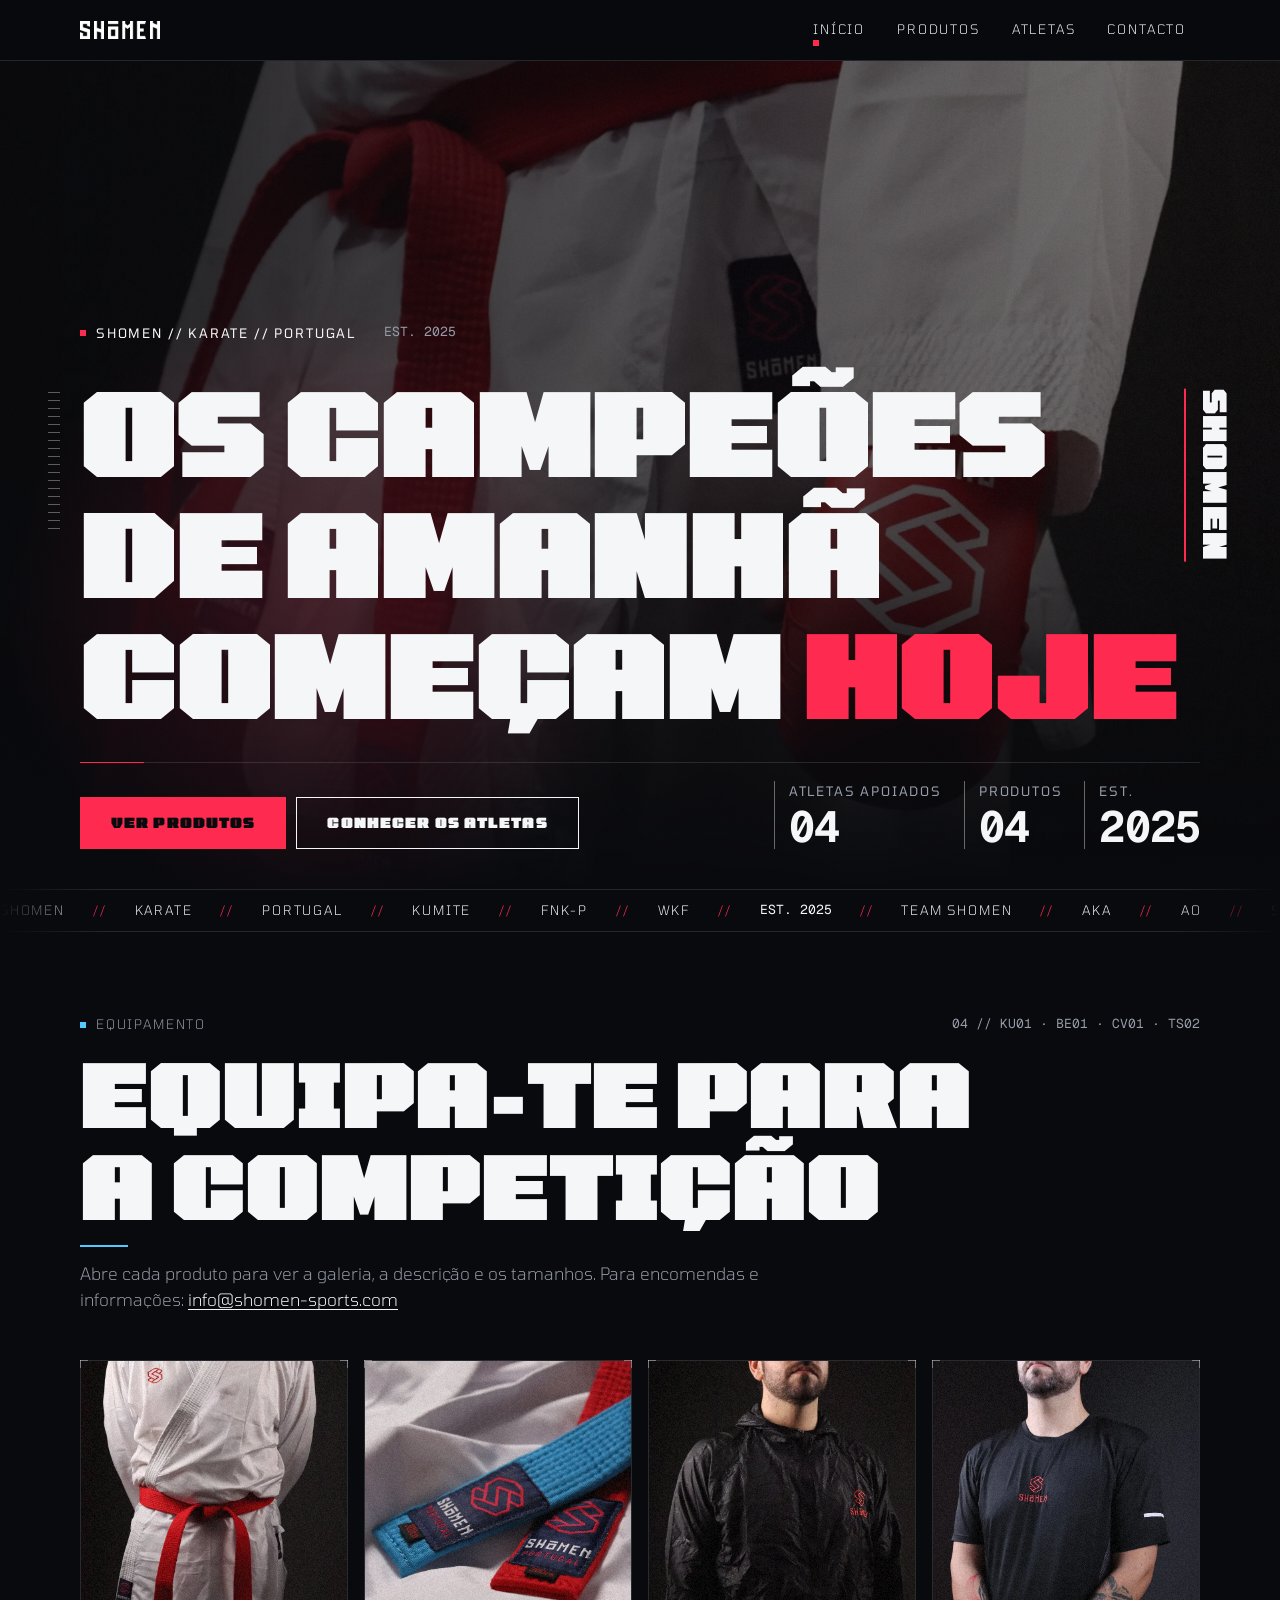
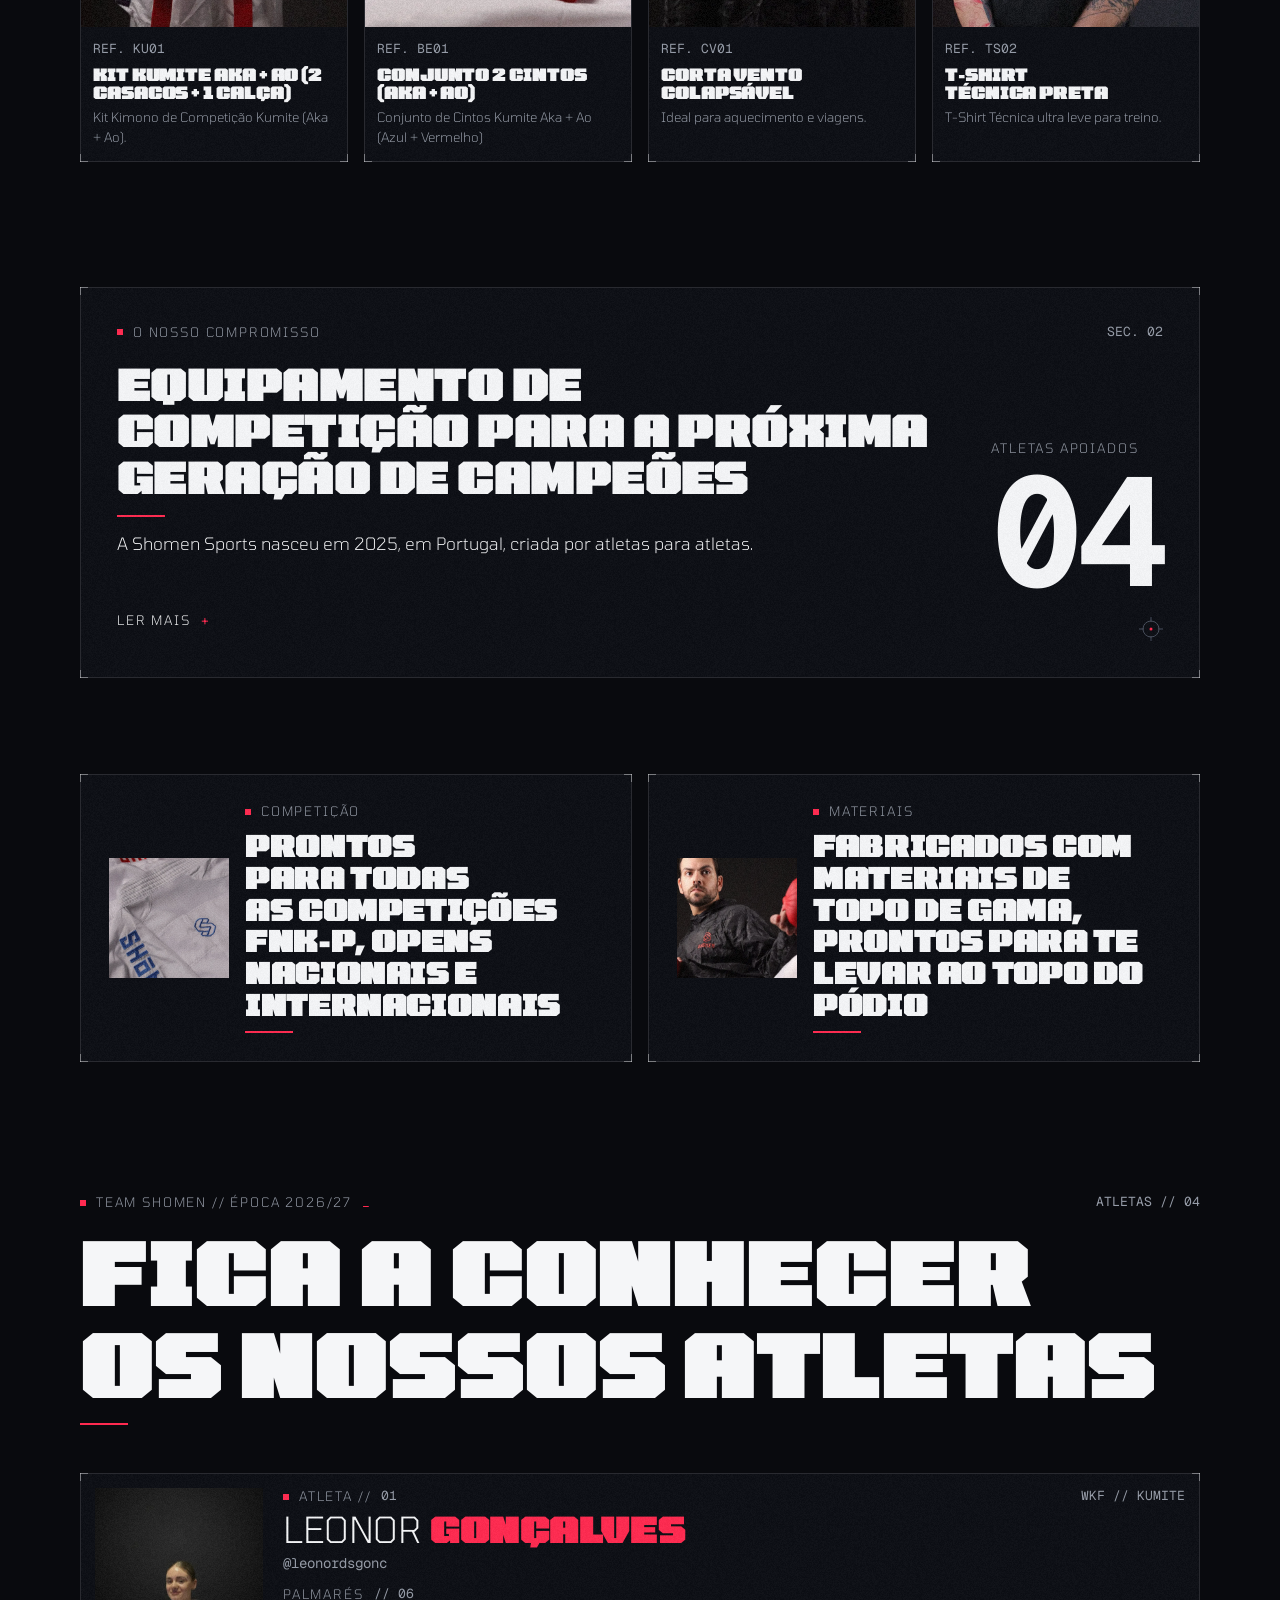
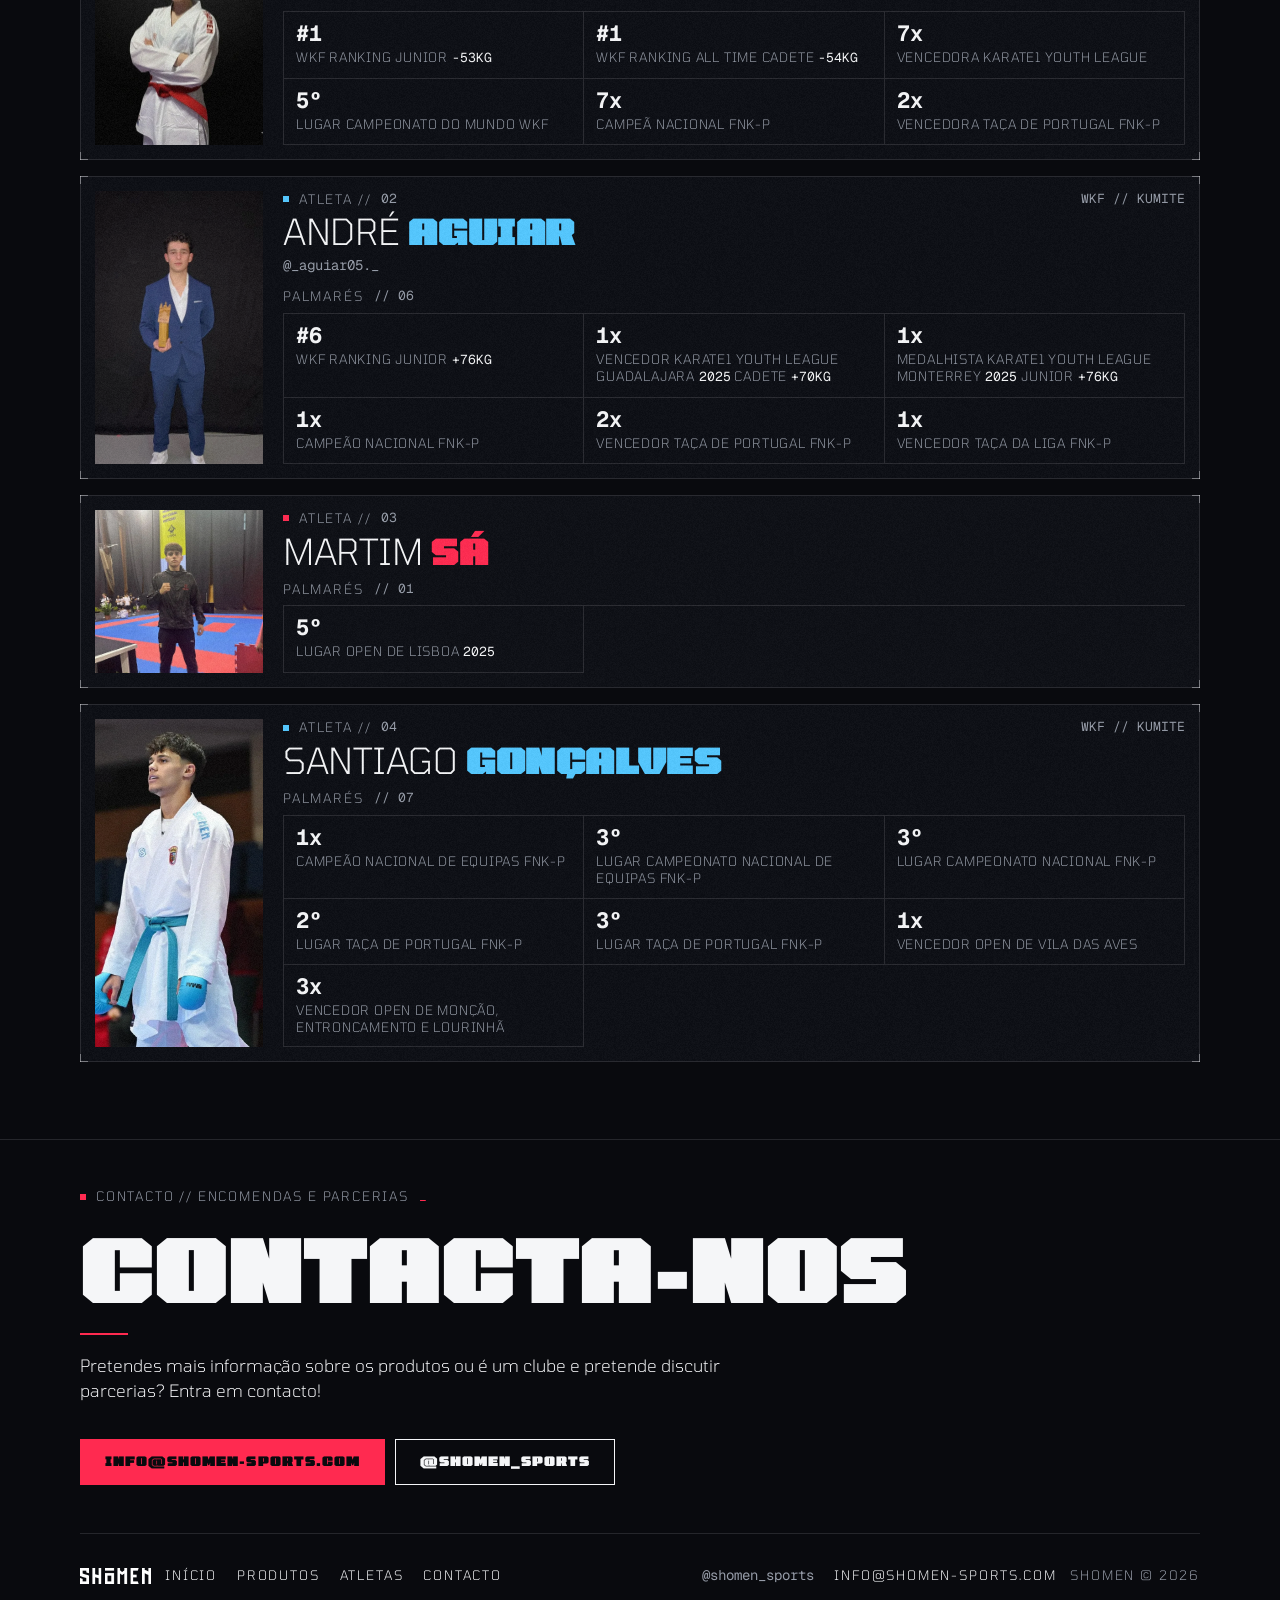
<file: index.html>
<!DOCTYPE html>
<html lang="pt-PT">
<head>
  <meta charset="utf-8">
  <meta name="viewport" content="width=device-width, initial-scale=1">
  <title>Shomen Sports | Equipamento de Karate</title>
  <meta name="description" content="Shomen Sports: equipamento de competição de kumite criado em Portugal, por atletas para atletas. Kimonos, cintos e vestuário técnico, e apoio à próxima geração de campeões do karate português.">
  <link rel="canonical" href="https://www.shomen-sports.com/">
  <link rel="icon" href="favicon.ico" sizes="any">
  <link rel="apple-touch-icon" href="apple-touch-icon.png">
  <meta property="og:type" content="website">
  <meta property="og:site_name" content="Shomen Sports">
  <meta property="og:title" content="Shomen Sports | Equipamento de Karate">
  <meta property="og:description" content="Equipamento de competição de kumite criado em Portugal, por atletas para atletas.">
  <meta property="og:url" content="https://www.shomen-sports.com/">
  <meta property="og:image" content="https://www.shomen-sports.com/assets/img/originals/social-media-image.png">
  <meta property="og:image:width" content="1680">
  <meta property="og:image:height" content="840">
  <meta property="og:locale" content="pt_PT">
  <meta name="twitter:card" content="summary_large_image">
  <meta name="twitter:title" content="Shomen Sports | Equipamento de Karate">
  <meta name="twitter:description" content="Equipamento de competição de kumite criado em Portugal, por atletas para atletas.">
  <meta name="twitter:image" content="https://www.shomen-sports.com/assets/img/originals/social-media-image.png">
  <style>
/* ==========================================================================
   SHOMEN — Phase 4 single-file site (Variant A "Directo" of docs/explorations/phase-4). Everything (CSS, JS, fonts, grain) lives in this file; only the photos are external (assets/img/).
   Same tokens and components as Phase 3, tighter spacing, bigger type jumps,
   the Phase 4 motion vocabulary. Author with file paths under assets/ for fonts and grain, then run python tools/inline-assets.py before committing.
   ========================================================================== */

@font-face { font-family: "Tomorrow"; src: url("[data-uri]") format("woff2"); font-weight: 300; font-style: normal; font-display: swap; }
@font-face { font-family: "Tomorrow"; src: url("[data-uri]") format("woff2"); font-weight: 400; font-style: normal; font-display: swap; }
@font-face { font-family: "Tomorrow"; src: url("[data-uri]") format("woff2"); font-weight: 900; font-style: normal; font-display: swap; }
@font-face { font-family: "Geist Mono"; src: url("[data-uri]") format("woff2"); font-weight: 400; font-style: normal; font-display: swap; }
@font-face { font-family: "Geist Mono"; src: url("[data-uri]") format("woff2"); font-weight: 700; font-style: normal; font-display: swap; }

:root {
  --bg: #090A0E;
  --panel: rgba(14, 16, 22, .85);
  --panel-solid: #0E1016;
  --white: #F5F6F8;
  --grey: #969CA8;
  --dim: #464C5A;
  --red: #FF2A50;
  --blue: #54C8FF;
  --line: rgba(245, 246, 248, .12);
  --tick: rgba(245, 246, 248, .4);
  --key: var(--red);
  --alt: var(--blue);

  --font-sans: "Tomorrow", system-ui, -apple-system, "Segoe UI", sans-serif;
  --font-mono: "Geist Mono", ui-monospace, "SFMono-Regular", Menlo, monospace;

  --fs-hero: clamp(48px, 9vw, 140px);
  --fs-h2: clamp(40px, 7vw, 88px);
  --fs-h2-band: clamp(26px, 3.6vw, 44px);
  --fs-h3: clamp(24px, 2.6vw, 34px);
  --fs-display: clamp(96px, 16vw, 220px);
  --fs-body: 17px;
  --fs-micro: 13px;
  --track-micro: .14em;
  --track-label: .06em;      /* readout + palmarés labels */

  --max: 1200px;
  --gutter: clamp(16px, 4vw, 40px);
  --gap: 16px;
  --space: clamp(48px, 6vw, 80px);
  --space-sm: clamp(24px, 4vw, 48px);
  --nav-h: 60px;
  --ease: cubic-bezier(.2, .8, .2, 1);
  --ease-out: cubic-bezier(.16, 1, .3, 1);
}

[data-key="red"] { --key: var(--red); --alt: var(--blue); }
[data-key="blue"] { --key: var(--blue); --alt: var(--red); }

/* ---------- base ---------- */
*, *::before, *::after { box-sizing: border-box; border-radius: 0; }
html { -webkit-text-size-adjust: 100%; scroll-padding-top: calc(var(--nav-h) + 12px); scroll-behavior: smooth; }
body { margin: 0; background: var(--bg); color: var(--white); font-family: var(--font-sans); font-weight: 300; font-size: var(--fs-body); line-height: 1.5; overflow-wrap: anywhere; overflow-x: clip; }
html.menu-open, html.menu-open body, html.modal-open, html.modal-open body { overflow: hidden; }
img { display: block; max-width: 100%; height: auto; }
figure { margin: 0; }
address { font-style: normal; }
p { margin: 0 0 1em; max-width: 62ch; }
p:last-child { margin-bottom: 0; }
strong { font-weight: 900; }
h1, h2, h3, .h1, .h2, .h3, .name { margin: 0; font-weight: 900; line-height: .96; letter-spacing: -.012em; text-transform: uppercase; text-wrap: balance; overflow-wrap: normal; }
h1, .h1 { font-size: var(--fs-hero); line-height: 1.05; letter-spacing: -.02em; }
h2, .h2 { font-size: var(--fs-h2); line-height: 1.04; }
h3, .h3 { font-size: var(--fs-h3); }
.h2--band { font-size: var(--fs-h2-band); line-height: 1.06; }
a { color: var(--white); text-underline-offset: .18em; text-decoration-thickness: 1px; }
a:hover { color: var(--key); }
:focus-visible { outline: 2px solid var(--key); outline-offset: 3px; }
button { font: inherit; }
.mono { font-family: var(--font-mono); letter-spacing: 0; font-weight: 400; }
.key { color: var(--key); }
.grey { color: var(--grey); }
.nobr { white-space: nowrap; }
.visually-hidden { position: absolute; width: 1px; height: 1px; margin: -1px; padding: 0; overflow: hidden; clip: rect(0 0 0 0); white-space: nowrap; border: 0; }
.skip-link { position: absolute; left: var(--gutter); top: -100px; z-index: 100; padding: 12px 16px; background: var(--white); color: var(--bg); font-weight: 900; text-transform: uppercase; letter-spacing: .08em; font-size: 13px; }
.skip-link:focus { top: 12px; }
.wrap { max-width: var(--max); margin-inline: auto; padding-inline: var(--gutter); }
.section { padding-block: var(--space); }
.section--tight { padding-block: var(--space-sm); }
.section__head { display: grid; gap: 14px; margin-bottom: var(--space-sm); }
.section__head--end { justify-items: end; text-align: right; }
.section__head--end p { margin-left: auto; }
.stack { display: grid; gap: 14px; }
.stack--lg { gap: 28px; }

/* ---------- grain ---------- */
.panel::after, .photo::after { content: ""; position: absolute; inset: 0; z-index: 2; background: url("[data-uri]") repeat 0 0 / 200px 200px; opacity: .028; pointer-events: none; }

/* ---------- micro-labels, rules, readouts, chips, reticle ---------- */
.micro { display: inline-flex; align-items: center; gap: 10px; margin: 0; color: var(--grey); font-family: var(--font-sans); font-weight: 300; font-size: var(--fs-micro); letter-spacing: var(--track-micro); line-height: 1.3; text-transform: uppercase; }
.micro--white { color: var(--white); }
.micro--dot::before { content: ""; flex: none; width: 6px; height: 6px; background: var(--key); }
.micro--tick::before { content: ""; flex: none; width: 3px; height: 12px; background: var(--alt); }
.micro .mono { font-size: 13px; }
.microbar { display: flex; flex-wrap: wrap; align-items: center; justify-content: space-between; gap: 10px 28px; list-style: none; margin: 0; padding: 0; }
.microbar--start { justify-content: flex-start; }
.rule { border: 0; margin: 0; height: 1px; width: 100%; background: var(--line); }
.rule--key { height: 2px; width: 48px; max-width: 48px; background: var(--key); transform-origin: left center; }
.section__head--end .rule--key { transform-origin: right center; }
.readout { display: grid; gap: 6px; align-content: start; }
.readout__label { color: var(--grey); }
.readout__value { font-family: var(--font-mono); font-weight: 700; font-size: clamp(28px, 4vw, 40px); line-height: 1; color: var(--white); letter-spacing: -.02em; font-variant-numeric: tabular-nums; }
.readout--sm .readout__value { font-size: 18px; font-weight: 400; letter-spacing: 0; }
.readout--text .readout__value { font-family: var(--font-sans); font-weight: 300; font-size: 17px; letter-spacing: 0; line-height: 1.4; }
.readout--end { text-align: right; justify-items: end; }
.readout--display .readout__value { font-size: var(--fs-display); letter-spacing: -.04em; line-height: .9; }
.readouts { list-style: none; margin: 0; padding: 0; border-top: 1px solid var(--line); }
.readouts li { display: grid; grid-template-columns: 56px 1fr; gap: 12px; align-items: baseline; padding: 9px 0; border-bottom: 1px solid var(--line); }
.readouts .val { font-family: var(--font-mono); font-weight: 700; font-size: 20px; line-height: 1; color: var(--white); }
.readouts .lab { font-weight: 300; font-size: var(--fs-micro); letter-spacing: var(--track-label); text-transform: uppercase; line-height: 1.35; color: var(--grey); }
.chips { display: flex; flex-wrap: wrap; gap: 6px; list-style: none; margin: 0; padding: 0; }
.chip { display: inline-flex; align-items: center; justify-content: center; min-height: 34px; padding: 0 12px; border: 1px solid var(--line); font-family: var(--font-mono); font-size: 14px; line-height: 1; color: var(--white); transition: border-color .25s var(--ease), color .25s var(--ease); }
.chip:hover { border-color: var(--key); color: var(--key); }
.reticle { display: block; width: 24px; height: 24px; color: var(--dim); flex: none; }
.reticle circle, .reticle line { stroke: currentColor; stroke-width: 1; fill: none; }
.reticle .reticle__dot { fill: var(--key); stroke: none; }
.reticle .reticle__arms { transform-origin: 12px 12px; animation: spin 24s linear infinite; }
.handle { font-family: var(--font-mono); font-size: 14px; color: var(--grey); text-decoration: none; }
.handle:hover { color: var(--key); text-decoration: underline; }

/* ---------- panel ---------- */
.panel { position: relative; background: var(--panel); border: 1px solid var(--line); padding: clamp(18px, 3vw, 36px); transition: border-color .4s var(--ease); }
.panel--flush { padding: 0; }
.panel::before { content: ""; position: absolute; inset: -1px; z-index: 3; pointer-events: none;
  background-image: linear-gradient(var(--tick), var(--tick)), linear-gradient(var(--tick), var(--tick)), linear-gradient(var(--tick), var(--tick)), linear-gradient(var(--tick), var(--tick)), linear-gradient(var(--tick), var(--tick)), linear-gradient(var(--tick), var(--tick)), linear-gradient(var(--tick), var(--tick)), linear-gradient(var(--tick), var(--tick));
  background-size: 8px 1px, 1px 8px, 8px 1px, 1px 8px, 8px 1px, 1px 8px, 8px 1px, 1px 8px;
  background-position: 0 0, 0 0, 100% 0, 100% 0, 0 100%, 0 100%, 100% 100%, 100% 100%;
  background-repeat: no-repeat; }
.panel > * { position: relative; z-index: 1; }
.panel__head { display: flex; flex-wrap: wrap; justify-content: space-between; align-items: center; gap: 10px 24px; margin-bottom: 20px; }
.panel--hover:hover, .panel.is-flash, .panel.is-active { --tick: var(--key); }
.panel--hover:hover, .panel.is-active { border-color: rgba(245, 246, 248, .28); }

/* ---------- photo + parallax ---------- */
.photo { position: relative; overflow: hidden; background: var(--panel-solid); }
.photo img { width: 100%; height: 100%; object-fit: cover; object-position: 50% 50%; }
.photo--fade::before { content: ""; position: absolute; inset: 0; z-index: 1; background: linear-gradient(transparent 40%, var(--bg)); pointer-events: none; }
.photo--vignette::before { content: ""; position: absolute; inset: 0; z-index: 1; background: linear-gradient(to top, rgba(9, 10, 14, .85), transparent 45%); pointer-events: none; }
img.pos-top { object-position: 50% 10%; }
img.pos-20 { object-position: 50% 20%; }
.photo--4x5 { aspect-ratio: 4 / 5; }
.photo--1x1 { aspect-ratio: 1; }
.parallax img { transform: translate3d(0, var(--py, 0px), 0) scale(1.14); will-change: transform; }
.zoom img { transition: transform .8s var(--ease-out); }
.zoom:hover img, a:hover > .zoom img, button:hover > .zoom img { transform: scale(1.05); }
.parallax.zoom:hover img { transform: translate3d(0, var(--py, 0px), 0) scale(1.19); }

/* ---------- buttons ---------- */
.btn { position: relative; display: inline-flex; align-items: center; justify-content: center; gap: 12px; min-height: 46px; padding: 0 24px; border: 1px solid var(--white); background-color: transparent; color: var(--white); font-family: var(--font-sans); font-weight: 900; font-size: 13px; line-height: 1; letter-spacing: .08em; text-transform: uppercase; text-decoration: none; text-align: center; cursor: pointer; overflow: hidden; isolation: isolate;
  background-image: linear-gradient(var(--white), var(--white)); background-size: 0% 100%; background-repeat: no-repeat; background-position: left center;
  transition: background-size .4s var(--ease-out), color .25s var(--ease), border-color .25s var(--ease); }
.btn:hover, .btn:focus-visible { background-size: 100% 100%; color: var(--bg); border-color: var(--white); }
.btn--primary { background-color: var(--key); border-color: var(--key); color: var(--bg); }
.btn--primary:hover, .btn--primary:focus-visible { border-color: var(--white); }
.btn--ghost { border-color: var(--line); }
.btn--sm { min-height: 38px; padding: 0 14px; }
.actions { display: flex; flex-wrap: wrap; gap: 10px; }
.actions--center { justify-content: center; }
.link-btn { display: inline-flex; align-items: center; gap: 10px; min-height: 40px; padding: 0; border: 0; background: none; color: var(--white); font-family: var(--font-sans); font-weight: 300; font-size: var(--fs-micro); letter-spacing: var(--track-micro); text-transform: uppercase; cursor: pointer; text-decoration: none; }
.link-btn::after { content: "+"; font-family: var(--font-mono); color: var(--key); transition: transform .3s var(--ease-out); }
.link-btn[aria-expanded="true"]::after { transform: rotate(45deg); }
.link-btn:hover { color: var(--key); }

/* ---------- nav (top bar) ---------- */
.progress { position: fixed; top: 0; left: 0; z-index: 60; height: 2px; width: 100%; background: var(--key); transform: scaleX(0); transform-origin: left center; pointer-events: none; }
.nav { position: sticky; top: 0; z-index: 50; isolation: isolate; border-bottom: 1px solid var(--line); }
.nav::before { content: ""; position: absolute; inset: 0; z-index: -1; background: rgba(9, 10, 14, .92); -webkit-backdrop-filter: blur(12px); backdrop-filter: blur(12px); }
.nav__inner { position: relative; z-index: 41; display: flex; align-items: center; justify-content: space-between; gap: 24px; min-height: var(--nav-h); }
.nav__logo { display: inline-flex; align-items: center; min-height: 44px; }
.nav__logo img { height: 18px; width: auto; }
.nav__menu { position: absolute; top: 0; right: max(var(--gutter), calc((100% - var(--max)) / 2 + var(--gutter))); height: var(--nav-h); display: flex; align-items: center; z-index: 42; }
.nav__list { position: relative; display: flex; gap: 4px; list-style: none; margin: 0; padding: 0; }
.nav__link { display: inline-flex; align-items: center; gap: 10px; min-height: 44px; padding: 0 14px; color: var(--white); font-weight: 300; font-size: 13px; letter-spacing: var(--track-micro); text-transform: uppercase; text-decoration: none; }
.nav__link:hover { color: var(--white); text-decoration: underline; }
.nav__dot { position: absolute; left: 0; bottom: 6px; width: 6px; height: 6px; background: var(--key); transform: translateX(var(--x, 14px)) scaleX(var(--w, 1)); transform-origin: left center; transition: transform .45s var(--ease-out); pointer-events: none; }
.nav__link[aria-current="true"] { color: var(--white); }
.nav__toggle { display: none; align-items: center; justify-content: center; min-width: 48px; min-height: 44px; padding: 0 14px; border: 1px solid var(--line); background: transparent; color: var(--white); font-family: var(--font-sans); font-weight: 300; font-size: 13px; letter-spacing: var(--track-micro); text-transform: uppercase; cursor: pointer; }
.nav__toggle:hover { border-color: var(--white); }
.nav__menu-foot { display: none; }
@media (max-width: 719.98px) {
  .nav__toggle { display: inline-flex; }
  .nav__menu { position: fixed; inset: 0; z-index: 40; height: auto; right: 0; display: none; flex-direction: column; justify-content: center; align-items: stretch; padding: calc(var(--nav-h) + 24px) var(--gutter) 40px; background: rgba(9, 10, 14, .96); }
  .nav__menu.is-open { display: flex; animation: fadeIn .3s var(--ease); }
  .nav__list { flex-direction: column; gap: 6px; }
  .nav__link { display: flex; padding: 0; min-height: 56px; font-weight: 900; font-size: 44px; letter-spacing: -.01em; line-height: 1; }
  .nav__link::before { content: ""; width: 10px; height: 10px; background: var(--key); transform: scale(0); transition: transform .3s var(--ease-out); }
  .nav__link[aria-current="true"]::before { transform: scale(1); }
  .nav__dot { display: none; }
  .nav__menu.is-open .nav__link { animation: rise .5s var(--ease-out) both; animation-delay: calc(var(--i, 0) * 70ms); }
  .nav__menu-foot { display: grid; gap: 12px; margin-top: 36px; }
}

/* ---------- hero (full-bleed) ---------- */
.hero { position: relative; display: grid; align-items: end; height: min(92vh, 900px); height: min(92svh, 900px); min-height: 540px; overflow: hidden; isolation: isolate; }
.hero__photo { position: absolute; inset: 0; z-index: 0; }
.hero__photo img { object-position: 51% 8%; filter: brightness(.55) saturate(.9); transform: translate3d(calc(var(--mx, 0) * 1px), calc(var(--py, 0px) + var(--my, 0) * 1px), 0) scale(1.14); will-change: transform; }
.hero__scrim { position: absolute; inset: 0; z-index: 1; pointer-events: none; background: linear-gradient(90deg, rgba(9, 10, 14, .78) 0%, rgba(9, 10, 14, .45) 50%, rgba(9, 10, 14, .1) 100%), linear-gradient(transparent 45%, var(--bg)); }
.hero__glow { position: absolute; z-index: 2; left: -10%; bottom: -20%; width: 70vw; height: 70vw; max-width: 900px; max-height: 900px; pointer-events: none; background: radial-gradient(closest-side, var(--key), transparent 70%); opacity: .16; animation: glow 8s ease-in-out infinite; }
.hero__content { position: relative; z-index: 3; width: 100%; padding-block: calc(var(--nav-h) + 24px) 40px; display: grid; gap: 22px; }
.hero__title > span { display: block; }
.hero__title .w { display: inline-block; }
.hero__foot { display: grid; gap: 18px; }
.hero__rule { background: linear-gradient(90deg, var(--key) 0 64px, var(--line) 64px); }
.hero__bar { display: flex; flex-wrap: wrap; justify-content: space-between; align-items: flex-end; gap: 20px 32px; }
.hero__stats { display: flex; flex-wrap: wrap; gap: 12px 0; list-style: none; margin: 0; padding: 0; }
.hero__stats .readout { padding: 2px 22px 0 14px; border-left: 1px solid var(--tick); }
.hero__stats .readout:last-child { padding-right: 0; }
.hero__stats .readout__value { font-size: clamp(30px, 3.4vw, 44px); }
.btn--lg { min-height: 52px; padding: 0 30px; font-size: 14px; }
.hero .micro { font-weight: 400; }
.hero__vword { display: none; position: absolute; right: calc(var(--gutter) + 8px); top: 50%; z-index: 3; transform: translateY(-50%); writing-mode: vertical-rl; font-weight: 900; font-size: 32px; letter-spacing: .04em; text-transform: uppercase; line-height: 1; color: var(--white); padding-left: 14px; border-left: 2px solid var(--key); animation: drift 9s ease-in-out infinite; }
.hero__ruler { display: none; position: absolute; left: calc(var(--gutter) + 8px); top: 40%; z-index: 3; width: 12px; height: 140px; background: repeating-linear-gradient(to bottom, rgba(245, 246, 248, .35) 0 1px, transparent 1px 8px); animation: rulerScroll 4s linear infinite; }
@media (min-width: 960px) {
  .hero__vword, .hero__ruler { display: block; }
}

/* ---------- ticker ---------- */
.ticker { overflow: hidden; border-block: 1px solid var(--line); padding: 12px 0; -webkit-mask-image: linear-gradient(90deg, transparent, #000 8%, #000 92%, transparent); mask-image: linear-gradient(90deg, transparent, #000 8%, #000 92%, transparent); }
.ticker__track { display: flex; width: max-content; animation: ticker 48s linear infinite; }
.ticker__track > span { display: inline-flex; gap: 28px; padding-right: 28px; white-space: nowrap; }
.ticker__track i { font-style: normal; color: var(--key); }
.ticker:hover .ticker__track { animation-play-state: paused; }

/* ---------- product tiles (2-up → 4-up) ---------- */
.tiles { display: grid; grid-template-columns: repeat(2, minmax(0, 1fr)); gap: var(--gap); list-style: none; margin: 0; padding: 0; }
@media (min-width: 720px) { .tiles { grid-template-columns: repeat(4, minmax(0, 1fr)); } }
.tile { display: flex; flex-direction: column; }
.tile__btn { display: flex; flex-direction: column; height: 100%; width: 100%; padding: 0; border: 0; background: none; color: inherit; text-align: left; cursor: pointer; font: inherit; }
.tile .photo { display: block; aspect-ratio: 1; }
.tile__body { padding: 12px 12px 14px; display: grid; gap: 6px; align-content: start; }
.tile__name, .tile__ref { display: block; }
.tile__name { font-size: clamp(14px, 1.4vw, 17px); font-weight: 900; text-transform: uppercase; line-height: 1.1; letter-spacing: -.005em; margin: 0; transition: color .25s var(--ease); text-wrap: pretty; overflow-wrap: normal; }
.tile__ref { font-family: var(--font-mono); font-size: var(--fs-micro); color: var(--grey); display: flex; justify-content: space-between; gap: 8px; }
.tile__ref .open { color: var(--key); opacity: 0; transform: translateX(-6px); transition: opacity .3s var(--ease), transform .3s var(--ease-out); }
.tile__btn:hover .open, .tile__btn:focus-visible .open, .tile__btn[aria-expanded="true"] .open { opacity: 1; transform: none; }
.tile__btn:hover .tile__name, .tile__btn[aria-expanded="true"] .tile__name { color: var(--key); }
.tile__btn[aria-expanded="true"] .open::before { content: "FECHAR"; }
.tile__btn[aria-expanded="true"] .open span { display: none; }
.tile.is-active { transform: scale(1.02); z-index: 2; }
.tile { transition: transform .5s var(--ease-out); }
.tile__excerpt { font-size: 13px; color: var(--grey); margin: 0; display: none; }
@media (min-width: 720px) { .tile__excerpt { display: block; } }

/* ---------- product sheet (expanding panel under the tiles) ---------- */
.sheet { display: grid; grid-template-rows: 0fr; transition: grid-template-rows .55s var(--ease-out); }
.sheet.is-open { grid-template-rows: 1fr; }
.sheet__clip { overflow: hidden; min-height: 0; }
.sheet__inner { margin-top: var(--gap); }
.product { display: none; }
.product.is-active { display: block; }
.sheet .product[hidden] { display: none; }
.product__body { display: grid; gap: 24px; }
.product__gallery { display: grid; gap: 10px; }
.product__main { aspect-ratio: 4 / 5; }
.product__main img { transition: opacity .3s var(--ease); }
.product__main.is-swapping img { opacity: 0; }
.product__info { display: grid; gap: 16px; align-content: start; }
.product__name { font-size: var(--fs-h3); }
.product__ref { font-family: var(--font-mono); font-size: 14px; color: var(--grey); }
.thumbs { display: flex; flex-wrap: wrap; gap: 6px; list-style: none; margin: 0; padding: 0; }
.thumbs button { display: block; width: 56px; padding: 0; border: 1px solid transparent; background: none; cursor: pointer; opacity: .6; transition: opacity .25s var(--ease), border-color .25s var(--ease), transform .3s var(--ease-out); }
.thumbs button:hover, .thumbs button:focus-visible, .thumbs button[aria-current="true"] { opacity: 1; border-color: var(--key); }
.thumbs button:hover { transform: translateY(-2px); }
.thumbs .photo { aspect-ratio: 1; }
.thumbs img { object-position: 50% 20%; }
html.js .thumbs--short li:nth-child(n+7) { display: none; }
.spec { display: grid; gap: 16px; grid-template-columns: repeat(auto-fit, minmax(180px, 1fr)); border-top: 1px solid var(--line); padding-top: 16px; }
@media (min-width: 800px) { .product__body { grid-template-columns: 5fr 7fr; align-items: start; } .product__main { aspect-ratio: 1; } }

/* ---------- compromisso (compact, ler mais) ---------- */
.fact { display: grid; gap: 24px; }
.fact__copy { display: grid; gap: 14px; }
.fact__aside { display: grid; gap: 20px; }
.more { display: grid; grid-template-rows: 0fr; transition: grid-template-rows .5s var(--ease-out), opacity .4s var(--ease); opacity: 0; }
.more.is-open { grid-template-rows: 1fr; opacity: 1; }
.more > div { overflow: hidden; min-height: 0; display: grid; gap: 14px; }
.more.is-open > div { padding-top: 4px; }
@media (min-width: 900px) { .fact { grid-template-columns: 1fr auto; align-items: end; } .fact__aside { justify-items: end; text-align: right; } }

/* ---------- statement strip (two bands merged) ---------- */
.strip { display: grid; gap: var(--gap); }
.statement { display: grid; grid-template-columns: 88px 1fr; gap: 16px; align-items: center; padding: clamp(16px, 2.4vw, 28px); }
.statement .photo { aspect-ratio: 1; }
.statement__body { display: grid; gap: 10px; }
.statement .h2--band { font-size: clamp(20px, 2.4vw, 30px); }
@media (min-width: 720px) { .strip { grid-template-columns: 1fr 1fr; } .statement { grid-template-columns: 120px 1fr; } }

/* ---------- roster (athletes): photo, name, the full palmarés as a grid of readouts ---------- */
.roster { list-style: none; margin: 0; padding: 0; display: grid; gap: var(--gap); }
.row { display: grid; grid-template-columns: 104px minmax(0, 1fr); grid-template-areas: "thumb head" "pal pal"; gap: 12px 14px; align-items: start; padding: 12px; }
.row__thumb { grid-area: thumb; aspect-ratio: 4 / 5; }
.row__head { grid-area: head; display: grid; gap: 6px; min-width: 0; align-content: start; }
.row__idx { display: flex; flex-wrap: wrap; justify-content: space-between; gap: 4px 12px; }
.row__idx .micro { white-space: nowrap; }
.row .name { font-size: clamp(26px, 2.8vw, 40px); line-height: 1; }
.row .name__first { font-weight: 300; }
.row .name__last { font-weight: 900; color: var(--key); }
.row .name span { display: inline; }
.row .name__first::after { content: " "; }
.row__pal { grid-area: pal; display: grid; gap: 8px; min-width: 0; }
.palmares { list-style: none; margin: 0; padding: 0; display: grid; grid-template-columns: repeat(2, minmax(0, 1fr)); border-top: 1px solid var(--line); border-left: 1px solid var(--line); }
.palmares li { display: grid; gap: 5px; align-content: start; padding: 10px 12px 11px; border-right: 1px solid var(--line); border-bottom: 1px solid var(--line); }
.palmares .val { font-family: var(--font-mono); font-weight: 700; font-size: 22px; line-height: 1; color: var(--white); }
.palmares .lab { font-size: var(--fs-micro); letter-spacing: var(--track-label); text-transform: uppercase; line-height: 1.3; color: var(--grey); }
.palmares .lab .mono { color: var(--white); }
@media (min-width: 720px) {
  .row { grid-template-columns: 168px minmax(0, 1fr); grid-template-areas: "thumb head" "thumb pal"; padding: 14px; gap: 12px 20px; }
  .row__thumb { aspect-ratio: auto; align-self: stretch; min-height: 100%; }
  .row__thumb img { position: absolute; inset: 0; }
  .palmares { grid-template-columns: repeat(3, minmax(0, 1fr)); }
}

/* ---------- footer band (contact folded in) ---------- */
.footband { border-top: 1px solid var(--line); padding-block: var(--space) 28px; }
.contact { display: grid; gap: 18px; }
.contact .h2 { font-size: clamp(40px, 8vw, 96px); }
.footer__meta { display: grid; gap: 14px; align-items: center; margin-top: var(--space-sm); padding-top: 20px; border-top: 1px solid var(--line); }
.footer__logo { display: inline-flex; align-items: center; min-height: 44px; }
.footer__logo img { height: 16px; width: auto; }
.footer__nav ul, .footer__links ul { display: flex; flex-wrap: wrap; gap: 4px 20px; list-style: none; margin: 0; padding: 0; }
.footer__nav a, .footer__links a { display: inline-flex; align-items: center; min-height: 40px; text-decoration: none; }
.footer__nav a:hover, .footer__links a:hover { text-decoration: underline; }
@media (min-width: 720px) { .footer__meta { grid-template-columns: auto 1fr auto auto; } }

/* ---------- gallery dialog (fallback: full thumbnail set) ---------- */
.modal { border: 0; padding: 0; margin: auto; background: transparent; color: var(--white); width: min(1040px, calc(100vw - 24px)); max-width: none; max-height: calc(100vh - 24px); max-height: calc(100dvh - 24px); overflow: auto; overscroll-behavior: contain; }
.modal::backdrop { background: rgba(9, 10, 14, .82); -webkit-backdrop-filter: blur(6px); backdrop-filter: blur(6px); animation: fadeIn .3s var(--ease); }
.modal[open] { animation: modalIn .45s var(--ease-out); }
.modal__panel { padding: clamp(18px, 3vw, 36px); }
.modal__head { display: flex; flex-wrap: wrap; justify-content: space-between; align-items: center; gap: 12px 24px; margin-bottom: 20px; }
.modal__close { min-height: 44px; padding: 0 18px; }
.modal__grid { display: grid; grid-template-columns: repeat(auto-fill, minmax(140px, 1fr)); gap: 8px; list-style: none; margin: 0; padding: 0; }
.modal__grid a { display: block; }
.modal__grid .photo { aspect-ratio: 1; }

/* ---------- ambient HUD shapes (fixed layer behind the content) ---------- */
.fx { position: fixed; inset: 0; z-index: 0; overflow: hidden; pointer-events: none; }
main, .footband, .nav { position: relative; z-index: 1; }
.fx__s { position: absolute; display: block; color: var(--grey); opacity: .75; animation: fxDrift var(--d, 30s) ease-in-out infinite alternate, fxGlitch var(--g, 9s) steps(1, end) infinite; animation-delay: var(--o, 0s), var(--o2, 0s); }
.fx__s--frame { left: 6%; top: 16%; width: 140px; height: 140px; border: 1px solid var(--tick); --d: 38s; --g: 11s; --o2: 2s; }
.fx__s--frame::before { content: ""; position: absolute; left: -1px; top: -1px; width: 14px; height: 14px; border-left: 2px solid var(--key); border-top: 2px solid var(--key); }
.fx__s--reticle { right: 7%; top: 58%; width: 64px; height: 64px; --d: 30s; --g: 13s; --o: -8s; --o2: 5s; }
.fx__s--reticle svg { display: block; width: 100%; height: 100%; }
.fx__s--reticle circle, .fx__s--reticle line { stroke: currentColor; stroke-width: 1; fill: none; }
.fx__s--reticle .fx__dot { fill: var(--key); stroke: none; }
.fx__s--reticle .fx__arms { transform-origin: 32px 32px; animation: spin 30s linear infinite; }
.fx__s--bar { left: 44%; top: 38%; width: 220px; height: 5px; background: var(--key); opacity: .35; --d: 26s; --g: 8s; --o: -12s; --o2: 1s; }
.fx__s--bracket { left: 10%; bottom: 12%; width: 84px; height: 56px; border: 1px solid var(--tick); border-top: 0; border-bottom: 0; --d: 34s; --g: 12s; --o: -20s; --o2: 7s; }
.fx__s--bracket::before, .fx__s--bracket::after { content: ""; position: absolute; top: -1px; width: 12px; height: 12px; border-top: 1px solid var(--tick); }
.fx__s--bracket::before { left: -1px; } .fx__s--bracket::after { right: -1px; }
.fx__s--square { right: 26%; top: 24%; width: 8px; height: 8px; background: var(--alt); --d: 22s; --g: 10s; --o: -5s; --o2: 4s; }
.fx__s--cross { right: 18%; bottom: 20%; width: 28px; height: 28px; --d: 28s; --g: 14s; --o: -15s; --o2: 9s; }
.fx__s--cross::before, .fx__s--cross::after { content: ""; position: absolute; background: var(--tick); }
.fx__s--cross::before { left: 50%; top: 0; width: 1px; height: 100%; } .fx__s--cross::after { top: 50%; left: 0; height: 1px; width: 100%; }
.fx.is-scrolling .fx__s { animation-name: fxDrift, fxBurst; animation-duration: var(--d, 30s), .5s; animation-iteration-count: infinite, 1; }
@media (max-width: 719.98px) { .fx__s--bar, .fx__s--cross { display: none; } .fx__s--frame { width: 90px; height: 90px; } }
@keyframes fxDrift { from { translate: 0 0; } to { translate: 90px -140px; } }
/* slice glitch: a few frames of horizontal offset + clipping, ~5 % of each cycle, no colour fringes */
@keyframes fxGlitch { 0%, 100% { transform: none; clip-path: none; } 1.5% { transform: translateX(-8px); clip-path: inset(0 0 55% 0); } 3% { transform: translateX(6px); clip-path: inset(40% 0 0 0); } 4.5% { transform: translateX(-3px) skewX(-6deg); clip-path: inset(20% 0 20% 0); } 6% { transform: none; clip-path: none; } }
@keyframes fxBurst { 0% { transform: translateX(-10px); clip-path: inset(0 0 60% 0); } 40% { transform: translateX(7px); clip-path: inset(50% 0 0 0); } 70% { transform: translateX(-4px); clip-path: inset(25% 0 25% 0); } 100% { transform: none; clip-path: none; } }

/* ---------- image slice glitch (script adds two clipped clones inside .photo[data-glitch]) ---------- */
.photo .glitch { position: absolute; inset: 0; z-index: 1; overflow: hidden; opacity: 0; pointer-events: none; animation: glitchA var(--gd, 8s) steps(1, end) infinite; animation-delay: var(--go, 0s); }
.photo .glitch--b { animation-name: glitchB; animation-delay: calc(var(--go, 0s) - 3.1s); }
.photo .glitch img { position: absolute; inset: 0; }
.photo--vignette .glitch { z-index: 0; }
@keyframes glitchA { 0%, 100% { opacity: 0; } 1% { opacity: 1; clip-path: inset(8% 0 76% 0); translate: -10px 0; } 2.2% { clip-path: inset(62% 0 22% 0); translate: 8px 0; } 3.4% { clip-path: inset(30% 0 58% 0); translate: -5px 0; } 4.2% { opacity: 0; } }
@keyframes glitchB { 0%, 100% { opacity: 0; } 1% { opacity: 1; clip-path: inset(45% 0 40% 0); translate: 12px 0; } 2% { clip-path: inset(15% 0 70% 0); translate: -7px 0; } 3% { opacity: 0; } }

/* ---------- motion ---------- */
html.js [data-reveal] { opacity: 0; transform: translateY(14px); }
html.js [data-reveal="left"] { transform: translateX(-28px); }
html.js [data-reveal="right"] { transform: translateX(28px); }
html.js [data-reveal].is-in { opacity: 1; transform: none; transition: opacity .6s var(--ease-out), transform .6s var(--ease-out); transition-delay: calc(var(--i, 0) * 80ms); }
html.js [data-reveal] .rule--key { transform: scaleX(0); }
html.js [data-reveal].is-in .rule--key { transform: scaleX(1); transition: transform .7s var(--ease-out) .25s; }
html.js .hero__title .w { opacity: 0; transform: translateY(.45em); }
html.js .hero.is-in .hero__title .w { opacity: 1; transform: none; transition: opacity .7s var(--ease-out), transform .7s var(--ease-out); transition-delay: calc(140ms + var(--i, 0) * 60ms); }
html.js .readouts li, html.js .palmares li { opacity: 0; transform: translateX(-8px); }
html.js .is-in .readouts li, html.js .more.is-open .readouts li, html.js .is-in .palmares li { opacity: 1; transform: none; transition: opacity .45s var(--ease-out), transform .45s var(--ease-out); transition-delay: calc(120ms + var(--i, 0) * 50ms); }
/* type-on micro-labels: JS reveals the characters, this draws the cursor */
[data-type].is-typing::after { content: "_"; font-family: var(--font-mono); color: var(--key); }
/* scroll-driven where supported (hero photo parallax + slow zoom, small photos drift with view()):
   the animation-timeline / animation-range declarations are added by the script when
   CSS.supports("animation-timeline: scroll()") is true, so this stylesheet stays validator-clean. */
@keyframes heroScroll { from { transform: translate3d(calc(var(--mx, 0) * 1px), calc(var(--my, 0) * 1px), 0) scale(1.14); } to { transform: translate3d(calc(var(--mx, 0) * 1px), calc(28vh + var(--my, 0) * 1px), 0) scale(1.24); } }
@keyframes viewDrift { from { transform: translateY(6%) scale(1.14); } to { transform: translateY(-6%) scale(1.14); } }
@keyframes fadeIn { from { opacity: 0; } }
@keyframes rise { from { opacity: 0; transform: translateY(18px); } }
@keyframes modalIn { from { opacity: 0; transform: translateY(16px) scale(.985); } }
@keyframes spin { to { transform: rotate(360deg); } }
@keyframes drift { 0%, 100% { transform: translateY(-50%); } 50% { transform: translateY(calc(-50% - 12px)); } }
@keyframes rulerScroll { to { background-position: 0 40px; } }
@keyframes ticker { to { transform: translateX(-50%); } }
@keyframes glow { 0%, 100% { opacity: .12; transform: scale(1); } 50% { opacity: .22; transform: scale(1.08); } }
@media (prefers-reduced-motion: reduce) {
  html.js [data-reveal], html.js .hero__title .w, html.js .readouts li, html.js .palmares li, html.js [data-reveal] .rule--key { opacity: 1; transform: none; transition: none; }
  .ticker__track, .hero__vword, .hero__ruler, .hero__glow, .reticle .reticle__arms, .modal[open], .modal::backdrop, .nav__menu.is-open .nav__link, .fx__s, .fx__s--reticle .fx__arms, .photo .glitch { animation: none; }
  .photo .glitch { display: none; }
  .btn, .thumbs button, .chip, .zoom img, .panel, .panel::before, .tile, .tile__name, .tile__ref .open, .nav__dot, .sheet, .more, .link-btn::after { transition: none; }
  .parallax img, .hero__photo img { transform: scale(1.02); }
  .tile.is-active { transform: none; }
  .hero__glow { opacity: .12; }
  html { scroll-behavior: auto; }
}

/* ---------- Phase 4 index refinements (Variant A "Directo") ---------- */
.product__display { display: none; }
/* Compromisso: 03 as the display moment on desktop, a compact row on phones */
.fact__aside { display: flex; justify-content: space-between; align-items: end; gap: 16px; }
.readout--display .readout__value { font-size: clamp(56px, 12vw, 160px); }
@media (min-width: 900px) { .fact__aside { display: grid; } }
/* hero stats: three in one row on phones */
@media (max-width: 719.98px) { .hero__stats .readout { padding: 2px 12px 0 10px; } .hero__stats .readout__label { letter-spacing: .1em; } }
/* contact band */
.footband { padding-block: var(--space-sm) 24px; }
.contact .h2 { font-size: clamp(34px, 7vw, 88px); }
  </style>
</head>
<body data-key="red">
  <a class="skip-link" href="#conteudo">Saltar para o conteúdo</a>
  <div class="progress" aria-hidden="true"></div>
  <header class="nav" id="top">
    <div class="wrap nav__inner" data-reveal>
      <a class="nav__logo" href="#top"><img src="assets/img/originals/union.png" width="960" height="216" alt="Shomen Sports, início da página"></a>
      <button class="nav__toggle" type="button" aria-expanded="false" aria-controls="nav-menu"><span class="nav__toggle-label">Menu</span></button>
    </div>
    <nav class="nav__menu" id="nav-menu" aria-label="Navegação principal">
      <ul class="nav__list">
        <li style="--i: 0"><a class="nav__link" href="#top" aria-current="true" data-spy="top">Início</a></li>
        <li style="--i: 1"><a class="nav__link" href="#produtos" data-spy="produtos">Produtos</a></li>
        <li style="--i: 2"><a class="nav__link" href="#atletas" data-spy="atletas">Atletas</a></li>
        <li style="--i: 3"><a class="nav__link" href="#contacto" data-spy="contacto">Contacto</a></li>
        <li class="nav__dot" aria-hidden="true"></li>
      </ul>
      <div class="nav__menu-foot">
        <p class="micro">SHOMEN // KARATE // PORTUGAL</p>
        <a class="handle" href="https://instagram.com/shomen_sports" rel="noopener">@shomen_sports</a>
      </div>
    </nav>
  </header>

  <!-- ambient HUD shapes: fixed layer behind the content, drift slowly and glitch (slice offsets) now and then and on scroll -->
  <div class="fx" aria-hidden="true">
    <span class="fx__s fx__s--frame"></span>
    <span class="fx__s fx__s--reticle"><svg viewBox="0 0 64 64" focusable="false"><circle cx="32" cy="32" r="22"/><circle cx="32" cy="32" r="2" class="fx__dot"/><g class="fx__arms"><line x1="32" y1="0" x2="32" y2="14"/><line x1="32" y1="50" x2="32" y2="64"/><line x1="0" y1="32" x2="14" y2="32"/><line x1="50" y1="32" x2="64" y2="32"/></g></svg></span>
    <span class="fx__s fx__s--bar"></span>
    <span class="fx__s fx__s--bracket"></span>
    <span class="fx__s fx__s--square"></span>
    <span class="fx__s fx__s--cross"></span>
  </div>

  <main id="conteudo">
    <section class="hero" aria-labelledby="hero-title">
      <div class="photo hero__photo" data-parallax="0.28" data-mouse data-glitch><img src="assets/img/img_5512-1600.webp" srcset="assets/img/img_5512-800.webp 800w, assets/img/img_5512-1600.webp 1600w" sizes="100vw" width="1600" height="1067" fetchpriority="high" alt="Pormenor de um kimono de kumite branco Shomen com cinto vermelho e luva vermelha"></div>
      <div class="hero__scrim" aria-hidden="true"></div>
      <div class="hero__glow" aria-hidden="true"></div>
      <p class="hero__vword" aria-hidden="true">Shomen</p>
      <div class="hero__ruler" aria-hidden="true"></div>
      <div class="wrap hero__content">
        <div class="stack stack--lg">
          <ul class="microbar microbar--start">
            <li><p class="micro micro--dot micro--white" data-reveal data-type style="--i: 1">SHOMEN // KARATE // PORTUGAL</p></li>
            <li><p class="micro" data-reveal data-type style="--i: 2"><span class="mono">EST. 2025</span></p></li>
          </ul>
          <h1 id="hero-title" class="hero__title">
            <span><span class="w" style="--i: 0">OS</span> <span class="w" style="--i: 1">CAMPEÕES</span></span>
            <span><span class="w" style="--i: 2">DE</span> <span class="w" style="--i: 3">AMANHÃ</span></span>
            <span><span class="w" style="--i: 4">COMEÇAM</span> <span class="w key" style="--i: 5">HOJE</span></span>
          </h1>
          <div class="hero__foot" data-reveal style="--i: 4">
            <hr class="rule hero__rule" aria-hidden="true">
            <div class="hero__bar">
              <div class="actions">
                <a class="btn btn--primary btn--lg" href="#produtos">Ver produtos</a>
                <a class="btn btn--lg" href="#atletas">Conhecer os atletas</a>
              </div>
              <ul class="hero__stats">
                <li class="readout" style="--i: 0"><p class="micro readout__label">Atletas apoiados</p><p class="readout__value" data-settle>04</p></li>
                <li class="readout" style="--i: 1"><p class="micro readout__label">Produtos</p><p class="readout__value" data-settle>04</p></li>
                <li class="readout" style="--i: 2"><p class="micro readout__label">Est.</p><p class="readout__value" data-settle>2025</p></li>
              </ul>
            </div>
          </div>
        </div>
      </div>
    </section>
    <div class="ticker" aria-hidden="true">
      <div class="ticker__track"><span class="micro micro--white"><span>SHOMEN</span><i>//</i><span>KARATE</span><i>//</i><span>PORTUGAL</span><i>//</i><span>KUMITE</span><i>//</i><span>FNK-P</span><i>//</i><span>WKF</span><i>//</i><span class="mono">EST. 2025</span><i>//</i><span>TEAM SHOMEN</span><i>//</i><span>AKA</span><i>//</i><span>AO</span><i>//</i></span><span class="micro micro--white"><span>SHOMEN</span><i>//</i><span>KARATE</span><i>//</i><span>PORTUGAL</span><i>//</i><span>KUMITE</span><i>//</i><span>FNK-P</span><i>//</i><span>WKF</span><i>//</i><span class="mono">EST. 2025</span><i>//</i><span>TEAM SHOMEN</span><i>//</i><span>AKA</span><i>//</i><span>AO</span><i>//</i></span></div>
    </div>
    <section class="section" id="produtos" aria-labelledby="produtos-title" data-key="blue">
      <div class="wrap">
        <div class="section__head" data-reveal="left">
          <ul class="microbar">
            <li><p class="micro micro--dot" data-type>Equipamento</p></li>
            <li><p class="micro"><span class="mono">04 // KU01 · BE01 · CV01 · TS02</span></p></li>
          </ul>
          <h2 id="produtos-title"><span class="nobr">Equipa-te</span> para a competição</h2>
          <hr class="rule rule--key">
          <p class="grey">Abre cada produto para ver a galeria, a descrição e os tamanhos. Para encomendas e informações: <a href="mailto:info@shomen-sports.com">info@shomen-sports.com</a></p>
        </div>
        <ul class="tiles">
          <li class="panel panel--flush panel--hover tile" data-reveal style="--i: 0">
            <button class="tile__btn" type="button" data-product="kit" aria-expanded="false" aria-controls="prod-kit">
              <span class="photo zoom" data-glitch><img src="assets/img/img_5415-800.webp" srcset="assets/img/img_5415-800.webp 800w, assets/img/img_5415-1600.webp 1600w" sizes="(min-width: 1280px) 290px, (min-width: 720px) 24vw, 45vw" width="800" height="1200" loading="lazy" alt="Casaco de kimono de kumite branco Shomen com cinto vermelho, visto de frente"></span>
              <span class="tile__body">
                <span class="tile__ref"><span>REF. KU01</span><span class="open"><span>ABRIR</span> →</span></span>
                <span class="tile__name">Kit Kumite Aka + Ao (2 Casacos + 1 Calça)</span>
                <span class="tile__excerpt">Kit Kimono de Competição Kumite (Aka + Ao).</span>
              </span>
            </button>
          </li>
          <li class="panel panel--flush panel--hover tile" data-reveal style="--i: 1">
            <button class="tile__btn" type="button" data-product="cintos" aria-expanded="false" aria-controls="prod-cintos">
              <span class="photo zoom" data-glitch><img src="assets/img/img_5771-800.webp" srcset="assets/img/img_5771-800.webp 800w, assets/img/img_5771-1600.webp 1600w" sizes="(min-width: 1280px) 290px, (min-width: 720px) 24vw, 45vw" width="800" height="1200" loading="lazy" alt="Cintos de kumite azul e vermelho Shomen sobre um kimono branco"></span>
              <span class="tile__body">
                <span class="tile__ref"><span>REF. BE01</span><span class="open"><span>ABRIR</span> →</span></span>
                <span class="tile__name">Conjunto 2 Cintos (Aka + Ao)</span>
                <span class="tile__excerpt">Conjunto de Cintos Kumite Aka + Ao (Azul + Vermelho)</span>
              </span>
            </button>
          </li>
          <li class="panel panel--flush panel--hover tile" data-reveal style="--i: 2">
            <button class="tile__btn" type="button" data-product="corta-vento" aria-expanded="false" aria-controls="prod-corta-vento">
              <span class="photo zoom"><img class="pos-top" src="assets/img/img_5352-800.webp" srcset="assets/img/img_5352-800.webp 800w, assets/img/img_5352-1600.webp 1600w" sizes="(min-width: 1280px) 290px, (min-width: 720px) 24vw, 45vw" width="800" height="1200" loading="lazy" alt="Atleta com o corta-vento preto Shomen com capuz, visto de frente"></span>
              <span class="tile__body">
                <span class="tile__ref"><span>REF. CV01</span><span class="open"><span>ABRIR</span> →</span></span>
                <span class="tile__name">Corta Vento Colapsável</span>
                <span class="tile__excerpt">Ideal para aquecimento e viagens.</span>
              </span>
            </button>
          </li>
          <li class="panel panel--flush panel--hover tile" data-reveal style="--i: 3">
            <button class="tile__btn" type="button" data-product="tshirt" aria-expanded="false" aria-controls="prod-tshirt">
              <span class="photo zoom"><img class="pos-top" src="assets/img/img_5312-800.webp" srcset="assets/img/img_5312-800.webp 800w, assets/img/img_5312-1600.webp 1600w" sizes="(min-width: 1280px) 290px, (min-width: 720px) 24vw, 45vw" width="800" height="1200" loading="lazy" alt="Atleta com a t-shirt técnica preta Shomen, com o logótipo bordado a vermelho no peito"></span>
              <span class="tile__body">
                <span class="tile__ref"><span>REF. TS02</span><span class="open"><span>ABRIR</span> →</span></span>
                <span class="tile__name">T-Shirt Técnica Preta</span>
                <span class="tile__excerpt">T-Shirt Técnica ultra leve para treino.</span>
              </span>
            </button>
          </li>
        </ul>
        <div class="sheet" data-mode="accordion" aria-hidden="true">
          <div class="sheet__clip">
            <div class="sheet__inner">
        <article class="panel product" id="prod-kit" data-id="kit" aria-labelledby="prod-kit-title" hidden>
          <div class="panel__head">
            <ul class="microbar microbar--start">
              <li><p class="micro micro--dot">Produto // <span class="mono">01</span></p></li>
              <li><p class="micro"><span class="mono">REF. KU01</span></p></li>
            </ul>
            <button class="btn btn--ghost btn--sm" type="button" data-close-product>Fechar</button>
          </div>
          <div class="product__body">
            <div class="product__gallery">
              <a class="product__main-link" href="assets/img/originals/img_5415.jpg" data-main-link>
                <figure class="photo product__main" data-main><img src="assets/img/img_5415-1600.webp" width="800" height="1200" loading="lazy" alt="Casaco de kimono de kumite branco Shomen com cinto vermelho, visto de frente"></figure>
              </a>
              <ul class="thumbs thumbs--short" role="list">
              <li><button type="button" aria-current="true" data-src="assets/img/img_5415-1600.webp" data-full="assets/img/originals/img_5415.jpg" data-alt="Casaco de kimono de kumite branco Shomen com cinto vermelho, visto de frente"><span class="photo"><img src="assets/img/img_5415-800.webp" width="800" height="1200" loading="lazy" alt=""></span></button></li>
              <li><button type="button" data-src="assets/img/processed_dc9eaefadaf14dd7a26b86563fd0d076-1600.webp" data-full="assets/img/originals/processed_dc9eaefadaf14dd7a26b86563fd0d076.jpeg" data-alt="Atleta de perfil com o kimono de kumite Shomen, cinto vermelho e luvas vermelhas"><span class="photo"><img src="assets/img/processed_dc9eaefadaf14dd7a26b86563fd0d076-800.webp" width="800" height="1161" loading="lazy" alt="Atleta de perfil com o kimono de kumite Shomen, cinto vermelho e luvas vermelhas"></span></button></li>
              <li><button type="button" data-src="assets/img/img_5612-1600.webp" data-full="assets/img/originals/img_5612.jpg" data-alt="Atleta de costas com o kimono de kumite Shomen e cinto vermelho"><span class="photo"><img src="assets/img/img_5612-800.webp" width="800" height="1200" loading="lazy" alt="Atleta de costas com o kimono de kumite Shomen e cinto vermelho"></span></button></li>
              <li><button type="button" data-src="assets/img/img_5550-1600.webp" data-full="assets/img/originals/img_5550.jpg" data-alt="Atleta em posição de guarda com o kimono de kumite Shomen e luvas vermelhas"><span class="photo"><img src="assets/img/img_5550-800.webp" width="800" height="1200" loading="lazy" alt="Atleta em posição de guarda com o kimono de kumite Shomen e luvas vermelhas"></span></button></li>
              <li><button type="button" data-src="assets/img/img_5796-1600.webp" data-full="assets/img/originals/img_5796.jpg" data-alt="Kimonos Shomen com as letras bordadas a vermelho e a azul, com cintos vermelho e azul"><span class="photo"><img src="assets/img/img_5796-800.webp" width="800" height="1200" loading="lazy" alt="Kimonos Shomen com as letras bordadas a vermelho e a azul, com cintos vermelho e azul"></span></button></li>
              <li><button type="button" data-src="assets/img/img_5570-1600.webp" data-full="assets/img/originals/img_5570.jpg" data-alt="Atleta a executar um pontapé com o kimono de kumite Shomen"><span class="photo"><img src="assets/img/img_5570-800.webp" width="800" height="1200" loading="lazy" alt="Atleta a executar um pontapé com o kimono de kumite Shomen"></span></button></li>
              <li><button type="button" data-src="assets/img/img_5632-1600.webp" data-full="assets/img/originals/img_5632.jpg" data-alt="Pormenor das letras Shomen bordadas a azul no ombro do casaco"><span class="photo"><img src="assets/img/img_5632-800.webp" width="800" height="1200" loading="lazy" alt="Pormenor das letras Shomen bordadas a azul no ombro do casaco"></span></button></li>
              <li><button type="button" data-src="assets/img/img_5512-1600.webp" data-full="assets/img/originals/img_5512.jpg" data-alt="Pormenor do cinto vermelho e da luva vermelha sobre o kimono Shomen"><span class="photo"><img src="assets/img/img_5512-800.webp" width="800" height="533" loading="lazy" alt="Pormenor do cinto vermelho e da luva vermelha sobre o kimono Shomen"></span></button></li>
              <li><button type="button" data-src="assets/img/processed_8f9180724d1d467d9e040940591ac946-1600.webp" data-full="assets/img/originals/processed_8f9180724d1d467d9e040940591ac946.jpeg" data-alt="Casaco de kimono Shomen com cinto azul e letras bordadas a azul no ombro"><span class="photo"><img src="assets/img/processed_8f9180724d1d467d9e040940591ac946-800.webp" width="800" height="1200" loading="lazy" alt="Casaco de kimono Shomen com cinto azul e letras bordadas a azul no ombro"></span></button></li>
              <li><button type="button" data-src="assets/img/img_5536-1600.webp" data-full="assets/img/originals/img_5536.jpg" data-alt="Pormenor do ombro do casaco com as letras Shomen bordadas a vermelho"><span class="photo"><img src="assets/img/img_5536-800.webp" width="800" height="533" loading="lazy" alt="Pormenor do ombro do casaco com as letras Shomen bordadas a vermelho"></span></button></li>
              <li><button type="button" data-src="assets/img/img_5495-1600.webp" data-full="assets/img/originals/img_5495.jpg" data-alt="Pormenor das calças do kimono Shomen e de uma proteção de pé vermelha"><span class="photo"><img src="assets/img/img_5495-800.webp" width="800" height="533" loading="lazy" alt="Pormenor das calças do kimono Shomen e de uma proteção de pé vermelha"></span></button></li>
              <li><button type="button" data-src="assets/img/img_5480-1600.webp" data-full="assets/img/originals/img_5480.jpg" data-alt="Costas do casaco de kimono Shomen com o logótipo bordado a vermelho na nuca"><span class="photo"><img src="assets/img/img_5480-800.webp" width="800" height="533" loading="lazy" alt="Costas do casaco de kimono Shomen com o logótipo bordado a vermelho na nuca"></span></button></li>
              <li><button type="button" data-src="assets/img/img_5820-1600.webp" data-full="assets/img/originals/img_5820.jpg" data-alt="Pormenor do logótipo Shomen bordado a azul no tecido do kimono"><span class="photo"><img src="assets/img/img_5820-800.webp" width="800" height="1200" loading="lazy" alt="Pormenor do logótipo Shomen bordado a azul no tecido do kimono"></span></button></li>
              <li><button type="button" data-src="assets/img/img_5811-1600.webp" data-full="assets/img/originals/img_5811.jpg" data-alt="Pormenor das letras Shomen bordadas a azul na manga do kimono"><span class="photo"><img src="assets/img/img_5811-800.webp" width="800" height="1200" loading="lazy" alt="Pormenor das letras Shomen bordadas a azul na manga do kimono"></span></button></li>
              <li><button type="button" data-src="assets/img/img_5721-1600.webp" data-full="assets/img/originals/img_5721.jpg" data-alt="Pormenor do logótipo Shomen bordado a vermelho no tecido do kimono"><span class="photo"><img src="assets/img/img_5721-800.webp" width="800" height="1200" loading="lazy" alt="Pormenor do logótipo Shomen bordado a vermelho no tecido do kimono"></span></button></li>
              <li><button type="button" data-src="assets/img/img_5526-1600.webp" data-full="assets/img/originals/img_5526.jpg" data-alt="Atleta com o kimono Shomen a segurar uma luva vermelha"><span class="photo"><img src="assets/img/img_5526-800.webp" width="800" height="533" loading="lazy" alt="Atleta com o kimono Shomen a segurar uma luva vermelha"></span></button></li>
              <li><button type="button" data-src="assets/img/processed_02af34c87ba34c368e00a2afd5454093-1600.webp" data-full="assets/img/originals/processed_02af34c87ba34c368e00a2afd5454093.jpeg" data-alt="Casaco de kimono Shomen com cinto azul, visto de frente"><span class="photo"><img src="assets/img/processed_02af34c87ba34c368e00a2afd5454093-800.webp" width="800" height="1067" loading="lazy" alt="Casaco de kimono Shomen com cinto azul, visto de frente"></span></button></li>
              <li><button type="button" data-src="assets/img/processed_c76006b78dc3481c9e852b006b37e263-1600.webp" data-full="assets/img/originals/processed_c76006b78dc3481c9e852b006b37e263.jpeg" data-alt="Pormenor da gola e do logótipo Shomen bordado a azul nas costas do casaco"><span class="photo"><img src="assets/img/processed_c76006b78dc3481c9e852b006b37e263-800.webp" width="800" height="1200" loading="lazy" alt="Pormenor da gola e do logótipo Shomen bordado a azul nas costas do casaco"></span></button></li>
              </ul>
            <button class="link-btn" type="button" data-gallery><span>Ver galeria completa (<span class="mono">18</span>)</span></button>
            </div>
            <div class="product__info">
              
              <h2 class="product__name" id="prod-kit-title">Kit Kumite Aka + Ao (2 Casacos + 1 Calça)</h2>
              <p class="product__ref">REF. KU01</p>
              <div><p>Kit Kimono de Competição Kumite (Aka + Ao). Kimono Ultra Leve, fabricado com materiais topo de gama.</p><p>Inclui: <strong>Casaco Vermelho (Aka), Casaco Azul (Ao), Calças</strong></p></div>
              <div class="spec"><div class="readout readout--text"><p class="micro readout__label">Material</p><p class="readout__value">4oz 100% Polyester</p></div><div class="readout readout--text"><p class="micro readout__label">Aprovação</p><p class="readout__value">Aprovado para uso em todas as provas FNK-P.</p></div></div>
              <div class="stack"><p class="micro micro--dot">Tamanhos</p><ul class="chips"><li class="chip">150</li><li class="chip">155</li><li class="chip">160</li><li class="chip">165</li><li class="chip">170</li><li class="chip">175</li><li class="chip">180</li><li class="chip">185</li><li class="chip">190</li></ul><div><p><strong>Informação de Tamanhos:</strong></p><p>O Kimono é verdadeiro à sua altura, com um corte relaxado e casaco comprido. Para um corte slim-fit ou casaco mais curto, escolha o tamanho abaixo. Por exemplo, se medir 178cm recomendamos o tamanho 180 para um corte relaxado e o tamanho 175 para um corte mais cintado.</p></div></div>
              <div class="actions">
                <a class="btn btn--primary" href="mailto:info@shomen-sports.com?subject=Kit%20Kumite%20Aka%20%2B%20Ao%20(REF.%20KU01)">Encomendar por email</a>
                <a class="btn" href="https://instagram.com/shomen_sports" rel="noopener">@shomen_sports</a>
              </div>
            </div>
          </div>
        </article>
        <article class="panel product" id="prod-cintos" data-id="cintos" aria-labelledby="prod-cintos-title" hidden>
          <div class="panel__head">
            <ul class="microbar microbar--start">
              <li><p class="micro micro--dot">Produto // <span class="mono">02</span></p></li>
              <li><p class="micro"><span class="mono">REF. BE01</span></p></li>
            </ul>
            <button class="btn btn--ghost btn--sm" type="button" data-close-product>Fechar</button>
          </div>
          <div class="product__body">
            <div class="product__gallery">
              <a class="product__main-link" href="assets/img/originals/img_5771.jpg" data-main-link>
                <figure class="photo product__main" data-main><img src="assets/img/img_5771-1600.webp" width="800" height="1200" loading="lazy" alt="Cintos de kumite azul e vermelho Shomen sobre um kimono branco"></figure>
              </a>
              <ul class="thumbs thumbs--short" role="list">
              <li><button type="button" aria-current="true" data-src="assets/img/img_5771-1600.webp" data-full="assets/img/originals/img_5771.jpg" data-alt="Cintos de kumite azul e vermelho Shomen sobre um kimono branco"><span class="photo"><img src="assets/img/img_5771-800.webp" width="800" height="1200" loading="lazy" alt=""></span></button></li>
              <li><button type="button" data-src="assets/img/20250913_1801521-1600.webp" data-full="assets/img/originals/20250913_1801521.jpg" data-alt="Cinto vermelho Shomen com etiqueta bordada"><span class="photo"><img src="assets/img/20250913_1801521-800.webp" width="765" height="765" loading="lazy" alt="Cinto vermelho Shomen com etiqueta bordada"></span></button></li>
              <li><button type="button" data-src="assets/img/20250913_1801181-min-1600.webp" data-full="assets/img/originals/20250913_1801181-min.jpg" data-alt="Cinto azul Shomen com etiqueta bordada"><span class="photo"><img src="assets/img/20250913_1801181-min-800.webp" width="800" height="800" loading="lazy" alt="Cinto azul Shomen com etiqueta bordada"></span></button></li>
              <li><button type="button" data-src="assets/img/img_5651-1600.webp" data-full="assets/img/originals/img_5651.jpg" data-alt="Cinto azul Shomen atado sobre o kimono, com a etiqueta visível"><span class="photo"><img src="assets/img/img_5651-800.webp" width="800" height="1200" loading="lazy" alt="Cinto azul Shomen atado sobre o kimono, com a etiqueta visível"></span></button></li>
              <li><button type="button" data-src="assets/img/img_5423-1600.webp" data-full="assets/img/originals/img_5423.jpg" data-alt="Cinto vermelho atado sobre o kimono Shomen, com a etiqueta Shomen Portugal"><span class="photo"><img src="assets/img/img_5423-800.webp" width="800" height="1200" loading="lazy" alt="Cinto vermelho atado sobre o kimono Shomen, com a etiqueta Shomen Portugal"></span></button></li>
              <li><button type="button" data-src="assets/img/img_5769-1600.webp" data-full="assets/img/originals/img_5769.jpg" data-alt="Cintos azul e vermelho Shomen com etiquetas bordadas, sobre um kimono"><span class="photo"><img src="assets/img/img_5769-800.webp" width="800" height="1200" loading="lazy" alt="Cintos azul e vermelho Shomen com etiquetas bordadas, sobre um kimono"></span></button></li>
              </ul>
            </div>
            <div class="product__info">
              
              <h2 class="product__name" id="prod-cintos-title">Conjunto 2 Cintos (Aka + Ao)</h2>
              <p class="product__ref">REF. BE01</p>
              <div><p>Conjunto de Cintos Kumite Aka + Ao (Azul + Vermelho)</p></div>
              
              <div class="stack"><p class="micro micro--dot">Tamanhos</p><ul class="chips"><li class="chip">280cm</li><li class="chip">300cm</li></ul></div>
              <div class="actions">
                <a class="btn btn--primary" href="mailto:info@shomen-sports.com?subject=Conjunto%202%20Cintos%20(REF.%20BE01)">Encomendar por email</a>
                <a class="btn" href="https://instagram.com/shomen_sports" rel="noopener">@shomen_sports</a>
              </div>
            </div>
          </div>
        </article>
        <article class="panel product" id="prod-corta-vento" data-id="corta-vento" aria-labelledby="prod-corta-vento-title" hidden>
          <div class="panel__head">
            <ul class="microbar microbar--start">
              <li><p class="micro micro--dot">Produto // <span class="mono">03</span></p></li>
              <li><p class="micro"><span class="mono">REF. CV01</span></p></li>
            </ul>
            <button class="btn btn--ghost btn--sm" type="button" data-close-product>Fechar</button>
          </div>
          <div class="product__body">
            <div class="product__gallery">
              <a class="product__main-link" href="assets/img/originals/img_5352.jpg" data-main-link>
                <figure class="photo product__main" data-main><img class="pos-top" src="assets/img/img_5352-1600.webp" width="800" height="1200" loading="lazy" alt="Atleta com o corta-vento preto Shomen com capuz, visto de frente"></figure>
              </a>
              <ul class="thumbs thumbs--short" role="list">
              <li><button type="button" aria-current="true" data-src="assets/img/img_5352-1600.webp" data-full="assets/img/originals/img_5352.jpg" data-alt="Atleta com o corta-vento preto Shomen com capuz, visto de frente"><span class="photo"><img class="pos-top" src="assets/img/img_5352-800.webp" width="800" height="1200" loading="lazy" alt=""></span></button></li>
              <li><button type="button" data-src="assets/img/img_5363-1600.webp" data-full="assets/img/originals/img_5363.jpg" data-alt="Pormenor do logótipo Shomen a vermelho no peito do corta-vento"><span class="photo"><img src="assets/img/img_5363-800.webp" width="800" height="533" loading="lazy" alt="Pormenor do logótipo Shomen a vermelho no peito do corta-vento"></span></button></li>
              <li><button type="button" data-src="assets/img/img_5377-1600.webp" data-full="assets/img/originals/img_5377.jpg" data-alt="Atleta a executar um pontapé com o corta-vento Shomen e luvas vermelhas"><span class="photo"><img src="assets/img/img_5377-800.webp" width="800" height="1200" loading="lazy" alt="Atleta a executar um pontapé com o corta-vento Shomen e luvas vermelhas"></span></button></li>
              <li><button type="button" data-src="assets/img/img_5349-1600.webp" data-full="assets/img/originals/img_5349.jpg" data-alt="Pormenor do logótipo e da palavra Shomen a vermelho no corta-vento preto"><span class="photo"><img src="assets/img/img_5349-800.webp" width="800" height="533" loading="lazy" alt="Pormenor do logótipo e da palavra Shomen a vermelho no corta-vento preto"></span></button></li>
              <li><button type="button" data-src="assets/img/img_5386-1600.webp" data-full="assets/img/originals/img_5386.jpg" data-alt="Atleta em posição de guarda com o corta-vento Shomen e luvas vermelhas"><span class="photo"><img src="assets/img/img_5386-800.webp" width="800" height="1200" loading="lazy" alt="Atleta em posição de guarda com o corta-vento Shomen e luvas vermelhas"></span></button></li>
              <li><button type="button" data-src="assets/img/img_5389-1600.webp" data-full="assets/img/originals/img_5389.jpg" data-alt="Pormenor do tecido preto do corta-vento Shomen"><span class="photo"><img src="assets/img/img_5389-800.webp" width="800" height="533" loading="lazy" alt="Pormenor do tecido preto do corta-vento Shomen"></span></button></li>
              </ul>
            </div>
            <div class="product__info">
              
              <h2 class="product__name" id="prod-corta-vento-title">Corta Vento Colapsável</h2>
              <p class="product__ref">REF. CV01</p>
              <div><p><!-- TODO: typo? Leve -->Corta Vento Ultra Level, Colapsável. Ideal para aquecimento e viagens.</p></div>
              
              
              <div class="actions">
                <a class="btn btn--primary" href="mailto:info@shomen-sports.com?subject=Corta%20Vento%20Colaps%C3%A1vel%20(REF.%20CV01)">Encomendar por email</a>
                <a class="btn" href="https://instagram.com/shomen_sports" rel="noopener">@shomen_sports</a>
              </div>
            </div>
          </div>
        </article>
        <article class="panel product" id="prod-tshirt" data-id="tshirt" aria-labelledby="prod-tshirt-title" hidden>
          <div class="panel__head">
            <ul class="microbar microbar--start">
              <li><p class="micro micro--dot">Produto // <span class="mono">04</span></p></li>
              <li><p class="micro"><span class="mono">REF. TS02</span></p></li>
            </ul>
            <button class="btn btn--ghost btn--sm" type="button" data-close-product>Fechar</button>
          </div>
          <div class="product__body">
            <div class="product__gallery">
              <a class="product__main-link" href="assets/img/originals/img_5312.jpg" data-main-link>
                <figure class="photo product__main" data-main><img class="pos-top" src="assets/img/img_5312-1600.webp" width="800" height="1200" loading="lazy" alt="Atleta com a t-shirt técnica preta Shomen, com o logótipo bordado a vermelho no peito"></figure>
              </a>
              <ul class="thumbs thumbs--short" role="list">
              <li><button type="button" aria-current="true" data-src="assets/img/img_5312-1600.webp" data-full="assets/img/originals/img_5312.jpg" data-alt="Atleta com a t-shirt técnica preta Shomen, com o logótipo bordado a vermelho no peito"><span class="photo"><img class="pos-top" src="assets/img/img_5312-800.webp" width="800" height="1200" loading="lazy" alt=""></span></button></li>
              <li><button type="button" data-src="assets/img/img_5300-1600.webp" data-full="assets/img/originals/img_5300.jpg" data-alt="Atleta de frente com a t-shirt técnica preta Shomen"><span class="photo"><img src="assets/img/img_5300-800.webp" width="800" height="1200" loading="lazy" alt="Atleta de frente com a t-shirt técnica preta Shomen"></span></button></li>
              <li><button type="button" data-src="assets/img/img_5321-1600.webp" data-full="assets/img/originals/img_5321.jpg" data-alt="Atleta de costas com a t-shirt técnica preta Shomen"><span class="photo"><img src="assets/img/img_5321-800.webp" width="800" height="1200" loading="lazy" alt="Atleta de costas com a t-shirt técnica preta Shomen"></span></button></li>
              </ul>
            </div>
            <div class="product__info">
              
              <h2 class="product__name" id="prod-tshirt-title">T-Shirt Técnica Preta</h2>
              <p class="product__ref">REF. TS02</p>
              <div><p>T-Shirt Técnica ultra leve para treino.</p><p>Logotipo Bordado para facilidade nas lavagens.</p></div>
              <div class="spec"><div class="readout readout--text"><p class="micro readout__label">Tecido</p><p class="readout__value">Polyester</p></div></div>
              
              <div class="actions">
                <a class="btn btn--primary" href="mailto:info@shomen-sports.com?subject=T-Shirt%20T%C3%A9cnica%20Preta%20(REF.%20TS02)">Encomendar por email</a>
                <a class="btn" href="https://instagram.com/shomen_sports" rel="noopener">@shomen_sports</a>
              </div>
            </div>
          </div>
        </article>
            </div>
          </div>
        </div>
      </div>
    </section>
    <!-- TODO: copy for Pedro's review (Phase 3 draft: no prize-money claim; focus on equipment quality and the next generation) -->
    <section class="section section--tight" id="compromisso" aria-labelledby="compromisso-title">
      <div class="wrap">
        <div class="panel" data-reveal>
          <div class="panel__head">
            <p class="micro micro--dot" data-type>O NOSSO COMPROMISSO</p>
            <p class="micro"><span class="mono">SEC. 02</span></p>
          </div>
          <div class="fact">
            <div class="fact__copy">
              <h2 id="compromisso-title" class="h2--band">Equipamento de competição para a próxima geração de campeões</h2>
              <hr class="rule rule--key">
              <p>A Shomen Sports nasceu em 2025, em Portugal, criada por atletas para atletas.</p>
              <div class="more" id="compromisso-more" hidden>
                <div>
                  <p>O nosso compromisso é produzir equipamento de kumite de alta qualidade, aprovado para competição, para que cada jovem atleta suba ao tatami com o material que o seu talento merece.</p>
                  <p>Apoiamos uma equipa de jovens atletas de nível de seleção nacional e trabalhamos para envolver e fazer crescer a próxima geração de campeões do karate português.</p>
                </div>
              </div>
              <button class="link-btn" type="button" aria-expanded="false" aria-controls="compromisso-more" data-toggle="compromisso-more" data-labels="Ler mais|Ler menos"><span>Ler mais</span></button>
            </div>
            <div class="fact__aside">
              <div class="readout readout--display" data-reveal="right"><p class="micro readout__label">Atletas apoiados</p><p class="readout__value" data-settle>04</p></div>
              <svg class="reticle" viewBox="0 0 24 24" aria-hidden="true" focusable="false"><circle cx="12" cy="12" r="8"/><g class="reticle__arms"><line x1="12" y1="0" x2="12" y2="5"/><line x1="12" y1="19" x2="12" y2="24"/><line x1="0" y1="12" x2="5" y2="12"/><line x1="19" y1="12" x2="24" y2="12"/></g><circle class="reticle__dot" cx="12" cy="12" r="1.5"/></svg>
            </div>
          </div>
        </div>
      </div>
    </section>
    <section class="section section--tight" aria-label="Competição e materiais">
      <div class="wrap strip">
        <div class="panel panel--flush statement" data-reveal="left">
          <div class="photo photo--1x1 parallax" data-parallax="0.1" data-glitch><img src="assets/img/img_5811-800.webp" width="800" height="1200" loading="lazy" alt="Pormenor das letras Shomen bordadas a azul na manga de um kimono branco"></div>
          <div class="statement__body">
            <p class="micro micro--dot" data-type>Competição</p>
            <h2 class="h2--band">prontos para TODAS AS COMPETIÇÕES<br>FNK-P, OPENS nacionais e internacionais</h2>
            <hr class="rule rule--key">
          </div>
        </div>
        <div class="panel panel--flush statement" data-reveal="right" style="--i: 1">
          <div class="photo photo--1x1 parallax" data-parallax="0.1"><img class="pos-20" src="assets/img/img_5377-800.webp" width="800" height="1200" loading="lazy" alt="Atleta a executar um pontapé com o corta-vento preto Shomen e luvas vermelhas"></div>
          <div class="statement__body">
            <p class="micro micro--dot" data-type>Materiais</p>
            <h2 class="h2--band">FABRICADOS COM MATERIAIS DE TOPO DE GAMA,<br>PRONTOS PARA TE LEVAR AO TOPO DO pÓDIO</h2>
            <hr class="rule rule--key">
          </div>
        </div>
      </div>
    </section>
    <section class="section" id="atletas" aria-labelledby="atletas-title">
      <div class="wrap">
        <div class="section__head" data-reveal="left">
          <ul class="microbar">
            <li><p class="micro micro--dot" data-type>TEAM SHOMEN // ÉPOCA 2026/27</p></li>
            <li><p class="micro"><span class="mono">ATLETAS // 04</span></p></li>
          </ul>
          <h2 id="atletas-title">FIca A CONHECER OS NOSSOS ATLETAS</h2>
          <hr class="rule rule--key">
        </div>
        <ul class="roster">
          <li class="panel panel--flush row" id="leonor-goncalves" data-key="red" data-reveal style="--i: 0">
            <div class="photo row__thumb zoom"><img src="assets/img/whatsapp-image-2025-10-30-at-11.12.51_52007c1a-800.webp" srcset="assets/img/whatsapp-image-2025-10-30-at-11.12.51_52007c1a-800.webp 800w, assets/img/whatsapp-image-2025-10-30-at-11.12.51_52007c1a-1600.webp 896w" sizes="(min-width: 720px) 168px, 104px" width="800" height="1029" loading="lazy" alt="Leonor Gonçalves de braços cruzados, com kimono Shomen e cinto vermelho"></div>
            <div class="row__head">
              <div class="row__idx"><p class="micro micro--dot">Atleta // <span class="mono">01</span></p><p class="micro"><span class="mono">WKF // KUMITE</span></p></div>
              <h3 class="name"><span class="name__first">Leonor</span><span class="name__last">Gonçalves</span></h3>
              <a class="handle" href="https://www.instagram.com/leonordsgonc" rel="noopener">@leonordsgonc</a>
            </div>
            <div class="row__pal">
              <p class="micro">Palmarés <span class="mono">// 06</span></p>
              <ul class="palmares"><li style="--i: 0"><span class="val">#1</span><span class="lab">WKF Ranking Junior <span class="mono">-53kg</span></span></li><li style="--i: 1"><span class="val">#1</span><span class="lab">WKF Ranking All Time Cadete <span class="mono">-54kg</span></span></li><li style="--i: 2"><span class="val">7x</span><span class="lab">Vencedora Karate1 Youth League</span></li><li style="--i: 3"><span class="val">5º</span><span class="lab">Lugar Campeonato do Mundo WKF</span></li><li style="--i: 4"><span class="val">7x</span><span class="lab">Campeã Nacional FNK-P</span></li><li style="--i: 5"><span class="val">2x</span><span class="lab">Vencedora Taça de Portugal FNK-P</span></li></ul>
            </div>
          </li>
          <li class="panel panel--flush row" id="andre-aguiar" data-key="blue" data-reveal style="--i: 1">
            <div class="photo row__thumb zoom"><img class="pos-top" src="assets/img/whatsapp-image-2025-10-29-at-23.29.41_64179326-800.webp" srcset="assets/img/whatsapp-image-2025-10-29-at-23.29.41_64179326-800.webp 800w, assets/img/whatsapp-image-2025-10-29-at-23.29.41_64179326-1600.webp 896w" sizes="(min-width: 720px) 168px, 104px" width="800" height="1429" loading="lazy" alt="André Aguiar de fato azul a segurar um troféu"></div>
            <div class="row__head">
              <div class="row__idx"><p class="micro micro--dot">Atleta // <span class="mono">02</span></p><p class="micro"><span class="mono">WKF // KUMITE</span></p></div>
              <h3 class="name"><span class="name__first">André</span><span class="name__last">Aguiar</span></h3>
              <!-- TODO: confirm André's Instagram handle (_aguiar05._ on the old site vs aguiar05. in the brief) --><a class="handle" href="https://www.instagram.com/_aguiar05._/" rel="noopener">@_aguiar05._</a>
            </div>
            <div class="row__pal">
              <p class="micro">Palmarés <span class="mono">// 06</span></p>
              <ul class="palmares"><li style="--i: 0"><span class="val">#6</span><span class="lab">WKF Ranking Junior <span class="mono">+76kg</span></span></li><li style="--i: 1"><span class="val">1x</span><span class="lab">Vencedor Karate1 Youth League Guadalajara <span class="mono">2025</span> Cadete <span class="mono">+70kg</span></span></li><li style="--i: 2"><span class="val">1x</span><span class="lab">Medalhista Karate1 Youth League Monterrey <span class="mono">2025</span> Junior <span class="mono">+76kg</span></span></li><li style="--i: 3"><span class="val">1x</span><span class="lab">Campeão Nacional FNK-P</span></li><li style="--i: 4"><span class="val">2x</span><span class="lab">Vencedor Taça de Portugal FNK-P</span></li><li style="--i: 5"><span class="val">1x</span><span class="lab">Vencedor Taça da Liga FNK-P</span></li></ul>
            </div>
          </li>
          <li class="panel panel--flush row" id="martim-sa" data-key="red" data-reveal style="--i: 2">
            <div class="photo row__thumb zoom"><img class="pos-top" src="assets/img/whatsapp-image-2025-10-29-at-08.45.16_3fd8c6dc-800.webp" srcset="assets/img/whatsapp-image-2025-10-29-at-08.45.16_3fd8c6dc-800.webp 800w, assets/img/whatsapp-image-2025-10-29-at-08.45.16_3fd8c6dc-1600.webp 1200w" sizes="(min-width: 720px) 168px, 104px" width="800" height="1067" loading="lazy" alt="Martim Sá em cima do tatami, com o corta-vento Shomen e o punho levantado"></div>
            <div class="row__head">
              <div class="row__idx"><p class="micro micro--dot">Atleta // <span class="mono">03</span></p></div>
              <h3 class="name"><span class="name__first">Martim</span><span class="name__last">Sá</span></h3>
              <!-- TODO: Martim's Instagram (the old site linked Leonor's profile here by mistake) -->
            </div>
            <div class="row__pal">
              <p class="micro">Palmarés <span class="mono">// 01</span></p>
              <ul class="palmares"><li style="--i: 0"><span class="val">5º</span><span class="lab">Lugar Open de Lisboa <span class="mono">2025</span></span></li></ul>
            </div>
          <li class="panel panel--flush row" id="santiago-goncalves" data-key="blue" data-reveal style="--i: 3">
            <div class="photo row__thumb zoom"><img src="assets/img/santiago-goncalves-800.webp" srcset="assets/img/santiago-goncalves-800.webp 800w, assets/img/santiago-goncalves-1600.webp 955w" sizes="(min-width: 720px) 168px, 104px" width="800" height="1000" loading="lazy" alt="Santiago Gonçalves em pé no pavilhão, com kimono Shomen, cinto azul e luvas de kumite"></div>
            <div class="row__head">
              <div class="row__idx"><p class="micro micro--dot">Atleta // <span class="mono">04</span></p><p class="micro"><span class="mono">WKF // KUMITE</span></p></div>
              <h3 class="name"><span class="name__first">Santiago</span><span class="name__last">Gonçalves</span></h3>
              <!-- TODO: Santiago's Instagram handle (not supplied) -->
            </div>
            <div class="row__pal">
              <p class="micro">Palmarés <span class="mono">// 07</span></p>
              <!-- TODO: confirm the national events are FNK-P (added for consistency with Leonor and André) -->
              <ul class="palmares"><li style="--i: 0"><span class="val">1x</span><span class="lab">Campeão Nacional de Equipas FNK-P</span></li><li style="--i: 1"><span class="val">3º</span><span class="lab">Lugar Campeonato Nacional de Equipas FNK-P</span></li><li style="--i: 2"><span class="val">3º</span><span class="lab">Lugar Campeonato Nacional FNK-P</span></li><li style="--i: 3"><span class="val">2º</span><span class="lab">Lugar Taça de Portugal FNK-P</span></li><li style="--i: 4"><span class="val">3º</span><span class="lab">Lugar Taça de Portugal FNK-P</span></li><li style="--i: 5"><span class="val">1x</span><span class="lab">Vencedor Open de Vila das Aves</span></li><li style="--i: 6"><span class="val">3x</span><span class="lab">Vencedor Open de Monção, Entroncamento e Lourinhã</span></li></ul>
            </div>
          </li>
        </ul>
      </div>
    </section>
    <footer class="footband" id="contacto" aria-labelledby="contacto-title">
      <div class="wrap">
        <div class="contact" data-reveal>
          <p class="micro micro--dot" data-type>Contacto // encomendas e parcerias</p>
          <h2 id="contacto-title" class="h2 nobr">CONTACTa-NOS</h2>
          <hr class="rule rule--key">
          <p>Pretendes mais informação sobre os produtos ou é um clube e pretende discutir parcerias? Entra em contacto!</p>
          <div class="actions">
            <a class="btn btn--primary" href="mailto:info@shomen-sports.com">info@shomen-sports.com</a>
            <a class="btn" href="https://instagram.com/shomen_sports" rel="noopener">@shomen_sports</a>
          </div>
        </div>
        <div class="footer__meta">
          <a class="footer__logo" href="#top"><img src="assets/img/originals/union.png" width="960" height="216" alt="Shomen Sports, início da página"></a>
          <nav class="footer__nav" aria-label="Rodapé">
            <ul>
              <li><a class="micro micro--white" href="#top">Início</a></li>
              <li><a class="micro micro--white" href="#produtos">Produtos</a></li>
              <li><a class="micro micro--white" href="#atletas">Atletas</a></li>
              <li><a class="micro micro--white" href="#contacto">Contacto</a></li>
            </ul>
          </nav>
          <address class="footer__links">
            <ul>
              <li><a class="handle" href="https://instagram.com/shomen_sports" rel="noopener">@shomen_sports</a></li>
              <li><a class="micro micro--white" href="mailto:info@shomen-sports.com">info@shomen-sports.com</a></li>
            </ul>
          </address>
          <p class="micro footer__copy">SHOMEN © 2026</p>
        </div>
      </div>
    </footer>
  </main>
  <dialog class="modal" id="galeria" data-key="blue" aria-labelledby="galeria-title">
    <div class="panel modal__panel">
      <div class="modal__head">
        <div class="stack"><p class="micro micro--dot">Galeria completa</p><h2 class="h3" id="galeria-title" data-gallery-title>Produto</h2></div>
        <button class="btn btn--ghost modal__close" type="button" data-close>Fechar</button>
      </div>
      <ul class="modal__grid"></ul>
    </div>
  </dialog>
  <script>
/* SHOMEN — Phase 4 script.
   nav overlay + scroll spy with a sliding dot + progress bar, reveal (IntersectionObserver) with
   type-on micro-labels, readout settle and tick flash, parallax fallback when scroll-driven
   animations are unsupported, inline product sheet (accordion or tabs), "ler mais" toggles,
   gallery dialog fallback. prefers-reduced-motion turns the motion off; everything still works. */
(function () {
  'use strict';
  var root = document.documentElement;
  root.classList.add('js');
  var reduce = window.matchMedia('(prefers-reduced-motion: reduce)').matches;
  var fine = window.matchMedia('(hover: hover) and (pointer: fine)').matches;
  var sda = typeof CSS !== 'undefined' && CSS.supports && CSS.supports('animation-timeline: scroll()');
  if (sda && !reduce) {
    root.classList.add('sda');
    /* scroll-driven animations (Chromium, Safari 26+): hero parallax + slow zoom on the root scroll,
       the small statement/roster photos drift as they cross the viewport. Older browsers keep the JS parallax. */
    var st = document.createElement('style');
    st.textContent = 'html.sda .hero__photo img{animation:heroScroll linear both;animation-timeline:scroll(root);animation-range:0 100vh}' +
      'html.sda .statement .photo img,html.sda .row__thumb img{animation:viewDrift linear both;animation-timeline:view();animation-range:entry 0% exit 100%}';
    document.head.appendChild(st);
  }

  /* ---------- navigation ---------- */
  var toggle = document.querySelector('.nav__toggle');
  var menu = document.getElementById('nav-menu');
  function setMenu(open) {
    toggle.setAttribute('aria-expanded', String(open));
    menu.classList.toggle('is-open', open);
    root.classList.toggle('menu-open', open);
    toggle.querySelector('.nav__toggle-label').textContent = open ? 'Fechar' : 'Menu';
  }
  if (toggle && menu) {
    toggle.addEventListener('click', function () { setMenu(toggle.getAttribute('aria-expanded') !== 'true'); });
    menu.querySelectorAll('a').forEach(function (a) { a.addEventListener('click', function () { setMenu(false); }); });
    document.addEventListener('keydown', function (e) {
      if (e.key === 'Escape' && toggle.getAttribute('aria-expanded') === 'true') { setMenu(false); toggle.focus(); }
    });
  }

  /* scroll spy: the key dot slides to the section in view */
  var spyLinks = Array.prototype.slice.call(document.querySelectorAll('[data-spy]'));
  var dot = document.querySelector('.nav__dot');
  var list = document.querySelector('.nav__list');
  function moveDot(a) {
    if (!dot || !list || !a) { return; }
    var r = a.getBoundingClientRect(), l = list.getBoundingClientRect();
    if (!r.width) { return; }
    var vertical = list.classList.contains('nav__list--rail');
    if (vertical) {
      dot.style.setProperty('--x', '0px');
      dot.style.setProperty('--y', (r.top - l.top + r.height / 2 - 3).toFixed(1) + 'px');
    } else {
      dot.style.setProperty('--x', (r.left - l.left + 14).toFixed(1) + 'px');
    }
  }
  function setSpy(id) {
    spyLinks.forEach(function (a) {
      if (a.getAttribute('data-spy') === id) { a.setAttribute('aria-current', 'true'); moveDot(a); } else { a.removeAttribute('aria-current'); }
    });
  }
  var spyTargets = {};
  spyLinks.forEach(function (a) {
    var id = a.getAttribute('data-spy');
    spyTargets[id] = id === 'top' ? document.querySelector('.hero') : document.getElementById(id);
  });
  if ('IntersectionObserver' in window) {
    var spy = new IntersectionObserver(function (entries) {
      entries.forEach(function (en) {
        if (!en.isIntersecting) { return; }
        var id = Object.keys(spyTargets).find(function (k) { return spyTargets[k] === en.target; });
        if (id) { setSpy(id); }
      });
    }, { rootMargin: '-40% 0px -55% 0px', threshold: 0 });
    Object.keys(spyTargets).forEach(function (k) { if (spyTargets[k]) { spy.observe(spyTargets[k]); } });
  }
  window.addEventListener('resize', function () { moveDot(document.querySelector('[data-spy][aria-current="true"]')); });
  window.setTimeout(function () { moveDot(document.querySelector('[data-spy][aria-current="true"]')); }, 60);

  /* ---------- progress bar ---------- */
  var bar = document.querySelector('.progress');

  /* ---------- reveal: rise/slide once, then type-on, settle, tick flash ---------- */
  var revealEls = document.querySelectorAll('[data-reveal]');
  var hero = document.querySelector('.hero');
  function enter(el) {
    el.classList.add('is-in');
    settle(el);
    typeOn(el);
    flash(el);
  }
  function showAll() {
    revealEls.forEach(function (el) { el.classList.add('is-in'); });
    if (hero) { hero.classList.add('is-in'); }
  }
  if (reduce || !('IntersectionObserver' in window)) {
    showAll();
  } else {
    window.setTimeout(function () { if (hero) { hero.classList.add('is-in'); } }, 40);
    var io = new IntersectionObserver(function (entries) {
      entries.forEach(function (en) {
        if (en.isIntersecting) { enter(en.target); io.unobserve(en.target); }
      });
    }, { threshold: 0.12, rootMargin: '0px 0px -5% 0px' });
    revealEls.forEach(function (el) { io.observe(el); });
  }

  /* readout digits settle: cycle random digits briefly before showing the real value (700 ms) */
  function settle(scope) {
    if (reduce) { return; }
    scope.querySelectorAll('[data-settle]').forEach(function (el) {
      if (el.dataset.settled) { return; }
      el.dataset.settled = '1';
      var final = el.textContent;
      var start = performance.now();
      var dur = 700;
      (function tick(now) {
        var t = (now - start) / dur;
        if (t >= 1) { el.textContent = final; return; }
        el.textContent = final.replace(/\d/g, function (d, i) {
          return (i / final.length) < t ? d : String(Math.floor(Math.random() * 10));
        });
        window.requestAnimationFrame(tick);
      })(start);
    });
  }

  /* micro-labels type on: characters appear left to right with a mono cursor (≤ 600 ms).
     The label keeps its final width so nothing around it moves; text is never distorted. */
  function typeOn(scope) {
    if (reduce) { return; }
    var els = scope.matches('[data-type]') ? [scope] : Array.prototype.slice.call(scope.querySelectorAll('[data-type]'));
    els.forEach(function (el) {
      if (el.dataset.typed) { return; }
      el.dataset.typed = '1';
      var nodes = [];
      (function walk(n) {
        n.childNodes.forEach(function (c) {
          if (c.nodeType === 3 && c.nodeValue.trim()) { nodes.push({ node: c, text: c.nodeValue }); }
          else if (c.nodeType === 1) { walk(c); }
        });
      })(el);
      var total = nodes.reduce(function (s, n) { return s + n.text.length; }, 0);
      if (!total) { return; }
      el.style.minWidth = el.getBoundingClientRect().width.toFixed(1) + 'px';
      el.classList.add('is-typing');
      var dur = Math.min(600, 22 * total);
      var start = performance.now();
      (function tick(now) {
        var t = Math.min(1, (now - start) / dur);
        var shown = Math.floor(t * total), acc = 0;
        nodes.forEach(function (n) {
          var k = Math.max(0, Math.min(n.text.length, shown - acc));
          n.node.nodeValue = n.text.slice(0, k);
          acc += n.text.length;
        });
        if (t < 1) { window.requestAnimationFrame(tick); }
        else { window.setTimeout(function () { el.classList.remove('is-typing'); el.style.minWidth = ''; }, 350); }
      })(start);
    });
  }

  /* panels enter with a short tick flash (the corner ticks turn the key colour for ~150 ms) */
  function flash(scope) {
    if (reduce) { return; }
    var els = scope.matches('.panel') ? [scope] : Array.prototype.slice.call(scope.querySelectorAll('.panel'));
    els.forEach(function (p, i) {
      window.setTimeout(function () {
        p.classList.add('is-flash');
        window.setTimeout(function () { p.classList.remove('is-flash'); }, 150);
      }, 120 + i * 60);
    });
  }

  /* ---------- parallax (JS fallback; scroll-driven CSS takes over when supported) ---------- */
  var plx = Array.prototype.slice.call(document.querySelectorAll('[data-parallax]'));
  var ticking = false;
  function onScroll() {
    if (ticking) { return; }
    ticking = true;
    window.requestAnimationFrame(function () {
      var vh = window.innerHeight;
      var doc = root.scrollHeight - vh;
      if (bar) { bar.style.transform = 'scaleX(' + (doc > 0 ? window.scrollY / doc : 0) + ')'; }
      if (!reduce && !sda) {
        plx.forEach(function (el) {
          var r = el.getBoundingClientRect();
          if (r.bottom < -200 || r.top > vh + 200) { return; }
          var f = parseFloat(el.getAttribute('data-parallax')) || 0.1;
          var y = el.classList.contains('hero__photo') ? window.scrollY * f : ((r.top + r.height / 2) - vh / 2) * -f;
          el.style.setProperty('--py', y.toFixed(1) + 'px');
        });
      }
      ticking = false;
    });
  }
  window.addEventListener('scroll', onScroll, { passive: true });
  window.addEventListener('resize', onScroll);
  onScroll();

  /* mouse tilt on the hero photo (pointer devices only) */
  var mouseEl = document.querySelector('[data-mouse]');
  if (mouseEl && hero && fine && !reduce) {
    hero.addEventListener('mousemove', function (e) {
      var r = hero.getBoundingClientRect();
      var x = (e.clientX - r.left) / r.width - 0.5;
      var y = (e.clientY - r.top) / r.height - 0.5;
      mouseEl.style.setProperty('--mx', (x * -14).toFixed(1));
      mouseEl.style.setProperty('--my', (y * -10).toFixed(1));
    });
    hero.addEventListener('mouseleave', function () {
      mouseEl.style.setProperty('--mx', '0');
      mouseEl.style.setProperty('--my', '0');
    });
  }

  /* ---------- glitch: two clipped clones of the photo inside .photo[data-glitch] (never on faces, text or the logo);
     the HUD shapes get a short burst while the page scrolls ---------- */
  if (!reduce) {
    document.querySelectorAll('.photo[data-glitch]').forEach(function (ph, i) {
      var img = ph.querySelector('img');
      if (!img) { return; }
      ['a', 'b'].forEach(function (k) {
        var layer = document.createElement('span');
        layer.className = 'glitch glitch--' + k;
        layer.setAttribute('aria-hidden', 'true');
        var clone = img.cloneNode(false);
        clone.alt = ''; clone.loading = 'lazy'; clone.removeAttribute('fetchpriority'); clone.removeAttribute('id');
        layer.appendChild(clone);
        ph.appendChild(layer);
      });
      ph.style.setProperty('--go', (i * 2.3).toFixed(1) + 's');
      ph.style.setProperty('--gd', (8 + (i % 3)) + 's');
    });
    var fx = document.querySelector('.fx');
    var fxTimer = 0;
    if (fx) {
      window.addEventListener('scroll', function () {
        if (!fxTimer) { fx.classList.add('is-scrolling'); }
        window.clearTimeout(fxTimer);
        fxTimer = window.setTimeout(function () { fx.classList.remove('is-scrolling'); fxTimer = 0; }, 600);
      }, { passive: true });
    }
  }

  /* ---------- generic "ler mais" / "+ n" toggles ---------- */
  document.querySelectorAll('[data-toggle]').forEach(function (b) {
    var target = document.getElementById(b.getAttribute('data-toggle'));
    if (!target) { return; }
    var labels = (b.getAttribute('data-labels') || '').split('|');
    b.addEventListener('click', function () {
      var open = b.getAttribute('aria-expanded') !== 'true';
      b.setAttribute('aria-expanded', String(open));
      target.classList.toggle('is-open', open);
      if (open) { target.removeAttribute('hidden'); settle(target); } else { window.setTimeout(function () { if (!target.classList.contains('is-open')) { target.setAttribute('hidden', ''); } }, reduce ? 0 : 500); }
      if (labels.length === 2 && b.querySelector('span')) { b.querySelector('span').textContent = open ? labels[1] : labels[0]; }
      var row = b.closest('.panel');
      if (row) { row.classList.toggle('is-active', open); }
    });
  });

  /* ---------- inline sheets (products: accordion or tabs; also reused for athlete tabs) ---------- */
  function initSheet(sheet) {
    var mode = sheet.getAttribute('data-mode') || 'accordion';
    var products = Array.prototype.slice.call(sheet.querySelectorAll('.product'));
    var ids = products.map(function (p) { return p.getAttribute('data-id'); });
    var btns = Array.prototype.slice.call(document.querySelectorAll('[data-product]')).filter(function (b) { return ids.indexOf(b.getAttribute('data-product')) !== -1; });
    var current = null;
    function scrollToSheet(btn) {
      var navH = parseFloat(getComputedStyle(root).getPropertyValue('--nav-h')) || 60;
      var top = sheet.getBoundingClientRect().top + window.scrollY - navH - 12;
      var tileTop = btn.getBoundingClientRect().top + window.scrollY - navH - 12;
      if (window.innerWidth < 720) { window.scrollTo({ top: Math.min(top, tileTop + window.innerHeight * 0.4), behavior: reduce ? 'auto' : 'smooth' }); }
    }
    function set(id, btn, viaUser) {
      btns.forEach(function (b) {
        var on = b.getAttribute('data-product') === id;
        b.setAttribute('aria-expanded', String(on));
        var holder = b.closest('.tile, .panel');
        if (holder) { holder.classList.toggle('is-active', on); }
      });
      products.forEach(function (p) {
        var on = p.getAttribute('data-id') === id;
        p.classList.toggle('is-active', on);
        if (on) { p.removeAttribute('hidden'); } else { p.setAttribute('hidden', ''); }
      });
      current = id;
      sheet.classList.toggle('is-open', !!id);
      sheet.setAttribute('aria-hidden', id ? 'false' : 'true');
      if (id && viaUser) {
        var p = sheet.querySelector('.product.is-active');
        flash(p); settle(p);
        if (btn) { scrollToSheet(btn); }
        if (sheet.getAttribute('data-group') !== 'athletes' && history.replaceState) { history.replaceState(null, '', '#p-' + id); }
      } else if (!id && history.replaceState && /^#p-/.test(window.location.hash)) { history.replaceState(null, '', window.location.pathname + window.location.search); }
    }
    function focusBtn(id) {
      var t = btns.filter(function (x) { return x.getAttribute('data-product') === id; })[0];
      if (t) { t.focus(); }
      return t;
    }
    btns.forEach(function (b) {
      b.addEventListener('click', function () {
        var id = b.getAttribute('data-product');
        if (mode === 'accordion' && current === id) { set(null, b, true); b.focus(); return; }
        set(id, b, true);
      });
    });
    sheet.querySelectorAll('[data-close-product]').forEach(function (b) {
      b.addEventListener('click', function () {
        if (mode === 'tabs') { return; }
        var id = current;
        set(null, null, true);
        var t = focusBtn(id);
        if (t) { t.scrollIntoView({ block: 'center', behavior: reduce ? 'auto' : 'smooth' }); }
      });
    });
    document.addEventListener('keydown', function (e) {
      if (e.key === 'Escape' && mode === 'accordion' && current && !document.querySelector('dialog[open]') && !root.classList.contains('menu-open')) {
        var id = current;
        set(null, null, true);
        focusBtn(id);
      }
    });
    /* thumbnails crossfade the main image */
    products.forEach(function (p) {
      var main = p.querySelector('[data-main] img');
      var link = p.querySelector('[data-main-link]');
      var thumbs = p.querySelectorAll('.thumbs button');
      thumbs.forEach(function (b) {
        b.addEventListener('click', function () {
          if (!main) { return; }
          thumbs.forEach(function (o) { o.removeAttribute('aria-current'); });
          b.setAttribute('aria-current', 'true');
          var fig = main.parentNode;
          fig.classList.add('is-swapping');
          window.setTimeout(function () {
            main.src = b.getAttribute('data-src');
            main.alt = b.getAttribute('data-alt') || '';
            main.classList.toggle('pos-top', b.querySelector('img').classList.contains('pos-top'));
            if (link) { link.href = b.getAttribute('data-full'); }
            main.addEventListener('load', function done() { fig.classList.remove('is-swapping'); main.removeEventListener('load', done); });
            window.setTimeout(function () { fig.classList.remove('is-swapping'); }, 600);
          }, reduce ? 0 : 200);
        });
      });
    });
    /* initial state: deep link #p-kit, else tabs open the first item, accordion stays closed */
    var deep = /^#p-(.+)$/.exec(window.location.hash);
    var initial = null;
    if (deep && ids.indexOf(deep[1]) !== -1) { initial = deep[1]; }
    else if (mode === 'tabs' && ids.length) { initial = ids[0]; }
    sheet.style.transition = 'none';
    set(initial, null, false);
    window.setTimeout(function () { sheet.style.transition = ''; }, 50);
  }
  document.querySelectorAll('.sheet').forEach(initSheet);

  /* ---------- gallery dialog: "ver galeria completa" clones the product's full thumbnail set ---------- */
  var gallery = document.getElementById('galeria');
  var supportsDialog = typeof HTMLDialogElement === 'function';
  var lastTrigger = null;
  function closeGallery() {
    if (!gallery) { return; }
    if (supportsDialog && gallery.open) { gallery.close(); } else { gallery.removeAttribute('open'); }
  }
  if (gallery) {
    var grid = gallery.querySelector('.modal__grid');
    var title = gallery.querySelector('[data-gallery-title]');
    document.querySelectorAll('[data-gallery]').forEach(function (b) {
      b.addEventListener('click', function () {
        var p = b.closest('.product');
        if (!p || !grid) { return; }
        grid.innerHTML = '';
        p.querySelectorAll('.thumbs button').forEach(function (t) {
          var li = document.createElement('li');
          var a = document.createElement('a');
          a.href = t.getAttribute('data-full');
          a.setAttribute('rel', 'noopener');
          var f = document.createElement('span'); f.className = 'photo';
          var im = t.querySelector('img').cloneNode(false);
          im.alt = t.getAttribute('data-alt') || '';
          im.loading = 'lazy';
          f.appendChild(im); a.appendChild(f); li.appendChild(a); grid.appendChild(li);
        });
        if (title) { title.textContent = p.querySelector('.product__name').textContent; }
        lastTrigger = b;
        if (supportsDialog) { gallery.showModal(); } else { gallery.setAttribute('open', ''); }
        root.classList.add('modal-open');
        gallery.scrollTop = 0;
        var first = gallery.querySelector('[data-close]');
        if (first) { first.focus({ preventScroll: true }); }
      });
    });
    gallery.querySelectorAll('[data-close]').forEach(function (b) { b.addEventListener('click', closeGallery); });
    gallery.addEventListener('click', function (e) { if (e.target === gallery) { closeGallery(); } });
    gallery.addEventListener('close', function () { root.classList.remove('modal-open'); if (lastTrigger) { lastTrigger.focus({ preventScroll: true }); lastTrigger = null; } });
  }
})();
  </script>
</body>
</html>
</file>
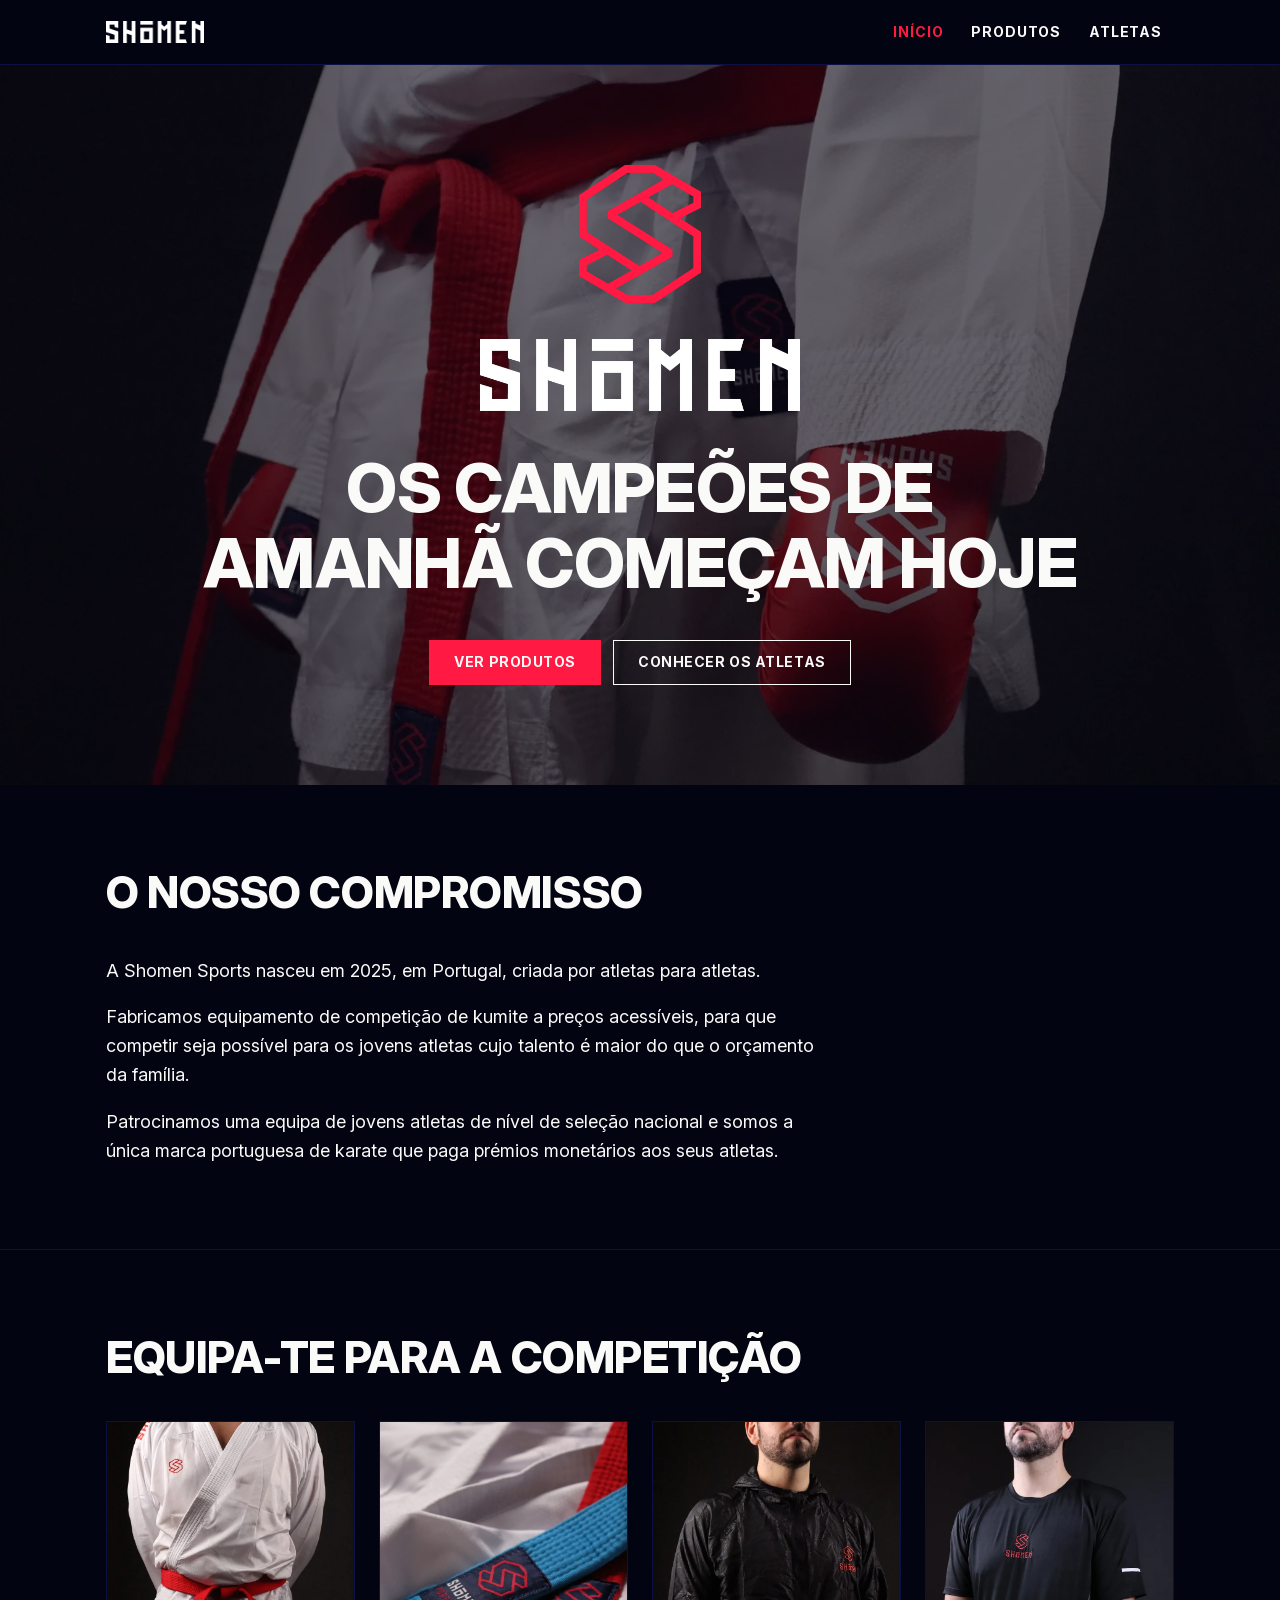
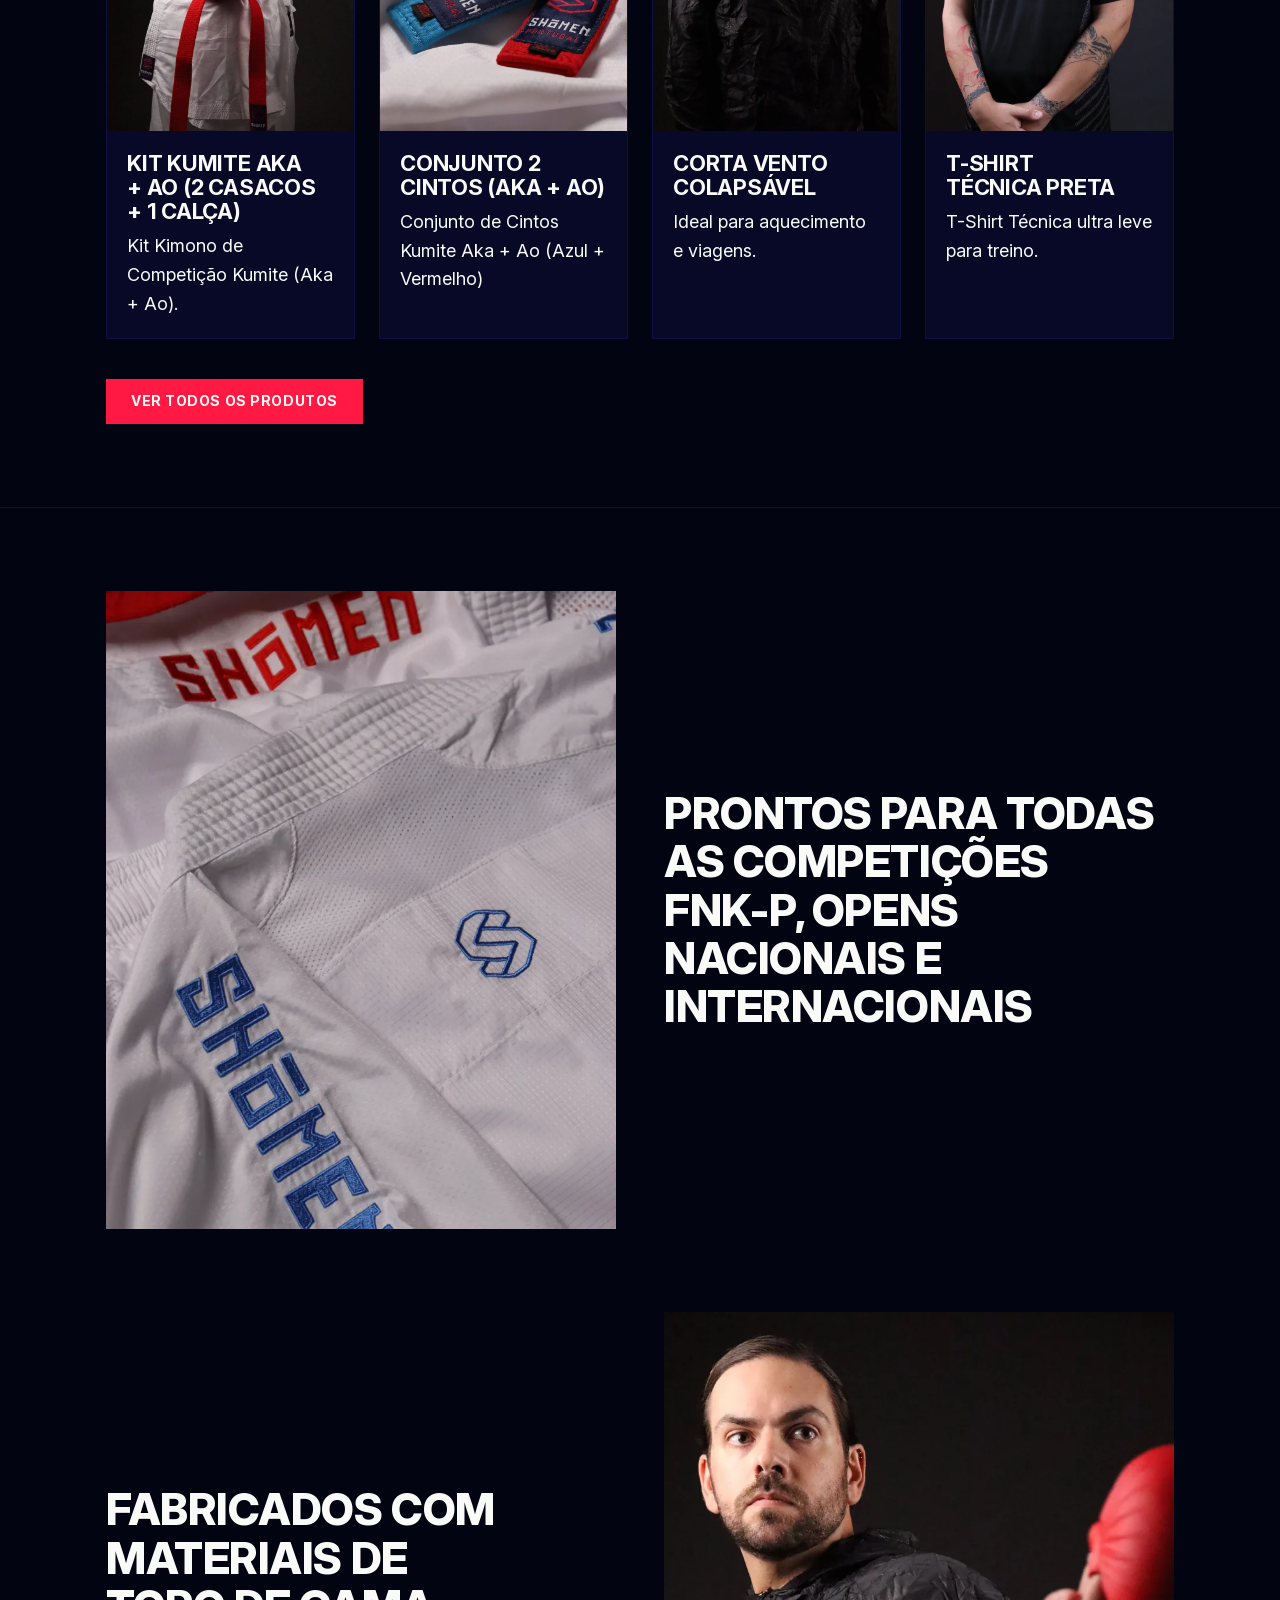
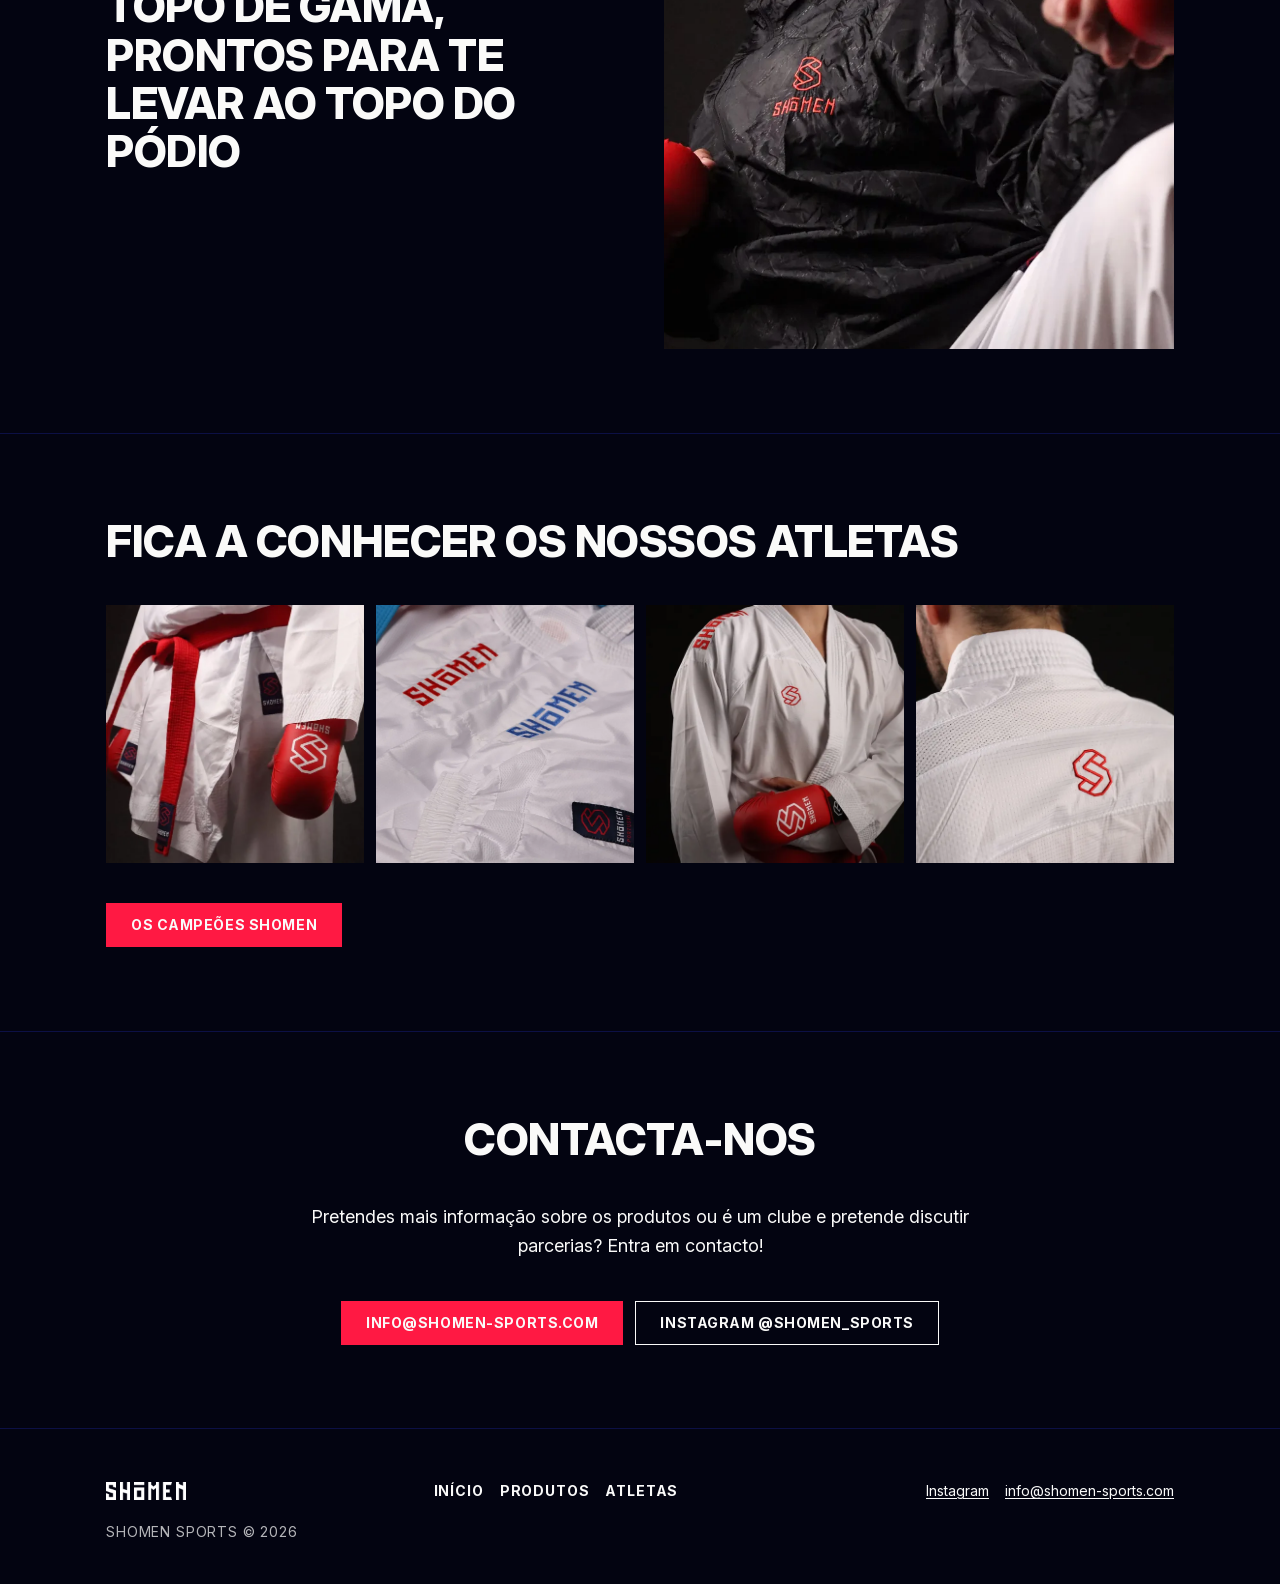
<file: archive/phase-1/index.html>
<!DOCTYPE html>
<html lang="pt-PT">
<head>
  <meta charset="utf-8">
  <meta name="viewport" content="width=device-width, initial-scale=1">
  <title>Shomen Sports | Equipamento de Karate</title>
  <meta name="description" content="Shomen Sports: equipamento de competição de kumite criado em Portugal, por atletas para atletas. Kimonos, cintos e vestuário técnico, e apoio aos jovens atletas do karate português.">
  <link rel="canonical" href="https://www.shomen-sports.com/">
  <link rel="icon" href="favicon.ico" sizes="any">
  <link rel="apple-touch-icon" href="apple-touch-icon.png">
  <meta property="og:type" content="website">
  <meta property="og:site_name" content="Shomen Sports">
  <meta property="og:title" content="Shomen Sports | Equipamento de Karate">
  <meta property="og:description" content="Equipamento de competição de kumite criado em Portugal, por atletas para atletas.">
  <meta property="og:url" content="https://www.shomen-sports.com/">
  <meta property="og:image" content="https://www.shomen-sports.com/assets/img/originals/social-media-image.png">
  <meta property="og:image:width" content="1680">
  <meta property="og:image:height" content="840">
  <meta property="og:locale" content="pt_PT">
  <meta name="twitter:card" content="summary_large_image">
  <meta name="twitter:title" content="Shomen Sports | Equipamento de Karate">
  <meta name="twitter:description" content="Equipamento de competição de kumite criado em Portugal, por atletas para atletas.">
  <meta name="twitter:image" content="https://www.shomen-sports.com/assets/img/originals/social-media-image.png">
  <link rel="stylesheet" href="assets/css/style.css">
</head>
<body>
  <a class="skip-link" href="#conteudo">Saltar para o conteúdo</a>

  <header class="site-header">
    <div class="container">
      <a class="brand" href="index.html">
        <img src="assets/img/originals/union.png" width="960" height="216" alt="Shomen Sports, página inicial">
      </a>
      <button class="nav-toggle" type="button" aria-expanded="false" aria-controls="site-nav">
        <span class="nav-toggle-label">Menu</span>
      </button>
      <nav class="site-nav" id="site-nav" aria-label="Navegação principal">
        <ul>
          <li><a href="index.html" aria-current="page">Início</a></li>
          <li><a href="produtos.html">Produtos</a></li>
          <li><a href="atletas.html">Atletas</a></li>
        </ul>
      </nav>
    </div>
  </header>

  <main id="conteudo">

    <!-- Hero -->
    <section class="hero" aria-labelledby="hero-title">
      <img class="hero-bg"
           src="assets/img/img_5512-1600.webp"
           srcset="assets/img/img_5512-800.webp 800w, assets/img/img_5512-1600.webp 1600w"
           sizes="100vw"
           width="1600" height="1067"
           fetchpriority="high"
           alt="Pormenor de um kimono de kumite branco Shomen com cinto vermelho e luva vermelha">
      <div class="container">
        <img class="hero-lockup" src="assets/img/originals/group-137.png" width="2500" height="1919" alt="Logótipo Shomen: hexágono vermelho com a letra S e a palavra Shomen">
        <h1 id="hero-title">OS CAMPEÕES DE AMANHÃ COMEÇAM HOJE</h1>
        <div class="actions">
          <a class="btn" href="produtos.html">Ver produtos</a>
          <a class="btn btn-secondary" href="atletas.html">Conhecer os atletas</a>
        </div>
      </div>
    </section>

    <!-- Compromisso -->
    <!-- TODO: copy for Pedro's review -->
    <section class="section" id="compromisso" aria-labelledby="compromisso-title">
      <div class="container">
        <div class="section-header">
          <h2 id="compromisso-title">O NOSSO COMPROMISSO</h2>
        </div>
        <div class="prose">
          <p>A Shomen Sports nasceu em 2025, em Portugal, criada por atletas para atletas.</p>
          <p>Fabricamos equipamento de competição de kumite a preços acessíveis, para que competir seja possível para os jovens atletas cujo talento é maior do que o orçamento da família.</p>
          <p>Patrocinamos uma equipa de jovens atletas de nível de seleção nacional e somos a única marca portuguesa de karate que paga prémios monetários aos seus atletas.</p>
        </div>
      </div>
    </section>

    <!-- Produtos teaser -->
    <section class="section" id="produtos" aria-labelledby="produtos-title">
      <div class="container">
        <div class="section-header">
          <h2 id="produtos-title">Equipa-te para a competição</h2>
        </div>
        <ul class="grid grid-4" role="list">
          <li class="card">
            <a class="card-link" href="produtos.html#kit-kumite-aka-ao">
              <div class="card-media">
                <img src="assets/img/img_5415-800.webp"
                     srcset="assets/img/img_5415-800.webp 800w, assets/img/img_5415-1600.webp 1600w"
                     sizes="(min-width: 1132px) 350px, (min-width: 720px) 45vw, calc(100vw - 32px)"
                     width="800" height="1200" loading="lazy"
                     alt="Casaco de kimono de kumite branco Shomen com cinto vermelho, visto de frente">
              </div>
              <div class="card-body">
                <h3 class="card-title">Kit Kumite Aka + Ao (2 Casacos + 1 Calça)</h3>
                <p>Kit Kimono de Competição Kumite (Aka + Ao).</p>
              </div>
            </a>
          </li>
          <li class="card">
            <a class="card-link" href="produtos.html#cintos-kumite">
              <div class="card-media">
                <img src="assets/img/img_5771-800.webp"
                     srcset="assets/img/img_5771-800.webp 800w, assets/img/img_5771-1600.webp 1600w"
                     sizes="(min-width: 1132px) 350px, (min-width: 720px) 45vw, calc(100vw - 32px)"
                     width="800" height="1200" loading="lazy"
                     alt="Cintos de kumite azul e vermelho Shomen sobre um kimono branco">
              </div>
              <div class="card-body">
                <h3 class="card-title">Conjunto 2 Cintos (Aka + Ao)</h3>
                <p>Conjunto de Cintos Kumite Aka + Ao (Azul + Vermelho)</p>
              </div>
            </a>
          </li>
          <li class="card">
            <a class="card-link" href="produtos.html#corta-vento">
              <div class="card-media">
                <img class="pos-top" src="assets/img/img_5352-800.webp"
                     srcset="assets/img/img_5352-800.webp 800w, assets/img/img_5352-1600.webp 1600w"
                     sizes="(min-width: 1132px) 350px, (min-width: 720px) 45vw, calc(100vw - 32px)"
                     width="800" height="1200" loading="lazy"
                     alt="Atleta com o corta-vento preto Shomen com capuz, visto de frente">
              </div>
              <div class="card-body">
                <h3 class="card-title">Corta Vento Colapsável</h3>
                <p>Ideal para aquecimento e viagens.</p>
              </div>
            </a>
          </li>
          <li class="card">
            <a class="card-link" href="produtos.html#tshirt-preta">
              <div class="card-media">
                <img class="pos-top" src="assets/img/img_5312-800.webp"
                     srcset="assets/img/img_5312-800.webp 800w, assets/img/img_5312-1600.webp 1600w"
                     sizes="(min-width: 1132px) 350px, (min-width: 720px) 45vw, calc(100vw - 32px)"
                     width="800" height="1200" loading="lazy"
                     alt="Atleta com a t-shirt técnica preta Shomen, com o logótipo bordado a vermelho no peito">
              </div>
              <div class="card-body">
                <h3 class="card-title">T-Shirt Técnica Preta</h3>
                <p>T-Shirt Técnica ultra leve para treino.</p>
              </div>
            </a>
          </li>
        </ul>
        <div class="section-footer">
          <a class="btn" href="produtos.html">Ver todos os produtos</a>
        </div>
      </div>
    </section>

    <!-- Statement bands -->
    <section class="section" aria-label="Competição e materiais">
      <div class="container">
        <div class="band">
          <div class="band-media">
            <img src="assets/img/img_5811-800.webp"
                 srcset="assets/img/img_5811-800.webp 800w, assets/img/img_5811-1600.webp 1600w"
                 sizes="(min-width: 1132px) 526px, (min-width: 720px) 48vw, calc(100vw - 32px)"
                 width="800" height="1200" loading="lazy"
                 alt="Pormenor das letras Shomen bordadas a azul na manga de um kimono branco">
          </div>
          <h2>prontos para TODAS AS COMPETIÇÕES<br>FNK-P, OPENS nacionais e internacionais</h2>
        </div>
        <div class="band band-reverse">
          <div class="band-media">
            <img class="pos-top" src="assets/img/img_5377-800.webp"
                 srcset="assets/img/img_5377-800.webp 800w, assets/img/img_5377-1600.webp 1600w"
                 sizes="(min-width: 1132px) 526px, (min-width: 720px) 48vw, calc(100vw - 32px)"
                 width="800" height="1200" loading="lazy"
                 alt="Atleta a executar um pontapé com o corta-vento preto Shomen e luvas vermelhas">
          </div>
          <h2>FABRICADOS COM MATERIAIS DE TOPO DE GAMA,<br>PRONTOS PARA TE LEVAR AO TOPO DO pÓDIO</h2>
        </div>
      </div>
    </section>

    <!-- Atletas teaser -->
    <section class="section" id="atletas" aria-labelledby="atletas-title">
      <div class="container">
        <div class="section-header">
          <h2 id="atletas-title">FIca A CONHECER OS NOSSOS ATLETAS</h2>
        </div>
        <ul class="strip" role="list">
          <li><img src="assets/img/img_5512-800.webp" srcset="assets/img/img_5512-800.webp 800w, assets/img/img_5512-1600.webp 1600w" sizes="(min-width: 1132px) 260px, (min-width: 720px) 24vw, 48vw" width="800" height="533" loading="lazy" alt="Pormenor do cinto vermelho e da luva vermelha sobre um kimono Shomen"></li>
          <li><img src="assets/img/img_5799-800.webp" srcset="assets/img/img_5799-800.webp 800w, assets/img/img_5799-1600.webp 1600w" sizes="(min-width: 1132px) 260px, (min-width: 720px) 24vw, 48vw" width="800" height="1200" loading="lazy" alt="Kimonos Shomen dobrados com cintos azul e vermelho"></li>
          <li><img src="assets/img/img_5526-800.webp" srcset="assets/img/img_5526-800.webp 800w, assets/img/img_5526-1600.webp 1600w" sizes="(min-width: 1132px) 260px, (min-width: 720px) 24vw, 48vw" width="800" height="533" loading="lazy" alt="Atleta com o kimono Shomen a segurar uma luva vermelha"></li>
          <li><img src="assets/img/img_5480-800.webp" srcset="assets/img/img_5480-800.webp 800w, assets/img/img_5480-1600.webp 1600w" sizes="(min-width: 1132px) 260px, (min-width: 720px) 24vw, 48vw" width="800" height="533" loading="lazy" alt="Costas de um casaco de kimono Shomen com o logótipo bordado a vermelho na nuca"></li>
        </ul>
        <a class="btn" href="atletas.html">os campeões shomen</a>
      </div>
    </section>

    <!-- Contacto -->
    <section class="section contact" id="contacto" aria-labelledby="contacto-title">
      <div class="container">
        <div class="section-header">
          <h2 id="contacto-title">CONTACTa-NOS</h2>
        </div>
        <div class="prose">
          <p>Pretendes mais informação sobre os produtos ou é um clube e pretende discutir parcerias? Entra em contacto!</p>
        </div>
        <div class="actions">
          <a class="btn" href="mailto:info@shomen-sports.com">info@shomen-sports.com</a>
          <a class="btn btn-secondary" href="https://instagram.com/shomen_sports" rel="noopener">Instagram @shomen_sports</a>
        </div>
      </div>
    </section>

  </main>

  <footer class="site-footer">
    <div class="container">
      <a class="brand" href="index.html">
        <img src="assets/img/originals/union.png" width="960" height="216" alt="Shomen Sports, página inicial">
      </a>
      <nav class="footer-nav" aria-label="Rodapé">
        <ul>
          <li><a href="index.html">Início</a></li>
          <li><a href="produtos.html">Produtos</a></li>
          <li><a href="atletas.html">Atletas</a></li>
        </ul>
      </nav>
      <address class="footer-links">
        <ul>
          <li><a href="https://instagram.com/shomen_sports" rel="noopener">Instagram</a></li>
          <li><a href="mailto:info@shomen-sports.com">info@shomen-sports.com</a></li>
        </ul>
      </address>
      <p class="copyright">SHOMEN SPORTS © 2026</p>
    </div>
  </footer>

  <script src="assets/js/main.js"></script>
</body>
</html>
</file>
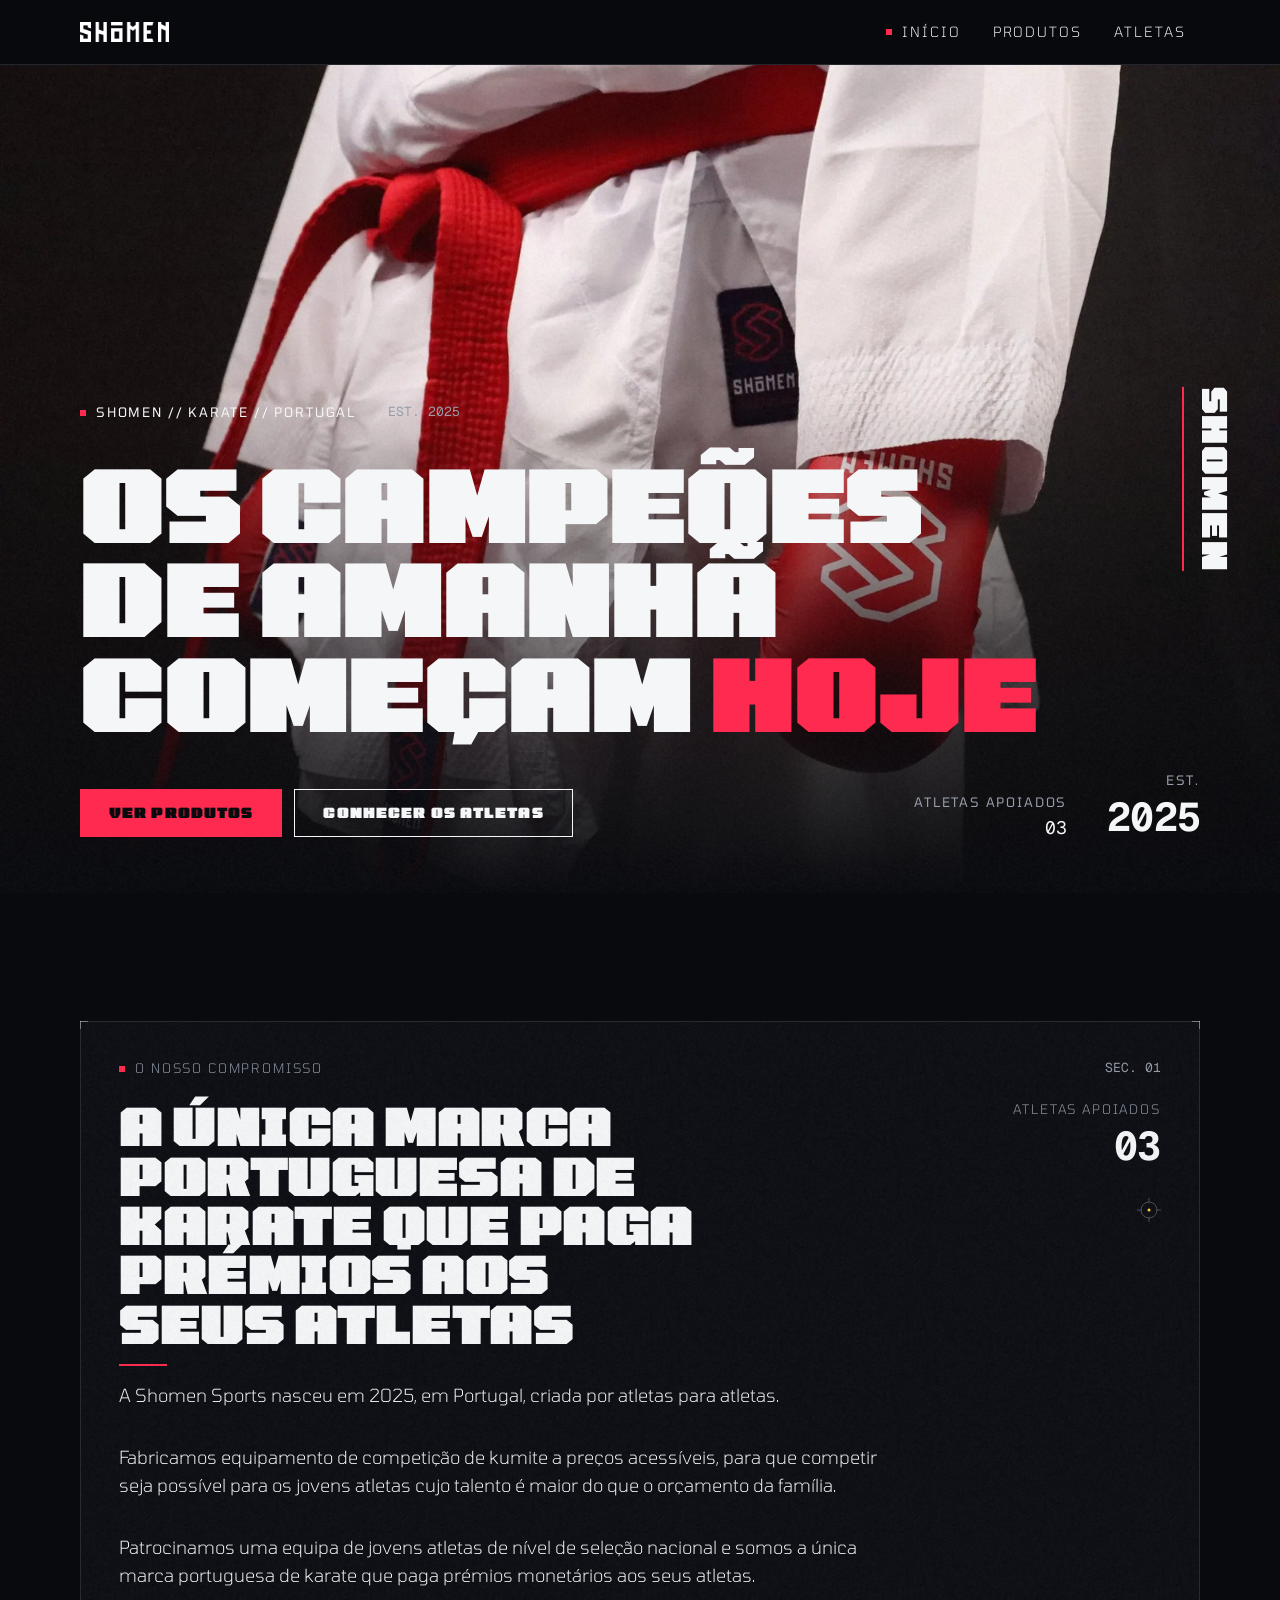
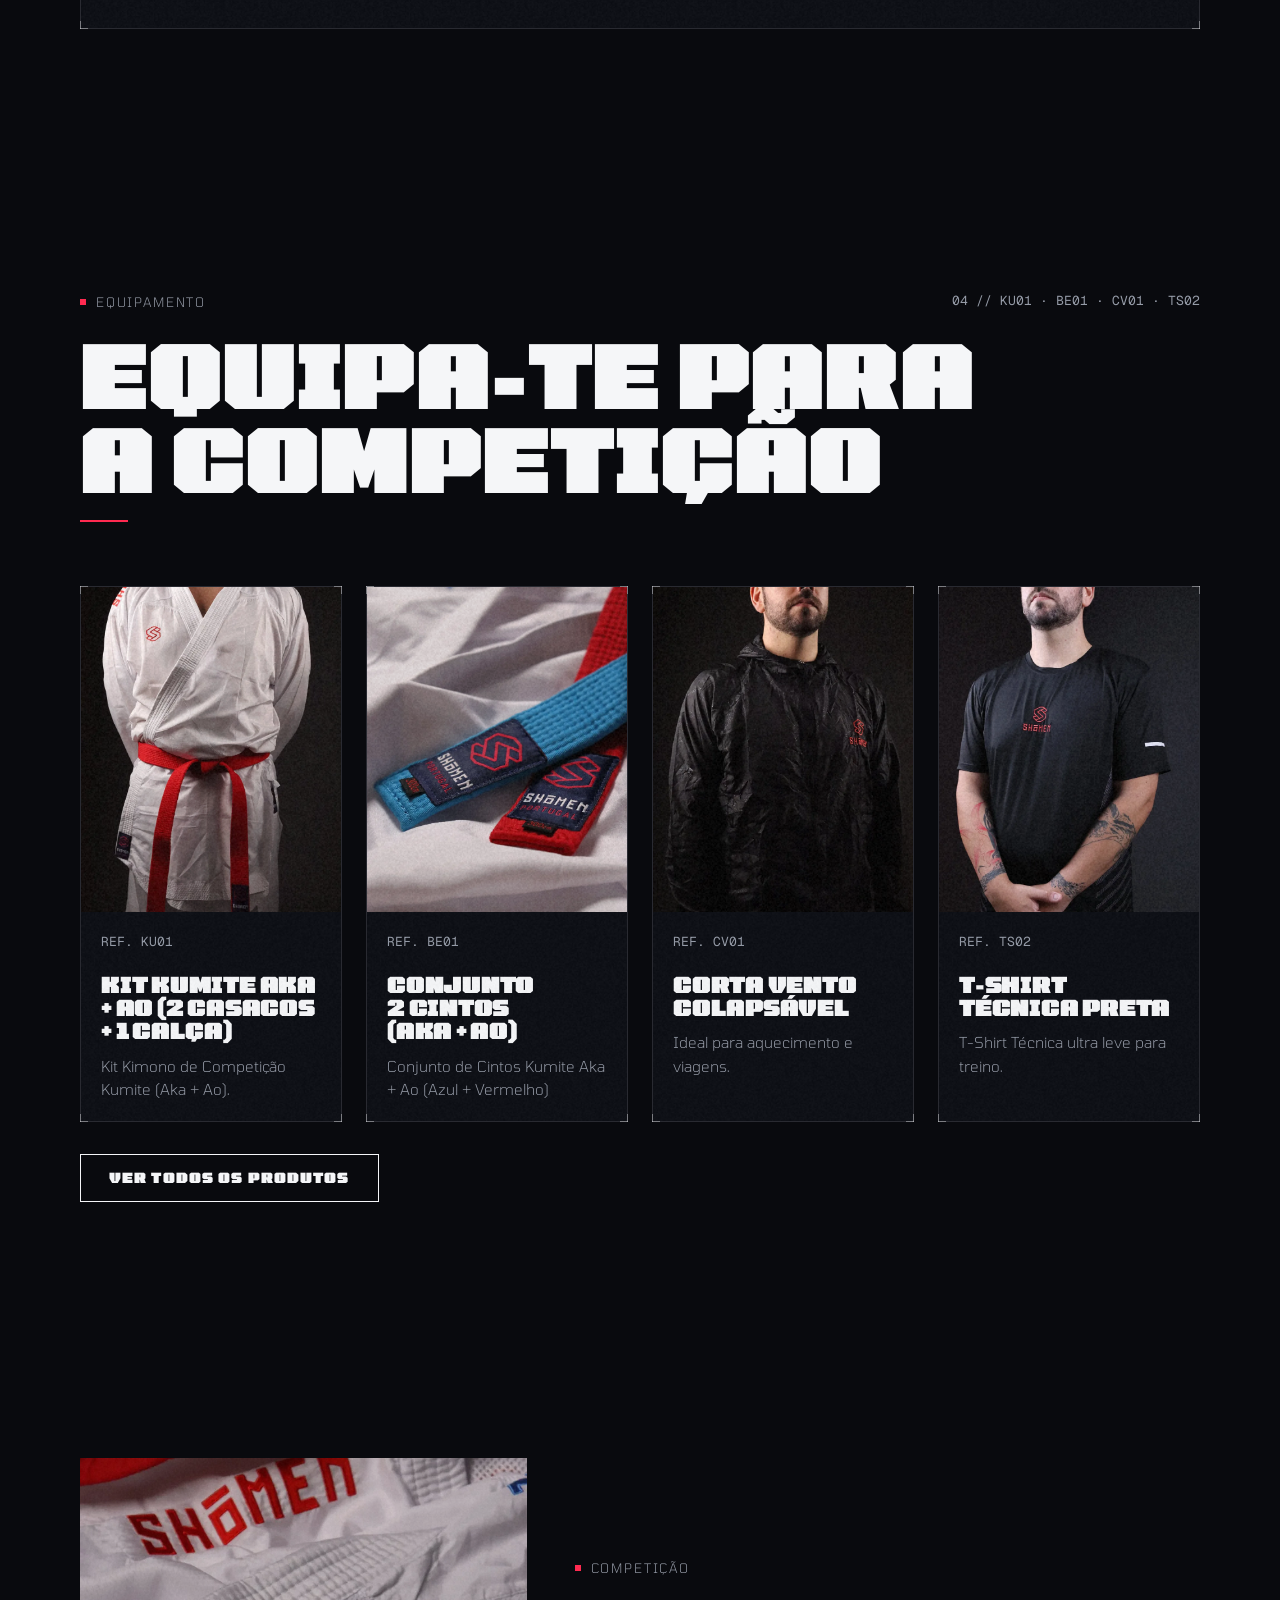
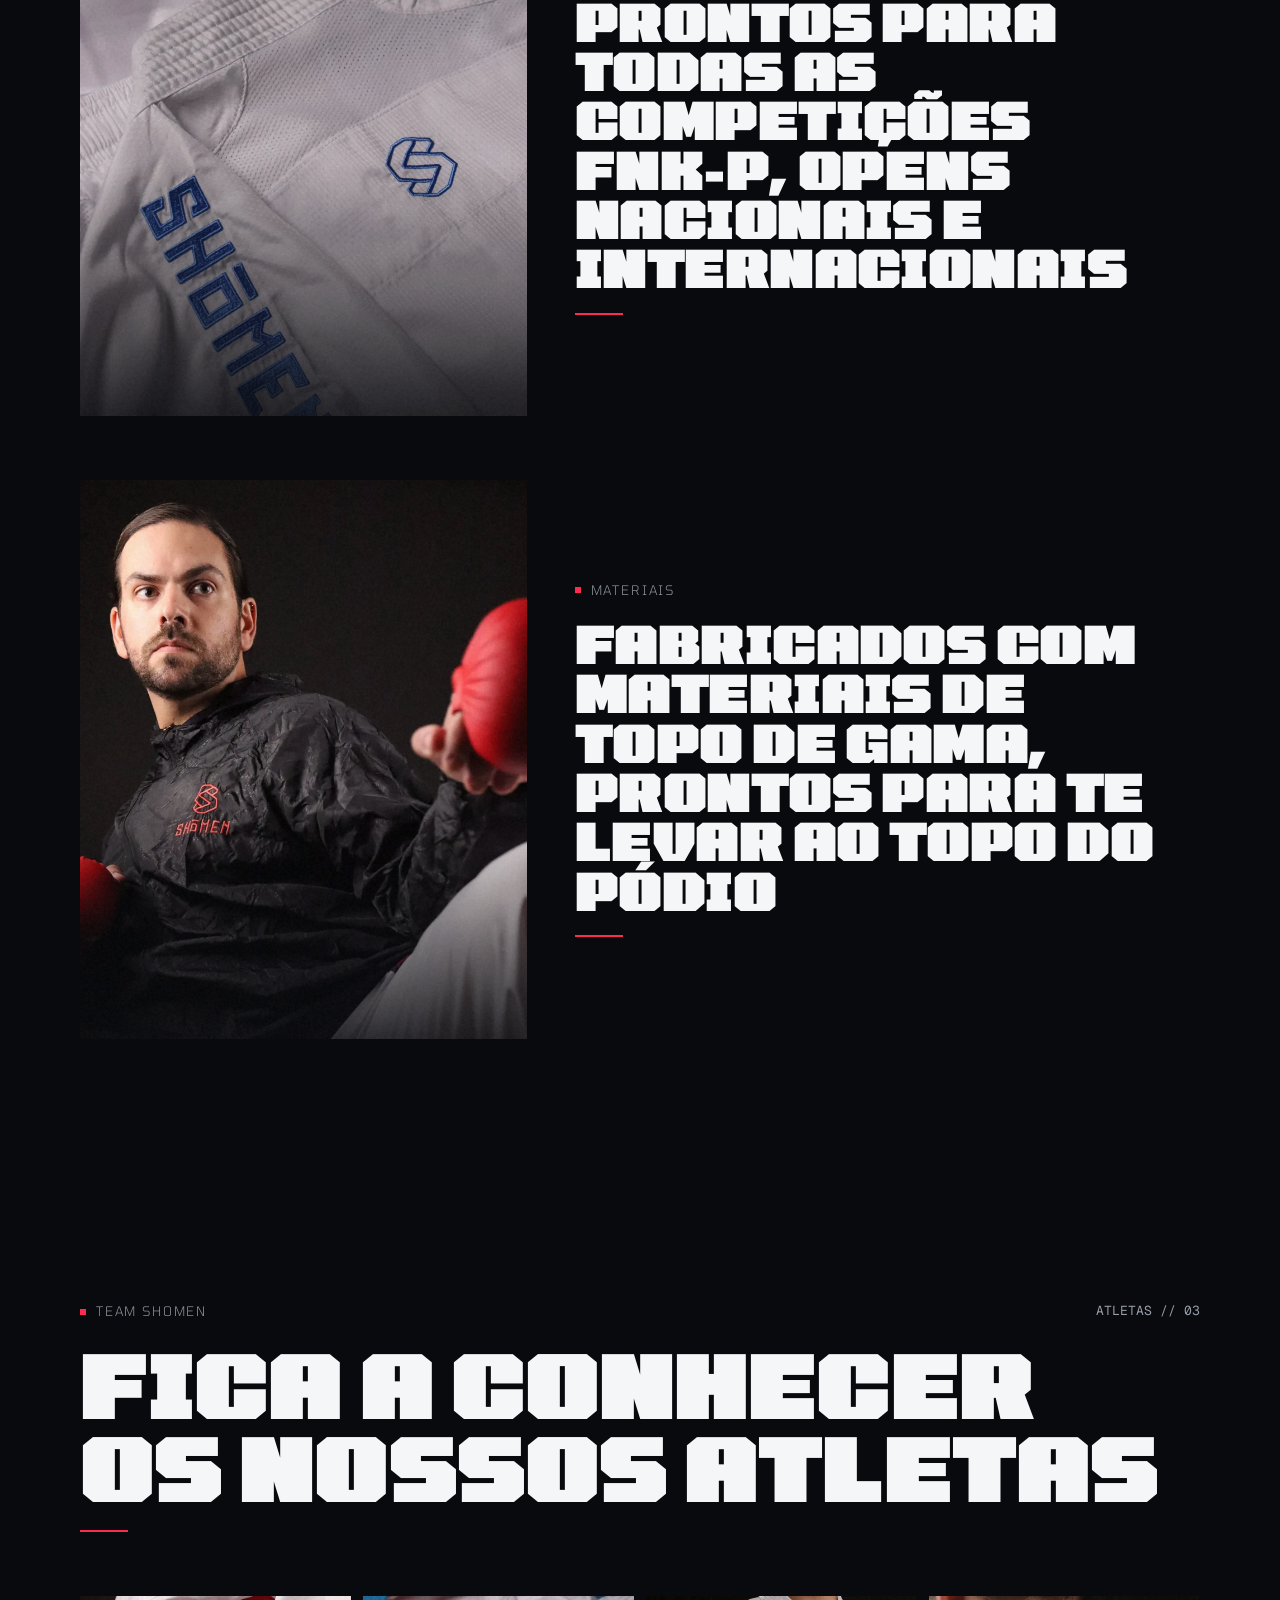
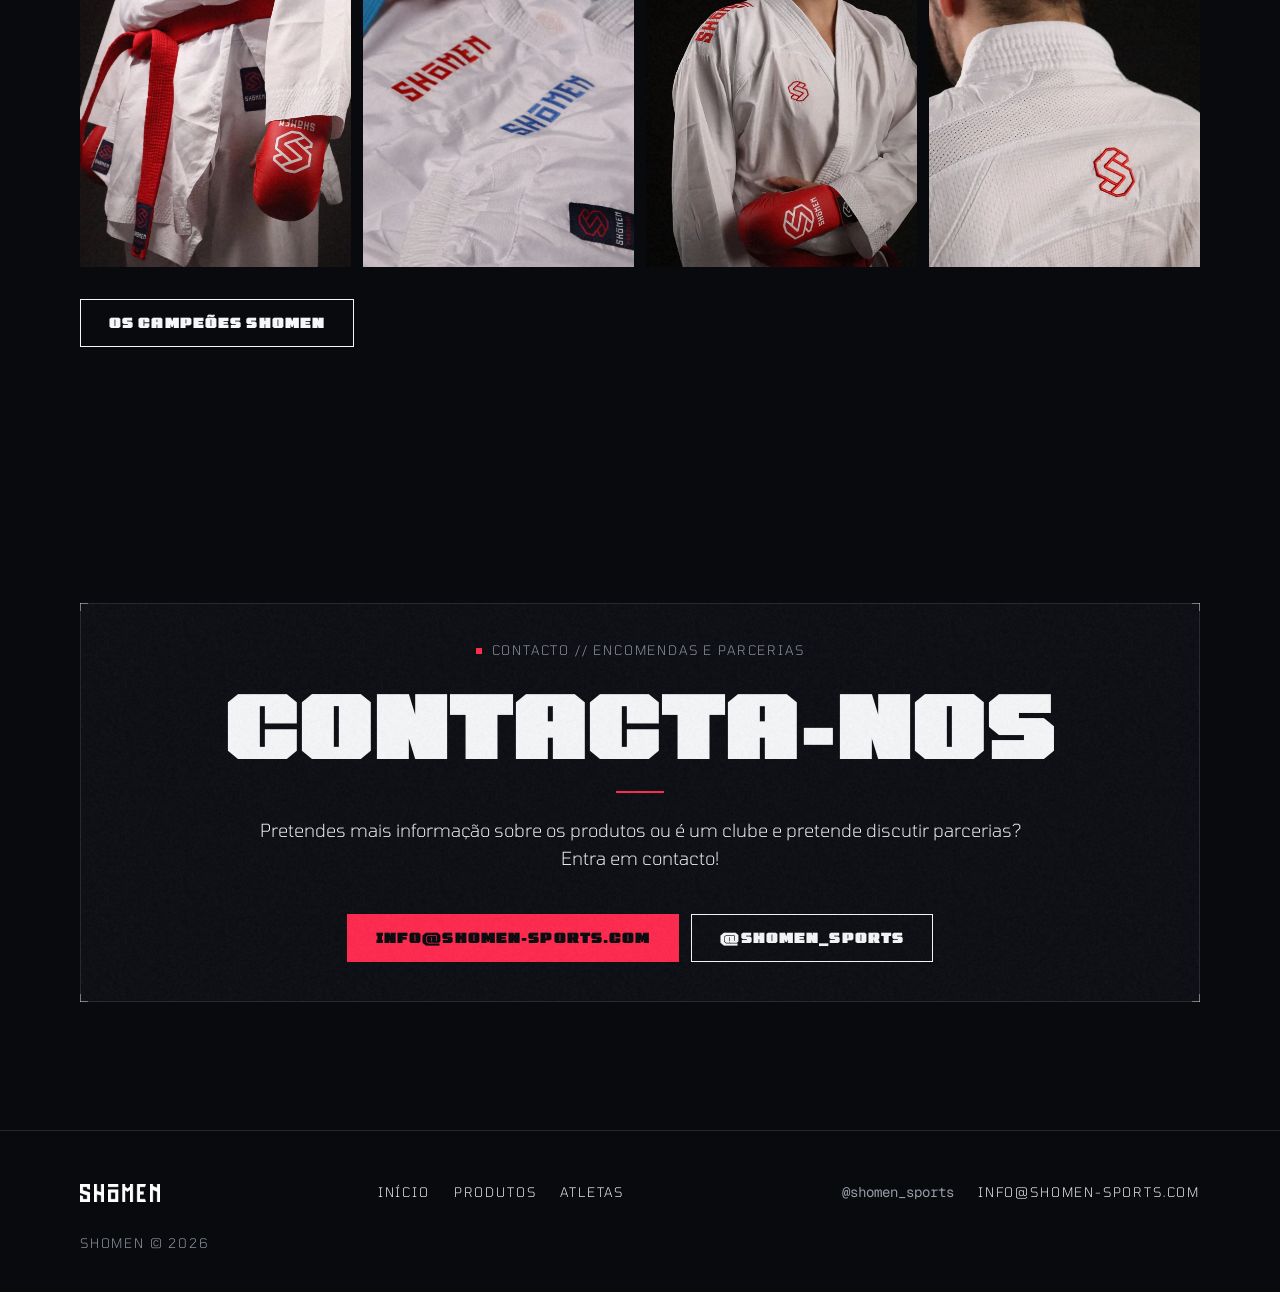
<file: archive/phase-2/index.html>
<!DOCTYPE html>
<html lang="pt-PT">
<head>
  <meta charset="utf-8">
  <meta name="viewport" content="width=device-width, initial-scale=1">
  <title>Shomen Sports | Equipamento de Karate</title>
  <meta name="description" content="Shomen Sports: equipamento de competição de kumite criado em Portugal, por atletas para atletas. Kimonos, cintos e vestuário técnico, e apoio aos jovens atletas do karate português.">
  <link rel="canonical" href="https://www.shomen-sports.com/">
  <link rel="icon" href="favicon.ico" sizes="any">
  <link rel="apple-touch-icon" href="apple-touch-icon.png">
  <meta property="og:type" content="website">
  <meta property="og:site_name" content="Shomen Sports">
  <meta property="og:title" content="Shomen Sports | Equipamento de Karate">
  <meta property="og:description" content="Equipamento de competição de kumite criado em Portugal, por atletas para atletas.">
  <meta property="og:url" content="https://www.shomen-sports.com/">
  <meta property="og:image" content="https://www.shomen-sports.com/assets/img/originals/social-media-image.png">
  <meta property="og:image:width" content="1680">
  <meta property="og:image:height" content="840">
  <meta property="og:locale" content="pt_PT">
  <meta name="twitter:card" content="summary_large_image">
  <meta name="twitter:title" content="Shomen Sports | Equipamento de Karate">
  <meta name="twitter:description" content="Equipamento de competição de kumite criado em Portugal, por atletas para atletas.">
  <meta name="twitter:image" content="https://www.shomen-sports.com/assets/img/originals/social-media-image.png">
  <link rel="stylesheet" href="assets/css/hud.css">
</head>
<body data-key="red">
  <a class="skip-link" href="#conteudo">Saltar para o conteúdo</a>

  <header class="nav">
    <div class="wrap nav__inner" data-reveal="load">
      <a class="nav__logo" href="index.html"><img src="assets/img/originals/union.png" width="960" height="216" alt="Shomen Sports, página inicial"></a>
      <button class="nav__toggle" type="button" aria-expanded="false" aria-controls="nav-menu"><span class="nav__toggle-label">Menu</span></button>
    </div>
    <nav class="nav__menu" id="nav-menu" aria-label="Navegação principal">
      <ul class="nav__list">
        <li><a class="nav__link" href="index.html" aria-current="page">Início</a></li>
        <li><a class="nav__link" href="produtos.html">Produtos</a></li>
        <li><a class="nav__link" href="atletas.html">Atletas</a></li>
      </ul>
      <div class="nav__menu-foot">
        <p class="micro">SHOMEN // KARATE // PORTUGAL</p>
        <a class="handle" href="https://instagram.com/shomen_sports" rel="noopener">@shomen_sports</a>
      </div>
    </nav>
  </header>

  <main id="conteudo">

    <!-- Hero: full-bleed photo, bottom fade, three stacked lines, HOJE in the key colour, right-aligned readouts, vertical word on the right strip (desktop) -->
    <section class="hero" aria-labelledby="hero-title">
      <div class="photo photo--fade hero__photo">
        <img src="assets/img/img_5512-1600.webp"
             srcset="assets/img/img_5512-800.webp 800w, assets/img/img_5512-1600.webp 1600w"
             sizes="100vw" width="1600" height="1067" fetchpriority="high"
             alt="Pormenor de um kimono de kumite branco Shomen com cinto vermelho e luva vermelha">
      </div>
      <p class="hero__vword" aria-hidden="true">Shomen</p>
      <div class="wrap hero__content">
        <div class="stack stack--lg">
          <ul class="microbar microbar--start">
            <li><p class="micro micro--dot micro--white" data-reveal="load">SHOMEN // KARATE // PORTUGAL</p></li>
            <li><p class="micro" data-reveal="load"><span class="mono">EST. 2025</span></p></li>
          </ul>
          <h1 id="hero-title" class="hero__title"><span>OS CAMPEÕES</span><span>DE AMANHÃ</span><span>COMEÇAM <span class="key">HOJE</span></span></h1>
          <div class="hero__foot">
            <div class="actions">
              <a class="btn btn--primary" href="produtos.html">Ver produtos</a>
              <a class="btn" href="atletas.html">Conhecer os atletas</a>
            </div>
            <div class="hero__readouts">
              <div class="readout readout--end readout--sm"><p class="micro readout__label">Atletas apoiados</p><p class="readout__value">03</p></div>
              <div class="readout readout--end"><p class="micro readout__label">Est.</p><p class="readout__value">2025</p></div>
            </div>
          </div>
        </div>
      </div>
    </section>

    <!-- Compromisso -->
    <!-- TODO: copy for Pedro's review -->
    <section class="section" id="compromisso" aria-labelledby="compromisso-title">
      <div class="wrap">
        <div class="panel" data-reveal="scroll">
          <div class="panel__head">
            <p class="micro micro--dot">O NOSSO COMPROMISSO</p>
            <p class="micro"><span class="mono">SEC. 01</span></p>
          </div>
          <div class="fact">
            <div class="fact__copy">
              <h2 id="compromisso-title" class="h2--band">A ÚNICA MARCA PORTUGUESA DE KARATE QUE PAGA PRÉMIOS AOS SEUS ATLETAS</h2>
              <hr class="rule rule--key">
              <p>A Shomen Sports nasceu em 2025, em Portugal, criada por atletas para atletas.</p>
              <p>Fabricamos equipamento de competição de kumite a preços acessíveis, para que competir seja possível para os jovens atletas cujo talento é maior do que o orçamento da família.</p>
              <p>Patrocinamos uma equipa de jovens atletas de nível de seleção nacional e somos a única marca portuguesa de karate que paga prémios monetários aos seus atletas.</p>
            </div>
            <div class="fact__aside">
              <div class="readout"><p class="micro readout__label">Atletas apoiados</p><p class="readout__value">03</p></div>
              <svg class="reticle" viewBox="0 0 24 24" aria-hidden="true" focusable="false"><circle cx="12" cy="12" r="8"/><line x1="12" y1="0" x2="12" y2="5"/><line x1="12" y1="19" x2="12" y2="24"/><line x1="0" y1="12" x2="5" y2="12"/><line x1="19" y1="12" x2="24" y2="12"/><circle class="reticle__dot" cx="12" cy="12" r="1.5"/></svg>
            </div>
          </div>
        </div>
      </div>
    </section>

    <!-- Produtos teaser -->
    <section class="section" id="produtos" aria-labelledby="produtos-title">
      <div class="wrap">
        <div class="section__head">
          <ul class="microbar">
            <li><p class="micro micro--dot">Equipamento</p></li>
            <li><p class="micro"><span class="mono">04 // KU01 · BE01 · CV01 · TS02</span></p></li>
          </ul>
          <h2 id="produtos-title">Equipa-te para a competição</h2>
          <hr class="rule rule--key">
        </div>
        <ul class="grid grid--4">
          <li class="panel panel--flush tile" data-reveal="scroll">
            <a href="produtos.html#kit-kumite-aka-ao">
              <div class="photo"><img src="assets/img/img_5415-800.webp" srcset="assets/img/img_5415-800.webp 800w, assets/img/img_5415-1600.webp 1600w" sizes="(min-width: 1280px) 280px, (min-width: 720px) 45vw, calc(100vw - 32px)" width="800" height="1200" loading="lazy" alt="Casaco de kimono de kumite branco Shomen com cinto vermelho, visto de frente"></div>
              <div class="tile__body">
                <p class="tile__ref">REF. KU01</p>
                <h3 class="tile__name">Kit Kumite Aka + Ao (2 Casacos + 1 Calça)</h3>
                <p class="tile__excerpt">Kit Kimono de Competição Kumite (Aka + Ao).</p>
              </div>
            </a>
          </li>
          <li class="panel panel--flush tile" data-reveal="scroll">
            <a href="produtos.html#cintos-kumite">
              <div class="photo"><img src="assets/img/img_5771-800.webp" srcset="assets/img/img_5771-800.webp 800w, assets/img/img_5771-1600.webp 1600w" sizes="(min-width: 1280px) 280px, (min-width: 720px) 45vw, calc(100vw - 32px)" width="800" height="1200" loading="lazy" alt="Cintos de kumite azul e vermelho Shomen sobre um kimono branco"></div>
              <div class="tile__body">
                <p class="tile__ref">REF. BE01</p>
                <h3 class="tile__name">Conjunto 2 Cintos (Aka + Ao)</h3>
                <p class="tile__excerpt">Conjunto de Cintos Kumite Aka + Ao (Azul + Vermelho)</p>
              </div>
            </a>
          </li>
          <li class="panel panel--flush tile" data-reveal="scroll">
            <a href="produtos.html#corta-vento">
              <div class="photo"><img class="pos-top" src="assets/img/img_5352-800.webp" srcset="assets/img/img_5352-800.webp 800w, assets/img/img_5352-1600.webp 1600w" sizes="(min-width: 1280px) 280px, (min-width: 720px) 45vw, calc(100vw - 32px)" width="800" height="1200" loading="lazy" alt="Atleta com o corta-vento preto Shomen com capuz, visto de frente"></div>
              <div class="tile__body">
                <p class="tile__ref">REF. CV01</p>
                <h3 class="tile__name">Corta Vento Colapsável</h3>
                <p class="tile__excerpt">Ideal para aquecimento e viagens.</p>
              </div>
            </a>
          </li>
          <li class="panel panel--flush tile" data-reveal="scroll">
            <a href="produtos.html#tshirt-preta">
              <div class="photo"><img class="pos-top" src="assets/img/img_5312-800.webp" srcset="assets/img/img_5312-800.webp 800w, assets/img/img_5312-1600.webp 1600w" sizes="(min-width: 1280px) 280px, (min-width: 720px) 45vw, calc(100vw - 32px)" width="800" height="1200" loading="lazy" alt="Atleta com a t-shirt técnica preta Shomen, com o logótipo bordado a vermelho no peito"></div>
              <div class="tile__body">
                <p class="tile__ref">REF. TS02</p>
                <h3 class="tile__name">T-Shirt Técnica Preta</h3>
                <p class="tile__excerpt">T-Shirt Técnica ultra leve para treino.</p>
              </div>
            </a>
          </li>
        </ul>
        <div class="actions" style="margin-top: 32px;">
          <a class="btn" href="produtos.html">Ver todos os produtos</a>
        </div>
      </div>
    </section>

    <!-- Statement bands: photo left / text right on desktop, stacked on mobile -->
    <section class="section" aria-label="Competição e materiais">
      <div class="wrap">
        <div class="band" data-reveal="scroll">
          <div class="photo photo--vignette">
            <img src="assets/img/img_5811-800.webp" srcset="assets/img/img_5811-800.webp 800w, assets/img/img_5811-1600.webp 1600w" sizes="(min-width: 1280px) 460px, (min-width: 720px) 40vw, calc(100vw - 32px)" width="800" height="1200" loading="lazy" alt="Pormenor das letras Shomen bordadas a azul na manga de um kimono branco">
          </div>
          <div class="band__body">
            <p class="micro micro--dot">Competição</p>
            <h2 class="h2--band">prontos para TODAS AS COMPETIÇÕES<br>FNK-P, OPENS nacionais e internacionais</h2>
            <hr class="rule rule--key">
          </div>
        </div>
        <div class="band" data-reveal="scroll">
          <div class="photo photo--vignette">
            <img class="pos-top" src="assets/img/img_5377-800.webp" srcset="assets/img/img_5377-800.webp 800w, assets/img/img_5377-1600.webp 1600w" sizes="(min-width: 1280px) 460px, (min-width: 720px) 40vw, calc(100vw - 32px)" width="800" height="1200" loading="lazy" alt="Atleta a executar um pontapé com o corta-vento preto Shomen e luvas vermelhas">
          </div>
          <div class="band__body">
            <p class="micro micro--dot">Materiais</p>
            <h2 class="h2--band">FABRICADOS COM MATERIAIS DE TOPO DE GAMA,<br>PRONTOS PARA TE LEVAR AO TOPO DO pÓDIO</h2>
            <hr class="rule rule--key">
          </div>
        </div>
      </div>
    </section>

    <!-- Atletas teaser: 4-photo strip (no athlete labels: none of these photos is an identified athlete, see assets/img/SOURCES.md) -->
    <section class="section" id="atletas" aria-labelledby="atletas-title">
      <div class="wrap">
        <div class="section__head">
          <ul class="microbar">
            <li><p class="micro micro--dot">Team Shomen</p></li>
            <li><p class="micro"><span class="mono">ATLETAS // 03</span></p></li>
          </ul>
          <h2 id="atletas-title">FIca A CONHECER OS NOSSOS ATLETAS</h2>
          <hr class="rule rule--key">
        </div>
        <ul class="strip" data-reveal="scroll">
          <li><div class="photo"><img src="assets/img/img_5512-800.webp" srcset="assets/img/img_5512-800.webp 800w, assets/img/img_5512-1600.webp 1600w" sizes="(min-width: 1280px) 280px, (min-width: 720px) 24vw, 48vw" width="800" height="533" loading="lazy" alt="Pormenor do cinto vermelho e da luva vermelha sobre um kimono Shomen"></div></li>
          <li><div class="photo"><img src="assets/img/img_5799-800.webp" srcset="assets/img/img_5799-800.webp 800w, assets/img/img_5799-1600.webp 1600w" sizes="(min-width: 1280px) 280px, (min-width: 720px) 24vw, 48vw" width="800" height="1200" loading="lazy" alt="Kimonos Shomen dobrados com cintos azul e vermelho"></div></li>
          <li><div class="photo"><img src="assets/img/img_5526-800.webp" srcset="assets/img/img_5526-800.webp 800w, assets/img/img_5526-1600.webp 1600w" sizes="(min-width: 1280px) 280px, (min-width: 720px) 24vw, 48vw" width="800" height="533" loading="lazy" alt="Atleta com o kimono Shomen a segurar uma luva vermelha"></div></li>
          <li><div class="photo"><img src="assets/img/img_5480-800.webp" srcset="assets/img/img_5480-800.webp 800w, assets/img/img_5480-1600.webp 1600w" sizes="(min-width: 1280px) 280px, (min-width: 720px) 24vw, 48vw" width="800" height="533" loading="lazy" alt="Costas de um casaco de kimono Shomen com o logótipo bordado a vermelho na nuca"></div></li>
        </ul>
        <div class="actions" style="margin-top: 32px;">
          <a class="btn" href="atletas.html">os campeões shomen</a>
        </div>
      </div>
    </section>

    <!-- Contacto -->
    <section class="section" id="contacto" aria-labelledby="contacto-title">
      <div class="wrap">
        <div class="panel contact" data-reveal="scroll">
          <p class="micro micro--dot">Contacto // encomendas e parcerias</p>
          <h2 id="contacto-title">CONTACTa-NOS</h2>
          <hr class="rule rule--key">
          <p>Pretendes mais informação sobre os produtos ou é um clube e pretende discutir parcerias? Entra em contacto!</p>
          <div class="actions actions--center">
            <a class="btn btn--primary" href="mailto:info@shomen-sports.com">info@shomen-sports.com</a>
            <a class="btn" href="https://instagram.com/shomen_sports" rel="noopener">@shomen_sports</a>
          </div>
        </div>
      </div>
    </section>

  </main>

  <footer class="footer">
    <div class="wrap footer__inner">
      <a class="footer__logo" href="index.html"><img src="assets/img/originals/union.png" width="960" height="216" alt="Shomen Sports, página inicial"></a>
      <nav class="footer__nav" aria-label="Rodapé">
        <ul>
          <li><a class="micro micro--white" href="index.html">Início</a></li>
          <li><a class="micro micro--white" href="produtos.html">Produtos</a></li>
          <li><a class="micro micro--white" href="atletas.html">Atletas</a></li>
        </ul>
      </nav>
      <address class="footer__links">
        <ul>
          <li><a class="handle" href="https://instagram.com/shomen_sports" rel="noopener">@shomen_sports</a></li>
          <li><a class="micro micro--white" href="mailto:info@shomen-sports.com">info@shomen-sports.com</a></li>
        </ul>
      </address>
      <p class="micro footer__copy">SHOMEN © 2026</p>
    </div>
  </footer>

  <script src="assets/js/main.js"></script>
</body>
</html>
</file>
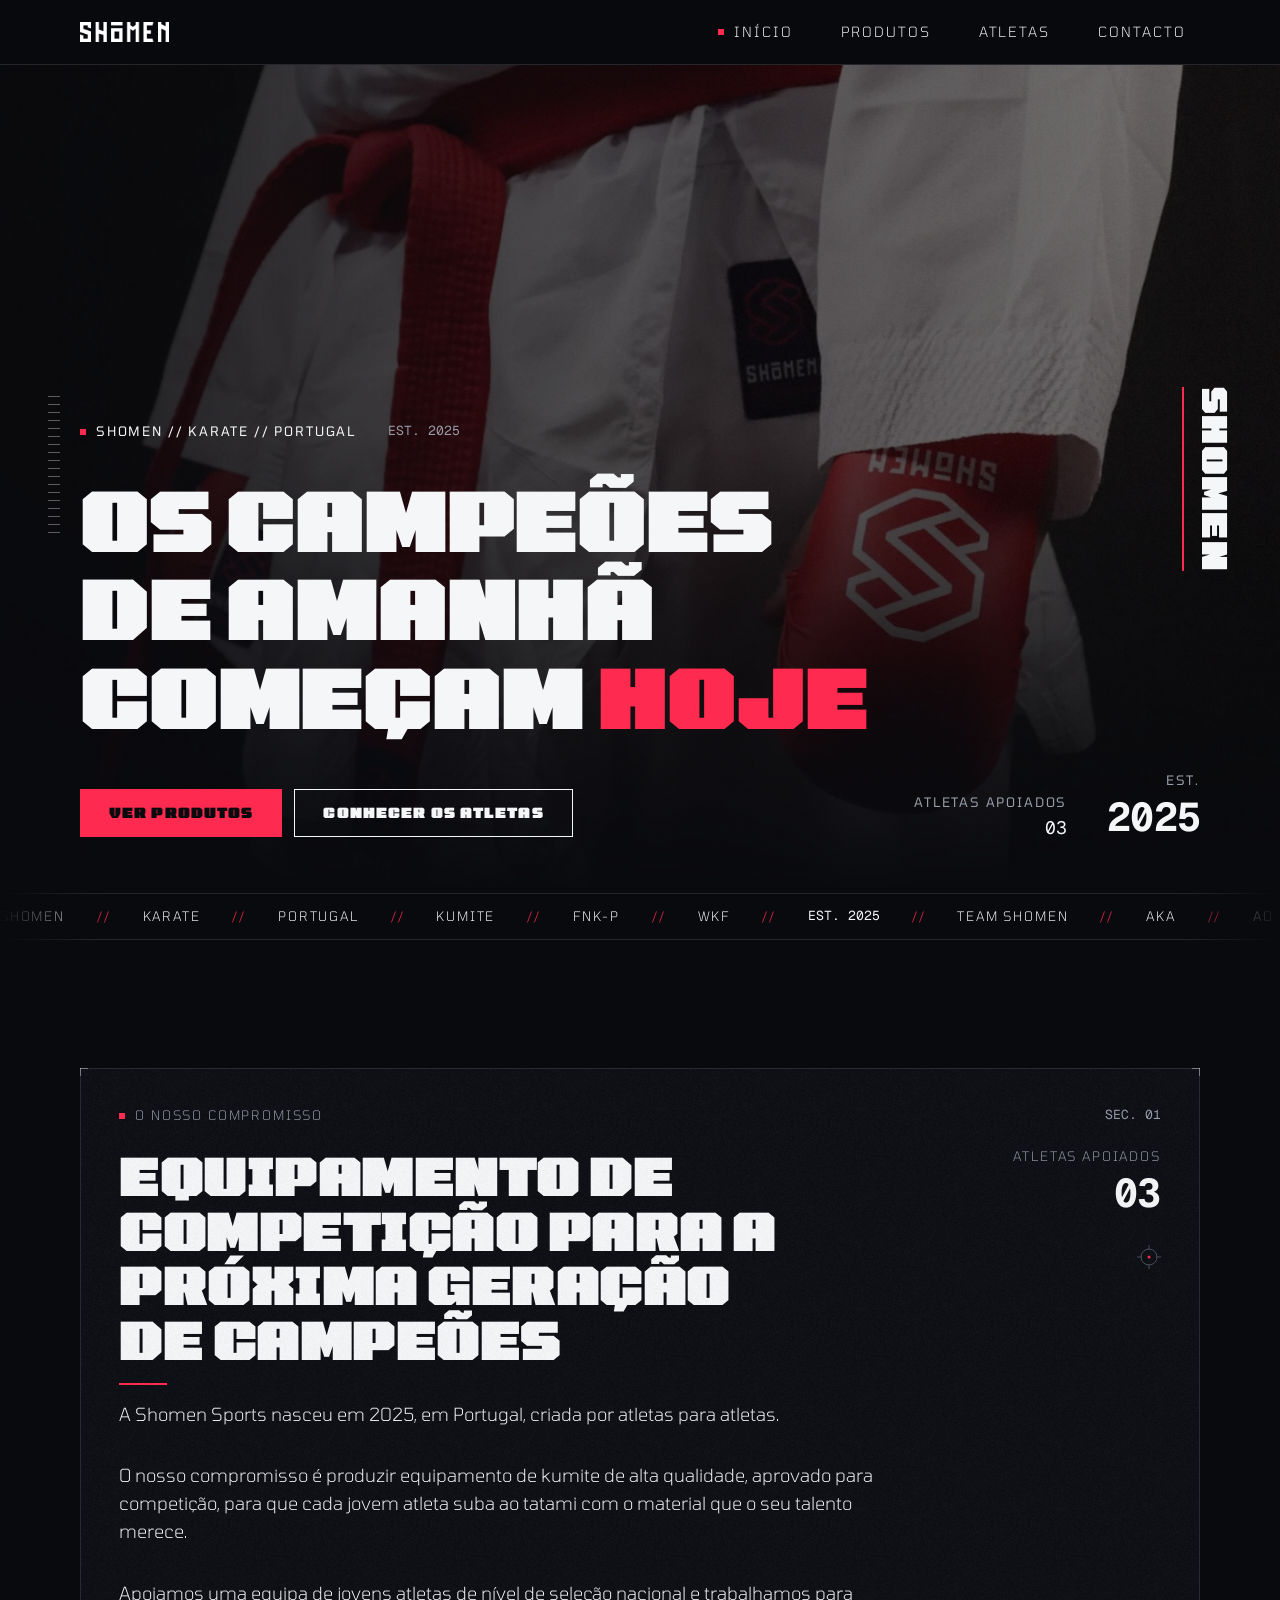
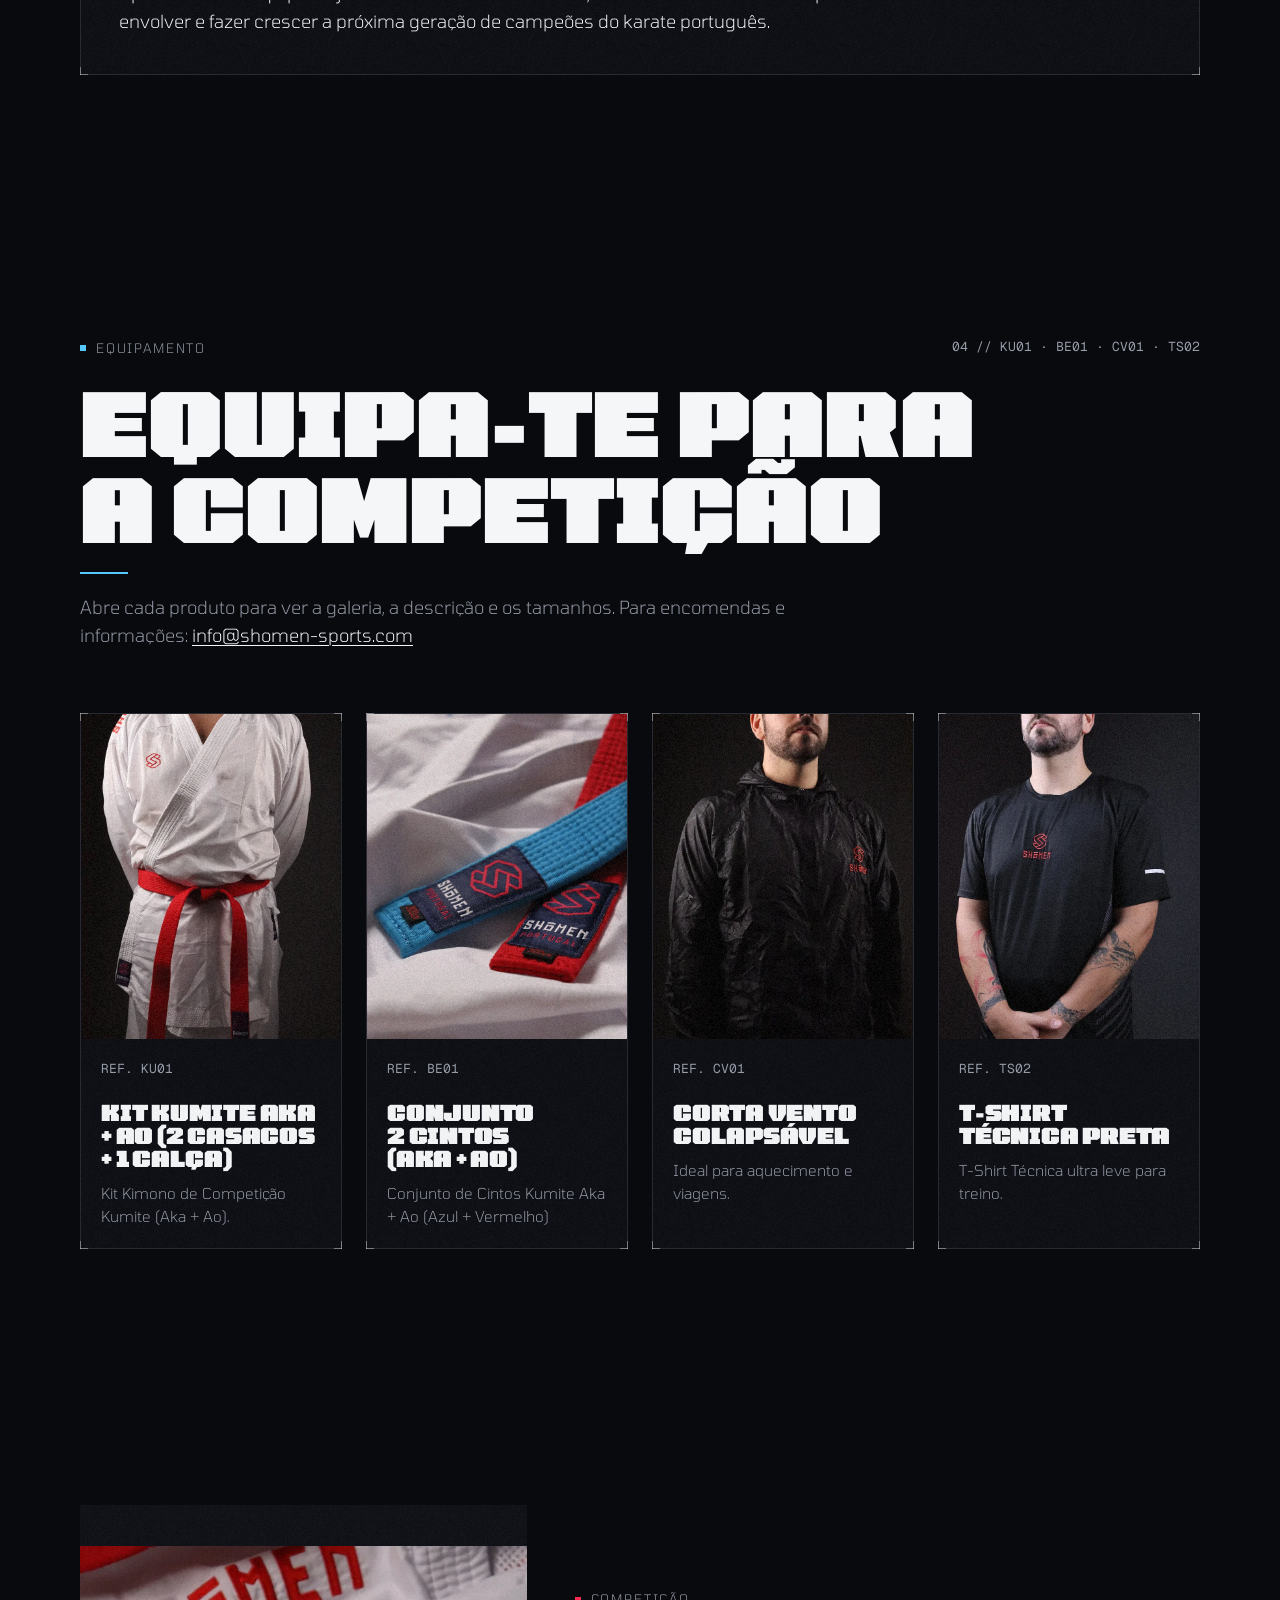
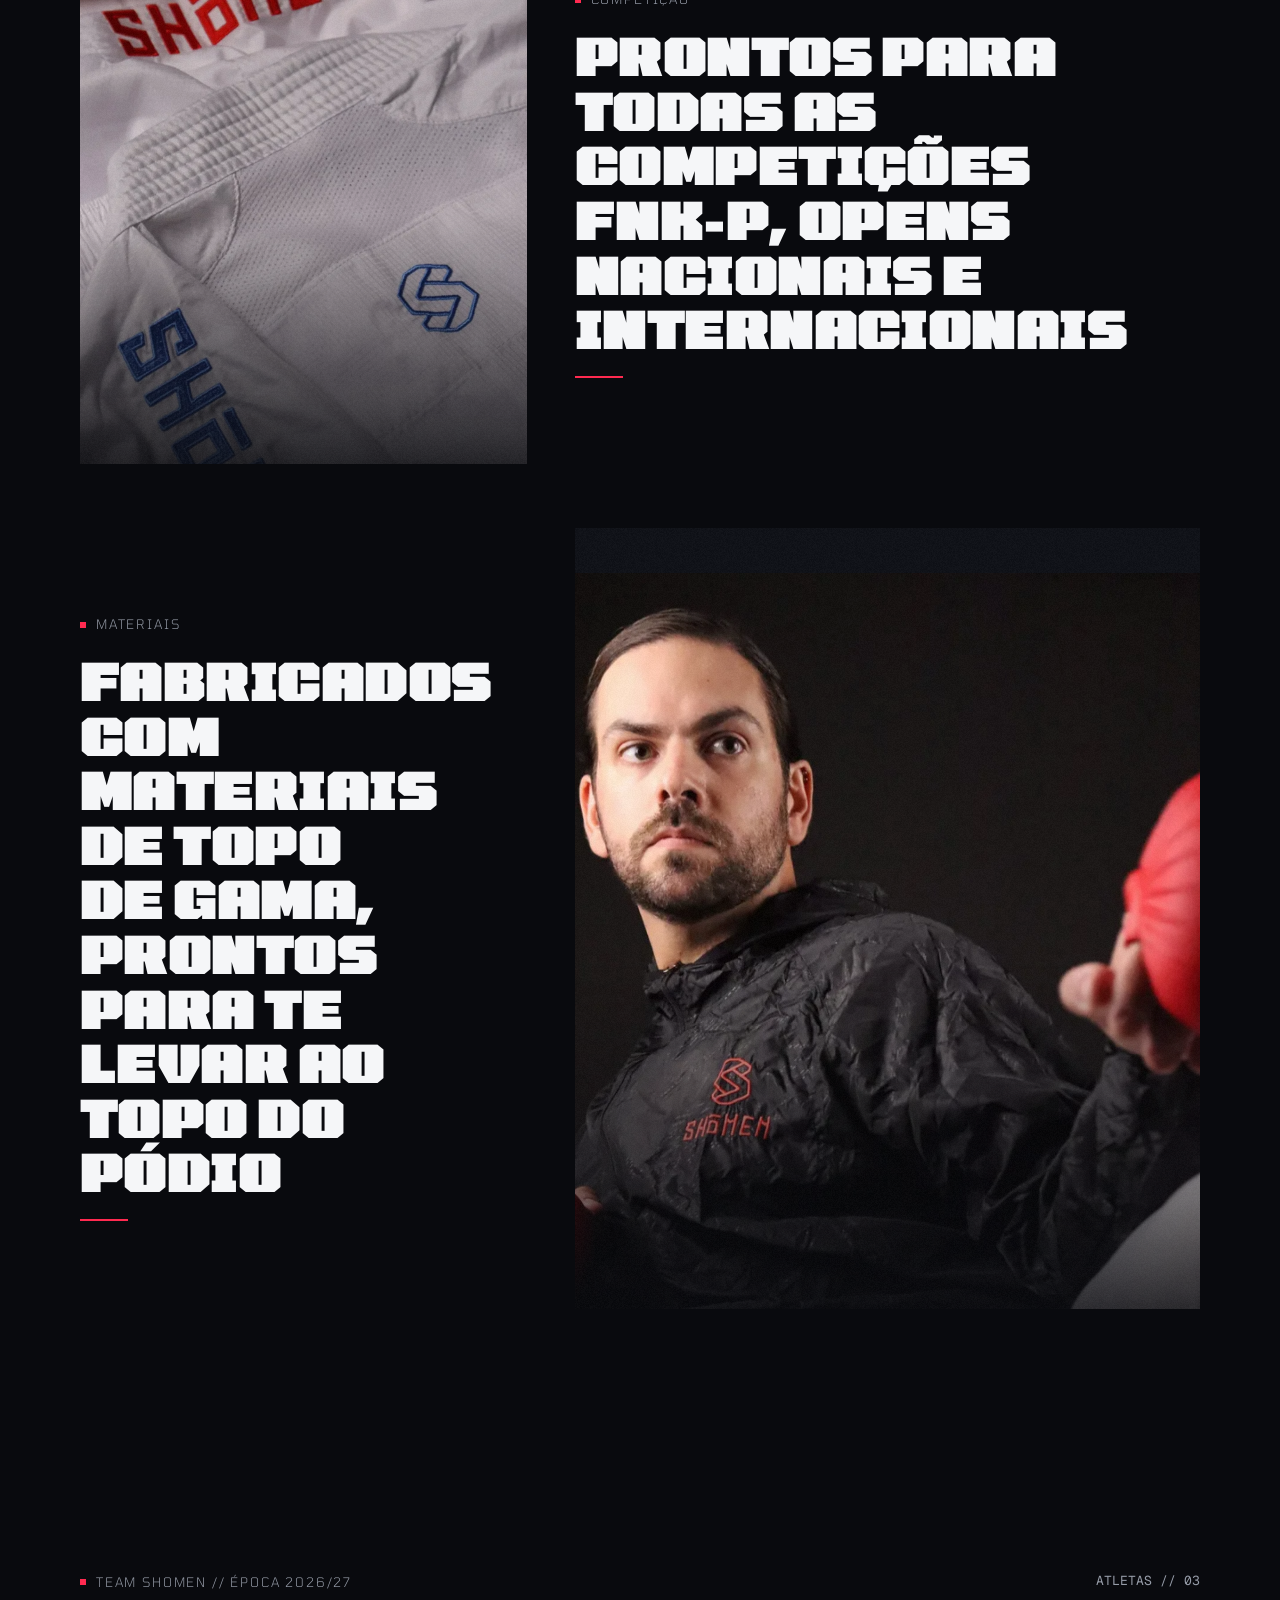
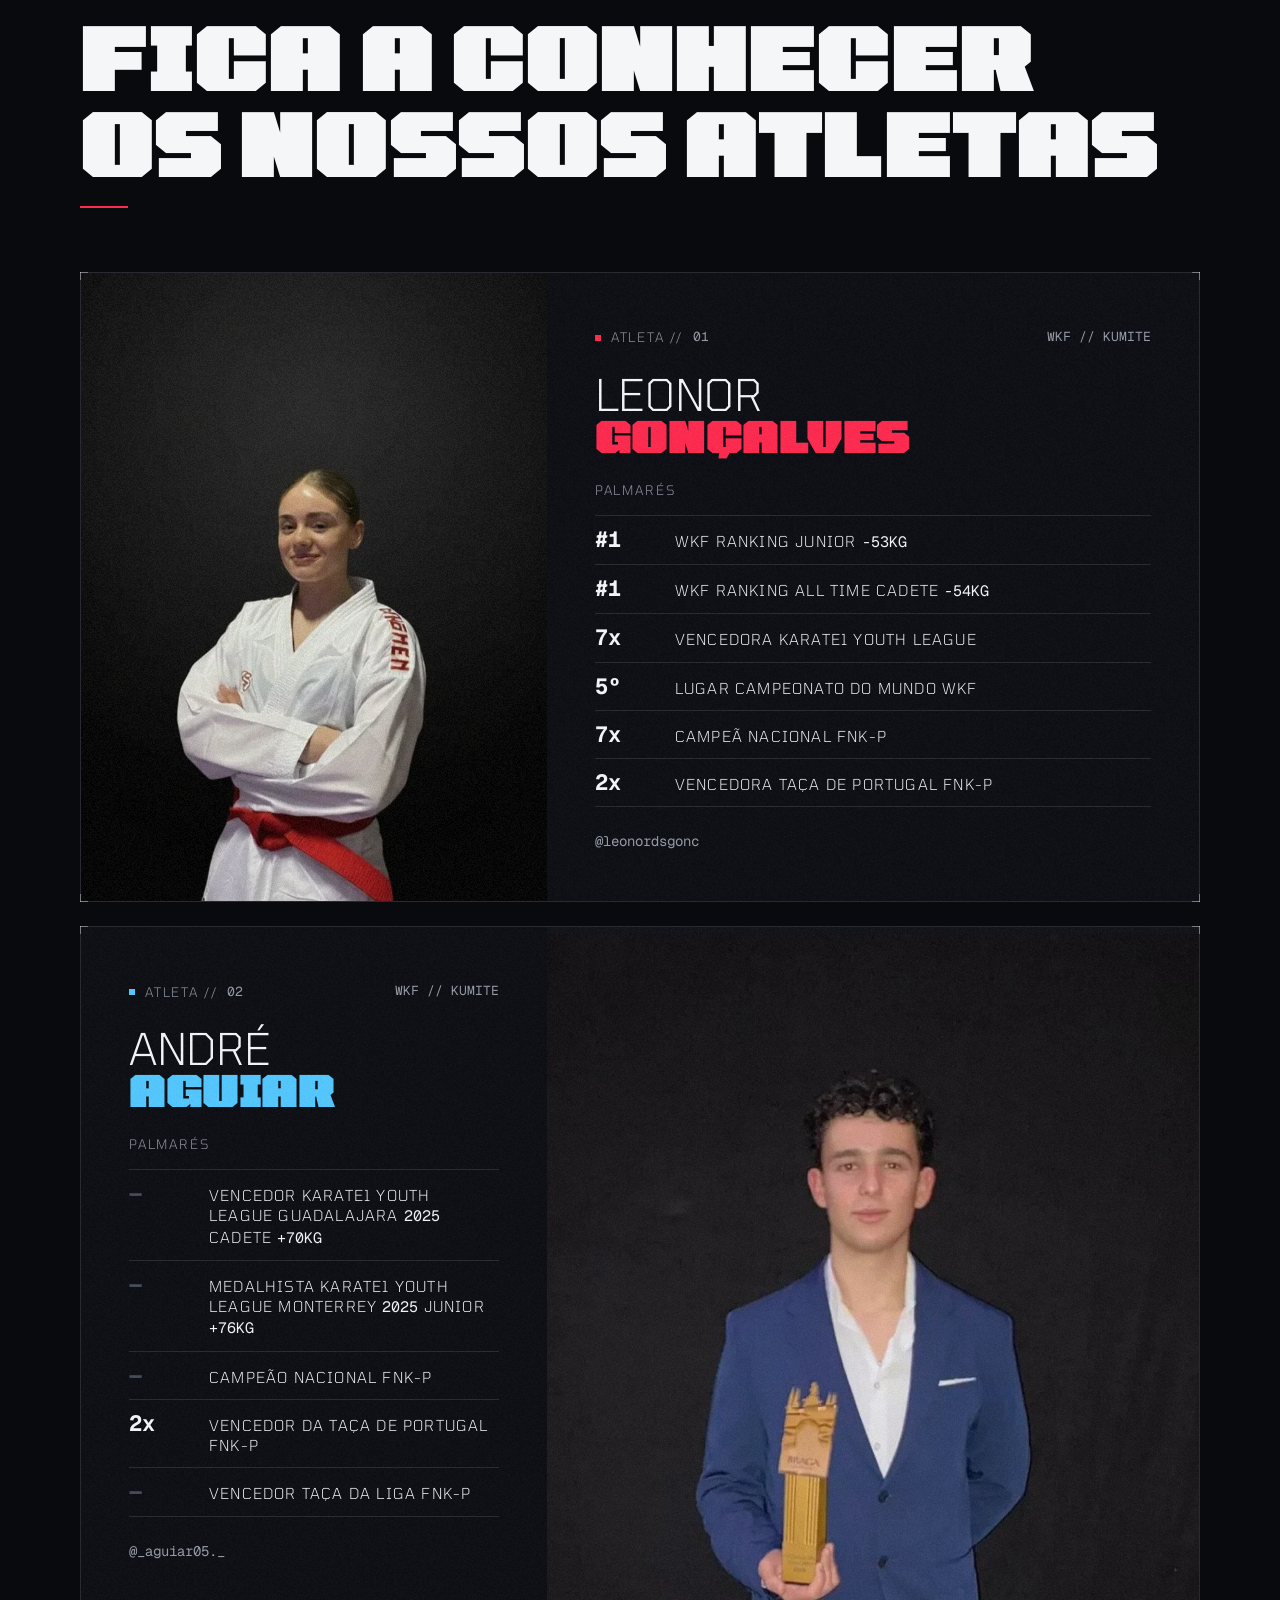
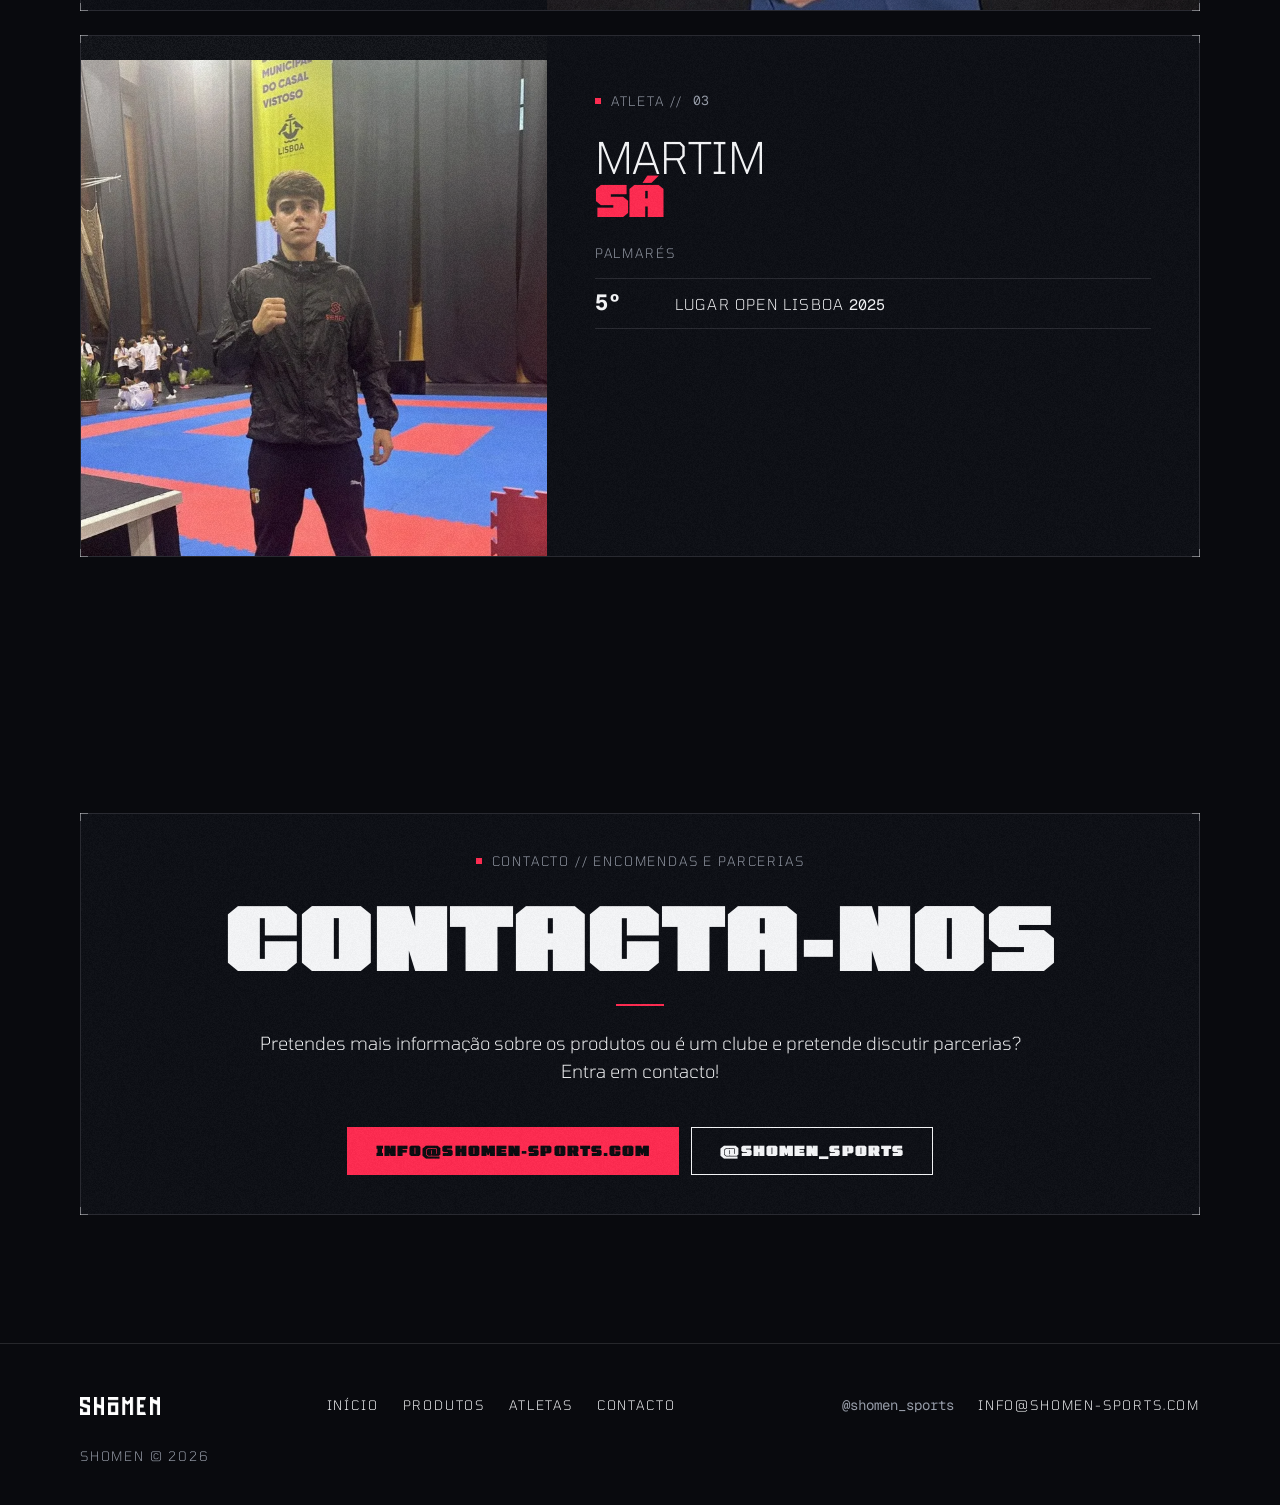
<file: archive/phase-3/index.html>
<!DOCTYPE html>
<html lang="pt-PT">
<head>
  <meta charset="utf-8">
  <meta name="viewport" content="width=device-width, initial-scale=1">
  <title>Shomen Sports | Equipamento de Karate</title>
  <meta name="description" content="Shomen Sports: equipamento de competição de kumite criado em Portugal, por atletas para atletas. Kimonos, cintos e vestuário técnico, e apoio à próxima geração de campeões do karate português.">
  <link rel="canonical" href="https://www.shomen-sports.com/">
  <link rel="icon" href="favicon.ico" sizes="any">
  <link rel="apple-touch-icon" href="apple-touch-icon.png">
  <meta property="og:type" content="website">
  <meta property="og:site_name" content="Shomen Sports">
  <meta property="og:title" content="Shomen Sports | Equipamento de Karate">
  <meta property="og:description" content="Equipamento de competição de kumite criado em Portugal, por atletas para atletas.">
  <meta property="og:url" content="https://www.shomen-sports.com/">
  <meta property="og:image" content="https://www.shomen-sports.com/assets/img/originals/social-media-image.png">
  <meta property="og:image:width" content="1680">
  <meta property="og:image:height" content="840">
  <meta property="og:locale" content="pt_PT">
  <meta name="twitter:card" content="summary_large_image">
  <meta name="twitter:title" content="Shomen Sports | Equipamento de Karate">
  <meta name="twitter:description" content="Equipamento de competição de kumite criado em Portugal, por atletas para atletas.">
  <meta name="twitter:image" content="https://www.shomen-sports.com/assets/img/originals/social-media-image.png">
  <style>
/* ==========================================================================
   SHOMEN — Phase 3 single-file site. Everything (CSS, JS, fonts, grain) lives in
   this file; only the photos are external (assets/img/). To ship a new version,
   swap this file at the repo root.
   Palette: red + blue highlights only. Tomorrow 300/400/900, Geist Mono for numbers.
   ========================================================================== */

@font-face { font-family: "Tomorrow"; src: url("[data-uri]") format("woff2"); font-weight: 300; font-style: normal; font-display: swap; }
@font-face { font-family: "Tomorrow"; src: url("[data-uri]") format("woff2"); font-weight: 400; font-style: normal; font-display: swap; }
@font-face { font-family: "Tomorrow"; src: url("[data-uri]") format("woff2"); font-weight: 900; font-style: normal; font-display: swap; }
@font-face { font-family: "Geist Mono"; src: url("[data-uri]") format("woff2"); font-weight: 400; font-style: normal; font-display: swap; }
@font-face { font-family: "Geist Mono"; src: url("[data-uri]") format("woff2"); font-weight: 700; font-style: normal; font-display: swap; }

:root {
  --bg: #090A0E;
  --panel: rgba(14, 16, 22, .85);
  --panel-solid: #0E1016;
  --white: #F5F6F8;
  --grey: #969CA8;
  --dim: #464C5A;
  --red: #FF2A50;
  --blue: #54C8FF;
  --line: rgba(245, 246, 248, .12);
  --tick: rgba(245, 246, 248, .4);
  --key: var(--red);
  --alt: var(--blue);

  --font-sans: "Tomorrow", system-ui, -apple-system, "Segoe UI", sans-serif;
  --font-mono: "Geist Mono", ui-monospace, "SFMono-Regular", Menlo, monospace;

  --fs-hero: clamp(44px, 12vw, 150px);
  --fs-h2: clamp(36px, 7vw, 88px);
  --fs-h2-band: clamp(28px, 4.2vw, 52px);
  --fs-h3: 34px;
  --fs-body: 18px;
  --fs-micro: 13px;
  --track-micro: .14em;

  --max: 1200px;
  --gutter: clamp(16px, 4vw, 40px);
  --gap: 24px;
  --space: clamp(64px, 10vw, 140px);
  --space-sm: clamp(32px, 5vw, 64px);
  --nav-h: 64px;
  --ease: cubic-bezier(.2, .8, .2, 1);
  --ease-out: cubic-bezier(.16, 1, .3, 1);
}

[data-key="red"] { --key: var(--red); --alt: var(--blue); }
[data-key="blue"] { --key: var(--blue); --alt: var(--red); }

/* ---------- base ---------- */
*, *::before, *::after { box-sizing: border-box; border-radius: 0; }
html { -webkit-text-size-adjust: 100%; scroll-padding-top: calc(var(--nav-h) + 16px); scroll-behavior: smooth; }
body { margin: 0; background: var(--bg); color: var(--white); font-family: var(--font-sans); font-weight: 300; font-size: var(--fs-body); line-height: 1.55; overflow-wrap: anywhere; overflow-x: clip; }
html.menu-open, html.menu-open body, html.modal-open, html.modal-open body { overflow: hidden; }
img { display: block; max-width: 100%; height: auto; }
figure { margin: 0; }
address { font-style: normal; }
p { margin: 0 0 1em; max-width: 64ch; }
p:last-child { margin-bottom: 0; }
strong { font-weight: 900; }
h1, h2, h3, .h1, .h2, .h3, .name { margin: 0; font-weight: 900; line-height: .98; letter-spacing: -.01em; text-transform: uppercase; text-wrap: balance; overflow-wrap: normal; }
h1, .h1 { font-size: var(--fs-hero); letter-spacing: -.015em; }
h2, .h2 { font-size: var(--fs-h2); }
h3, .h3 { font-size: var(--fs-h3); }
.h2--band { font-size: var(--fs-h2-band); line-height: 1.05; }
a { color: var(--white); text-underline-offset: .18em; text-decoration-thickness: 1px; }
a:hover { color: var(--key); }
:focus-visible { outline: 2px solid var(--key); outline-offset: 3px; }
button { font: inherit; }
.mono { font-family: var(--font-mono); letter-spacing: 0; font-weight: 400; }
.key { color: var(--key); }
.grey { color: var(--grey); }
.visually-hidden { position: absolute; width: 1px; height: 1px; margin: -1px; padding: 0; overflow: hidden; clip: rect(0 0 0 0); white-space: nowrap; border: 0; }
.skip-link { position: absolute; left: var(--gutter); top: -100px; z-index: 100; padding: 12px 16px; background: var(--white); color: var(--bg); font-weight: 900; text-transform: uppercase; letter-spacing: .08em; font-size: 13px; }
.skip-link:focus { top: 12px; }
.wrap { max-width: var(--max); margin-inline: auto; padding-inline: var(--gutter); }
.section { padding-block: var(--space); }
.section--tight { padding-block: var(--space-sm); }
.section__head { display: grid; gap: 20px; margin-bottom: var(--space-sm); }
.section__head--center { justify-items: center; text-align: center; }
.stack { display: grid; gap: 16px; }
.stack--lg { gap: 32px; }

/* ---------- grain ---------- */
.panel::after, .photo::after { content: ""; position: absolute; inset: 0; z-index: 2; background: url("[data-uri]") repeat 0 0 / 200px 200px; opacity: .028; pointer-events: none; }

/* ---------- micro-labels, rules, readouts, chips, reticle ---------- */
.micro { display: inline-flex; align-items: center; gap: 10px; margin: 0; color: var(--grey); font-family: var(--font-sans); font-weight: 300; font-size: var(--fs-micro); letter-spacing: var(--track-micro); line-height: 1.3; text-transform: uppercase; }
.micro--white { color: var(--white); }
.micro--dot::before { content: ""; flex: none; width: 6px; height: 6px; background: var(--key); }
.micro--tick::before { content: ""; flex: none; width: 3px; height: 12px; background: var(--alt); }
.micro .mono { font-size: 13px; }
.microbar { display: flex; flex-wrap: wrap; align-items: center; justify-content: space-between; gap: 12px 32px; list-style: none; margin: 0; padding: 0; }
.microbar--start { justify-content: flex-start; }
.rule { border: 0; margin: 0; height: 1px; width: 100%; background: var(--line); }
.rule--key { height: 2px; width: 48px; max-width: 48px; background: var(--key); transform-origin: left center; }
.readout { display: grid; gap: 8px; align-content: start; }
.readout__label { color: var(--grey); }
.readout__value { font-family: var(--font-mono); font-weight: 700; font-size: clamp(28px, 4vw, 40px); line-height: 1; color: var(--white); letter-spacing: -.02em; font-variant-numeric: tabular-nums; }
.readout--sm .readout__value { font-size: 18px; font-weight: 400; letter-spacing: 0; }
.readout--text .readout__value { font-family: var(--font-sans); font-weight: 300; font-size: 18px; letter-spacing: 0; line-height: 1.4; }
.readout--end { text-align: right; justify-items: end; }
.readouts { list-style: none; margin: 0; padding: 0; border-top: 1px solid var(--line); }
.readouts li { display: grid; grid-template-columns: 64px 1fr; gap: 16px; align-items: baseline; padding: 12px 0; border-bottom: 1px solid var(--line); }
.readouts .val { font-family: var(--font-mono); font-weight: 700; font-size: 22px; line-height: 1; color: var(--white); }
.readouts .val:empty::before { content: "\2014"; color: var(--dim); }
.readouts .lab { font-weight: 300; font-size: 15px; letter-spacing: .08em; text-transform: uppercase; line-height: 1.35; }
.chips { display: flex; flex-wrap: wrap; gap: 8px; list-style: none; margin: 0; padding: 0; }
.chip { display: inline-flex; align-items: center; justify-content: center; min-height: 36px; padding: 0 12px; border: 1px solid var(--line); font-family: var(--font-mono); font-size: 14px; line-height: 1; color: var(--white); transition: border-color .25s var(--ease), color .25s var(--ease); }
.chip:hover { border-color: var(--key); color: var(--key); }
.reticle { display: block; width: 24px; height: 24px; color: var(--dim); flex: none; }
.reticle circle, .reticle line { stroke: currentColor; stroke-width: 1; fill: none; }
.reticle .reticle__dot { fill: var(--key); stroke: none; }
.reticle .reticle__arms { transform-origin: 12px 12px; animation: spin 24s linear infinite; }
.handle { font-family: var(--font-mono); font-size: 14px; color: var(--grey); text-decoration: none; }
.handle:hover { color: var(--key); text-decoration: underline; }

/* ---------- panel ---------- */
.panel { position: relative; background: var(--panel); border: 1px solid var(--line); padding: clamp(20px, 3vw, 40px); transition: border-color .4s var(--ease); }
.panel--flush { padding: 0; }
.panel::before { content: ""; position: absolute; inset: -1px; z-index: 3; pointer-events: none; transition: filter .4s var(--ease);
  background-image: linear-gradient(var(--tick), var(--tick)), linear-gradient(var(--tick), var(--tick)), linear-gradient(var(--tick), var(--tick)), linear-gradient(var(--tick), var(--tick)), linear-gradient(var(--tick), var(--tick)), linear-gradient(var(--tick), var(--tick)), linear-gradient(var(--tick), var(--tick)), linear-gradient(var(--tick), var(--tick));
  background-size: 8px 1px, 1px 8px, 8px 1px, 1px 8px, 8px 1px, 1px 8px, 8px 1px, 1px 8px;
  background-position: 0 0, 0 0, 100% 0, 100% 0, 0 100%, 0 100%, 100% 100%, 100% 100%;
  background-repeat: no-repeat; }
.panel > * { position: relative; z-index: 1; }
.panel__head { display: flex; flex-wrap: wrap; justify-content: space-between; align-items: center; gap: 12px 24px; margin-bottom: 24px; }
.panel--hover:hover { --tick: var(--key); border-color: rgba(245, 246, 248, .28); }

/* ---------- photo + parallax ---------- */
.photo { position: relative; overflow: hidden; background: var(--panel-solid); }
.photo img { width: 100%; height: 100%; object-fit: cover; object-position: 50% 50%; }
.photo--fade::before { content: ""; position: absolute; inset: 0; z-index: 1; background: linear-gradient(transparent 40%, var(--bg)); pointer-events: none; }
.photo--vignette::before { content: ""; position: absolute; inset: 0; z-index: 1; background: linear-gradient(to top, rgba(9, 10, 14, .85), transparent 45%); pointer-events: none; }
img.pos-top { object-position: 50% 10%; }
.photo--4x5 { aspect-ratio: 4 / 5; }
.photo--1x1 { aspect-ratio: 1; }
.parallax img { transform: translate3d(0, var(--py, 0px), 0) scale(1.14); will-change: transform; }
.zoom img { transition: transform .8s var(--ease-out); }
.zoom:hover img, a:hover > .zoom img { transform: scale(1.05); }
.parallax.zoom:hover img { transform: translate3d(0, var(--py, 0px), 0) scale(1.19); }

/* ---------- buttons ---------- */
.btn { position: relative; display: inline-flex; align-items: center; justify-content: center; gap: 12px; min-height: 48px; padding: 0 28px; border: 1px solid var(--white); background-color: transparent; color: var(--white); font-family: var(--font-sans); font-weight: 900; font-size: 14px; line-height: 1; letter-spacing: .08em; text-transform: uppercase; text-decoration: none; text-align: center; cursor: pointer; overflow: hidden; isolation: isolate;
  background-image: linear-gradient(var(--white), var(--white)); background-size: 0% 100%; background-repeat: no-repeat; background-position: left center;
  transition: background-size .4s var(--ease-out), color .25s var(--ease), border-color .25s var(--ease); }
.btn:hover, .btn:focus-visible { background-size: 100% 100%; color: var(--bg); border-color: var(--white); }
.btn--primary { background-color: var(--key); border-color: var(--key); color: var(--bg); }
.btn--primary:hover, .btn--primary:focus-visible { border-color: var(--white); }
.btn--ghost { border-color: var(--line); }
.actions { display: flex; flex-wrap: wrap; gap: 12px; }
.actions--center { justify-content: center; }

/* ---------- nav ---------- */
.progress { position: fixed; top: 0; left: 0; z-index: 60; height: 2px; width: 100%; background: var(--key); transform: scaleX(0); transform-origin: left center; pointer-events: none; }
.nav { position: sticky; top: 0; z-index: 50; isolation: isolate; border-bottom: 1px solid var(--line); }
.nav::before { content: ""; position: absolute; inset: 0; z-index: -1; background: rgba(9, 10, 14, .92); -webkit-backdrop-filter: blur(12px); backdrop-filter: blur(12px); }
.nav__inner { position: relative; z-index: 41; display: flex; align-items: center; justify-content: space-between; gap: 24px; min-height: var(--nav-h); }
.nav__logo { display: inline-flex; align-items: center; min-height: 44px; }
.nav__logo img { height: 20px; width: auto; }
.nav__menu { position: absolute; top: 0; right: max(var(--gutter), calc((100% - var(--max)) / 2 + var(--gutter))); height: var(--nav-h); display: flex; align-items: center; z-index: 42; }
.nav__list { display: flex; gap: 4px; list-style: none; margin: 0; padding: 0; }
.nav__link { display: inline-flex; align-items: center; gap: 10px; min-height: 44px; padding: 0 14px; color: var(--white); font-weight: 300; font-size: 14px; letter-spacing: var(--track-micro); text-transform: uppercase; text-decoration: none; }
.nav__link::before { content: ""; width: 6px; height: 6px; background: var(--key); transform: scale(0); transition: transform .3s var(--ease-out); }
.nav__link:hover { color: var(--white); text-decoration: underline; }
.nav__link[aria-current="page"]::before, .nav__link[aria-current="true"]::before { transform: scale(1); }
.nav__toggle { display: none; align-items: center; justify-content: center; min-width: 48px; min-height: 48px; padding: 0 16px; border: 1px solid var(--line); background: transparent; color: var(--white); font-family: var(--font-sans); font-weight: 300; font-size: 13px; letter-spacing: var(--track-micro); text-transform: uppercase; cursor: pointer; }
.nav__toggle:hover { border-color: var(--white); }
.nav__menu-foot { display: none; }
@media (max-width: 719.98px) {
  .nav__toggle { display: inline-flex; }
  .nav__menu { position: fixed; inset: 0; z-index: 40; height: auto; right: 0; display: none; flex-direction: column; justify-content: center; align-items: stretch; padding: calc(var(--nav-h) + 24px) var(--gutter) 40px; background: rgba(9, 10, 14, .96); }
  .nav__menu.is-open { display: flex; animation: fadeIn .3s var(--ease); }
  .nav__list { flex-direction: column; gap: 8px; }
  .nav__link { display: flex; padding: 0; min-height: 60px; font-weight: 900; font-size: 46px; letter-spacing: -.01em; line-height: 1; }
  .nav__link::before { width: 10px; height: 10px; }
  .nav__menu.is-open .nav__link { animation: rise .5s var(--ease-out) both; animation-delay: calc(var(--i, 0) * 70ms); }
  .nav__menu-foot { display: grid; gap: 12px; margin-top: 40px; }
}

/* ---------- layout pieces ---------- */
.grid { display: grid; gap: var(--gap); list-style: none; margin: 0; padding: 0; }
.grid--4 { grid-template-columns: repeat(auto-fit, minmax(240px, 1fr)); }

/* hero */
.hero { position: relative; display: grid; align-items: end; min-height: min(92vh, 860px); overflow: hidden; isolation: isolate; }
.hero__photo { position: absolute; inset: 0; z-index: 0; }
.hero__photo img { object-position: 51% 8%; filter: brightness(.55) saturate(.9); transform: translate3d(calc(var(--mx, 0) * 1px), calc(var(--py, 0px) + var(--my, 0) * 1px), 0) scale(1.14); will-change: transform; }
.hero__scrim { position: absolute; inset: 0; z-index: 1; pointer-events: none; background: linear-gradient(90deg, rgba(9, 10, 14, .78) 0%, rgba(9, 10, 14, .45) 50%, rgba(9, 10, 14, .1) 100%), linear-gradient(transparent 45%, var(--bg)); }
.hero__content { position: relative; z-index: 3; width: 100%; padding-block: calc(var(--space) + 24px) 56px; display: grid; gap: 28px; }
.hero__title { font-size: min(var(--fs-hero), 6.4vw); line-height: 1.08; }
.hero__title > span { display: block; }
.hero__title .w { display: inline-block; }
.hero__foot { display: flex; flex-wrap: wrap; justify-content: space-between; align-items: flex-end; gap: 24px; }
.hero__readouts { display: flex; flex-wrap: wrap; gap: 24px 40px; align-items: flex-end; }
.hero .micro { font-weight: 400; }
.hero__vword { display: none; position: absolute; right: calc(var(--gutter) + 8px); top: 50%; z-index: 3; transform: translateY(-50%); writing-mode: vertical-rl; font-weight: 900; font-size: 34px; letter-spacing: .04em; text-transform: uppercase; line-height: 1; color: var(--white); padding-left: 14px; border-left: 2px solid var(--key); animation: drift 9s ease-in-out infinite; }
.hero__ruler { display: none; position: absolute; left: calc(var(--gutter) + 8px); top: 40%; z-index: 3; width: 12px; height: 140px; background: repeating-linear-gradient(to bottom, rgba(245, 246, 248, .35) 0 1px, transparent 1px 8px); animation: rulerScroll 4s linear infinite; }
@media (min-width: 960px) {
  .hero__vword, .hero__ruler { display: block; }
  .hero__readouts { justify-content: flex-end; text-align: right; }
}

/* ticker */
.ticker { overflow: hidden; border-block: 1px solid var(--line); padding: 14px 0; -webkit-mask-image: linear-gradient(90deg, transparent, #000 8%, #000 92%, transparent); mask-image: linear-gradient(90deg, transparent, #000 8%, #000 92%, transparent); }
.ticker__track { display: flex; width: max-content; animation: ticker 48s linear infinite; }
.ticker__track > span { display: inline-flex; gap: 32px; padding-right: 32px; white-space: nowrap; }
.ticker__track i { font-style: normal; color: var(--key); }
.ticker:hover .ticker__track { animation-play-state: paused; }

/* tiles */
.tile { display: flex; flex-direction: column; }
.tile > a { color: inherit; text-decoration: none; display: flex; flex-direction: column; height: 100%; }
.tile .photo { aspect-ratio: 4 / 5; }
.tile__body { padding: 20px; display: grid; gap: 8px; align-content: start; }
.tile__name { font-size: 22px; font-weight: 900; text-transform: uppercase; line-height: 1.05; letter-spacing: -.01em; margin: 0; transition: color .25s var(--ease); }
.tile__ref { font-family: var(--font-mono); font-size: 13px; color: var(--grey); display: flex; justify-content: space-between; gap: 12px; }
.tile__ref .open { color: var(--key); opacity: 0; transform: translateX(-6px); transition: opacity .3s var(--ease), transform .3s var(--ease-out); }
.tile > a:hover .open, .tile > a:focus-visible .open { opacity: 1; transform: none; }
.tile__excerpt { font-size: 15px; color: var(--grey); margin: 4px 0 0; }
.tile > a:hover .tile__name { color: var(--key); }

/* bands */
.band { display: grid; gap: var(--gap); align-items: center; }
.band + .band { margin-top: var(--space-sm); }
.band .photo { aspect-ratio: 4 / 5; }
.band__body { display: grid; gap: 20px; }
@media (min-width: 720px) { .band { grid-template-columns: 5fr 7fr; gap: calc(var(--gap) * 2); } .band--flip .photo { order: 2; } }

/* compromisso */
.fact { display: grid; gap: 32px; }
.fact__copy { display: grid; gap: 16px; }
@media (min-width: 900px) { .fact { grid-template-columns: 1fr 240px; align-items: start; } .fact__aside { display: grid; gap: 32px; justify-items: end; text-align: right; } }

/* athletes */
.athlete { display: grid; gap: 0; }
.athlete__media .photo { aspect-ratio: 4 / 5; }
.athlete__body { display: grid; gap: 24px; align-content: start; padding: clamp(24px, 4vw, 48px); }
.athlete + .athlete { margin-top: var(--gap); }
.name { font-size: clamp(34px, 3.4vw, 52px); line-height: .98; letter-spacing: -.01em; text-transform: uppercase; margin: 0; }
.name__first { display: block; font-weight: 300; }
.name__last { display: block; font-weight: 900; color: var(--key); }
@media (min-width: 900px) {
  .athlete { grid-template-columns: minmax(0, 5fr) minmax(0, 7fr); }
  .athlete--flip .athlete__media { order: 2; }
  .athlete__media { position: relative; min-height: 520px; }
  .athlete__media .photo { position: absolute; inset: 0; aspect-ratio: auto; }
}

/* contact + footer */
.contact { display: grid; gap: 24px; justify-items: center; text-align: center; }
.contact p { margin-inline: auto; }
.footer { border-top: 1px solid var(--line); padding: 40px 0; }
.footer__inner { display: grid; gap: 20px; align-items: center; }
.footer__logo { display: inline-flex; align-items: center; min-height: 44px; justify-self: start; }
.footer__logo img { height: 18px; width: auto; }
.footer__nav ul, .footer__links ul { display: flex; flex-wrap: wrap; gap: 4px 24px; list-style: none; margin: 0; padding: 0; }
.footer__nav a, .footer__links a { display: inline-flex; align-items: center; min-height: 44px; text-decoration: none; }
.footer__nav a:hover, .footer__links a:hover { text-decoration: underline; }
.footer__copy { grid-column: 1 / -1; }
@media (min-width: 720px) { .footer__inner { grid-template-columns: auto 1fr auto; } .footer__nav { justify-self: center; } }

/* ---------- product modal ---------- */
.modal { border: 0; padding: 0; margin: auto; background: transparent; color: var(--white); width: min(1040px, calc(100vw - 24px)); max-width: none; max-height: calc(100vh - 24px); max-height: calc(100dvh - 24px); overflow: auto; overscroll-behavior: contain; }
.modal::backdrop { background: rgba(9, 10, 14, .82); -webkit-backdrop-filter: blur(6px); backdrop-filter: blur(6px); animation: fadeIn .3s var(--ease); }
.modal[open] { animation: modalIn .45s var(--ease-out); }
.modal__panel { padding: clamp(20px, 3vw, 40px); }
.modal__head { display: flex; flex-wrap: wrap; justify-content: space-between; align-items: center; gap: 12px 24px; margin-bottom: 24px; }
.modal__close { min-height: 44px; padding: 0 18px; }
.modal__body { display: grid; gap: 32px; }
.modal__gallery { display: grid; gap: 12px; }
.modal__main { aspect-ratio: 4 / 5; }
.modal__main img { transition: opacity .3s var(--ease); }
.modal__main.is-swapping img { opacity: 0; }
.modal__main-link { display: block; }
.thumbs { display: flex; flex-wrap: wrap; gap: 8px; list-style: none; margin: 0; padding: 0; }
.thumbs button { display: block; width: 64px; padding: 0; border: 1px solid transparent; background: none; cursor: pointer; opacity: .6; transition: opacity .25s var(--ease), border-color .25s var(--ease), transform .3s var(--ease-out); }
.thumbs button:hover, .thumbs button:focus-visible, .thumbs button[aria-current="true"] { opacity: 1; border-color: var(--key); }
.thumbs button:hover { transform: translateY(-2px); }
.thumbs .photo { aspect-ratio: 1; }
.thumbs img { object-position: 50% 20%; }
.modal__info { display: grid; gap: 20px; align-content: start; }
.modal__name { font-size: var(--fs-h3); }
.modal__ref { font-family: var(--font-mono); font-size: 14px; color: var(--grey); }
.spec { display: grid; gap: 24px; grid-template-columns: repeat(auto-fit, minmax(200px, 1fr)); border-top: 1px solid var(--line); padding-top: 24px; }
@media (min-width: 800px) { .modal__body { grid-template-columns: 5fr 6fr; align-items: start; } }

/* ---------- motion ---------- */
html.js [data-reveal] { opacity: 0; transform: translateY(14px); }
html.js [data-reveal].is-in { opacity: 1; transform: none; transition: opacity .6s var(--ease-out), transform .6s var(--ease-out); transition-delay: calc(var(--i, 0) * 90ms); }
html.js [data-reveal] .rule--key { transform: scaleX(0); }
html.js [data-reveal].is-in .rule--key { transform: scaleX(1); transition: transform .7s var(--ease-out) .25s; }
html.js .hero__title .w { opacity: 0; transform: translateY(.45em); }
html.js .hero.is-in .hero__title .w { opacity: 1; transform: none; transition: opacity .7s var(--ease-out), transform .7s var(--ease-out); transition-delay: calc(140ms + var(--i, 0) * 60ms); }
html.js .readouts li { opacity: 0; transform: translateX(-8px); }
html.js .is-in .readouts li { opacity: 1; transform: none; transition: opacity .45s var(--ease-out), transform .45s var(--ease-out); transition-delay: calc(200ms + var(--i, 0) * 60ms); }
@keyframes fadeIn { from { opacity: 0; } }
@keyframes rise { from { opacity: 0; transform: translateY(18px); } }
@keyframes modalIn { from { opacity: 0; transform: translateY(16px) scale(.985); } }
@keyframes spin { to { transform: rotate(360deg); } }
@keyframes drift { 0%, 100% { transform: translateY(-50%); } 50% { transform: translateY(calc(-50% - 12px)); } }
@keyframes rulerScroll { to { background-position: 0 40px; } }
@keyframes ticker { to { transform: translateX(-50%); } }
@media (prefers-reduced-motion: reduce) {
  html.js [data-reveal], html.js .hero__title .w, html.js .readouts li, html.js [data-reveal] .rule--key { opacity: 1; transform: none; transition: none; }
  .ticker__track, .hero__vword, .hero__ruler, .reticle .reticle__arms, .modal[open], .modal::backdrop, .nav__menu.is-open .nav__link { animation: none; }
  .btn, .thumbs button, .chip, .zoom img, .panel, .panel::before, .tile__name, .tile__ref .open { transition: none; }
  .parallax img, .hero__photo img { transform: scale(1.02); }
  html { scroll-behavior: auto; }
}
  </style>
</head>
<body data-key="red">
  <a class="skip-link" href="#conteudo">Saltar para o conteúdo</a>
  <div class="progress" aria-hidden="true"></div>

  <header class="nav" id="top">
    <div class="wrap nav__inner" data-reveal>
      <a class="nav__logo" href="#top"><img src="assets/img/originals/union.png" width="960" height="216" alt="Shomen Sports, início da página"></a>
      <button class="nav__toggle" type="button" aria-expanded="false" aria-controls="nav-menu"><span class="nav__toggle-label">Menu</span></button>
    </div>
    <nav class="nav__menu" id="nav-menu" aria-label="Navegação principal">
      <ul class="nav__list">
        <li style="--i: 0"><a class="nav__link" href="#top" aria-current="true" data-spy="top">Início</a></li>
        <li style="--i: 1"><a class="nav__link" href="#produtos" data-spy="produtos">Produtos</a></li>
        <li style="--i: 2"><a class="nav__link" href="#atletas" data-spy="atletas">Atletas</a></li>
        <li style="--i: 3"><a class="nav__link" href="#contacto" data-spy="contacto">Contacto</a></li>
      </ul>
      <div class="nav__menu-foot">
        <p class="micro">SHOMEN // KARATE // PORTUGAL</p>
        <a class="handle" href="https://instagram.com/shomen_sports" rel="noopener">@shomen_sports</a>
      </div>
    </nav>
  </header>

  <main id="conteudo">

    <!-- Hero -->
    <section class="hero" aria-labelledby="hero-title">
      <div class="photo hero__photo" data-parallax="0.28" data-mouse>
        <img src="assets/img/img_5512-1600.webp" srcset="assets/img/img_5512-800.webp 800w, assets/img/img_5512-1600.webp 1600w" sizes="100vw" width="1600" height="1067" fetchpriority="high" alt="Pormenor de um kimono de kumite branco Shomen com cinto vermelho e luva vermelha">
      </div>
      <div class="hero__scrim" aria-hidden="true"></div>
      <p class="hero__vword" aria-hidden="true">Shomen</p>
      <div class="hero__ruler" aria-hidden="true"></div>
      <div class="wrap hero__content">
        <div class="stack stack--lg">
          <ul class="microbar microbar--start">
            <li><p class="micro micro--dot micro--white" data-reveal style="--i: 1">SHOMEN // KARATE // PORTUGAL</p></li>
            <li><p class="micro" data-reveal style="--i: 2"><span class="mono">EST. 2025</span></p></li>
          </ul>
          <h1 id="hero-title" class="hero__title">
            <span><span class="w" style="--i: 0">OS</span> <span class="w" style="--i: 1">CAMPEÕES</span></span>
            <span><span class="w" style="--i: 2">DE</span> <span class="w" style="--i: 3">AMANHÃ</span></span>
            <span><span class="w" style="--i: 4">COMEÇAM</span> <span class="w key" style="--i: 5">HOJE</span></span>
          </h1>
          <div class="hero__foot">
            <div class="actions" data-reveal style="--i: 4">
              <a class="btn btn--primary" href="#produtos">Ver produtos</a>
              <a class="btn" href="#atletas">Conhecer os atletas</a>
            </div>
            <div class="hero__readouts" data-reveal style="--i: 5">
              <div class="readout readout--end readout--sm"><p class="micro readout__label">Atletas apoiados</p><p class="readout__value" data-settle>03</p></div>
              <div class="readout readout--end"><p class="micro readout__label">Est.</p><p class="readout__value" data-settle>2025</p></div>
            </div>
          </div>
        </div>
      </div>
    </section>

    <!-- Ticker -->
    <div class="ticker" aria-hidden="true">
      <div class="ticker__track">
        <span class="micro micro--white"><span>SHOMEN</span><i>//</i><span>KARATE</span><i>//</i><span>PORTUGAL</span><i>//</i><span>KUMITE</span><i>//</i><span>FNK-P</span><i>//</i><span>WKF</span><i>//</i><span class="mono">EST. 2025</span><i>//</i><span>TEAM SHOMEN</span><i>//</i><span>AKA</span><i>//</i><span>AO</span><i>//</i></span>
        <span class="micro micro--white"><span>SHOMEN</span><i>//</i><span>KARATE</span><i>//</i><span>PORTUGAL</span><i>//</i><span>KUMITE</span><i>//</i><span>FNK-P</span><i>//</i><span>WKF</span><i>//</i><span class="mono">EST. 2025</span><i>//</i><span>TEAM SHOMEN</span><i>//</i><span>AKA</span><i>//</i><span>AO</span><i>//</i></span>
      </div>
    </div>

    <!-- Compromisso -->
    <!-- TODO: copy for Pedro's review (rewritten in Phase 3: no prize-money claim; focus on equipment quality and the next generation) -->
    <section class="section" id="compromisso" aria-labelledby="compromisso-title">
      <div class="wrap">
        <div class="panel" data-reveal>
          <div class="panel__head">
            <p class="micro micro--dot">O NOSSO COMPROMISSO</p>
            <p class="micro"><span class="mono">SEC. 01</span></p>
          </div>
          <div class="fact">
            <div class="fact__copy">
              <h2 id="compromisso-title" class="h2--band">Equipamento de competição para a próxima geração de campeões</h2>
              <hr class="rule rule--key">
              <p>A Shomen Sports nasceu em 2025, em Portugal, criada por atletas para atletas.</p>
              <p>O nosso compromisso é produzir equipamento de kumite de alta qualidade, aprovado para competição, para que cada jovem atleta suba ao tatami com o material que o seu talento merece.</p>
              <p>Apoiamos uma equipa de jovens atletas de nível de seleção nacional e trabalhamos para envolver e fazer crescer a próxima geração de campeões do karate português.</p>
            </div>
            <div class="fact__aside">
              <div class="readout"><p class="micro readout__label">Atletas apoiados</p><p class="readout__value" data-settle>03</p></div>
              <svg class="reticle" viewBox="0 0 24 24" aria-hidden="true" focusable="false"><circle cx="12" cy="12" r="8"/><g class="reticle__arms"><line x1="12" y1="0" x2="12" y2="5"/><line x1="12" y1="19" x2="12" y2="24"/><line x1="0" y1="12" x2="5" y2="12"/><line x1="19" y1="12" x2="24" y2="12"/></g><circle class="reticle__dot" cx="12" cy="12" r="1.5"/></svg>
            </div>
          </div>
        </div>
      </div>
    </section>

    <!-- Produtos (tiles open a modal) -->
    <section class="section" id="produtos" aria-labelledby="produtos-title" data-key="blue">
      <div class="wrap">
        <div class="section__head" data-reveal>
          <ul class="microbar">
            <li><p class="micro micro--dot">Equipamento</p></li>
            <li><p class="micro"><span class="mono">04 // KU01 · BE01 · CV01 · TS02</span></p></li>
          </ul>
          <h2 id="produtos-title">Equipa-te para a competição</h2>
          <hr class="rule rule--key">
          <p class="grey">Abre cada produto para ver a galeria, a descrição e os tamanhos. Para encomendas e informações: <a href="mailto:info@shomen-sports.com">info@shomen-sports.com</a></p>
        </div>
        <ul class="grid grid--4">
          <li class="panel panel--flush panel--hover tile" data-reveal style="--i: 0">
            <a href="#p-kit" data-dialog="p-kit">
              <div class="photo zoom"><img src="assets/img/img_5415-800.webp" srcset="assets/img/img_5415-800.webp 800w, assets/img/img_5415-1600.webp 1600w" sizes="(min-width: 1280px) 280px, (min-width: 720px) 45vw, calc(100vw - 32px)" width="800" height="1200" loading="lazy" alt="Casaco de kimono de kumite branco Shomen com cinto vermelho, visto de frente"></div>
              <div class="tile__body">
                <p class="tile__ref"><span>REF. KU01</span><span class="open">ABRIR →</span></p>
                <h3 class="tile__name">Kit Kumite Aka + Ao (2 Casacos + 1 Calça)</h3>
                <p class="tile__excerpt">Kit Kimono de Competição Kumite (Aka + Ao).</p>
              </div>
            </a>
          </li>
          <li class="panel panel--flush panel--hover tile" data-reveal style="--i: 1">
            <a href="#p-cintos" data-dialog="p-cintos">
              <div class="photo zoom"><img src="assets/img/img_5771-800.webp" srcset="assets/img/img_5771-800.webp 800w, assets/img/img_5771-1600.webp 1600w" sizes="(min-width: 1280px) 280px, (min-width: 720px) 45vw, calc(100vw - 32px)" width="800" height="1200" loading="lazy" alt="Cintos de kumite azul e vermelho Shomen sobre um kimono branco"></div>
              <div class="tile__body">
                <p class="tile__ref"><span>REF. BE01</span><span class="open">ABRIR →</span></p>
                <h3 class="tile__name">Conjunto 2 Cintos (Aka + Ao)</h3>
                <p class="tile__excerpt">Conjunto de Cintos Kumite Aka + Ao (Azul + Vermelho)</p>
              </div>
            </a>
          </li>
          <li class="panel panel--flush panel--hover tile" data-reveal style="--i: 2">
            <a href="#p-corta-vento" data-dialog="p-corta-vento">
              <div class="photo zoom"><img class="pos-top" src="assets/img/img_5352-800.webp" srcset="assets/img/img_5352-800.webp 800w, assets/img/img_5352-1600.webp 1600w" sizes="(min-width: 1280px) 280px, (min-width: 720px) 45vw, calc(100vw - 32px)" width="800" height="1200" loading="lazy" alt="Atleta com o corta-vento preto Shomen com capuz, visto de frente"></div>
              <div class="tile__body">
                <p class="tile__ref"><span>REF. CV01</span><span class="open">ABRIR →</span></p>
                <h3 class="tile__name">Corta Vento Colapsável</h3>
                <p class="tile__excerpt">Ideal para aquecimento e viagens.</p>
              </div>
            </a>
          </li>
          <li class="panel panel--flush panel--hover tile" data-reveal style="--i: 3">
            <a href="#p-tshirt" data-dialog="p-tshirt">
              <div class="photo zoom"><img class="pos-top" src="assets/img/img_5312-800.webp" srcset="assets/img/img_5312-800.webp 800w, assets/img/img_5312-1600.webp 1600w" sizes="(min-width: 1280px) 280px, (min-width: 720px) 45vw, calc(100vw - 32px)" width="800" height="1200" loading="lazy" alt="Atleta com a t-shirt técnica preta Shomen, com o logótipo bordado a vermelho no peito"></div>
              <div class="tile__body">
                <p class="tile__ref"><span>REF. TS02</span><span class="open">ABRIR →</span></p>
                <h3 class="tile__name">T-Shirt Técnica Preta</h3>
                <p class="tile__excerpt">T-Shirt Técnica ultra leve para treino.</p>
              </div>
            </a>
          </li>
        </ul>
      </div>
    </section>

    <!-- Statement bands -->
    <section class="section" aria-label="Competição e materiais">
      <div class="wrap">
        <div class="band" data-reveal>
          <div class="photo photo--vignette parallax" data-parallax="0.12">
            <img src="assets/img/img_5811-800.webp" srcset="assets/img/img_5811-800.webp 800w, assets/img/img_5811-1600.webp 1600w" sizes="(min-width: 1280px) 460px, (min-width: 720px) 40vw, calc(100vw - 32px)" width="800" height="1200" loading="lazy" alt="Pormenor das letras Shomen bordadas a azul na manga de um kimono branco">
          </div>
          <div class="band__body">
            <p class="micro micro--dot">Competição</p>
            <h2 class="h2--band">prontos para TODAS AS COMPETIÇÕES<br>FNK-P, OPENS nacionais e internacionais</h2>
            <hr class="rule rule--key">
          </div>
        </div>
        <div class="band band--flip" data-reveal>
          <div class="photo photo--vignette parallax" data-parallax="0.12">
            <img class="pos-top" src="assets/img/img_5377-800.webp" srcset="assets/img/img_5377-800.webp 800w, assets/img/img_5377-1600.webp 1600w" sizes="(min-width: 1280px) 460px, (min-width: 720px) 40vw, calc(100vw - 32px)" width="800" height="1200" loading="lazy" alt="Atleta a executar um pontapé com o corta-vento preto Shomen e luvas vermelhas">
          </div>
          <div class="band__body">
            <p class="micro micro--dot">Materiais</p>
            <h2 class="h2--band">FABRICADOS COM MATERIAIS DE TOPO DE GAMA,<br>PRONTOS PARA TE LEVAR AO TOPO DO pÓDIO</h2>
            <hr class="rule rule--key">
          </div>
        </div>
      </div>
    </section>

    <!-- Atletas -->
    <section class="section" id="atletas" aria-labelledby="atletas-title">
      <div class="wrap">
        <div class="section__head" data-reveal>
          <ul class="microbar">
            <li><p class="micro micro--dot">TEAM SHOMEN // ÉPOCA 2026/27</p></li>
            <li><p class="micro"><span class="mono">ATLETAS // 03</span></p></li>
          </ul>
          <h2 id="atletas-title">FIca A CONHECER OS NOSSOS ATLETAS</h2>
          <hr class="rule rule--key">
        </div>

        <!-- Leonor: key red, image left -->
        <article class="panel panel--flush athlete" id="leonor-goncalves" data-key="red" data-reveal aria-labelledby="leonor-title">
          <div class="athlete__media">
            <div class="photo parallax zoom" data-parallax="0.08">
              <img src="assets/img/whatsapp-image-2025-10-30-at-11.12.51_52007c1a-800.webp" srcset="assets/img/whatsapp-image-2025-10-30-at-11.12.51_52007c1a-800.webp 800w, assets/img/whatsapp-image-2025-10-30-at-11.12.51_52007c1a-1600.webp 896w" sizes="(min-width: 900px) 40vw, calc(100vw - 32px)" width="800" height="1029" loading="lazy" alt="Leonor Gonçalves de braços cruzados, com kimono Shomen e cinto vermelho">
            </div>
          </div>
          <div class="athlete__body">
            <ul class="microbar">
              <li><p class="micro micro--dot">Atleta // <span class="mono">01</span></p></li>
              <li><p class="micro"><span class="mono">WKF // KUMITE</span></p></li>
            </ul>
            <h3 class="name" id="leonor-title"><span class="name__first">Leonor</span><span class="name__last">Gonçalves</span></h3>
            <div class="stack">
              <p class="micro">Palmarés</p>
              <ul class="readouts">
                <li style="--i: 0"><span class="val">#1</span><span class="lab">WKF Ranking Junior <span class="mono">-53kg</span></span></li>
                <li style="--i: 1"><span class="val">#1</span><span class="lab">WKF Ranking All Time Cadete <span class="mono">-54kg</span></span></li>
                <li style="--i: 2"><span class="val">7x</span><span class="lab">Vencedora Karate1 Youth League</span></li>
                <li style="--i: 3"><span class="val">5º</span><span class="lab">Lugar Campeonato do Mundo WKF</span></li>
                <li style="--i: 4"><span class="val">7x</span><span class="lab">Campeã Nacional FNK-P</span></li>
                <li style="--i: 5"><span class="val">2x</span><span class="lab">Vencedora Taça de Portugal FNK-P</span></li>
              </ul>
            </div>
            <a class="handle" href="https://www.instagram.com/leonordsgonc" rel="noopener">@leonordsgonc</a>
          </div>
        </article>

        <!-- André: key blue, image right -->
        <article class="panel panel--flush athlete athlete--flip" id="andre-aguiar" data-key="blue" data-reveal aria-labelledby="andre-title">
          <div class="athlete__media">
            <div class="photo parallax zoom" data-parallax="0.08">
              <img class="pos-top" src="assets/img/whatsapp-image-2025-10-29-at-23.29.41_64179326-800.webp" srcset="assets/img/whatsapp-image-2025-10-29-at-23.29.41_64179326-800.webp 800w, assets/img/whatsapp-image-2025-10-29-at-23.29.41_64179326-1600.webp 896w" sizes="(min-width: 900px) 40vw, calc(100vw - 32px)" width="800" height="1429" loading="lazy" alt="André Aguiar de fato azul a segurar um troféu">
            </div>
          </div>
          <div class="athlete__body">
            <ul class="microbar">
              <li><p class="micro micro--dot">Atleta // <span class="mono">02</span></p></li>
              <li><p class="micro"><span class="mono">WKF // KUMITE</span></p></li>
            </ul>
            <h3 class="name" id="andre-title"><span class="name__first">André</span><span class="name__last">Aguiar</span></h3>
            <div class="stack">
              <p class="micro">Palmarés</p>
              <ul class="readouts">
                <li style="--i: 0"><span class="val"></span><span class="lab">Vencedor Karate1 Youth League Guadalajara <span class="mono">2025</span> Cadete <span class="mono">+70kg</span></span></li>
                <li style="--i: 1"><span class="val"></span><span class="lab">Medalhista Karate1 Youth League Monterrey <span class="mono">2025</span> Junior <span class="mono">+76kg</span></span></li>
                <li style="--i: 2"><span class="val"></span><span class="lab">Campeão Nacional FNK-P</span></li>
                <li style="--i: 3"><span class="val">2x</span><span class="lab">Vencedor da Taça de Portugal FNK-P</span></li>
                <li style="--i: 4"><span class="val"></span><span class="lab">Vencedor Taça da Liga FNK-P</span></li>
              </ul>
            </div>
            <!-- Instagram URL taken from the old site; the rebuild brief listed https://www.instagram.com/aguiar05./ -->
            <!-- TODO: confirm André's Instagram handle (_aguiar05._ on the old site vs aguiar05. in the brief) -->
            <a class="handle" href="https://www.instagram.com/_aguiar05._/" rel="noopener">@_aguiar05._</a>
          </div>
        </article>

        <!-- Martim: key red (rotation), image left -->
        <article class="panel panel--flush athlete" id="martim-sa" data-key="red" data-reveal aria-labelledby="martim-title">
          <div class="athlete__media">
            <div class="photo parallax zoom" data-parallax="0.08">
              <img class="pos-top" src="assets/img/whatsapp-image-2025-10-29-at-08.45.16_3fd8c6dc-800.webp" srcset="assets/img/whatsapp-image-2025-10-29-at-08.45.16_3fd8c6dc-800.webp 800w, assets/img/whatsapp-image-2025-10-29-at-08.45.16_3fd8c6dc-1600.webp 1200w" sizes="(min-width: 900px) 40vw, calc(100vw - 32px)" width="800" height="1067" loading="lazy" alt="Martim Sá em cima do tatami, com o corta-vento Shomen e o punho levantado">
            </div>
          </div>
          <div class="athlete__body">
            <ul class="microbar">
              <li><p class="micro micro--dot">Atleta // <span class="mono">03</span></p></li>
            </ul>
            <h3 class="name" id="martim-title"><span class="name__first">Martim</span><span class="name__last">Sá</span></h3>
            <div class="stack">
              <p class="micro">Palmarés</p>
              <ul class="readouts">
                <li style="--i: 0"><span class="val">5º</span><span class="lab">Lugar Open Lisboa <span class="mono">2025</span></span></li>
              </ul>
            </div>
            <!-- TODO: Martim's Instagram (the old site linked Leonor's profile here by mistake) -->
          </div>
        </article>

        <!-- TODO: photo + achievements (Guilherme Gonçalves, sponsored, not yet on the site). Key colour blue (rotation), image right.
             Skeleton, uncomment and fill in when ready:
        <article class="panel panel--flush athlete athlete--flip" id="guilherme-goncalves" data-key="blue" data-reveal aria-labelledby="guilherme-title">
          <div class="athlete__media"><div class="photo parallax zoom" data-parallax="0.08"><img src="assets/img/FILE-800.webp" srcset="assets/img/FILE-800.webp 800w, assets/img/FILE-1600.webp 1600w" sizes="(min-width: 900px) 40vw, calc(100vw - 32px)" width="800" height="1000" loading="lazy" alt=""></div></div>
          <div class="athlete__body">
            <ul class="microbar"><li><p class="micro micro--dot">Atleta // <span class="mono">04</span></p></li></ul>
            <h3 class="name" id="guilherme-title"><span class="name__first">Guilherme</span><span class="name__last">Gonçalves</span></h3>
            <div class="stack"><p class="micro">Palmarés</p><ul class="readouts"><li style="--i: 0"><span class="val"></span><span class="lab">TODO: photo + achievements</span></li></ul></div>
            <a class="handle" href="https://www.instagram.com/" rel="noopener">@handle</a>
          </div>
        </article>
        -->

        <!-- TODO: photo + achievements (Santiago Gonçalves, sponsored, not yet on the site). Key colour red (rotation), image left.
             Skeleton, uncomment and fill in when ready:
        <article class="panel panel--flush athlete" id="santiago-goncalves" data-key="red" data-reveal aria-labelledby="santiago-title">
          <div class="athlete__media"><div class="photo parallax zoom" data-parallax="0.08"><img src="assets/img/FILE-800.webp" srcset="assets/img/FILE-800.webp 800w, assets/img/FILE-1600.webp 1600w" sizes="(min-width: 900px) 40vw, calc(100vw - 32px)" width="800" height="1000" loading="lazy" alt=""></div></div>
          <div class="athlete__body">
            <ul class="microbar"><li><p class="micro micro--dot">Atleta // <span class="mono">05</span></p></li></ul>
            <h3 class="name" id="santiago-title"><span class="name__first">Santiago</span><span class="name__last">Gonçalves</span></h3>
            <div class="stack"><p class="micro">Palmarés</p><ul class="readouts"><li style="--i: 0"><span class="val"></span><span class="lab">TODO: photo + achievements</span></li></ul></div>
            <a class="handle" href="https://www.instagram.com/" rel="noopener">@handle</a>
          </div>
        </article>
        -->
      </div>
    </section>

    <!-- Contacto -->
    <section class="section" id="contacto" aria-labelledby="contacto-title">
      <div class="wrap">
        <div class="panel contact" data-reveal>
          <p class="micro micro--dot">Contacto // encomendas e parcerias</p>
          <h2 id="contacto-title">CONTACTa-NOS</h2>
          <hr class="rule rule--key">
          <p>Pretendes mais informação sobre os produtos ou é um clube e pretende discutir parcerias? Entra em contacto!</p>
          <div class="actions actions--center">
            <a class="btn btn--primary" href="mailto:info@shomen-sports.com">info@shomen-sports.com</a>
            <a class="btn" href="https://instagram.com/shomen_sports" rel="noopener">@shomen_sports</a>
          </div>
        </div>
      </div>
    </section>

  </main>

  <footer class="footer">
    <div class="wrap footer__inner">
      <a class="footer__logo" href="#top"><img src="assets/img/originals/union.png" width="960" height="216" alt="Shomen Sports, início da página"></a>
      <nav class="footer__nav" aria-label="Rodapé">
        <ul>
          <li><a class="micro micro--white" href="#top">Início</a></li>
          <li><a class="micro micro--white" href="#produtos">Produtos</a></li>
          <li><a class="micro micro--white" href="#atletas">Atletas</a></li>
          <li><a class="micro micro--white" href="#contacto">Contacto</a></li>
        </ul>
      </nav>
      <address class="footer__links">
        <ul>
          <li><a class="handle" href="https://instagram.com/shomen_sports" rel="noopener">@shomen_sports</a></li>
          <li><a class="micro micro--white" href="mailto:info@shomen-sports.com">info@shomen-sports.com</a></li>
        </ul>
      </address>
      <p class="micro footer__copy">SHOMEN © 2026</p>
    </div>
  </footer>

  <!-- ====================== Product modals (blue key) ====================== -->

  <dialog class="modal" id="p-kit" data-key="blue" aria-labelledby="p-kit-title">
    <div class="panel modal__panel">
      <div class="modal__head">
        <ul class="microbar microbar--start">
          <li><p class="micro micro--dot">Produto // <span class="mono">01</span></p></li>
          <li><p class="micro"><span class="mono">REF. KU01</span></p></li>
        </ul>
        <button class="btn btn--ghost modal__close" type="button" data-close>Fechar</button>
      </div>
      <div class="modal__body">
        <div class="modal__gallery">
          <a class="modal__main-link" href="assets/img/originals/img_5415.jpg" data-main-link>
            <figure class="photo modal__main" data-main><img src="assets/img/img_5415-1600.webp" width="1600" height="2400" loading="lazy" alt="Casaco de kimono de kumite branco Shomen com cinto vermelho, visto de frente"></figure>
          </a>
          <ul class="thumbs" role="list">
            <li><button type="button" aria-current="true" data-src="assets/img/img_5415-1600.webp" data-full="assets/img/originals/img_5415.jpg" data-alt="Casaco de kimono de kumite branco Shomen com cinto vermelho, visto de frente"><span class="photo"><img src="assets/img/img_5415-800.webp" width="800" height="1200" loading="lazy" alt=""></span></button></li>
            <li><button type="button" data-src="assets/img/processed_dc9eaefadaf14dd7a26b86563fd0d076-1600.webp" data-full="assets/img/originals/processed_dc9eaefadaf14dd7a26b86563fd0d076.jpeg" data-alt="Atleta de perfil com o kimono de kumite Shomen, cinto vermelho e luvas vermelhas"><span class="photo"><img src="assets/img/processed_dc9eaefadaf14dd7a26b86563fd0d076-800.webp" width="800" height="1161" loading="lazy" alt="Atleta de perfil com o kimono de kumite Shomen, cinto vermelho e luvas vermelhas"></span></button></li>
            <li><button type="button" data-src="assets/img/img_5612-1600.webp" data-full="assets/img/originals/img_5612.jpg" data-alt="Atleta de costas com o kimono de kumite Shomen e cinto vermelho"><span class="photo"><img src="assets/img/img_5612-800.webp" width="800" height="1200" loading="lazy" alt="Atleta de costas com o kimono de kumite Shomen e cinto vermelho"></span></button></li>
            <li><button type="button" data-src="assets/img/img_5550-1600.webp" data-full="assets/img/originals/img_5550.jpg" data-alt="Atleta em posição de guarda com o kimono de kumite Shomen e luvas vermelhas"><span class="photo"><img src="assets/img/img_5550-800.webp" width="800" height="1200" loading="lazy" alt="Atleta em posição de guarda com o kimono de kumite Shomen e luvas vermelhas"></span></button></li>
            <li><button type="button" data-src="assets/img/img_5796-1600.webp" data-full="assets/img/originals/img_5796.jpg" data-alt="Kimonos Shomen com as letras bordadas a vermelho e a azul, com cintos vermelho e azul"><span class="photo"><img src="assets/img/img_5796-800.webp" width="800" height="1200" loading="lazy" alt="Kimonos Shomen com as letras bordadas a vermelho e a azul, com cintos vermelho e azul"></span></button></li>
            <li><button type="button" data-src="assets/img/img_5570-1600.webp" data-full="assets/img/originals/img_5570.jpg" data-alt="Atleta a executar um pontapé com o kimono de kumite Shomen"><span class="photo"><img src="assets/img/img_5570-800.webp" width="800" height="1200" loading="lazy" alt="Atleta a executar um pontapé com o kimono de kumite Shomen"></span></button></li>
            <li><button type="button" data-src="assets/img/img_5632-1600.webp" data-full="assets/img/originals/img_5632.jpg" data-alt="Pormenor das letras Shomen bordadas a azul no ombro do casaco"><span class="photo"><img src="assets/img/img_5632-800.webp" width="800" height="1200" loading="lazy" alt="Pormenor das letras Shomen bordadas a azul no ombro do casaco"></span></button></li>
            <li><button type="button" data-src="assets/img/img_5512-1600.webp" data-full="assets/img/originals/img_5512.jpg" data-alt="Pormenor do cinto vermelho e da luva vermelha sobre o kimono Shomen"><span class="photo"><img src="assets/img/img_5512-800.webp" width="800" height="533" loading="lazy" alt="Pormenor do cinto vermelho e da luva vermelha sobre o kimono Shomen"></span></button></li>
            <li><button type="button" data-src="assets/img/processed_8f9180724d1d467d9e040940591ac946-1600.webp" data-full="assets/img/originals/processed_8f9180724d1d467d9e040940591ac946.jpeg" data-alt="Casaco de kimono Shomen com cinto azul e letras bordadas a azul no ombro"><span class="photo"><img src="assets/img/processed_8f9180724d1d467d9e040940591ac946-800.webp" width="800" height="1200" loading="lazy" alt="Casaco de kimono Shomen com cinto azul e letras bordadas a azul no ombro"></span></button></li>
            <li><button type="button" data-src="assets/img/img_5536-1600.webp" data-full="assets/img/originals/img_5536.jpg" data-alt="Pormenor do ombro do casaco com as letras Shomen bordadas a vermelho"><span class="photo"><img src="assets/img/img_5536-800.webp" width="800" height="533" loading="lazy" alt="Pormenor do ombro do casaco com as letras Shomen bordadas a vermelho"></span></button></li>
            <li><button type="button" data-src="assets/img/img_5495-1600.webp" data-full="assets/img/originals/img_5495.jpg" data-alt="Pormenor das calças do kimono Shomen e de uma proteção de pé vermelha"><span class="photo"><img src="assets/img/img_5495-800.webp" width="800" height="533" loading="lazy" alt="Pormenor das calças do kimono Shomen e de uma proteção de pé vermelha"></span></button></li>
            <li><button type="button" data-src="assets/img/img_5480-1600.webp" data-full="assets/img/originals/img_5480.jpg" data-alt="Costas do casaco de kimono Shomen com o logótipo bordado a vermelho na nuca"><span class="photo"><img src="assets/img/img_5480-800.webp" width="800" height="533" loading="lazy" alt="Costas do casaco de kimono Shomen com o logótipo bordado a vermelho na nuca"></span></button></li>
            <li><button type="button" data-src="assets/img/img_5820-1600.webp" data-full="assets/img/originals/img_5820.jpg" data-alt="Pormenor do logótipo Shomen bordado a azul no tecido do kimono"><span class="photo"><img src="assets/img/img_5820-800.webp" width="800" height="1200" loading="lazy" alt="Pormenor do logótipo Shomen bordado a azul no tecido do kimono"></span></button></li>
            <li><button type="button" data-src="assets/img/img_5811-1600.webp" data-full="assets/img/originals/img_5811.jpg" data-alt="Pormenor das letras Shomen bordadas a azul na manga do kimono"><span class="photo"><img src="assets/img/img_5811-800.webp" width="800" height="1200" loading="lazy" alt="Pormenor das letras Shomen bordadas a azul na manga do kimono"></span></button></li>
            <li><button type="button" data-src="assets/img/img_5721-1600.webp" data-full="assets/img/originals/img_5721.jpg" data-alt="Pormenor do logótipo Shomen bordado a vermelho no tecido do kimono"><span class="photo"><img src="assets/img/img_5721-800.webp" width="800" height="1200" loading="lazy" alt="Pormenor do logótipo Shomen bordado a vermelho no tecido do kimono"></span></button></li>
            <li><button type="button" data-src="assets/img/img_5526-1600.webp" data-full="assets/img/originals/img_5526.jpg" data-alt="Atleta com o kimono Shomen a segurar uma luva vermelha"><span class="photo"><img src="assets/img/img_5526-800.webp" width="800" height="533" loading="lazy" alt="Atleta com o kimono Shomen a segurar uma luva vermelha"></span></button></li>
            <li><button type="button" data-src="assets/img/processed_02af34c87ba34c368e00a2afd5454093-1600.webp" data-full="assets/img/originals/processed_02af34c87ba34c368e00a2afd5454093.jpeg" data-alt="Casaco de kimono Shomen com cinto azul, visto de frente"><span class="photo"><img src="assets/img/processed_02af34c87ba34c368e00a2afd5454093-800.webp" width="800" height="1067" loading="lazy" alt="Casaco de kimono Shomen com cinto azul, visto de frente"></span></button></li>
            <li><button type="button" data-src="assets/img/processed_c76006b78dc3481c9e852b006b37e263-1600.webp" data-full="assets/img/originals/processed_c76006b78dc3481c9e852b006b37e263.jpeg" data-alt="Pormenor da gola e do logótipo Shomen bordado a azul nas costas do casaco"><span class="photo"><img src="assets/img/processed_c76006b78dc3481c9e852b006b37e263-800.webp" width="800" height="1200" loading="lazy" alt="Pormenor da gola e do logótipo Shomen bordado a azul nas costas do casaco"></span></button></li>
          </ul>
        </div>
        <div class="modal__info">
          <h2 class="modal__name" id="p-kit-title">Kit Kumite Aka + Ao (2 Casacos + 1 Calça)</h2>
          <p class="modal__ref">REF. KU01</p>
          <div>
            <p>Kit Kimono de Competição Kumite (Aka + Ao). Kimono Ultra Leve, fabricado com materiais topo de gama.</p>
            <p>Inclui: <strong>Casaco Vermelho (Aka), Casaco Azul (Ao), Calças</strong></p>
          </div>
          <div class="spec">
            <div class="readout readout--text"><p class="micro readout__label">Material</p><p class="readout__value">4oz 100% Polyester</p></div>
            <div class="readout readout--text"><p class="micro readout__label">Aprovação</p><p class="readout__value">Aprovado para uso em todas as provas FNK-P.</p></div>
          </div>
          <div class="stack">
            <p class="micro micro--dot">Tamanhos</p>
            <ul class="chips"><li class="chip">150</li><li class="chip">155</li><li class="chip">160</li><li class="chip">165</li><li class="chip">170</li><li class="chip">175</li><li class="chip">180</li><li class="chip">185</li><li class="chip">190</li></ul>
            <div>
              <p><strong>Informação de Tamanhos:</strong></p>
              <p>O Kimono é verdadeiro à sua altura, com um corte relaxado e casaco comprido. Para um corte slim-fit ou casaco mais curto, escolha o tamanho abaixo. Por exemplo, se medir 178cm recomendamos o tamanho 180 para um corte relaxado e o tamanho 175 para um corte mais cintado.</p>
            </div>
          </div>
          <div class="actions">
            <a class="btn btn--primary" href="mailto:info@shomen-sports.com?subject=Kit%20Kumite%20Aka%20%2B%20Ao%20(REF.%20KU01)">Encomendar por email</a>
            <a class="btn" href="https://instagram.com/shomen_sports" rel="noopener">@shomen_sports</a>
          </div>
        </div>
      </div>
    </div>
  </dialog>

  <dialog class="modal" id="p-cintos" data-key="blue" aria-labelledby="p-cintos-title">
    <div class="panel modal__panel">
      <div class="modal__head">
        <ul class="microbar microbar--start">
          <li><p class="micro micro--dot">Produto // <span class="mono">02</span></p></li>
          <li><p class="micro"><span class="mono">REF. BE01</span></p></li>
        </ul>
        <button class="btn btn--ghost modal__close" type="button" data-close>Fechar</button>
      </div>
      <div class="modal__body">
        <div class="modal__gallery">
          <a class="modal__main-link" href="assets/img/originals/img_5771.jpg" data-main-link>
            <figure class="photo modal__main" data-main><img src="assets/img/img_5771-1600.webp" width="1600" height="2400" loading="lazy" alt="Cintos de kumite azul e vermelho Shomen sobre um kimono branco"></figure>
          </a>
          <ul class="thumbs" role="list">
            <li><button type="button" aria-current="true" data-src="assets/img/img_5771-1600.webp" data-full="assets/img/originals/img_5771.jpg" data-alt="Cintos de kumite azul e vermelho Shomen sobre um kimono branco"><span class="photo"><img src="assets/img/img_5771-800.webp" width="800" height="1200" loading="lazy" alt=""></span></button></li>
            <li><button type="button" data-src="assets/img/20250913_1801521-1600.webp" data-full="assets/img/originals/20250913_1801521.jpg" data-alt="Cinto vermelho Shomen com etiqueta bordada"><span class="photo"><img src="assets/img/20250913_1801521-800.webp" width="765" height="765" loading="lazy" alt="Cinto vermelho Shomen com etiqueta bordada"></span></button></li>
            <li><button type="button" data-src="assets/img/20250913_1801181-min-1600.webp" data-full="assets/img/originals/20250913_1801181-min.jpg" data-alt="Cinto azul Shomen com etiqueta bordada"><span class="photo"><img src="assets/img/20250913_1801181-min-800.webp" width="800" height="800" loading="lazy" alt="Cinto azul Shomen com etiqueta bordada"></span></button></li>
            <li><button type="button" data-src="assets/img/img_5651-1600.webp" data-full="assets/img/originals/img_5651.jpg" data-alt="Cinto azul Shomen atado sobre o kimono, com a etiqueta visível"><span class="photo"><img src="assets/img/img_5651-800.webp" width="800" height="1200" loading="lazy" alt="Cinto azul Shomen atado sobre o kimono, com a etiqueta visível"></span></button></li>
            <li><button type="button" data-src="assets/img/img_5423-1600.webp" data-full="assets/img/originals/img_5423.jpg" data-alt="Cinto vermelho atado sobre o kimono Shomen, com a etiqueta Shomen Portugal"><span class="photo"><img src="assets/img/img_5423-800.webp" width="800" height="1200" loading="lazy" alt="Cinto vermelho atado sobre o kimono Shomen, com a etiqueta Shomen Portugal"></span></button></li>
            <li><button type="button" data-src="assets/img/img_5769-1600.webp" data-full="assets/img/originals/img_5769.jpg" data-alt="Cintos azul e vermelho Shomen com etiquetas bordadas, sobre um kimono"><span class="photo"><img src="assets/img/img_5769-800.webp" width="800" height="1200" loading="lazy" alt="Cintos azul e vermelho Shomen com etiquetas bordadas, sobre um kimono"></span></button></li>
          </ul>
        </div>
        <div class="modal__info">
          <h2 class="modal__name" id="p-cintos-title">Conjunto 2 Cintos (Aka + Ao)</h2>
          <p class="modal__ref">REF. BE01</p>
          <p>Conjunto de Cintos Kumite Aka + Ao (Azul + Vermelho)</p>
          <div class="stack">
            <p class="micro micro--dot">Tamanhos</p>
            <ul class="chips"><li class="chip">280cm</li><li class="chip">300cm</li></ul>
          </div>
          <div class="actions">
            <a class="btn btn--primary" href="mailto:info@shomen-sports.com?subject=Conjunto%202%20Cintos%20(REF.%20BE01)">Encomendar por email</a>
            <a class="btn" href="https://instagram.com/shomen_sports" rel="noopener">@shomen_sports</a>
          </div>
        </div>
      </div>
    </div>
  </dialog>

  <dialog class="modal" id="p-corta-vento" data-key="blue" aria-labelledby="p-corta-vento-title">
    <div class="panel modal__panel">
      <div class="modal__head">
        <ul class="microbar microbar--start">
          <li><p class="micro micro--dot">Produto // <span class="mono">03</span></p></li>
          <li><p class="micro"><span class="mono">REF. CV01</span></p></li>
        </ul>
        <button class="btn btn--ghost modal__close" type="button" data-close>Fechar</button>
      </div>
      <div class="modal__body">
        <div class="modal__gallery">
          <a class="modal__main-link" href="assets/img/originals/img_5352.jpg" data-main-link>
            <figure class="photo modal__main" data-main><img class="pos-top" src="assets/img/img_5352-1600.webp" width="1600" height="2400" loading="lazy" alt="Atleta com o corta-vento preto Shomen com capuz, visto de frente"></figure>
          </a>
          <ul class="thumbs" role="list">
            <li><button type="button" aria-current="true" data-src="assets/img/img_5352-1600.webp" data-full="assets/img/originals/img_5352.jpg" data-alt="Atleta com o corta-vento preto Shomen com capuz, visto de frente"><span class="photo"><img src="assets/img/img_5352-800.webp" width="800" height="1200" loading="lazy" alt=""></span></button></li>
            <li><button type="button" data-src="assets/img/img_5363-1600.webp" data-full="assets/img/originals/img_5363.jpg" data-alt="Pormenor do logótipo Shomen a vermelho no peito do corta-vento"><span class="photo"><img src="assets/img/img_5363-800.webp" width="800" height="533" loading="lazy" alt="Pormenor do logótipo Shomen a vermelho no peito do corta-vento"></span></button></li>
            <li><button type="button" data-src="assets/img/img_5377-1600.webp" data-full="assets/img/originals/img_5377.jpg" data-alt="Atleta a executar um pontapé com o corta-vento Shomen e luvas vermelhas"><span class="photo"><img src="assets/img/img_5377-800.webp" width="800" height="1200" loading="lazy" alt="Atleta a executar um pontapé com o corta-vento Shomen e luvas vermelhas"></span></button></li>
            <li><button type="button" data-src="assets/img/img_5349-1600.webp" data-full="assets/img/originals/img_5349.jpg" data-alt="Pormenor do logótipo e da palavra Shomen a vermelho no corta-vento preto"><span class="photo"><img src="assets/img/img_5349-800.webp" width="800" height="533" loading="lazy" alt="Pormenor do logótipo e da palavra Shomen a vermelho no corta-vento preto"></span></button></li>
            <li><button type="button" data-src="assets/img/img_5386-1600.webp" data-full="assets/img/originals/img_5386.jpg" data-alt="Atleta em posição de guarda com o corta-vento Shomen e luvas vermelhas"><span class="photo"><img src="assets/img/img_5386-800.webp" width="800" height="1200" loading="lazy" alt="Atleta em posição de guarda com o corta-vento Shomen e luvas vermelhas"></span></button></li>
            <li><button type="button" data-src="assets/img/img_5389-1600.webp" data-full="assets/img/originals/img_5389.jpg" data-alt="Pormenor do tecido preto do corta-vento Shomen"><span class="photo"><img src="assets/img/img_5389-800.webp" width="800" height="533" loading="lazy" alt="Pormenor do tecido preto do corta-vento Shomen"></span></button></li>
          </ul>
        </div>
        <div class="modal__info">
          <h2 class="modal__name" id="p-corta-vento-title">Corta Vento Colapsável</h2>
          <p class="modal__ref">REF. CV01</p>
          <!-- TODO: typo? Leve -->
          <p>Corta Vento Ultra Level, Colapsável. Ideal para aquecimento e viagens.</p>
          <div class="actions">
            <a class="btn btn--primary" href="mailto:info@shomen-sports.com?subject=Corta%20Vento%20Colaps%C3%A1vel%20(REF.%20CV01)">Encomendar por email</a>
            <a class="btn" href="https://instagram.com/shomen_sports" rel="noopener">@shomen_sports</a>
          </div>
        </div>
      </div>
    </div>
  </dialog>

  <dialog class="modal" id="p-tshirt" data-key="blue" aria-labelledby="p-tshirt-title">
    <div class="panel modal__panel">
      <div class="modal__head">
        <ul class="microbar microbar--start">
          <li><p class="micro micro--dot">Produto // <span class="mono">04</span></p></li>
          <li><p class="micro"><span class="mono">REF. TS02</span></p></li>
        </ul>
        <button class="btn btn--ghost modal__close" type="button" data-close>Fechar</button>
      </div>
      <div class="modal__body">
        <div class="modal__gallery">
          <a class="modal__main-link" href="assets/img/originals/img_5312.jpg" data-main-link>
            <figure class="photo modal__main" data-main><img class="pos-top" src="assets/img/img_5312-1600.webp" width="1600" height="2400" loading="lazy" alt="Atleta com a t-shirt técnica preta Shomen, com o logótipo bordado a vermelho no peito"></figure>
          </a>
          <ul class="thumbs" role="list">
            <li><button type="button" aria-current="true" data-src="assets/img/img_5312-1600.webp" data-full="assets/img/originals/img_5312.jpg" data-alt="Atleta com a t-shirt técnica preta Shomen, com o logótipo bordado a vermelho no peito"><span class="photo"><img src="assets/img/img_5312-800.webp" width="800" height="1200" loading="lazy" alt=""></span></button></li>
            <li><button type="button" data-src="assets/img/img_5300-1600.webp" data-full="assets/img/originals/img_5300.jpg" data-alt="Atleta de frente com a t-shirt técnica preta Shomen"><span class="photo"><img src="assets/img/img_5300-800.webp" width="800" height="1200" loading="lazy" alt="Atleta de frente com a t-shirt técnica preta Shomen"></span></button></li>
            <li><button type="button" data-src="assets/img/img_5321-1600.webp" data-full="assets/img/originals/img_5321.jpg" data-alt="Atleta de costas com a t-shirt técnica preta Shomen"><span class="photo"><img src="assets/img/img_5321-800.webp" width="800" height="1200" loading="lazy" alt="Atleta de costas com a t-shirt técnica preta Shomen"></span></button></li>
          </ul>
        </div>
        <div class="modal__info">
          <h2 class="modal__name" id="p-tshirt-title">T-Shirt Técnica Preta</h2>
          <p class="modal__ref">REF. TS02</p>
          <div>
            <p>T-Shirt Técnica ultra leve para treino.</p>
            <p>Logotipo Bordado para facilidade nas lavagens.</p>
          </div>
          <div class="spec">
            <div class="readout readout--text"><p class="micro readout__label">Tecido</p><p class="readout__value">Polyester</p></div>
          </div>
          <div class="actions">
            <a class="btn btn--primary" href="mailto:info@shomen-sports.com?subject=T-Shirt%20T%C3%A9cnica%20Preta%20(REF.%20TS02)">Encomendar por email</a>
            <a class="btn" href="https://instagram.com/shomen_sports" rel="noopener">@shomen_sports</a>
          </div>
        </div>
      </div>
    </div>
  </dialog>

  <script>
/* SHOMEN — Phase 3 script: nav overlay + scroll spy + progress bar, reveal with stagger,
   parallax (scroll + mouse), readout digit settle, product modals with thumbnail swap.
   prefers-reduced-motion turns the motion off; the modals keep working. */
(function () {
  'use strict';
  var root = document.documentElement;
  root.classList.add('js');
  var reduce = window.matchMedia('(prefers-reduced-motion: reduce)').matches;
  var fine = window.matchMedia('(hover: hover) and (pointer: fine)').matches;

  /* ---------- navigation ---------- */
  var toggle = document.querySelector('.nav__toggle');
  var menu = document.getElementById('nav-menu');
  function setMenu(open) {
    toggle.setAttribute('aria-expanded', String(open));
    menu.classList.toggle('is-open', open);
    root.classList.toggle('menu-open', open);
    toggle.querySelector('.nav__toggle-label').textContent = open ? 'Fechar' : 'Menu';
  }
  if (toggle && menu) {
    toggle.addEventListener('click', function () { setMenu(toggle.getAttribute('aria-expanded') !== 'true'); });
    menu.querySelectorAll('a').forEach(function (a) { a.addEventListener('click', function () { setMenu(false); }); });
    document.addEventListener('keydown', function (e) {
      if (e.key === 'Escape' && toggle.getAttribute('aria-expanded') === 'true') { setMenu(false); toggle.focus(); }
    });
  }

  /* scroll spy: key dot follows the section in view */
  var spyLinks = document.querySelectorAll('[data-spy]');
  var spyTargets = { top: document.querySelector('.hero'), produtos: document.getElementById('produtos'), atletas: document.getElementById('atletas'), contacto: document.getElementById('contacto') };
  function setSpy(id) {
    spyLinks.forEach(function (a) {
      if (a.getAttribute('data-spy') === id) { a.setAttribute('aria-current', 'true'); } else { a.removeAttribute('aria-current'); }
    });
  }
  if ('IntersectionObserver' in window) {
    var spy = new IntersectionObserver(function (entries) {
      entries.forEach(function (en) {
        if (!en.isIntersecting) { return; }
        var id = Object.keys(spyTargets).find(function (k) { return spyTargets[k] === en.target; });
        if (id) { setSpy(id); }
      });
    }, { rootMargin: '-45% 0px -50% 0px', threshold: 0 });
    Object.keys(spyTargets).forEach(function (k) { if (spyTargets[k]) { spy.observe(spyTargets[k]); } });
  }

  /* ---------- progress bar ---------- */
  var bar = document.querySelector('.progress');

  /* ---------- reveal ---------- */
  var revealEls = document.querySelectorAll('[data-reveal]');
  var hero = document.querySelector('.hero');
  function showAll() {
    revealEls.forEach(function (el) { el.classList.add('is-in'); });
    if (hero) { hero.classList.add('is-in'); }
  }
  if (reduce || !('IntersectionObserver' in window)) {
    showAll();
  } else {
    window.setTimeout(function () { if (hero) { hero.classList.add('is-in'); } }, 40);
    var io = new IntersectionObserver(function (entries) {
      entries.forEach(function (en) {
        if (en.isIntersecting) {
          en.target.classList.add('is-in');
          settle(en.target);
          io.unobserve(en.target);
        }
      });
    }, { threshold: 0.15, rootMargin: '0px 0px -6% 0px' });
    revealEls.forEach(function (el) { io.observe(el); });
  }

  /* readout digits settle: cycle random digits briefly before showing the real value */
  function settle(scope) {
    if (reduce) { return; }
    scope.querySelectorAll('[data-settle]').forEach(function (el) {
      if (el.dataset.settled) { return; }
      el.dataset.settled = '1';
      var final = el.textContent;
      var start = performance.now();
      var dur = 700;
      (function tick(now) {
        var t = (now - start) / dur;
        if (t >= 1) { el.textContent = final; return; }
        el.textContent = final.replace(/\d/g, function (d, i) {
          return (i / final.length) < t ? d : String(Math.floor(Math.random() * 10));
        });
        window.requestAnimationFrame(tick);
      })(start);
    });
  }

  /* ---------- parallax ---------- */
  var plx = Array.prototype.slice.call(document.querySelectorAll('[data-parallax]'));
  var ticking = false;
  function onScroll() {
    if (ticking) { return; }
    ticking = true;
    window.requestAnimationFrame(function () {
      var vh = window.innerHeight;
      var doc = root.scrollHeight - vh;
      if (bar) { bar.style.transform = 'scaleX(' + (doc > 0 ? window.scrollY / doc : 0) + ')'; }
      if (!reduce) {
        plx.forEach(function (el) {
          var r = el.getBoundingClientRect();
          if (r.bottom < -200 || r.top > vh + 200) { return; }
          var f = parseFloat(el.getAttribute('data-parallax')) || 0.1;
          var y;
          if (el.classList.contains('hero__photo')) {
            y = window.scrollY * f;
          } else {
            y = ((r.top + r.height / 2) - vh / 2) * -f;
          }
          el.style.setProperty('--py', y.toFixed(1) + 'px');
        });
      }
      ticking = false;
    });
  }
  window.addEventListener('scroll', onScroll, { passive: true });
  window.addEventListener('resize', onScroll);
  onScroll();

  /* mouse parallax on the hero photo (pointer devices only) */
  var mouseEl = document.querySelector('[data-mouse]');
  if (mouseEl && fine && !reduce) {
    hero.addEventListener('mousemove', function (e) {
      var r = hero.getBoundingClientRect();
      var x = (e.clientX - r.left) / r.width - 0.5;
      var y = (e.clientY - r.top) / r.height - 0.5;
      mouseEl.style.setProperty('--mx', (x * -14).toFixed(1));
      mouseEl.style.setProperty('--my', (y * -10).toFixed(1));
    });
    hero.addEventListener('mouseleave', function () {
      mouseEl.style.setProperty('--mx', '0');
      mouseEl.style.setProperty('--my', '0');
    });
  }

  /* ---------- product modals ---------- */
  var supportsDialog = typeof HTMLDialogElement === 'function';
  var lastTrigger = null;
  function openDialog(id, trigger) {
    var d = document.getElementById(id);
    if (!d) { return; }
    lastTrigger = trigger || null;
    if (supportsDialog) {
      d.showModal();
    } else {
      d.setAttribute('open', '');
    }
    root.classList.add('modal-open');
    d.scrollTop = 0;
    var first = d.querySelector('[data-close]');
    if (first) { first.focus({ preventScroll: true }); }
  }
  function afterClose(d) {
    root.classList.remove('modal-open');
    if (lastTrigger) { lastTrigger.focus({ preventScroll: true }); lastTrigger = null; }
    if (window.location.hash === '#' + d.id) { history.replaceState(null, '', window.location.pathname + window.location.search); }
  }
  function closeDialog(d) {
    if (supportsDialog && d.open) { d.close(); } else { d.removeAttribute('open'); }
    afterClose(d);
  }
  document.querySelectorAll('[data-dialog]').forEach(function (a) {
    a.addEventListener('click', function (e) {
      e.preventDefault();
      openDialog(a.getAttribute('data-dialog'), a);
    });
  });
  document.querySelectorAll('dialog.modal').forEach(function (d) {
    d.querySelectorAll('[data-close]').forEach(function (b) { b.addEventListener('click', function () { closeDialog(d); }); });
    d.addEventListener('click', function (e) { if (e.target === d) { closeDialog(d); } });   /* backdrop click */
    d.addEventListener('close', function () { afterClose(d); });    /* Esc key and any other native close path */
    d.addEventListener('cancel', function () { afterClose(d); });
    /* thumbnail swap */
    var main = d.querySelector('[data-main] img');
    var link = d.querySelector('[data-main-link]');
    var thumbs = d.querySelectorAll('.thumbs button');
    thumbs.forEach(function (b) {
      b.addEventListener('click', function () {
        if (!main) { return; }
        thumbs.forEach(function (o) { o.removeAttribute('aria-current'); });
        b.setAttribute('aria-current', 'true');
        var fig = main.parentNode;
        fig.classList.add('is-swapping');
        window.setTimeout(function () {
          main.src = b.getAttribute('data-src');
          main.alt = b.getAttribute('data-alt') || '';
          main.classList.toggle('pos-top', b.querySelector('img').classList.contains('pos-top'));
          if (link) { link.href = b.getAttribute('data-full'); }
          main.addEventListener('load', function done() { fig.classList.remove('is-swapping'); main.removeEventListener('load', done); });
          window.setTimeout(function () { fig.classList.remove('is-swapping'); }, 600);
        }, reduce ? 0 : 200);
      });
    });
  });
  document.addEventListener('keydown', function (e) {
    if (e.key === 'Escape') { document.querySelectorAll('dialog.modal[open]').forEach(closeDialog); }
  });
  /* deep link: #p-kit opens the product directly */
  if (window.location.hash && /^#p-/.test(window.location.hash)) {
    var target = document.getElementById(window.location.hash.slice(1));
    if (target && target.tagName === 'DIALOG') { openDialog(target.id, null); }
  }
})();
  </script>
</body>
</html>
</file>
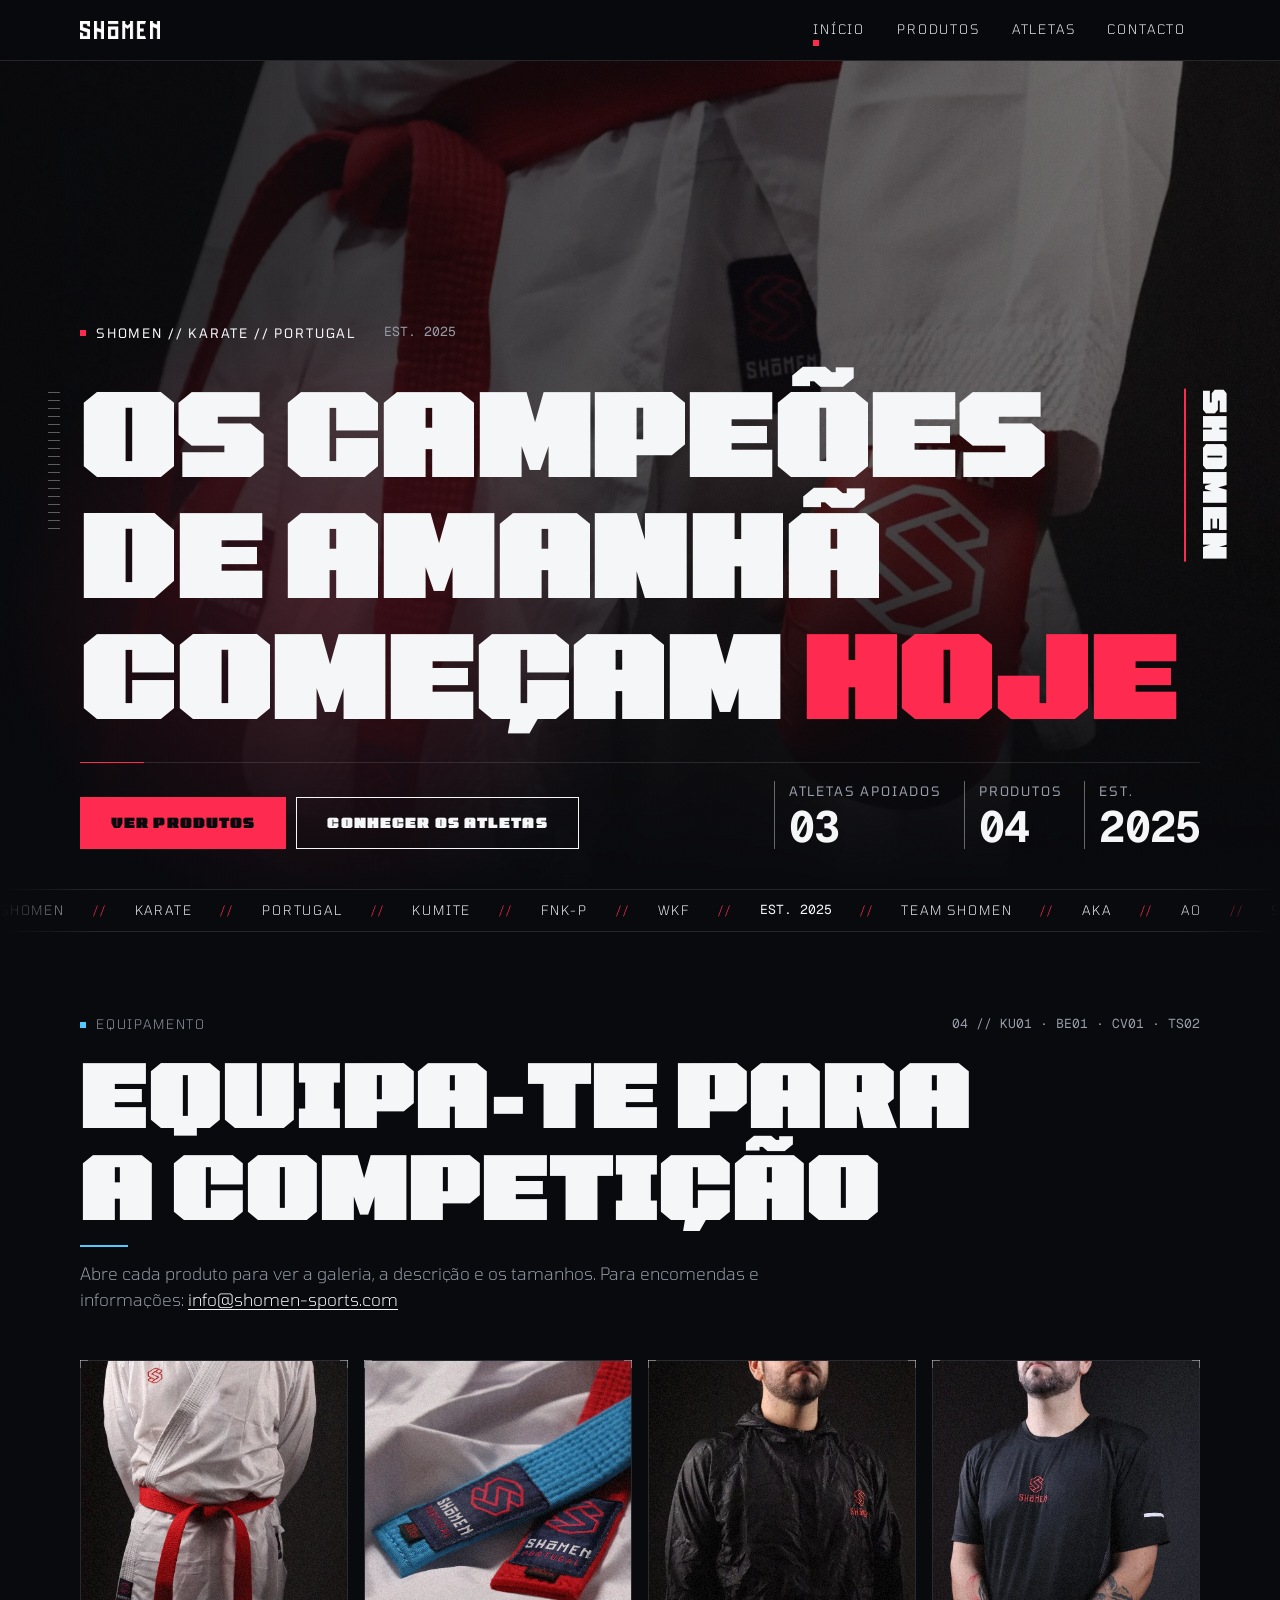
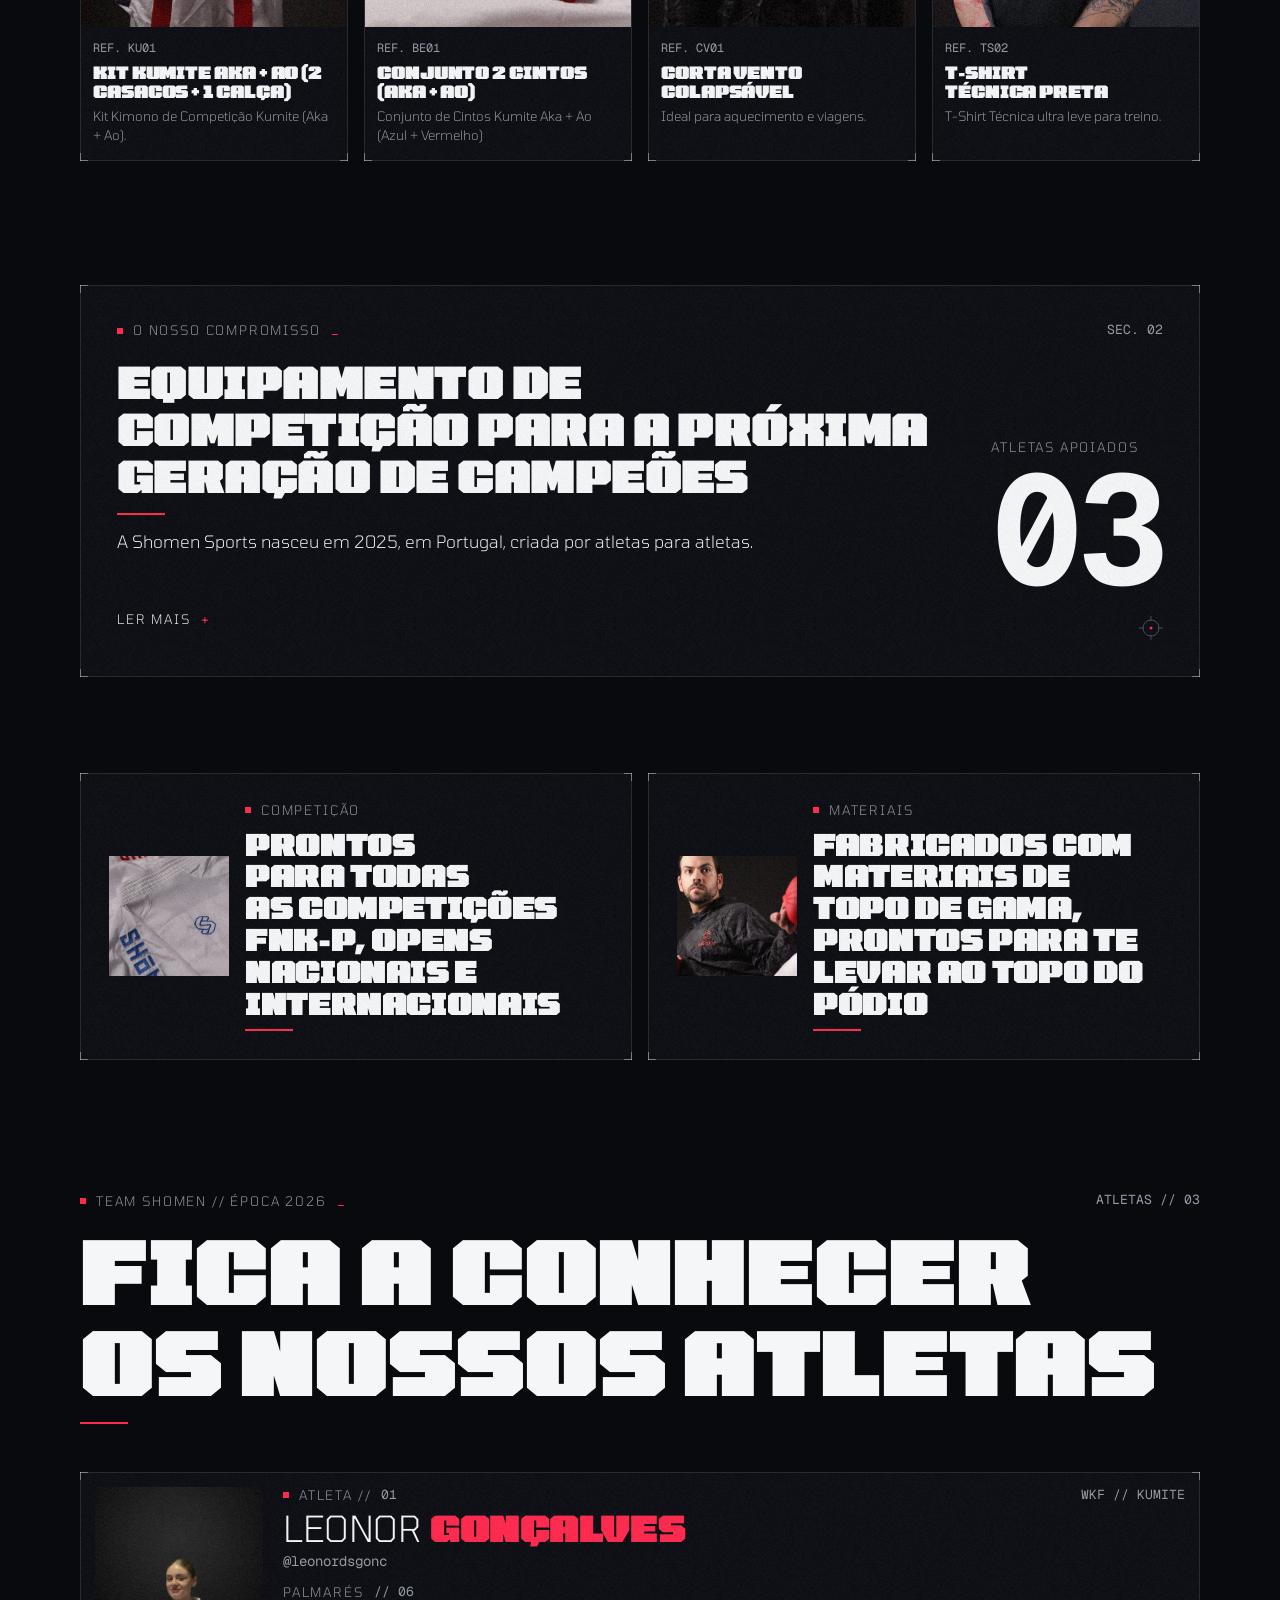
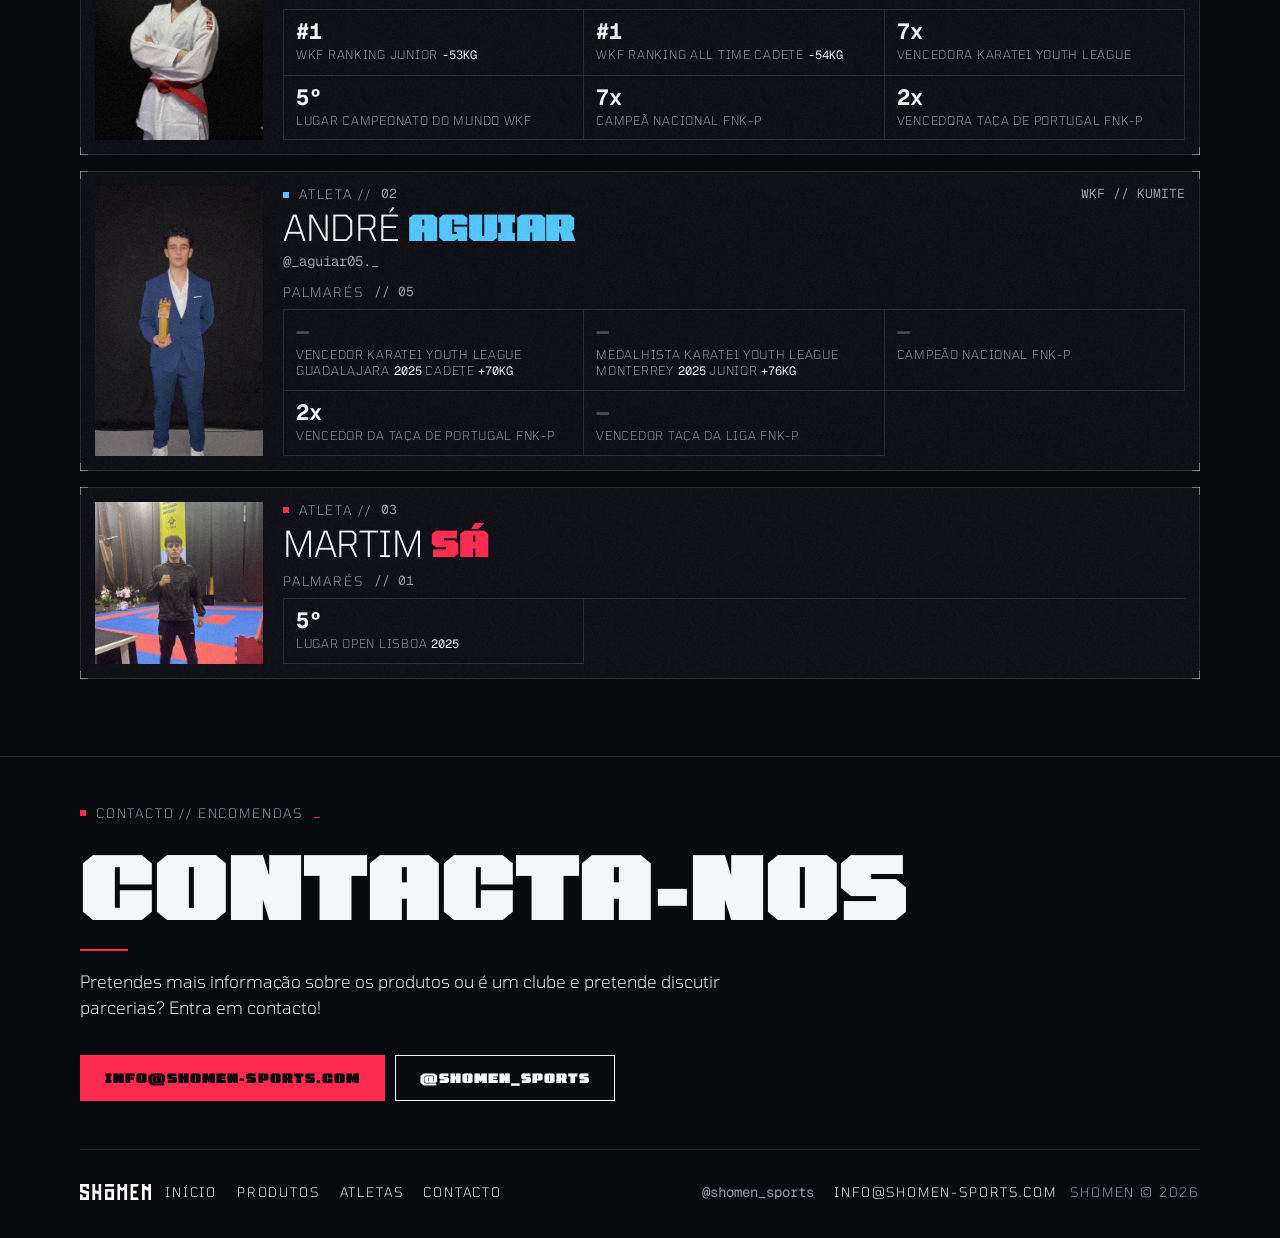
<file: archive/phase-4/index.html>
<!DOCTYPE html>
<html lang="pt-PT">
<head>
  <meta charset="utf-8">
  <meta name="viewport" content="width=device-width, initial-scale=1">
  <title>Shomen Sports | Equipamento de Karate</title>
  <meta name="description" content="Shomen Sports: equipamento de competição de kumite criado em Portugal, por atletas para atletas. Kimonos, cintos e vestuário técnico, e apoio à próxima geração de campeões do karate português.">
  <link rel="canonical" href="https://www.shomen-sports.com/">
  <link rel="icon" href="favicon.ico" sizes="any">
  <link rel="apple-touch-icon" href="apple-touch-icon.png">
  <meta property="og:type" content="website">
  <meta property="og:site_name" content="Shomen Sports">
  <meta property="og:title" content="Shomen Sports | Equipamento de Karate">
  <meta property="og:description" content="Equipamento de competição de kumite criado em Portugal, por atletas para atletas.">
  <meta property="og:url" content="https://www.shomen-sports.com/">
  <meta property="og:image" content="https://www.shomen-sports.com/assets/img/originals/social-media-image.png">
  <meta property="og:image:width" content="1680">
  <meta property="og:image:height" content="840">
  <meta property="og:locale" content="pt_PT">
  <meta name="twitter:card" content="summary_large_image">
  <meta name="twitter:title" content="Shomen Sports | Equipamento de Karate">
  <meta name="twitter:description" content="Equipamento de competição de kumite criado em Portugal, por atletas para atletas.">
  <meta name="twitter:image" content="https://www.shomen-sports.com/assets/img/originals/social-media-image.png">
  <style>
/* ==========================================================================
   SHOMEN — Phase 4 single-file site (Variant A "Directo" of docs/explorations/phase-4). Everything (CSS, JS, fonts, grain) lives in this file; only the photos are external (assets/img/).
   Same tokens and components as Phase 3, tighter spacing, bigger type jumps,
   the Phase 4 motion vocabulary. Author with file paths under assets/ for fonts and grain, then run python tools/inline-assets.py before committing.
   ========================================================================== */

@font-face { font-family: "Tomorrow"; src: url("[data-uri]") format("woff2"); font-weight: 300; font-style: normal; font-display: swap; }
@font-face { font-family: "Tomorrow"; src: url("[data-uri]") format("woff2"); font-weight: 400; font-style: normal; font-display: swap; }
@font-face { font-family: "Tomorrow"; src: url("[data-uri]") format("woff2"); font-weight: 900; font-style: normal; font-display: swap; }
@font-face { font-family: "Geist Mono"; src: url("[data-uri]") format("woff2"); font-weight: 400; font-style: normal; font-display: swap; }
@font-face { font-family: "Geist Mono"; src: url("[data-uri]") format("woff2"); font-weight: 700; font-style: normal; font-display: swap; }

:root {
  --bg: #090A0E;
  --panel: rgba(14, 16, 22, .85);
  --panel-solid: #0E1016;
  --white: #F5F6F8;
  --grey: #969CA8;
  --dim: #464C5A;
  --red: #FF2A50;
  --blue: #54C8FF;
  --line: rgba(245, 246, 248, .12);
  --tick: rgba(245, 246, 248, .4);
  --key: var(--red);
  --alt: var(--blue);

  --font-sans: "Tomorrow", system-ui, -apple-system, "Segoe UI", sans-serif;
  --font-mono: "Geist Mono", ui-monospace, "SFMono-Regular", Menlo, monospace;

  --fs-hero: clamp(48px, 9vw, 140px);
  --fs-h2: clamp(40px, 7vw, 88px);
  --fs-h2-band: clamp(26px, 3.6vw, 44px);
  --fs-h3: clamp(24px, 2.6vw, 34px);
  --fs-display: clamp(96px, 16vw, 220px);
  --fs-body: 17px;
  --fs-micro: 13px;
  --track-micro: .14em;

  --max: 1200px;
  --gutter: clamp(16px, 4vw, 40px);
  --gap: 16px;
  --space: clamp(48px, 6vw, 80px);
  --space-sm: clamp(24px, 4vw, 48px);
  --nav-h: 60px;
  --ease: cubic-bezier(.2, .8, .2, 1);
  --ease-out: cubic-bezier(.16, 1, .3, 1);
}

[data-key="red"] { --key: var(--red); --alt: var(--blue); }
[data-key="blue"] { --key: var(--blue); --alt: var(--red); }

/* ---------- base ---------- */
*, *::before, *::after { box-sizing: border-box; border-radius: 0; }
html { -webkit-text-size-adjust: 100%; scroll-padding-top: calc(var(--nav-h) + 12px); scroll-behavior: smooth; }
body { margin: 0; background: var(--bg); color: var(--white); font-family: var(--font-sans); font-weight: 300; font-size: var(--fs-body); line-height: 1.5; overflow-wrap: anywhere; overflow-x: clip; }
html.menu-open, html.menu-open body, html.modal-open, html.modal-open body { overflow: hidden; }
img { display: block; max-width: 100%; height: auto; }
figure { margin: 0; }
address { font-style: normal; }
p { margin: 0 0 1em; max-width: 62ch; }
p:last-child { margin-bottom: 0; }
strong { font-weight: 900; }
h1, h2, h3, .h1, .h2, .h3, .name { margin: 0; font-weight: 900; line-height: .96; letter-spacing: -.012em; text-transform: uppercase; text-wrap: balance; overflow-wrap: normal; }
h1, .h1 { font-size: var(--fs-hero); line-height: 1.05; letter-spacing: -.02em; }
h2, .h2 { font-size: var(--fs-h2); line-height: 1.04; }
h3, .h3 { font-size: var(--fs-h3); }
.h2--band { font-size: var(--fs-h2-band); line-height: 1.06; }
a { color: var(--white); text-underline-offset: .18em; text-decoration-thickness: 1px; }
a:hover { color: var(--key); }
:focus-visible { outline: 2px solid var(--key); outline-offset: 3px; }
button { font: inherit; }
.mono { font-family: var(--font-mono); letter-spacing: 0; font-weight: 400; }
.key { color: var(--key); }
.grey { color: var(--grey); }
.nobr { white-space: nowrap; }
.visually-hidden { position: absolute; width: 1px; height: 1px; margin: -1px; padding: 0; overflow: hidden; clip: rect(0 0 0 0); white-space: nowrap; border: 0; }
.skip-link { position: absolute; left: var(--gutter); top: -100px; z-index: 100; padding: 12px 16px; background: var(--white); color: var(--bg); font-weight: 900; text-transform: uppercase; letter-spacing: .08em; font-size: 13px; }
.skip-link:focus { top: 12px; }
.wrap { max-width: var(--max); margin-inline: auto; padding-inline: var(--gutter); }
.section { padding-block: var(--space); }
.section--tight { padding-block: var(--space-sm); }
.section__head { display: grid; gap: 14px; margin-bottom: var(--space-sm); }
.section__head--end { justify-items: end; text-align: right; }
.section__head--end p { margin-left: auto; }
.stack { display: grid; gap: 14px; }
.stack--lg { gap: 28px; }

/* ---------- grain ---------- */
.panel::after, .photo::after { content: ""; position: absolute; inset: 0; z-index: 2; background: url("[data-uri]") repeat 0 0 / 200px 200px; opacity: .028; pointer-events: none; }

/* ---------- micro-labels, rules, readouts, chips, reticle ---------- */
.micro { display: inline-flex; align-items: center; gap: 10px; margin: 0; color: var(--grey); font-family: var(--font-sans); font-weight: 300; font-size: var(--fs-micro); letter-spacing: var(--track-micro); line-height: 1.3; text-transform: uppercase; }
.micro--white { color: var(--white); }
.micro--dot::before { content: ""; flex: none; width: 6px; height: 6px; background: var(--key); }
.micro--tick::before { content: ""; flex: none; width: 3px; height: 12px; background: var(--alt); }
.micro .mono { font-size: 13px; }
.microbar { display: flex; flex-wrap: wrap; align-items: center; justify-content: space-between; gap: 10px 28px; list-style: none; margin: 0; padding: 0; }
.microbar--start { justify-content: flex-start; }
.rule { border: 0; margin: 0; height: 1px; width: 100%; background: var(--line); }
.rule--key { height: 2px; width: 48px; max-width: 48px; background: var(--key); transform-origin: left center; }
.section__head--end .rule--key { transform-origin: right center; }
.readout { display: grid; gap: 6px; align-content: start; }
.readout__label { color: var(--grey); }
.readout__value { font-family: var(--font-mono); font-weight: 700; font-size: clamp(28px, 4vw, 40px); line-height: 1; color: var(--white); letter-spacing: -.02em; font-variant-numeric: tabular-nums; }
.readout--sm .readout__value { font-size: 18px; font-weight: 400; letter-spacing: 0; }
.readout--text .readout__value { font-family: var(--font-sans); font-weight: 300; font-size: 17px; letter-spacing: 0; line-height: 1.4; }
.readout--end { text-align: right; justify-items: end; }
.readout--display .readout__value { font-size: var(--fs-display); letter-spacing: -.04em; line-height: .9; }
.readouts { list-style: none; margin: 0; padding: 0; border-top: 1px solid var(--line); }
.readouts li { display: grid; grid-template-columns: 56px 1fr; gap: 12px; align-items: baseline; padding: 9px 0; border-bottom: 1px solid var(--line); }
.readouts .val { font-family: var(--font-mono); font-weight: 700; font-size: 20px; line-height: 1; color: var(--white); }
.readouts .val:empty::before { content: "\2014"; color: var(--dim); }
.readouts .lab { font-weight: 300; font-size: 14px; letter-spacing: .08em; text-transform: uppercase; line-height: 1.35; }
.chips { display: flex; flex-wrap: wrap; gap: 6px; list-style: none; margin: 0; padding: 0; }
.chip { display: inline-flex; align-items: center; justify-content: center; min-height: 34px; padding: 0 12px; border: 1px solid var(--line); font-family: var(--font-mono); font-size: 14px; line-height: 1; color: var(--white); transition: border-color .25s var(--ease), color .25s var(--ease); }
.chip:hover { border-color: var(--key); color: var(--key); }
.reticle { display: block; width: 24px; height: 24px; color: var(--dim); flex: none; }
.reticle circle, .reticle line { stroke: currentColor; stroke-width: 1; fill: none; }
.reticle .reticle__dot { fill: var(--key); stroke: none; }
.reticle .reticle__arms { transform-origin: 12px 12px; animation: spin 24s linear infinite; }
.handle { font-family: var(--font-mono); font-size: 14px; color: var(--grey); text-decoration: none; }
.handle:hover { color: var(--key); text-decoration: underline; }

/* ---------- panel ---------- */
.panel { position: relative; background: var(--panel); border: 1px solid var(--line); padding: clamp(18px, 3vw, 36px); transition: border-color .4s var(--ease); }
.panel--flush { padding: 0; }
.panel::before { content: ""; position: absolute; inset: -1px; z-index: 3; pointer-events: none;
  background-image: linear-gradient(var(--tick), var(--tick)), linear-gradient(var(--tick), var(--tick)), linear-gradient(var(--tick), var(--tick)), linear-gradient(var(--tick), var(--tick)), linear-gradient(var(--tick), var(--tick)), linear-gradient(var(--tick), var(--tick)), linear-gradient(var(--tick), var(--tick)), linear-gradient(var(--tick), var(--tick));
  background-size: 8px 1px, 1px 8px, 8px 1px, 1px 8px, 8px 1px, 1px 8px, 8px 1px, 1px 8px;
  background-position: 0 0, 0 0, 100% 0, 100% 0, 0 100%, 0 100%, 100% 100%, 100% 100%;
  background-repeat: no-repeat; }
.panel > * { position: relative; z-index: 1; }
.panel__head { display: flex; flex-wrap: wrap; justify-content: space-between; align-items: center; gap: 10px 24px; margin-bottom: 20px; }
.panel--hover:hover, .panel.is-flash, .panel.is-active { --tick: var(--key); }
.panel--hover:hover, .panel.is-active { border-color: rgba(245, 246, 248, .28); }

/* ---------- photo + parallax ---------- */
.photo { position: relative; overflow: hidden; background: var(--panel-solid); }
.photo img { width: 100%; height: 100%; object-fit: cover; object-position: 50% 50%; }
.photo--fade::before { content: ""; position: absolute; inset: 0; z-index: 1; background: linear-gradient(transparent 40%, var(--bg)); pointer-events: none; }
.photo--vignette::before { content: ""; position: absolute; inset: 0; z-index: 1; background: linear-gradient(to top, rgba(9, 10, 14, .85), transparent 45%); pointer-events: none; }
img.pos-top { object-position: 50% 10%; }
img.pos-20 { object-position: 50% 20%; }
.photo--4x5 { aspect-ratio: 4 / 5; }
.photo--1x1 { aspect-ratio: 1; }
.parallax img { transform: translate3d(0, var(--py, 0px), 0) scale(1.14); will-change: transform; }
.zoom img { transition: transform .8s var(--ease-out); }
.zoom:hover img, a:hover > .zoom img, button:hover > .zoom img { transform: scale(1.05); }
.parallax.zoom:hover img { transform: translate3d(0, var(--py, 0px), 0) scale(1.19); }

/* ---------- buttons ---------- */
.btn { position: relative; display: inline-flex; align-items: center; justify-content: center; gap: 12px; min-height: 46px; padding: 0 24px; border: 1px solid var(--white); background-color: transparent; color: var(--white); font-family: var(--font-sans); font-weight: 900; font-size: 13px; line-height: 1; letter-spacing: .08em; text-transform: uppercase; text-decoration: none; text-align: center; cursor: pointer; overflow: hidden; isolation: isolate;
  background-image: linear-gradient(var(--white), var(--white)); background-size: 0% 100%; background-repeat: no-repeat; background-position: left center;
  transition: background-size .4s var(--ease-out), color .25s var(--ease), border-color .25s var(--ease); }
.btn:hover, .btn:focus-visible { background-size: 100% 100%; color: var(--bg); border-color: var(--white); }
.btn--primary { background-color: var(--key); border-color: var(--key); color: var(--bg); }
.btn--primary:hover, .btn--primary:focus-visible { border-color: var(--white); }
.btn--ghost { border-color: var(--line); }
.btn--sm { min-height: 38px; padding: 0 14px; font-size: 12px; }
.actions { display: flex; flex-wrap: wrap; gap: 10px; }
.actions--center { justify-content: center; }
.link-btn { display: inline-flex; align-items: center; gap: 10px; min-height: 40px; padding: 0; border: 0; background: none; color: var(--white); font-family: var(--font-sans); font-weight: 300; font-size: var(--fs-micro); letter-spacing: var(--track-micro); text-transform: uppercase; cursor: pointer; text-decoration: none; }
.link-btn::after { content: "+"; font-family: var(--font-mono); color: var(--key); transition: transform .3s var(--ease-out); }
.link-btn[aria-expanded="true"]::after { transform: rotate(45deg); }
.link-btn:hover { color: var(--key); }

/* ---------- nav (top bar) ---------- */
.progress { position: fixed; top: 0; left: 0; z-index: 60; height: 2px; width: 100%; background: var(--key); transform: scaleX(0); transform-origin: left center; pointer-events: none; }
.nav { position: sticky; top: 0; z-index: 50; isolation: isolate; border-bottom: 1px solid var(--line); }
.nav::before { content: ""; position: absolute; inset: 0; z-index: -1; background: rgba(9, 10, 14, .92); -webkit-backdrop-filter: blur(12px); backdrop-filter: blur(12px); }
.nav__inner { position: relative; z-index: 41; display: flex; align-items: center; justify-content: space-between; gap: 24px; min-height: var(--nav-h); }
.nav__logo { display: inline-flex; align-items: center; min-height: 44px; }
.nav__logo img { height: 18px; width: auto; }
.nav__menu { position: absolute; top: 0; right: max(var(--gutter), calc((100% - var(--max)) / 2 + var(--gutter))); height: var(--nav-h); display: flex; align-items: center; z-index: 42; }
.nav__list { position: relative; display: flex; gap: 4px; list-style: none; margin: 0; padding: 0; }
.nav__link { display: inline-flex; align-items: center; gap: 10px; min-height: 44px; padding: 0 14px; color: var(--white); font-weight: 300; font-size: 13px; letter-spacing: var(--track-micro); text-transform: uppercase; text-decoration: none; }
.nav__link:hover { color: var(--white); text-decoration: underline; }
.nav__dot { position: absolute; left: 0; bottom: 6px; width: 6px; height: 6px; background: var(--key); transform: translateX(var(--x, 14px)) scaleX(var(--w, 1)); transform-origin: left center; transition: transform .45s var(--ease-out); pointer-events: none; }
.nav__link[aria-current="true"] { color: var(--white); }
.nav__toggle { display: none; align-items: center; justify-content: center; min-width: 48px; min-height: 44px; padding: 0 14px; border: 1px solid var(--line); background: transparent; color: var(--white); font-family: var(--font-sans); font-weight: 300; font-size: 13px; letter-spacing: var(--track-micro); text-transform: uppercase; cursor: pointer; }
.nav__toggle:hover { border-color: var(--white); }
.nav__menu-foot { display: none; }
@media (max-width: 719.98px) {
  .nav__toggle { display: inline-flex; }
  .nav__menu { position: fixed; inset: 0; z-index: 40; height: auto; right: 0; display: none; flex-direction: column; justify-content: center; align-items: stretch; padding: calc(var(--nav-h) + 24px) var(--gutter) 40px; background: rgba(9, 10, 14, .96); }
  .nav__menu.is-open { display: flex; animation: fadeIn .3s var(--ease); }
  .nav__list { flex-direction: column; gap: 6px; }
  .nav__link { display: flex; padding: 0; min-height: 56px; font-weight: 900; font-size: 44px; letter-spacing: -.01em; line-height: 1; }
  .nav__link::before { content: ""; width: 10px; height: 10px; background: var(--key); transform: scale(0); transition: transform .3s var(--ease-out); }
  .nav__link[aria-current="true"]::before { transform: scale(1); }
  .nav__dot { display: none; }
  .nav__menu.is-open .nav__link { animation: rise .5s var(--ease-out) both; animation-delay: calc(var(--i, 0) * 70ms); }
  .nav__menu-foot { display: grid; gap: 12px; margin-top: 36px; }
}

/* ---------- hero (full-bleed) ---------- */
.hero { position: relative; display: grid; align-items: end; height: min(92vh, 900px); height: min(92svh, 900px); min-height: 540px; overflow: hidden; isolation: isolate; }
.hero__photo { position: absolute; inset: 0; z-index: 0; }
.hero__photo img { object-position: 51% 8%; filter: brightness(.55) saturate(.9); transform: translate3d(calc(var(--mx, 0) * 1px), calc(var(--py, 0px) + var(--my, 0) * 1px), 0) scale(1.14); will-change: transform; }
.hero__scrim { position: absolute; inset: 0; z-index: 1; pointer-events: none; background: linear-gradient(90deg, rgba(9, 10, 14, .78) 0%, rgba(9, 10, 14, .45) 50%, rgba(9, 10, 14, .1) 100%), linear-gradient(transparent 45%, var(--bg)); }
.hero__glow { position: absolute; z-index: 2; left: -10%; bottom: -20%; width: 70vw; height: 70vw; max-width: 900px; max-height: 900px; pointer-events: none; background: radial-gradient(closest-side, var(--key), transparent 70%); opacity: .16; animation: glow 8s ease-in-out infinite; }
.hero__content { position: relative; z-index: 3; width: 100%; padding-block: calc(var(--nav-h) + 24px) 40px; display: grid; gap: 22px; }
.hero__title > span { display: block; }
.hero__title .w { display: inline-block; }
.hero__foot { display: grid; gap: 18px; }
.hero__rule { background: linear-gradient(90deg, var(--key) 0 64px, var(--line) 64px); }
.hero__bar { display: flex; flex-wrap: wrap; justify-content: space-between; align-items: flex-end; gap: 20px 32px; }
.hero__stats { display: flex; flex-wrap: wrap; gap: 12px 0; list-style: none; margin: 0; padding: 0; }
.hero__stats .readout { padding: 2px 22px 0 14px; border-left: 1px solid var(--tick); }
.hero__stats .readout:last-child { padding-right: 0; }
.hero__stats .readout__value { font-size: clamp(30px, 3.4vw, 44px); }
.btn--lg { min-height: 52px; padding: 0 30px; font-size: 14px; }
.hero .micro { font-weight: 400; }
.hero__vword { display: none; position: absolute; right: calc(var(--gutter) + 8px); top: 50%; z-index: 3; transform: translateY(-50%); writing-mode: vertical-rl; font-weight: 900; font-size: 32px; letter-spacing: .04em; text-transform: uppercase; line-height: 1; color: var(--white); padding-left: 14px; border-left: 2px solid var(--key); animation: drift 9s ease-in-out infinite; }
.hero__ruler { display: none; position: absolute; left: calc(var(--gutter) + 8px); top: 40%; z-index: 3; width: 12px; height: 140px; background: repeating-linear-gradient(to bottom, rgba(245, 246, 248, .35) 0 1px, transparent 1px 8px); animation: rulerScroll 4s linear infinite; }
@media (min-width: 960px) {
  .hero__vword, .hero__ruler { display: block; }
}

/* ---------- ticker ---------- */
.ticker { overflow: hidden; border-block: 1px solid var(--line); padding: 12px 0; -webkit-mask-image: linear-gradient(90deg, transparent, #000 8%, #000 92%, transparent); mask-image: linear-gradient(90deg, transparent, #000 8%, #000 92%, transparent); }
.ticker__track { display: flex; width: max-content; animation: ticker 48s linear infinite; }
.ticker__track > span { display: inline-flex; gap: 28px; padding-right: 28px; white-space: nowrap; }
.ticker__track i { font-style: normal; color: var(--key); }
.ticker:hover .ticker__track { animation-play-state: paused; }

/* ---------- product tiles (2-up → 4-up) ---------- */
.tiles { display: grid; grid-template-columns: repeat(2, minmax(0, 1fr)); gap: var(--gap); list-style: none; margin: 0; padding: 0; }
@media (min-width: 720px) { .tiles { grid-template-columns: repeat(4, minmax(0, 1fr)); } }
.tile { display: flex; flex-direction: column; }
.tile__btn { display: flex; flex-direction: column; height: 100%; width: 100%; padding: 0; border: 0; background: none; color: inherit; text-align: left; cursor: pointer; font: inherit; }
.tile .photo { display: block; aspect-ratio: 1; }
.tile__body { padding: 12px 12px 14px; display: grid; gap: 6px; align-content: start; }
.tile__name, .tile__ref { display: block; }
.tile__name { font-size: clamp(14px, 1.4vw, 17px); font-weight: 900; text-transform: uppercase; line-height: 1.1; letter-spacing: -.005em; margin: 0; transition: color .25s var(--ease); text-wrap: pretty; overflow-wrap: normal; }
.tile__ref { font-family: var(--font-mono); font-size: 12px; color: var(--grey); display: flex; justify-content: space-between; gap: 8px; }
.tile__ref .open { color: var(--key); opacity: 0; transform: translateX(-6px); transition: opacity .3s var(--ease), transform .3s var(--ease-out); }
.tile__btn:hover .open, .tile__btn:focus-visible .open, .tile__btn[aria-expanded="true"] .open { opacity: 1; transform: none; }
.tile__btn:hover .tile__name, .tile__btn[aria-expanded="true"] .tile__name { color: var(--key); }
.tile__btn[aria-expanded="true"] .open::before { content: "FECHAR"; }
.tile__btn[aria-expanded="true"] .open span { display: none; }
.tile.is-active { transform: scale(1.02); z-index: 2; }
.tile { transition: transform .5s var(--ease-out); }
.tile__excerpt { font-size: 13px; color: var(--grey); margin: 0; display: none; }
@media (min-width: 720px) { .tile__excerpt { display: block; } }

/* ---------- product sheet (expanding panel under the tiles) ---------- */
.sheet { display: grid; grid-template-rows: 0fr; transition: grid-template-rows .55s var(--ease-out); }
.sheet.is-open { grid-template-rows: 1fr; }
.sheet__clip { overflow: hidden; min-height: 0; }
.sheet__inner { margin-top: var(--gap); }
.product { display: none; }
.product.is-active { display: block; }
.sheet .product[hidden] { display: none; }
.product__body { display: grid; gap: 24px; }
.product__gallery { display: grid; gap: 10px; }
.product__main { aspect-ratio: 4 / 5; }
.product__main img { transition: opacity .3s var(--ease); }
.product__main.is-swapping img { opacity: 0; }
.product__info { display: grid; gap: 16px; align-content: start; }
.product__name { font-size: var(--fs-h3); }
.product__ref { font-family: var(--font-mono); font-size: 14px; color: var(--grey); }
.thumbs { display: flex; flex-wrap: wrap; gap: 6px; list-style: none; margin: 0; padding: 0; }
.thumbs button { display: block; width: 56px; padding: 0; border: 1px solid transparent; background: none; cursor: pointer; opacity: .6; transition: opacity .25s var(--ease), border-color .25s var(--ease), transform .3s var(--ease-out); }
.thumbs button:hover, .thumbs button:focus-visible, .thumbs button[aria-current="true"] { opacity: 1; border-color: var(--key); }
.thumbs button:hover { transform: translateY(-2px); }
.thumbs .photo { aspect-ratio: 1; }
.thumbs img { object-position: 50% 20%; }
html.js .thumbs--short li:nth-child(n+7) { display: none; }
.spec { display: grid; gap: 16px; grid-template-columns: repeat(auto-fit, minmax(180px, 1fr)); border-top: 1px solid var(--line); padding-top: 16px; }
@media (min-width: 800px) { .product__body { grid-template-columns: 5fr 7fr; align-items: start; } .product__main { aspect-ratio: 1; } }

/* ---------- compromisso (compact, ler mais) ---------- */
.fact { display: grid; gap: 24px; }
.fact__copy { display: grid; gap: 14px; }
.fact__aside { display: grid; gap: 20px; }
.more { display: grid; grid-template-rows: 0fr; transition: grid-template-rows .5s var(--ease-out), opacity .4s var(--ease); opacity: 0; }
.more.is-open { grid-template-rows: 1fr; opacity: 1; }
.more > div { overflow: hidden; min-height: 0; display: grid; gap: 14px; }
.more.is-open > div { padding-top: 4px; }
@media (min-width: 900px) { .fact { grid-template-columns: 1fr auto; align-items: end; } .fact__aside { justify-items: end; text-align: right; } }

/* ---------- statement strip (two bands merged) ---------- */
.strip { display: grid; gap: var(--gap); }
.statement { display: grid; grid-template-columns: 88px 1fr; gap: 16px; align-items: center; padding: clamp(16px, 2.4vw, 28px); }
.statement .photo { aspect-ratio: 1; }
.statement__body { display: grid; gap: 10px; }
.statement .h2--band { font-size: clamp(20px, 2.4vw, 30px); }
@media (min-width: 720px) { .strip { grid-template-columns: 1fr 1fr; } .statement { grid-template-columns: 120px 1fr; } }

/* ---------- roster (athletes): photo, name, the full palmarés as a grid of readouts ---------- */
.roster { list-style: none; margin: 0; padding: 0; display: grid; gap: var(--gap); }
.row { display: grid; grid-template-columns: 104px minmax(0, 1fr); grid-template-areas: "thumb head" "pal pal"; gap: 12px 14px; align-items: start; padding: 12px; }
.row__thumb { grid-area: thumb; aspect-ratio: 4 / 5; }
.row__head { grid-area: head; display: grid; gap: 6px; min-width: 0; align-content: start; }
.row__idx { display: flex; flex-wrap: wrap; justify-content: space-between; gap: 4px 12px; }
.row__idx .micro { white-space: nowrap; }
.row .name { font-size: clamp(26px, 2.8vw, 40px); line-height: 1; }
.row .name__first { font-weight: 300; }
.row .name__last { font-weight: 900; color: var(--key); }
.row .name span { display: inline; }
.row .name__first::after { content: " "; }
.row__pal { grid-area: pal; display: grid; gap: 8px; min-width: 0; }
.palmares { list-style: none; margin: 0; padding: 0; display: grid; grid-template-columns: repeat(2, minmax(0, 1fr)); border-top: 1px solid var(--line); border-left: 1px solid var(--line); }
.palmares li { display: grid; gap: 5px; align-content: start; padding: 10px 12px 11px; border-right: 1px solid var(--line); border-bottom: 1px solid var(--line); }
.palmares .val { font-family: var(--font-mono); font-weight: 700; font-size: 22px; line-height: 1; color: var(--white); }
.palmares .val:empty::before { content: "\2014"; color: var(--dim); }
.palmares .lab { font-size: 12px; letter-spacing: .06em; text-transform: uppercase; line-height: 1.3; color: var(--grey); }
.palmares .lab .mono { font-size: 12px; color: var(--white); }
@media (min-width: 720px) {
  .row { grid-template-columns: 168px minmax(0, 1fr); grid-template-areas: "thumb head" "thumb pal"; padding: 14px; gap: 12px 20px; }
  .row__thumb { aspect-ratio: auto; align-self: stretch; min-height: 100%; }
  .row__thumb img { position: absolute; inset: 0; }
  .palmares { grid-template-columns: repeat(3, minmax(0, 1fr)); }
}

/* ---------- footer band (contact folded in) ---------- */
.footband { border-top: 1px solid var(--line); padding-block: var(--space) 28px; }
.contact { display: grid; gap: 18px; }
.contact .h2 { font-size: clamp(40px, 8vw, 96px); }
.footer__meta { display: grid; gap: 14px; align-items: center; margin-top: var(--space-sm); padding-top: 20px; border-top: 1px solid var(--line); }
.footer__logo { display: inline-flex; align-items: center; min-height: 44px; }
.footer__logo img { height: 16px; width: auto; }
.footer__nav ul, .footer__links ul { display: flex; flex-wrap: wrap; gap: 4px 20px; list-style: none; margin: 0; padding: 0; }
.footer__nav a, .footer__links a { display: inline-flex; align-items: center; min-height: 40px; text-decoration: none; }
.footer__nav a:hover, .footer__links a:hover { text-decoration: underline; }
@media (min-width: 720px) { .footer__meta { grid-template-columns: auto 1fr auto auto; } }

/* ---------- gallery dialog (fallback: full thumbnail set) ---------- */
.modal { border: 0; padding: 0; margin: auto; background: transparent; color: var(--white); width: min(1040px, calc(100vw - 24px)); max-width: none; max-height: calc(100vh - 24px); max-height: calc(100dvh - 24px); overflow: auto; overscroll-behavior: contain; }
.modal::backdrop { background: rgba(9, 10, 14, .82); -webkit-backdrop-filter: blur(6px); backdrop-filter: blur(6px); animation: fadeIn .3s var(--ease); }
.modal[open] { animation: modalIn .45s var(--ease-out); }
.modal__panel { padding: clamp(18px, 3vw, 36px); }
.modal__head { display: flex; flex-wrap: wrap; justify-content: space-between; align-items: center; gap: 12px 24px; margin-bottom: 20px; }
.modal__close { min-height: 44px; padding: 0 18px; }
.modal__grid { display: grid; grid-template-columns: repeat(auto-fill, minmax(140px, 1fr)); gap: 8px; list-style: none; margin: 0; padding: 0; }
.modal__grid a { display: block; }
.modal__grid .photo { aspect-ratio: 1; }

/* ---------- ambient HUD shapes (fixed layer behind the content) ---------- */
.fx { position: fixed; inset: 0; z-index: 0; overflow: hidden; pointer-events: none; }
main, .footband, .nav { position: relative; z-index: 1; }
.fx__s { position: absolute; display: block; color: var(--grey); opacity: .75; animation: fxDrift var(--d, 30s) ease-in-out infinite alternate, fxGlitch var(--g, 9s) steps(1, end) infinite; animation-delay: var(--o, 0s), var(--o2, 0s); }
.fx__s--frame { left: 6%; top: 16%; width: 140px; height: 140px; border: 1px solid var(--tick); --d: 38s; --g: 11s; --o2: 2s; }
.fx__s--frame::before { content: ""; position: absolute; left: -1px; top: -1px; width: 14px; height: 14px; border-left: 2px solid var(--key); border-top: 2px solid var(--key); }
.fx__s--reticle { right: 7%; top: 58%; width: 64px; height: 64px; --d: 30s; --g: 13s; --o: -8s; --o2: 5s; }
.fx__s--reticle svg { display: block; width: 100%; height: 100%; }
.fx__s--reticle circle, .fx__s--reticle line { stroke: currentColor; stroke-width: 1; fill: none; }
.fx__s--reticle .fx__dot { fill: var(--key); stroke: none; }
.fx__s--reticle .fx__arms { transform-origin: 32px 32px; animation: spin 30s linear infinite; }
.fx__s--bar { left: 44%; top: 38%; width: 220px; height: 5px; background: var(--key); opacity: .35; --d: 26s; --g: 8s; --o: -12s; --o2: 1s; }
.fx__s--bracket { left: 10%; bottom: 12%; width: 84px; height: 56px; border: 1px solid var(--tick); border-top: 0; border-bottom: 0; --d: 34s; --g: 12s; --o: -20s; --o2: 7s; }
.fx__s--bracket::before, .fx__s--bracket::after { content: ""; position: absolute; top: -1px; width: 12px; height: 12px; border-top: 1px solid var(--tick); }
.fx__s--bracket::before { left: -1px; } .fx__s--bracket::after { right: -1px; }
.fx__s--square { right: 26%; top: 24%; width: 8px; height: 8px; background: var(--alt); --d: 22s; --g: 10s; --o: -5s; --o2: 4s; }
.fx__s--cross { right: 18%; bottom: 20%; width: 28px; height: 28px; --d: 28s; --g: 14s; --o: -15s; --o2: 9s; }
.fx__s--cross::before, .fx__s--cross::after { content: ""; position: absolute; background: var(--tick); }
.fx__s--cross::before { left: 50%; top: 0; width: 1px; height: 100%; } .fx__s--cross::after { top: 50%; left: 0; height: 1px; width: 100%; }
.fx.is-scrolling .fx__s { animation-name: fxDrift, fxBurst; animation-duration: var(--d, 30s), .5s; animation-iteration-count: infinite, 1; }
@media (max-width: 719.98px) { .fx__s--bar, .fx__s--cross { display: none; } .fx__s--frame { width: 90px; height: 90px; } }
@keyframes fxDrift { from { translate: 0 0; } to { translate: 90px -140px; } }
/* slice glitch: a few frames of horizontal offset + clipping, ~5 % of each cycle, no colour fringes */
@keyframes fxGlitch { 0%, 100% { transform: none; clip-path: none; } 1.5% { transform: translateX(-8px); clip-path: inset(0 0 55% 0); } 3% { transform: translateX(6px); clip-path: inset(40% 0 0 0); } 4.5% { transform: translateX(-3px) skewX(-6deg); clip-path: inset(20% 0 20% 0); } 6% { transform: none; clip-path: none; } }
@keyframes fxBurst { 0% { transform: translateX(-10px); clip-path: inset(0 0 60% 0); } 40% { transform: translateX(7px); clip-path: inset(50% 0 0 0); } 70% { transform: translateX(-4px); clip-path: inset(25% 0 25% 0); } 100% { transform: none; clip-path: none; } }

/* ---------- image slice glitch (script adds two clipped clones inside .photo[data-glitch]) ---------- */
.photo .glitch { position: absolute; inset: 0; z-index: 1; overflow: hidden; opacity: 0; pointer-events: none; animation: glitchA var(--gd, 8s) steps(1, end) infinite; animation-delay: var(--go, 0s); }
.photo .glitch--b { animation-name: glitchB; animation-delay: calc(var(--go, 0s) - 3.1s); }
.photo .glitch img { position: absolute; inset: 0; }
.photo--vignette .glitch { z-index: 0; }
@keyframes glitchA { 0%, 100% { opacity: 0; } 1% { opacity: 1; clip-path: inset(8% 0 76% 0); translate: -10px 0; } 2.2% { clip-path: inset(62% 0 22% 0); translate: 8px 0; } 3.4% { clip-path: inset(30% 0 58% 0); translate: -5px 0; } 4.2% { opacity: 0; } }
@keyframes glitchB { 0%, 100% { opacity: 0; } 1% { opacity: 1; clip-path: inset(45% 0 40% 0); translate: 12px 0; } 2% { clip-path: inset(15% 0 70% 0); translate: -7px 0; } 3% { opacity: 0; } }

/* ---------- motion ---------- */
html.js [data-reveal] { opacity: 0; transform: translateY(14px); }
html.js [data-reveal="left"] { transform: translateX(-28px); }
html.js [data-reveal="right"] { transform: translateX(28px); }
html.js [data-reveal].is-in { opacity: 1; transform: none; transition: opacity .6s var(--ease-out), transform .6s var(--ease-out); transition-delay: calc(var(--i, 0) * 80ms); }
html.js [data-reveal] .rule--key { transform: scaleX(0); }
html.js [data-reveal].is-in .rule--key { transform: scaleX(1); transition: transform .7s var(--ease-out) .25s; }
html.js .hero__title .w { opacity: 0; transform: translateY(.45em); }
html.js .hero.is-in .hero__title .w { opacity: 1; transform: none; transition: opacity .7s var(--ease-out), transform .7s var(--ease-out); transition-delay: calc(140ms + var(--i, 0) * 60ms); }
html.js .readouts li, html.js .palmares li { opacity: 0; transform: translateX(-8px); }
html.js .is-in .readouts li, html.js .more.is-open .readouts li, html.js .is-in .palmares li { opacity: 1; transform: none; transition: opacity .45s var(--ease-out), transform .45s var(--ease-out); transition-delay: calc(120ms + var(--i, 0) * 50ms); }
/* type-on micro-labels: JS reveals the characters, this draws the cursor */
[data-type].is-typing::after { content: "_"; font-family: var(--font-mono); color: var(--key); }
/* scroll-driven where supported (hero photo parallax + slow zoom, small photos drift with view()):
   the animation-timeline / animation-range declarations are added by the script when
   CSS.supports("animation-timeline: scroll()") is true, so this stylesheet stays validator-clean. */
@keyframes heroScroll { from { transform: translate3d(calc(var(--mx, 0) * 1px), calc(var(--my, 0) * 1px), 0) scale(1.14); } to { transform: translate3d(calc(var(--mx, 0) * 1px), calc(28vh + var(--my, 0) * 1px), 0) scale(1.24); } }
@keyframes viewDrift { from { transform: translateY(6%) scale(1.14); } to { transform: translateY(-6%) scale(1.14); } }
@keyframes fadeIn { from { opacity: 0; } }
@keyframes rise { from { opacity: 0; transform: translateY(18px); } }
@keyframes modalIn { from { opacity: 0; transform: translateY(16px) scale(.985); } }
@keyframes spin { to { transform: rotate(360deg); } }
@keyframes drift { 0%, 100% { transform: translateY(-50%); } 50% { transform: translateY(calc(-50% - 12px)); } }
@keyframes rulerScroll { to { background-position: 0 40px; } }
@keyframes ticker { to { transform: translateX(-50%); } }
@keyframes glow { 0%, 100% { opacity: .12; transform: scale(1); } 50% { opacity: .22; transform: scale(1.08); } }
@media (prefers-reduced-motion: reduce) {
  html.js [data-reveal], html.js .hero__title .w, html.js .readouts li, html.js .palmares li, html.js [data-reveal] .rule--key { opacity: 1; transform: none; transition: none; }
  .ticker__track, .hero__vword, .hero__ruler, .hero__glow, .reticle .reticle__arms, .modal[open], .modal::backdrop, .nav__menu.is-open .nav__link, .fx__s, .fx__s--reticle .fx__arms, .photo .glitch { animation: none; }
  .photo .glitch { display: none; }
  .btn, .thumbs button, .chip, .zoom img, .panel, .panel::before, .tile, .tile__name, .tile__ref .open, .nav__dot, .sheet, .more, .link-btn::after { transition: none; }
  .parallax img, .hero__photo img { transform: scale(1.02); }
  .tile.is-active { transform: none; }
  .hero__glow { opacity: .12; }
  html { scroll-behavior: auto; }
}

/* ---------- Phase 4 index refinements (Variant A "Directo") ---------- */
.product__display { display: none; }
/* Compromisso: 03 as the display moment on desktop, a compact row on phones */
.fact__aside { display: flex; justify-content: space-between; align-items: end; gap: 16px; }
.readout--display .readout__value { font-size: clamp(56px, 12vw, 160px); }
@media (min-width: 900px) { .fact__aside { display: grid; } }
/* hero stats: three in one row on phones */
@media (max-width: 719.98px) { .hero__stats .readout { padding: 2px 12px 0 10px; } .hero__stats .readout__label { font-size: 11px; letter-spacing: .1em; } }
/* contact band */
.footband { padding-block: var(--space-sm) 24px; }
.contact .h2 { font-size: clamp(34px, 7vw, 88px); }
  </style>
</head>
<body data-key="red">
  <a class="skip-link" href="#conteudo">Saltar para o conteúdo</a>
  <div class="progress" aria-hidden="true"></div>
  <header class="nav" id="top">
    <div class="wrap nav__inner" data-reveal>
      <a class="nav__logo" href="#top"><img src="assets/img/originals/union.png" width="960" height="216" alt="Shomen Sports, início da página"></a>
      <button class="nav__toggle" type="button" aria-expanded="false" aria-controls="nav-menu"><span class="nav__toggle-label">Menu</span></button>
    </div>
    <nav class="nav__menu" id="nav-menu" aria-label="Navegação principal">
      <ul class="nav__list">
        <li style="--i: 0"><a class="nav__link" href="#top" aria-current="true" data-spy="top">Início</a></li>
        <li style="--i: 1"><a class="nav__link" href="#produtos" data-spy="produtos">Produtos</a></li>
        <li style="--i: 2"><a class="nav__link" href="#atletas" data-spy="atletas">Atletas</a></li>
        <li style="--i: 3"><a class="nav__link" href="#contacto" data-spy="contacto">Contacto</a></li>
        <li class="nav__dot" aria-hidden="true"></li>
      </ul>
      <div class="nav__menu-foot">
        <p class="micro">SHOMEN // KARATE // PORTUGAL</p>
        <a class="handle" href="https://instagram.com/shomen_sports" rel="noopener">@shomen_sports</a>
      </div>
    </nav>
  </header>

  <!-- ambient HUD shapes: fixed layer behind the content, drift slowly and glitch (slice offsets) now and then and on scroll -->
  <div class="fx" aria-hidden="true">
    <span class="fx__s fx__s--frame"></span>
    <span class="fx__s fx__s--reticle"><svg viewBox="0 0 64 64" focusable="false"><circle cx="32" cy="32" r="22"/><circle cx="32" cy="32" r="2" class="fx__dot"/><g class="fx__arms"><line x1="32" y1="0" x2="32" y2="14"/><line x1="32" y1="50" x2="32" y2="64"/><line x1="0" y1="32" x2="14" y2="32"/><line x1="50" y1="32" x2="64" y2="32"/></g></svg></span>
    <span class="fx__s fx__s--bar"></span>
    <span class="fx__s fx__s--bracket"></span>
    <span class="fx__s fx__s--square"></span>
    <span class="fx__s fx__s--cross"></span>
  </div>

  <main id="conteudo">
    <section class="hero" aria-labelledby="hero-title">
      <div class="photo hero__photo" data-parallax="0.28" data-mouse data-glitch><img src="assets/img/img_5512-1600.webp" srcset="assets/img/img_5512-800.webp 800w, assets/img/img_5512-1600.webp 1600w" sizes="100vw" width="1600" height="1067" fetchpriority="high" alt="Pormenor de um kimono de kumite branco Shomen com cinto vermelho e luva vermelha"></div>
      <div class="hero__scrim" aria-hidden="true"></div>
      <div class="hero__glow" aria-hidden="true"></div>
      <p class="hero__vword" aria-hidden="true">Shomen</p>
      <div class="hero__ruler" aria-hidden="true"></div>
      <div class="wrap hero__content">
        <div class="stack stack--lg">
          <ul class="microbar microbar--start">
            <li><p class="micro micro--dot micro--white" data-reveal data-type style="--i: 1">SHOMEN // KARATE // PORTUGAL</p></li>
            <li><p class="micro" data-reveal data-type style="--i: 2"><span class="mono">EST. 2025</span></p></li>
          </ul>
          <h1 id="hero-title" class="hero__title">
            <span><span class="w" style="--i: 0">OS</span> <span class="w" style="--i: 1">CAMPEÕES</span></span>
            <span><span class="w" style="--i: 2">DE</span> <span class="w" style="--i: 3">AMANHÃ</span></span>
            <span><span class="w" style="--i: 4">COMEÇAM</span> <span class="w key" style="--i: 5">HOJE</span></span>
          </h1>
          <div class="hero__foot" data-reveal style="--i: 4">
            <hr class="rule hero__rule" aria-hidden="true">
            <div class="hero__bar">
              <div class="actions">
                <a class="btn btn--primary btn--lg" href="#produtos">Ver produtos</a>
                <a class="btn btn--lg" href="#atletas">Conhecer os atletas</a>
              </div>
              <ul class="hero__stats">
                <li class="readout" style="--i: 0"><p class="micro readout__label">Atletas apoiados</p><p class="readout__value" data-settle>03</p></li>
                <li class="readout" style="--i: 1"><p class="micro readout__label">Produtos</p><p class="readout__value" data-settle>04</p></li>
                <li class="readout" style="--i: 2"><p class="micro readout__label">Est.</p><p class="readout__value" data-settle>2025</p></li>
              </ul>
            </div>
          </div>
        </div>
      </div>
    </section>
    <div class="ticker" aria-hidden="true">
      <div class="ticker__track"><span class="micro micro--white"><span>SHOMEN</span><i>//</i><span>KARATE</span><i>//</i><span>PORTUGAL</span><i>//</i><span>KUMITE</span><i>//</i><span>FNK-P</span><i>//</i><span>WKF</span><i>//</i><span class="mono">EST. 2025</span><i>//</i><span>TEAM SHOMEN</span><i>//</i><span>AKA</span><i>//</i><span>AO</span><i>//</i></span><span class="micro micro--white"><span>SHOMEN</span><i>//</i><span>KARATE</span><i>//</i><span>PORTUGAL</span><i>//</i><span>KUMITE</span><i>//</i><span>FNK-P</span><i>//</i><span>WKF</span><i>//</i><span class="mono">EST. 2025</span><i>//</i><span>TEAM SHOMEN</span><i>//</i><span>AKA</span><i>//</i><span>AO</span><i>//</i></span></div>
    </div>
    <section class="section" id="produtos" aria-labelledby="produtos-title" data-key="blue">
      <div class="wrap">
        <div class="section__head" data-reveal="left">
          <ul class="microbar">
            <li><p class="micro micro--dot" data-type>Equipamento</p></li>
            <li><p class="micro"><span class="mono">04 // KU01 · BE01 · CV01 · TS02</span></p></li>
          </ul>
          <h2 id="produtos-title"><span class="nobr">Equipa-te</span> para a competição</h2>
          <hr class="rule rule--key">
          <p class="grey">Abre cada produto para ver a galeria, a descrição e os tamanhos. Para encomendas e informações: <a href="mailto:info@shomen-sports.com">info@shomen-sports.com</a></p>
        </div>
        <ul class="tiles">
          <li class="panel panel--flush panel--hover tile" data-reveal style="--i: 0">
            <button class="tile__btn" type="button" data-product="kit" aria-expanded="false" aria-controls="prod-kit">
              <span class="photo zoom" data-glitch><img src="assets/img/img_5415-800.webp" srcset="assets/img/img_5415-800.webp 800w, assets/img/img_5415-1600.webp 1600w" sizes="(min-width: 1280px) 290px, (min-width: 720px) 24vw, 45vw" width="800" height="1200" loading="lazy" alt="Casaco de kimono de kumite branco Shomen com cinto vermelho, visto de frente"></span>
              <span class="tile__body">
                <span class="tile__ref"><span>REF. KU01</span><span class="open"><span>ABRIR</span> →</span></span>
                <span class="tile__name">Kit Kumite Aka + Ao (2 Casacos + 1 Calça)</span>
                <span class="tile__excerpt">Kit Kimono de Competição Kumite (Aka + Ao).</span>
              </span>
            </button>
          </li>
          <li class="panel panel--flush panel--hover tile" data-reveal style="--i: 1">
            <button class="tile__btn" type="button" data-product="cintos" aria-expanded="false" aria-controls="prod-cintos">
              <span class="photo zoom" data-glitch><img src="assets/img/img_5771-800.webp" srcset="assets/img/img_5771-800.webp 800w, assets/img/img_5771-1600.webp 1600w" sizes="(min-width: 1280px) 290px, (min-width: 720px) 24vw, 45vw" width="800" height="1200" loading="lazy" alt="Cintos de kumite azul e vermelho Shomen sobre um kimono branco"></span>
              <span class="tile__body">
                <span class="tile__ref"><span>REF. BE01</span><span class="open"><span>ABRIR</span> →</span></span>
                <span class="tile__name">Conjunto 2 Cintos (Aka + Ao)</span>
                <span class="tile__excerpt">Conjunto de Cintos Kumite Aka + Ao (Azul + Vermelho)</span>
              </span>
            </button>
          </li>
          <li class="panel panel--flush panel--hover tile" data-reveal style="--i: 2">
            <button class="tile__btn" type="button" data-product="corta-vento" aria-expanded="false" aria-controls="prod-corta-vento">
              <span class="photo zoom"><img class="pos-top" src="assets/img/img_5352-800.webp" srcset="assets/img/img_5352-800.webp 800w, assets/img/img_5352-1600.webp 1600w" sizes="(min-width: 1280px) 290px, (min-width: 720px) 24vw, 45vw" width="800" height="1200" loading="lazy" alt="Atleta com o corta-vento preto Shomen com capuz, visto de frente"></span>
              <span class="tile__body">
                <span class="tile__ref"><span>REF. CV01</span><span class="open"><span>ABRIR</span> →</span></span>
                <span class="tile__name">Corta Vento Colapsável</span>
                <span class="tile__excerpt">Ideal para aquecimento e viagens.</span>
              </span>
            </button>
          </li>
          <li class="panel panel--flush panel--hover tile" data-reveal style="--i: 3">
            <button class="tile__btn" type="button" data-product="tshirt" aria-expanded="false" aria-controls="prod-tshirt">
              <span class="photo zoom"><img class="pos-top" src="assets/img/img_5312-800.webp" srcset="assets/img/img_5312-800.webp 800w, assets/img/img_5312-1600.webp 1600w" sizes="(min-width: 1280px) 290px, (min-width: 720px) 24vw, 45vw" width="800" height="1200" loading="lazy" alt="Atleta com a t-shirt técnica preta Shomen, com o logótipo bordado a vermelho no peito"></span>
              <span class="tile__body">
                <span class="tile__ref"><span>REF. TS02</span><span class="open"><span>ABRIR</span> →</span></span>
                <span class="tile__name">T-Shirt Técnica Preta</span>
                <span class="tile__excerpt">T-Shirt Técnica ultra leve para treino.</span>
              </span>
            </button>
          </li>
        </ul>
        <div class="sheet" data-mode="accordion" aria-hidden="true">
          <div class="sheet__clip">
            <div class="sheet__inner">
        <article class="panel product" id="prod-kit" data-id="kit" aria-labelledby="prod-kit-title" hidden>
          <div class="panel__head">
            <ul class="microbar microbar--start">
              <li><p class="micro micro--dot">Produto // <span class="mono">01</span></p></li>
              <li><p class="micro"><span class="mono">REF. KU01</span></p></li>
            </ul>
            <button class="btn btn--ghost btn--sm" type="button" data-close-product>Fechar</button>
          </div>
          <div class="product__body">
            <div class="product__gallery">
              <a class="product__main-link" href="assets/img/originals/img_5415.jpg" data-main-link>
                <figure class="photo product__main" data-main><img src="assets/img/img_5415-1600.webp" width="800" height="1200" loading="lazy" alt="Casaco de kimono de kumite branco Shomen com cinto vermelho, visto de frente"></figure>
              </a>
              <ul class="thumbs thumbs--short" role="list">
              <li><button type="button" aria-current="true" data-src="assets/img/img_5415-1600.webp" data-full="assets/img/originals/img_5415.jpg" data-alt="Casaco de kimono de kumite branco Shomen com cinto vermelho, visto de frente"><span class="photo"><img src="assets/img/img_5415-800.webp" width="800" height="1200" loading="lazy" alt=""></span></button></li>
              <li><button type="button" data-src="assets/img/processed_dc9eaefadaf14dd7a26b86563fd0d076-1600.webp" data-full="assets/img/originals/processed_dc9eaefadaf14dd7a26b86563fd0d076.jpeg" data-alt="Atleta de perfil com o kimono de kumite Shomen, cinto vermelho e luvas vermelhas"><span class="photo"><img src="assets/img/processed_dc9eaefadaf14dd7a26b86563fd0d076-800.webp" width="800" height="1161" loading="lazy" alt="Atleta de perfil com o kimono de kumite Shomen, cinto vermelho e luvas vermelhas"></span></button></li>
              <li><button type="button" data-src="assets/img/img_5612-1600.webp" data-full="assets/img/originals/img_5612.jpg" data-alt="Atleta de costas com o kimono de kumite Shomen e cinto vermelho"><span class="photo"><img src="assets/img/img_5612-800.webp" width="800" height="1200" loading="lazy" alt="Atleta de costas com o kimono de kumite Shomen e cinto vermelho"></span></button></li>
              <li><button type="button" data-src="assets/img/img_5550-1600.webp" data-full="assets/img/originals/img_5550.jpg" data-alt="Atleta em posição de guarda com o kimono de kumite Shomen e luvas vermelhas"><span class="photo"><img src="assets/img/img_5550-800.webp" width="800" height="1200" loading="lazy" alt="Atleta em posição de guarda com o kimono de kumite Shomen e luvas vermelhas"></span></button></li>
              <li><button type="button" data-src="assets/img/img_5796-1600.webp" data-full="assets/img/originals/img_5796.jpg" data-alt="Kimonos Shomen com as letras bordadas a vermelho e a azul, com cintos vermelho e azul"><span class="photo"><img src="assets/img/img_5796-800.webp" width="800" height="1200" loading="lazy" alt="Kimonos Shomen com as letras bordadas a vermelho e a azul, com cintos vermelho e azul"></span></button></li>
              <li><button type="button" data-src="assets/img/img_5570-1600.webp" data-full="assets/img/originals/img_5570.jpg" data-alt="Atleta a executar um pontapé com o kimono de kumite Shomen"><span class="photo"><img src="assets/img/img_5570-800.webp" width="800" height="1200" loading="lazy" alt="Atleta a executar um pontapé com o kimono de kumite Shomen"></span></button></li>
              <li><button type="button" data-src="assets/img/img_5632-1600.webp" data-full="assets/img/originals/img_5632.jpg" data-alt="Pormenor das letras Shomen bordadas a azul no ombro do casaco"><span class="photo"><img src="assets/img/img_5632-800.webp" width="800" height="1200" loading="lazy" alt="Pormenor das letras Shomen bordadas a azul no ombro do casaco"></span></button></li>
              <li><button type="button" data-src="assets/img/img_5512-1600.webp" data-full="assets/img/originals/img_5512.jpg" data-alt="Pormenor do cinto vermelho e da luva vermelha sobre o kimono Shomen"><span class="photo"><img src="assets/img/img_5512-800.webp" width="800" height="533" loading="lazy" alt="Pormenor do cinto vermelho e da luva vermelha sobre o kimono Shomen"></span></button></li>
              <li><button type="button" data-src="assets/img/processed_8f9180724d1d467d9e040940591ac946-1600.webp" data-full="assets/img/originals/processed_8f9180724d1d467d9e040940591ac946.jpeg" data-alt="Casaco de kimono Shomen com cinto azul e letras bordadas a azul no ombro"><span class="photo"><img src="assets/img/processed_8f9180724d1d467d9e040940591ac946-800.webp" width="800" height="1200" loading="lazy" alt="Casaco de kimono Shomen com cinto azul e letras bordadas a azul no ombro"></span></button></li>
              <li><button type="button" data-src="assets/img/img_5536-1600.webp" data-full="assets/img/originals/img_5536.jpg" data-alt="Pormenor do ombro do casaco com as letras Shomen bordadas a vermelho"><span class="photo"><img src="assets/img/img_5536-800.webp" width="800" height="533" loading="lazy" alt="Pormenor do ombro do casaco com as letras Shomen bordadas a vermelho"></span></button></li>
              <li><button type="button" data-src="assets/img/img_5495-1600.webp" data-full="assets/img/originals/img_5495.jpg" data-alt="Pormenor das calças do kimono Shomen e de uma proteção de pé vermelha"><span class="photo"><img src="assets/img/img_5495-800.webp" width="800" height="533" loading="lazy" alt="Pormenor das calças do kimono Shomen e de uma proteção de pé vermelha"></span></button></li>
              <li><button type="button" data-src="assets/img/img_5480-1600.webp" data-full="assets/img/originals/img_5480.jpg" data-alt="Costas do casaco de kimono Shomen com o logótipo bordado a vermelho na nuca"><span class="photo"><img src="assets/img/img_5480-800.webp" width="800" height="533" loading="lazy" alt="Costas do casaco de kimono Shomen com o logótipo bordado a vermelho na nuca"></span></button></li>
              <li><button type="button" data-src="assets/img/img_5820-1600.webp" data-full="assets/img/originals/img_5820.jpg" data-alt="Pormenor do logótipo Shomen bordado a azul no tecido do kimono"><span class="photo"><img src="assets/img/img_5820-800.webp" width="800" height="1200" loading="lazy" alt="Pormenor do logótipo Shomen bordado a azul no tecido do kimono"></span></button></li>
              <li><button type="button" data-src="assets/img/img_5811-1600.webp" data-full="assets/img/originals/img_5811.jpg" data-alt="Pormenor das letras Shomen bordadas a azul na manga do kimono"><span class="photo"><img src="assets/img/img_5811-800.webp" width="800" height="1200" loading="lazy" alt="Pormenor das letras Shomen bordadas a azul na manga do kimono"></span></button></li>
              <li><button type="button" data-src="assets/img/img_5721-1600.webp" data-full="assets/img/originals/img_5721.jpg" data-alt="Pormenor do logótipo Shomen bordado a vermelho no tecido do kimono"><span class="photo"><img src="assets/img/img_5721-800.webp" width="800" height="1200" loading="lazy" alt="Pormenor do logótipo Shomen bordado a vermelho no tecido do kimono"></span></button></li>
              <li><button type="button" data-src="assets/img/img_5526-1600.webp" data-full="assets/img/originals/img_5526.jpg" data-alt="Atleta com o kimono Shomen a segurar uma luva vermelha"><span class="photo"><img src="assets/img/img_5526-800.webp" width="800" height="533" loading="lazy" alt="Atleta com o kimono Shomen a segurar uma luva vermelha"></span></button></li>
              <li><button type="button" data-src="assets/img/processed_02af34c87ba34c368e00a2afd5454093-1600.webp" data-full="assets/img/originals/processed_02af34c87ba34c368e00a2afd5454093.jpeg" data-alt="Casaco de kimono Shomen com cinto azul, visto de frente"><span class="photo"><img src="assets/img/processed_02af34c87ba34c368e00a2afd5454093-800.webp" width="800" height="1067" loading="lazy" alt="Casaco de kimono Shomen com cinto azul, visto de frente"></span></button></li>
              <li><button type="button" data-src="assets/img/processed_c76006b78dc3481c9e852b006b37e263-1600.webp" data-full="assets/img/originals/processed_c76006b78dc3481c9e852b006b37e263.jpeg" data-alt="Pormenor da gola e do logótipo Shomen bordado a azul nas costas do casaco"><span class="photo"><img src="assets/img/processed_c76006b78dc3481c9e852b006b37e263-800.webp" width="800" height="1200" loading="lazy" alt="Pormenor da gola e do logótipo Shomen bordado a azul nas costas do casaco"></span></button></li>
              </ul>
            <button class="link-btn" type="button" data-gallery><span>Ver galeria completa (<span class="mono">18</span>)</span></button>
            </div>
            <div class="product__info">
              
              <h2 class="product__name" id="prod-kit-title">Kit Kumite Aka + Ao (2 Casacos + 1 Calça)</h2>
              <p class="product__ref">REF. KU01</p>
              <div><p>Kit Kimono de Competição Kumite (Aka + Ao). Kimono Ultra Leve, fabricado com materiais topo de gama.</p><p>Inclui: <strong>Casaco Vermelho (Aka), Casaco Azul (Ao), Calças</strong></p></div>
              <div class="spec"><div class="readout readout--text"><p class="micro readout__label">Material</p><p class="readout__value">4oz 100% Polyester</p></div><div class="readout readout--text"><p class="micro readout__label">Aprovação</p><p class="readout__value">Aprovado para uso em todas as provas FNK-P.</p></div></div>
              <div class="stack"><p class="micro micro--dot">Tamanhos</p><ul class="chips"><li class="chip">150</li><li class="chip">155</li><li class="chip">160</li><li class="chip">165</li><li class="chip">170</li><li class="chip">175</li><li class="chip">180</li><li class="chip">185</li><li class="chip">190</li></ul><div><p><strong>Informação de Tamanhos:</strong></p><p>O Kimono é verdadeiro à sua altura, com um corte relaxado e casaco comprido. Para um corte slim-fit ou casaco mais curto, escolha o tamanho abaixo. Por exemplo, se medir 178cm recomendamos o tamanho 180 para um corte relaxado e o tamanho 175 para um corte mais cintado.</p></div></div>
              <div class="actions">
                <a class="btn btn--primary" href="mailto:info@shomen-sports.com?subject=Kit%20Kumite%20Aka%20%2B%20Ao%20(REF.%20KU01)">Encomendar por email</a>
                <a class="btn" href="https://instagram.com/shomen_sports" rel="noopener">@shomen_sports</a>
              </div>
            </div>
          </div>
        </article>
        <article class="panel product" id="prod-cintos" data-id="cintos" aria-labelledby="prod-cintos-title" hidden>
          <div class="panel__head">
            <ul class="microbar microbar--start">
              <li><p class="micro micro--dot">Produto // <span class="mono">02</span></p></li>
              <li><p class="micro"><span class="mono">REF. BE01</span></p></li>
            </ul>
            <button class="btn btn--ghost btn--sm" type="button" data-close-product>Fechar</button>
          </div>
          <div class="product__body">
            <div class="product__gallery">
              <a class="product__main-link" href="assets/img/originals/img_5771.jpg" data-main-link>
                <figure class="photo product__main" data-main><img src="assets/img/img_5771-1600.webp" width="800" height="1200" loading="lazy" alt="Cintos de kumite azul e vermelho Shomen sobre um kimono branco"></figure>
              </a>
              <ul class="thumbs thumbs--short" role="list">
              <li><button type="button" aria-current="true" data-src="assets/img/img_5771-1600.webp" data-full="assets/img/originals/img_5771.jpg" data-alt="Cintos de kumite azul e vermelho Shomen sobre um kimono branco"><span class="photo"><img src="assets/img/img_5771-800.webp" width="800" height="1200" loading="lazy" alt=""></span></button></li>
              <li><button type="button" data-src="assets/img/20250913_1801521-1600.webp" data-full="assets/img/originals/20250913_1801521.jpg" data-alt="Cinto vermelho Shomen com etiqueta bordada"><span class="photo"><img src="assets/img/20250913_1801521-800.webp" width="765" height="765" loading="lazy" alt="Cinto vermelho Shomen com etiqueta bordada"></span></button></li>
              <li><button type="button" data-src="assets/img/20250913_1801181-min-1600.webp" data-full="assets/img/originals/20250913_1801181-min.jpg" data-alt="Cinto azul Shomen com etiqueta bordada"><span class="photo"><img src="assets/img/20250913_1801181-min-800.webp" width="800" height="800" loading="lazy" alt="Cinto azul Shomen com etiqueta bordada"></span></button></li>
              <li><button type="button" data-src="assets/img/img_5651-1600.webp" data-full="assets/img/originals/img_5651.jpg" data-alt="Cinto azul Shomen atado sobre o kimono, com a etiqueta visível"><span class="photo"><img src="assets/img/img_5651-800.webp" width="800" height="1200" loading="lazy" alt="Cinto azul Shomen atado sobre o kimono, com a etiqueta visível"></span></button></li>
              <li><button type="button" data-src="assets/img/img_5423-1600.webp" data-full="assets/img/originals/img_5423.jpg" data-alt="Cinto vermelho atado sobre o kimono Shomen, com a etiqueta Shomen Portugal"><span class="photo"><img src="assets/img/img_5423-800.webp" width="800" height="1200" loading="lazy" alt="Cinto vermelho atado sobre o kimono Shomen, com a etiqueta Shomen Portugal"></span></button></li>
              <li><button type="button" data-src="assets/img/img_5769-1600.webp" data-full="assets/img/originals/img_5769.jpg" data-alt="Cintos azul e vermelho Shomen com etiquetas bordadas, sobre um kimono"><span class="photo"><img src="assets/img/img_5769-800.webp" width="800" height="1200" loading="lazy" alt="Cintos azul e vermelho Shomen com etiquetas bordadas, sobre um kimono"></span></button></li>
              </ul>
            </div>
            <div class="product__info">
              
              <h2 class="product__name" id="prod-cintos-title">Conjunto 2 Cintos (Aka + Ao)</h2>
              <p class="product__ref">REF. BE01</p>
              <div><p>Conjunto de Cintos Kumite Aka + Ao (Azul + Vermelho)</p></div>
              
              <div class="stack"><p class="micro micro--dot">Tamanhos</p><ul class="chips"><li class="chip">280cm</li><li class="chip">300cm</li></ul></div>
              <div class="actions">
                <a class="btn btn--primary" href="mailto:info@shomen-sports.com?subject=Conjunto%202%20Cintos%20(REF.%20BE01)">Encomendar por email</a>
                <a class="btn" href="https://instagram.com/shomen_sports" rel="noopener">@shomen_sports</a>
              </div>
            </div>
          </div>
        </article>
        <article class="panel product" id="prod-corta-vento" data-id="corta-vento" aria-labelledby="prod-corta-vento-title" hidden>
          <div class="panel__head">
            <ul class="microbar microbar--start">
              <li><p class="micro micro--dot">Produto // <span class="mono">03</span></p></li>
              <li><p class="micro"><span class="mono">REF. CV01</span></p></li>
            </ul>
            <button class="btn btn--ghost btn--sm" type="button" data-close-product>Fechar</button>
          </div>
          <div class="product__body">
            <div class="product__gallery">
              <a class="product__main-link" href="assets/img/originals/img_5352.jpg" data-main-link>
                <figure class="photo product__main" data-main><img class="pos-top" src="assets/img/img_5352-1600.webp" width="800" height="1200" loading="lazy" alt="Atleta com o corta-vento preto Shomen com capuz, visto de frente"></figure>
              </a>
              <ul class="thumbs thumbs--short" role="list">
              <li><button type="button" aria-current="true" data-src="assets/img/img_5352-1600.webp" data-full="assets/img/originals/img_5352.jpg" data-alt="Atleta com o corta-vento preto Shomen com capuz, visto de frente"><span class="photo"><img class="pos-top" src="assets/img/img_5352-800.webp" width="800" height="1200" loading="lazy" alt=""></span></button></li>
              <li><button type="button" data-src="assets/img/img_5363-1600.webp" data-full="assets/img/originals/img_5363.jpg" data-alt="Pormenor do logótipo Shomen a vermelho no peito do corta-vento"><span class="photo"><img src="assets/img/img_5363-800.webp" width="800" height="533" loading="lazy" alt="Pormenor do logótipo Shomen a vermelho no peito do corta-vento"></span></button></li>
              <li><button type="button" data-src="assets/img/img_5377-1600.webp" data-full="assets/img/originals/img_5377.jpg" data-alt="Atleta a executar um pontapé com o corta-vento Shomen e luvas vermelhas"><span class="photo"><img src="assets/img/img_5377-800.webp" width="800" height="1200" loading="lazy" alt="Atleta a executar um pontapé com o corta-vento Shomen e luvas vermelhas"></span></button></li>
              <li><button type="button" data-src="assets/img/img_5349-1600.webp" data-full="assets/img/originals/img_5349.jpg" data-alt="Pormenor do logótipo e da palavra Shomen a vermelho no corta-vento preto"><span class="photo"><img src="assets/img/img_5349-800.webp" width="800" height="533" loading="lazy" alt="Pormenor do logótipo e da palavra Shomen a vermelho no corta-vento preto"></span></button></li>
              <li><button type="button" data-src="assets/img/img_5386-1600.webp" data-full="assets/img/originals/img_5386.jpg" data-alt="Atleta em posição de guarda com o corta-vento Shomen e luvas vermelhas"><span class="photo"><img src="assets/img/img_5386-800.webp" width="800" height="1200" loading="lazy" alt="Atleta em posição de guarda com o corta-vento Shomen e luvas vermelhas"></span></button></li>
              <li><button type="button" data-src="assets/img/img_5389-1600.webp" data-full="assets/img/originals/img_5389.jpg" data-alt="Pormenor do tecido preto do corta-vento Shomen"><span class="photo"><img src="assets/img/img_5389-800.webp" width="800" height="533" loading="lazy" alt="Pormenor do tecido preto do corta-vento Shomen"></span></button></li>
              </ul>
            </div>
            <div class="product__info">
              
              <h2 class="product__name" id="prod-corta-vento-title">Corta Vento Colapsável</h2>
              <p class="product__ref">REF. CV01</p>
              <div><p><!-- TODO: typo? Leve -->Corta Vento Ultra Level, Colapsável. Ideal para aquecimento e viagens.</p></div>
              
              
              <div class="actions">
                <a class="btn btn--primary" href="mailto:info@shomen-sports.com?subject=Corta%20Vento%20Colaps%C3%A1vel%20(REF.%20CV01)">Encomendar por email</a>
                <a class="btn" href="https://instagram.com/shomen_sports" rel="noopener">@shomen_sports</a>
              </div>
            </div>
          </div>
        </article>
        <article class="panel product" id="prod-tshirt" data-id="tshirt" aria-labelledby="prod-tshirt-title" hidden>
          <div class="panel__head">
            <ul class="microbar microbar--start">
              <li><p class="micro micro--dot">Produto // <span class="mono">04</span></p></li>
              <li><p class="micro"><span class="mono">REF. TS02</span></p></li>
            </ul>
            <button class="btn btn--ghost btn--sm" type="button" data-close-product>Fechar</button>
          </div>
          <div class="product__body">
            <div class="product__gallery">
              <a class="product__main-link" href="assets/img/originals/img_5312.jpg" data-main-link>
                <figure class="photo product__main" data-main><img class="pos-top" src="assets/img/img_5312-1600.webp" width="800" height="1200" loading="lazy" alt="Atleta com a t-shirt técnica preta Shomen, com o logótipo bordado a vermelho no peito"></figure>
              </a>
              <ul class="thumbs thumbs--short" role="list">
              <li><button type="button" aria-current="true" data-src="assets/img/img_5312-1600.webp" data-full="assets/img/originals/img_5312.jpg" data-alt="Atleta com a t-shirt técnica preta Shomen, com o logótipo bordado a vermelho no peito"><span class="photo"><img class="pos-top" src="assets/img/img_5312-800.webp" width="800" height="1200" loading="lazy" alt=""></span></button></li>
              <li><button type="button" data-src="assets/img/img_5300-1600.webp" data-full="assets/img/originals/img_5300.jpg" data-alt="Atleta de frente com a t-shirt técnica preta Shomen"><span class="photo"><img src="assets/img/img_5300-800.webp" width="800" height="1200" loading="lazy" alt="Atleta de frente com a t-shirt técnica preta Shomen"></span></button></li>
              <li><button type="button" data-src="assets/img/img_5321-1600.webp" data-full="assets/img/originals/img_5321.jpg" data-alt="Atleta de costas com a t-shirt técnica preta Shomen"><span class="photo"><img src="assets/img/img_5321-800.webp" width="800" height="1200" loading="lazy" alt="Atleta de costas com a t-shirt técnica preta Shomen"></span></button></li>
              </ul>
            </div>
            <div class="product__info">
              
              <h2 class="product__name" id="prod-tshirt-title">T-Shirt Técnica Preta</h2>
              <p class="product__ref">REF. TS02</p>
              <div><p>T-Shirt Técnica ultra leve para treino.</p><p>Logotipo Bordado para facilidade nas lavagens.</p></div>
              <div class="spec"><div class="readout readout--text"><p class="micro readout__label">Tecido</p><p class="readout__value">Polyester</p></div></div>
              
              <div class="actions">
                <a class="btn btn--primary" href="mailto:info@shomen-sports.com?subject=T-Shirt%20T%C3%A9cnica%20Preta%20(REF.%20TS02)">Encomendar por email</a>
                <a class="btn" href="https://instagram.com/shomen_sports" rel="noopener">@shomen_sports</a>
              </div>
            </div>
          </div>
        </article>
            </div>
          </div>
        </div>
      </div>
    </section>
    <!-- TODO: copy for Pedro's review (Phase 3 draft: no prize-money claim; focus on equipment quality and the next generation) -->
    <section class="section section--tight" id="compromisso" aria-labelledby="compromisso-title">
      <div class="wrap">
        <div class="panel" data-reveal>
          <div class="panel__head">
            <p class="micro micro--dot" data-type>O NOSSO COMPROMISSO</p>
            <p class="micro"><span class="mono">SEC. 02</span></p>
          </div>
          <div class="fact">
            <div class="fact__copy">
              <h2 id="compromisso-title" class="h2--band">Equipamento de competição para a próxima geração de campeões</h2>
              <hr class="rule rule--key">
              <p>A Shomen Sports nasceu em 2025, em Portugal, criada por atletas para atletas.</p>
              <div class="more" id="compromisso-more" hidden>
                <div>
                  <p>O nosso compromisso é produzir equipamento de kumite de alta qualidade, aprovado para competição, para que cada jovem atleta suba ao tatami com o material que o seu talento merece.</p>
                  <p>Apoiamos uma equipa de jovens atletas de nível de seleção nacional e trabalhamos para envolver e fazer crescer a próxima geração de campeões do karate português.</p>
                </div>
              </div>
              <button class="link-btn" type="button" aria-expanded="false" aria-controls="compromisso-more" data-toggle="compromisso-more" data-labels="Ler mais|Ler menos"><span>Ler mais</span></button>
            </div>
            <div class="fact__aside">
              <div class="readout readout--display" data-reveal="right"><p class="micro readout__label">Atletas apoiados</p><p class="readout__value" data-settle>03</p></div>
              <svg class="reticle" viewBox="0 0 24 24" aria-hidden="true" focusable="false"><circle cx="12" cy="12" r="8"/><g class="reticle__arms"><line x1="12" y1="0" x2="12" y2="5"/><line x1="12" y1="19" x2="12" y2="24"/><line x1="0" y1="12" x2="5" y2="12"/><line x1="19" y1="12" x2="24" y2="12"/></g><circle class="reticle__dot" cx="12" cy="12" r="1.5"/></svg>
            </div>
          </div>
        </div>
      </div>
    </section>
    <section class="section section--tight" aria-label="Competição e materiais">
      <div class="wrap strip">
        <div class="panel panel--flush statement" data-reveal="left">
          <div class="photo photo--1x1 parallax" data-parallax="0.1" data-glitch><img src="assets/img/img_5811-800.webp" width="800" height="1200" loading="lazy" alt="Pormenor das letras Shomen bordadas a azul na manga de um kimono branco"></div>
          <div class="statement__body">
            <p class="micro micro--dot" data-type>Competição</p>
            <h2 class="h2--band">prontos para TODAS AS COMPETIÇÕES<br>FNK-P, OPENS nacionais e internacionais</h2>
            <hr class="rule rule--key">
          </div>
        </div>
        <div class="panel panel--flush statement" data-reveal="right" style="--i: 1">
          <div class="photo photo--1x1 parallax" data-parallax="0.1"><img class="pos-20" src="assets/img/img_5377-800.webp" width="800" height="1200" loading="lazy" alt="Atleta a executar um pontapé com o corta-vento preto Shomen e luvas vermelhas"></div>
          <div class="statement__body">
            <p class="micro micro--dot" data-type>Materiais</p>
            <h2 class="h2--band">FABRICADOS COM MATERIAIS DE TOPO DE GAMA,<br>PRONTOS PARA TE LEVAR AO TOPO DO pÓDIO</h2>
            <hr class="rule rule--key">
          </div>
        </div>
      </div>
    </section>
    <section class="section" id="atletas" aria-labelledby="atletas-title">
      <div class="wrap">
        <div class="section__head" data-reveal="left">
          <ul class="microbar">
            <li><p class="micro micro--dot" data-type>TEAM SHOMEN // ÉPOCA 2026/27</p></li>
            <li><p class="micro"><span class="mono">ATLETAS // 03</span></p></li>
          </ul>
          <h2 id="atletas-title">FIca A CONHECER OS NOSSOS ATLETAS</h2>
          <hr class="rule rule--key">
        </div>
        <ul class="roster">
          <li class="panel panel--flush row" id="leonor-goncalves" data-key="red" data-reveal style="--i: 0">
            <div class="photo row__thumb zoom"><img src="assets/img/whatsapp-image-2025-10-30-at-11.12.51_52007c1a-800.webp" srcset="assets/img/whatsapp-image-2025-10-30-at-11.12.51_52007c1a-800.webp 800w, assets/img/whatsapp-image-2025-10-30-at-11.12.51_52007c1a-1600.webp 896w" sizes="(min-width: 720px) 168px, 104px" width="800" height="1029" loading="lazy" alt="Leonor Gonçalves de braços cruzados, com kimono Shomen e cinto vermelho"></div>
            <div class="row__head">
              <div class="row__idx"><p class="micro micro--dot">Atleta // <span class="mono">01</span></p><p class="micro"><span class="mono">WKF // KUMITE</span></p></div>
              <h3 class="name"><span class="name__first">Leonor</span><span class="name__last">Gonçalves</span></h3>
              <a class="handle" href="https://www.instagram.com/leonordsgonc" rel="noopener">@leonordsgonc</a>
            </div>
            <div class="row__pal">
              <p class="micro">Palmarés <span class="mono">// 06</span></p>
              <ul class="palmares"><li style="--i: 0"><span class="val">#1</span><span class="lab">WKF Ranking Junior <span class="mono">-53kg</span></span></li><li style="--i: 1"><span class="val">#1</span><span class="lab">WKF Ranking All Time Cadete <span class="mono">-54kg</span></span></li><li style="--i: 2"><span class="val">7x</span><span class="lab">Vencedora Karate1 Youth League</span></li><li style="--i: 3"><span class="val">5º</span><span class="lab">Lugar Campeonato do Mundo WKF</span></li><li style="--i: 4"><span class="val">7x</span><span class="lab">Campeã Nacional FNK-P</span></li><li style="--i: 5"><span class="val">2x</span><span class="lab">Vencedora Taça de Portugal FNK-P</span></li></ul>
            </div>
          </li>
          <li class="panel panel--flush row" id="andre-aguiar" data-key="blue" data-reveal style="--i: 1">
            <div class="photo row__thumb zoom"><img class="pos-top" src="assets/img/whatsapp-image-2025-10-29-at-23.29.41_64179326-800.webp" srcset="assets/img/whatsapp-image-2025-10-29-at-23.29.41_64179326-800.webp 800w, assets/img/whatsapp-image-2025-10-29-at-23.29.41_64179326-1600.webp 896w" sizes="(min-width: 720px) 168px, 104px" width="800" height="1429" loading="lazy" alt="André Aguiar de fato azul a segurar um troféu"></div>
            <div class="row__head">
              <div class="row__idx"><p class="micro micro--dot">Atleta // <span class="mono">02</span></p><p class="micro"><span class="mono">WKF // KUMITE</span></p></div>
              <h3 class="name"><span class="name__first">André</span><span class="name__last">Aguiar</span></h3>
              <!-- TODO: confirm André's Instagram handle (_aguiar05._ on the old site vs aguiar05. in the brief) --><a class="handle" href="https://www.instagram.com/_aguiar05._/" rel="noopener">@_aguiar05._</a>
            </div>
            <div class="row__pal">
              <p class="micro">Palmarés <span class="mono">// 05</span></p>
              <ul class="palmares"><li style="--i: 0"><span class="val"></span><span class="lab">Vencedor Karate1 Youth League Guadalajara <span class="mono">2025</span> Cadete <span class="mono">+70kg</span></span></li><li style="--i: 1"><span class="val"></span><span class="lab">Medalhista Karate1 Youth League Monterrey <span class="mono">2025</span> Junior <span class="mono">+76kg</span></span></li><li style="--i: 2"><span class="val"></span><span class="lab">Campeão Nacional FNK-P</span></li><li style="--i: 3"><span class="val">2x</span><span class="lab">Vencedor da Taça de Portugal FNK-P</span></li><li style="--i: 4"><span class="val"></span><span class="lab">Vencedor Taça da Liga FNK-P</span></li></ul>
            </div>
          </li>
          <li class="panel panel--flush row" id="martim-sa" data-key="red" data-reveal style="--i: 2">
            <div class="photo row__thumb zoom"><img class="pos-top" src="assets/img/whatsapp-image-2025-10-29-at-08.45.16_3fd8c6dc-800.webp" srcset="assets/img/whatsapp-image-2025-10-29-at-08.45.16_3fd8c6dc-800.webp 800w, assets/img/whatsapp-image-2025-10-29-at-08.45.16_3fd8c6dc-1600.webp 1200w" sizes="(min-width: 720px) 168px, 104px" width="800" height="1067" loading="lazy" alt="Martim Sá em cima do tatami, com o corta-vento Shomen e o punho levantado"></div>
            <div class="row__head">
              <div class="row__idx"><p class="micro micro--dot">Atleta // <span class="mono">03</span></p></div>
              <h3 class="name"><span class="name__first">Martim</span><span class="name__last">Sá</span></h3>
              <!-- TODO: Martim's Instagram (the old site linked Leonor's profile here by mistake) -->
            </div>
            <div class="row__pal">
              <p class="micro">Palmarés <span class="mono">// 01</span></p>
              <ul class="palmares"><li style="--i: 0"><span class="val">5º</span><span class="lab">Lugar Open Lisboa <span class="mono">2025</span></span></li></ul>
            </div>
          </li>
        </ul>
      </div>
    </section>
    <footer class="footband" id="contacto" aria-labelledby="contacto-title">
      <div class="wrap">
        <div class="contact" data-reveal>
          <p class="micro micro--dot" data-type>Contacto // encomendas e parcerias</p>
          <h2 id="contacto-title" class="h2 nobr">CONTACTa-NOS</h2>
          <hr class="rule rule--key">
          <p>Pretendes mais informação sobre os produtos ou é um clube e pretende discutir parcerias? Entra em contacto!</p>
          <div class="actions">
            <a class="btn btn--primary" href="mailto:info@shomen-sports.com">info@shomen-sports.com</a>
            <a class="btn" href="https://instagram.com/shomen_sports" rel="noopener">@shomen_sports</a>
          </div>
        </div>
        <div class="footer__meta">
          <a class="footer__logo" href="#top"><img src="assets/img/originals/union.png" width="960" height="216" alt="Shomen Sports, início da página"></a>
          <nav class="footer__nav" aria-label="Rodapé">
            <ul>
              <li><a class="micro micro--white" href="#top">Início</a></li>
              <li><a class="micro micro--white" href="#produtos">Produtos</a></li>
              <li><a class="micro micro--white" href="#atletas">Atletas</a></li>
              <li><a class="micro micro--white" href="#contacto">Contacto</a></li>
            </ul>
          </nav>
          <address class="footer__links">
            <ul>
              <li><a class="handle" href="https://instagram.com/shomen_sports" rel="noopener">@shomen_sports</a></li>
              <li><a class="micro micro--white" href="mailto:info@shomen-sports.com">info@shomen-sports.com</a></li>
            </ul>
          </address>
          <p class="micro footer__copy">SHOMEN © 2026</p>
        </div>
      </div>
    </footer>
  </main>
  <dialog class="modal" id="galeria" data-key="blue" aria-labelledby="galeria-title">
    <div class="panel modal__panel">
      <div class="modal__head">
        <div class="stack"><p class="micro micro--dot">Galeria completa</p><h2 class="h3" id="galeria-title" data-gallery-title>Produto</h2></div>
        <button class="btn btn--ghost modal__close" type="button" data-close>Fechar</button>
      </div>
      <ul class="modal__grid"></ul>
    </div>
  </dialog>
  <script>
/* SHOMEN — Phase 4 script.
   nav overlay + scroll spy with a sliding dot + progress bar, reveal (IntersectionObserver) with
   type-on micro-labels, readout settle and tick flash, parallax fallback when scroll-driven
   animations are unsupported, inline product sheet (accordion or tabs), "ler mais" toggles,
   gallery dialog fallback. prefers-reduced-motion turns the motion off; everything still works. */
(function () {
  'use strict';
  var root = document.documentElement;
  root.classList.add('js');
  var reduce = window.matchMedia('(prefers-reduced-motion: reduce)').matches;
  var fine = window.matchMedia('(hover: hover) and (pointer: fine)').matches;
  var sda = typeof CSS !== 'undefined' && CSS.supports && CSS.supports('animation-timeline: scroll()');
  if (sda && !reduce) {
    root.classList.add('sda');
    /* scroll-driven animations (Chromium, Safari 26+): hero parallax + slow zoom on the root scroll,
       the small statement/roster photos drift as they cross the viewport. Older browsers keep the JS parallax. */
    var st = document.createElement('style');
    st.textContent = 'html.sda .hero__photo img{animation:heroScroll linear both;animation-timeline:scroll(root);animation-range:0 100vh}' +
      'html.sda .statement .photo img,html.sda .row__thumb img{animation:viewDrift linear both;animation-timeline:view();animation-range:entry 0% exit 100%}';
    document.head.appendChild(st);
  }

  /* ---------- navigation ---------- */
  var toggle = document.querySelector('.nav__toggle');
  var menu = document.getElementById('nav-menu');
  function setMenu(open) {
    toggle.setAttribute('aria-expanded', String(open));
    menu.classList.toggle('is-open', open);
    root.classList.toggle('menu-open', open);
    toggle.querySelector('.nav__toggle-label').textContent = open ? 'Fechar' : 'Menu';
  }
  if (toggle && menu) {
    toggle.addEventListener('click', function () { setMenu(toggle.getAttribute('aria-expanded') !== 'true'); });
    menu.querySelectorAll('a').forEach(function (a) { a.addEventListener('click', function () { setMenu(false); }); });
    document.addEventListener('keydown', function (e) {
      if (e.key === 'Escape' && toggle.getAttribute('aria-expanded') === 'true') { setMenu(false); toggle.focus(); }
    });
  }

  /* scroll spy: the key dot slides to the section in view */
  var spyLinks = Array.prototype.slice.call(document.querySelectorAll('[data-spy]'));
  var dot = document.querySelector('.nav__dot');
  var list = document.querySelector('.nav__list');
  function moveDot(a) {
    if (!dot || !list || !a) { return; }
    var r = a.getBoundingClientRect(), l = list.getBoundingClientRect();
    if (!r.width) { return; }
    var vertical = list.classList.contains('nav__list--rail');
    if (vertical) {
      dot.style.setProperty('--x', '0px');
      dot.style.setProperty('--y', (r.top - l.top + r.height / 2 - 3).toFixed(1) + 'px');
    } else {
      dot.style.setProperty('--x', (r.left - l.left + 14).toFixed(1) + 'px');
    }
  }
  function setSpy(id) {
    spyLinks.forEach(function (a) {
      if (a.getAttribute('data-spy') === id) { a.setAttribute('aria-current', 'true'); moveDot(a); } else { a.removeAttribute('aria-current'); }
    });
  }
  var spyTargets = {};
  spyLinks.forEach(function (a) {
    var id = a.getAttribute('data-spy');
    spyTargets[id] = id === 'top' ? document.querySelector('.hero') : document.getElementById(id);
  });
  if ('IntersectionObserver' in window) {
    var spy = new IntersectionObserver(function (entries) {
      entries.forEach(function (en) {
        if (!en.isIntersecting) { return; }
        var id = Object.keys(spyTargets).find(function (k) { return spyTargets[k] === en.target; });
        if (id) { setSpy(id); }
      });
    }, { rootMargin: '-40% 0px -55% 0px', threshold: 0 });
    Object.keys(spyTargets).forEach(function (k) { if (spyTargets[k]) { spy.observe(spyTargets[k]); } });
  }
  window.addEventListener('resize', function () { moveDot(document.querySelector('[data-spy][aria-current="true"]')); });
  window.setTimeout(function () { moveDot(document.querySelector('[data-spy][aria-current="true"]')); }, 60);

  /* ---------- progress bar ---------- */
  var bar = document.querySelector('.progress');

  /* ---------- reveal: rise/slide once, then type-on, settle, tick flash ---------- */
  var revealEls = document.querySelectorAll('[data-reveal]');
  var hero = document.querySelector('.hero');
  function enter(el) {
    el.classList.add('is-in');
    settle(el);
    typeOn(el);
    flash(el);
  }
  function showAll() {
    revealEls.forEach(function (el) { el.classList.add('is-in'); });
    if (hero) { hero.classList.add('is-in'); }
  }
  if (reduce || !('IntersectionObserver' in window)) {
    showAll();
  } else {
    window.setTimeout(function () { if (hero) { hero.classList.add('is-in'); } }, 40);
    var io = new IntersectionObserver(function (entries) {
      entries.forEach(function (en) {
        if (en.isIntersecting) { enter(en.target); io.unobserve(en.target); }
      });
    }, { threshold: 0.12, rootMargin: '0px 0px -5% 0px' });
    revealEls.forEach(function (el) { io.observe(el); });
  }

  /* readout digits settle: cycle random digits briefly before showing the real value (700 ms) */
  function settle(scope) {
    if (reduce) { return; }
    scope.querySelectorAll('[data-settle]').forEach(function (el) {
      if (el.dataset.settled) { return; }
      el.dataset.settled = '1';
      var final = el.textContent;
      var start = performance.now();
      var dur = 700;
      (function tick(now) {
        var t = (now - start) / dur;
        if (t >= 1) { el.textContent = final; return; }
        el.textContent = final.replace(/\d/g, function (d, i) {
          return (i / final.length) < t ? d : String(Math.floor(Math.random() * 10));
        });
        window.requestAnimationFrame(tick);
      })(start);
    });
  }

  /* micro-labels type on: characters appear left to right with a mono cursor (≤ 600 ms).
     The label keeps its final width so nothing around it moves; text is never distorted. */
  function typeOn(scope) {
    if (reduce) { return; }
    var els = scope.matches('[data-type]') ? [scope] : Array.prototype.slice.call(scope.querySelectorAll('[data-type]'));
    els.forEach(function (el) {
      if (el.dataset.typed) { return; }
      el.dataset.typed = '1';
      var nodes = [];
      (function walk(n) {
        n.childNodes.forEach(function (c) {
          if (c.nodeType === 3 && c.nodeValue.trim()) { nodes.push({ node: c, text: c.nodeValue }); }
          else if (c.nodeType === 1) { walk(c); }
        });
      })(el);
      var total = nodes.reduce(function (s, n) { return s + n.text.length; }, 0);
      if (!total) { return; }
      el.style.minWidth = el.getBoundingClientRect().width.toFixed(1) + 'px';
      el.classList.add('is-typing');
      var dur = Math.min(600, 22 * total);
      var start = performance.now();
      (function tick(now) {
        var t = Math.min(1, (now - start) / dur);
        var shown = Math.floor(t * total), acc = 0;
        nodes.forEach(function (n) {
          var k = Math.max(0, Math.min(n.text.length, shown - acc));
          n.node.nodeValue = n.text.slice(0, k);
          acc += n.text.length;
        });
        if (t < 1) { window.requestAnimationFrame(tick); }
        else { window.setTimeout(function () { el.classList.remove('is-typing'); el.style.minWidth = ''; }, 350); }
      })(start);
    });
  }

  /* panels enter with a short tick flash (the corner ticks turn the key colour for ~150 ms) */
  function flash(scope) {
    if (reduce) { return; }
    var els = scope.matches('.panel') ? [scope] : Array.prototype.slice.call(scope.querySelectorAll('.panel'));
    els.forEach(function (p, i) {
      window.setTimeout(function () {
        p.classList.add('is-flash');
        window.setTimeout(function () { p.classList.remove('is-flash'); }, 150);
      }, 120 + i * 60);
    });
  }

  /* ---------- parallax (JS fallback; scroll-driven CSS takes over when supported) ---------- */
  var plx = Array.prototype.slice.call(document.querySelectorAll('[data-parallax]'));
  var ticking = false;
  function onScroll() {
    if (ticking) { return; }
    ticking = true;
    window.requestAnimationFrame(function () {
      var vh = window.innerHeight;
      var doc = root.scrollHeight - vh;
      if (bar) { bar.style.transform = 'scaleX(' + (doc > 0 ? window.scrollY / doc : 0) + ')'; }
      if (!reduce && !sda) {
        plx.forEach(function (el) {
          var r = el.getBoundingClientRect();
          if (r.bottom < -200 || r.top > vh + 200) { return; }
          var f = parseFloat(el.getAttribute('data-parallax')) || 0.1;
          var y = el.classList.contains('hero__photo') ? window.scrollY * f : ((r.top + r.height / 2) - vh / 2) * -f;
          el.style.setProperty('--py', y.toFixed(1) + 'px');
        });
      }
      ticking = false;
    });
  }
  window.addEventListener('scroll', onScroll, { passive: true });
  window.addEventListener('resize', onScroll);
  onScroll();

  /* mouse tilt on the hero photo (pointer devices only) */
  var mouseEl = document.querySelector('[data-mouse]');
  if (mouseEl && hero && fine && !reduce) {
    hero.addEventListener('mousemove', function (e) {
      var r = hero.getBoundingClientRect();
      var x = (e.clientX - r.left) / r.width - 0.5;
      var y = (e.clientY - r.top) / r.height - 0.5;
      mouseEl.style.setProperty('--mx', (x * -14).toFixed(1));
      mouseEl.style.setProperty('--my', (y * -10).toFixed(1));
    });
    hero.addEventListener('mouseleave', function () {
      mouseEl.style.setProperty('--mx', '0');
      mouseEl.style.setProperty('--my', '0');
    });
  }

  /* ---------- glitch: two clipped clones of the photo inside .photo[data-glitch] (never on faces, text or the logo);
     the HUD shapes get a short burst while the page scrolls ---------- */
  if (!reduce) {
    document.querySelectorAll('.photo[data-glitch]').forEach(function (ph, i) {
      var img = ph.querySelector('img');
      if (!img) { return; }
      ['a', 'b'].forEach(function (k) {
        var layer = document.createElement('span');
        layer.className = 'glitch glitch--' + k;
        layer.setAttribute('aria-hidden', 'true');
        var clone = img.cloneNode(false);
        clone.alt = ''; clone.loading = 'lazy'; clone.removeAttribute('fetchpriority'); clone.removeAttribute('id');
        layer.appendChild(clone);
        ph.appendChild(layer);
      });
      ph.style.setProperty('--go', (i * 2.3).toFixed(1) + 's');
      ph.style.setProperty('--gd', (8 + (i % 3)) + 's');
    });
    var fx = document.querySelector('.fx');
    var fxTimer = 0;
    if (fx) {
      window.addEventListener('scroll', function () {
        if (!fxTimer) { fx.classList.add('is-scrolling'); }
        window.clearTimeout(fxTimer);
        fxTimer = window.setTimeout(function () { fx.classList.remove('is-scrolling'); fxTimer = 0; }, 600);
      }, { passive: true });
    }
  }

  /* ---------- generic "ler mais" / "+ n" toggles ---------- */
  document.querySelectorAll('[data-toggle]').forEach(function (b) {
    var target = document.getElementById(b.getAttribute('data-toggle'));
    if (!target) { return; }
    var labels = (b.getAttribute('data-labels') || '').split('|');
    b.addEventListener('click', function () {
      var open = b.getAttribute('aria-expanded') !== 'true';
      b.setAttribute('aria-expanded', String(open));
      target.classList.toggle('is-open', open);
      if (open) { target.removeAttribute('hidden'); settle(target); } else { window.setTimeout(function () { if (!target.classList.contains('is-open')) { target.setAttribute('hidden', ''); } }, reduce ? 0 : 500); }
      if (labels.length === 2 && b.querySelector('span')) { b.querySelector('span').textContent = open ? labels[1] : labels[0]; }
      var row = b.closest('.panel');
      if (row) { row.classList.toggle('is-active', open); }
    });
  });

  /* ---------- inline sheets (products: accordion or tabs; also reused for athlete tabs) ---------- */
  function initSheet(sheet) {
    var mode = sheet.getAttribute('data-mode') || 'accordion';
    var products = Array.prototype.slice.call(sheet.querySelectorAll('.product'));
    var ids = products.map(function (p) { return p.getAttribute('data-id'); });
    var btns = Array.prototype.slice.call(document.querySelectorAll('[data-product]')).filter(function (b) { return ids.indexOf(b.getAttribute('data-product')) !== -1; });
    var current = null;
    function scrollToSheet(btn) {
      var navH = parseFloat(getComputedStyle(root).getPropertyValue('--nav-h')) || 60;
      var top = sheet.getBoundingClientRect().top + window.scrollY - navH - 12;
      var tileTop = btn.getBoundingClientRect().top + window.scrollY - navH - 12;
      if (window.innerWidth < 720) { window.scrollTo({ top: Math.min(top, tileTop + window.innerHeight * 0.4), behavior: reduce ? 'auto' : 'smooth' }); }
    }
    function set(id, btn, viaUser) {
      btns.forEach(function (b) {
        var on = b.getAttribute('data-product') === id;
        b.setAttribute('aria-expanded', String(on));
        var holder = b.closest('.tile, .panel');
        if (holder) { holder.classList.toggle('is-active', on); }
      });
      products.forEach(function (p) {
        var on = p.getAttribute('data-id') === id;
        p.classList.toggle('is-active', on);
        if (on) { p.removeAttribute('hidden'); } else { p.setAttribute('hidden', ''); }
      });
      current = id;
      sheet.classList.toggle('is-open', !!id);
      sheet.setAttribute('aria-hidden', id ? 'false' : 'true');
      if (id && viaUser) {
        var p = sheet.querySelector('.product.is-active');
        flash(p); settle(p);
        if (btn) { scrollToSheet(btn); }
        if (sheet.getAttribute('data-group') !== 'athletes' && history.replaceState) { history.replaceState(null, '', '#p-' + id); }
      } else if (!id && history.replaceState && /^#p-/.test(window.location.hash)) { history.replaceState(null, '', window.location.pathname + window.location.search); }
    }
    function focusBtn(id) {
      var t = btns.filter(function (x) { return x.getAttribute('data-product') === id; })[0];
      if (t) { t.focus(); }
      return t;
    }
    btns.forEach(function (b) {
      b.addEventListener('click', function () {
        var id = b.getAttribute('data-product');
        if (mode === 'accordion' && current === id) { set(null, b, true); b.focus(); return; }
        set(id, b, true);
      });
    });
    sheet.querySelectorAll('[data-close-product]').forEach(function (b) {
      b.addEventListener('click', function () {
        if (mode === 'tabs') { return; }
        var id = current;
        set(null, null, true);
        var t = focusBtn(id);
        if (t) { t.scrollIntoView({ block: 'center', behavior: reduce ? 'auto' : 'smooth' }); }
      });
    });
    document.addEventListener('keydown', function (e) {
      if (e.key === 'Escape' && mode === 'accordion' && current && !document.querySelector('dialog[open]') && !root.classList.contains('menu-open')) {
        var id = current;
        set(null, null, true);
        focusBtn(id);
      }
    });
    /* thumbnails crossfade the main image */
    products.forEach(function (p) {
      var main = p.querySelector('[data-main] img');
      var link = p.querySelector('[data-main-link]');
      var thumbs = p.querySelectorAll('.thumbs button');
      thumbs.forEach(function (b) {
        b.addEventListener('click', function () {
          if (!main) { return; }
          thumbs.forEach(function (o) { o.removeAttribute('aria-current'); });
          b.setAttribute('aria-current', 'true');
          var fig = main.parentNode;
          fig.classList.add('is-swapping');
          window.setTimeout(function () {
            main.src = b.getAttribute('data-src');
            main.alt = b.getAttribute('data-alt') || '';
            main.classList.toggle('pos-top', b.querySelector('img').classList.contains('pos-top'));
            if (link) { link.href = b.getAttribute('data-full'); }
            main.addEventListener('load', function done() { fig.classList.remove('is-swapping'); main.removeEventListener('load', done); });
            window.setTimeout(function () { fig.classList.remove('is-swapping'); }, 600);
          }, reduce ? 0 : 200);
        });
      });
    });
    /* initial state: deep link #p-kit, else tabs open the first item, accordion stays closed */
    var deep = /^#p-(.+)$/.exec(window.location.hash);
    var initial = null;
    if (deep && ids.indexOf(deep[1]) !== -1) { initial = deep[1]; }
    else if (mode === 'tabs' && ids.length) { initial = ids[0]; }
    sheet.style.transition = 'none';
    set(initial, null, false);
    window.setTimeout(function () { sheet.style.transition = ''; }, 50);
  }
  document.querySelectorAll('.sheet').forEach(initSheet);

  /* ---------- gallery dialog: "ver galeria completa" clones the product's full thumbnail set ---------- */
  var gallery = document.getElementById('galeria');
  var supportsDialog = typeof HTMLDialogElement === 'function';
  var lastTrigger = null;
  function closeGallery() {
    if (!gallery) { return; }
    if (supportsDialog && gallery.open) { gallery.close(); } else { gallery.removeAttribute('open'); }
  }
  if (gallery) {
    var grid = gallery.querySelector('.modal__grid');
    var title = gallery.querySelector('[data-gallery-title]');
    document.querySelectorAll('[data-gallery]').forEach(function (b) {
      b.addEventListener('click', function () {
        var p = b.closest('.product');
        if (!p || !grid) { return; }
        grid.innerHTML = '';
        p.querySelectorAll('.thumbs button').forEach(function (t) {
          var li = document.createElement('li');
          var a = document.createElement('a');
          a.href = t.getAttribute('data-full');
          a.setAttribute('rel', 'noopener');
          var f = document.createElement('span'); f.className = 'photo';
          var im = t.querySelector('img').cloneNode(false);
          im.alt = t.getAttribute('data-alt') || '';
          im.loading = 'lazy';
          f.appendChild(im); a.appendChild(f); li.appendChild(a); grid.appendChild(li);
        });
        if (title) { title.textContent = p.querySelector('.product__name').textContent; }
        lastTrigger = b;
        if (supportsDialog) { gallery.showModal(); } else { gallery.setAttribute('open', ''); }
        root.classList.add('modal-open');
        gallery.scrollTop = 0;
        var first = gallery.querySelector('[data-close]');
        if (first) { first.focus({ preventScroll: true }); }
      });
    });
    gallery.querySelectorAll('[data-close]').forEach(function (b) { b.addEventListener('click', closeGallery); });
    gallery.addEventListener('click', function (e) { if (e.target === gallery) { closeGallery(); } });
    gallery.addEventListener('close', function () { root.classList.remove('modal-open'); if (lastTrigger) { lastTrigger.focus({ preventScroll: true }); lastTrigger = null; } });
  }
})();
  </script>
</body>
</html>
</file>
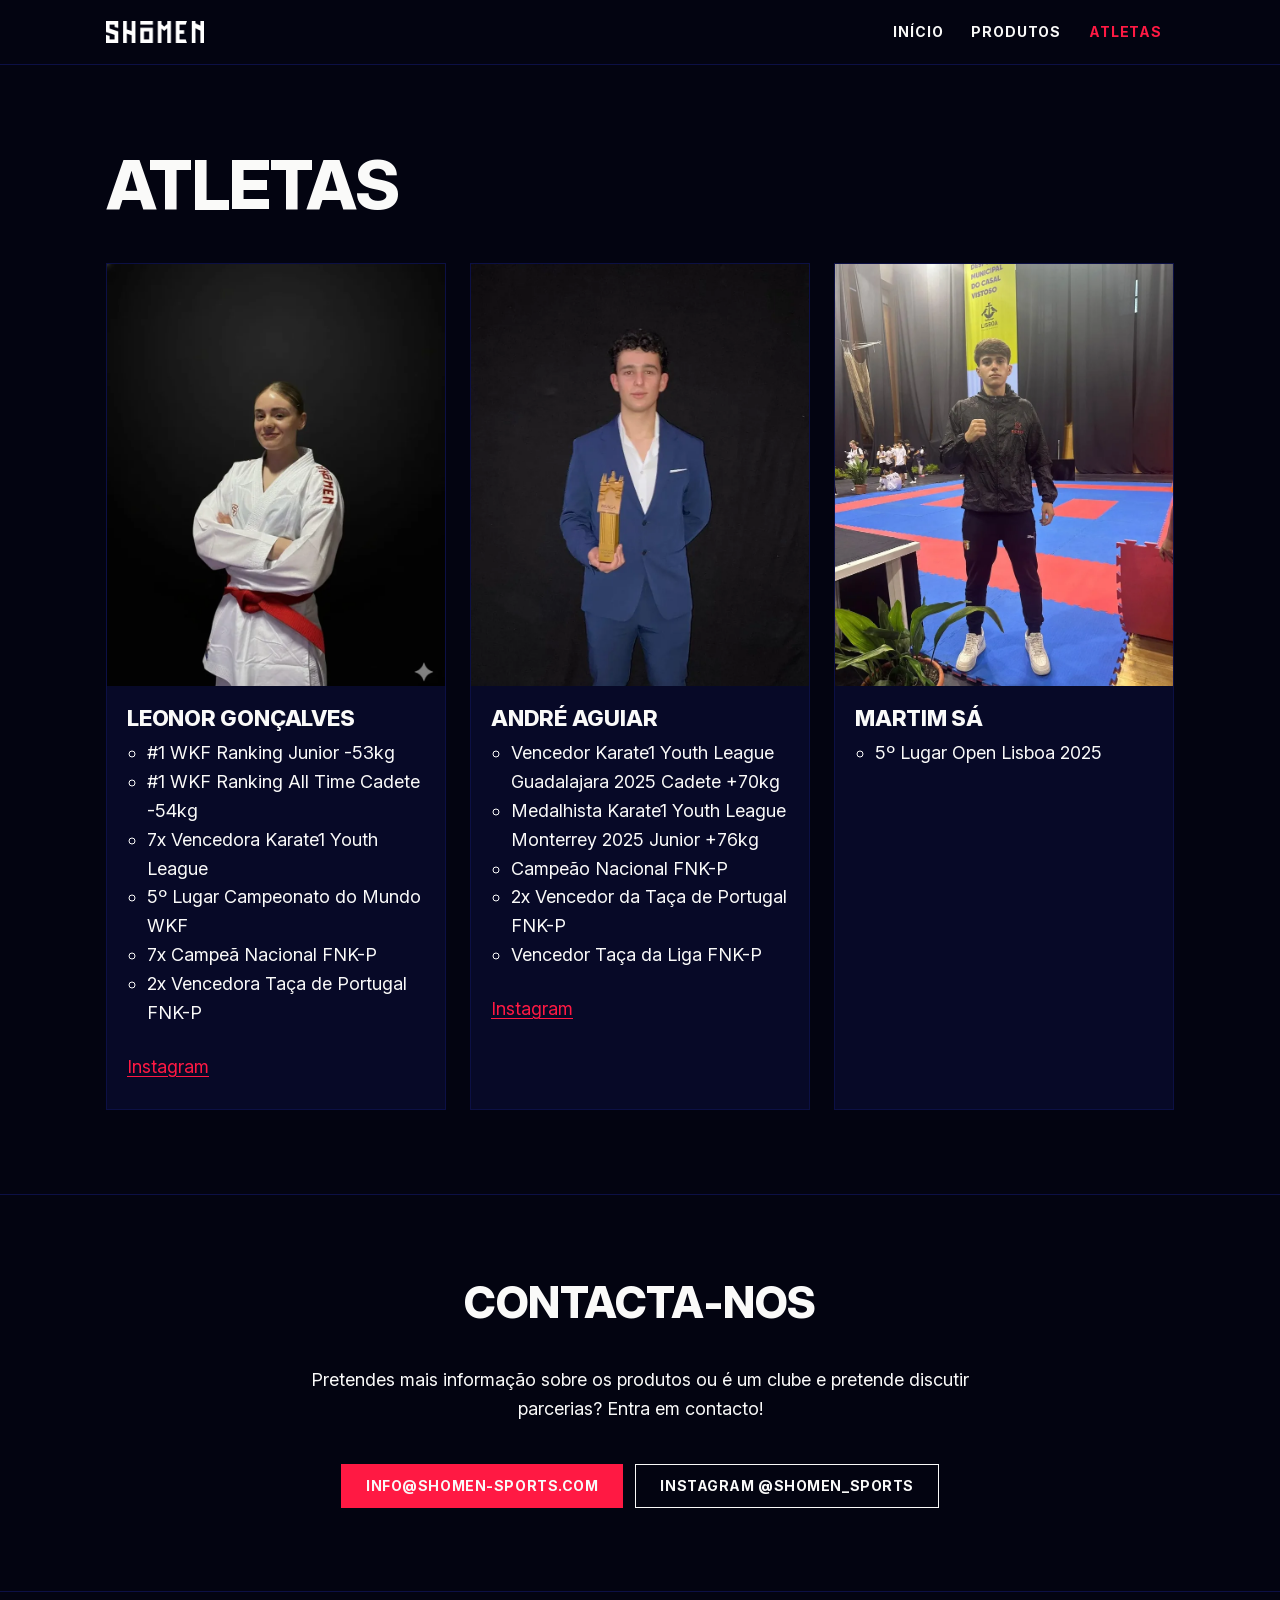
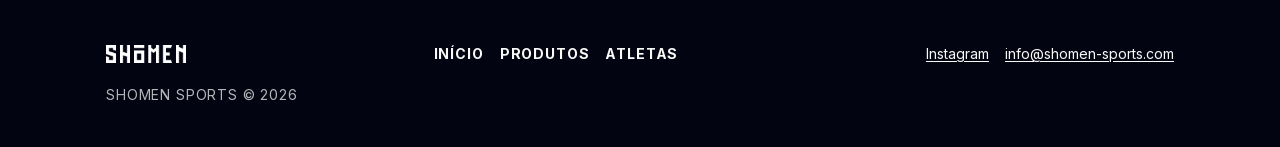
<file: archive/phase-1/atletas.html>
<!DOCTYPE html>
<html lang="pt-PT">
<head>
  <meta charset="utf-8">
  <meta name="viewport" content="width=device-width, initial-scale=1">
  <title>Atletas | Shomen Sports</title>
  <meta name="description" content="Conhece os atletas patrocinados pela Shomen Sports: jovens campeões do karate português com resultados nacionais e internacionais.">
  <link rel="canonical" href="https://www.shomen-sports.com/atletas.html">
  <link rel="icon" href="favicon.ico" sizes="any">
  <link rel="apple-touch-icon" href="apple-touch-icon.png">
  <meta property="og:type" content="website">
  <meta property="og:site_name" content="Shomen Sports">
  <meta property="og:title" content="Atletas | Shomen Sports">
  <meta property="og:description" content="Conhece os atletas patrocinados pela Shomen Sports: jovens campeões do karate português.">
  <meta property="og:url" content="https://www.shomen-sports.com/atletas.html">
  <meta property="og:image" content="https://www.shomen-sports.com/assets/img/originals/social-media-image.png">
  <meta property="og:image:width" content="1680">
  <meta property="og:image:height" content="840">
  <meta property="og:locale" content="pt_PT">
  <meta name="twitter:card" content="summary_large_image">
  <meta name="twitter:title" content="Atletas | Shomen Sports">
  <meta name="twitter:description" content="Conhece os atletas patrocinados pela Shomen Sports: jovens campeões do karate português.">
  <meta name="twitter:image" content="https://www.shomen-sports.com/assets/img/originals/social-media-image.png">
  <link rel="stylesheet" href="assets/css/style.css">
</head>
<body>
  <a class="skip-link" href="#conteudo">Saltar para o conteúdo</a>

  <header class="site-header">
    <div class="container">
      <a class="brand" href="index.html">
        <img src="assets/img/originals/union.png" width="960" height="216" alt="Shomen Sports, página inicial">
      </a>
      <button class="nav-toggle" type="button" aria-expanded="false" aria-controls="site-nav">
        <span class="nav-toggle-label">Menu</span>
      </button>
      <nav class="site-nav" id="site-nav" aria-label="Navegação principal">
        <ul>
          <li><a href="index.html">Início</a></li>
          <li><a href="produtos.html">Produtos</a></li>
          <li><a href="atletas.html" aria-current="page">Atletas</a></li>
        </ul>
      </nav>
    </div>
  </header>

  <main id="conteudo">
    <section class="section" aria-labelledby="atletas-title">
      <div class="container">
        <div class="section-header">
          <h1 id="atletas-title">ATLETAS</h1>
        </div>

        <ul class="grid" role="list">

          <li class="card athlete" id="leonor-goncalves">
            <div class="card-media">
              <img src="assets/img/whatsapp-image-2025-10-30-at-11.12.51_52007c1a-800.webp"
                   srcset="assets/img/whatsapp-image-2025-10-30-at-11.12.51_52007c1a-800.webp 800w, assets/img/whatsapp-image-2025-10-30-at-11.12.51_52007c1a-1600.webp 896w"
                   sizes="(min-width: 1132px) 350px, (min-width: 720px) 45vw, calc(100vw - 32px)"
                   width="800" height="1029"
                   alt="Leonor Gonçalves de braços cruzados, com kimono Shomen e cinto vermelho">
            </div>
            <div class="card-body">
              <h2 class="card-title">Leonor Gonçalves</h2>
              <ul>
                <li>#1 WKF Ranking Junior -53kg</li>
                <li>#1 WKF Ranking All Time Cadete -54kg</li>
                <li>7x Vencedora Karate1 Youth League</li>
                <li>5º Lugar Campeonato do Mundo WKF</li>
                <li>7x Campeã Nacional FNK-P</li>
                <li>2x Vencedora Taça de Portugal FNK-P</li>
              </ul>
              <a href="https://www.instagram.com/leonordsgonc" rel="noopener">Instagram</a>
            </div>
          </li>

          <li class="card athlete" id="andre-aguiar">
            <div class="card-media">
              <img class="pos-top" src="assets/img/whatsapp-image-2025-10-29-at-23.29.41_64179326-800.webp"
                   srcset="assets/img/whatsapp-image-2025-10-29-at-23.29.41_64179326-800.webp 800w, assets/img/whatsapp-image-2025-10-29-at-23.29.41_64179326-1600.webp 896w"
                   sizes="(min-width: 1132px) 350px, (min-width: 720px) 45vw, calc(100vw - 32px)"
                   width="800" height="1429" loading="lazy"
                   alt="André Aguiar de fato azul a segurar um troféu">
            </div>
            <div class="card-body">
              <h2 class="card-title">André Aguiar</h2>
              <ul>
                <li>Vencedor Karate1 Youth League Guadalajara 2025 Cadete +70kg</li>
                <li>Medalhista Karate1 Youth League Monterrey 2025 Junior +76kg</li>
                <li>Campeão Nacional FNK-P</li>
                <li>2x Vencedor da Taça de Portugal FNK-P</li>
                <li>Vencedor Taça da Liga FNK-P</li>
              </ul>
              <!-- Instagram URL taken from the old site; the rebuild brief listed https://www.instagram.com/aguiar05./ -->
              <!-- TODO: confirm André's Instagram handle (_aguiar05._ on the old site vs aguiar05. in the brief) -->
              <a href="https://www.instagram.com/_aguiar05._/" rel="noopener">Instagram</a>
            </div>
          </li>

          <li class="card athlete" id="martim-sa">
            <div class="card-media">
              <img class="pos-top" src="assets/img/whatsapp-image-2025-10-29-at-08.45.16_3fd8c6dc-800.webp"
                   srcset="assets/img/whatsapp-image-2025-10-29-at-08.45.16_3fd8c6dc-800.webp 800w, assets/img/whatsapp-image-2025-10-29-at-08.45.16_3fd8c6dc-1600.webp 1200w"
                   sizes="(min-width: 1132px) 350px, (min-width: 720px) 45vw, calc(100vw - 32px)"
                   width="800" height="1067" loading="lazy"
                   alt="Martim Sá em cima do tatami, com o corta-vento Shomen e o punho levantado">
            </div>
            <div class="card-body">
              <h2 class="card-title">Martim Sá</h2>
              <ul>
                <li>5º Lugar Open Lisboa 2025</li>
              </ul>
              <!-- TODO: Martim's Instagram (the old site linked Leonor's profile here by mistake) -->
            </div>
          </li>

          <!-- TODO: photo + achievements (Guilherme Gonçalves, sponsored, not yet on the site).
               Card skeleton, uncomment and fill in when ready:
          <li class="card athlete" id="guilherme-goncalves">
            <div class="card-media">
              <img src="assets/img/FILE-800.webp" srcset="assets/img/FILE-800.webp 800w, assets/img/FILE-1600.webp 1600w" sizes="(min-width: 1132px) 350px, (min-width: 720px) 45vw, calc(100vw - 32px)" width="800" height="1000" loading="lazy" alt="">
            </div>
            <div class="card-body">
              <h2 class="card-title">Guilherme Gonçalves</h2>
              <ul>
                <li>TODO: photo + achievements</li>
              </ul>
              <a href="https://www.instagram.com/" rel="noopener">Instagram</a>
            </div>
          </li>
          -->

          <!-- TODO: photo + achievements (Santiago Gonçalves, sponsored, not yet on the site).
               Card skeleton, uncomment and fill in when ready:
          <li class="card athlete" id="santiago-goncalves">
            <div class="card-media">
              <img src="assets/img/FILE-800.webp" srcset="assets/img/FILE-800.webp 800w, assets/img/FILE-1600.webp 1600w" sizes="(min-width: 1132px) 350px, (min-width: 720px) 45vw, calc(100vw - 32px)" width="800" height="1000" loading="lazy" alt="">
            </div>
            <div class="card-body">
              <h2 class="card-title">Santiago Gonçalves</h2>
              <ul>
                <li>TODO: photo + achievements</li>
              </ul>
              <a href="https://www.instagram.com/" rel="noopener">Instagram</a>
            </div>
          </li>
          -->

        </ul>
      </div>
    </section>

    <!-- Contacto -->
    <section class="section contact" id="contacto" aria-labelledby="contacto-title">
      <div class="container">
        <div class="section-header">
          <h2 id="contacto-title">CONTACTa-NOS</h2>
        </div>
        <div class="prose">
          <p>Pretendes mais informação sobre os produtos ou é um clube e pretende discutir parcerias? Entra em contacto!</p>
        </div>
        <div class="actions">
          <a class="btn" href="mailto:info@shomen-sports.com">info@shomen-sports.com</a>
          <a class="btn btn-secondary" href="https://instagram.com/shomen_sports" rel="noopener">Instagram @shomen_sports</a>
        </div>
      </div>
    </section>
  </main>

  <footer class="site-footer">
    <div class="container">
      <a class="brand" href="index.html">
        <img src="assets/img/originals/union.png" width="960" height="216" alt="Shomen Sports, página inicial">
      </a>
      <nav class="footer-nav" aria-label="Rodapé">
        <ul>
          <li><a href="index.html">Início</a></li>
          <li><a href="produtos.html">Produtos</a></li>
          <li><a href="atletas.html">Atletas</a></li>
        </ul>
      </nav>
      <address class="footer-links">
        <ul>
          <li><a href="https://instagram.com/shomen_sports" rel="noopener">Instagram</a></li>
          <li><a href="mailto:info@shomen-sports.com">info@shomen-sports.com</a></li>
        </ul>
      </address>
      <p class="copyright">SHOMEN SPORTS © 2026</p>
    </div>
  </footer>

  <script src="assets/js/main.js"></script>
</body>
</html>
</file>
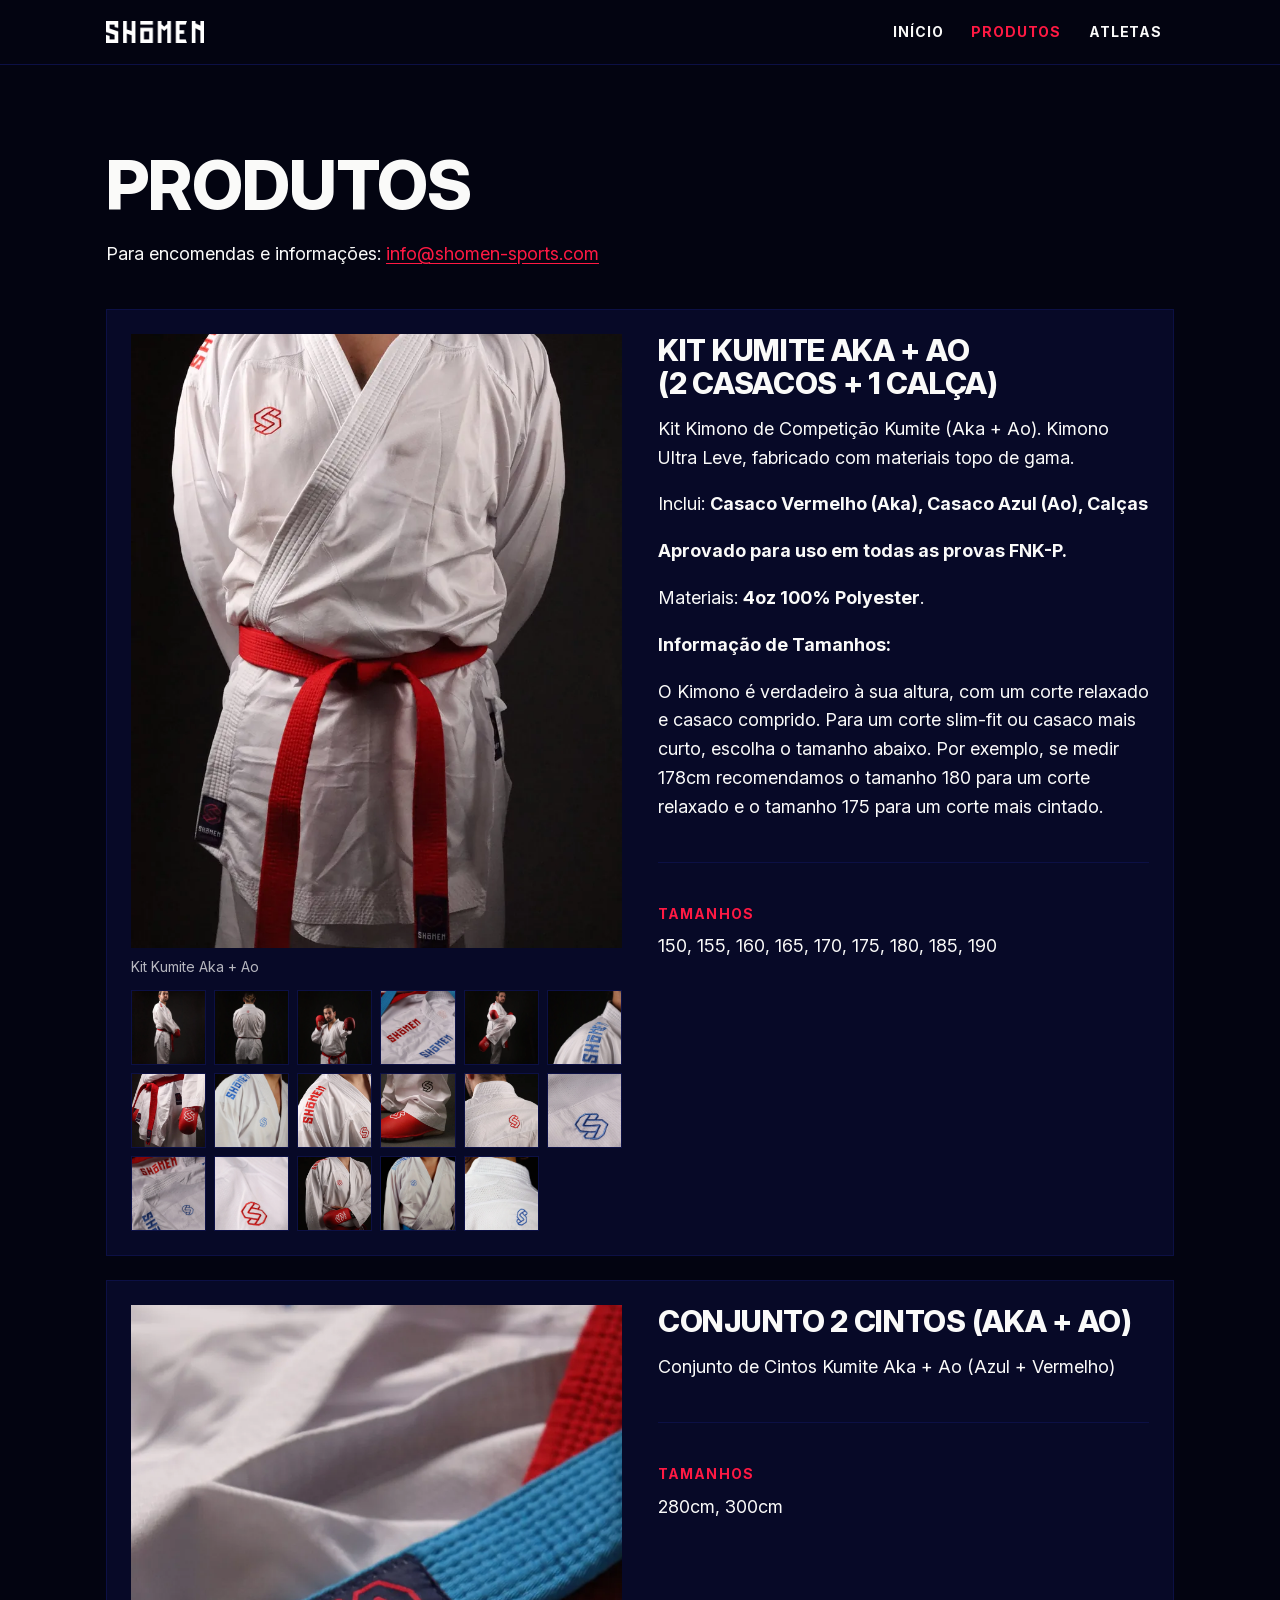
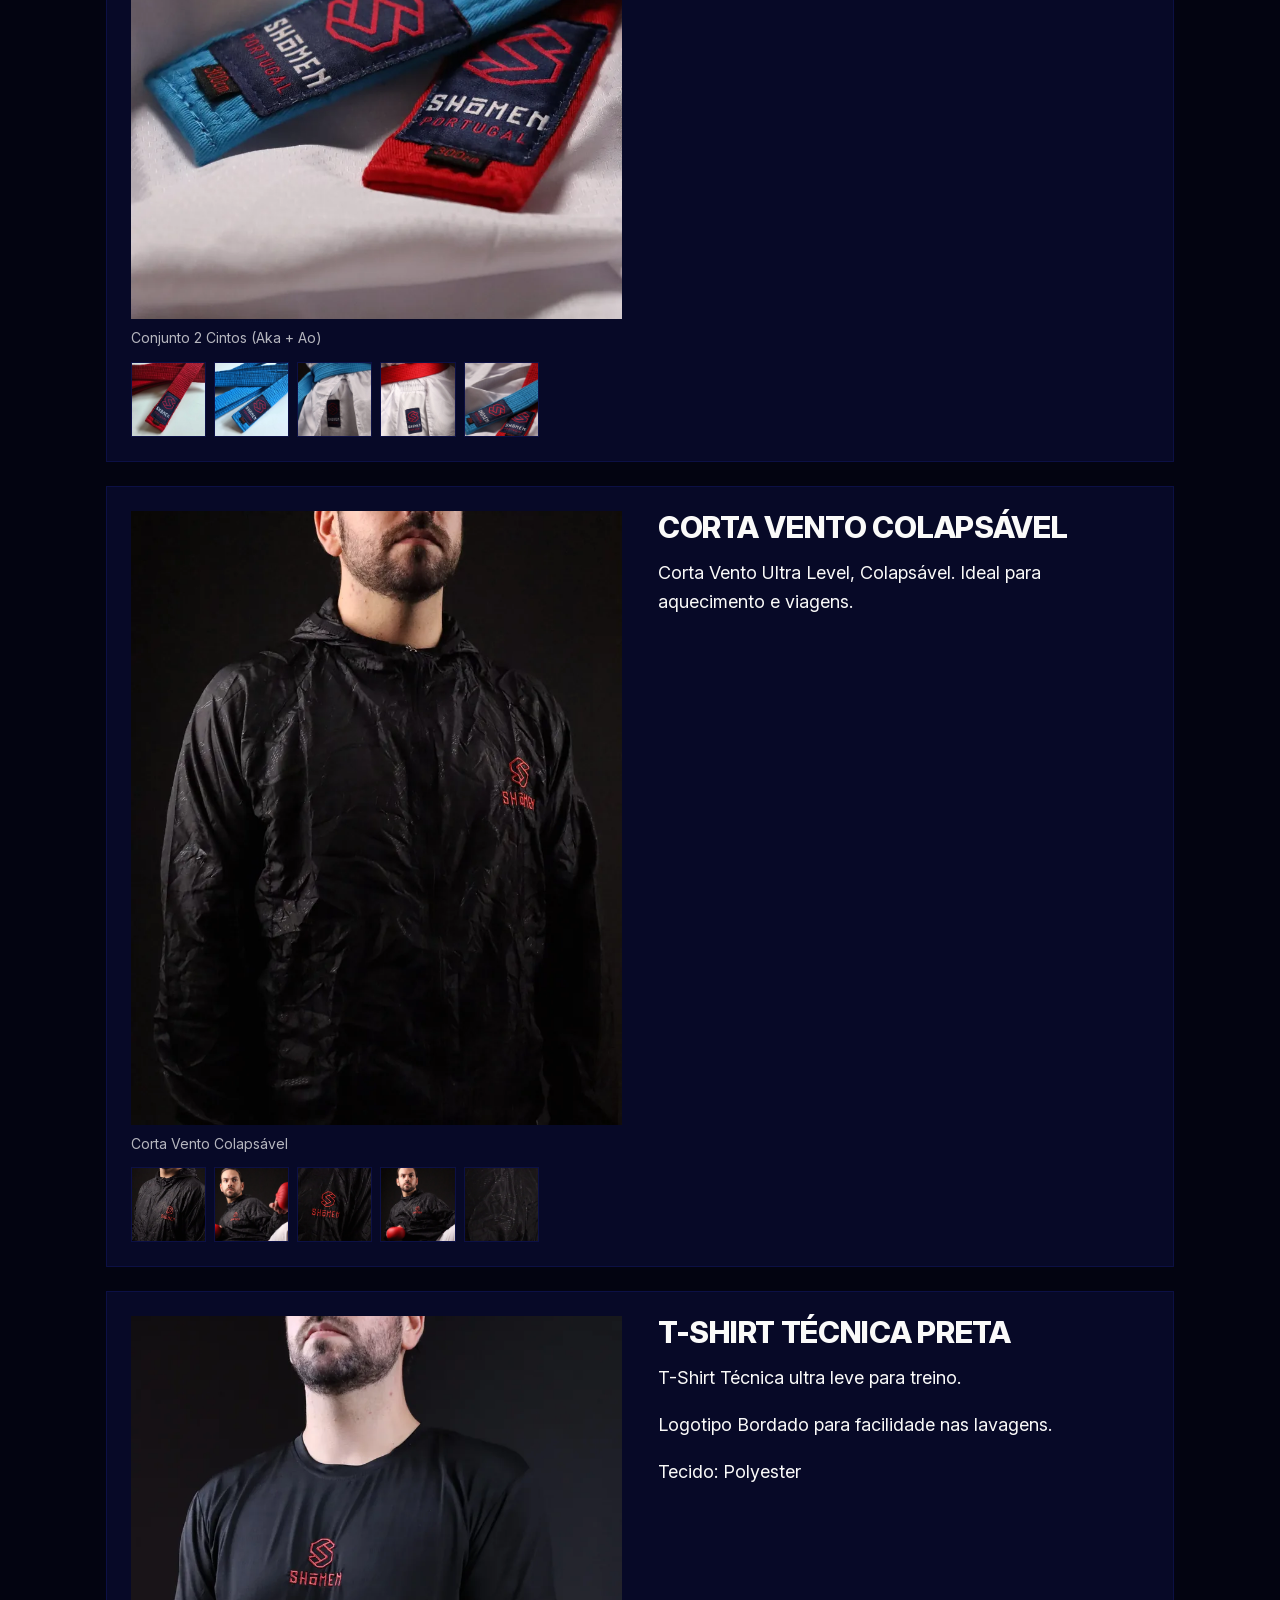
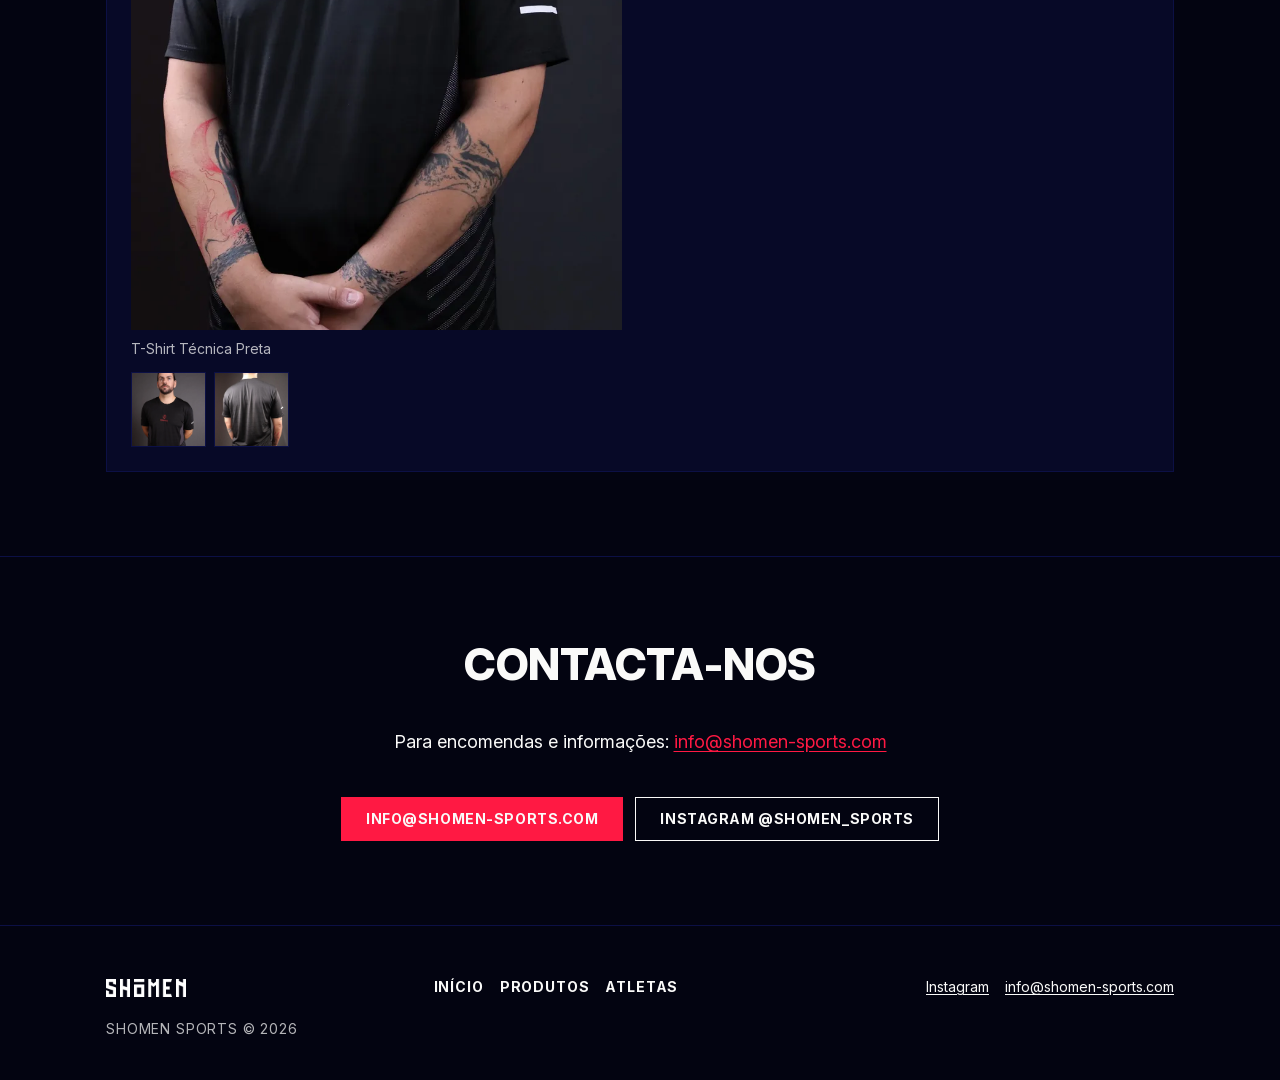
<file: archive/phase-1/produtos.html>
<!DOCTYPE html>
<html lang="pt-PT">
<head>
  <meta charset="utf-8">
  <meta name="viewport" content="width=device-width, initial-scale=1">
  <title>Produtos | Shomen Sports</title>
  <meta name="description" content="Kit kumite Aka + Ao, cintos, corta-vento e t-shirt técnica Shomen. Equipamento aprovado para as provas FNK-P. Encomendas e informações por email ou Instagram.">
  <link rel="canonical" href="https://www.shomen-sports.com/produtos.html">
  <link rel="icon" href="favicon.ico" sizes="any">
  <link rel="apple-touch-icon" href="apple-touch-icon.png">
  <meta property="og:type" content="website">
  <meta property="og:site_name" content="Shomen Sports">
  <meta property="og:title" content="Produtos | Shomen Sports">
  <meta property="og:description" content="Kit kumite Aka + Ao, cintos, corta-vento e t-shirt técnica Shomen. Equipamento aprovado para as provas FNK-P.">
  <meta property="og:url" content="https://www.shomen-sports.com/produtos.html">
  <meta property="og:image" content="https://www.shomen-sports.com/assets/img/originals/social-media-image.png">
  <meta property="og:image:width" content="1680">
  <meta property="og:image:height" content="840">
  <meta property="og:locale" content="pt_PT">
  <meta name="twitter:card" content="summary_large_image">
  <meta name="twitter:title" content="Produtos | Shomen Sports">
  <meta name="twitter:description" content="Kit kumite Aka + Ao, cintos, corta-vento e t-shirt técnica Shomen. Equipamento aprovado para as provas FNK-P.">
  <meta name="twitter:image" content="https://www.shomen-sports.com/assets/img/originals/social-media-image.png">
  <link rel="stylesheet" href="assets/css/style.css">
</head>
<body>
  <a class="skip-link" href="#conteudo">Saltar para o conteúdo</a>

  <header class="site-header">
    <div class="container">
      <a class="brand" href="index.html">
        <img src="assets/img/originals/union.png" width="960" height="216" alt="Shomen Sports, página inicial">
      </a>
      <button class="nav-toggle" type="button" aria-expanded="false" aria-controls="site-nav">
        <span class="nav-toggle-label">Menu</span>
      </button>
      <nav class="site-nav" id="site-nav" aria-label="Navegação principal">
        <ul>
          <li><a href="index.html">Início</a></li>
          <li><a href="produtos.html" aria-current="page">Produtos</a></li>
          <li><a href="atletas.html">Atletas</a></li>
        </ul>
      </nav>
    </div>
  </header>

  <main id="conteudo">
    <section class="section" aria-labelledby="produtos-title">
      <div class="container">
        <div class="section-header">
          <h1 id="produtos-title">PRODUTOS</h1>
          <p>Para encomendas e informações: <a href="mailto:info@shomen-sports.com">info@shomen-sports.com</a></p>
        </div>

        <!-- Product: Kit Kumite Aka + Ao -->
        <article class="product" id="kit-kumite-aka-ao" aria-labelledby="kit-kumite-title">
          <div class="gallery">
            <figure class="gallery-main">
              <a href="assets/img/originals/img_5415.jpg">
                <img src="assets/img/img_5415-800.webp"
                     srcset="assets/img/img_5415-800.webp 800w, assets/img/img_5415-1600.webp 1600w"
                     sizes="(min-width: 1132px) 508px, (min-width: 720px) 46vw, calc(100vw - 64px)"
                     width="800" height="1200"
                     alt="Casaco de kimono de kumite branco Shomen com cinto vermelho, visto de frente">
              </a>
              <figcaption>Kit Kumite Aka + Ao</figcaption>
            </figure>
            <ul class="thumbs" role="list">
              <li><a href="assets/img/originals/processed_dc9eaefadaf14dd7a26b86563fd0d076.jpeg"><img src="assets/img/processed_dc9eaefadaf14dd7a26b86563fd0d076-800.webp" width="800" height="1161" loading="lazy" alt="Atleta de perfil com o kimono de kumite Shomen, cinto vermelho e luvas vermelhas"></a></li>
              <li><a href="assets/img/originals/img_5612.jpg"><img src="assets/img/img_5612-800.webp" width="800" height="1200" loading="lazy" alt="Atleta de costas com o kimono de kumite Shomen e cinto vermelho"></a></li>
              <li><a href="assets/img/originals/img_5550.jpg"><img src="assets/img/img_5550-800.webp" width="800" height="1200" loading="lazy" alt="Atleta em posição de guarda com o kimono de kumite Shomen e luvas vermelhas"></a></li>
              <li><a href="assets/img/originals/img_5796.jpg"><img src="assets/img/img_5796-800.webp" width="800" height="1200" loading="lazy" alt="Kimonos Shomen com as letras bordadas a vermelho e a azul, com cintos vermelho e azul"></a></li>
              <li><a href="assets/img/originals/img_5570.jpg"><img src="assets/img/img_5570-800.webp" width="800" height="1200" loading="lazy" alt="Atleta a executar um pontapé com o kimono de kumite Shomen"></a></li>
              <li><a href="assets/img/originals/img_5632.jpg"><img src="assets/img/img_5632-800.webp" width="800" height="1200" loading="lazy" alt="Pormenor das letras Shomen bordadas a azul no ombro do casaco"></a></li>
              <li><a href="assets/img/originals/img_5512.jpg"><img src="assets/img/img_5512-800.webp" width="800" height="533" loading="lazy" alt="Pormenor do cinto vermelho e da luva vermelha sobre o kimono Shomen"></a></li>
              <li><a href="assets/img/originals/processed_8f9180724d1d467d9e040940591ac946.jpeg"><img src="assets/img/processed_8f9180724d1d467d9e040940591ac946-800.webp" width="800" height="1200" loading="lazy" alt="Casaco de kimono Shomen com cinto azul e letras bordadas a azul no ombro"></a></li>
              <li><a href="assets/img/originals/img_5536.jpg"><img src="assets/img/img_5536-800.webp" width="800" height="533" loading="lazy" alt="Pormenor do ombro do casaco com as letras Shomen bordadas a vermelho"></a></li>
              <li><a href="assets/img/originals/img_5495.jpg"><img src="assets/img/img_5495-800.webp" width="800" height="533" loading="lazy" alt="Pormenor das calças do kimono Shomen e de uma proteção de pé vermelha"></a></li>
              <li><a href="assets/img/originals/img_5480.jpg"><img src="assets/img/img_5480-800.webp" width="800" height="533" loading="lazy" alt="Costas do casaco de kimono Shomen com o logótipo bordado a vermelho na nuca"></a></li>
              <li><a href="assets/img/originals/img_5820.jpg"><img src="assets/img/img_5820-800.webp" width="800" height="1200" loading="lazy" alt="Pormenor do logótipo Shomen bordado a azul no tecido do kimono"></a></li>
              <li><a href="assets/img/originals/img_5811.jpg"><img src="assets/img/img_5811-800.webp" width="800" height="1200" loading="lazy" alt="Pormenor das letras Shomen bordadas a azul na manga do kimono"></a></li>
              <li><a href="assets/img/originals/img_5721.jpg"><img src="assets/img/img_5721-800.webp" width="800" height="1200" loading="lazy" alt="Pormenor do logótipo Shomen bordado a vermelho no tecido do kimono"></a></li>
              <li><a href="assets/img/originals/img_5526.jpg"><img src="assets/img/img_5526-800.webp" width="800" height="533" loading="lazy" alt="Atleta com o kimono Shomen a segurar uma luva vermelha"></a></li>
              <li><a href="assets/img/originals/processed_02af34c87ba34c368e00a2afd5454093.jpeg"><img src="assets/img/processed_02af34c87ba34c368e00a2afd5454093-800.webp" width="800" height="1067" loading="lazy" alt="Casaco de kimono Shomen com cinto azul, visto de frente"></a></li>
              <li><a href="assets/img/originals/processed_c76006b78dc3481c9e852b006b37e263.jpeg"><img src="assets/img/processed_c76006b78dc3481c9e852b006b37e263-800.webp" width="800" height="1200" loading="lazy" alt="Pormenor da gola e do logótipo Shomen bordado a azul nas costas do casaco"></a></li>
            </ul>
          </div>
          <div class="product-info">
            <h2 class="product-title" id="kit-kumite-title">Kit Kumite Aka + Ao (2 Casacos + 1 Calça)</h2>
            <div class="product-desc">
              <p>Kit Kimono de Competição Kumite (Aka + Ao). Kimono Ultra Leve, fabricado com materiais topo de gama.</p>
              <p>Inclui: <strong>Casaco Vermelho (Aka), Casaco Azul (Ao), Calças</strong></p>
              <p><strong>Aprovado para uso em todas as provas FNK-P.</strong></p>
              <p>Materiais: <strong>4oz 100% Polyester</strong>.</p>
              <p><strong>Informação de Tamanhos:</strong></p>
              <p>O Kimono é verdadeiro à sua altura, com um corte relaxado e casaco comprido. Para um corte slim-fit ou casaco mais curto, escolha o tamanho abaixo. Por exemplo, se medir 178cm recomendamos o tamanho 180 para um corte relaxado e o tamanho 175 para um corte mais cintado.</p>
            </div>
            <div class="sizes">
              <span class="eyebrow">Tamanhos</span>
              <p>150, 155, 160, 165, 170, 175, 180, 185, 190</p>
            </div>
          </div>
        </article>

        <!-- Product: Conjunto 2 Cintos -->
        <article class="product" id="cintos-kumite" aria-labelledby="cintos-title">
          <div class="gallery">
            <figure class="gallery-main">
              <a href="assets/img/originals/img_5771.jpg">
                <img src="assets/img/img_5771-800.webp"
                     srcset="assets/img/img_5771-800.webp 800w, assets/img/img_5771-1600.webp 1600w"
                     sizes="(min-width: 1132px) 508px, (min-width: 720px) 46vw, calc(100vw - 64px)"
                     width="800" height="1200" loading="lazy"
                     alt="Cintos de kumite azul e vermelho Shomen sobre um kimono branco">
              </a>
              <figcaption>Conjunto 2 Cintos (Aka + Ao)</figcaption>
            </figure>
            <ul class="thumbs" role="list">
              <li><a href="assets/img/originals/20250913_1801521.jpg"><img src="assets/img/20250913_1801521-800.webp" width="765" height="765" loading="lazy" alt="Cinto vermelho Shomen com etiqueta bordada"></a></li>
              <li><a href="assets/img/originals/20250913_1801181-min.jpg"><img src="assets/img/20250913_1801181-min-800.webp" width="800" height="800" loading="lazy" alt="Cinto azul Shomen com etiqueta bordada"></a></li>
              <li><a href="assets/img/originals/img_5651.jpg"><img src="assets/img/img_5651-800.webp" width="800" height="1200" loading="lazy" alt="Cinto azul Shomen atado sobre o kimono, com a etiqueta visível"></a></li>
              <li><a href="assets/img/originals/img_5423.jpg"><img src="assets/img/img_5423-800.webp" width="800" height="1200" loading="lazy" alt="Cinto vermelho atado sobre o kimono Shomen, com a etiqueta Shomen Portugal"></a></li>
              <li><a href="assets/img/originals/img_5769.jpg"><img src="assets/img/img_5769-800.webp" width="800" height="1200" loading="lazy" alt="Cintos azul e vermelho Shomen com etiquetas bordadas, sobre um kimono"></a></li>
            </ul>
          </div>
          <div class="product-info">
            <h2 class="product-title" id="cintos-title">Conjunto 2 Cintos (Aka + Ao)</h2>
            <div class="product-desc">
              <p>Conjunto de Cintos Kumite Aka + Ao (Azul + Vermelho)</p>
            </div>
            <div class="sizes">
              <span class="eyebrow">Tamanhos</span>
              <p>280cm, 300cm</p>
            </div>
          </div>
        </article>

        <!-- Product: Corta Vento Colapsável -->
        <article class="product" id="corta-vento" aria-labelledby="corta-vento-title">
          <div class="gallery">
            <figure class="gallery-main">
              <a href="assets/img/originals/img_5352.jpg">
                <img class="pos-top" src="assets/img/img_5352-800.webp"
                     srcset="assets/img/img_5352-800.webp 800w, assets/img/img_5352-1600.webp 1600w"
                     sizes="(min-width: 1132px) 508px, (min-width: 720px) 46vw, calc(100vw - 64px)"
                     width="800" height="1200" loading="lazy"
                     alt="Atleta com o corta-vento preto Shomen com capuz, visto de frente">
              </a>
              <figcaption>Corta Vento Colapsável</figcaption>
            </figure>
            <ul class="thumbs" role="list">
              <li><a href="assets/img/originals/img_5363.jpg"><img src="assets/img/img_5363-800.webp" width="800" height="533" loading="lazy" alt="Pormenor do logótipo Shomen a vermelho no peito do corta-vento"></a></li>
              <li><a href="assets/img/originals/img_5377.jpg"><img src="assets/img/img_5377-800.webp" width="800" height="1200" loading="lazy" alt="Atleta a executar um pontapé com o corta-vento Shomen e luvas vermelhas"></a></li>
              <li><a href="assets/img/originals/img_5349.jpg"><img src="assets/img/img_5349-800.webp" width="800" height="533" loading="lazy" alt="Pormenor do logótipo e da palavra Shomen a vermelho no corta-vento preto"></a></li>
              <li><a href="assets/img/originals/img_5386.jpg"><img src="assets/img/img_5386-800.webp" width="800" height="1200" loading="lazy" alt="Atleta em posição de guarda com o corta-vento Shomen e luvas vermelhas"></a></li>
              <li><a href="assets/img/originals/img_5389.jpg"><img src="assets/img/img_5389-800.webp" width="800" height="533" loading="lazy" alt="Pormenor do tecido preto do corta-vento Shomen"></a></li>
            </ul>
          </div>
          <div class="product-info">
            <h2 class="product-title" id="corta-vento-title">Corta Vento Colapsável</h2>
            <div class="product-desc">
              <!-- TODO: typo? Leve -->
              <p>Corta Vento Ultra Level, Colapsável. Ideal para aquecimento e viagens.</p>
            </div>
          </div>
        </article>

        <!-- Product: T-Shirt Técnica Preta -->
        <article class="product" id="tshirt-preta" aria-labelledby="tshirt-title">
          <div class="gallery">
            <figure class="gallery-main">
              <a href="assets/img/originals/img_5312.jpg">
                <img class="pos-top" src="assets/img/img_5312-800.webp"
                     srcset="assets/img/img_5312-800.webp 800w, assets/img/img_5312-1600.webp 1600w"
                     sizes="(min-width: 1132px) 508px, (min-width: 720px) 46vw, calc(100vw - 64px)"
                     width="800" height="1200" loading="lazy"
                     alt="Atleta com a t-shirt técnica preta Shomen, com o logótipo bordado a vermelho no peito">
              </a>
              <figcaption>T-Shirt Técnica Preta</figcaption>
            </figure>
            <ul class="thumbs" role="list">
              <li><a href="assets/img/originals/img_5300.jpg"><img src="assets/img/img_5300-800.webp" width="800" height="1200" loading="lazy" alt="Atleta de frente com a t-shirt técnica preta Shomen"></a></li>
              <li><a href="assets/img/originals/img_5321.jpg"><img src="assets/img/img_5321-800.webp" width="800" height="1200" loading="lazy" alt="Atleta de costas com a t-shirt técnica preta Shomen"></a></li>
            </ul>
          </div>
          <div class="product-info">
            <h2 class="product-title" id="tshirt-title">T-Shirt Técnica Preta</h2>
            <div class="product-desc">
              <p>T-Shirt Técnica ultra leve para treino.</p>
              <p>Logotipo Bordado para facilidade nas lavagens.</p>
              <p>Tecido: Polyester</p>
            </div>
          </div>
        </article>
      </div>
    </section>

    <!-- Contacto -->
    <section class="section contact" id="contacto" aria-labelledby="contacto-title">
      <div class="container">
        <div class="section-header">
          <h2 id="contacto-title">CONTACTa-NOS</h2>
        </div>
        <div class="prose">
          <p>Para encomendas e informações: <a href="mailto:info@shomen-sports.com">info@shomen-sports.com</a></p>
        </div>
        <div class="actions">
          <a class="btn" href="mailto:info@shomen-sports.com">info@shomen-sports.com</a>
          <a class="btn btn-secondary" href="https://instagram.com/shomen_sports" rel="noopener">Instagram @shomen_sports</a>
        </div>
      </div>
    </section>
  </main>

  <footer class="site-footer">
    <div class="container">
      <a class="brand" href="index.html">
        <img src="assets/img/originals/union.png" width="960" height="216" alt="Shomen Sports, página inicial">
      </a>
      <nav class="footer-nav" aria-label="Rodapé">
        <ul>
          <li><a href="index.html">Início</a></li>
          <li><a href="produtos.html">Produtos</a></li>
          <li><a href="atletas.html">Atletas</a></li>
        </ul>
      </nav>
      <address class="footer-links">
        <ul>
          <li><a href="https://instagram.com/shomen_sports" rel="noopener">Instagram</a></li>
          <li><a href="mailto:info@shomen-sports.com">info@shomen-sports.com</a></li>
        </ul>
      </address>
      <p class="copyright">SHOMEN SPORTS © 2026</p>
    </div>
  </footer>

  <script src="assets/js/main.js"></script>
</body>
</html>
</file>
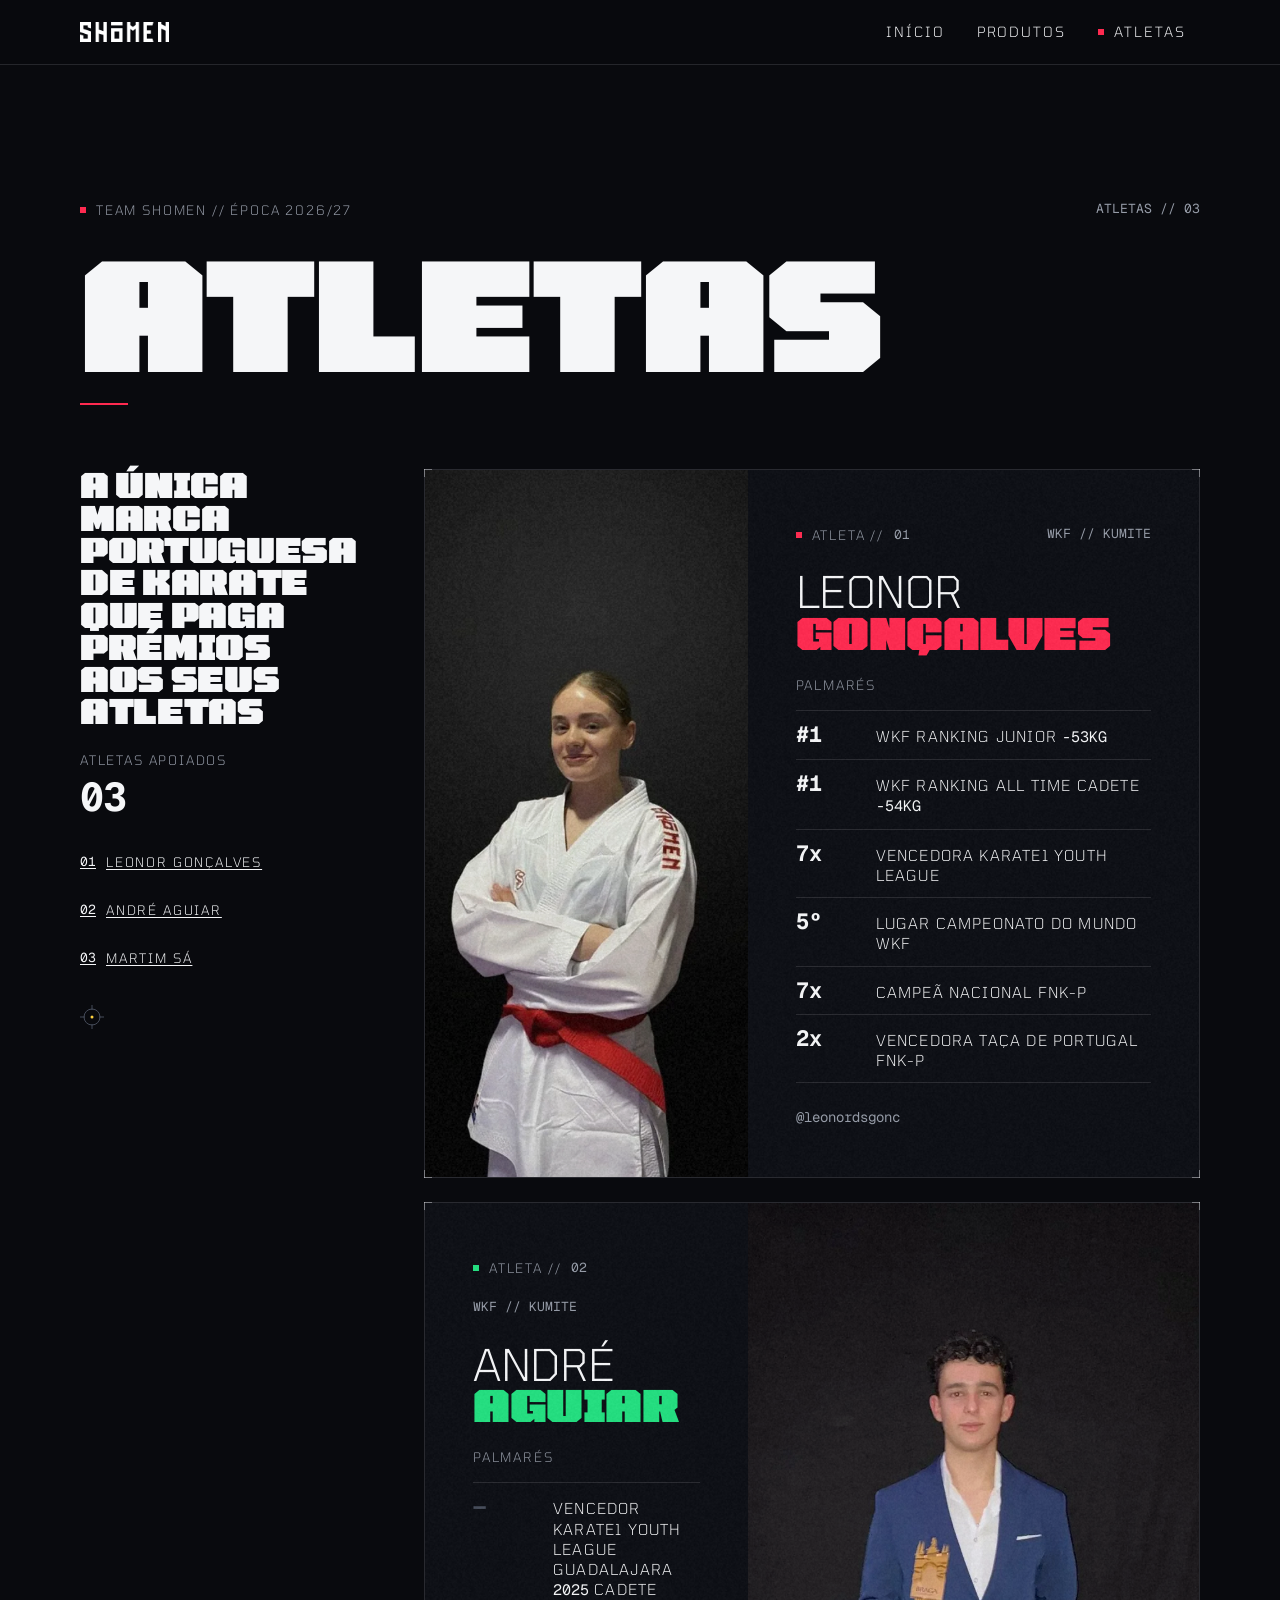
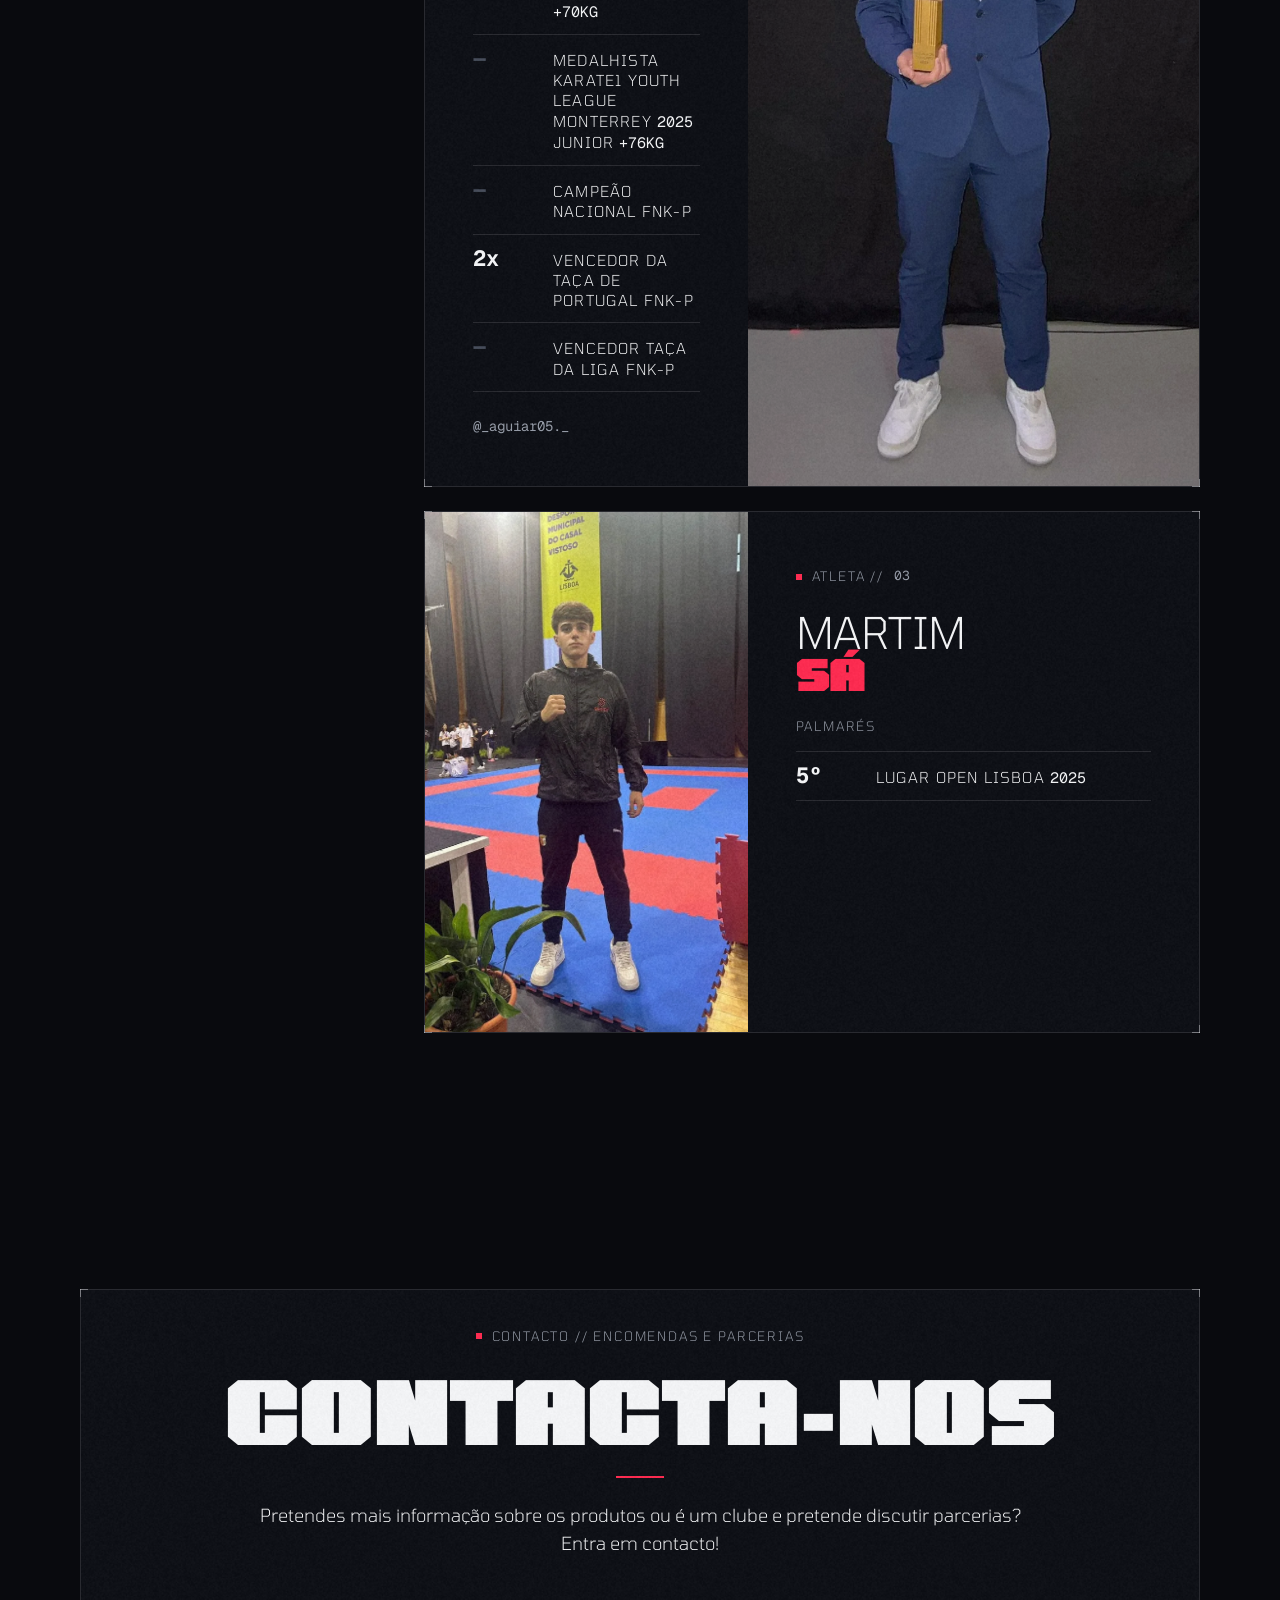
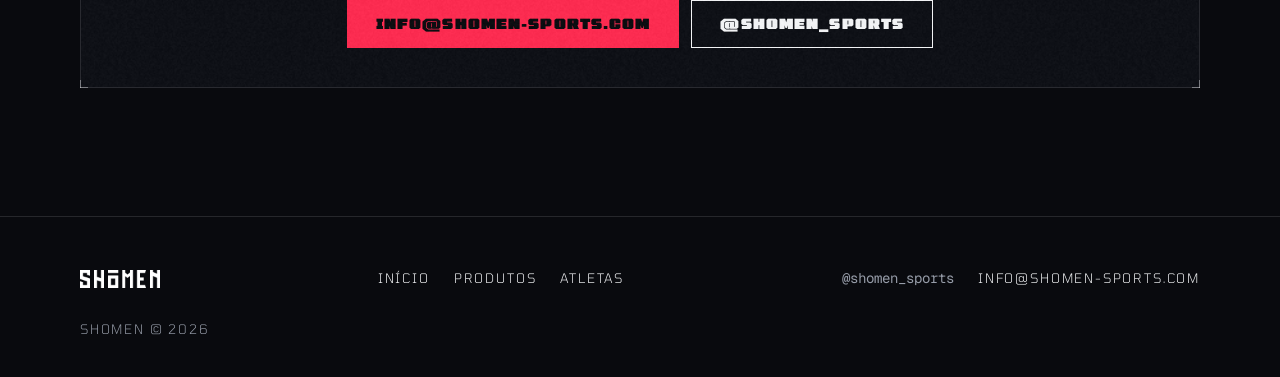
<file: archive/phase-2/atletas.html>
<!DOCTYPE html>
<html lang="pt-PT">
<head>
  <meta charset="utf-8">
  <meta name="viewport" content="width=device-width, initial-scale=1">
  <title>Atletas | Shomen Sports</title>
  <meta name="description" content="Conhece os atletas patrocinados pela Shomen Sports: jovens campeões do karate português com resultados nacionais e internacionais.">
  <link rel="canonical" href="https://www.shomen-sports.com/atletas.html">
  <link rel="icon" href="favicon.ico" sizes="any">
  <link rel="apple-touch-icon" href="apple-touch-icon.png">
  <meta property="og:type" content="website">
  <meta property="og:site_name" content="Shomen Sports">
  <meta property="og:title" content="Atletas | Shomen Sports">
  <meta property="og:description" content="Conhece os atletas patrocinados pela Shomen Sports: jovens campeões do karate português.">
  <meta property="og:url" content="https://www.shomen-sports.com/atletas.html">
  <meta property="og:image" content="https://www.shomen-sports.com/assets/img/originals/social-media-image.png">
  <meta property="og:image:width" content="1680">
  <meta property="og:image:height" content="840">
  <meta property="og:locale" content="pt_PT">
  <meta name="twitter:card" content="summary_large_image">
  <meta name="twitter:title" content="Atletas | Shomen Sports">
  <meta name="twitter:description" content="Conhece os atletas patrocinados pela Shomen Sports: jovens campeões do karate português.">
  <meta name="twitter:image" content="https://www.shomen-sports.com/assets/img/originals/social-media-image.png">
  <link rel="stylesheet" href="assets/css/hud.css">
</head>
<body data-key="red">
  <a class="skip-link" href="#conteudo">Saltar para o conteúdo</a>

  <header class="nav">
    <div class="wrap nav__inner" data-reveal="load">
      <a class="nav__logo" href="index.html"><img src="assets/img/originals/union.png" width="960" height="216" alt="Shomen Sports, página inicial"></a>
      <button class="nav__toggle" type="button" aria-expanded="false" aria-controls="nav-menu"><span class="nav__toggle-label">Menu</span></button>
    </div>
    <nav class="nav__menu" id="nav-menu" aria-label="Navegação principal">
      <ul class="nav__list">
        <li><a class="nav__link" href="index.html">Início</a></li>
        <li><a class="nav__link" href="produtos.html">Produtos</a></li>
        <li><a class="nav__link" href="atletas.html" aria-current="page">Atletas</a></li>
      </ul>
      <div class="nav__menu-foot">
        <p class="micro">SHOMEN // KARATE // PORTUGAL</p>
        <a class="handle" href="https://instagram.com/shomen_sports" rel="noopener">@shomen_sports</a>
      </div>
    </nav>
  </header>

  <main id="conteudo">
    <!-- Layout axis: left rail (sticky on desktop) + alternating athlete panels -->
    <section class="section wrap" aria-labelledby="atletas-title">
      <div class="section__head">
        <ul class="microbar">
          <li><p class="micro micro--dot" data-reveal="load">TEAM SHOMEN // ÉPOCA 2026/27</p></li>
          <li><p class="micro" data-reveal="load"><span class="mono">ATLETAS // 03</span></p></li>
        </ul>
        <h1 id="atletas-title">Atletas</h1>
        <hr class="rule rule--key">
      </div>
      <div class="rail-layout">
        <aside class="rail">
          <h2 class="h3">A ÚNICA MARCA PORTUGUESA DE KARATE QUE PAGA PRÉMIOS AOS SEUS ATLETAS</h2>
          <div class="readout"><p class="micro readout__label">Atletas apoiados</p><p class="readout__value">03</p></div>
          <nav aria-label="Lista de atletas">
            <ul class="rail__list">
              <li><a class="micro micro--white" href="#leonor-goncalves"><span class="mono">01</span> Leonor Gonçalves</a></li>
              <li><a class="micro micro--white" href="#andre-aguiar"><span class="mono">02</span> André Aguiar</a></li>
              <li><a class="micro micro--white" href="#martim-sa"><span class="mono">03</span> Martim Sá</a></li>
            </ul>
          </nav>
          <svg class="reticle" viewBox="0 0 24 24" aria-hidden="true" focusable="false"><circle cx="12" cy="12" r="8"/><line x1="12" y1="0" x2="12" y2="5"/><line x1="12" y1="19" x2="12" y2="24"/><line x1="0" y1="12" x2="5" y2="12"/><line x1="19" y1="12" x2="24" y2="12"/><circle class="reticle__dot" cx="12" cy="12" r="1.5"/></svg>
        </aside>

        <div>
          <!-- Leonor: key red, image left -->
          <article class="panel panel--flush athlete" id="leonor-goncalves" data-key="red" data-reveal="scroll" aria-labelledby="leonor-title">
            <div class="athlete__media">
              <div class="photo">
                <img src="assets/img/whatsapp-image-2025-10-30-at-11.12.51_52007c1a-800.webp"
                     srcset="assets/img/whatsapp-image-2025-10-30-at-11.12.51_52007c1a-800.webp 800w, assets/img/whatsapp-image-2025-10-30-at-11.12.51_52007c1a-1600.webp 896w"
                     sizes="(min-width: 1000px) 380px, (min-width: 900px) 40vw, calc(100vw - 32px)"
                     width="800" height="1029"
                     alt="Leonor Gonçalves de braços cruzados, com kimono Shomen e cinto vermelho">
              </div>
            </div>
            <div class="athlete__body">
              <ul class="microbar">
                <li><p class="micro micro--dot">Atleta // <span class="mono">01</span></p></li>
                <li><p class="micro"><span class="mono">WKF // KUMITE</span></p></li>
              </ul>
              <h2 class="name" id="leonor-title"><span class="name__first">Leonor</span><span class="name__last">Gonçalves</span></h2>
              <div class="stack">
                <p class="micro">Palmarés</p>
                <ul class="readouts">
                  <li><span class="val">#1</span><span class="lab">WKF Ranking Junior <span class="mono">-53kg</span></span></li>
                  <li><span class="val">#1</span><span class="lab">WKF Ranking All Time Cadete <span class="mono">-54kg</span></span></li>
                  <li><span class="val">7x</span><span class="lab">Vencedora Karate1 Youth League</span></li>
                  <li><span class="val">5º</span><span class="lab">Lugar Campeonato do Mundo WKF</span></li>
                  <li><span class="val">7x</span><span class="lab">Campeã Nacional FNK-P</span></li>
                  <li><span class="val">2x</span><span class="lab">Vencedora Taça de Portugal FNK-P</span></li>
                </ul>
              </div>
              <a class="handle" href="https://www.instagram.com/leonordsgonc" rel="noopener">@leonordsgonc</a>
            </div>
          </article>

          <!-- André: key green, image right -->
          <article class="panel panel--flush athlete athlete--flip" id="andre-aguiar" data-key="green" data-reveal="scroll" aria-labelledby="andre-title">
            <div class="athlete__media">
              <div class="photo">
                <img class="pos-top" src="assets/img/whatsapp-image-2025-10-29-at-23.29.41_64179326-800.webp"
                     srcset="assets/img/whatsapp-image-2025-10-29-at-23.29.41_64179326-800.webp 800w, assets/img/whatsapp-image-2025-10-29-at-23.29.41_64179326-1600.webp 896w"
                     sizes="(min-width: 1000px) 380px, (min-width: 900px) 40vw, calc(100vw - 32px)"
                     width="800" height="1429" loading="lazy"
                     alt="André Aguiar de fato azul a segurar um troféu">
              </div>
            </div>
            <div class="athlete__body">
              <ul class="microbar">
                <li><p class="micro micro--dot">Atleta // <span class="mono">02</span></p></li>
                <li><p class="micro"><span class="mono">WKF // KUMITE</span></p></li>
              </ul>
              <h2 class="name" id="andre-title"><span class="name__first">André</span><span class="name__last">Aguiar</span></h2>
              <div class="stack">
                <p class="micro">Palmarés</p>
                <ul class="readouts">
                  <li><span class="val"></span><span class="lab">Vencedor Karate1 Youth League Guadalajara <span class="mono">2025</span> Cadete <span class="mono">+70kg</span></span></li>
                  <li><span class="val"></span><span class="lab">Medalhista Karate1 Youth League Monterrey <span class="mono">2025</span> Junior <span class="mono">+76kg</span></span></li>
                  <li><span class="val"></span><span class="lab">Campeão Nacional FNK-P</span></li>
                  <li><span class="val">2x</span><span class="lab">Vencedor da Taça de Portugal FNK-P</span></li>
                  <li><span class="val"></span><span class="lab">Vencedor Taça da Liga FNK-P</span></li>
                </ul>
              </div>
              <!-- Instagram URL taken from the old site; the rebuild brief listed https://www.instagram.com/aguiar05./ -->
              <!-- TODO: confirm André's Instagram handle (_aguiar05._ on the old site vs aguiar05. in the brief) -->
              <a class="handle" href="https://www.instagram.com/_aguiar05._/" rel="noopener">@_aguiar05._</a>
            </div>
          </article>

          <!-- Martim: key red (rotation: red after green), image left -->
          <article class="panel panel--flush athlete" id="martim-sa" data-key="red" data-reveal="scroll" aria-labelledby="martim-title">
            <div class="athlete__media">
              <div class="photo">
                <img class="pos-top" src="assets/img/whatsapp-image-2025-10-29-at-08.45.16_3fd8c6dc-800.webp"
                     srcset="assets/img/whatsapp-image-2025-10-29-at-08.45.16_3fd8c6dc-800.webp 800w, assets/img/whatsapp-image-2025-10-29-at-08.45.16_3fd8c6dc-1600.webp 1200w"
                     sizes="(min-width: 1000px) 380px, (min-width: 900px) 40vw, calc(100vw - 32px)"
                     width="800" height="1067" loading="lazy"
                     alt="Martim Sá em cima do tatami, com o corta-vento Shomen e o punho levantado">
              </div>
            </div>
            <div class="athlete__body">
              <ul class="microbar">
                <li><p class="micro micro--dot">Atleta // <span class="mono">03</span></p></li>
              </ul>
              <h2 class="name" id="martim-title"><span class="name__first">Martim</span><span class="name__last">Sá</span></h2>
              <div class="stack">
                <p class="micro">Palmarés</p>
                <ul class="readouts">
                  <li><span class="val">5º</span><span class="lab">Lugar Open Lisboa <span class="mono">2025</span></span></li>
                </ul>
              </div>
              <!-- TODO: Martim's Instagram (the old site linked Leonor's profile here by mistake) -->
            </div>
          </article>

          <!-- TODO: photo + achievements (Guilherme Gonçalves, sponsored, not yet on the site). Key colour green (rotation), image right.
               Card skeleton, uncomment and fill in when ready:
          <article class="panel panel--flush athlete athlete--flip" id="guilherme-goncalves" data-key="green" data-reveal="scroll" aria-labelledby="guilherme-title">
            <div class="athlete__media">
              <div class="photo"><img src="assets/img/FILE-800.webp" srcset="assets/img/FILE-800.webp 800w, assets/img/FILE-1600.webp 1600w" sizes="(min-width: 1000px) 380px, (min-width: 900px) 40vw, calc(100vw - 32px)" width="800" height="1000" loading="lazy" alt=""></div>
            </div>
            <div class="athlete__body">
              <ul class="microbar"><li><p class="micro micro--dot">Atleta // <span class="mono">04</span></p></li></ul>
              <h2 class="name" id="guilherme-title"><span class="name__first">Guilherme</span><span class="name__last">Gonçalves</span></h2>
              <div class="stack">
                <p class="micro">Palmarés</p>
                <ul class="readouts">
                  <li><span class="val"></span><span class="lab">TODO: photo + achievements</span></li>
                </ul>
              </div>
              <a class="handle" href="https://www.instagram.com/" rel="noopener">@handle</a>
            </div>
          </article>
          -->

          <!-- TODO: photo + achievements (Santiago Gonçalves, sponsored, not yet on the site). Key colour red (rotation), image left.
               Card skeleton, uncomment and fill in when ready:
          <article class="panel panel--flush athlete" id="santiago-goncalves" data-key="red" data-reveal="scroll" aria-labelledby="santiago-title">
            <div class="athlete__media">
              <div class="photo"><img src="assets/img/FILE-800.webp" srcset="assets/img/FILE-800.webp 800w, assets/img/FILE-1600.webp 1600w" sizes="(min-width: 1000px) 380px, (min-width: 900px) 40vw, calc(100vw - 32px)" width="800" height="1000" loading="lazy" alt=""></div>
            </div>
            <div class="athlete__body">
              <ul class="microbar"><li><p class="micro micro--dot">Atleta // <span class="mono">05</span></p></li></ul>
              <h2 class="name" id="santiago-title"><span class="name__first">Santiago</span><span class="name__last">Gonçalves</span></h2>
              <div class="stack">
                <p class="micro">Palmarés</p>
                <ul class="readouts">
                  <li><span class="val"></span><span class="lab">TODO: photo + achievements</span></li>
                </ul>
              </div>
              <a class="handle" href="https://www.instagram.com/" rel="noopener">@handle</a>
            </div>
          </article>
          -->
        </div>
      </div>
    </section>

    <!-- Contacto -->
    <section class="section" id="contacto" aria-labelledby="contacto-title">
      <div class="wrap">
        <div class="panel contact" data-reveal="scroll">
          <p class="micro micro--dot">Contacto // encomendas e parcerias</p>
          <h2 id="contacto-title">CONTACTa-NOS</h2>
          <hr class="rule rule--key">
          <p>Pretendes mais informação sobre os produtos ou é um clube e pretende discutir parcerias? Entra em contacto!</p>
          <div class="actions actions--center">
            <a class="btn btn--primary" href="mailto:info@shomen-sports.com">info@shomen-sports.com</a>
            <a class="btn" href="https://instagram.com/shomen_sports" rel="noopener">@shomen_sports</a>
          </div>
        </div>
      </div>
    </section>
  </main>

  <footer class="footer">
    <div class="wrap footer__inner">
      <a class="footer__logo" href="index.html"><img src="assets/img/originals/union.png" width="960" height="216" alt="Shomen Sports, página inicial"></a>
      <nav class="footer__nav" aria-label="Rodapé">
        <ul>
          <li><a class="micro micro--white" href="index.html">Início</a></li>
          <li><a class="micro micro--white" href="produtos.html">Produtos</a></li>
          <li><a class="micro micro--white" href="atletas.html">Atletas</a></li>
        </ul>
      </nav>
      <address class="footer__links">
        <ul>
          <li><a class="handle" href="https://instagram.com/shomen_sports" rel="noopener">@shomen_sports</a></li>
          <li><a class="micro micro--white" href="mailto:info@shomen-sports.com">info@shomen-sports.com</a></li>
        </ul>
      </address>
      <p class="micro footer__copy">SHOMEN © 2026</p>
    </div>
  </footer>

  <script src="assets/js/main.js"></script>
</body>
</html>
</file>
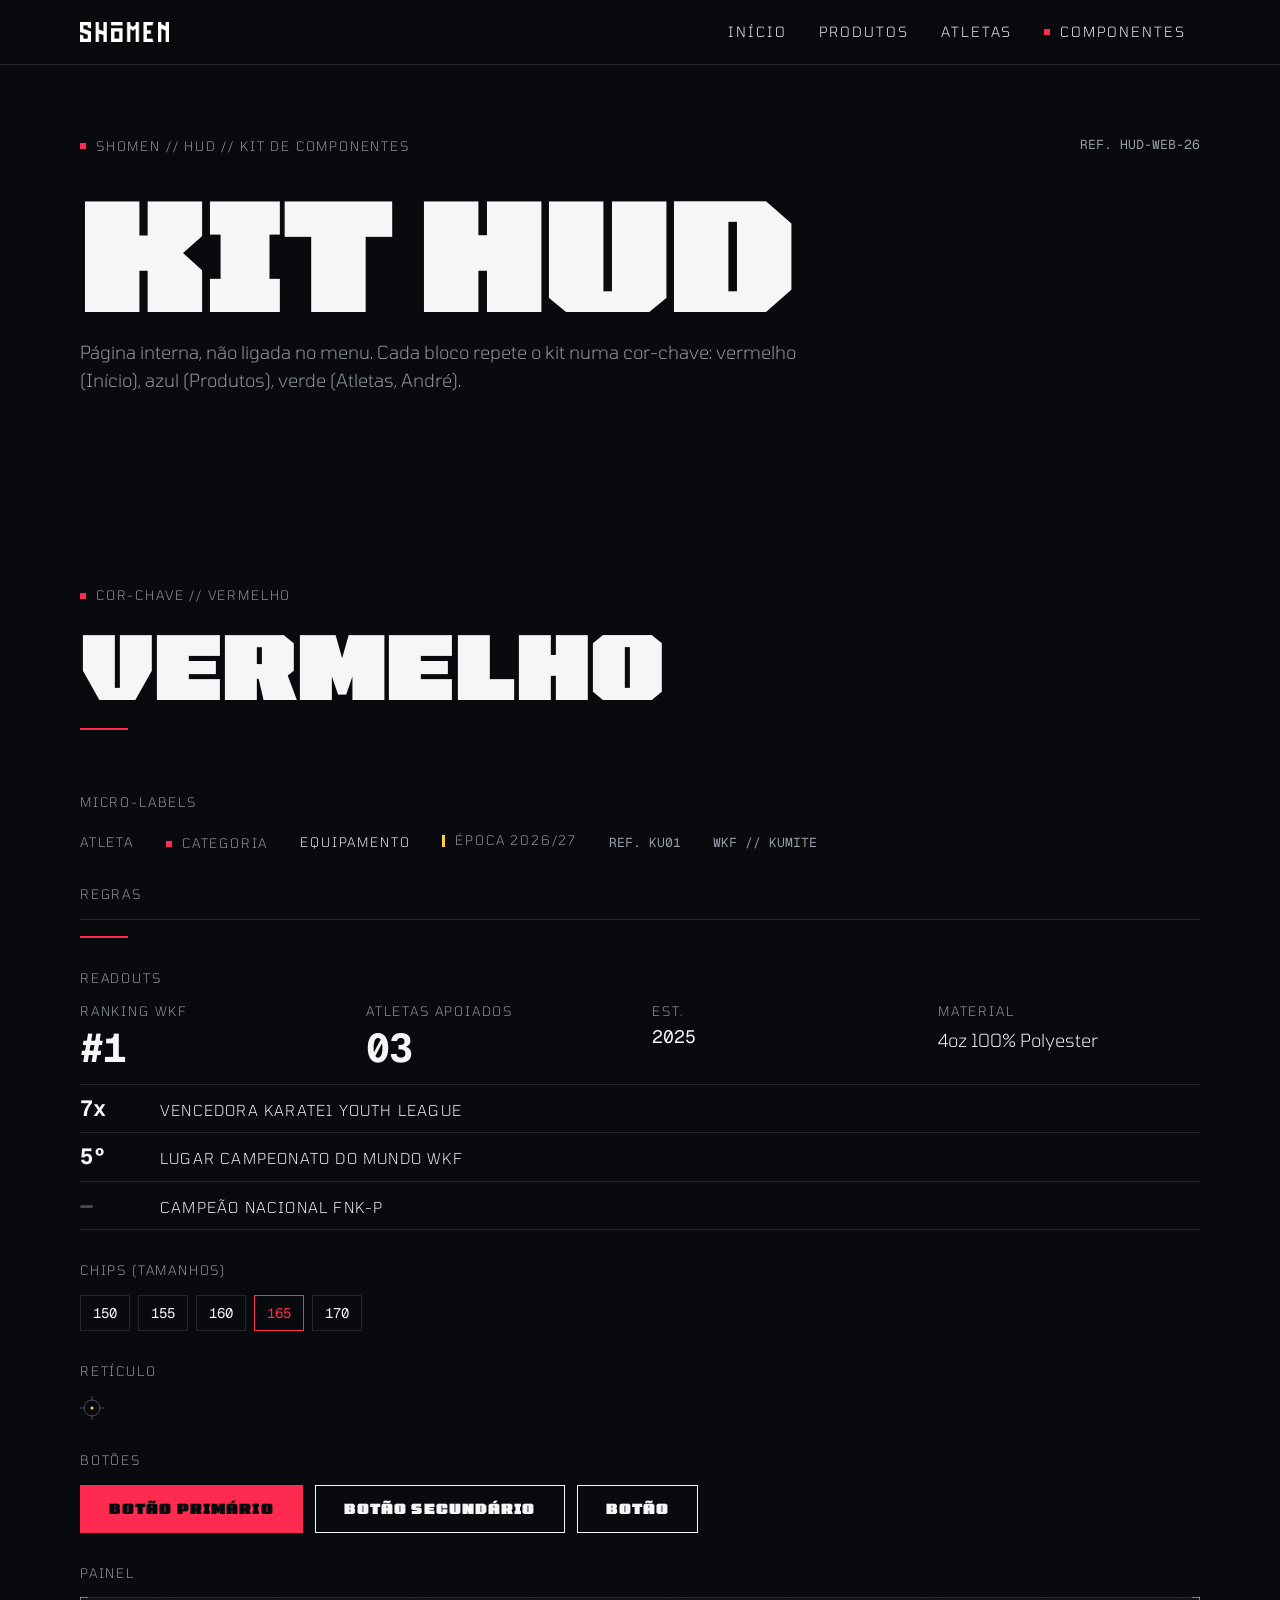
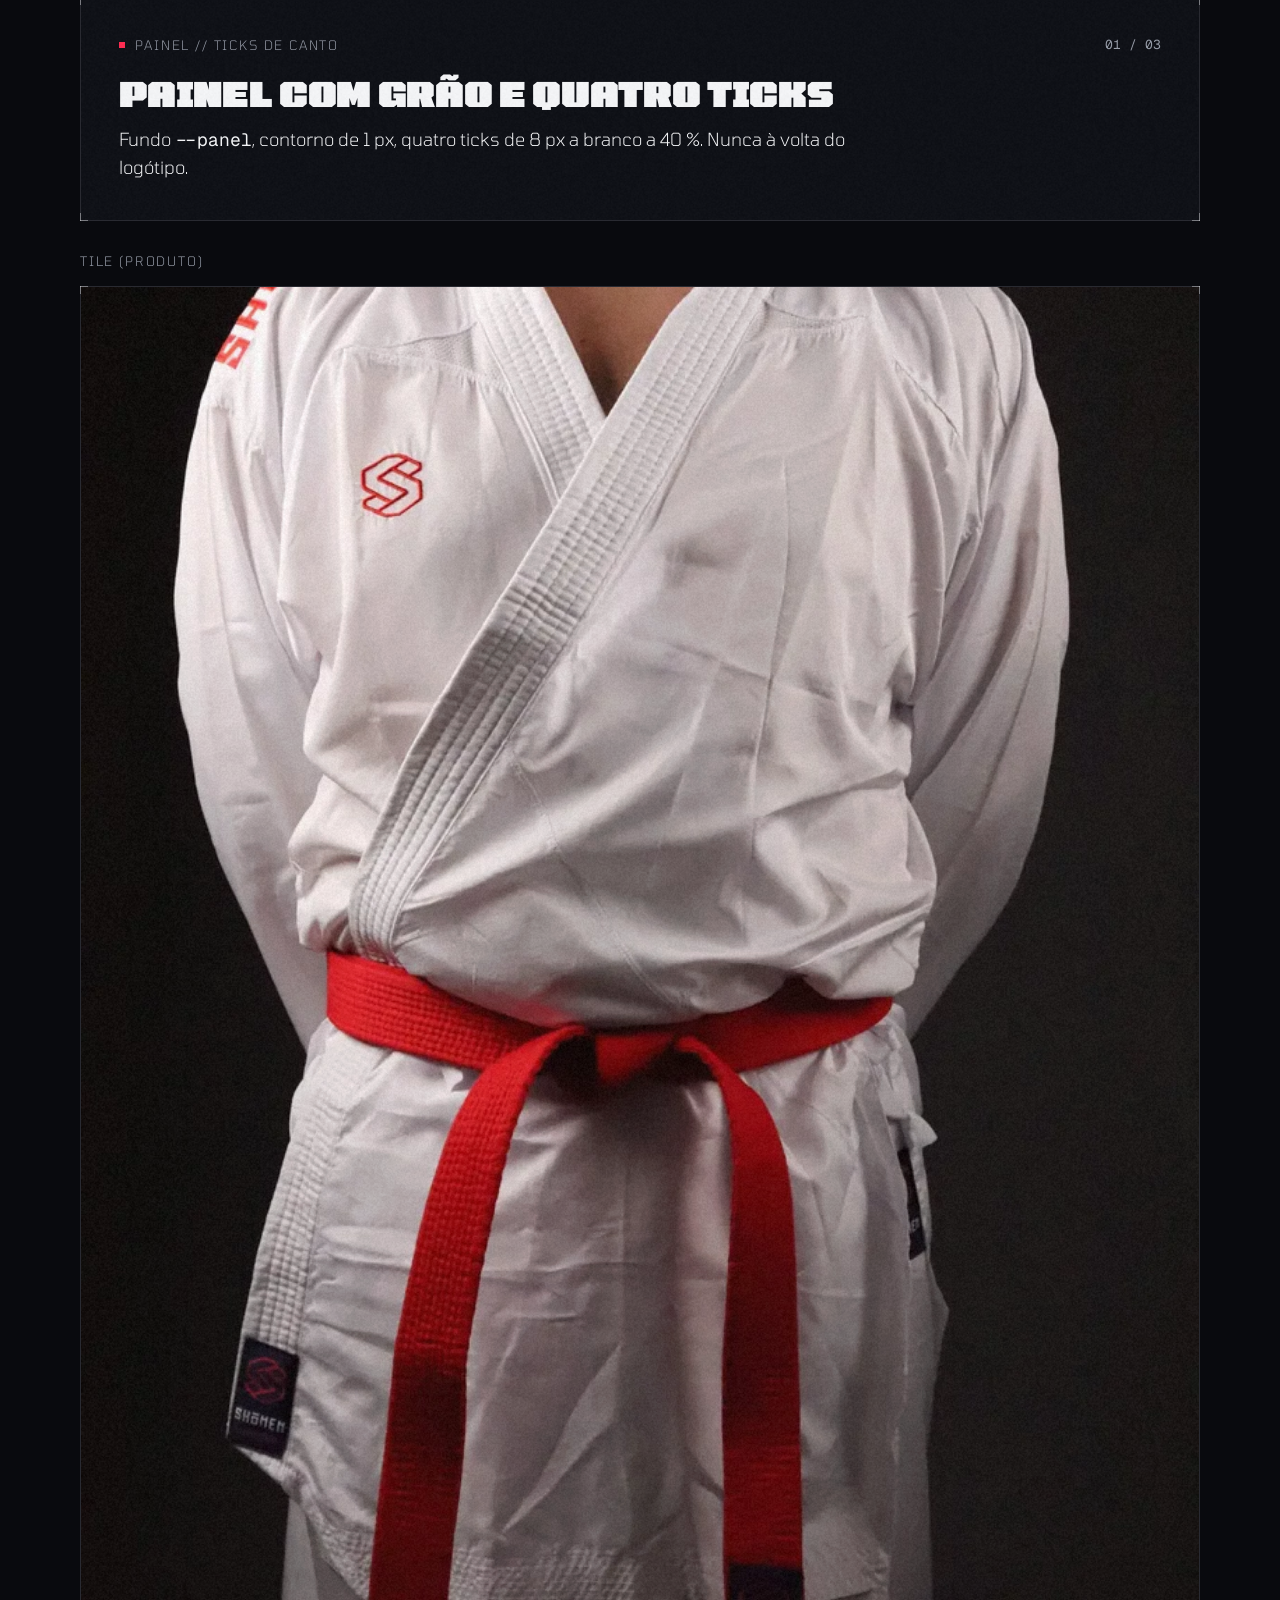
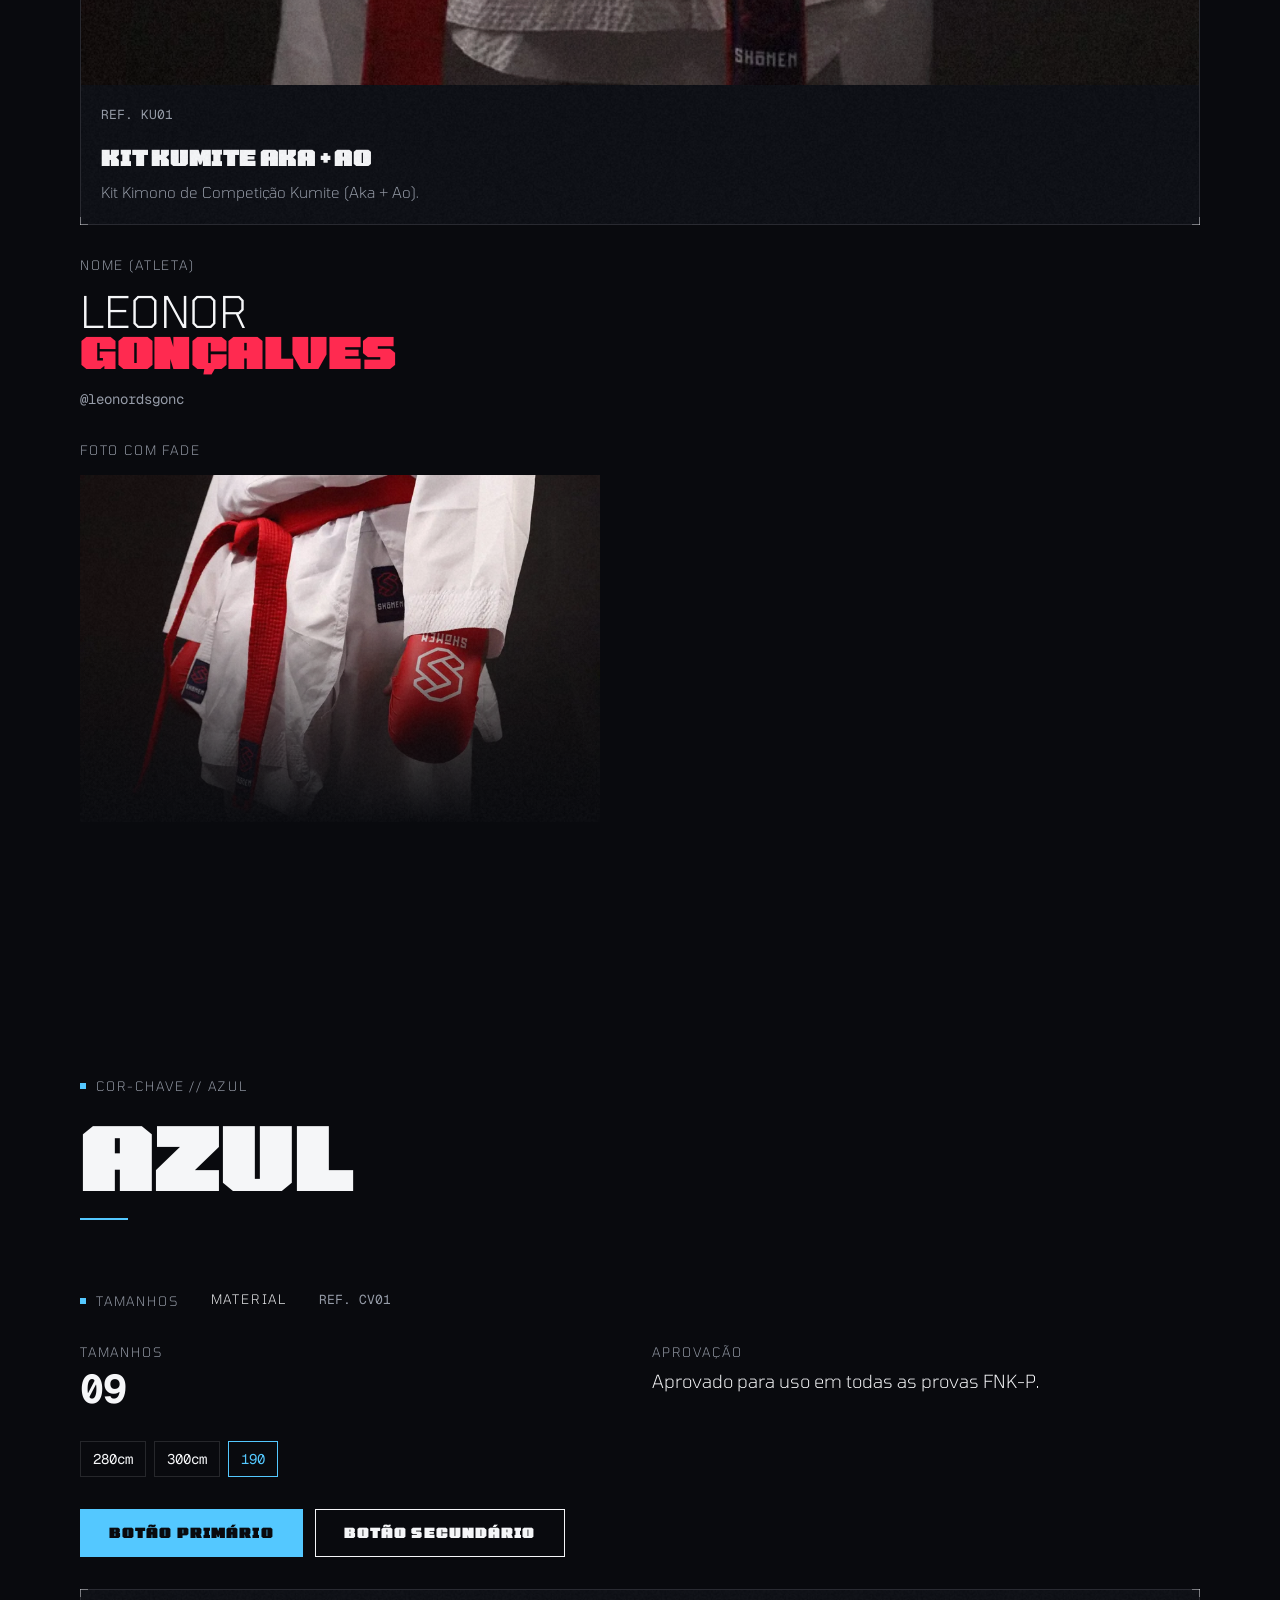
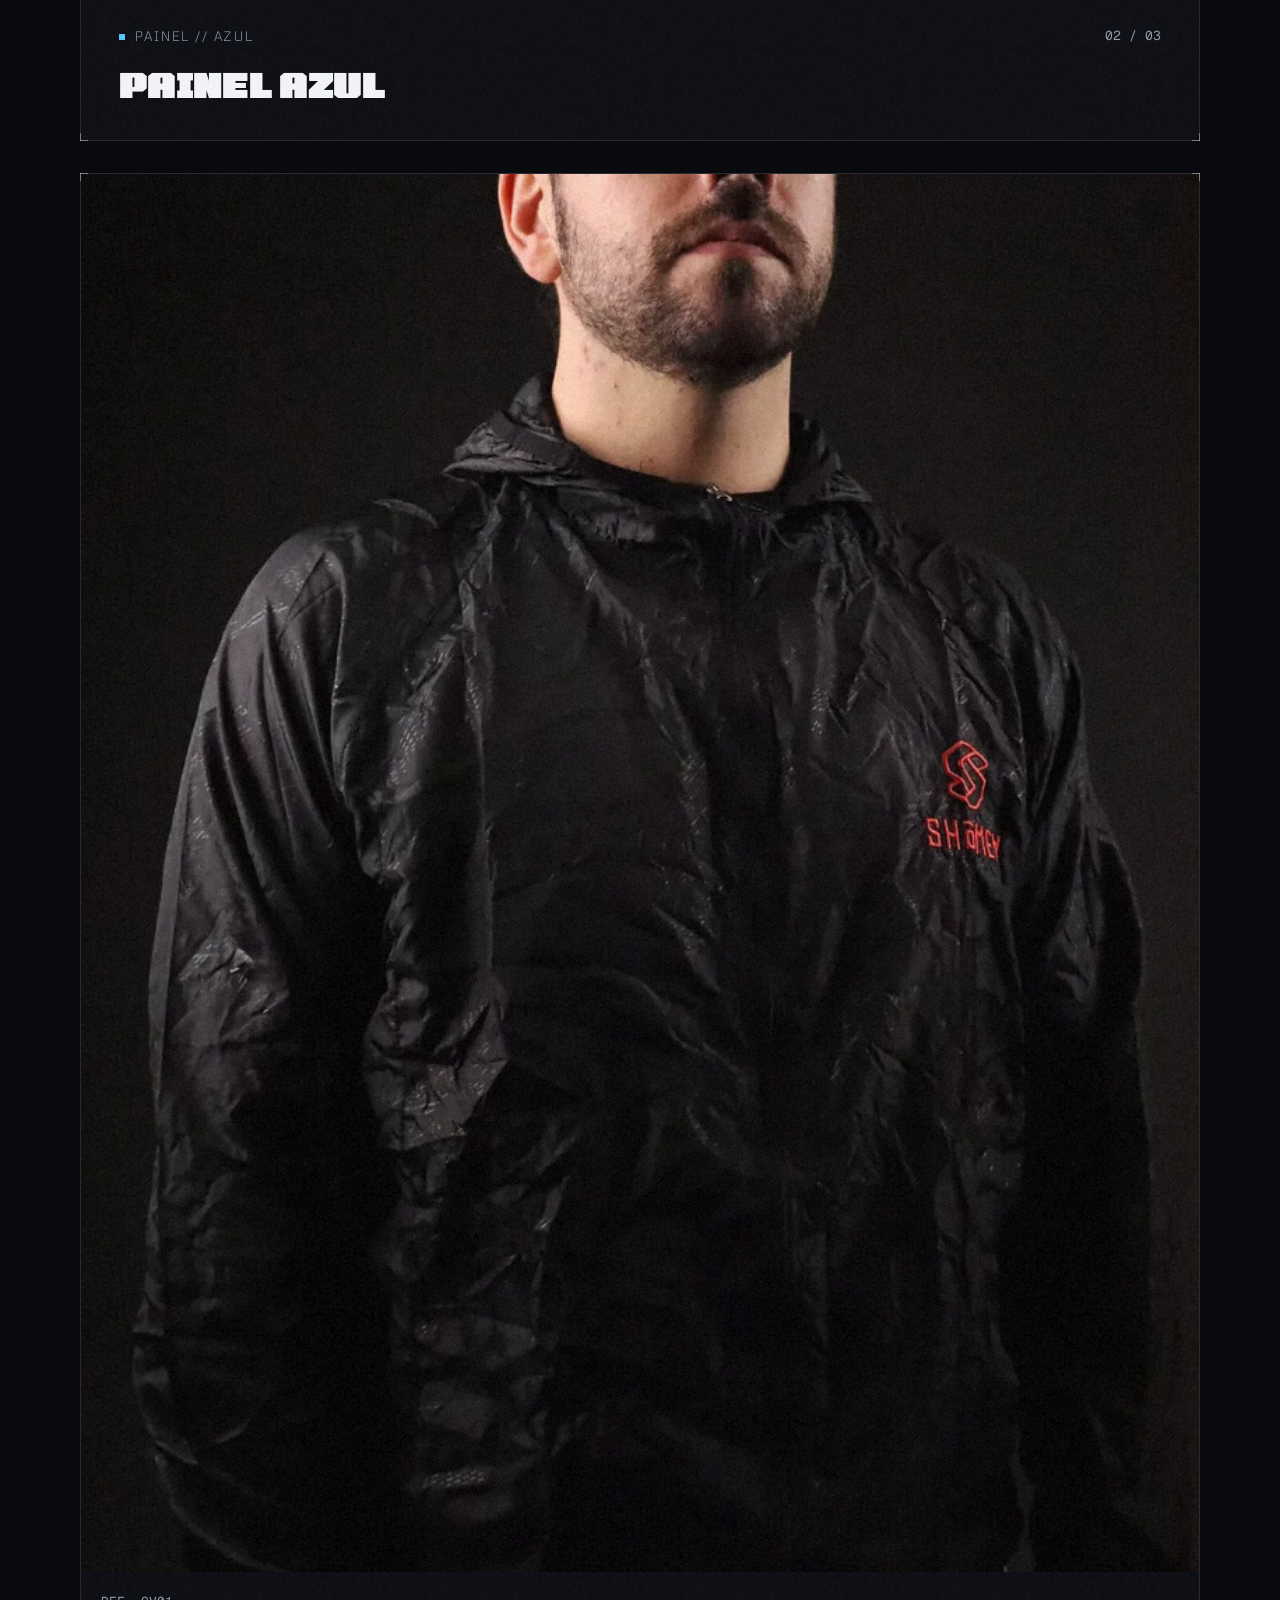
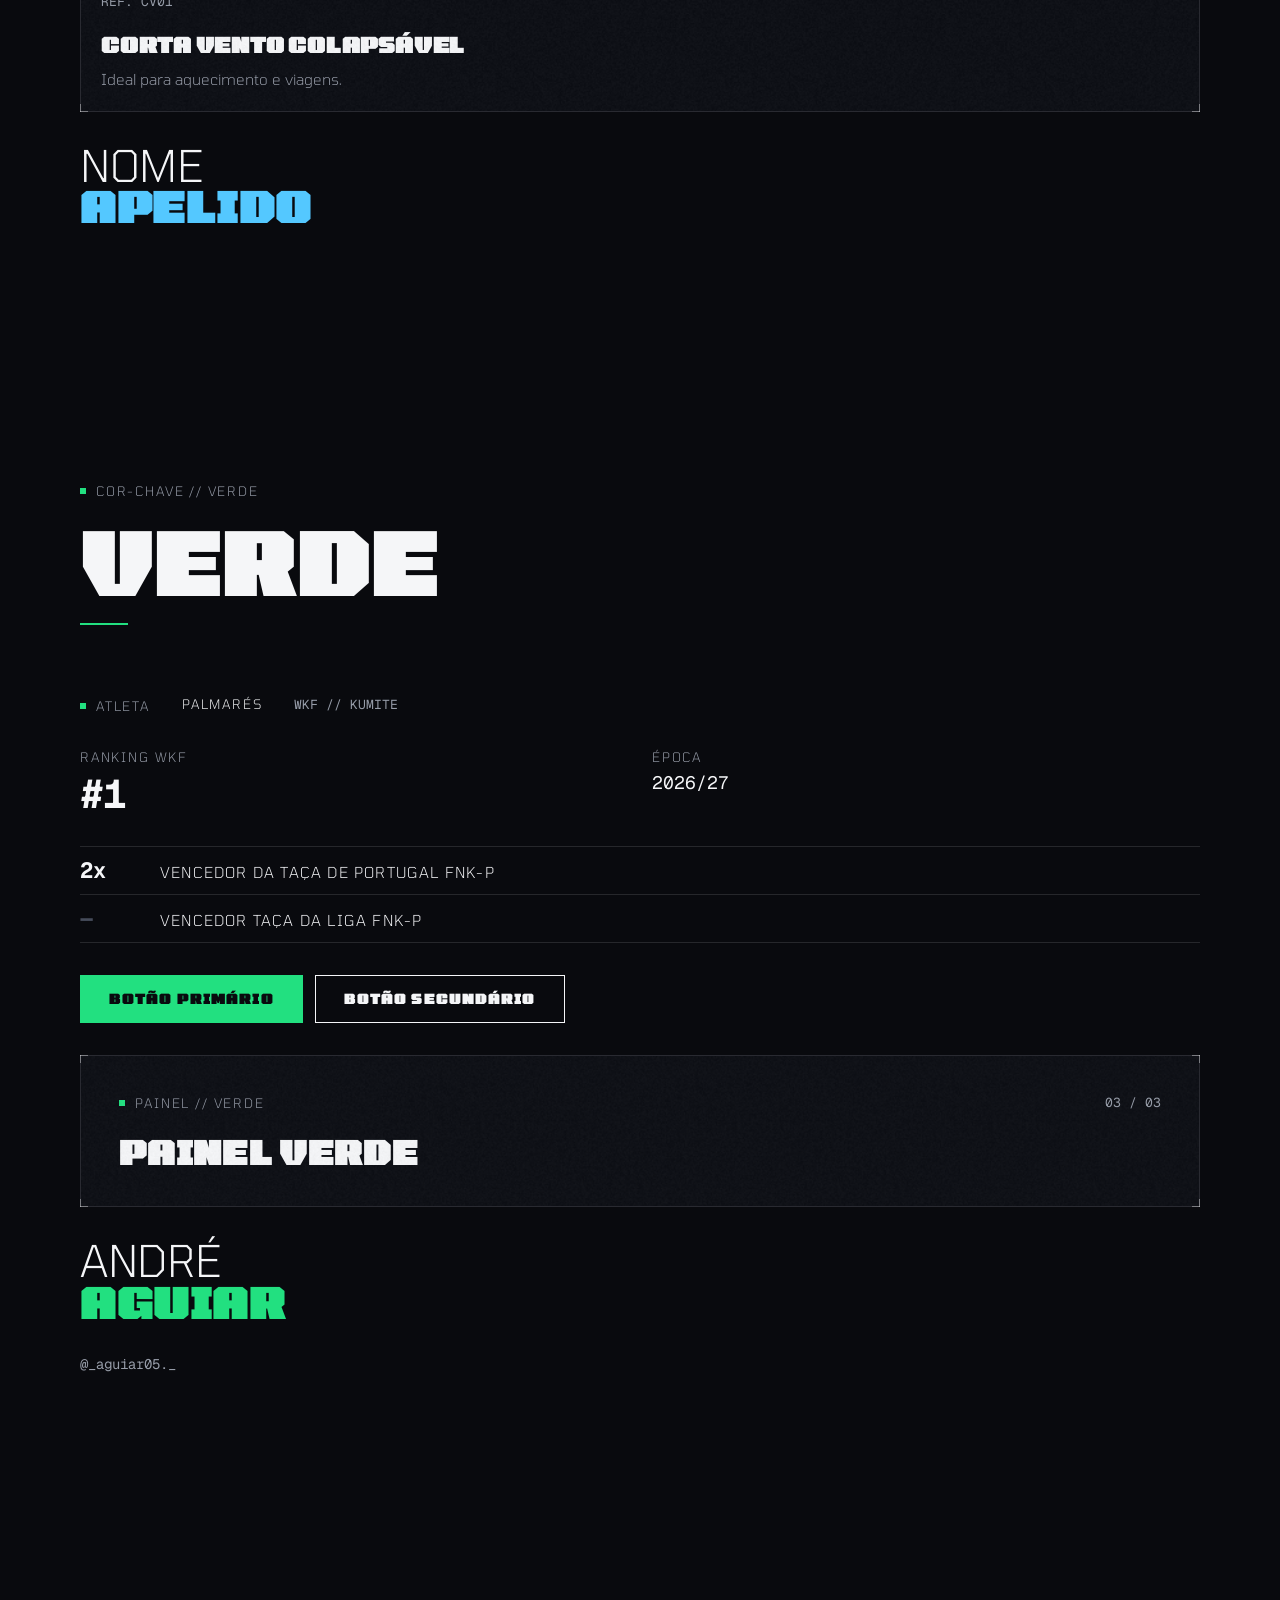
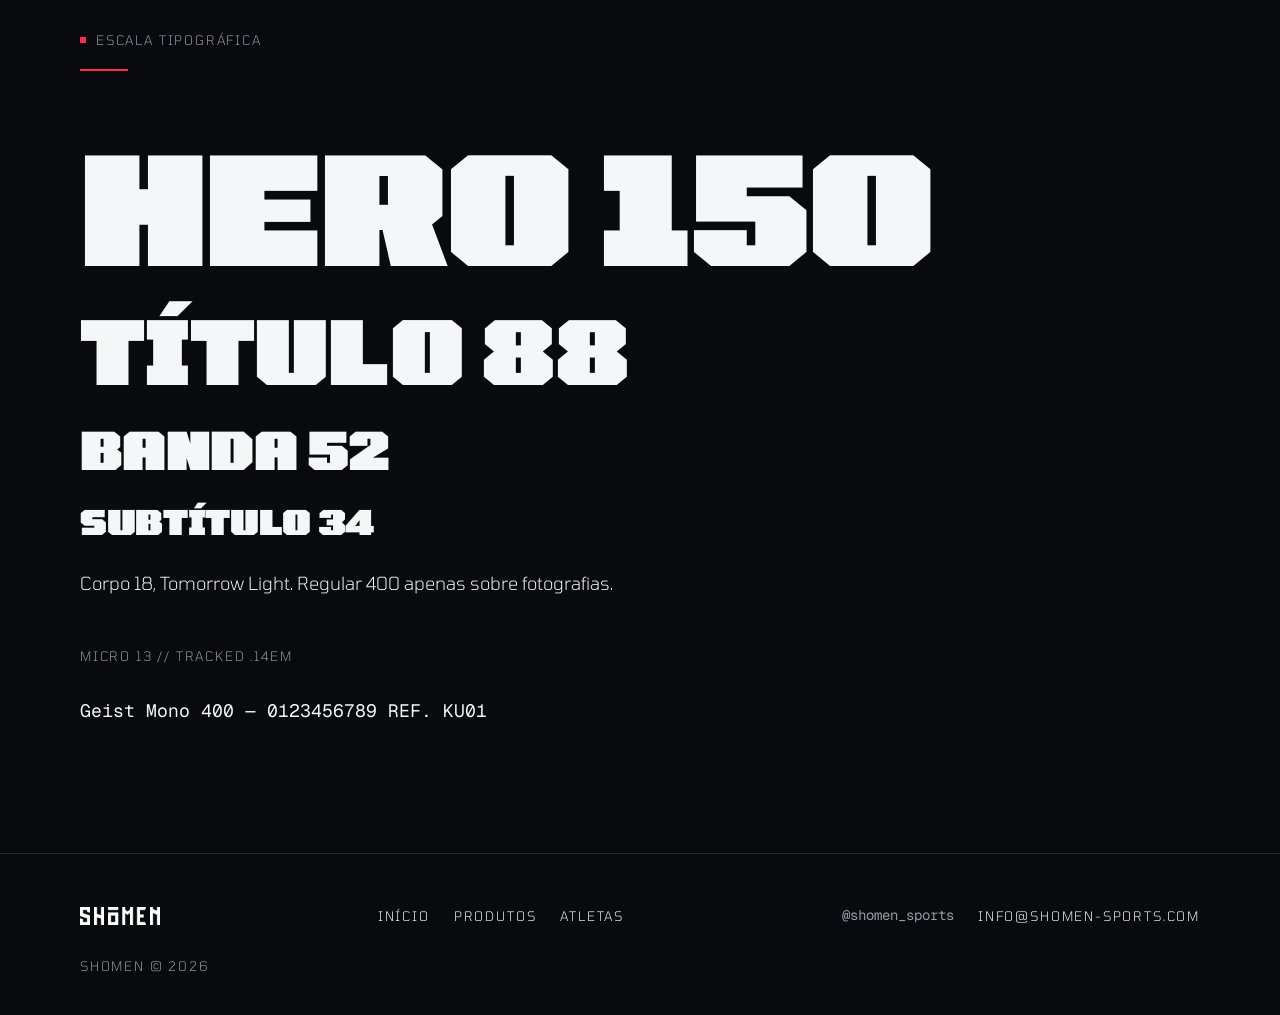
<file: archive/phase-2/components.html>
<!DOCTYPE html>
<html lang="pt-PT">
<head>
  <meta charset="utf-8">
  <meta name="viewport" content="width=device-width, initial-scale=1">
  <title>Componentes HUD | Shomen Sports</title>
  <meta name="robots" content="noindex, nofollow">
  <meta name="description" content="Página interna: kit de componentes do sistema visual HUD da Shomen, em cada cor-chave.">
  <link rel="icon" href="favicon.ico" sizes="any">
  <link rel="stylesheet" href="assets/css/hud.css">
</head>
<body data-key="red">
  <a class="skip-link" href="#conteudo">Saltar para o conteúdo</a>

  <header class="nav">
    <div class="wrap nav__inner" data-reveal="load">
      <a class="nav__logo" href="index.html"><img src="assets/img/originals/union.png" width="960" height="216" alt="Shomen Sports, página inicial"></a>
      <button class="nav__toggle" type="button" aria-expanded="false" aria-controls="nav-menu"><span class="nav__toggle-label">Menu</span></button>
    </div>
    <nav class="nav__menu" id="nav-menu" aria-label="Navegação principal">
      <ul class="nav__list">
        <li><a class="nav__link" href="index.html">Início</a></li>
        <li><a class="nav__link" href="produtos.html">Produtos</a></li>
        <li><a class="nav__link" href="atletas.html">Atletas</a></li>
        <li><a class="nav__link" href="components.html" aria-current="page">Componentes</a></li>
      </ul>
      <div class="nav__menu-foot">
        <p class="micro">SHOMEN // KARATE // PORTUGAL</p>
        <a class="handle" href="https://instagram.com/shomen_sports" rel="noopener">@shomen_sports</a>
      </div>
    </nav>
  </header>

  <main id="conteudo">
    <section class="section--tight wrap">
      <ul class="microbar">
        <li><p class="micro micro--dot" data-reveal="load">SHOMEN // HUD // KIT DE COMPONENTES</p></li>
        <li><p class="micro" data-reveal="load"><span class="mono">REF. HUD-WEB-26</span></p></li>
      </ul>
      <h1 style="margin-top: 24px;">Kit HUD</h1>
      <p class="grey" style="margin-top: 16px;">Página interna, não ligada no menu. Cada bloco repete o kit numa cor-chave: vermelho (Início), azul (Produtos), verde (Atletas, André).</p>
    </section>

    <!-- One block per key colour -->
    <section class="section wrap" data-key="red" id="red">
      <div class="section__head">
        <p class="micro micro--dot">COR-CHAVE // VERMELHO</p>
        <h2>Vermelho</h2>
        <hr class="rule rule--key">
      </div>
      <div class="stack stack--lg">

        <div class="stack">
          <p class="micro">MICRO-LABELS</p>
          <ul class="microbar microbar--start">
            <li><p class="micro">ATLETA</p></li>
            <li><p class="micro micro--dot">CATEGORIA</p></li>
            <li><p class="micro micro--white">EQUIPAMENTO</p></li>
            <li><p class="micro micro--tick">ÉPOCA 2026/27</p></li>
            <li><p class="micro"><span class="mono">REF. KU01</span></p></li>
            <li><p class="micro"><span class="mono">WKF // KUMITE</span></p></li>
          </ul>
        </div>

        <div class="stack">
          <p class="micro">REGRAS</p>
          <hr class="rule">
          <hr class="rule rule--key">
        </div>

        <div class="stack">
          <p class="micro">READOUTS</p>
          <div class="grid grid--4">
            <div class="readout"><p class="micro readout__label">RANKING WKF</p><p class="readout__value">#1</p></div>
            <div class="readout"><p class="micro readout__label">ATLETAS APOIADOS</p><p class="readout__value">03</p></div>
            <div class="readout readout--sm"><p class="micro readout__label">EST.</p><p class="readout__value">2025</p></div>
            <div class="readout readout--text"><p class="micro readout__label">MATERIAL</p><p class="readout__value">4oz 100% Polyester</p></div>
          </div>
          <ul class="readouts">
            <li><span class="val">7x</span><span class="lab">Vencedora Karate1 Youth League</span></li>
            <li><span class="val">5º</span><span class="lab">Lugar Campeonato do Mundo WKF</span></li>
            <li><span class="val"></span><span class="lab">Campeão Nacional FNK-P</span></li>
          </ul>
        </div>

        <div class="stack">
          <p class="micro">CHIPS (TAMANHOS)</p>
          <ul class="chips">
            <li class="chip">150</li><li class="chip">155</li><li class="chip">160</li><li class="chip chip--key">165</li><li class="chip">170</li>
          </ul>
        </div>

        <div class="stack">
          <p class="micro">RETÍCULO</p>
          <svg class="reticle" viewBox="0 0 24 24" aria-hidden="true" focusable="false"><circle cx="12" cy="12" r="8"/><line x1="12" y1="0" x2="12" y2="5"/><line x1="12" y1="19" x2="12" y2="24"/><line x1="0" y1="12" x2="5" y2="12"/><line x1="19" y1="12" x2="24" y2="12"/><circle class="reticle__dot" cx="12" cy="12" r="1.5"/></svg>
        </div>

        <div class="stack">
          <p class="micro">BOTÕES</p>
          <div class="actions">
            <a class="btn btn--primary" href="#red">Botão primário</a>
            <a class="btn" href="#red">Botão secundário</a>
            <button class="btn" type="button">Botão</button>
          </div>
        </div>

        <div class="stack">
          <p class="micro">PAINEL</p>
          <div class="panel">
            <div class="panel__head">
              <p class="micro micro--dot">PAINEL // TICKS DE CANTO</p>
              <p class="micro"><span class="mono">01 / 03</span></p>
            </div>
            <h3>Painel com grão e quatro ticks</h3>
            <p style="margin-top: 16px;">Fundo <span class="mono">--panel</span>, contorno de 1 px, quatro ticks de 8 px a branco a 40 %. Nunca à volta do logótipo.</p>
          </div>
        </div>

        <div class="stack">
          <p class="micro">TILE (PRODUTO)</p>
          <ul class="grid grid--4">
            <li class="panel panel--flush tile">
              <a href="produtos.html">
                <div class="photo"><img src="assets/img/img_5415-800.webp" width="800" height="1200" loading="lazy" alt="Casaco de kimono de kumite branco Shomen com cinto vermelho, visto de frente"></div>
                <div class="tile__body">
                  <p class="tile__ref">REF. KU01</p>
                  <h3 class="tile__name">Kit Kumite Aka + Ao</h3>
                  <p class="tile__excerpt">Kit Kimono de Competição Kumite (Aka + Ao).</p>
                </div>
              </a>
            </li>
          </ul>
        </div>

        <div class="stack">
          <p class="micro">NOME (ATLETA)</p>
          <p class="name"><span class="name__first">Leonor</span><span class="name__last">Gonçalves</span></p>
          <a class="handle" href="#red">@leonordsgonc</a>
        </div>

        <div class="stack">
          <p class="micro">FOTO COM FADE</p>
          <div class="photo photo--fade photo--3x2" style="max-width: 520px;"><img src="assets/img/img_5512-800.webp" width="800" height="533" loading="lazy" alt="Pormenor de um kimono de kumite branco Shomen com cinto vermelho e luva vermelha"></div>
        </div>

      </div>
    </section>

    <section class="section wrap" data-key="blue" id="blue">
      <div class="section__head">
        <p class="micro micro--dot">COR-CHAVE // AZUL</p>
        <h2>Azul</h2>
        <hr class="rule rule--key">
      </div>
      <div class="stack stack--lg">
        <ul class="microbar microbar--start">
          <li><p class="micro micro--dot">TAMANHOS</p></li>
          <li><p class="micro micro--white">MATERIAL</p></li>
          <li><p class="micro"><span class="mono">REF. CV01</span></p></li>
        </ul>
        <div class="grid grid--4">
          <div class="readout"><p class="micro readout__label">TAMANHOS</p><p class="readout__value">09</p></div>
          <div class="readout readout--text"><p class="micro readout__label">APROVAÇÃO</p><p class="readout__value">Aprovado para uso em todas as provas FNK-P.</p></div>
        </div>
        <ul class="chips"><li class="chip">280cm</li><li class="chip">300cm</li><li class="chip chip--key">190</li></ul>
        <div class="actions"><a class="btn btn--primary" href="#blue">Botão primário</a><a class="btn" href="#blue">Botão secundário</a></div>
        <div class="panel">
          <div class="panel__head"><p class="micro micro--dot">PAINEL // AZUL</p><p class="micro"><span class="mono">02 / 03</span></p></div>
          <h3>Painel azul</h3>
        </div>
        <ul class="grid grid--4">
          <li class="panel panel--flush tile">
            <a href="produtos.html">
              <div class="photo"><img class="pos-top" src="assets/img/img_5352-800.webp" width="800" height="1200" loading="lazy" alt="Atleta com o corta-vento preto Shomen com capuz, visto de frente"></div>
              <div class="tile__body"><p class="tile__ref">REF. CV01</p><h3 class="tile__name">Corta Vento Colapsável</h3><p class="tile__excerpt">Ideal para aquecimento e viagens.</p></div>
            </a>
          </li>
        </ul>
        <p class="name"><span class="name__first">Nome</span><span class="name__last">Apelido</span></p>
      </div>
    </section>

    <section class="section wrap" data-key="green" id="green">
      <div class="section__head">
        <p class="micro micro--dot">COR-CHAVE // VERDE</p>
        <h2>Verde</h2>
        <hr class="rule rule--key">
      </div>
      <div class="stack stack--lg">
        <ul class="microbar microbar--start">
          <li><p class="micro micro--dot">ATLETA</p></li>
          <li><p class="micro micro--white">PALMARÉS</p></li>
          <li><p class="micro"><span class="mono">WKF // KUMITE</span></p></li>
        </ul>
        <div class="grid grid--4">
          <div class="readout"><p class="micro readout__label">RANKING WKF</p><p class="readout__value">#1</p></div>
          <div class="readout readout--sm"><p class="micro readout__label">ÉPOCA</p><p class="readout__value">2026/27</p></div>
        </div>
        <ul class="readouts">
          <li><span class="val">2x</span><span class="lab">Vencedor da Taça de Portugal FNK-P</span></li>
          <li><span class="val"></span><span class="lab">Vencedor Taça da Liga FNK-P</span></li>
        </ul>
        <div class="actions"><a class="btn btn--primary" href="#green">Botão primário</a><a class="btn" href="#green">Botão secundário</a></div>
        <div class="panel">
          <div class="panel__head"><p class="micro micro--dot">PAINEL // VERDE</p><p class="micro"><span class="mono">03 / 03</span></p></div>
          <h3>Painel verde</h3>
        </div>
        <p class="name"><span class="name__first">André</span><span class="name__last">Aguiar</span></p>
        <a class="handle" href="#green">@_aguiar05._</a>
      </div>
    </section>

    <section class="section wrap" data-key="red" aria-labelledby="scale-title">
      <div class="section__head">
        <p class="micro micro--dot">ESCALA TIPOGRÁFICA</p>
        <h2 class="visually-hidden" id="scale-title">Escala tipográfica</h2>
        <hr class="rule rule--key">
      </div>
      <div class="stack stack--lg">
        <p class="h1">Hero 150</p>
        <p class="h2">Título 88</p>
        <p class="h2 h2--band">Banda 52</p>
        <p class="h3">Subtítulo 34</p>
        <p>Corpo 18, Tomorrow Light. Regular 400 apenas sobre fotografias.</p>
        <p class="micro">Micro 13 // tracked .14em</p>
        <p class="mono">Geist Mono 400 — 0123456789 REF. KU01</p>
      </div>
    </section>
  </main>

  <footer class="footer">
    <div class="wrap footer__inner">
      <a class="footer__logo" href="index.html"><img src="assets/img/originals/union.png" width="960" height="216" alt="Shomen Sports, página inicial"></a>
      <nav class="footer__nav" aria-label="Rodapé">
        <ul>
          <li><a class="micro micro--white" href="index.html">Início</a></li>
          <li><a class="micro micro--white" href="produtos.html">Produtos</a></li>
          <li><a class="micro micro--white" href="atletas.html">Atletas</a></li>
        </ul>
      </nav>
      <address class="footer__links">
        <ul>
          <li><a class="handle" href="https://instagram.com/shomen_sports" rel="noopener">@shomen_sports</a></li>
          <li><a class="micro micro--white" href="mailto:info@shomen-sports.com">info@shomen-sports.com</a></li>
        </ul>
      </address>
      <p class="micro footer__copy">SHOMEN © 2026</p>
    </div>
  </footer>

  <script src="assets/js/main.js"></script>
</body>
</html>
</file>
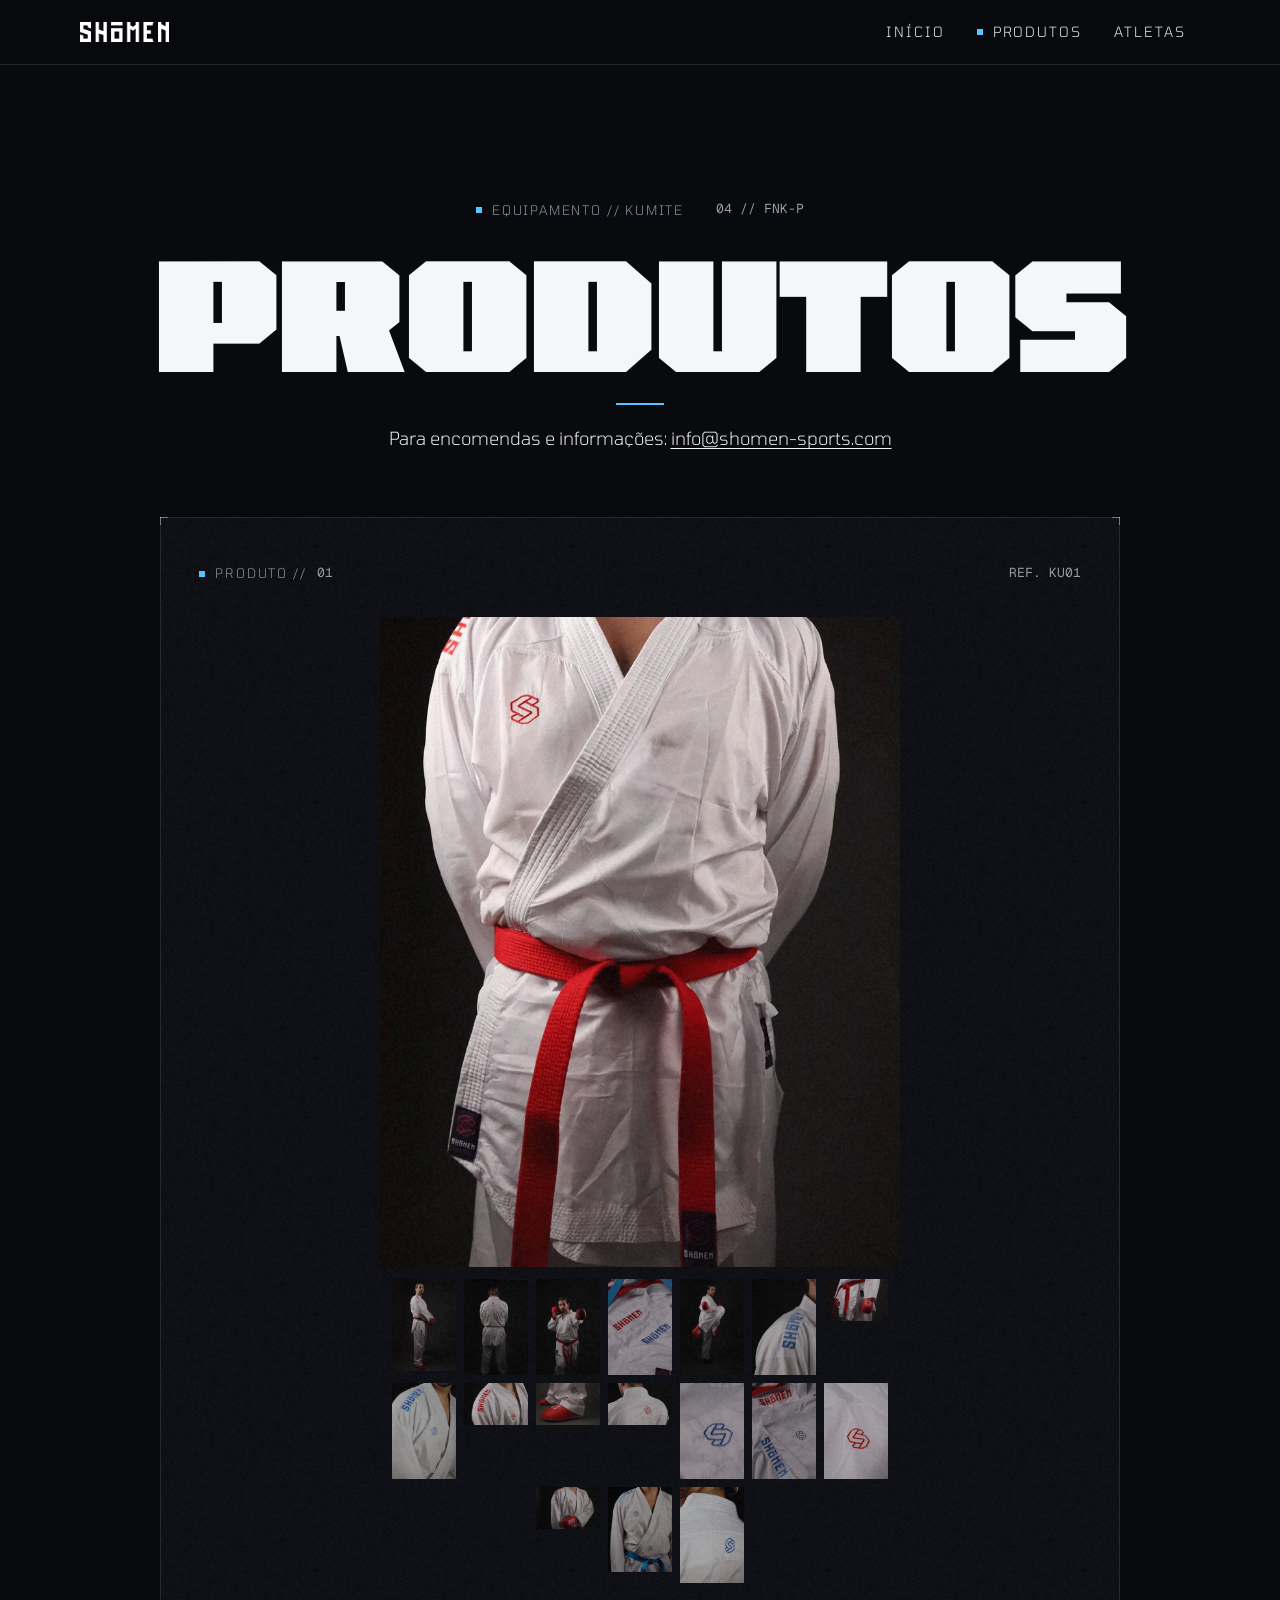
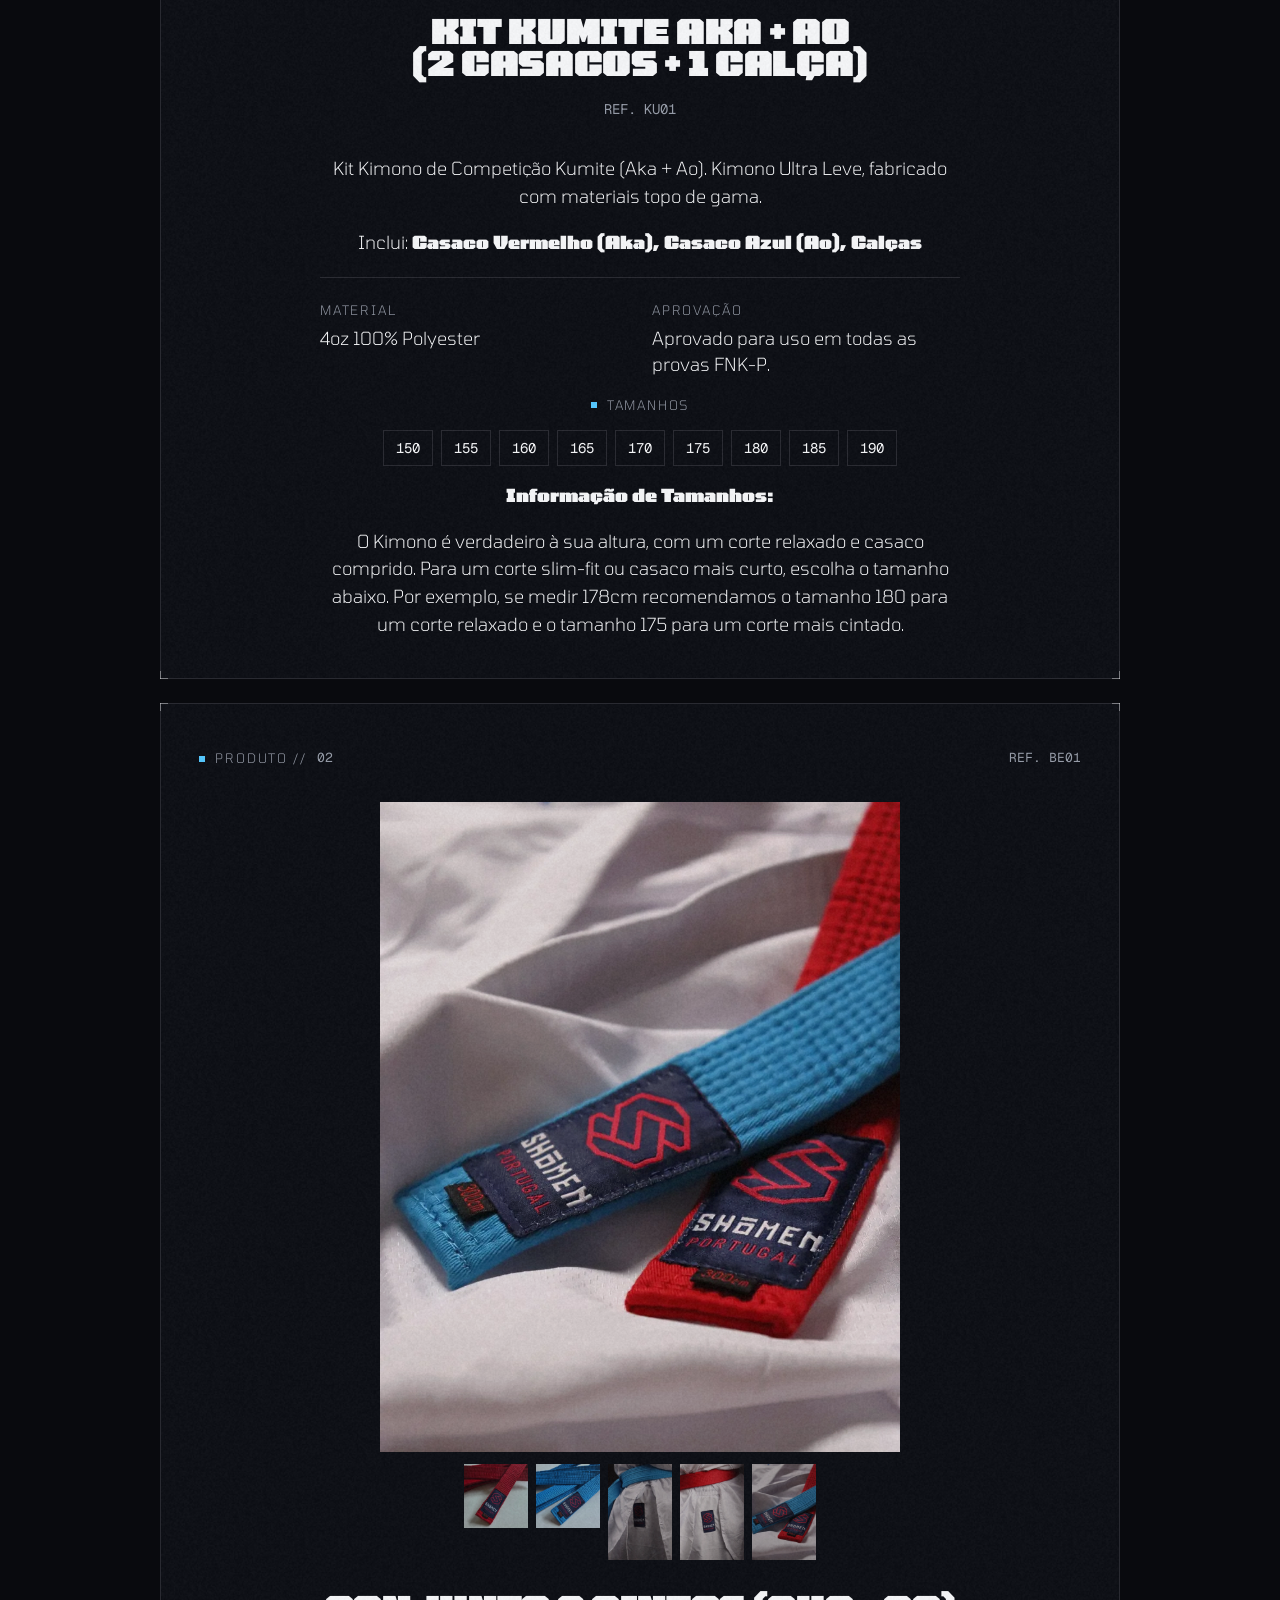
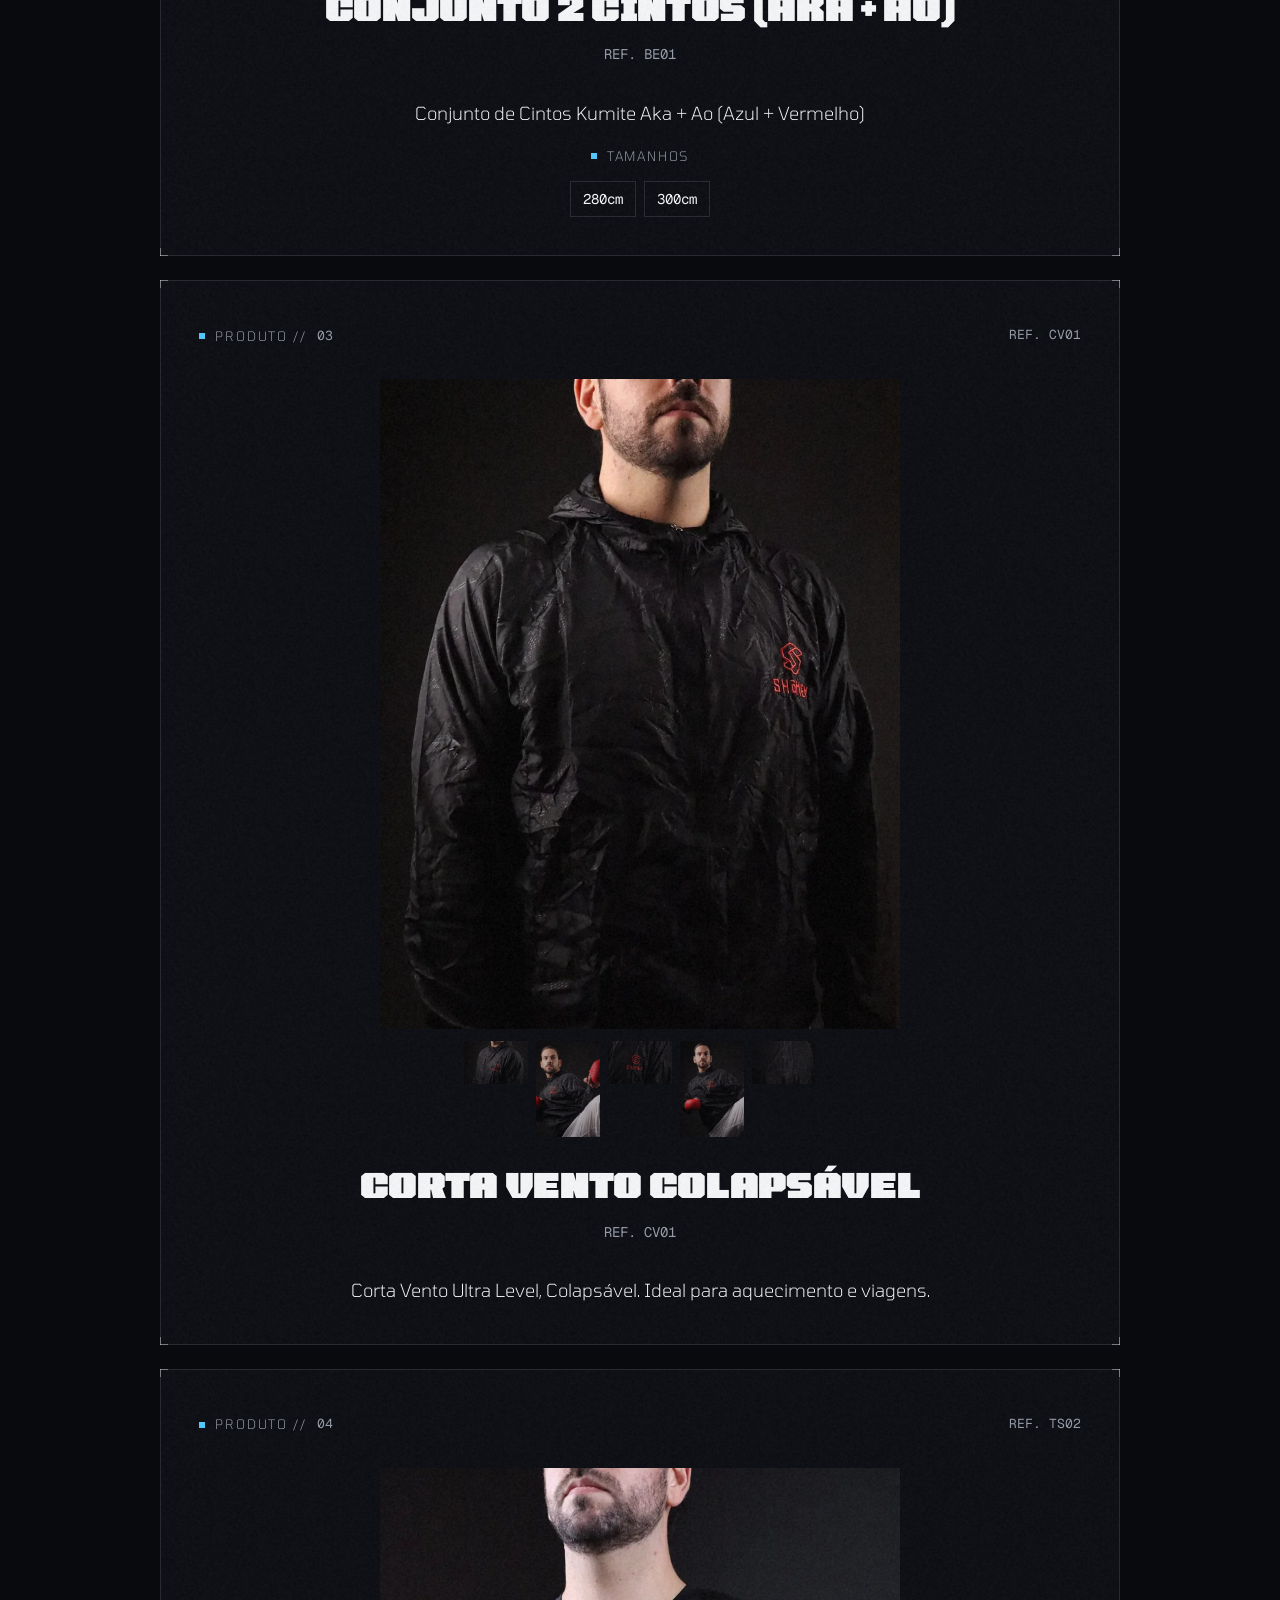
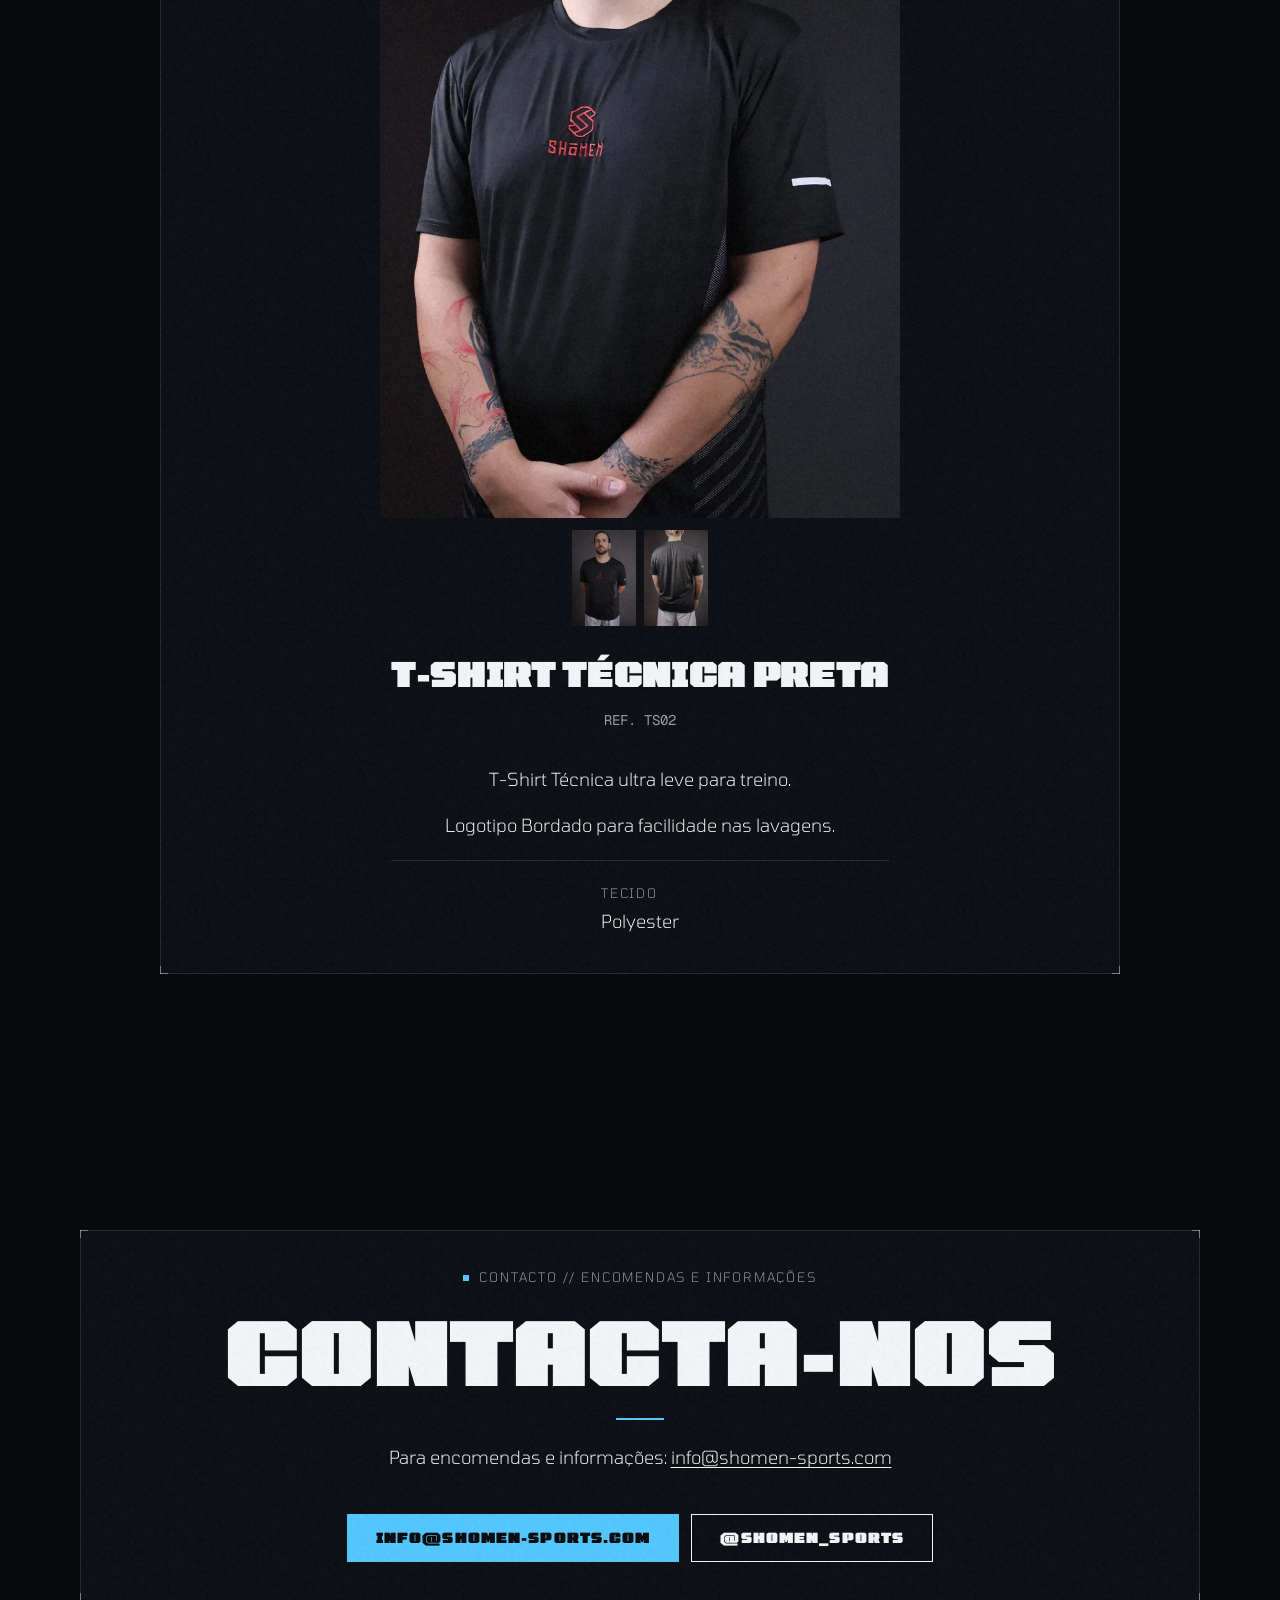
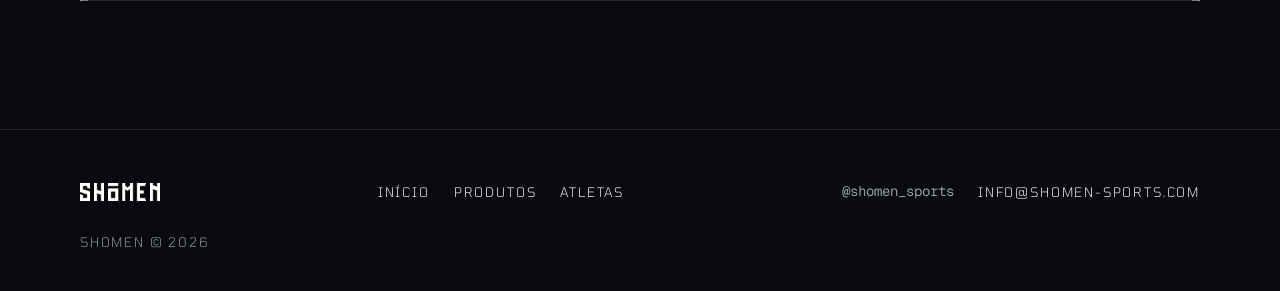
<file: archive/phase-2/produtos.html>
<!DOCTYPE html>
<html lang="pt-PT">
<head>
  <meta charset="utf-8">
  <meta name="viewport" content="width=device-width, initial-scale=1">
  <title>Produtos | Shomen Sports</title>
  <meta name="description" content="Kit kumite Aka + Ao, cintos, corta-vento e t-shirt técnica Shomen. Equipamento aprovado para as provas FNK-P. Encomendas e informações por email ou Instagram.">
  <link rel="canonical" href="https://www.shomen-sports.com/produtos.html">
  <link rel="icon" href="favicon.ico" sizes="any">
  <link rel="apple-touch-icon" href="apple-touch-icon.png">
  <meta property="og:type" content="website">
  <meta property="og:site_name" content="Shomen Sports">
  <meta property="og:title" content="Produtos | Shomen Sports">
  <meta property="og:description" content="Kit kumite Aka + Ao, cintos, corta-vento e t-shirt técnica Shomen. Equipamento aprovado para as provas FNK-P.">
  <meta property="og:url" content="https://www.shomen-sports.com/produtos.html">
  <meta property="og:image" content="https://www.shomen-sports.com/assets/img/originals/social-media-image.png">
  <meta property="og:image:width" content="1680">
  <meta property="og:image:height" content="840">
  <meta property="og:locale" content="pt_PT">
  <meta name="twitter:card" content="summary_large_image">
  <meta name="twitter:title" content="Produtos | Shomen Sports">
  <meta name="twitter:description" content="Kit kumite Aka + Ao, cintos, corta-vento e t-shirt técnica Shomen. Equipamento aprovado para as provas FNK-P.">
  <meta name="twitter:image" content="https://www.shomen-sports.com/assets/img/originals/social-media-image.png">
  <link rel="stylesheet" href="assets/css/hud.css">
</head>
<body data-key="blue">
  <a class="skip-link" href="#conteudo">Saltar para o conteúdo</a>

  <header class="nav">
    <div class="wrap nav__inner" data-reveal="load">
      <a class="nav__logo" href="index.html"><img src="assets/img/originals/union.png" width="960" height="216" alt="Shomen Sports, página inicial"></a>
      <button class="nav__toggle" type="button" aria-expanded="false" aria-controls="nav-menu"><span class="nav__toggle-label">Menu</span></button>
    </div>
    <nav class="nav__menu" id="nav-menu" aria-label="Navegação principal">
      <ul class="nav__list">
        <li><a class="nav__link" href="index.html">Início</a></li>
        <li><a class="nav__link" href="produtos.html" aria-current="page">Produtos</a></li>
        <li><a class="nav__link" href="atletas.html">Atletas</a></li>
      </ul>
      <div class="nav__menu-foot">
        <p class="micro">SHOMEN // KARATE // PORTUGAL</p>
        <a class="handle" href="https://instagram.com/shomen_sports" rel="noopener">@shomen_sports</a>
      </div>
    </nav>
  </header>

  <main id="conteudo">
    <!-- Layout axis: centred stack, blue key (data / spec page) -->
    <section class="section wrap" aria-labelledby="produtos-title">
      <div class="section__head section__head--center">
        <ul class="microbar" style="justify-content: center;">
          <li><p class="micro micro--dot" data-reveal="load">Equipamento // Kumite</p></li>
          <li><p class="micro" data-reveal="load"><span class="mono">04 // FNK-P</span></p></li>
        </ul>
        <h1 id="produtos-title">Produtos</h1>
        <hr class="rule rule--key">
        <p>Para encomendas e informações: <a href="mailto:info@shomen-sports.com">info@shomen-sports.com</a></p>
      </div>

      <!-- Product 01: Kit Kumite Aka + Ao -->
      <article class="panel product" id="kit-kumite-aka-ao" data-reveal="scroll" aria-labelledby="kit-kumite-title">
        <ul class="microbar" style="width: 100%;">
          <li><p class="micro micro--dot">Produto // <span class="mono">01</span></p></li>
          <li><p class="micro"><span class="mono">REF. KU01</span></p></li>
        </ul>
        <div class="product__gallery">
          <a href="assets/img/originals/img_5415.jpg">
            <figure class="photo photo--main">
              <img src="assets/img/img_5415-800.webp" srcset="assets/img/img_5415-800.webp 800w, assets/img/img_5415-1600.webp 1600w" sizes="(min-width: 600px) 520px, calc(100vw - 72px)" width="800" height="1200" alt="Casaco de kimono de kumite branco Shomen com cinto vermelho, visto de frente">
              <figcaption class="visually-hidden">Kit Kumite Aka + Ao</figcaption>
            </figure>
          </a>
          <ul class="thumbs">
            <li><a href="assets/img/originals/processed_dc9eaefadaf14dd7a26b86563fd0d076.jpeg"><span class="photo"><img src="assets/img/processed_dc9eaefadaf14dd7a26b86563fd0d076-800.webp" width="800" height="1161" loading="lazy" alt="Atleta de perfil com o kimono de kumite Shomen, cinto vermelho e luvas vermelhas"></span></a></li>
            <li><a href="assets/img/originals/img_5612.jpg"><span class="photo"><img src="assets/img/img_5612-800.webp" width="800" height="1200" loading="lazy" alt="Atleta de costas com o kimono de kumite Shomen e cinto vermelho"></span></a></li>
            <li><a href="assets/img/originals/img_5550.jpg"><span class="photo"><img src="assets/img/img_5550-800.webp" width="800" height="1200" loading="lazy" alt="Atleta em posição de guarda com o kimono de kumite Shomen e luvas vermelhas"></span></a></li>
            <li><a href="assets/img/originals/img_5796.jpg"><span class="photo"><img src="assets/img/img_5796-800.webp" width="800" height="1200" loading="lazy" alt="Kimonos Shomen com as letras bordadas a vermelho e a azul, com cintos vermelho e azul"></span></a></li>
            <li><a href="assets/img/originals/img_5570.jpg"><span class="photo"><img src="assets/img/img_5570-800.webp" width="800" height="1200" loading="lazy" alt="Atleta a executar um pontapé com o kimono de kumite Shomen"></span></a></li>
            <li><a href="assets/img/originals/img_5632.jpg"><span class="photo"><img src="assets/img/img_5632-800.webp" width="800" height="1200" loading="lazy" alt="Pormenor das letras Shomen bordadas a azul no ombro do casaco"></span></a></li>
            <li><a href="assets/img/originals/img_5512.jpg"><span class="photo"><img src="assets/img/img_5512-800.webp" width="800" height="533" loading="lazy" alt="Pormenor do cinto vermelho e da luva vermelha sobre o kimono Shomen"></span></a></li>
            <li><a href="assets/img/originals/processed_8f9180724d1d467d9e040940591ac946.jpeg"><span class="photo"><img src="assets/img/processed_8f9180724d1d467d9e040940591ac946-800.webp" width="800" height="1200" loading="lazy" alt="Casaco de kimono Shomen com cinto azul e letras bordadas a azul no ombro"></span></a></li>
            <li><a href="assets/img/originals/img_5536.jpg"><span class="photo"><img src="assets/img/img_5536-800.webp" width="800" height="533" loading="lazy" alt="Pormenor do ombro do casaco com as letras Shomen bordadas a vermelho"></span></a></li>
            <li><a href="assets/img/originals/img_5495.jpg"><span class="photo"><img src="assets/img/img_5495-800.webp" width="800" height="533" loading="lazy" alt="Pormenor das calças do kimono Shomen e de uma proteção de pé vermelha"></span></a></li>
            <li><a href="assets/img/originals/img_5480.jpg"><span class="photo"><img src="assets/img/img_5480-800.webp" width="800" height="533" loading="lazy" alt="Costas do casaco de kimono Shomen com o logótipo bordado a vermelho na nuca"></span></a></li>
            <li><a href="assets/img/originals/img_5820.jpg"><span class="photo"><img src="assets/img/img_5820-800.webp" width="800" height="1200" loading="lazy" alt="Pormenor do logótipo Shomen bordado a azul no tecido do kimono"></span></a></li>
            <li><a href="assets/img/originals/img_5811.jpg"><span class="photo"><img src="assets/img/img_5811-800.webp" width="800" height="1200" loading="lazy" alt="Pormenor das letras Shomen bordadas a azul na manga do kimono"></span></a></li>
            <li><a href="assets/img/originals/img_5721.jpg"><span class="photo"><img src="assets/img/img_5721-800.webp" width="800" height="1200" loading="lazy" alt="Pormenor do logótipo Shomen bordado a vermelho no tecido do kimono"></span></a></li>
            <li><a href="assets/img/originals/img_5526.jpg"><span class="photo"><img src="assets/img/img_5526-800.webp" width="800" height="533" loading="lazy" alt="Atleta com o kimono Shomen a segurar uma luva vermelha"></span></a></li>
            <li><a href="assets/img/originals/processed_02af34c87ba34c368e00a2afd5454093.jpeg"><span class="photo"><img src="assets/img/processed_02af34c87ba34c368e00a2afd5454093-800.webp" width="800" height="1067" loading="lazy" alt="Casaco de kimono Shomen com cinto azul, visto de frente"></span></a></li>
            <li><a href="assets/img/originals/processed_c76006b78dc3481c9e852b006b37e263.jpeg"><span class="photo"><img src="assets/img/processed_c76006b78dc3481c9e852b006b37e263-800.webp" width="800" height="1200" loading="lazy" alt="Pormenor da gola e do logótipo Shomen bordado a azul nas costas do casaco"></span></a></li>
          </ul>
        </div>
        <div class="product__info">
          <h2 class="product__name" id="kit-kumite-title">Kit Kumite Aka + Ao (2 Casacos + 1 Calça)</h2>
          <p class="product__ref">REF. KU01</p>
          <div class="product__desc">
            <p>Kit Kimono de Competição Kumite (Aka + Ao). Kimono Ultra Leve, fabricado com materiais topo de gama.</p>
            <p>Inclui: <strong>Casaco Vermelho (Aka), Casaco Azul (Ao), Calças</strong></p>
          </div>
          <div class="spec">
            <div class="readout readout--text"><p class="micro readout__label">Material</p><p class="readout__value">4oz 100% Polyester</p></div>
            <div class="readout readout--text"><p class="micro readout__label">Aprovação</p><p class="readout__value">Aprovado para uso em todas as provas FNK-P.</p></div>
          </div>
          <div class="stack" style="width: 100%; justify-items: center;">
            <p class="micro micro--dot">Tamanhos</p>
            <ul class="chips" style="justify-content: center;">
              <li class="chip">150</li><li class="chip">155</li><li class="chip">160</li><li class="chip">165</li><li class="chip">170</li><li class="chip">175</li><li class="chip">180</li><li class="chip">185</li><li class="chip">190</li>
            </ul>
            <div class="product__desc">
              <p><strong>Informação de Tamanhos:</strong></p>
              <p>O Kimono é verdadeiro à sua altura, com um corte relaxado e casaco comprido. Para um corte slim-fit ou casaco mais curto, escolha o tamanho abaixo. Por exemplo, se medir 178cm recomendamos o tamanho 180 para um corte relaxado e o tamanho 175 para um corte mais cintado.</p>
            </div>
          </div>
        </div>
      </article>

      <!-- Product 02: Conjunto 2 Cintos -->
      <article class="panel product" id="cintos-kumite" data-reveal="scroll" aria-labelledby="cintos-title">
        <ul class="microbar" style="width: 100%;">
          <li><p class="micro micro--dot">Produto // <span class="mono">02</span></p></li>
          <li><p class="micro"><span class="mono">REF. BE01</span></p></li>
        </ul>
        <div class="product__gallery">
          <a href="assets/img/originals/img_5771.jpg">
            <figure class="photo photo--main">
              <img src="assets/img/img_5771-800.webp" srcset="assets/img/img_5771-800.webp 800w, assets/img/img_5771-1600.webp 1600w" sizes="(min-width: 600px) 520px, calc(100vw - 72px)" width="800" height="1200" loading="lazy" alt="Cintos de kumite azul e vermelho Shomen sobre um kimono branco">
              <figcaption class="visually-hidden">Conjunto 2 Cintos (Aka + Ao)</figcaption>
            </figure>
          </a>
          <ul class="thumbs">
            <li><a href="assets/img/originals/20250913_1801521.jpg"><span class="photo"><img src="assets/img/20250913_1801521-800.webp" width="765" height="765" loading="lazy" alt="Cinto vermelho Shomen com etiqueta bordada"></span></a></li>
            <li><a href="assets/img/originals/20250913_1801181-min.jpg"><span class="photo"><img src="assets/img/20250913_1801181-min-800.webp" width="800" height="800" loading="lazy" alt="Cinto azul Shomen com etiqueta bordada"></span></a></li>
            <li><a href="assets/img/originals/img_5651.jpg"><span class="photo"><img src="assets/img/img_5651-800.webp" width="800" height="1200" loading="lazy" alt="Cinto azul Shomen atado sobre o kimono, com a etiqueta visível"></span></a></li>
            <li><a href="assets/img/originals/img_5423.jpg"><span class="photo"><img src="assets/img/img_5423-800.webp" width="800" height="1200" loading="lazy" alt="Cinto vermelho atado sobre o kimono Shomen, com a etiqueta Shomen Portugal"></span></a></li>
            <li><a href="assets/img/originals/img_5769.jpg"><span class="photo"><img src="assets/img/img_5769-800.webp" width="800" height="1200" loading="lazy" alt="Cintos azul e vermelho Shomen com etiquetas bordadas, sobre um kimono"></span></a></li>
          </ul>
        </div>
        <div class="product__info">
          <h2 class="product__name" id="cintos-title">Conjunto 2 Cintos (Aka + Ao)</h2>
          <p class="product__ref">REF. BE01</p>
          <div class="product__desc">
            <p>Conjunto de Cintos Kumite Aka + Ao (Azul + Vermelho)</p>
          </div>
          <div class="stack" style="width: 100%; justify-items: center;">
            <p class="micro micro--dot">Tamanhos</p>
            <ul class="chips" style="justify-content: center;">
              <li class="chip">280cm</li><li class="chip">300cm</li>
            </ul>
          </div>
        </div>
      </article>

      <!-- Product 03: Corta Vento Colapsável -->
      <article class="panel product" id="corta-vento" data-reveal="scroll" aria-labelledby="corta-vento-title">
        <ul class="microbar" style="width: 100%;">
          <li><p class="micro micro--dot">Produto // <span class="mono">03</span></p></li>
          <li><p class="micro"><span class="mono">REF. CV01</span></p></li>
        </ul>
        <div class="product__gallery">
          <a href="assets/img/originals/img_5352.jpg">
            <figure class="photo photo--main">
              <img class="pos-top" src="assets/img/img_5352-800.webp" srcset="assets/img/img_5352-800.webp 800w, assets/img/img_5352-1600.webp 1600w" sizes="(min-width: 600px) 520px, calc(100vw - 72px)" width="800" height="1200" loading="lazy" alt="Atleta com o corta-vento preto Shomen com capuz, visto de frente">
              <figcaption class="visually-hidden">Corta Vento Colapsável</figcaption>
            </figure>
          </a>
          <ul class="thumbs">
            <li><a href="assets/img/originals/img_5363.jpg"><span class="photo"><img src="assets/img/img_5363-800.webp" width="800" height="533" loading="lazy" alt="Pormenor do logótipo Shomen a vermelho no peito do corta-vento"></span></a></li>
            <li><a href="assets/img/originals/img_5377.jpg"><span class="photo"><img src="assets/img/img_5377-800.webp" width="800" height="1200" loading="lazy" alt="Atleta a executar um pontapé com o corta-vento Shomen e luvas vermelhas"></span></a></li>
            <li><a href="assets/img/originals/img_5349.jpg"><span class="photo"><img src="assets/img/img_5349-800.webp" width="800" height="533" loading="lazy" alt="Pormenor do logótipo e da palavra Shomen a vermelho no corta-vento preto"></span></a></li>
            <li><a href="assets/img/originals/img_5386.jpg"><span class="photo"><img src="assets/img/img_5386-800.webp" width="800" height="1200" loading="lazy" alt="Atleta em posição de guarda com o corta-vento Shomen e luvas vermelhas"></span></a></li>
            <li><a href="assets/img/originals/img_5389.jpg"><span class="photo"><img src="assets/img/img_5389-800.webp" width="800" height="533" loading="lazy" alt="Pormenor do tecido preto do corta-vento Shomen"></span></a></li>
          </ul>
        </div>
        <div class="product__info">
          <h2 class="product__name" id="corta-vento-title">Corta Vento Colapsável</h2>
          <p class="product__ref">REF. CV01</p>
          <div class="product__desc">
            <!-- TODO: typo? Leve -->
            <p>Corta Vento Ultra Level, Colapsável. Ideal para aquecimento e viagens.</p>
          </div>
        </div>
      </article>

      <!-- Product 04: T-Shirt Técnica Preta -->
      <article class="panel product" id="tshirt-preta" data-reveal="scroll" aria-labelledby="tshirt-title">
        <ul class="microbar" style="width: 100%;">
          <li><p class="micro micro--dot">Produto // <span class="mono">04</span></p></li>
          <li><p class="micro"><span class="mono">REF. TS02</span></p></li>
        </ul>
        <div class="product__gallery">
          <a href="assets/img/originals/img_5312.jpg">
            <figure class="photo photo--main">
              <img class="pos-top" src="assets/img/img_5312-800.webp" srcset="assets/img/img_5312-800.webp 800w, assets/img/img_5312-1600.webp 1600w" sizes="(min-width: 600px) 520px, calc(100vw - 72px)" width="800" height="1200" loading="lazy" alt="Atleta com a t-shirt técnica preta Shomen, com o logótipo bordado a vermelho no peito">
              <figcaption class="visually-hidden">T-Shirt Técnica Preta</figcaption>
            </figure>
          </a>
          <ul class="thumbs">
            <li><a href="assets/img/originals/img_5300.jpg"><span class="photo"><img src="assets/img/img_5300-800.webp" width="800" height="1200" loading="lazy" alt="Atleta de frente com a t-shirt técnica preta Shomen"></span></a></li>
            <li><a href="assets/img/originals/img_5321.jpg"><span class="photo"><img src="assets/img/img_5321-800.webp" width="800" height="1200" loading="lazy" alt="Atleta de costas com a t-shirt técnica preta Shomen"></span></a></li>
          </ul>
        </div>
        <div class="product__info">
          <h2 class="product__name" id="tshirt-title">T-Shirt Técnica Preta</h2>
          <p class="product__ref">REF. TS02</p>
          <div class="product__desc">
            <p>T-Shirt Técnica ultra leve para treino.</p>
            <p>Logotipo Bordado para facilidade nas lavagens.</p>
          </div>
          <div class="spec spec--center">
            <div class="readout readout--text"><p class="micro readout__label">Tecido</p><p class="readout__value">Polyester</p></div>
          </div>
        </div>
      </article>
    </section>

    <!-- Contacto -->
    <section class="section" id="contacto" aria-labelledby="contacto-title">
      <div class="wrap">
        <div class="panel contact" data-reveal="scroll">
          <p class="micro micro--dot">Contacto // encomendas e informações</p>
          <h2 id="contacto-title">CONTACTa-NOS</h2>
          <hr class="rule rule--key">
          <p>Para encomendas e informações: <a href="mailto:info@shomen-sports.com">info@shomen-sports.com</a></p>
          <div class="actions actions--center">
            <a class="btn btn--primary" href="mailto:info@shomen-sports.com">info@shomen-sports.com</a>
            <a class="btn" href="https://instagram.com/shomen_sports" rel="noopener">@shomen_sports</a>
          </div>
        </div>
      </div>
    </section>
  </main>

  <footer class="footer">
    <div class="wrap footer__inner">
      <a class="footer__logo" href="index.html"><img src="assets/img/originals/union.png" width="960" height="216" alt="Shomen Sports, página inicial"></a>
      <nav class="footer__nav" aria-label="Rodapé">
        <ul>
          <li><a class="micro micro--white" href="index.html">Início</a></li>
          <li><a class="micro micro--white" href="produtos.html">Produtos</a></li>
          <li><a class="micro micro--white" href="atletas.html">Atletas</a></li>
        </ul>
      </nav>
      <address class="footer__links">
        <ul>
          <li><a class="handle" href="https://instagram.com/shomen_sports" rel="noopener">@shomen_sports</a></li>
          <li><a class="micro micro--white" href="mailto:info@shomen-sports.com">info@shomen-sports.com</a></li>
        </ul>
      </address>
      <p class="micro footer__copy">SHOMEN © 2026</p>
    </div>
  </footer>

  <script src="assets/js/main.js"></script>
</body>
</html>
</file>
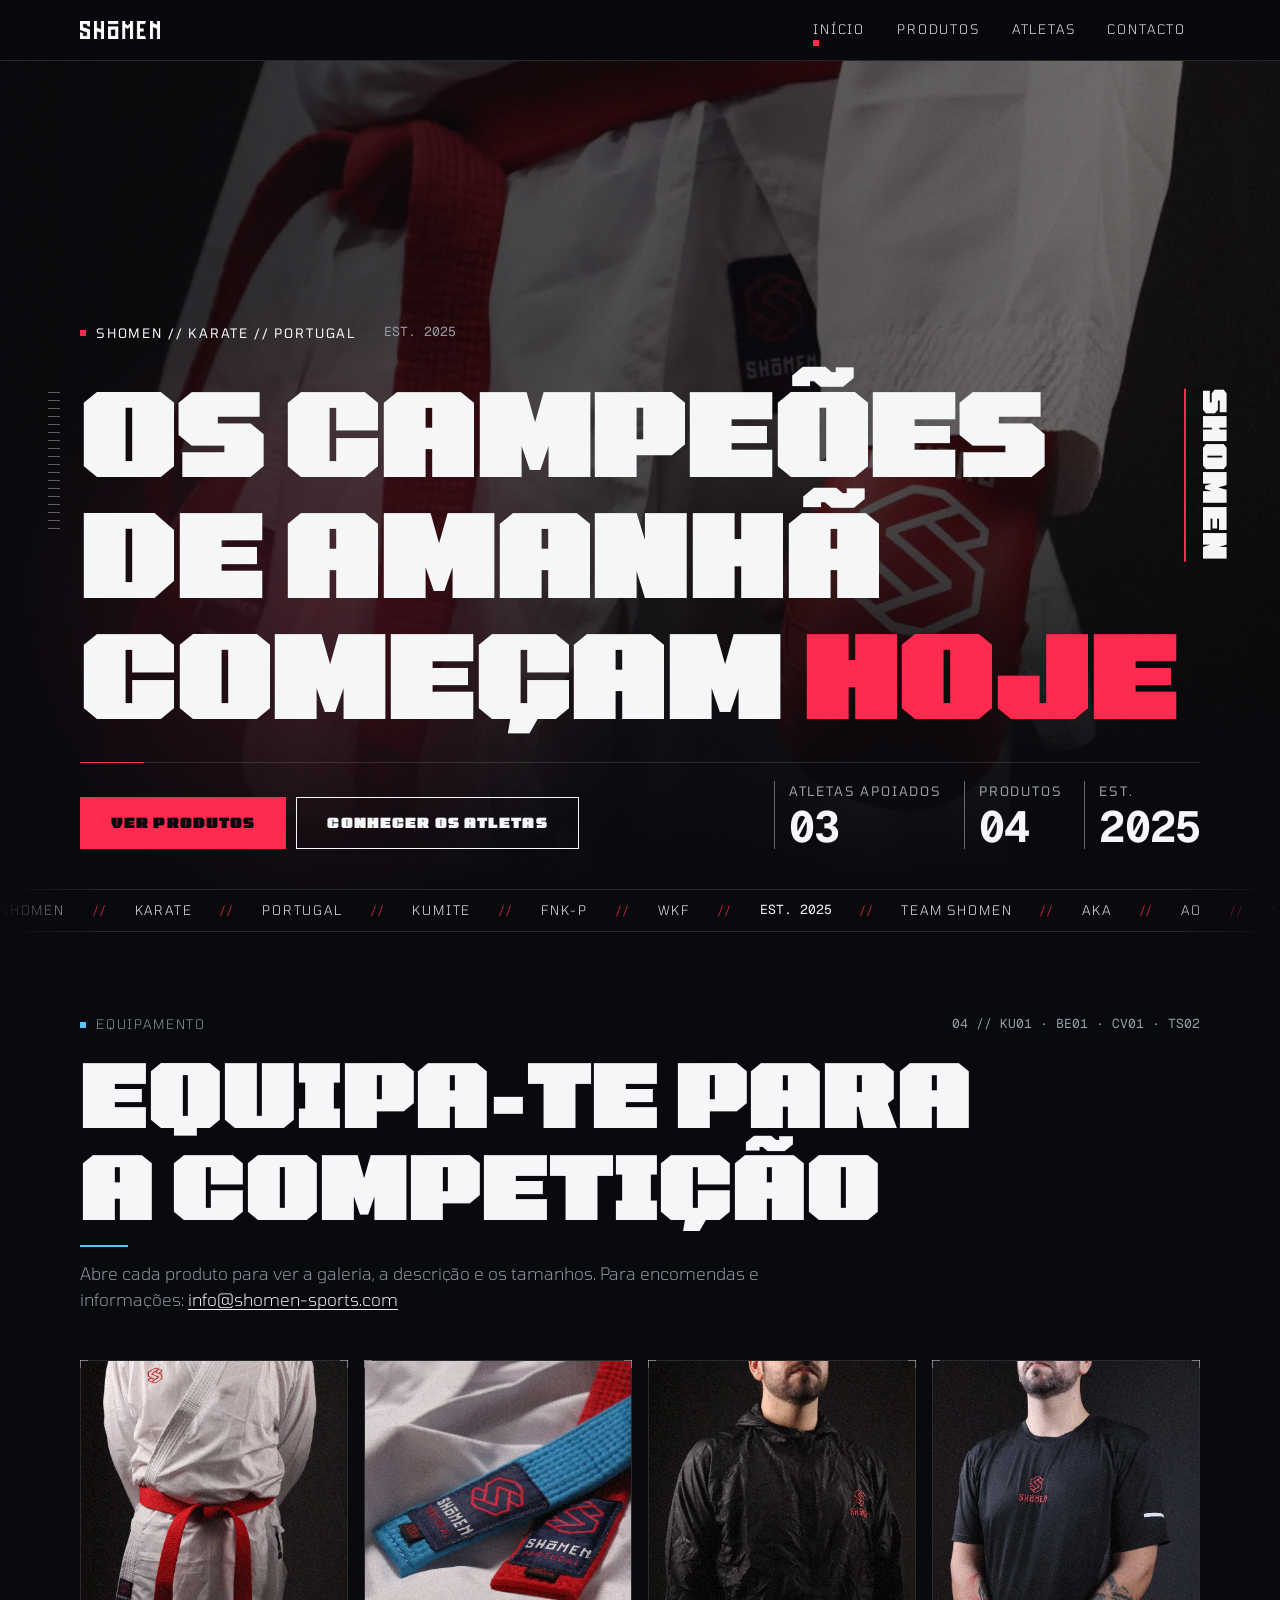
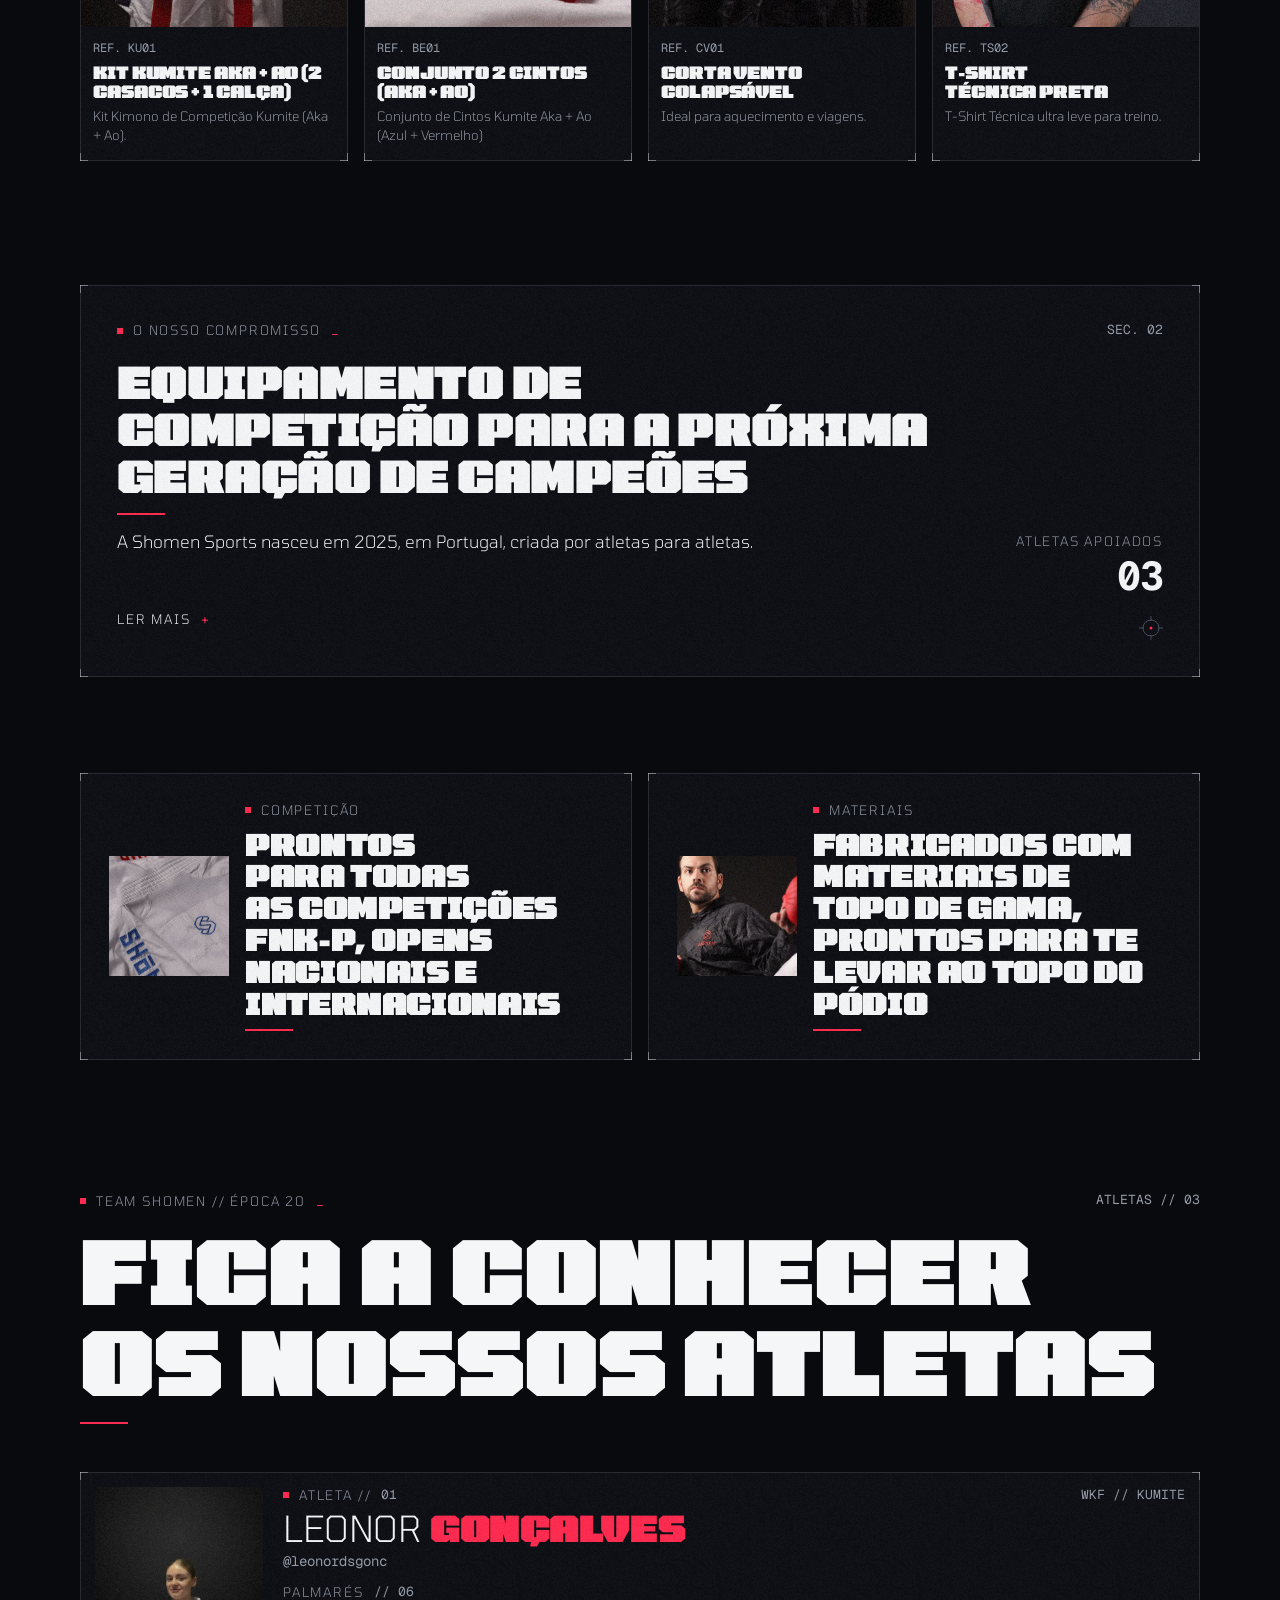
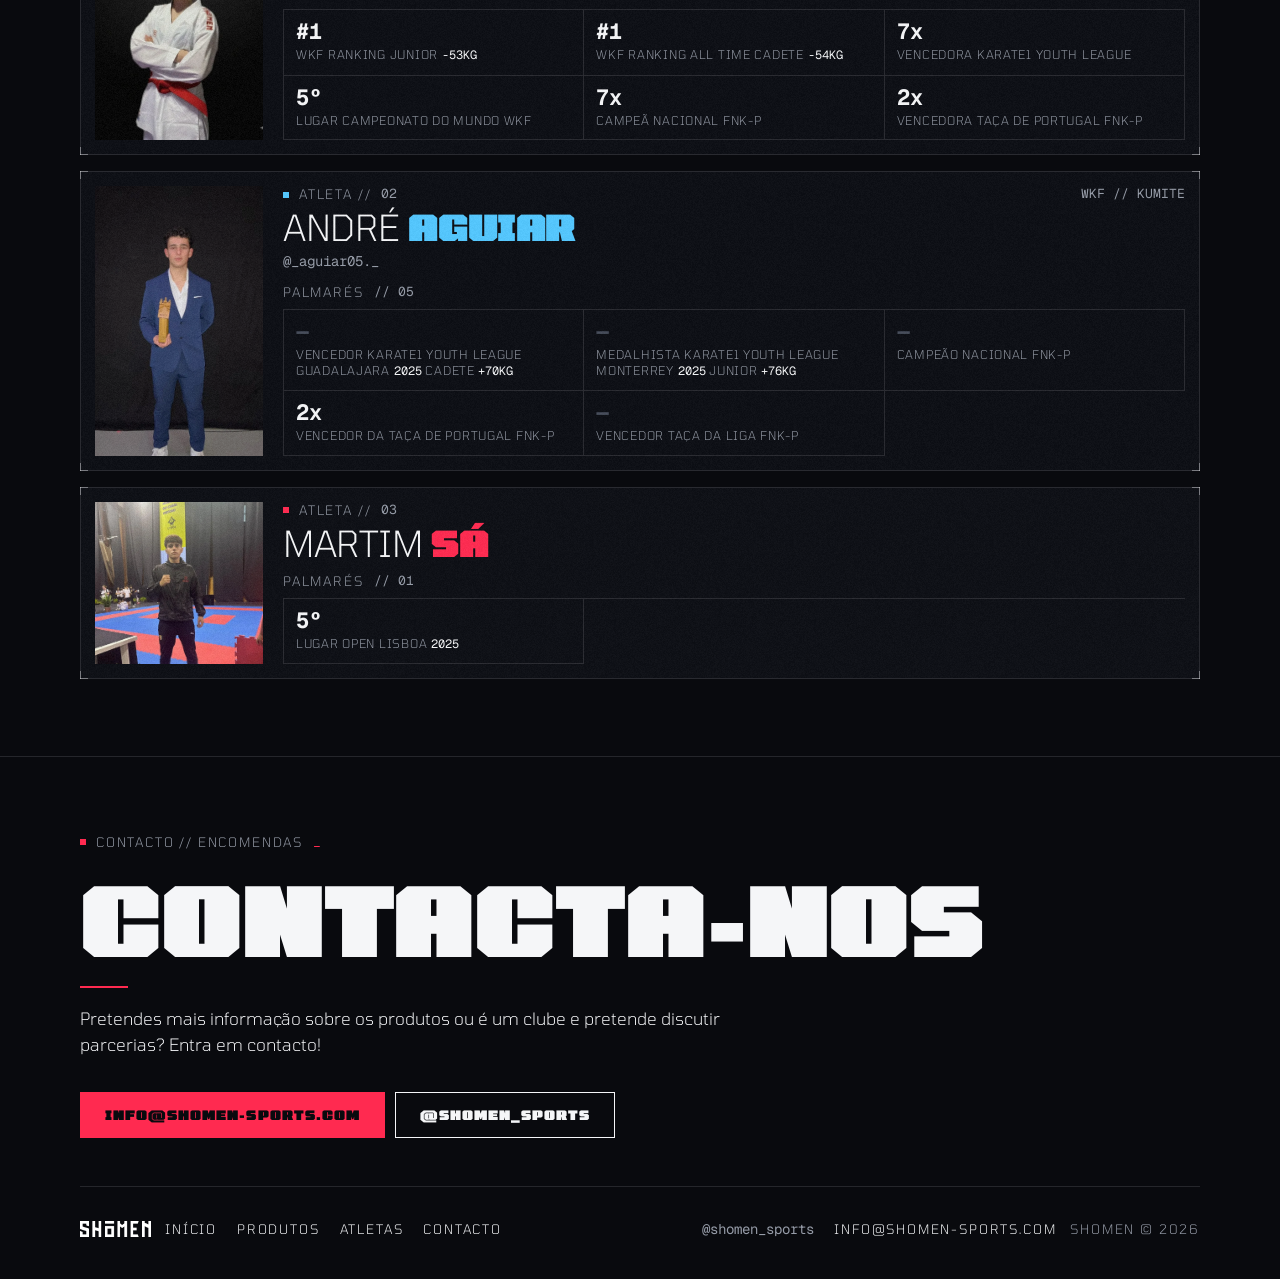
<file: docs/explorations/phase-4/variant-a.html>
<!DOCTYPE html>
<html lang="pt-PT">
<head>
  <meta charset="utf-8">
  <meta name="viewport" content="width=device-width, initial-scale=1">
  <title>Phase 4 — Variant A (Directo)</title>
  <meta name="robots" content="noindex">
  <link rel="stylesheet" href="_base.css">
  <style>
/* Variant A — "Directo": top bar, full-bleed hero, products first (expanding panel), roster. */
.product__display { display: none; }
.row__big { display: none; }
@media (min-width: 720px) { .row__big { display: block; max-width: 320px; } }

  </style>
</head>
<body data-key="red">
  <a class="skip-link" href="#conteudo">Saltar para o conteúdo</a>
  <div class="progress" aria-hidden="true"></div>
  <header class="nav" id="top">
    <div class="wrap nav__inner" data-reveal>
      <a class="nav__logo" href="#top"><img src="../../../assets/img/originals/union.png" width="960" height="216" alt="Shomen Sports, início da página"></a>
      <button class="nav__toggle" type="button" aria-expanded="false" aria-controls="nav-menu"><span class="nav__toggle-label">Menu</span></button>
    </div>
    <nav class="nav__menu" id="nav-menu" aria-label="Navegação principal">
      <ul class="nav__list">
        <li style="--i: 0"><a class="nav__link" href="#top" aria-current="true" data-spy="top">Início</a></li>
        <li style="--i: 1"><a class="nav__link" href="#produtos" data-spy="produtos">Produtos</a></li>
        <li style="--i: 2"><a class="nav__link" href="#atletas" data-spy="atletas">Atletas</a></li>
        <li style="--i: 3"><a class="nav__link" href="#contacto" data-spy="contacto">Contacto</a></li>
        <li class="nav__dot" aria-hidden="true"></li>
      </ul>
      <div class="nav__menu-foot">
        <p class="micro">SHOMEN // KARATE // PORTUGAL</p>
        <a class="handle" href="https://instagram.com/shomen_sports" rel="noopener">@shomen_sports</a>
      </div>
    </nav>
  </header>

  <main id="conteudo">
    <section class="hero" aria-labelledby="hero-title">
      <div class="photo hero__photo" data-parallax="0.28" data-mouse data-glitch><img src="../../../assets/img/img_5512-1600.webp" srcset="../../../assets/img/img_5512-800.webp 800w, ../../../assets/img/img_5512-1600.webp 1600w" sizes="100vw" width="1600" height="1067" fetchpriority="high" alt="Pormenor de um kimono de kumite branco Shomen com cinto vermelho e luva vermelha"></div>
      <div class="hero__scrim" aria-hidden="true"></div>
      <div class="hero__glow" aria-hidden="true"></div>
      <p class="hero__vword" aria-hidden="true">Shomen</p>
      <div class="hero__ruler" aria-hidden="true"></div>
      <div class="wrap hero__content">
        <div class="stack stack--lg">
          <ul class="microbar microbar--start">
            <li><p class="micro micro--dot micro--white" data-reveal data-type style="--i: 1">SHOMEN // KARATE // PORTUGAL</p></li>
            <li><p class="micro" data-reveal data-type style="--i: 2"><span class="mono">EST. 2025</span></p></li>
          </ul>
          <h1 id="hero-title" class="hero__title">
            <span><span class="w" style="--i: 0">OS</span> <span class="w" style="--i: 1">CAMPEÕES</span></span>
            <span><span class="w" style="--i: 2">DE</span> <span class="w" style="--i: 3">AMANHÃ</span></span>
            <span><span class="w" style="--i: 4">COMEÇAM</span> <span class="w key" style="--i: 5">HOJE</span></span>
          </h1>
          <div class="hero__foot" data-reveal style="--i: 4">
            <hr class="rule hero__rule" aria-hidden="true">
            <div class="hero__bar">
              <div class="actions">
                <a class="btn btn--primary btn--lg" href="#produtos">Ver produtos</a>
                <a class="btn btn--lg" href="#atletas">Conhecer os atletas</a>
              </div>
              <ul class="hero__stats">
                <li class="readout" style="--i: 0"><p class="micro readout__label">Atletas apoiados</p><p class="readout__value" data-settle>03</p></li>
                <li class="readout" style="--i: 1"><p class="micro readout__label">Produtos</p><p class="readout__value" data-settle>04</p></li>
                <li class="readout" style="--i: 2"><p class="micro readout__label">Est.</p><p class="readout__value" data-settle>2025</p></li>
              </ul>
            </div>
          </div>
        </div>
      </div>
    </section>
    <div class="ticker" aria-hidden="true">
      <div class="ticker__track"><span class="micro micro--white"><span>SHOMEN</span><i>//</i><span>KARATE</span><i>//</i><span>PORTUGAL</span><i>//</i><span>KUMITE</span><i>//</i><span>FNK-P</span><i>//</i><span>WKF</span><i>//</i><span class="mono">EST. 2025</span><i>//</i><span>TEAM SHOMEN</span><i>//</i><span>AKA</span><i>//</i><span>AO</span><i>//</i></span><span class="micro micro--white"><span>SHOMEN</span><i>//</i><span>KARATE</span><i>//</i><span>PORTUGAL</span><i>//</i><span>KUMITE</span><i>//</i><span>FNK-P</span><i>//</i><span>WKF</span><i>//</i><span class="mono">EST. 2025</span><i>//</i><span>TEAM SHOMEN</span><i>//</i><span>AKA</span><i>//</i><span>AO</span><i>//</i></span></div>
    </div>
    <section class="section" id="produtos" aria-labelledby="produtos-title" data-key="blue">
      <div class="wrap">
        <div class="section__head" data-reveal="left">
          <ul class="microbar">
            <li><p class="micro micro--dot" data-type>Equipamento</p></li>
            <li><p class="micro"><span class="mono">04 // KU01 · BE01 · CV01 · TS02</span></p></li>
          </ul>
          <h2 id="produtos-title"><span class="nobr">Equipa-te</span> para a competição</h2>
          <hr class="rule rule--key">
          <p class="grey">Abre cada produto para ver a galeria, a descrição e os tamanhos. Para encomendas e informações: <a href="mailto:info@shomen-sports.com">info@shomen-sports.com</a></p>
        </div>
        <ul class="tiles">
          <li class="panel panel--flush panel--hover tile" data-reveal style="--i: 0">
            <button class="tile__btn" type="button" data-product="kit" aria-expanded="false" aria-controls="prod-kit">
              <span class="photo zoom" data-glitch><img src="../../../assets/img/img_5415-800.webp" srcset="../../../assets/img/img_5415-800.webp 800w, ../../../assets/img/img_5415-1600.webp 1600w" sizes="(min-width: 1280px) 290px, (min-width: 720px) 24vw, 45vw" width="800" height="1200" loading="lazy" alt="Casaco de kimono de kumite branco Shomen com cinto vermelho, visto de frente"></span>
              <span class="tile__body">
                <span class="tile__ref"><span>REF. KU01</span><span class="open"><span>ABRIR</span> →</span></span>
                <span class="tile__name">Kit Kumite Aka + Ao (2 Casacos + 1 Calça)</span>
                <span class="tile__excerpt">Kit Kimono de Competição Kumite (Aka + Ao).</span>
              </span>
            </button>
          </li>
          <li class="panel panel--flush panel--hover tile" data-reveal style="--i: 1">
            <button class="tile__btn" type="button" data-product="cintos" aria-expanded="false" aria-controls="prod-cintos">
              <span class="photo zoom" data-glitch><img src="../../../assets/img/img_5771-800.webp" srcset="../../../assets/img/img_5771-800.webp 800w, ../../../assets/img/img_5771-1600.webp 1600w" sizes="(min-width: 1280px) 290px, (min-width: 720px) 24vw, 45vw" width="800" height="1200" loading="lazy" alt="Cintos de kumite azul e vermelho Shomen sobre um kimono branco"></span>
              <span class="tile__body">
                <span class="tile__ref"><span>REF. BE01</span><span class="open"><span>ABRIR</span> →</span></span>
                <span class="tile__name">Conjunto 2 Cintos (Aka + Ao)</span>
                <span class="tile__excerpt">Conjunto de Cintos Kumite Aka + Ao (Azul + Vermelho)</span>
              </span>
            </button>
          </li>
          <li class="panel panel--flush panel--hover tile" data-reveal style="--i: 2">
            <button class="tile__btn" type="button" data-product="corta-vento" aria-expanded="false" aria-controls="prod-corta-vento">
              <span class="photo zoom"><img class="pos-top" src="../../../assets/img/img_5352-800.webp" srcset="../../../assets/img/img_5352-800.webp 800w, ../../../assets/img/img_5352-1600.webp 1600w" sizes="(min-width: 1280px) 290px, (min-width: 720px) 24vw, 45vw" width="800" height="1200" loading="lazy" alt="Atleta com o corta-vento preto Shomen com capuz, visto de frente"></span>
              <span class="tile__body">
                <span class="tile__ref"><span>REF. CV01</span><span class="open"><span>ABRIR</span> →</span></span>
                <span class="tile__name">Corta Vento Colapsável</span>
                <span class="tile__excerpt">Ideal para aquecimento e viagens.</span>
              </span>
            </button>
          </li>
          <li class="panel panel--flush panel--hover tile" data-reveal style="--i: 3">
            <button class="tile__btn" type="button" data-product="tshirt" aria-expanded="false" aria-controls="prod-tshirt">
              <span class="photo zoom"><img class="pos-top" src="../../../assets/img/img_5312-800.webp" srcset="../../../assets/img/img_5312-800.webp 800w, ../../../assets/img/img_5312-1600.webp 1600w" sizes="(min-width: 1280px) 290px, (min-width: 720px) 24vw, 45vw" width="800" height="1200" loading="lazy" alt="Atleta com a t-shirt técnica preta Shomen, com o logótipo bordado a vermelho no peito"></span>
              <span class="tile__body">
                <span class="tile__ref"><span>REF. TS02</span><span class="open"><span>ABRIR</span> →</span></span>
                <span class="tile__name">T-Shirt Técnica Preta</span>
                <span class="tile__excerpt">T-Shirt Técnica ultra leve para treino.</span>
              </span>
            </button>
          </li>
        </ul>
        <div class="sheet" data-mode="accordion" aria-hidden="true">
          <div class="sheet__clip">
            <div class="sheet__inner">
        <article class="panel product" id="prod-kit" data-id="kit" aria-labelledby="prod-kit-title" hidden>
          <div class="panel__head">
            <ul class="microbar microbar--start">
              <li><p class="micro micro--dot">Produto // <span class="mono">01</span></p></li>
              <li><p class="micro"><span class="mono">REF. KU01</span></p></li>
            </ul>
            <button class="btn btn--ghost btn--sm" type="button" data-close-product>Fechar</button>
          </div>
          <div class="product__body">
            <div class="product__gallery">
              <a class="product__main-link" href="../../../assets/img/originals/img_5415.jpg" data-main-link>
                <figure class="photo product__main" data-main><img src="../../../assets/img/img_5415-1600.webp" width="800" height="1200" loading="lazy" alt="Casaco de kimono de kumite branco Shomen com cinto vermelho, visto de frente"></figure>
              </a>
              <ul class="thumbs thumbs--short" role="list">
              <li><button type="button" aria-current="true" data-src="../../../assets/img/img_5415-1600.webp" data-full="../../../assets/img/originals/img_5415.jpg" data-alt="Casaco de kimono de kumite branco Shomen com cinto vermelho, visto de frente"><span class="photo"><img src="../../../assets/img/img_5415-800.webp" width="800" height="1200" loading="lazy" alt=""></span></button></li>
              <li><button type="button" data-src="../../../assets/img/processed_dc9eaefadaf14dd7a26b86563fd0d076-1600.webp" data-full="../../../assets/img/originals/processed_dc9eaefadaf14dd7a26b86563fd0d076.jpeg" data-alt="Atleta de perfil com o kimono de kumite Shomen, cinto vermelho e luvas vermelhas"><span class="photo"><img src="../../../assets/img/processed_dc9eaefadaf14dd7a26b86563fd0d076-800.webp" width="800" height="1161" loading="lazy" alt="Atleta de perfil com o kimono de kumite Shomen, cinto vermelho e luvas vermelhas"></span></button></li>
              <li><button type="button" data-src="../../../assets/img/img_5612-1600.webp" data-full="../../../assets/img/originals/img_5612.jpg" data-alt="Atleta de costas com o kimono de kumite Shomen e cinto vermelho"><span class="photo"><img src="../../../assets/img/img_5612-800.webp" width="800" height="1200" loading="lazy" alt="Atleta de costas com o kimono de kumite Shomen e cinto vermelho"></span></button></li>
              <li><button type="button" data-src="../../../assets/img/img_5550-1600.webp" data-full="../../../assets/img/originals/img_5550.jpg" data-alt="Atleta em posição de guarda com o kimono de kumite Shomen e luvas vermelhas"><span class="photo"><img src="../../../assets/img/img_5550-800.webp" width="800" height="1200" loading="lazy" alt="Atleta em posição de guarda com o kimono de kumite Shomen e luvas vermelhas"></span></button></li>
              <li><button type="button" data-src="../../../assets/img/img_5796-1600.webp" data-full="../../../assets/img/originals/img_5796.jpg" data-alt="Kimonos Shomen com as letras bordadas a vermelho e a azul, com cintos vermelho e azul"><span class="photo"><img src="../../../assets/img/img_5796-800.webp" width="800" height="1200" loading="lazy" alt="Kimonos Shomen com as letras bordadas a vermelho e a azul, com cintos vermelho e azul"></span></button></li>
              <li><button type="button" data-src="../../../assets/img/img_5570-1600.webp" data-full="../../../assets/img/originals/img_5570.jpg" data-alt="Atleta a executar um pontapé com o kimono de kumite Shomen"><span class="photo"><img src="../../../assets/img/img_5570-800.webp" width="800" height="1200" loading="lazy" alt="Atleta a executar um pontapé com o kimono de kumite Shomen"></span></button></li>
              <li><button type="button" data-src="../../../assets/img/img_5632-1600.webp" data-full="../../../assets/img/originals/img_5632.jpg" data-alt="Pormenor das letras Shomen bordadas a azul no ombro do casaco"><span class="photo"><img src="../../../assets/img/img_5632-800.webp" width="800" height="1200" loading="lazy" alt="Pormenor das letras Shomen bordadas a azul no ombro do casaco"></span></button></li>
              <li><button type="button" data-src="../../../assets/img/img_5512-1600.webp" data-full="../../../assets/img/originals/img_5512.jpg" data-alt="Pormenor do cinto vermelho e da luva vermelha sobre o kimono Shomen"><span class="photo"><img src="../../../assets/img/img_5512-800.webp" width="800" height="533" loading="lazy" alt="Pormenor do cinto vermelho e da luva vermelha sobre o kimono Shomen"></span></button></li>
              <li><button type="button" data-src="../../../assets/img/processed_8f9180724d1d467d9e040940591ac946-1600.webp" data-full="../../../assets/img/originals/processed_8f9180724d1d467d9e040940591ac946.jpeg" data-alt="Casaco de kimono Shomen com cinto azul e letras bordadas a azul no ombro"><span class="photo"><img src="../../../assets/img/processed_8f9180724d1d467d9e040940591ac946-800.webp" width="800" height="1200" loading="lazy" alt="Casaco de kimono Shomen com cinto azul e letras bordadas a azul no ombro"></span></button></li>
              <li><button type="button" data-src="../../../assets/img/img_5536-1600.webp" data-full="../../../assets/img/originals/img_5536.jpg" data-alt="Pormenor do ombro do casaco com as letras Shomen bordadas a vermelho"><span class="photo"><img src="../../../assets/img/img_5536-800.webp" width="800" height="533" loading="lazy" alt="Pormenor do ombro do casaco com as letras Shomen bordadas a vermelho"></span></button></li>
              <li><button type="button" data-src="../../../assets/img/img_5495-1600.webp" data-full="../../../assets/img/originals/img_5495.jpg" data-alt="Pormenor das calças do kimono Shomen e de uma proteção de pé vermelha"><span class="photo"><img src="../../../assets/img/img_5495-800.webp" width="800" height="533" loading="lazy" alt="Pormenor das calças do kimono Shomen e de uma proteção de pé vermelha"></span></button></li>
              <li><button type="button" data-src="../../../assets/img/img_5480-1600.webp" data-full="../../../assets/img/originals/img_5480.jpg" data-alt="Costas do casaco de kimono Shomen com o logótipo bordado a vermelho na nuca"><span class="photo"><img src="../../../assets/img/img_5480-800.webp" width="800" height="533" loading="lazy" alt="Costas do casaco de kimono Shomen com o logótipo bordado a vermelho na nuca"></span></button></li>
              <li><button type="button" data-src="../../../assets/img/img_5820-1600.webp" data-full="../../../assets/img/originals/img_5820.jpg" data-alt="Pormenor do logótipo Shomen bordado a azul no tecido do kimono"><span class="photo"><img src="../../../assets/img/img_5820-800.webp" width="800" height="1200" loading="lazy" alt="Pormenor do logótipo Shomen bordado a azul no tecido do kimono"></span></button></li>
              <li><button type="button" data-src="../../../assets/img/img_5811-1600.webp" data-full="../../../assets/img/originals/img_5811.jpg" data-alt="Pormenor das letras Shomen bordadas a azul na manga do kimono"><span class="photo"><img src="../../../assets/img/img_5811-800.webp" width="800" height="1200" loading="lazy" alt="Pormenor das letras Shomen bordadas a azul na manga do kimono"></span></button></li>
              <li><button type="button" data-src="../../../assets/img/img_5721-1600.webp" data-full="../../../assets/img/originals/img_5721.jpg" data-alt="Pormenor do logótipo Shomen bordado a vermelho no tecido do kimono"><span class="photo"><img src="../../../assets/img/img_5721-800.webp" width="800" height="1200" loading="lazy" alt="Pormenor do logótipo Shomen bordado a vermelho no tecido do kimono"></span></button></li>
              <li><button type="button" data-src="../../../assets/img/img_5526-1600.webp" data-full="../../../assets/img/originals/img_5526.jpg" data-alt="Atleta com o kimono Shomen a segurar uma luva vermelha"><span class="photo"><img src="../../../assets/img/img_5526-800.webp" width="800" height="533" loading="lazy" alt="Atleta com o kimono Shomen a segurar uma luva vermelha"></span></button></li>
              <li><button type="button" data-src="../../../assets/img/processed_02af34c87ba34c368e00a2afd5454093-1600.webp" data-full="../../../assets/img/originals/processed_02af34c87ba34c368e00a2afd5454093.jpeg" data-alt="Casaco de kimono Shomen com cinto azul, visto de frente"><span class="photo"><img src="../../../assets/img/processed_02af34c87ba34c368e00a2afd5454093-800.webp" width="800" height="1067" loading="lazy" alt="Casaco de kimono Shomen com cinto azul, visto de frente"></span></button></li>
              <li><button type="button" data-src="../../../assets/img/processed_c76006b78dc3481c9e852b006b37e263-1600.webp" data-full="../../../assets/img/originals/processed_c76006b78dc3481c9e852b006b37e263.jpeg" data-alt="Pormenor da gola e do logótipo Shomen bordado a azul nas costas do casaco"><span class="photo"><img src="../../../assets/img/processed_c76006b78dc3481c9e852b006b37e263-800.webp" width="800" height="1200" loading="lazy" alt="Pormenor da gola e do logótipo Shomen bordado a azul nas costas do casaco"></span></button></li>
              </ul>
            <button class="link-btn" type="button" data-gallery><span>Ver galeria completa (<span class="mono">18</span>)</span></button>
            </div>
            <div class="product__info">
              
              <h2 class="product__name" id="prod-kit-title">Kit Kumite Aka + Ao (2 Casacos + 1 Calça)</h2>
              <p class="product__ref">REF. KU01</p>
              <div><p>Kit Kimono de Competição Kumite (Aka + Ao). Kimono Ultra Leve, fabricado com materiais topo de gama.</p><p>Inclui: <strong>Casaco Vermelho (Aka), Casaco Azul (Ao), Calças</strong></p></div>
              <div class="spec"><div class="readout readout--text"><p class="micro readout__label">Material</p><p class="readout__value">4oz 100% Polyester</p></div><div class="readout readout--text"><p class="micro readout__label">Aprovação</p><p class="readout__value">Aprovado para uso em todas as provas FNK-P.</p></div></div>
              <div class="stack"><p class="micro micro--dot">Tamanhos</p><ul class="chips"><li class="chip">150</li><li class="chip">155</li><li class="chip">160</li><li class="chip">165</li><li class="chip">170</li><li class="chip">175</li><li class="chip">180</li><li class="chip">185</li><li class="chip">190</li></ul><div><p><strong>Informação de Tamanhos:</strong></p><p>O Kimono é verdadeiro à sua altura, com um corte relaxado e casaco comprido. Para um corte slim-fit ou casaco mais curto, escolha o tamanho abaixo. Por exemplo, se medir 178cm recomendamos o tamanho 180 para um corte relaxado e o tamanho 175 para um corte mais cintado.</p></div></div>
              <div class="actions">
                <a class="btn btn--primary" href="mailto:info@shomen-sports.com?subject=Kit%20Kumite%20Aka%20%2B%20Ao%20(REF.%20KU01)">Encomendar por email</a>
                <a class="btn" href="https://instagram.com/shomen_sports" rel="noopener">@shomen_sports</a>
              </div>
            </div>
          </div>
        </article>
        <article class="panel product" id="prod-cintos" data-id="cintos" aria-labelledby="prod-cintos-title" hidden>
          <div class="panel__head">
            <ul class="microbar microbar--start">
              <li><p class="micro micro--dot">Produto // <span class="mono">02</span></p></li>
              <li><p class="micro"><span class="mono">REF. BE01</span></p></li>
            </ul>
            <button class="btn btn--ghost btn--sm" type="button" data-close-product>Fechar</button>
          </div>
          <div class="product__body">
            <div class="product__gallery">
              <a class="product__main-link" href="../../../assets/img/originals/img_5771.jpg" data-main-link>
                <figure class="photo product__main" data-main><img src="../../../assets/img/img_5771-1600.webp" width="800" height="1200" loading="lazy" alt="Cintos de kumite azul e vermelho Shomen sobre um kimono branco"></figure>
              </a>
              <ul class="thumbs thumbs--short" role="list">
              <li><button type="button" aria-current="true" data-src="../../../assets/img/img_5771-1600.webp" data-full="../../../assets/img/originals/img_5771.jpg" data-alt="Cintos de kumite azul e vermelho Shomen sobre um kimono branco"><span class="photo"><img src="../../../assets/img/img_5771-800.webp" width="800" height="1200" loading="lazy" alt=""></span></button></li>
              <li><button type="button" data-src="../../../assets/img/20250913_1801521-1600.webp" data-full="../../../assets/img/originals/20250913_1801521.jpg" data-alt="Cinto vermelho Shomen com etiqueta bordada"><span class="photo"><img src="../../../assets/img/20250913_1801521-800.webp" width="765" height="765" loading="lazy" alt="Cinto vermelho Shomen com etiqueta bordada"></span></button></li>
              <li><button type="button" data-src="../../../assets/img/20250913_1801181-min-1600.webp" data-full="../../../assets/img/originals/20250913_1801181-min.jpg" data-alt="Cinto azul Shomen com etiqueta bordada"><span class="photo"><img src="../../../assets/img/20250913_1801181-min-800.webp" width="800" height="800" loading="lazy" alt="Cinto azul Shomen com etiqueta bordada"></span></button></li>
              <li><button type="button" data-src="../../../assets/img/img_5651-1600.webp" data-full="../../../assets/img/originals/img_5651.jpg" data-alt="Cinto azul Shomen atado sobre o kimono, com a etiqueta visível"><span class="photo"><img src="../../../assets/img/img_5651-800.webp" width="800" height="1200" loading="lazy" alt="Cinto azul Shomen atado sobre o kimono, com a etiqueta visível"></span></button></li>
              <li><button type="button" data-src="../../../assets/img/img_5423-1600.webp" data-full="../../../assets/img/originals/img_5423.jpg" data-alt="Cinto vermelho atado sobre o kimono Shomen, com a etiqueta Shomen Portugal"><span class="photo"><img src="../../../assets/img/img_5423-800.webp" width="800" height="1200" loading="lazy" alt="Cinto vermelho atado sobre o kimono Shomen, com a etiqueta Shomen Portugal"></span></button></li>
              <li><button type="button" data-src="../../../assets/img/img_5769-1600.webp" data-full="../../../assets/img/originals/img_5769.jpg" data-alt="Cintos azul e vermelho Shomen com etiquetas bordadas, sobre um kimono"><span class="photo"><img src="../../../assets/img/img_5769-800.webp" width="800" height="1200" loading="lazy" alt="Cintos azul e vermelho Shomen com etiquetas bordadas, sobre um kimono"></span></button></li>
              </ul>
            </div>
            <div class="product__info">
              
              <h2 class="product__name" id="prod-cintos-title">Conjunto 2 Cintos (Aka + Ao)</h2>
              <p class="product__ref">REF. BE01</p>
              <div><p>Conjunto de Cintos Kumite Aka + Ao (Azul + Vermelho)</p></div>
              
              <div class="stack"><p class="micro micro--dot">Tamanhos</p><ul class="chips"><li class="chip">280cm</li><li class="chip">300cm</li></ul></div>
              <div class="actions">
                <a class="btn btn--primary" href="mailto:info@shomen-sports.com?subject=Conjunto%202%20Cintos%20(REF.%20BE01)">Encomendar por email</a>
                <a class="btn" href="https://instagram.com/shomen_sports" rel="noopener">@shomen_sports</a>
              </div>
            </div>
          </div>
        </article>
        <article class="panel product" id="prod-corta-vento" data-id="corta-vento" aria-labelledby="prod-corta-vento-title" hidden>
          <div class="panel__head">
            <ul class="microbar microbar--start">
              <li><p class="micro micro--dot">Produto // <span class="mono">03</span></p></li>
              <li><p class="micro"><span class="mono">REF. CV01</span></p></li>
            </ul>
            <button class="btn btn--ghost btn--sm" type="button" data-close-product>Fechar</button>
          </div>
          <div class="product__body">
            <div class="product__gallery">
              <a class="product__main-link" href="../../../assets/img/originals/img_5352.jpg" data-main-link>
                <figure class="photo product__main" data-main><img class="pos-top" src="../../../assets/img/img_5352-1600.webp" width="800" height="1200" loading="lazy" alt="Atleta com o corta-vento preto Shomen com capuz, visto de frente"></figure>
              </a>
              <ul class="thumbs thumbs--short" role="list">
              <li><button type="button" aria-current="true" data-src="../../../assets/img/img_5352-1600.webp" data-full="../../../assets/img/originals/img_5352.jpg" data-alt="Atleta com o corta-vento preto Shomen com capuz, visto de frente"><span class="photo"><img class="pos-top" src="../../../assets/img/img_5352-800.webp" width="800" height="1200" loading="lazy" alt=""></span></button></li>
              <li><button type="button" data-src="../../../assets/img/img_5363-1600.webp" data-full="../../../assets/img/originals/img_5363.jpg" data-alt="Pormenor do logótipo Shomen a vermelho no peito do corta-vento"><span class="photo"><img src="../../../assets/img/img_5363-800.webp" width="800" height="533" loading="lazy" alt="Pormenor do logótipo Shomen a vermelho no peito do corta-vento"></span></button></li>
              <li><button type="button" data-src="../../../assets/img/img_5377-1600.webp" data-full="../../../assets/img/originals/img_5377.jpg" data-alt="Atleta a executar um pontapé com o corta-vento Shomen e luvas vermelhas"><span class="photo"><img src="../../../assets/img/img_5377-800.webp" width="800" height="1200" loading="lazy" alt="Atleta a executar um pontapé com o corta-vento Shomen e luvas vermelhas"></span></button></li>
              <li><button type="button" data-src="../../../assets/img/img_5349-1600.webp" data-full="../../../assets/img/originals/img_5349.jpg" data-alt="Pormenor do logótipo e da palavra Shomen a vermelho no corta-vento preto"><span class="photo"><img src="../../../assets/img/img_5349-800.webp" width="800" height="533" loading="lazy" alt="Pormenor do logótipo e da palavra Shomen a vermelho no corta-vento preto"></span></button></li>
              <li><button type="button" data-src="../../../assets/img/img_5386-1600.webp" data-full="../../../assets/img/originals/img_5386.jpg" data-alt="Atleta em posição de guarda com o corta-vento Shomen e luvas vermelhas"><span class="photo"><img src="../../../assets/img/img_5386-800.webp" width="800" height="1200" loading="lazy" alt="Atleta em posição de guarda com o corta-vento Shomen e luvas vermelhas"></span></button></li>
              <li><button type="button" data-src="../../../assets/img/img_5389-1600.webp" data-full="../../../assets/img/originals/img_5389.jpg" data-alt="Pormenor do tecido preto do corta-vento Shomen"><span class="photo"><img src="../../../assets/img/img_5389-800.webp" width="800" height="533" loading="lazy" alt="Pormenor do tecido preto do corta-vento Shomen"></span></button></li>
              </ul>
            </div>
            <div class="product__info">
              
              <h2 class="product__name" id="prod-corta-vento-title">Corta Vento Colapsável</h2>
              <p class="product__ref">REF. CV01</p>
              <div><p><!-- TODO: typo? Leve -->Corta Vento Ultra Level, Colapsável. Ideal para aquecimento e viagens.</p></div>
              
              
              <div class="actions">
                <a class="btn btn--primary" href="mailto:info@shomen-sports.com?subject=Corta%20Vento%20Colaps%C3%A1vel%20(REF.%20CV01)">Encomendar por email</a>
                <a class="btn" href="https://instagram.com/shomen_sports" rel="noopener">@shomen_sports</a>
              </div>
            </div>
          </div>
        </article>
        <article class="panel product" id="prod-tshirt" data-id="tshirt" aria-labelledby="prod-tshirt-title" hidden>
          <div class="panel__head">
            <ul class="microbar microbar--start">
              <li><p class="micro micro--dot">Produto // <span class="mono">04</span></p></li>
              <li><p class="micro"><span class="mono">REF. TS02</span></p></li>
            </ul>
            <button class="btn btn--ghost btn--sm" type="button" data-close-product>Fechar</button>
          </div>
          <div class="product__body">
            <div class="product__gallery">
              <a class="product__main-link" href="../../../assets/img/originals/img_5312.jpg" data-main-link>
                <figure class="photo product__main" data-main><img class="pos-top" src="../../../assets/img/img_5312-1600.webp" width="800" height="1200" loading="lazy" alt="Atleta com a t-shirt técnica preta Shomen, com o logótipo bordado a vermelho no peito"></figure>
              </a>
              <ul class="thumbs thumbs--short" role="list">
              <li><button type="button" aria-current="true" data-src="../../../assets/img/img_5312-1600.webp" data-full="../../../assets/img/originals/img_5312.jpg" data-alt="Atleta com a t-shirt técnica preta Shomen, com o logótipo bordado a vermelho no peito"><span class="photo"><img class="pos-top" src="../../../assets/img/img_5312-800.webp" width="800" height="1200" loading="lazy" alt=""></span></button></li>
              <li><button type="button" data-src="../../../assets/img/img_5300-1600.webp" data-full="../../../assets/img/originals/img_5300.jpg" data-alt="Atleta de frente com a t-shirt técnica preta Shomen"><span class="photo"><img src="../../../assets/img/img_5300-800.webp" width="800" height="1200" loading="lazy" alt="Atleta de frente com a t-shirt técnica preta Shomen"></span></button></li>
              <li><button type="button" data-src="../../../assets/img/img_5321-1600.webp" data-full="../../../assets/img/originals/img_5321.jpg" data-alt="Atleta de costas com a t-shirt técnica preta Shomen"><span class="photo"><img src="../../../assets/img/img_5321-800.webp" width="800" height="1200" loading="lazy" alt="Atleta de costas com a t-shirt técnica preta Shomen"></span></button></li>
              </ul>
            </div>
            <div class="product__info">
              
              <h2 class="product__name" id="prod-tshirt-title">T-Shirt Técnica Preta</h2>
              <p class="product__ref">REF. TS02</p>
              <div><p>T-Shirt Técnica ultra leve para treino.</p><p>Logotipo Bordado para facilidade nas lavagens.</p></div>
              <div class="spec"><div class="readout readout--text"><p class="micro readout__label">Tecido</p><p class="readout__value">Polyester</p></div></div>
              
              <div class="actions">
                <a class="btn btn--primary" href="mailto:info@shomen-sports.com?subject=T-Shirt%20T%C3%A9cnica%20Preta%20(REF.%20TS02)">Encomendar por email</a>
                <a class="btn" href="https://instagram.com/shomen_sports" rel="noopener">@shomen_sports</a>
              </div>
            </div>
          </div>
        </article>
            </div>
          </div>
        </div>
      </div>
    </section>
    <!-- TODO: copy for Pedro's review (Phase 3 draft: no prize-money claim; focus on equipment quality and the next generation) -->
    <section class="section section--tight" id="compromisso" aria-labelledby="compromisso-title">
      <div class="wrap">
        <div class="panel" data-reveal>
          <div class="panel__head">
            <p class="micro micro--dot" data-type>O NOSSO COMPROMISSO</p>
            <p class="micro"><span class="mono">SEC. 02</span></p>
          </div>
          <div class="fact">
            <div class="fact__copy">
              <h2 id="compromisso-title" class="h2--band">Equipamento de competição para a próxima geração de campeões</h2>
              <hr class="rule rule--key">
              <p>A Shomen Sports nasceu em 2025, em Portugal, criada por atletas para atletas.</p>
              <div class="more" id="compromisso-more" hidden>
                <div>
                  <p>O nosso compromisso é produzir equipamento de kumite de alta qualidade, aprovado para competição, para que cada jovem atleta suba ao tatami com o material que o seu talento merece.</p>
                  <p>Apoiamos uma equipa de jovens atletas de nível de seleção nacional e trabalhamos para envolver e fazer crescer a próxima geração de campeões do karate português.</p>
                </div>
              </div>
              <button class="link-btn" type="button" aria-expanded="false" aria-controls="compromisso-more" data-toggle="compromisso-more" data-labels="Ler mais|Ler menos"><span>Ler mais</span></button>
            </div>
            <div class="fact__aside">
              <div class="readout"><p class="micro readout__label">Atletas apoiados</p><p class="readout__value" data-settle>03</p></div>
              <svg class="reticle" viewBox="0 0 24 24" aria-hidden="true" focusable="false"><circle cx="12" cy="12" r="8"/><g class="reticle__arms"><line x1="12" y1="0" x2="12" y2="5"/><line x1="12" y1="19" x2="12" y2="24"/><line x1="0" y1="12" x2="5" y2="12"/><line x1="19" y1="12" x2="24" y2="12"/></g><circle class="reticle__dot" cx="12" cy="12" r="1.5"/></svg>
            </div>
          </div>
        </div>
      </div>
    </section>
    <section class="section section--tight" aria-label="Competição e materiais">
      <div class="wrap strip">
        <div class="panel panel--flush statement" data-reveal="left">
          <div class="photo photo--1x1 parallax" data-parallax="0.1" data-glitch><img src="../../../assets/img/img_5811-800.webp" width="800" height="1200" loading="lazy" alt="Pormenor das letras Shomen bordadas a azul na manga de um kimono branco"></div>
          <div class="statement__body">
            <p class="micro micro--dot" data-type>Competição</p>
            <h2 class="h2--band">prontos para TODAS AS COMPETIÇÕES<br>FNK-P, OPENS nacionais e internacionais</h2>
            <hr class="rule rule--key">
          </div>
        </div>
        <div class="panel panel--flush statement" data-reveal="right" style="--i: 1">
          <div class="photo photo--1x1 parallax" data-parallax="0.1"><img class="pos-20" src="../../../assets/img/img_5377-800.webp" width="800" height="1200" loading="lazy" alt="Atleta a executar um pontapé com o corta-vento preto Shomen e luvas vermelhas"></div>
          <div class="statement__body">
            <p class="micro micro--dot" data-type>Materiais</p>
            <h2 class="h2--band">FABRICADOS COM MATERIAIS DE TOPO DE GAMA,<br>PRONTOS PARA TE LEVAR AO TOPO DO pÓDIO</h2>
            <hr class="rule rule--key">
          </div>
        </div>
      </div>
    </section>
    <section class="section" id="atletas" aria-labelledby="atletas-title">
      <div class="wrap">
        <div class="section__head" data-reveal="left">
          <ul class="microbar">
            <li><p class="micro micro--dot" data-type>TEAM SHOMEN // ÉPOCA 2026/27</p></li>
            <li><p class="micro"><span class="mono">ATLETAS // 03</span></p></li>
          </ul>
          <h2 id="atletas-title">FIca A CONHECER OS NOSSOS ATLETAS</h2>
          <hr class="rule rule--key">
        </div>
        <ul class="roster">
          <li class="panel panel--flush row" id="leonor-goncalves" data-key="red" data-reveal style="--i: 0">
            <div class="photo row__thumb zoom"><img src="../../../assets/img/whatsapp-image-2025-10-30-at-11.12.51_52007c1a-800.webp" srcset="../../../assets/img/whatsapp-image-2025-10-30-at-11.12.51_52007c1a-800.webp 800w, ../../../assets/img/whatsapp-image-2025-10-30-at-11.12.51_52007c1a-1600.webp 896w" sizes="(min-width: 720px) 168px, 104px" width="800" height="1029" loading="lazy" alt="Leonor Gonçalves de braços cruzados, com kimono Shomen e cinto vermelho"></div>
            <div class="row__head">
              <div class="row__idx"><p class="micro micro--dot">Atleta // <span class="mono">01</span></p><p class="micro"><span class="mono">WKF // KUMITE</span></p></div>
              <h3 class="name"><span class="name__first">Leonor</span><span class="name__last">Gonçalves</span></h3>
              <a class="handle" href="https://www.instagram.com/leonordsgonc" rel="noopener">@leonordsgonc</a>
            </div>
            <div class="row__pal">
              <p class="micro">Palmarés <span class="mono">// 06</span></p>
              <ul class="palmares"><li style="--i: 0"><span class="val">#1</span><span class="lab">WKF Ranking Junior <span class="mono">-53kg</span></span></li><li style="--i: 1"><span class="val">#1</span><span class="lab">WKF Ranking All Time Cadete <span class="mono">-54kg</span></span></li><li style="--i: 2"><span class="val">7x</span><span class="lab">Vencedora Karate1 Youth League</span></li><li style="--i: 3"><span class="val">5º</span><span class="lab">Lugar Campeonato do Mundo WKF</span></li><li style="--i: 4"><span class="val">7x</span><span class="lab">Campeã Nacional FNK-P</span></li><li style="--i: 5"><span class="val">2x</span><span class="lab">Vencedora Taça de Portugal FNK-P</span></li></ul>
            </div>
          </li>
          <li class="panel panel--flush row" id="andre-aguiar" data-key="blue" data-reveal style="--i: 1">
            <div class="photo row__thumb zoom"><img class="pos-top" src="../../../assets/img/whatsapp-image-2025-10-29-at-23.29.41_64179326-800.webp" srcset="../../../assets/img/whatsapp-image-2025-10-29-at-23.29.41_64179326-800.webp 800w, ../../../assets/img/whatsapp-image-2025-10-29-at-23.29.41_64179326-1600.webp 896w" sizes="(min-width: 720px) 168px, 104px" width="800" height="1429" loading="lazy" alt="André Aguiar de fato azul a segurar um troféu"></div>
            <div class="row__head">
              <div class="row__idx"><p class="micro micro--dot">Atleta // <span class="mono">02</span></p><p class="micro"><span class="mono">WKF // KUMITE</span></p></div>
              <h3 class="name"><span class="name__first">André</span><span class="name__last">Aguiar</span></h3>
              <!-- TODO: confirm André's Instagram handle (_aguiar05._ on the old site vs aguiar05. in the brief) --><a class="handle" href="https://www.instagram.com/_aguiar05._/" rel="noopener">@_aguiar05._</a>
            </div>
            <div class="row__pal">
              <p class="micro">Palmarés <span class="mono">// 05</span></p>
              <ul class="palmares"><li style="--i: 0"><span class="val"></span><span class="lab">Vencedor Karate1 Youth League Guadalajara <span class="mono">2025</span> Cadete <span class="mono">+70kg</span></span></li><li style="--i: 1"><span class="val"></span><span class="lab">Medalhista Karate1 Youth League Monterrey <span class="mono">2025</span> Junior <span class="mono">+76kg</span></span></li><li style="--i: 2"><span class="val"></span><span class="lab">Campeão Nacional FNK-P</span></li><li style="--i: 3"><span class="val">2x</span><span class="lab">Vencedor da Taça de Portugal FNK-P</span></li><li style="--i: 4"><span class="val"></span><span class="lab">Vencedor Taça da Liga FNK-P</span></li></ul>
            </div>
          </li>
          <li class="panel panel--flush row" id="martim-sa" data-key="red" data-reveal style="--i: 2">
            <div class="photo row__thumb zoom"><img class="pos-top" src="../../../assets/img/whatsapp-image-2025-10-29-at-08.45.16_3fd8c6dc-800.webp" srcset="../../../assets/img/whatsapp-image-2025-10-29-at-08.45.16_3fd8c6dc-800.webp 800w, ../../../assets/img/whatsapp-image-2025-10-29-at-08.45.16_3fd8c6dc-1600.webp 1200w" sizes="(min-width: 720px) 168px, 104px" width="800" height="1067" loading="lazy" alt="Martim Sá em cima do tatami, com o corta-vento Shomen e o punho levantado"></div>
            <div class="row__head">
              <div class="row__idx"><p class="micro micro--dot">Atleta // <span class="mono">03</span></p></div>
              <h3 class="name"><span class="name__first">Martim</span><span class="name__last">Sá</span></h3>
              <!-- TODO: Martim's Instagram (the old site linked Leonor's profile here by mistake) -->
            </div>
            <div class="row__pal">
              <p class="micro">Palmarés <span class="mono">// 01</span></p>
              <ul class="palmares"><li style="--i: 0"><span class="val">5º</span><span class="lab">Lugar Open Lisboa <span class="mono">2025</span></span></li></ul>
            </div>
          </li>
        </ul>
      </div>
    </section>
    <footer class="footband" id="contacto" aria-labelledby="contacto-title">
      <div class="wrap">
        <div class="contact" data-reveal>
          <p class="micro micro--dot" data-type>Contacto // encomendas e parcerias</p>
          <h2 id="contacto-title" class="h2 nobr">CONTACTa-NOS</h2>
          <hr class="rule rule--key">
          <p>Pretendes mais informação sobre os produtos ou é um clube e pretende discutir parcerias? Entra em contacto!</p>
          <div class="actions">
            <a class="btn btn--primary" href="mailto:info@shomen-sports.com">info@shomen-sports.com</a>
            <a class="btn" href="https://instagram.com/shomen_sports" rel="noopener">@shomen_sports</a>
          </div>
        </div>
        <div class="footer__meta">
          <a class="footer__logo" href="#top"><img src="../../../assets/img/originals/union.png" width="960" height="216" alt="Shomen Sports, início da página"></a>
          <nav class="footer__nav" aria-label="Rodapé">
            <ul>
              <li><a class="micro micro--white" href="#top">Início</a></li>
              <li><a class="micro micro--white" href="#produtos">Produtos</a></li>
              <li><a class="micro micro--white" href="#atletas">Atletas</a></li>
              <li><a class="micro micro--white" href="#contacto">Contacto</a></li>
            </ul>
          </nav>
          <address class="footer__links">
            <ul>
              <li><a class="handle" href="https://instagram.com/shomen_sports" rel="noopener">@shomen_sports</a></li>
              <li><a class="micro micro--white" href="mailto:info@shomen-sports.com">info@shomen-sports.com</a></li>
            </ul>
          </address>
          <p class="micro footer__copy">SHOMEN © 2026</p>
        </div>
      </div>
    </footer>
  </main>
  <dialog class="modal" id="galeria" data-key="blue" aria-labelledby="galeria-title">
    <div class="panel modal__panel">
      <div class="modal__head">
        <div class="stack"><p class="micro micro--dot">Galeria completa</p><h2 class="h3" id="galeria-title" data-gallery-title>Produto</h2></div>
        <button class="btn btn--ghost modal__close" type="button" data-close>Fechar</button>
      </div>
      <ul class="modal__grid"></ul>
    </div>
  </dialog>
  <script src="_base.js"></script>
</body>
</html>
</file>
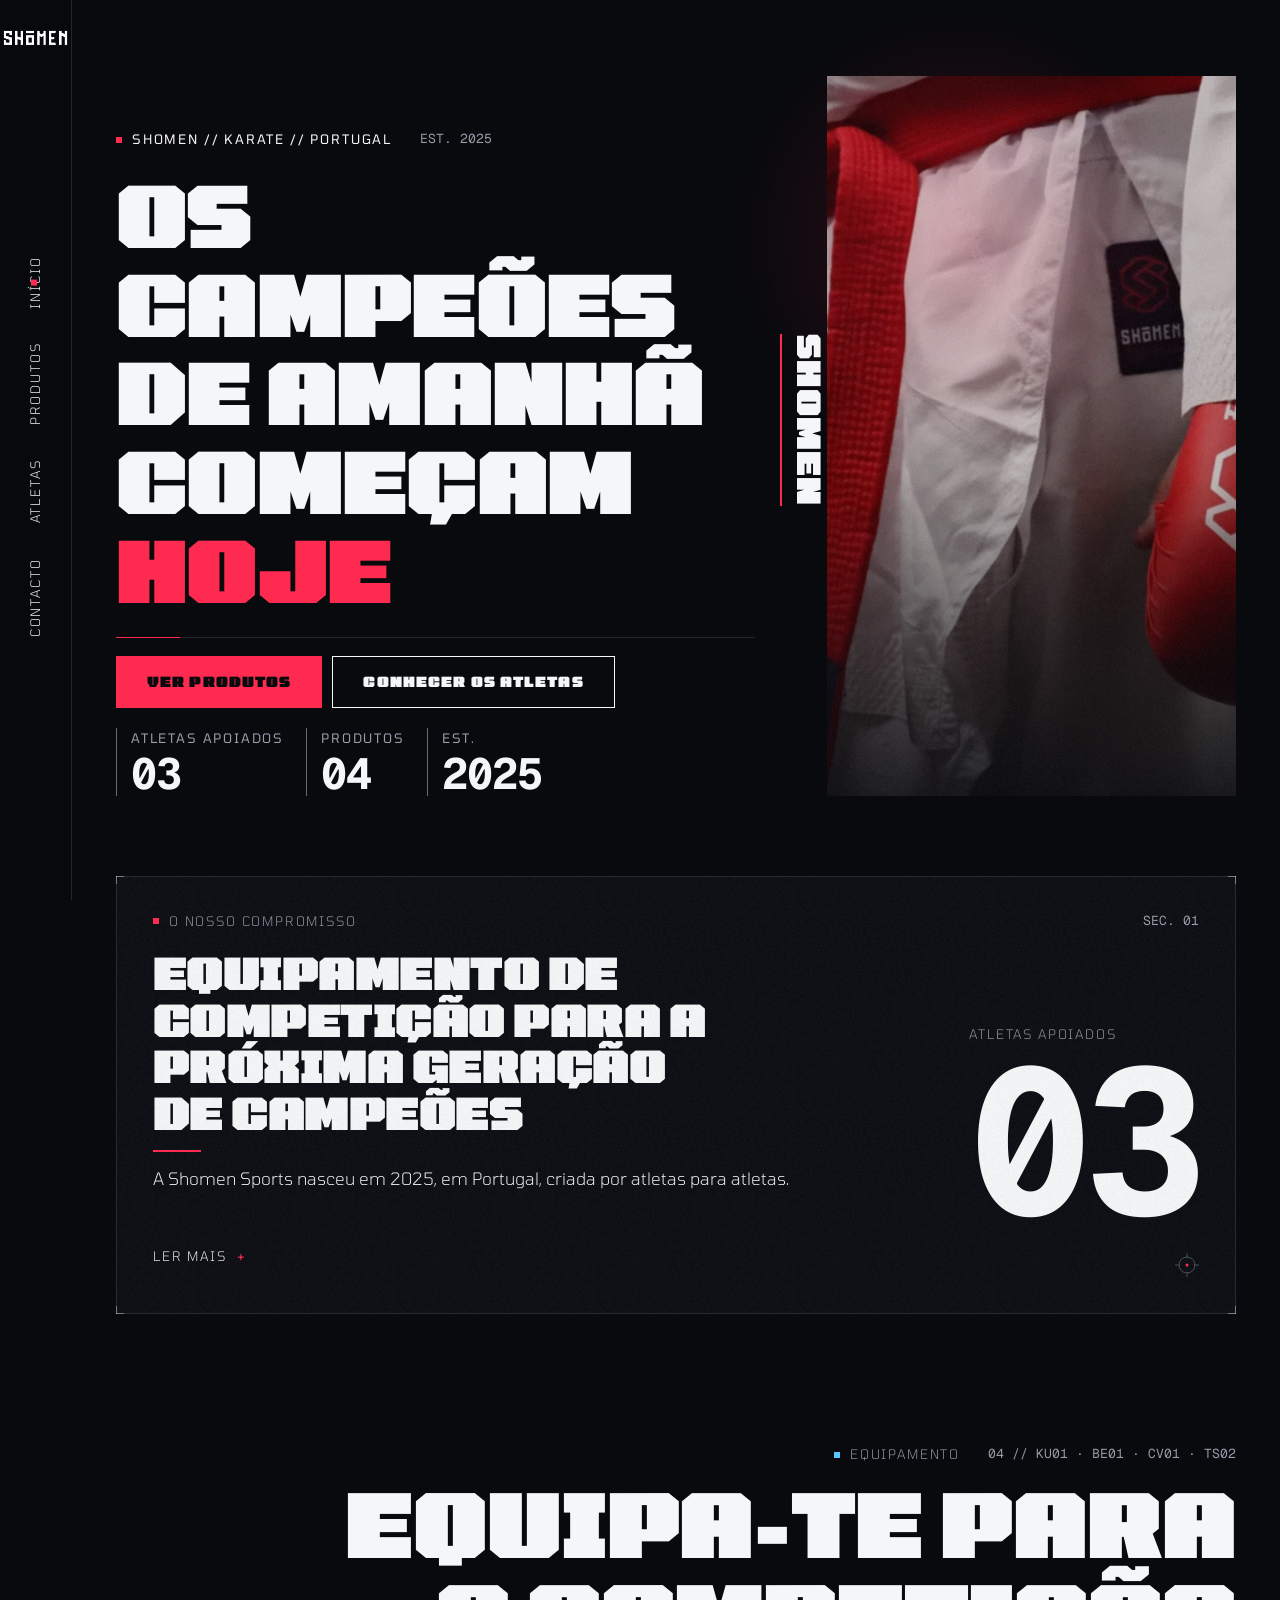
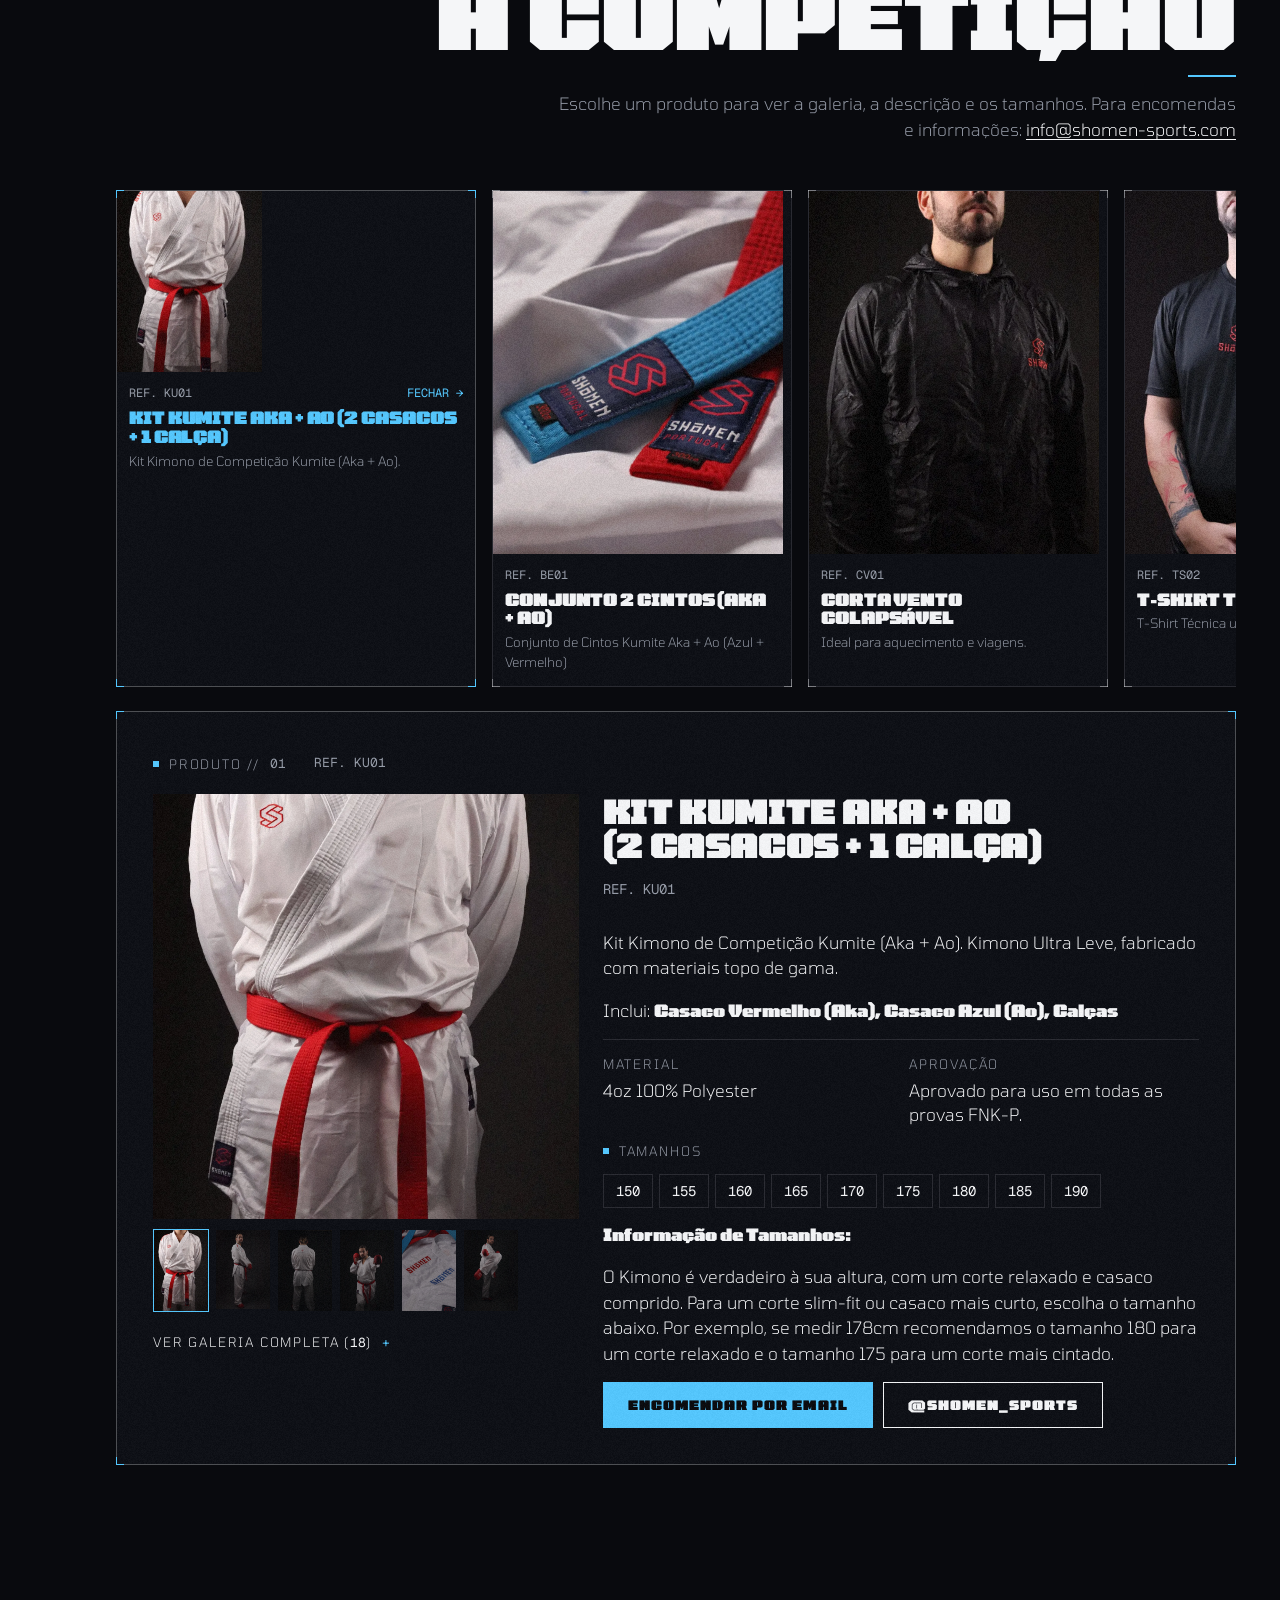
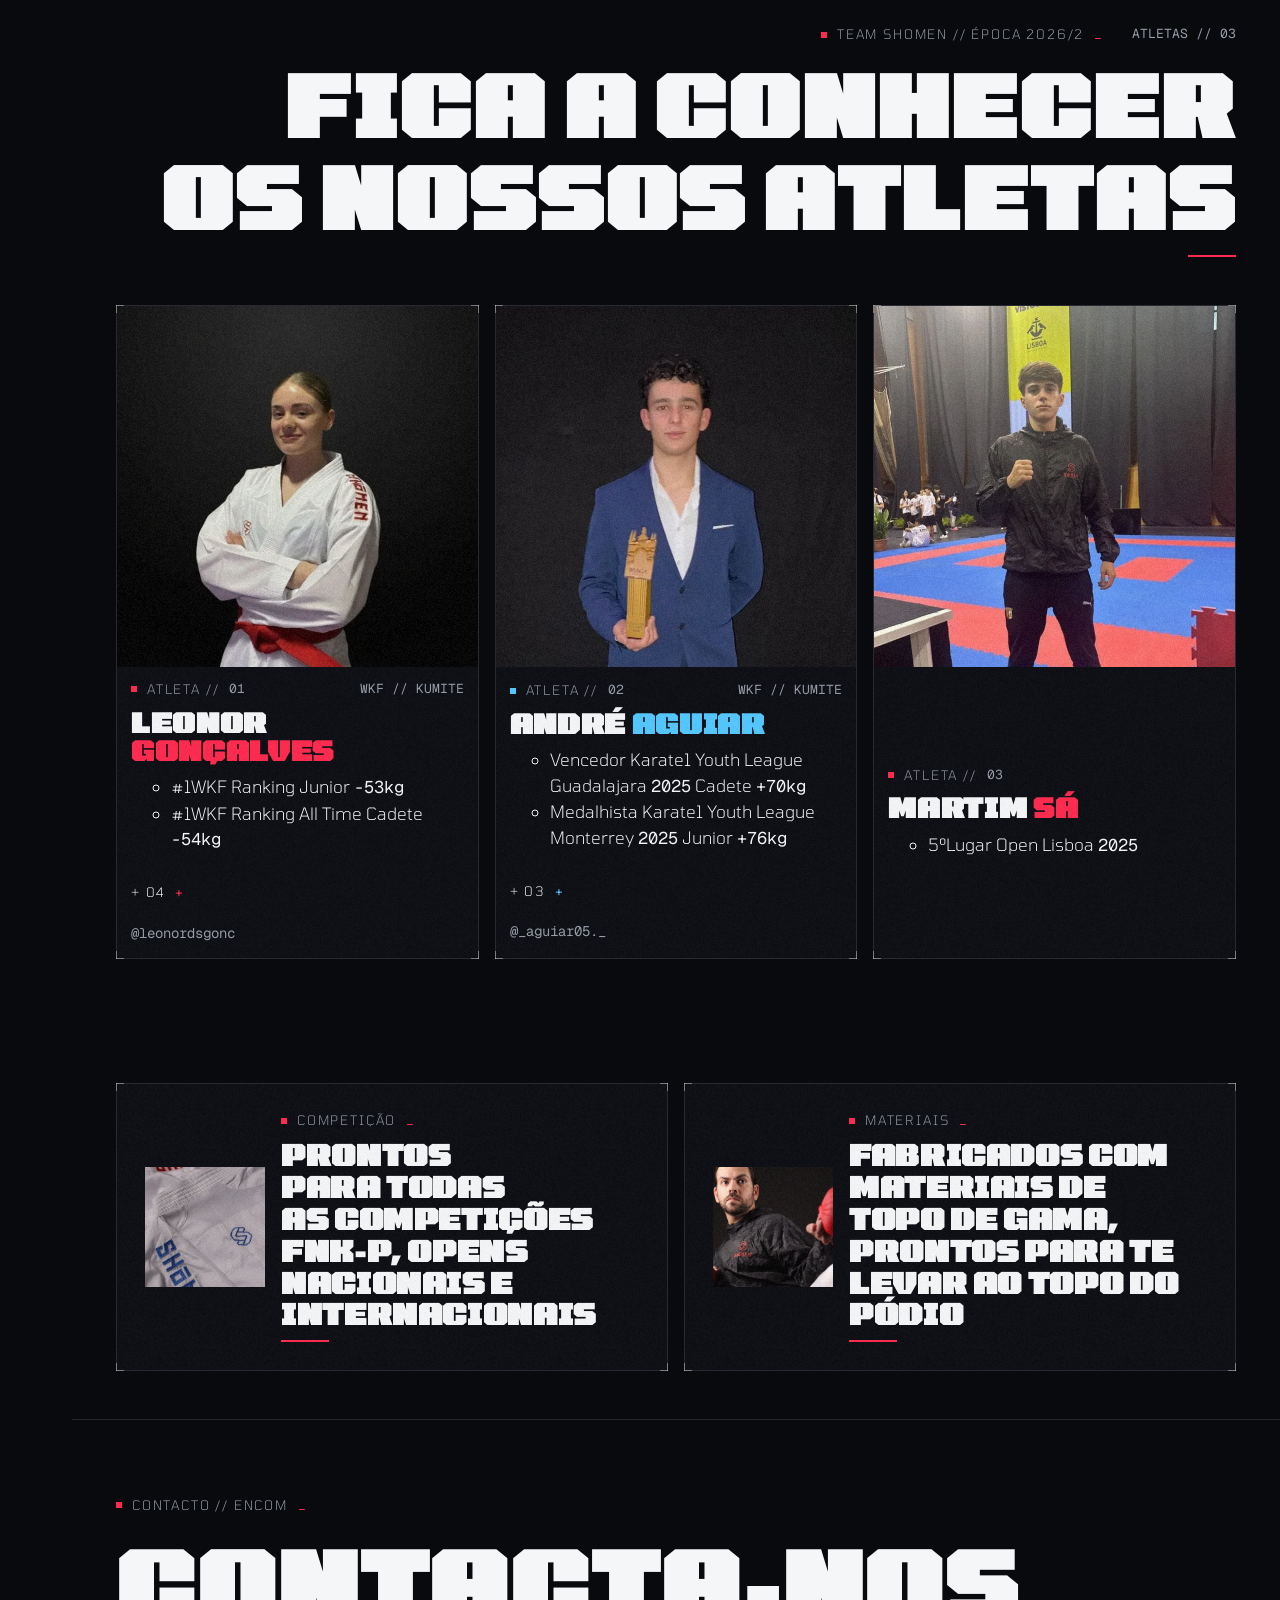
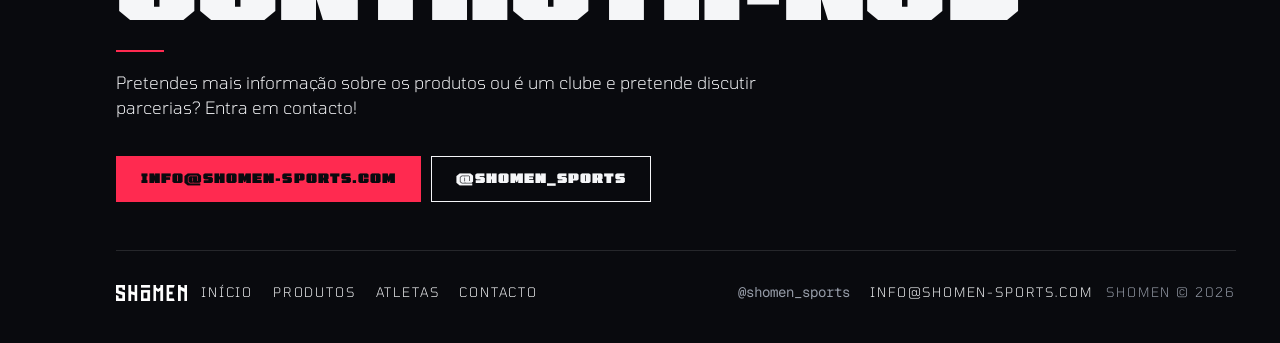
<file: docs/explorations/phase-4/variant-b.html>
<!DOCTYPE html>
<html lang="pt-PT">
<head>
  <meta charset="utf-8">
  <meta name="viewport" content="width=device-width, initial-scale=1">
  <title>Phase 4 — Variant B (Rail)</title>
  <meta name="robots" content="noindex">
  <link rel="stylesheet" href="_base.css">
  <style>
/* Variant B — "Rail": left rail nav on desktop, split hero with the vertical word, Compromisso first
   with the 03 display moment, products as a horizontal scroller with an active card, athletes as compact cards. */
.hero--split { align-items: stretch; height: auto; min-height: 0; max-height: none; }
.hero__grid { display: grid; gap: 24px; padding-block: calc(var(--nav-h) + 16px) 32px; }
.hero--split .hero__content { padding: 0; align-content: end; }
.hero--split .hero__title { font-size: clamp(44px, 6.6vw, 100px); }
.hero--split .hero__side { position: relative; }
.hero--split .hero__photo { position: relative; inset: auto; aspect-ratio: 16 / 10; }
.hero--split .hero__photo img { filter: brightness(.8) saturate(.95); object-position: 50% 30%; }
.hero--split .hero__vword { display: block; right: auto; left: -8px; top: 0; transform: none; animation: none; border-left: 0; padding: 0; font-size: 13px; letter-spacing: .14em; font-weight: 300; color: var(--grey); }
.hero--split .hero__glow { left: auto; right: 0; top: -10%; width: 50vw; height: 50vw; }
@media (min-width: 960px) {
  .hero--split { height: min(92vh, 900px); height: min(92svh, 900px); }
  .hero__grid { grid-template-columns: 7fr 5fr; align-items: stretch; height: 100%; }
  .hero--split .hero__side { display: grid; grid-template-columns: 48px 1fr; }
  .hero--split .hero__vword { position: static; writing-mode: vertical-rl; font-size: 32px; font-weight: 900; color: var(--white); letter-spacing: .04em; border-left: 2px solid var(--key); padding-left: 12px; align-self: center; justify-self: center; animation: drift 9s ease-in-out infinite; }
  .hero--split .hero__photo { aspect-ratio: auto; height: 100%; }
  .hero__readouts { justify-content: flex-start; text-align: left; }
}
/* rail nav */
@media (min-width: 960px) {
  .nav--rail { position: fixed; top: 0; left: 0; bottom: 0; width: 72px; border-bottom: 0; border-right: 1px solid var(--line); z-index: 50; }
  .nav--rail .nav__inner { min-height: 0; flex-direction: column; justify-content: flex-start; padding: 16px 0 0; }
  .nav--rail .nav__logo img { height: 14px; }
  .nav--rail .nav__menu { position: absolute; top: 50%; left: 0; right: 0; height: auto; transform: translateY(-50%); justify-content: center; }
  .nav__list--rail { flex-direction: column; gap: 8px; align-items: center; }
  .nav__list--rail .nav__link { writing-mode: vertical-rl; transform: rotate(180deg); padding: 10px 0; min-height: 0; }
  .nav__list--rail .nav__dot { left: auto; right: 8px; bottom: auto; top: 0; transform: translateY(var(--y, 0px)); }
  body { padding-left: 72px; }
  .progress { left: 72px; width: calc(100% - 72px); }
}
/* scroller */
.tiles--scroller { display: flex; gap: var(--gap); overflow-x: auto; scroll-snap-type: x mandatory; padding-bottom: 8px; scrollbar-width: thin; scrollbar-color: var(--dim) transparent; }
.tiles--scroller .tile { flex: 0 0 62vw; scroll-snap-align: start; }
.tiles--scroller .tile .photo { aspect-ratio: 4 / 5; }
.tiles--scroller .tile.is-active { transform: none; }
.tiles--scroller .tile.is-active .photo { aspect-ratio: 4 / 5; }
@media (min-width: 720px) { .tiles--scroller .tile { flex: 0 0 300px; } .tiles--scroller .tile.is-active { flex-basis: 360px; } }
.tile { transition: transform .5s var(--ease-out), flex-basis .5s var(--ease-out); }
/* cards */
.cards { list-style: none; margin: 0; padding: 0; display: grid; gap: var(--gap); }
.card { display: grid; grid-template-columns: 38% 1fr; }
.card__photo { aspect-ratio: 4 / 5; align-self: start; }
.card__body { display: grid; gap: 10px; align-content: start; padding: 14px; }
.card .name { font-size: clamp(22px, 2.2vw, 30px); line-height: 1; }
.card .name span { display: inline; } .card .name__first::after { content: " "; }
.card .name__last { color: var(--key); }
@media (min-width: 720px) { .cards { grid-template-columns: repeat(3, 1fr); } .card { grid-template-columns: 1fr; } .card__photo { aspect-ratio: 1; height: auto; } }
.product__display { display: none; }

  </style>
</head>
<body data-key="red">
  <a class="skip-link" href="#conteudo">Saltar para o conteúdo</a>
  <div class="progress" aria-hidden="true"></div>
  <header class="nav nav--rail" id="top">
    <div class="wrap nav__inner" data-reveal>
      <a class="nav__logo" href="#top"><img src="../../../assets/img/originals/union.png" width="960" height="216" alt="Shomen Sports, início da página"></a>
      <button class="nav__toggle" type="button" aria-expanded="false" aria-controls="nav-menu"><span class="nav__toggle-label">Menu</span></button>
    </div>
    <nav class="nav__menu" id="nav-menu" aria-label="Navegação principal">
      <ul class="nav__list nav__list--rail">
        <li style="--i: 0"><a class="nav__link" href="#top" aria-current="true" data-spy="top">Início</a></li>
        <li style="--i: 1"><a class="nav__link" href="#produtos" data-spy="produtos">Produtos</a></li>
        <li style="--i: 2"><a class="nav__link" href="#atletas" data-spy="atletas">Atletas</a></li>
        <li style="--i: 3"><a class="nav__link" href="#contacto" data-spy="contacto">Contacto</a></li>
        <li class="nav__dot" aria-hidden="true"></li>
      </ul>
      <div class="nav__menu-foot">
        <p class="micro">SHOMEN // KARATE // PORTUGAL</p>
        <a class="handle" href="https://instagram.com/shomen_sports" rel="noopener">@shomen_sports</a>
      </div>
    </nav>
  </header>

  <main id="conteudo">
    <section class="hero hero--split" aria-labelledby="hero-title">
      <div class="hero__glow" aria-hidden="true"></div>
      <div class="wrap hero__grid">
        <div class="hero__content">
          <ul class="microbar microbar--start">
            <li><p class="micro micro--dot micro--white" data-reveal data-type style="--i: 1">SHOMEN // KARATE // PORTUGAL</p></li>
            <li><p class="micro" data-reveal data-type style="--i: 2"><span class="mono">EST. 2025</span></p></li>
          </ul>
          <h1 id="hero-title" class="hero__title">
            <span><span class="w" style="--i: 0">OS</span> <span class="w" style="--i: 1">CAMPEÕES</span></span>
            <span><span class="w" style="--i: 2">DE</span> <span class="w" style="--i: 3">AMANHÃ</span></span>
            <span><span class="w" style="--i: 4">COMEÇAM</span> <span class="w key" style="--i: 5">HOJE</span></span>
          </h1>
          <div class="hero__foot" data-reveal style="--i: 4">
            <hr class="rule hero__rule" aria-hidden="true">
            <div class="hero__bar">
              <div class="actions">
                <a class="btn btn--primary btn--lg" href="#produtos">Ver produtos</a>
                <a class="btn btn--lg" href="#atletas">Conhecer os atletas</a>
              </div>
              <ul class="hero__stats">
                <li class="readout" style="--i: 0"><p class="micro readout__label">Atletas apoiados</p><p class="readout__value" data-settle>03</p></li>
                <li class="readout" style="--i: 1"><p class="micro readout__label">Produtos</p><p class="readout__value" data-settle>04</p></li>
                <li class="readout" style="--i: 2"><p class="micro readout__label">Est.</p><p class="readout__value" data-settle>2025</p></li>
              </ul>
            </div>
          </div>
        </div>
        <div class="hero__side">
          <p class="hero__vword" aria-hidden="true">Shomen</p>
          <div class="photo hero__photo photo--vignette" data-parallax="0.18" data-mouse><img src="../../../assets/img/img_5512-1600.webp" srcset="../../../assets/img/img_5512-800.webp 800w, ../../../assets/img/img_5512-1600.webp 1600w" sizes="100vw" width="1600" height="1067" fetchpriority="high" alt="Pormenor de um kimono de kumite branco Shomen com cinto vermelho e luva vermelha"></div>
        </div>
      </div>
    </section>
    <!-- TODO: copy for Pedro's review (Phase 3 draft: no prize-money claim; focus on equipment quality and the next generation) -->
    <section class="section section--tight" id="compromisso" aria-labelledby="compromisso-title">
      <div class="wrap">
        <div class="panel" data-reveal>
          <div class="panel__head">
            <p class="micro micro--dot" data-type>O NOSSO COMPROMISSO</p>
            <p class="micro"><span class="mono">SEC. 01</span></p>
          </div>
          <div class="fact">
            <div class="fact__copy">
              <h2 id="compromisso-title" class="h2--band">Equipamento de competição para a próxima geração de campeões</h2>
              <hr class="rule rule--key">
              <p>A Shomen Sports nasceu em 2025, em Portugal, criada por atletas para atletas.</p>
              <div class="more" id="compromisso-more" hidden>
                <div>
                  <p>O nosso compromisso é produzir equipamento de kumite de alta qualidade, aprovado para competição, para que cada jovem atleta suba ao tatami com o material que o seu talento merece.</p>
                  <p>Apoiamos uma equipa de jovens atletas de nível de seleção nacional e trabalhamos para envolver e fazer crescer a próxima geração de campeões do karate português.</p>
                </div>
              </div>
              <button class="link-btn" type="button" aria-expanded="false" aria-controls="compromisso-more" data-toggle="compromisso-more" data-labels="Ler mais|Ler menos"><span>Ler mais</span></button>
            </div>
            <div class="fact__aside">
              <div class="readout readout--display" data-reveal="right"><p class="micro readout__label">Atletas apoiados</p><p class="readout__value" data-settle>03</p></div>
              <svg class="reticle" viewBox="0 0 24 24" aria-hidden="true" focusable="false"><circle cx="12" cy="12" r="8"/><g class="reticle__arms"><line x1="12" y1="0" x2="12" y2="5"/><line x1="12" y1="19" x2="12" y2="24"/><line x1="0" y1="12" x2="5" y2="12"/><line x1="19" y1="12" x2="24" y2="12"/></g><circle class="reticle__dot" cx="12" cy="12" r="1.5"/></svg>
            </div>
          </div>
        </div>
      </div>
    </section>
    <section class="section" id="produtos" aria-labelledby="produtos-title" data-key="blue">
      <div class="wrap">
        <div class="section__head section__head--end" data-reveal="right">
          <ul class="microbar">
            <li><p class="micro micro--dot" data-type>Equipamento</p></li>
            <li><p class="micro"><span class="mono">04 // KU01 · BE01 · CV01 · TS02</span></p></li>
          </ul>
          <h2 id="produtos-title"><span class="nobr">Equipa-te</span> para a competição</h2>
          <hr class="rule rule--key">
          <p class="grey">Escolhe um produto para ver a galeria, a descrição e os tamanhos. Para encomendas e informações: <a href="mailto:info@shomen-sports.com">info@shomen-sports.com</a></p>
        </div>
        <ul class="tiles tiles--scroller">
          <li class="panel panel--flush panel--hover tile" data-reveal style="--i: 0">
            <button class="tile__btn" type="button" data-product="kit" aria-expanded="false" aria-controls="prod-kit">
              <span class="photo zoom" data-glitch><img src="../../../assets/img/img_5415-800.webp" srcset="../../../assets/img/img_5415-800.webp 800w, ../../../assets/img/img_5415-1600.webp 1600w" sizes="(min-width: 1280px) 290px, (min-width: 720px) 24vw, 45vw" width="800" height="1200" loading="lazy" alt="Casaco de kimono de kumite branco Shomen com cinto vermelho, visto de frente"></span>
              <span class="tile__body">
                <span class="tile__ref"><span>REF. KU01</span><span class="open"><span>ABRIR</span> →</span></span>
                <span class="tile__name">Kit Kumite Aka + Ao (2 Casacos + 1 Calça)</span>
                <span class="tile__excerpt">Kit Kimono de Competição Kumite (Aka + Ao).</span>
              </span>
            </button>
          </li>
          <li class="panel panel--flush panel--hover tile" data-reveal style="--i: 1">
            <button class="tile__btn" type="button" data-product="cintos" aria-expanded="false" aria-controls="prod-cintos">
              <span class="photo zoom" data-glitch><img src="../../../assets/img/img_5771-800.webp" srcset="../../../assets/img/img_5771-800.webp 800w, ../../../assets/img/img_5771-1600.webp 1600w" sizes="(min-width: 1280px) 290px, (min-width: 720px) 24vw, 45vw" width="800" height="1200" loading="lazy" alt="Cintos de kumite azul e vermelho Shomen sobre um kimono branco"></span>
              <span class="tile__body">
                <span class="tile__ref"><span>REF. BE01</span><span class="open"><span>ABRIR</span> →</span></span>
                <span class="tile__name">Conjunto 2 Cintos (Aka + Ao)</span>
                <span class="tile__excerpt">Conjunto de Cintos Kumite Aka + Ao (Azul + Vermelho)</span>
              </span>
            </button>
          </li>
          <li class="panel panel--flush panel--hover tile" data-reveal style="--i: 2">
            <button class="tile__btn" type="button" data-product="corta-vento" aria-expanded="false" aria-controls="prod-corta-vento">
              <span class="photo zoom"><img class="pos-top" src="../../../assets/img/img_5352-800.webp" srcset="../../../assets/img/img_5352-800.webp 800w, ../../../assets/img/img_5352-1600.webp 1600w" sizes="(min-width: 1280px) 290px, (min-width: 720px) 24vw, 45vw" width="800" height="1200" loading="lazy" alt="Atleta com o corta-vento preto Shomen com capuz, visto de frente"></span>
              <span class="tile__body">
                <span class="tile__ref"><span>REF. CV01</span><span class="open"><span>ABRIR</span> →</span></span>
                <span class="tile__name">Corta Vento Colapsável</span>
                <span class="tile__excerpt">Ideal para aquecimento e viagens.</span>
              </span>
            </button>
          </li>
          <li class="panel panel--flush panel--hover tile" data-reveal style="--i: 3">
            <button class="tile__btn" type="button" data-product="tshirt" aria-expanded="false" aria-controls="prod-tshirt">
              <span class="photo zoom"><img class="pos-top" src="../../../assets/img/img_5312-800.webp" srcset="../../../assets/img/img_5312-800.webp 800w, ../../../assets/img/img_5312-1600.webp 1600w" sizes="(min-width: 1280px) 290px, (min-width: 720px) 24vw, 45vw" width="800" height="1200" loading="lazy" alt="Atleta com a t-shirt técnica preta Shomen, com o logótipo bordado a vermelho no peito"></span>
              <span class="tile__body">
                <span class="tile__ref"><span>REF. TS02</span><span class="open"><span>ABRIR</span> →</span></span>
                <span class="tile__name">T-Shirt Técnica Preta</span>
                <span class="tile__excerpt">T-Shirt Técnica ultra leve para treino.</span>
              </span>
            </button>
          </li>
        </ul>
        <div class="sheet" data-mode="tabs" aria-hidden="true">
          <div class="sheet__clip">
            <div class="sheet__inner">
        <article class="panel product" id="prod-kit" data-id="kit" aria-labelledby="prod-kit-title" hidden>
          <div class="panel__head">
            <ul class="microbar microbar--start">
              <li><p class="micro micro--dot">Produto // <span class="mono">01</span></p></li>
              <li><p class="micro"><span class="mono">REF. KU01</span></p></li>
            </ul>
            
          </div>
          <div class="product__body">
            <div class="product__gallery">
              <a class="product__main-link" href="../../../assets/img/originals/img_5415.jpg" data-main-link>
                <figure class="photo product__main" data-main><img src="../../../assets/img/img_5415-1600.webp" width="800" height="1200" loading="lazy" alt="Casaco de kimono de kumite branco Shomen com cinto vermelho, visto de frente"></figure>
              </a>
              <ul class="thumbs thumbs--short" role="list">
              <li><button type="button" aria-current="true" data-src="../../../assets/img/img_5415-1600.webp" data-full="../../../assets/img/originals/img_5415.jpg" data-alt="Casaco de kimono de kumite branco Shomen com cinto vermelho, visto de frente"><span class="photo"><img src="../../../assets/img/img_5415-800.webp" width="800" height="1200" loading="lazy" alt=""></span></button></li>
              <li><button type="button" data-src="../../../assets/img/processed_dc9eaefadaf14dd7a26b86563fd0d076-1600.webp" data-full="../../../assets/img/originals/processed_dc9eaefadaf14dd7a26b86563fd0d076.jpeg" data-alt="Atleta de perfil com o kimono de kumite Shomen, cinto vermelho e luvas vermelhas"><span class="photo"><img src="../../../assets/img/processed_dc9eaefadaf14dd7a26b86563fd0d076-800.webp" width="800" height="1161" loading="lazy" alt="Atleta de perfil com o kimono de kumite Shomen, cinto vermelho e luvas vermelhas"></span></button></li>
              <li><button type="button" data-src="../../../assets/img/img_5612-1600.webp" data-full="../../../assets/img/originals/img_5612.jpg" data-alt="Atleta de costas com o kimono de kumite Shomen e cinto vermelho"><span class="photo"><img src="../../../assets/img/img_5612-800.webp" width="800" height="1200" loading="lazy" alt="Atleta de costas com o kimono de kumite Shomen e cinto vermelho"></span></button></li>
              <li><button type="button" data-src="../../../assets/img/img_5550-1600.webp" data-full="../../../assets/img/originals/img_5550.jpg" data-alt="Atleta em posição de guarda com o kimono de kumite Shomen e luvas vermelhas"><span class="photo"><img src="../../../assets/img/img_5550-800.webp" width="800" height="1200" loading="lazy" alt="Atleta em posição de guarda com o kimono de kumite Shomen e luvas vermelhas"></span></button></li>
              <li><button type="button" data-src="../../../assets/img/img_5796-1600.webp" data-full="../../../assets/img/originals/img_5796.jpg" data-alt="Kimonos Shomen com as letras bordadas a vermelho e a azul, com cintos vermelho e azul"><span class="photo"><img src="../../../assets/img/img_5796-800.webp" width="800" height="1200" loading="lazy" alt="Kimonos Shomen com as letras bordadas a vermelho e a azul, com cintos vermelho e azul"></span></button></li>
              <li><button type="button" data-src="../../../assets/img/img_5570-1600.webp" data-full="../../../assets/img/originals/img_5570.jpg" data-alt="Atleta a executar um pontapé com o kimono de kumite Shomen"><span class="photo"><img src="../../../assets/img/img_5570-800.webp" width="800" height="1200" loading="lazy" alt="Atleta a executar um pontapé com o kimono de kumite Shomen"></span></button></li>
              <li><button type="button" data-src="../../../assets/img/img_5632-1600.webp" data-full="../../../assets/img/originals/img_5632.jpg" data-alt="Pormenor das letras Shomen bordadas a azul no ombro do casaco"><span class="photo"><img src="../../../assets/img/img_5632-800.webp" width="800" height="1200" loading="lazy" alt="Pormenor das letras Shomen bordadas a azul no ombro do casaco"></span></button></li>
              <li><button type="button" data-src="../../../assets/img/img_5512-1600.webp" data-full="../../../assets/img/originals/img_5512.jpg" data-alt="Pormenor do cinto vermelho e da luva vermelha sobre o kimono Shomen"><span class="photo"><img src="../../../assets/img/img_5512-800.webp" width="800" height="533" loading="lazy" alt="Pormenor do cinto vermelho e da luva vermelha sobre o kimono Shomen"></span></button></li>
              <li><button type="button" data-src="../../../assets/img/processed_8f9180724d1d467d9e040940591ac946-1600.webp" data-full="../../../assets/img/originals/processed_8f9180724d1d467d9e040940591ac946.jpeg" data-alt="Casaco de kimono Shomen com cinto azul e letras bordadas a azul no ombro"><span class="photo"><img src="../../../assets/img/processed_8f9180724d1d467d9e040940591ac946-800.webp" width="800" height="1200" loading="lazy" alt="Casaco de kimono Shomen com cinto azul e letras bordadas a azul no ombro"></span></button></li>
              <li><button type="button" data-src="../../../assets/img/img_5536-1600.webp" data-full="../../../assets/img/originals/img_5536.jpg" data-alt="Pormenor do ombro do casaco com as letras Shomen bordadas a vermelho"><span class="photo"><img src="../../../assets/img/img_5536-800.webp" width="800" height="533" loading="lazy" alt="Pormenor do ombro do casaco com as letras Shomen bordadas a vermelho"></span></button></li>
              <li><button type="button" data-src="../../../assets/img/img_5495-1600.webp" data-full="../../../assets/img/originals/img_5495.jpg" data-alt="Pormenor das calças do kimono Shomen e de uma proteção de pé vermelha"><span class="photo"><img src="../../../assets/img/img_5495-800.webp" width="800" height="533" loading="lazy" alt="Pormenor das calças do kimono Shomen e de uma proteção de pé vermelha"></span></button></li>
              <li><button type="button" data-src="../../../assets/img/img_5480-1600.webp" data-full="../../../assets/img/originals/img_5480.jpg" data-alt="Costas do casaco de kimono Shomen com o logótipo bordado a vermelho na nuca"><span class="photo"><img src="../../../assets/img/img_5480-800.webp" width="800" height="533" loading="lazy" alt="Costas do casaco de kimono Shomen com o logótipo bordado a vermelho na nuca"></span></button></li>
              <li><button type="button" data-src="../../../assets/img/img_5820-1600.webp" data-full="../../../assets/img/originals/img_5820.jpg" data-alt="Pormenor do logótipo Shomen bordado a azul no tecido do kimono"><span class="photo"><img src="../../../assets/img/img_5820-800.webp" width="800" height="1200" loading="lazy" alt="Pormenor do logótipo Shomen bordado a azul no tecido do kimono"></span></button></li>
              <li><button type="button" data-src="../../../assets/img/img_5811-1600.webp" data-full="../../../assets/img/originals/img_5811.jpg" data-alt="Pormenor das letras Shomen bordadas a azul na manga do kimono"><span class="photo"><img src="../../../assets/img/img_5811-800.webp" width="800" height="1200" loading="lazy" alt="Pormenor das letras Shomen bordadas a azul na manga do kimono"></span></button></li>
              <li><button type="button" data-src="../../../assets/img/img_5721-1600.webp" data-full="../../../assets/img/originals/img_5721.jpg" data-alt="Pormenor do logótipo Shomen bordado a vermelho no tecido do kimono"><span class="photo"><img src="../../../assets/img/img_5721-800.webp" width="800" height="1200" loading="lazy" alt="Pormenor do logótipo Shomen bordado a vermelho no tecido do kimono"></span></button></li>
              <li><button type="button" data-src="../../../assets/img/img_5526-1600.webp" data-full="../../../assets/img/originals/img_5526.jpg" data-alt="Atleta com o kimono Shomen a segurar uma luva vermelha"><span class="photo"><img src="../../../assets/img/img_5526-800.webp" width="800" height="533" loading="lazy" alt="Atleta com o kimono Shomen a segurar uma luva vermelha"></span></button></li>
              <li><button type="button" data-src="../../../assets/img/processed_02af34c87ba34c368e00a2afd5454093-1600.webp" data-full="../../../assets/img/originals/processed_02af34c87ba34c368e00a2afd5454093.jpeg" data-alt="Casaco de kimono Shomen com cinto azul, visto de frente"><span class="photo"><img src="../../../assets/img/processed_02af34c87ba34c368e00a2afd5454093-800.webp" width="800" height="1067" loading="lazy" alt="Casaco de kimono Shomen com cinto azul, visto de frente"></span></button></li>
              <li><button type="button" data-src="../../../assets/img/processed_c76006b78dc3481c9e852b006b37e263-1600.webp" data-full="../../../assets/img/originals/processed_c76006b78dc3481c9e852b006b37e263.jpeg" data-alt="Pormenor da gola e do logótipo Shomen bordado a azul nas costas do casaco"><span class="photo"><img src="../../../assets/img/processed_c76006b78dc3481c9e852b006b37e263-800.webp" width="800" height="1200" loading="lazy" alt="Pormenor da gola e do logótipo Shomen bordado a azul nas costas do casaco"></span></button></li>
              </ul>
            <button class="link-btn" type="button" data-gallery><span>Ver galeria completa (<span class="mono">18</span>)</span></button>
            </div>
            <div class="product__info">
              
              <h2 class="product__name" id="prod-kit-title">Kit Kumite Aka + Ao (2 Casacos + 1 Calça)</h2>
              <p class="product__ref">REF. KU01</p>
              <div><p>Kit Kimono de Competição Kumite (Aka + Ao). Kimono Ultra Leve, fabricado com materiais topo de gama.</p><p>Inclui: <strong>Casaco Vermelho (Aka), Casaco Azul (Ao), Calças</strong></p></div>
              <div class="spec"><div class="readout readout--text"><p class="micro readout__label">Material</p><p class="readout__value">4oz 100% Polyester</p></div><div class="readout readout--text"><p class="micro readout__label">Aprovação</p><p class="readout__value">Aprovado para uso em todas as provas FNK-P.</p></div></div>
              <div class="stack"><p class="micro micro--dot">Tamanhos</p><ul class="chips"><li class="chip">150</li><li class="chip">155</li><li class="chip">160</li><li class="chip">165</li><li class="chip">170</li><li class="chip">175</li><li class="chip">180</li><li class="chip">185</li><li class="chip">190</li></ul><div><p><strong>Informação de Tamanhos:</strong></p><p>O Kimono é verdadeiro à sua altura, com um corte relaxado e casaco comprido. Para um corte slim-fit ou casaco mais curto, escolha o tamanho abaixo. Por exemplo, se medir 178cm recomendamos o tamanho 180 para um corte relaxado e o tamanho 175 para um corte mais cintado.</p></div></div>
              <div class="actions">
                <a class="btn btn--primary" href="mailto:info@shomen-sports.com?subject=Kit%20Kumite%20Aka%20%2B%20Ao%20(REF.%20KU01)">Encomendar por email</a>
                <a class="btn" href="https://instagram.com/shomen_sports" rel="noopener">@shomen_sports</a>
              </div>
            </div>
          </div>
        </article>
        <article class="panel product" id="prod-cintos" data-id="cintos" aria-labelledby="prod-cintos-title" hidden>
          <div class="panel__head">
            <ul class="microbar microbar--start">
              <li><p class="micro micro--dot">Produto // <span class="mono">02</span></p></li>
              <li><p class="micro"><span class="mono">REF. BE01</span></p></li>
            </ul>
            
          </div>
          <div class="product__body">
            <div class="product__gallery">
              <a class="product__main-link" href="../../../assets/img/originals/img_5771.jpg" data-main-link>
                <figure class="photo product__main" data-main><img src="../../../assets/img/img_5771-1600.webp" width="800" height="1200" loading="lazy" alt="Cintos de kumite azul e vermelho Shomen sobre um kimono branco"></figure>
              </a>
              <ul class="thumbs thumbs--short" role="list">
              <li><button type="button" aria-current="true" data-src="../../../assets/img/img_5771-1600.webp" data-full="../../../assets/img/originals/img_5771.jpg" data-alt="Cintos de kumite azul e vermelho Shomen sobre um kimono branco"><span class="photo"><img src="../../../assets/img/img_5771-800.webp" width="800" height="1200" loading="lazy" alt=""></span></button></li>
              <li><button type="button" data-src="../../../assets/img/20250913_1801521-1600.webp" data-full="../../../assets/img/originals/20250913_1801521.jpg" data-alt="Cinto vermelho Shomen com etiqueta bordada"><span class="photo"><img src="../../../assets/img/20250913_1801521-800.webp" width="765" height="765" loading="lazy" alt="Cinto vermelho Shomen com etiqueta bordada"></span></button></li>
              <li><button type="button" data-src="../../../assets/img/20250913_1801181-min-1600.webp" data-full="../../../assets/img/originals/20250913_1801181-min.jpg" data-alt="Cinto azul Shomen com etiqueta bordada"><span class="photo"><img src="../../../assets/img/20250913_1801181-min-800.webp" width="800" height="800" loading="lazy" alt="Cinto azul Shomen com etiqueta bordada"></span></button></li>
              <li><button type="button" data-src="../../../assets/img/img_5651-1600.webp" data-full="../../../assets/img/originals/img_5651.jpg" data-alt="Cinto azul Shomen atado sobre o kimono, com a etiqueta visível"><span class="photo"><img src="../../../assets/img/img_5651-800.webp" width="800" height="1200" loading="lazy" alt="Cinto azul Shomen atado sobre o kimono, com a etiqueta visível"></span></button></li>
              <li><button type="button" data-src="../../../assets/img/img_5423-1600.webp" data-full="../../../assets/img/originals/img_5423.jpg" data-alt="Cinto vermelho atado sobre o kimono Shomen, com a etiqueta Shomen Portugal"><span class="photo"><img src="../../../assets/img/img_5423-800.webp" width="800" height="1200" loading="lazy" alt="Cinto vermelho atado sobre o kimono Shomen, com a etiqueta Shomen Portugal"></span></button></li>
              <li><button type="button" data-src="../../../assets/img/img_5769-1600.webp" data-full="../../../assets/img/originals/img_5769.jpg" data-alt="Cintos azul e vermelho Shomen com etiquetas bordadas, sobre um kimono"><span class="photo"><img src="../../../assets/img/img_5769-800.webp" width="800" height="1200" loading="lazy" alt="Cintos azul e vermelho Shomen com etiquetas bordadas, sobre um kimono"></span></button></li>
              </ul>
            </div>
            <div class="product__info">
              
              <h2 class="product__name" id="prod-cintos-title">Conjunto 2 Cintos (Aka + Ao)</h2>
              <p class="product__ref">REF. BE01</p>
              <div><p>Conjunto de Cintos Kumite Aka + Ao (Azul + Vermelho)</p></div>
              
              <div class="stack"><p class="micro micro--dot">Tamanhos</p><ul class="chips"><li class="chip">280cm</li><li class="chip">300cm</li></ul></div>
              <div class="actions">
                <a class="btn btn--primary" href="mailto:info@shomen-sports.com?subject=Conjunto%202%20Cintos%20(REF.%20BE01)">Encomendar por email</a>
                <a class="btn" href="https://instagram.com/shomen_sports" rel="noopener">@shomen_sports</a>
              </div>
            </div>
          </div>
        </article>
        <article class="panel product" id="prod-corta-vento" data-id="corta-vento" aria-labelledby="prod-corta-vento-title" hidden>
          <div class="panel__head">
            <ul class="microbar microbar--start">
              <li><p class="micro micro--dot">Produto // <span class="mono">03</span></p></li>
              <li><p class="micro"><span class="mono">REF. CV01</span></p></li>
            </ul>
            
          </div>
          <div class="product__body">
            <div class="product__gallery">
              <a class="product__main-link" href="../../../assets/img/originals/img_5352.jpg" data-main-link>
                <figure class="photo product__main" data-main><img class="pos-top" src="../../../assets/img/img_5352-1600.webp" width="800" height="1200" loading="lazy" alt="Atleta com o corta-vento preto Shomen com capuz, visto de frente"></figure>
              </a>
              <ul class="thumbs thumbs--short" role="list">
              <li><button type="button" aria-current="true" data-src="../../../assets/img/img_5352-1600.webp" data-full="../../../assets/img/originals/img_5352.jpg" data-alt="Atleta com o corta-vento preto Shomen com capuz, visto de frente"><span class="photo"><img class="pos-top" src="../../../assets/img/img_5352-800.webp" width="800" height="1200" loading="lazy" alt=""></span></button></li>
              <li><button type="button" data-src="../../../assets/img/img_5363-1600.webp" data-full="../../../assets/img/originals/img_5363.jpg" data-alt="Pormenor do logótipo Shomen a vermelho no peito do corta-vento"><span class="photo"><img src="../../../assets/img/img_5363-800.webp" width="800" height="533" loading="lazy" alt="Pormenor do logótipo Shomen a vermelho no peito do corta-vento"></span></button></li>
              <li><button type="button" data-src="../../../assets/img/img_5377-1600.webp" data-full="../../../assets/img/originals/img_5377.jpg" data-alt="Atleta a executar um pontapé com o corta-vento Shomen e luvas vermelhas"><span class="photo"><img src="../../../assets/img/img_5377-800.webp" width="800" height="1200" loading="lazy" alt="Atleta a executar um pontapé com o corta-vento Shomen e luvas vermelhas"></span></button></li>
              <li><button type="button" data-src="../../../assets/img/img_5349-1600.webp" data-full="../../../assets/img/originals/img_5349.jpg" data-alt="Pormenor do logótipo e da palavra Shomen a vermelho no corta-vento preto"><span class="photo"><img src="../../../assets/img/img_5349-800.webp" width="800" height="533" loading="lazy" alt="Pormenor do logótipo e da palavra Shomen a vermelho no corta-vento preto"></span></button></li>
              <li><button type="button" data-src="../../../assets/img/img_5386-1600.webp" data-full="../../../assets/img/originals/img_5386.jpg" data-alt="Atleta em posição de guarda com o corta-vento Shomen e luvas vermelhas"><span class="photo"><img src="../../../assets/img/img_5386-800.webp" width="800" height="1200" loading="lazy" alt="Atleta em posição de guarda com o corta-vento Shomen e luvas vermelhas"></span></button></li>
              <li><button type="button" data-src="../../../assets/img/img_5389-1600.webp" data-full="../../../assets/img/originals/img_5389.jpg" data-alt="Pormenor do tecido preto do corta-vento Shomen"><span class="photo"><img src="../../../assets/img/img_5389-800.webp" width="800" height="533" loading="lazy" alt="Pormenor do tecido preto do corta-vento Shomen"></span></button></li>
              </ul>
            </div>
            <div class="product__info">
              
              <h2 class="product__name" id="prod-corta-vento-title">Corta Vento Colapsável</h2>
              <p class="product__ref">REF. CV01</p>
              <div><p><!-- TODO: typo? Leve -->Corta Vento Ultra Level, Colapsável. Ideal para aquecimento e viagens.</p></div>
              
              
              <div class="actions">
                <a class="btn btn--primary" href="mailto:info@shomen-sports.com?subject=Corta%20Vento%20Colaps%C3%A1vel%20(REF.%20CV01)">Encomendar por email</a>
                <a class="btn" href="https://instagram.com/shomen_sports" rel="noopener">@shomen_sports</a>
              </div>
            </div>
          </div>
        </article>
        <article class="panel product" id="prod-tshirt" data-id="tshirt" aria-labelledby="prod-tshirt-title" hidden>
          <div class="panel__head">
            <ul class="microbar microbar--start">
              <li><p class="micro micro--dot">Produto // <span class="mono">04</span></p></li>
              <li><p class="micro"><span class="mono">REF. TS02</span></p></li>
            </ul>
            
          </div>
          <div class="product__body">
            <div class="product__gallery">
              <a class="product__main-link" href="../../../assets/img/originals/img_5312.jpg" data-main-link>
                <figure class="photo product__main" data-main><img class="pos-top" src="../../../assets/img/img_5312-1600.webp" width="800" height="1200" loading="lazy" alt="Atleta com a t-shirt técnica preta Shomen, com o logótipo bordado a vermelho no peito"></figure>
              </a>
              <ul class="thumbs thumbs--short" role="list">
              <li><button type="button" aria-current="true" data-src="../../../assets/img/img_5312-1600.webp" data-full="../../../assets/img/originals/img_5312.jpg" data-alt="Atleta com a t-shirt técnica preta Shomen, com o logótipo bordado a vermelho no peito"><span class="photo"><img class="pos-top" src="../../../assets/img/img_5312-800.webp" width="800" height="1200" loading="lazy" alt=""></span></button></li>
              <li><button type="button" data-src="../../../assets/img/img_5300-1600.webp" data-full="../../../assets/img/originals/img_5300.jpg" data-alt="Atleta de frente com a t-shirt técnica preta Shomen"><span class="photo"><img src="../../../assets/img/img_5300-800.webp" width="800" height="1200" loading="lazy" alt="Atleta de frente com a t-shirt técnica preta Shomen"></span></button></li>
              <li><button type="button" data-src="../../../assets/img/img_5321-1600.webp" data-full="../../../assets/img/originals/img_5321.jpg" data-alt="Atleta de costas com a t-shirt técnica preta Shomen"><span class="photo"><img src="../../../assets/img/img_5321-800.webp" width="800" height="1200" loading="lazy" alt="Atleta de costas com a t-shirt técnica preta Shomen"></span></button></li>
              </ul>
            </div>
            <div class="product__info">
              
              <h2 class="product__name" id="prod-tshirt-title">T-Shirt Técnica Preta</h2>
              <p class="product__ref">REF. TS02</p>
              <div><p>T-Shirt Técnica ultra leve para treino.</p><p>Logotipo Bordado para facilidade nas lavagens.</p></div>
              <div class="spec"><div class="readout readout--text"><p class="micro readout__label">Tecido</p><p class="readout__value">Polyester</p></div></div>
              
              <div class="actions">
                <a class="btn btn--primary" href="mailto:info@shomen-sports.com?subject=T-Shirt%20T%C3%A9cnica%20Preta%20(REF.%20TS02)">Encomendar por email</a>
                <a class="btn" href="https://instagram.com/shomen_sports" rel="noopener">@shomen_sports</a>
              </div>
            </div>
          </div>
        </article>
            </div>
          </div>
        </div>
      </div>
    </section>
    <section class="section" id="atletas" aria-labelledby="atletas-title">
      <div class="wrap">
        <div class="section__head section__head--end" data-reveal="right">
          <ul class="microbar">
            <li><p class="micro micro--dot" data-type>TEAM SHOMEN // ÉPOCA 2026/27</p></li>
            <li><p class="micro"><span class="mono">ATLETAS // 03</span></p></li>
          </ul>
          <h2 id="atletas-title">FIca A CONHECER OS NOSSOS ATLETAS</h2>
          <hr class="rule rule--key">
        </div>
        <ul class="cards">
          <li class="panel panel--flush card" id="leonor-goncalves" data-key="red" data-reveal style="--i: 0">
            <div class="photo card__photo parallax zoom" data-parallax="0.06"><img src="../../../assets/img/whatsapp-image-2025-10-30-at-11.12.51_52007c1a-800.webp" srcset="../../../assets/img/whatsapp-image-2025-10-30-at-11.12.51_52007c1a-800.webp 800w, ../../../assets/img/whatsapp-image-2025-10-30-at-11.12.51_52007c1a-1600.webp 896w" sizes="(min-width: 720px) 30vw, 40vw" width="800" height="1029" loading="lazy" alt="Leonor Gonçalves de braços cruzados, com kimono Shomen e cinto vermelho"></div>
            <div class="card__body">
              <div class="row__idx"><p class="micro micro--dot">Atleta // <span class="mono">01</span></p><p class="micro"><span class="mono">WKF // KUMITE</span></p></div>
              <h3 class="name"><span class="name__first">Leonor</span><span class="name__last">Gonçalves</span></h3>
              <ul class="row__top"><li><span class="val">#1</span><span class="lab">WKF Ranking Junior <span class="mono">-53kg</span></span></li><li><span class="val">#1</span><span class="lab">WKF Ranking All Time Cadete <span class="mono">-54kg</span></span></li></ul>
              <div class="more" id="more-leonor-goncalves" hidden><div><ul class="readouts"><li style="--i: 0"><span class="val">7x</span><span class="lab">Vencedora Karate1 Youth League</span></li><li style="--i: 1"><span class="val">5º</span><span class="lab">Lugar Campeonato do Mundo WKF</span></li><li style="--i: 2"><span class="val">7x</span><span class="lab">Campeã Nacional FNK-P</span></li><li style="--i: 3"><span class="val">2x</span><span class="lab">Vencedora Taça de Portugal FNK-P</span></li></ul></div></div><button class="link-btn" type="button" aria-expanded="false" aria-controls="more-leonor-goncalves" data-toggle="more-leonor-goncalves" data-labels="+ 04|Fechar"><span>+ 04</span></button>
              <a class="handle" href="https://www.instagram.com/leonordsgonc" rel="noopener">@leonordsgonc</a>
            </div>
          </li>
          <li class="panel panel--flush card" id="andre-aguiar" data-key="blue" data-reveal style="--i: 1">
            <div class="photo card__photo parallax zoom" data-parallax="0.06"><img class="pos-top" src="../../../assets/img/whatsapp-image-2025-10-29-at-23.29.41_64179326-800.webp" srcset="../../../assets/img/whatsapp-image-2025-10-29-at-23.29.41_64179326-800.webp 800w, ../../../assets/img/whatsapp-image-2025-10-29-at-23.29.41_64179326-1600.webp 896w" sizes="(min-width: 720px) 30vw, 40vw" width="800" height="1429" loading="lazy" alt="André Aguiar de fato azul a segurar um troféu"></div>
            <div class="card__body">
              <div class="row__idx"><p class="micro micro--dot">Atleta // <span class="mono">02</span></p><p class="micro"><span class="mono">WKF // KUMITE</span></p></div>
              <h3 class="name"><span class="name__first">André</span><span class="name__last">Aguiar</span></h3>
              <ul class="row__top"><li><span class="val"></span><span class="lab">Vencedor Karate1 Youth League Guadalajara <span class="mono">2025</span> Cadete <span class="mono">+70kg</span></span></li><li><span class="val"></span><span class="lab">Medalhista Karate1 Youth League Monterrey <span class="mono">2025</span> Junior <span class="mono">+76kg</span></span></li></ul>
              <div class="more" id="more-andre-aguiar" hidden><div><ul class="readouts"><li style="--i: 0"><span class="val"></span><span class="lab">Campeão Nacional FNK-P</span></li><li style="--i: 1"><span class="val">2x</span><span class="lab">Vencedor da Taça de Portugal FNK-P</span></li><li style="--i: 2"><span class="val"></span><span class="lab">Vencedor Taça da Liga FNK-P</span></li></ul></div></div><button class="link-btn" type="button" aria-expanded="false" aria-controls="more-andre-aguiar" data-toggle="more-andre-aguiar" data-labels="+ 03|Fechar"><span>+ 03</span></button>
              <!-- TODO: confirm André's Instagram handle (_aguiar05._ on the old site vs aguiar05. in the brief) --><a class="handle" href="https://www.instagram.com/_aguiar05._/" rel="noopener">@_aguiar05._</a>
            </div>
          </li>
          <li class="panel panel--flush card" id="martim-sa" data-key="red" data-reveal style="--i: 2">
            <div class="photo card__photo parallax zoom" data-parallax="0.06"><img class="pos-top" src="../../../assets/img/whatsapp-image-2025-10-29-at-08.45.16_3fd8c6dc-800.webp" srcset="../../../assets/img/whatsapp-image-2025-10-29-at-08.45.16_3fd8c6dc-800.webp 800w, ../../../assets/img/whatsapp-image-2025-10-29-at-08.45.16_3fd8c6dc-1600.webp 1200w" sizes="(min-width: 720px) 30vw, 40vw" width="800" height="1067" loading="lazy" alt="Martim Sá em cima do tatami, com o corta-vento Shomen e o punho levantado"></div>
            <div class="card__body">
              <div class="row__idx"><p class="micro micro--dot">Atleta // <span class="mono">03</span></p></div>
              <h3 class="name"><span class="name__first">Martim</span><span class="name__last">Sá</span></h3>
              <ul class="row__top"><li><span class="val">5º</span><span class="lab">Lugar Open Lisboa <span class="mono">2025</span></span></li></ul>
              
              <!-- TODO: Martim's Instagram (the old site linked Leonor's profile here by mistake) -->
            </div>
          </li>
        </ul>
      </div>
    </section>
    <section class="section section--tight" aria-label="Competição e materiais">
      <div class="wrap strip">
        <div class="panel panel--flush statement" data-reveal="left">
          <div class="photo photo--1x1 parallax" data-parallax="0.1" data-glitch><img src="../../../assets/img/img_5811-800.webp" width="800" height="1200" loading="lazy" alt="Pormenor das letras Shomen bordadas a azul na manga de um kimono branco"></div>
          <div class="statement__body">
            <p class="micro micro--dot" data-type>Competição</p>
            <h2 class="h2--band">prontos para TODAS AS COMPETIÇÕES<br>FNK-P, OPENS nacionais e internacionais</h2>
            <hr class="rule rule--key">
          </div>
        </div>
        <div class="panel panel--flush statement" data-reveal="right" style="--i: 1">
          <div class="photo photo--1x1 parallax" data-parallax="0.1"><img class="pos-20" src="../../../assets/img/img_5377-800.webp" width="800" height="1200" loading="lazy" alt="Atleta a executar um pontapé com o corta-vento preto Shomen e luvas vermelhas"></div>
          <div class="statement__body">
            <p class="micro micro--dot" data-type>Materiais</p>
            <h2 class="h2--band">FABRICADOS COM MATERIAIS DE TOPO DE GAMA,<br>PRONTOS PARA TE LEVAR AO TOPO DO pÓDIO</h2>
            <hr class="rule rule--key">
          </div>
        </div>
      </div>
    </section>
    <footer class="footband" id="contacto" aria-labelledby="contacto-title">
      <div class="wrap">
        <div class="contact" data-reveal>
          <p class="micro micro--dot" data-type>Contacto // encomendas e parcerias</p>
          <h2 id="contacto-title" class="h2 nobr">CONTACTa-NOS</h2>
          <hr class="rule rule--key">
          <p>Pretendes mais informação sobre os produtos ou é um clube e pretende discutir parcerias? Entra em contacto!</p>
          <div class="actions">
            <a class="btn btn--primary" href="mailto:info@shomen-sports.com">info@shomen-sports.com</a>
            <a class="btn" href="https://instagram.com/shomen_sports" rel="noopener">@shomen_sports</a>
          </div>
        </div>
        <div class="footer__meta">
          <a class="footer__logo" href="#top"><img src="../../../assets/img/originals/union.png" width="960" height="216" alt="Shomen Sports, início da página"></a>
          <nav class="footer__nav" aria-label="Rodapé">
            <ul>
              <li><a class="micro micro--white" href="#top">Início</a></li>
              <li><a class="micro micro--white" href="#produtos">Produtos</a></li>
              <li><a class="micro micro--white" href="#atletas">Atletas</a></li>
              <li><a class="micro micro--white" href="#contacto">Contacto</a></li>
            </ul>
          </nav>
          <address class="footer__links">
            <ul>
              <li><a class="handle" href="https://instagram.com/shomen_sports" rel="noopener">@shomen_sports</a></li>
              <li><a class="micro micro--white" href="mailto:info@shomen-sports.com">info@shomen-sports.com</a></li>
            </ul>
          </address>
          <p class="micro footer__copy">SHOMEN © 2026</p>
        </div>
      </div>
    </footer>
  </main>
  <dialog class="modal" id="galeria" data-key="blue" aria-labelledby="galeria-title">
    <div class="panel modal__panel">
      <div class="modal__head">
        <div class="stack"><p class="micro micro--dot">Galeria completa</p><h2 class="h3" id="galeria-title" data-gallery-title>Produto</h2></div>
        <button class="btn btn--ghost modal__close" type="button" data-close>Fechar</button>
      </div>
      <ul class="modal__grid"></ul>
    </div>
  </dialog>
  <script src="_base.js"></script>
</body>
</html>
</file>
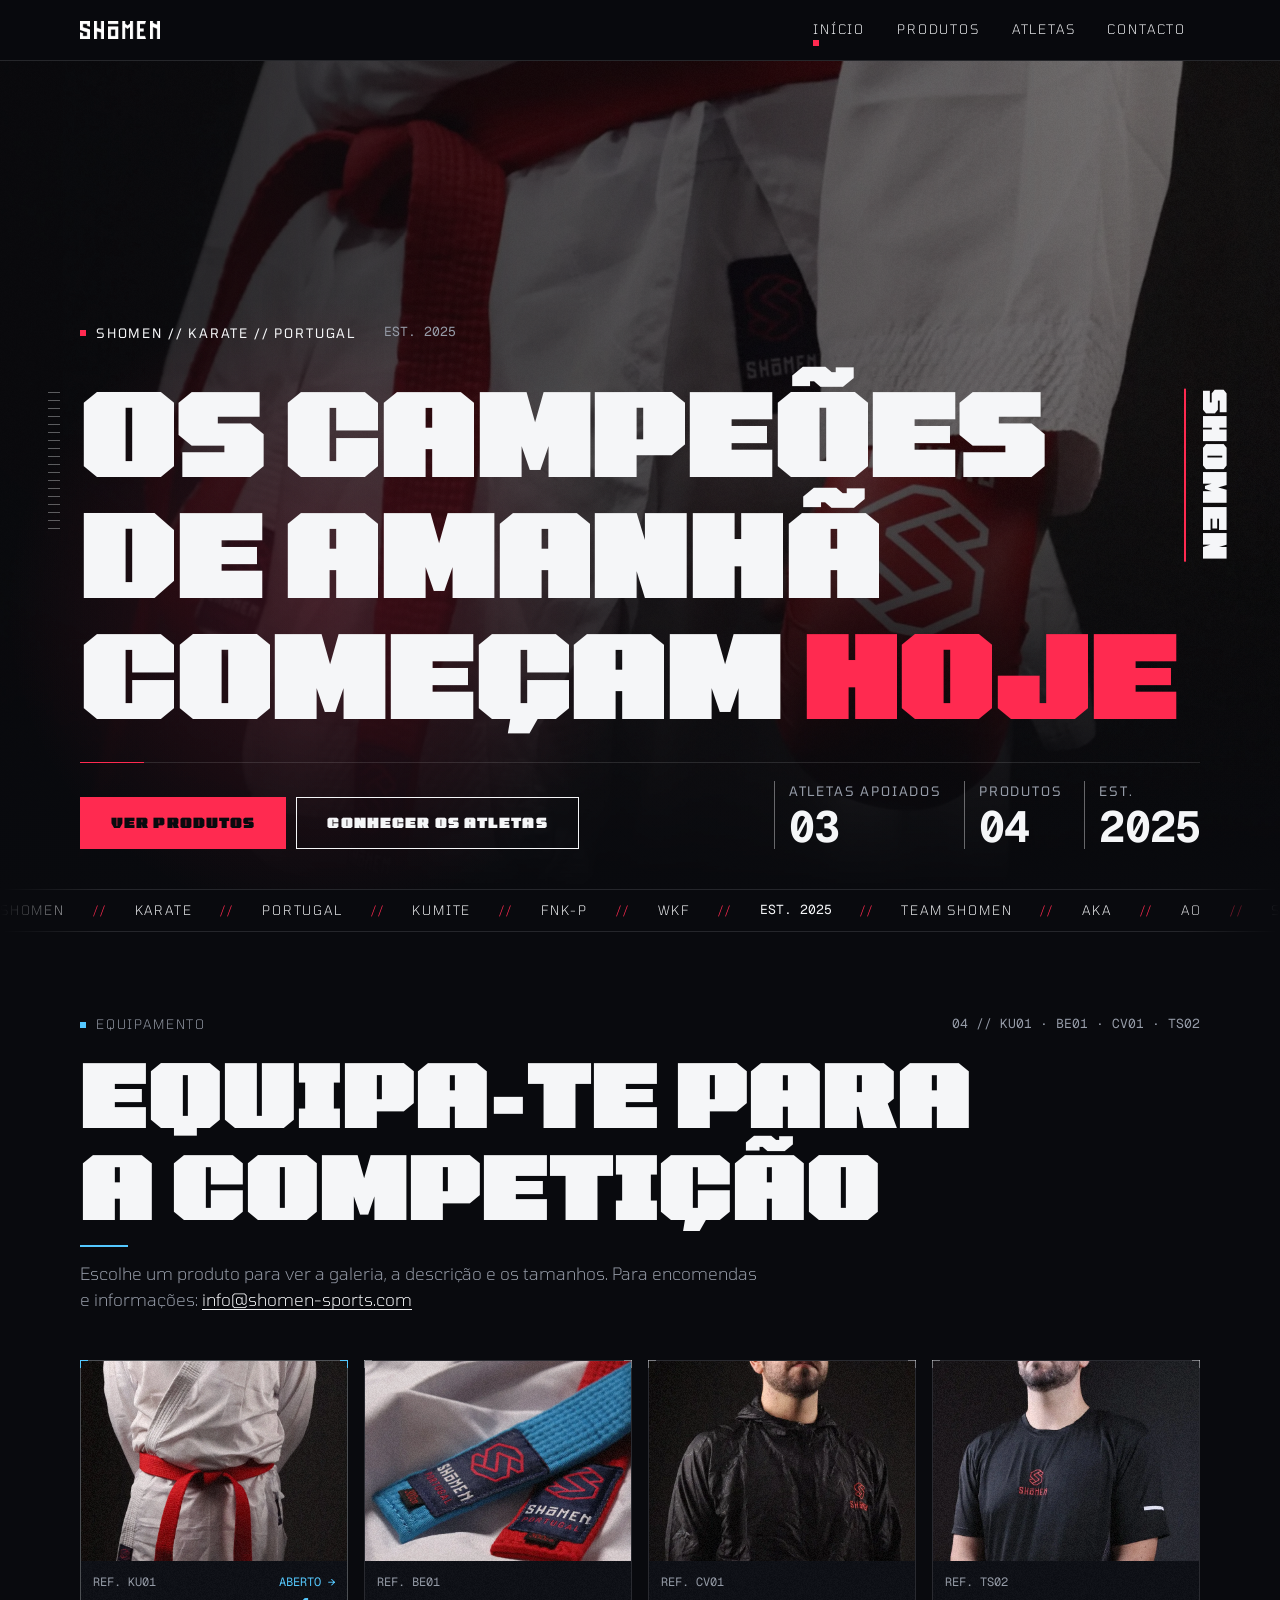
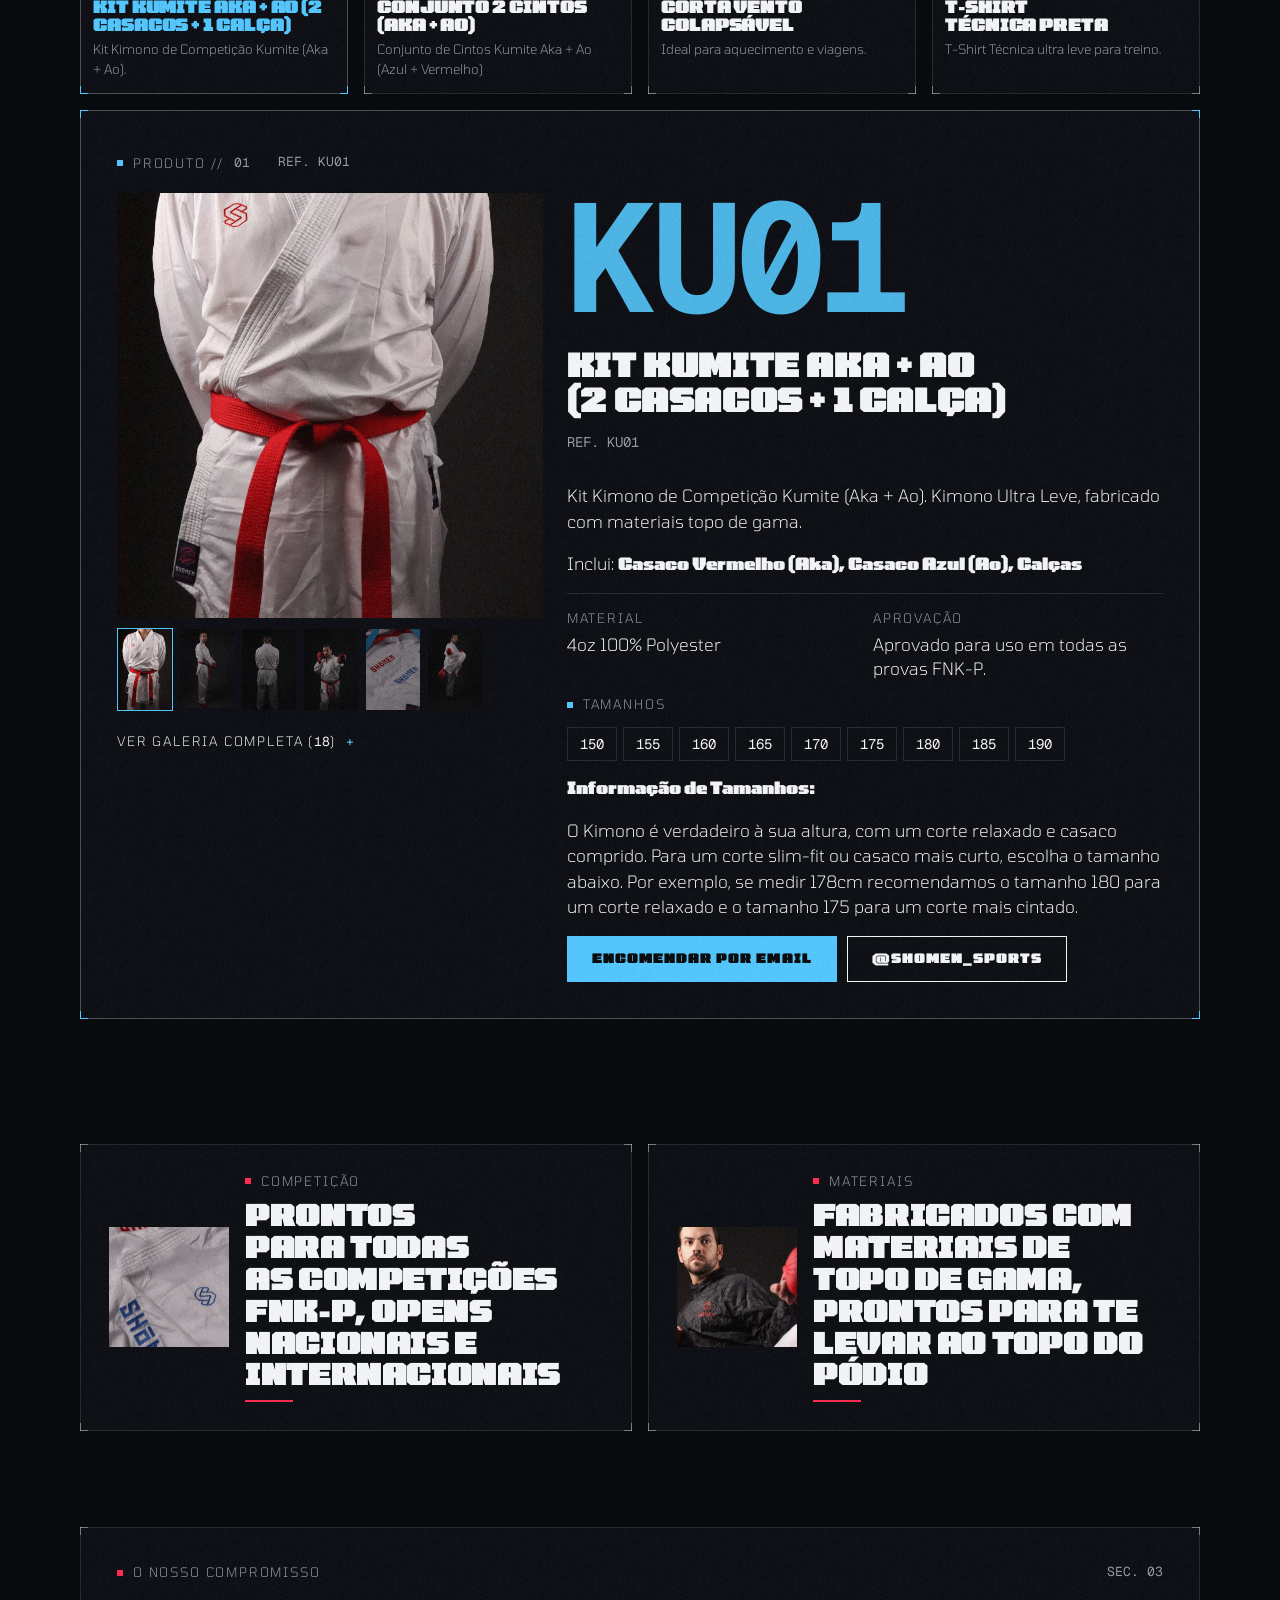
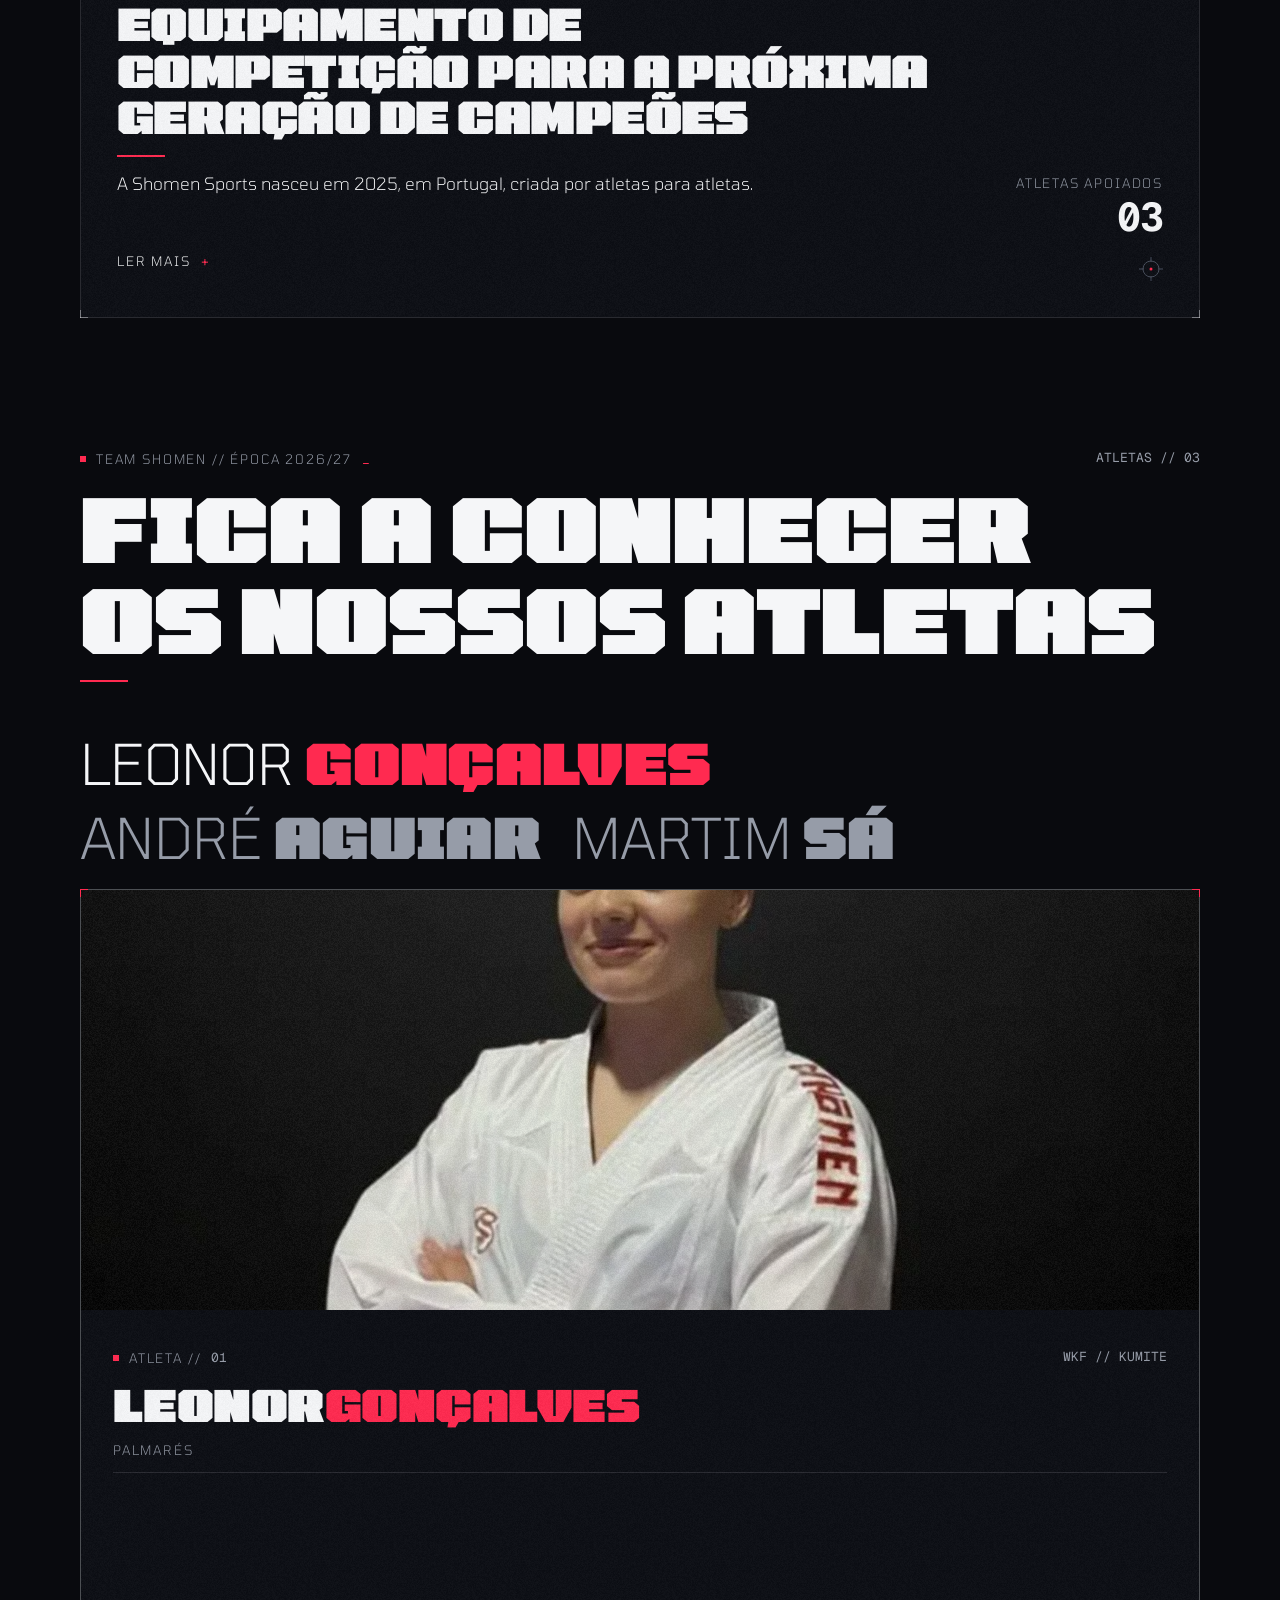
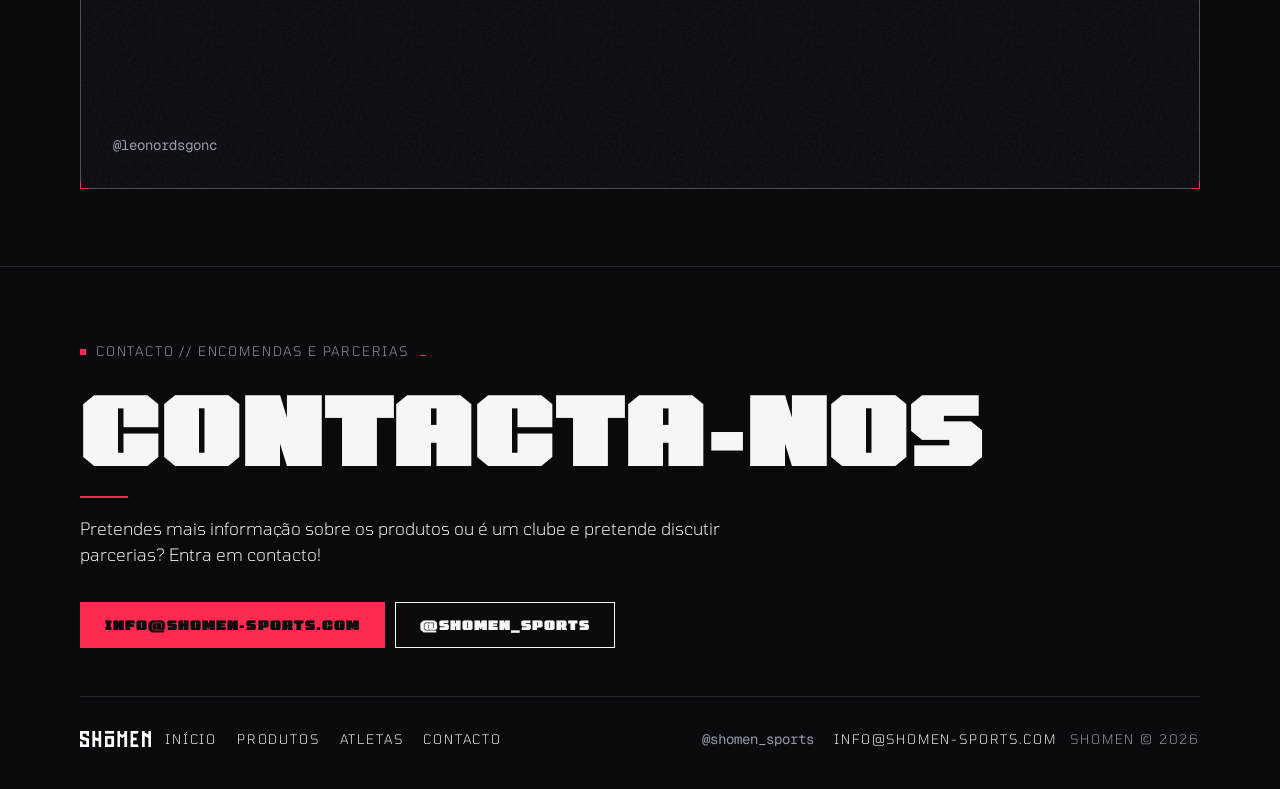
<file: docs/explorations/phase-4/variant-c.html>
<!DOCTYPE html>
<html lang="pt-PT">
<head>
  <meta charset="utf-8">
  <meta name="viewport" content="width=device-width, initial-scale=1">
  <title>Phase 4 — Variant C (Ficha)</title>
  <meta name="robots" content="noindex">
  <link rel="stylesheet" href="_base.css">
  <style>
/* Variant C — "Ficha": top bar, full-bleed hero, products as a tabbed spec sheet (always one open,
   the REF code is the display moment), strip, Compromisso later, athletes as name tabs + detail panel. */
.tiles .tile .photo { aspect-ratio: 4 / 3; }
.tile.is-active { transform: none; }
.tile.is-active::before { --tick: var(--key); }
.tile__btn[aria-expanded="true"] .open::before { content: "ABERTO"; }
.product__display { font-family: var(--font-mono); font-weight: 700; font-size: clamp(64px, 12vw, 160px); line-height: .85; letter-spacing: -.05em; color: var(--key); margin: 0 0 8px; opacity: .9; }
.sheet--athletes .sheet__inner { margin-top: var(--gap); }
.names { list-style: none; margin: 0 0 4px; padding: 0; display: flex; flex-wrap: wrap; gap: 8px 32px; }
.names__btn { border: 0; background: none; padding: 6px 0; cursor: pointer; font-size: clamp(28px, 4.5vw, 56px); color: var(--grey); text-align: left; }
.names__btn .name__first, .names__btn .name__last { display: inline; }
.names__btn .name__first { font-weight: 300; } .names__btn .name__first::after { content: " "; }
.names__btn .name__last { font-weight: 900; }
.names__btn:hover, .names__btn[aria-expanded="true"] { color: var(--white); }
.names__btn[aria-expanded="true"] .name__last { color: var(--key); }
.athlete { display: grid; }
.athlete__photo { aspect-ratio: 4 / 5; }
.athlete__media { position: relative; }
.athlete__body { display: grid; gap: 16px; align-content: start; padding: clamp(18px, 3vw, 32px); }
.name--lg { font-size: clamp(32px, 3.4vw, 52px); }
.name--lg .name__last { color: var(--key); }
@media (min-width: 900px) { .athlete { grid-template-columns: minmax(0, 5fr) minmax(0, 7fr); } .athlete__photo { aspect-ratio: auto; min-height: 420px; } .athlete__photo img { position: absolute; inset: 0; } }
@media (max-width: 899.98px) { .athlete__photo { aspect-ratio: 1; } }

  </style>
</head>
<body data-key="red">
  <a class="skip-link" href="#conteudo">Saltar para o conteúdo</a>
  <div class="progress" aria-hidden="true"></div>
  <header class="nav" id="top">
    <div class="wrap nav__inner" data-reveal>
      <a class="nav__logo" href="#top"><img src="../../../assets/img/originals/union.png" width="960" height="216" alt="Shomen Sports, início da página"></a>
      <button class="nav__toggle" type="button" aria-expanded="false" aria-controls="nav-menu"><span class="nav__toggle-label">Menu</span></button>
    </div>
    <nav class="nav__menu" id="nav-menu" aria-label="Navegação principal">
      <ul class="nav__list">
        <li style="--i: 0"><a class="nav__link" href="#top" aria-current="true" data-spy="top">Início</a></li>
        <li style="--i: 1"><a class="nav__link" href="#produtos" data-spy="produtos">Produtos</a></li>
        <li style="--i: 2"><a class="nav__link" href="#atletas" data-spy="atletas">Atletas</a></li>
        <li style="--i: 3"><a class="nav__link" href="#contacto" data-spy="contacto">Contacto</a></li>
        <li class="nav__dot" aria-hidden="true"></li>
      </ul>
      <div class="nav__menu-foot">
        <p class="micro">SHOMEN // KARATE // PORTUGAL</p>
        <a class="handle" href="https://instagram.com/shomen_sports" rel="noopener">@shomen_sports</a>
      </div>
    </nav>
  </header>

  <main id="conteudo">
    <section class="hero" aria-labelledby="hero-title">
      <div class="photo hero__photo" data-parallax="0.28" data-mouse data-glitch><img src="../../../assets/img/img_5512-1600.webp" srcset="../../../assets/img/img_5512-800.webp 800w, ../../../assets/img/img_5512-1600.webp 1600w" sizes="100vw" width="1600" height="1067" fetchpriority="high" alt="Pormenor de um kimono de kumite branco Shomen com cinto vermelho e luva vermelha"></div>
      <div class="hero__scrim" aria-hidden="true"></div>
      <div class="hero__glow" aria-hidden="true"></div>
      <p class="hero__vword" aria-hidden="true">Shomen</p>
      <div class="hero__ruler" aria-hidden="true"></div>
      <div class="wrap hero__content">
        <div class="stack stack--lg">
          <ul class="microbar microbar--start">
            <li><p class="micro micro--dot micro--white" data-reveal data-type style="--i: 1">SHOMEN // KARATE // PORTUGAL</p></li>
            <li><p class="micro" data-reveal data-type style="--i: 2"><span class="mono">EST. 2025</span></p></li>
          </ul>
          <h1 id="hero-title" class="hero__title">
            <span><span class="w" style="--i: 0">OS</span> <span class="w" style="--i: 1">CAMPEÕES</span></span>
            <span><span class="w" style="--i: 2">DE</span> <span class="w" style="--i: 3">AMANHÃ</span></span>
            <span><span class="w" style="--i: 4">COMEÇAM</span> <span class="w key" style="--i: 5">HOJE</span></span>
          </h1>
          <div class="hero__foot" data-reveal style="--i: 4">
            <hr class="rule hero__rule" aria-hidden="true">
            <div class="hero__bar">
              <div class="actions">
                <a class="btn btn--primary btn--lg" href="#produtos">Ver produtos</a>
                <a class="btn btn--lg" href="#atletas">Conhecer os atletas</a>
              </div>
              <ul class="hero__stats">
                <li class="readout" style="--i: 0"><p class="micro readout__label">Atletas apoiados</p><p class="readout__value" data-settle>03</p></li>
                <li class="readout" style="--i: 1"><p class="micro readout__label">Produtos</p><p class="readout__value" data-settle>04</p></li>
                <li class="readout" style="--i: 2"><p class="micro readout__label">Est.</p><p class="readout__value" data-settle>2025</p></li>
              </ul>
            </div>
          </div>
        </div>
      </div>
    </section>
    <div class="ticker" aria-hidden="true">
      <div class="ticker__track"><span class="micro micro--white"><span>SHOMEN</span><i>//</i><span>KARATE</span><i>//</i><span>PORTUGAL</span><i>//</i><span>KUMITE</span><i>//</i><span>FNK-P</span><i>//</i><span>WKF</span><i>//</i><span class="mono">EST. 2025</span><i>//</i><span>TEAM SHOMEN</span><i>//</i><span>AKA</span><i>//</i><span>AO</span><i>//</i></span><span class="micro micro--white"><span>SHOMEN</span><i>//</i><span>KARATE</span><i>//</i><span>PORTUGAL</span><i>//</i><span>KUMITE</span><i>//</i><span>FNK-P</span><i>//</i><span>WKF</span><i>//</i><span class="mono">EST. 2025</span><i>//</i><span>TEAM SHOMEN</span><i>//</i><span>AKA</span><i>//</i><span>AO</span><i>//</i></span></div>
    </div>
    <section class="section" id="produtos" aria-labelledby="produtos-title" data-key="blue">
      <div class="wrap">
        <div class="section__head" data-reveal="left">
          <ul class="microbar">
            <li><p class="micro micro--dot" data-type>Equipamento</p></li>
            <li><p class="micro"><span class="mono">04 // KU01 · BE01 · CV01 · TS02</span></p></li>
          </ul>
          <h2 id="produtos-title"><span class="nobr">Equipa-te</span> para a competição</h2>
          <hr class="rule rule--key">
          <p class="grey">Escolhe um produto para ver a galeria, a descrição e os tamanhos. Para encomendas e informações: <a href="mailto:info@shomen-sports.com">info@shomen-sports.com</a></p>
        </div>
        <ul class="tiles">
          <li class="panel panel--flush panel--hover tile" data-reveal style="--i: 0">
            <button class="tile__btn" type="button" data-product="kit" aria-expanded="false" aria-controls="prod-kit">
              <span class="photo zoom" data-glitch><img src="../../../assets/img/img_5415-800.webp" srcset="../../../assets/img/img_5415-800.webp 800w, ../../../assets/img/img_5415-1600.webp 1600w" sizes="(min-width: 1280px) 290px, (min-width: 720px) 24vw, 45vw" width="800" height="1200" loading="lazy" alt="Casaco de kimono de kumite branco Shomen com cinto vermelho, visto de frente"></span>
              <span class="tile__body">
                <span class="tile__ref"><span>REF. KU01</span><span class="open"><span>ABRIR</span> →</span></span>
                <span class="tile__name">Kit Kumite Aka + Ao (2 Casacos + 1 Calça)</span>
                <span class="tile__excerpt">Kit Kimono de Competição Kumite (Aka + Ao).</span>
              </span>
            </button>
          </li>
          <li class="panel panel--flush panel--hover tile" data-reveal style="--i: 1">
            <button class="tile__btn" type="button" data-product="cintos" aria-expanded="false" aria-controls="prod-cintos">
              <span class="photo zoom" data-glitch><img src="../../../assets/img/img_5771-800.webp" srcset="../../../assets/img/img_5771-800.webp 800w, ../../../assets/img/img_5771-1600.webp 1600w" sizes="(min-width: 1280px) 290px, (min-width: 720px) 24vw, 45vw" width="800" height="1200" loading="lazy" alt="Cintos de kumite azul e vermelho Shomen sobre um kimono branco"></span>
              <span class="tile__body">
                <span class="tile__ref"><span>REF. BE01</span><span class="open"><span>ABRIR</span> →</span></span>
                <span class="tile__name">Conjunto 2 Cintos (Aka + Ao)</span>
                <span class="tile__excerpt">Conjunto de Cintos Kumite Aka + Ao (Azul + Vermelho)</span>
              </span>
            </button>
          </li>
          <li class="panel panel--flush panel--hover tile" data-reveal style="--i: 2">
            <button class="tile__btn" type="button" data-product="corta-vento" aria-expanded="false" aria-controls="prod-corta-vento">
              <span class="photo zoom"><img class="pos-top" src="../../../assets/img/img_5352-800.webp" srcset="../../../assets/img/img_5352-800.webp 800w, ../../../assets/img/img_5352-1600.webp 1600w" sizes="(min-width: 1280px) 290px, (min-width: 720px) 24vw, 45vw" width="800" height="1200" loading="lazy" alt="Atleta com o corta-vento preto Shomen com capuz, visto de frente"></span>
              <span class="tile__body">
                <span class="tile__ref"><span>REF. CV01</span><span class="open"><span>ABRIR</span> →</span></span>
                <span class="tile__name">Corta Vento Colapsável</span>
                <span class="tile__excerpt">Ideal para aquecimento e viagens.</span>
              </span>
            </button>
          </li>
          <li class="panel panel--flush panel--hover tile" data-reveal style="--i: 3">
            <button class="tile__btn" type="button" data-product="tshirt" aria-expanded="false" aria-controls="prod-tshirt">
              <span class="photo zoom"><img class="pos-top" src="../../../assets/img/img_5312-800.webp" srcset="../../../assets/img/img_5312-800.webp 800w, ../../../assets/img/img_5312-1600.webp 1600w" sizes="(min-width: 1280px) 290px, (min-width: 720px) 24vw, 45vw" width="800" height="1200" loading="lazy" alt="Atleta com a t-shirt técnica preta Shomen, com o logótipo bordado a vermelho no peito"></span>
              <span class="tile__body">
                <span class="tile__ref"><span>REF. TS02</span><span class="open"><span>ABRIR</span> →</span></span>
                <span class="tile__name">T-Shirt Técnica Preta</span>
                <span class="tile__excerpt">T-Shirt Técnica ultra leve para treino.</span>
              </span>
            </button>
          </li>
        </ul>
        <div class="sheet" data-mode="tabs" aria-hidden="true">
          <div class="sheet__clip">
            <div class="sheet__inner">
        <article class="panel product" id="prod-kit" data-id="kit" aria-labelledby="prod-kit-title" hidden>
          <div class="panel__head">
            <ul class="microbar microbar--start">
              <li><p class="micro micro--dot">Produto // <span class="mono">01</span></p></li>
              <li><p class="micro"><span class="mono">REF. KU01</span></p></li>
            </ul>
            
          </div>
          <div class="product__body">
            <div class="product__gallery">
              <a class="product__main-link" href="../../../assets/img/originals/img_5415.jpg" data-main-link>
                <figure class="photo product__main" data-main><img src="../../../assets/img/img_5415-1600.webp" width="800" height="1200" loading="lazy" alt="Casaco de kimono de kumite branco Shomen com cinto vermelho, visto de frente"></figure>
              </a>
              <ul class="thumbs thumbs--short" role="list">
              <li><button type="button" aria-current="true" data-src="../../../assets/img/img_5415-1600.webp" data-full="../../../assets/img/originals/img_5415.jpg" data-alt="Casaco de kimono de kumite branco Shomen com cinto vermelho, visto de frente"><span class="photo"><img src="../../../assets/img/img_5415-800.webp" width="800" height="1200" loading="lazy" alt=""></span></button></li>
              <li><button type="button" data-src="../../../assets/img/processed_dc9eaefadaf14dd7a26b86563fd0d076-1600.webp" data-full="../../../assets/img/originals/processed_dc9eaefadaf14dd7a26b86563fd0d076.jpeg" data-alt="Atleta de perfil com o kimono de kumite Shomen, cinto vermelho e luvas vermelhas"><span class="photo"><img src="../../../assets/img/processed_dc9eaefadaf14dd7a26b86563fd0d076-800.webp" width="800" height="1161" loading="lazy" alt="Atleta de perfil com o kimono de kumite Shomen, cinto vermelho e luvas vermelhas"></span></button></li>
              <li><button type="button" data-src="../../../assets/img/img_5612-1600.webp" data-full="../../../assets/img/originals/img_5612.jpg" data-alt="Atleta de costas com o kimono de kumite Shomen e cinto vermelho"><span class="photo"><img src="../../../assets/img/img_5612-800.webp" width="800" height="1200" loading="lazy" alt="Atleta de costas com o kimono de kumite Shomen e cinto vermelho"></span></button></li>
              <li><button type="button" data-src="../../../assets/img/img_5550-1600.webp" data-full="../../../assets/img/originals/img_5550.jpg" data-alt="Atleta em posição de guarda com o kimono de kumite Shomen e luvas vermelhas"><span class="photo"><img src="../../../assets/img/img_5550-800.webp" width="800" height="1200" loading="lazy" alt="Atleta em posição de guarda com o kimono de kumite Shomen e luvas vermelhas"></span></button></li>
              <li><button type="button" data-src="../../../assets/img/img_5796-1600.webp" data-full="../../../assets/img/originals/img_5796.jpg" data-alt="Kimonos Shomen com as letras bordadas a vermelho e a azul, com cintos vermelho e azul"><span class="photo"><img src="../../../assets/img/img_5796-800.webp" width="800" height="1200" loading="lazy" alt="Kimonos Shomen com as letras bordadas a vermelho e a azul, com cintos vermelho e azul"></span></button></li>
              <li><button type="button" data-src="../../../assets/img/img_5570-1600.webp" data-full="../../../assets/img/originals/img_5570.jpg" data-alt="Atleta a executar um pontapé com o kimono de kumite Shomen"><span class="photo"><img src="../../../assets/img/img_5570-800.webp" width="800" height="1200" loading="lazy" alt="Atleta a executar um pontapé com o kimono de kumite Shomen"></span></button></li>
              <li><button type="button" data-src="../../../assets/img/img_5632-1600.webp" data-full="../../../assets/img/originals/img_5632.jpg" data-alt="Pormenor das letras Shomen bordadas a azul no ombro do casaco"><span class="photo"><img src="../../../assets/img/img_5632-800.webp" width="800" height="1200" loading="lazy" alt="Pormenor das letras Shomen bordadas a azul no ombro do casaco"></span></button></li>
              <li><button type="button" data-src="../../../assets/img/img_5512-1600.webp" data-full="../../../assets/img/originals/img_5512.jpg" data-alt="Pormenor do cinto vermelho e da luva vermelha sobre o kimono Shomen"><span class="photo"><img src="../../../assets/img/img_5512-800.webp" width="800" height="533" loading="lazy" alt="Pormenor do cinto vermelho e da luva vermelha sobre o kimono Shomen"></span></button></li>
              <li><button type="button" data-src="../../../assets/img/processed_8f9180724d1d467d9e040940591ac946-1600.webp" data-full="../../../assets/img/originals/processed_8f9180724d1d467d9e040940591ac946.jpeg" data-alt="Casaco de kimono Shomen com cinto azul e letras bordadas a azul no ombro"><span class="photo"><img src="../../../assets/img/processed_8f9180724d1d467d9e040940591ac946-800.webp" width="800" height="1200" loading="lazy" alt="Casaco de kimono Shomen com cinto azul e letras bordadas a azul no ombro"></span></button></li>
              <li><button type="button" data-src="../../../assets/img/img_5536-1600.webp" data-full="../../../assets/img/originals/img_5536.jpg" data-alt="Pormenor do ombro do casaco com as letras Shomen bordadas a vermelho"><span class="photo"><img src="../../../assets/img/img_5536-800.webp" width="800" height="533" loading="lazy" alt="Pormenor do ombro do casaco com as letras Shomen bordadas a vermelho"></span></button></li>
              <li><button type="button" data-src="../../../assets/img/img_5495-1600.webp" data-full="../../../assets/img/originals/img_5495.jpg" data-alt="Pormenor das calças do kimono Shomen e de uma proteção de pé vermelha"><span class="photo"><img src="../../../assets/img/img_5495-800.webp" width="800" height="533" loading="lazy" alt="Pormenor das calças do kimono Shomen e de uma proteção de pé vermelha"></span></button></li>
              <li><button type="button" data-src="../../../assets/img/img_5480-1600.webp" data-full="../../../assets/img/originals/img_5480.jpg" data-alt="Costas do casaco de kimono Shomen com o logótipo bordado a vermelho na nuca"><span class="photo"><img src="../../../assets/img/img_5480-800.webp" width="800" height="533" loading="lazy" alt="Costas do casaco de kimono Shomen com o logótipo bordado a vermelho na nuca"></span></button></li>
              <li><button type="button" data-src="../../../assets/img/img_5820-1600.webp" data-full="../../../assets/img/originals/img_5820.jpg" data-alt="Pormenor do logótipo Shomen bordado a azul no tecido do kimono"><span class="photo"><img src="../../../assets/img/img_5820-800.webp" width="800" height="1200" loading="lazy" alt="Pormenor do logótipo Shomen bordado a azul no tecido do kimono"></span></button></li>
              <li><button type="button" data-src="../../../assets/img/img_5811-1600.webp" data-full="../../../assets/img/originals/img_5811.jpg" data-alt="Pormenor das letras Shomen bordadas a azul na manga do kimono"><span class="photo"><img src="../../../assets/img/img_5811-800.webp" width="800" height="1200" loading="lazy" alt="Pormenor das letras Shomen bordadas a azul na manga do kimono"></span></button></li>
              <li><button type="button" data-src="../../../assets/img/img_5721-1600.webp" data-full="../../../assets/img/originals/img_5721.jpg" data-alt="Pormenor do logótipo Shomen bordado a vermelho no tecido do kimono"><span class="photo"><img src="../../../assets/img/img_5721-800.webp" width="800" height="1200" loading="lazy" alt="Pormenor do logótipo Shomen bordado a vermelho no tecido do kimono"></span></button></li>
              <li><button type="button" data-src="../../../assets/img/img_5526-1600.webp" data-full="../../../assets/img/originals/img_5526.jpg" data-alt="Atleta com o kimono Shomen a segurar uma luva vermelha"><span class="photo"><img src="../../../assets/img/img_5526-800.webp" width="800" height="533" loading="lazy" alt="Atleta com o kimono Shomen a segurar uma luva vermelha"></span></button></li>
              <li><button type="button" data-src="../../../assets/img/processed_02af34c87ba34c368e00a2afd5454093-1600.webp" data-full="../../../assets/img/originals/processed_02af34c87ba34c368e00a2afd5454093.jpeg" data-alt="Casaco de kimono Shomen com cinto azul, visto de frente"><span class="photo"><img src="../../../assets/img/processed_02af34c87ba34c368e00a2afd5454093-800.webp" width="800" height="1067" loading="lazy" alt="Casaco de kimono Shomen com cinto azul, visto de frente"></span></button></li>
              <li><button type="button" data-src="../../../assets/img/processed_c76006b78dc3481c9e852b006b37e263-1600.webp" data-full="../../../assets/img/originals/processed_c76006b78dc3481c9e852b006b37e263.jpeg" data-alt="Pormenor da gola e do logótipo Shomen bordado a azul nas costas do casaco"><span class="photo"><img src="../../../assets/img/processed_c76006b78dc3481c9e852b006b37e263-800.webp" width="800" height="1200" loading="lazy" alt="Pormenor da gola e do logótipo Shomen bordado a azul nas costas do casaco"></span></button></li>
              </ul>
            <button class="link-btn" type="button" data-gallery><span>Ver galeria completa (<span class="mono">18</span>)</span></button>
            </div>
            <div class="product__info">
              <p class="product__display mono" aria-hidden="true">KU01</p>
              <h2 class="product__name" id="prod-kit-title">Kit Kumite Aka + Ao (2 Casacos + 1 Calça)</h2>
              <p class="product__ref">REF. KU01</p>
              <div><p>Kit Kimono de Competição Kumite (Aka + Ao). Kimono Ultra Leve, fabricado com materiais topo de gama.</p><p>Inclui: <strong>Casaco Vermelho (Aka), Casaco Azul (Ao), Calças</strong></p></div>
              <div class="spec"><div class="readout readout--text"><p class="micro readout__label">Material</p><p class="readout__value">4oz 100% Polyester</p></div><div class="readout readout--text"><p class="micro readout__label">Aprovação</p><p class="readout__value">Aprovado para uso em todas as provas FNK-P.</p></div></div>
              <div class="stack"><p class="micro micro--dot">Tamanhos</p><ul class="chips"><li class="chip">150</li><li class="chip">155</li><li class="chip">160</li><li class="chip">165</li><li class="chip">170</li><li class="chip">175</li><li class="chip">180</li><li class="chip">185</li><li class="chip">190</li></ul><div><p><strong>Informação de Tamanhos:</strong></p><p>O Kimono é verdadeiro à sua altura, com um corte relaxado e casaco comprido. Para um corte slim-fit ou casaco mais curto, escolha o tamanho abaixo. Por exemplo, se medir 178cm recomendamos o tamanho 180 para um corte relaxado e o tamanho 175 para um corte mais cintado.</p></div></div>
              <div class="actions">
                <a class="btn btn--primary" href="mailto:info@shomen-sports.com?subject=Kit%20Kumite%20Aka%20%2B%20Ao%20(REF.%20KU01)">Encomendar por email</a>
                <a class="btn" href="https://instagram.com/shomen_sports" rel="noopener">@shomen_sports</a>
              </div>
            </div>
          </div>
        </article>
        <article class="panel product" id="prod-cintos" data-id="cintos" aria-labelledby="prod-cintos-title" hidden>
          <div class="panel__head">
            <ul class="microbar microbar--start">
              <li><p class="micro micro--dot">Produto // <span class="mono">02</span></p></li>
              <li><p class="micro"><span class="mono">REF. BE01</span></p></li>
            </ul>
            
          </div>
          <div class="product__body">
            <div class="product__gallery">
              <a class="product__main-link" href="../../../assets/img/originals/img_5771.jpg" data-main-link>
                <figure class="photo product__main" data-main><img src="../../../assets/img/img_5771-1600.webp" width="800" height="1200" loading="lazy" alt="Cintos de kumite azul e vermelho Shomen sobre um kimono branco"></figure>
              </a>
              <ul class="thumbs thumbs--short" role="list">
              <li><button type="button" aria-current="true" data-src="../../../assets/img/img_5771-1600.webp" data-full="../../../assets/img/originals/img_5771.jpg" data-alt="Cintos de kumite azul e vermelho Shomen sobre um kimono branco"><span class="photo"><img src="../../../assets/img/img_5771-800.webp" width="800" height="1200" loading="lazy" alt=""></span></button></li>
              <li><button type="button" data-src="../../../assets/img/20250913_1801521-1600.webp" data-full="../../../assets/img/originals/20250913_1801521.jpg" data-alt="Cinto vermelho Shomen com etiqueta bordada"><span class="photo"><img src="../../../assets/img/20250913_1801521-800.webp" width="765" height="765" loading="lazy" alt="Cinto vermelho Shomen com etiqueta bordada"></span></button></li>
              <li><button type="button" data-src="../../../assets/img/20250913_1801181-min-1600.webp" data-full="../../../assets/img/originals/20250913_1801181-min.jpg" data-alt="Cinto azul Shomen com etiqueta bordada"><span class="photo"><img src="../../../assets/img/20250913_1801181-min-800.webp" width="800" height="800" loading="lazy" alt="Cinto azul Shomen com etiqueta bordada"></span></button></li>
              <li><button type="button" data-src="../../../assets/img/img_5651-1600.webp" data-full="../../../assets/img/originals/img_5651.jpg" data-alt="Cinto azul Shomen atado sobre o kimono, com a etiqueta visível"><span class="photo"><img src="../../../assets/img/img_5651-800.webp" width="800" height="1200" loading="lazy" alt="Cinto azul Shomen atado sobre o kimono, com a etiqueta visível"></span></button></li>
              <li><button type="button" data-src="../../../assets/img/img_5423-1600.webp" data-full="../../../assets/img/originals/img_5423.jpg" data-alt="Cinto vermelho atado sobre o kimono Shomen, com a etiqueta Shomen Portugal"><span class="photo"><img src="../../../assets/img/img_5423-800.webp" width="800" height="1200" loading="lazy" alt="Cinto vermelho atado sobre o kimono Shomen, com a etiqueta Shomen Portugal"></span></button></li>
              <li><button type="button" data-src="../../../assets/img/img_5769-1600.webp" data-full="../../../assets/img/originals/img_5769.jpg" data-alt="Cintos azul e vermelho Shomen com etiquetas bordadas, sobre um kimono"><span class="photo"><img src="../../../assets/img/img_5769-800.webp" width="800" height="1200" loading="lazy" alt="Cintos azul e vermelho Shomen com etiquetas bordadas, sobre um kimono"></span></button></li>
              </ul>
            </div>
            <div class="product__info">
              <p class="product__display mono" aria-hidden="true">BE01</p>
              <h2 class="product__name" id="prod-cintos-title">Conjunto 2 Cintos (Aka + Ao)</h2>
              <p class="product__ref">REF. BE01</p>
              <div><p>Conjunto de Cintos Kumite Aka + Ao (Azul + Vermelho)</p></div>
              
              <div class="stack"><p class="micro micro--dot">Tamanhos</p><ul class="chips"><li class="chip">280cm</li><li class="chip">300cm</li></ul></div>
              <div class="actions">
                <a class="btn btn--primary" href="mailto:info@shomen-sports.com?subject=Conjunto%202%20Cintos%20(REF.%20BE01)">Encomendar por email</a>
                <a class="btn" href="https://instagram.com/shomen_sports" rel="noopener">@shomen_sports</a>
              </div>
            </div>
          </div>
        </article>
        <article class="panel product" id="prod-corta-vento" data-id="corta-vento" aria-labelledby="prod-corta-vento-title" hidden>
          <div class="panel__head">
            <ul class="microbar microbar--start">
              <li><p class="micro micro--dot">Produto // <span class="mono">03</span></p></li>
              <li><p class="micro"><span class="mono">REF. CV01</span></p></li>
            </ul>
            
          </div>
          <div class="product__body">
            <div class="product__gallery">
              <a class="product__main-link" href="../../../assets/img/originals/img_5352.jpg" data-main-link>
                <figure class="photo product__main" data-main><img class="pos-top" src="../../../assets/img/img_5352-1600.webp" width="800" height="1200" loading="lazy" alt="Atleta com o corta-vento preto Shomen com capuz, visto de frente"></figure>
              </a>
              <ul class="thumbs thumbs--short" role="list">
              <li><button type="button" aria-current="true" data-src="../../../assets/img/img_5352-1600.webp" data-full="../../../assets/img/originals/img_5352.jpg" data-alt="Atleta com o corta-vento preto Shomen com capuz, visto de frente"><span class="photo"><img class="pos-top" src="../../../assets/img/img_5352-800.webp" width="800" height="1200" loading="lazy" alt=""></span></button></li>
              <li><button type="button" data-src="../../../assets/img/img_5363-1600.webp" data-full="../../../assets/img/originals/img_5363.jpg" data-alt="Pormenor do logótipo Shomen a vermelho no peito do corta-vento"><span class="photo"><img src="../../../assets/img/img_5363-800.webp" width="800" height="533" loading="lazy" alt="Pormenor do logótipo Shomen a vermelho no peito do corta-vento"></span></button></li>
              <li><button type="button" data-src="../../../assets/img/img_5377-1600.webp" data-full="../../../assets/img/originals/img_5377.jpg" data-alt="Atleta a executar um pontapé com o corta-vento Shomen e luvas vermelhas"><span class="photo"><img src="../../../assets/img/img_5377-800.webp" width="800" height="1200" loading="lazy" alt="Atleta a executar um pontapé com o corta-vento Shomen e luvas vermelhas"></span></button></li>
              <li><button type="button" data-src="../../../assets/img/img_5349-1600.webp" data-full="../../../assets/img/originals/img_5349.jpg" data-alt="Pormenor do logótipo e da palavra Shomen a vermelho no corta-vento preto"><span class="photo"><img src="../../../assets/img/img_5349-800.webp" width="800" height="533" loading="lazy" alt="Pormenor do logótipo e da palavra Shomen a vermelho no corta-vento preto"></span></button></li>
              <li><button type="button" data-src="../../../assets/img/img_5386-1600.webp" data-full="../../../assets/img/originals/img_5386.jpg" data-alt="Atleta em posição de guarda com o corta-vento Shomen e luvas vermelhas"><span class="photo"><img src="../../../assets/img/img_5386-800.webp" width="800" height="1200" loading="lazy" alt="Atleta em posição de guarda com o corta-vento Shomen e luvas vermelhas"></span></button></li>
              <li><button type="button" data-src="../../../assets/img/img_5389-1600.webp" data-full="../../../assets/img/originals/img_5389.jpg" data-alt="Pormenor do tecido preto do corta-vento Shomen"><span class="photo"><img src="../../../assets/img/img_5389-800.webp" width="800" height="533" loading="lazy" alt="Pormenor do tecido preto do corta-vento Shomen"></span></button></li>
              </ul>
            </div>
            <div class="product__info">
              <p class="product__display mono" aria-hidden="true">CV01</p>
              <h2 class="product__name" id="prod-corta-vento-title">Corta Vento Colapsável</h2>
              <p class="product__ref">REF. CV01</p>
              <div><p><!-- TODO: typo? Leve -->Corta Vento Ultra Level, Colapsável. Ideal para aquecimento e viagens.</p></div>
              
              
              <div class="actions">
                <a class="btn btn--primary" href="mailto:info@shomen-sports.com?subject=Corta%20Vento%20Colaps%C3%A1vel%20(REF.%20CV01)">Encomendar por email</a>
                <a class="btn" href="https://instagram.com/shomen_sports" rel="noopener">@shomen_sports</a>
              </div>
            </div>
          </div>
        </article>
        <article class="panel product" id="prod-tshirt" data-id="tshirt" aria-labelledby="prod-tshirt-title" hidden>
          <div class="panel__head">
            <ul class="microbar microbar--start">
              <li><p class="micro micro--dot">Produto // <span class="mono">04</span></p></li>
              <li><p class="micro"><span class="mono">REF. TS02</span></p></li>
            </ul>
            
          </div>
          <div class="product__body">
            <div class="product__gallery">
              <a class="product__main-link" href="../../../assets/img/originals/img_5312.jpg" data-main-link>
                <figure class="photo product__main" data-main><img class="pos-top" src="../../../assets/img/img_5312-1600.webp" width="800" height="1200" loading="lazy" alt="Atleta com a t-shirt técnica preta Shomen, com o logótipo bordado a vermelho no peito"></figure>
              </a>
              <ul class="thumbs thumbs--short" role="list">
              <li><button type="button" aria-current="true" data-src="../../../assets/img/img_5312-1600.webp" data-full="../../../assets/img/originals/img_5312.jpg" data-alt="Atleta com a t-shirt técnica preta Shomen, com o logótipo bordado a vermelho no peito"><span class="photo"><img class="pos-top" src="../../../assets/img/img_5312-800.webp" width="800" height="1200" loading="lazy" alt=""></span></button></li>
              <li><button type="button" data-src="../../../assets/img/img_5300-1600.webp" data-full="../../../assets/img/originals/img_5300.jpg" data-alt="Atleta de frente com a t-shirt técnica preta Shomen"><span class="photo"><img src="../../../assets/img/img_5300-800.webp" width="800" height="1200" loading="lazy" alt="Atleta de frente com a t-shirt técnica preta Shomen"></span></button></li>
              <li><button type="button" data-src="../../../assets/img/img_5321-1600.webp" data-full="../../../assets/img/originals/img_5321.jpg" data-alt="Atleta de costas com a t-shirt técnica preta Shomen"><span class="photo"><img src="../../../assets/img/img_5321-800.webp" width="800" height="1200" loading="lazy" alt="Atleta de costas com a t-shirt técnica preta Shomen"></span></button></li>
              </ul>
            </div>
            <div class="product__info">
              <p class="product__display mono" aria-hidden="true">TS02</p>
              <h2 class="product__name" id="prod-tshirt-title">T-Shirt Técnica Preta</h2>
              <p class="product__ref">REF. TS02</p>
              <div><p>T-Shirt Técnica ultra leve para treino.</p><p>Logotipo Bordado para facilidade nas lavagens.</p></div>
              <div class="spec"><div class="readout readout--text"><p class="micro readout__label">Tecido</p><p class="readout__value">Polyester</p></div></div>
              
              <div class="actions">
                <a class="btn btn--primary" href="mailto:info@shomen-sports.com?subject=T-Shirt%20T%C3%A9cnica%20Preta%20(REF.%20TS02)">Encomendar por email</a>
                <a class="btn" href="https://instagram.com/shomen_sports" rel="noopener">@shomen_sports</a>
              </div>
            </div>
          </div>
        </article>
            </div>
          </div>
        </div>
      </div>
    </section>
    <section class="section section--tight" aria-label="Competição e materiais">
      <div class="wrap strip">
        <div class="panel panel--flush statement" data-reveal="left">
          <div class="photo photo--1x1 parallax" data-parallax="0.1" data-glitch><img src="../../../assets/img/img_5811-800.webp" width="800" height="1200" loading="lazy" alt="Pormenor das letras Shomen bordadas a azul na manga de um kimono branco"></div>
          <div class="statement__body">
            <p class="micro micro--dot" data-type>Competição</p>
            <h2 class="h2--band">prontos para TODAS AS COMPETIÇÕES<br>FNK-P, OPENS nacionais e internacionais</h2>
            <hr class="rule rule--key">
          </div>
        </div>
        <div class="panel panel--flush statement" data-reveal="right" style="--i: 1">
          <div class="photo photo--1x1 parallax" data-parallax="0.1"><img class="pos-20" src="../../../assets/img/img_5377-800.webp" width="800" height="1200" loading="lazy" alt="Atleta a executar um pontapé com o corta-vento preto Shomen e luvas vermelhas"></div>
          <div class="statement__body">
            <p class="micro micro--dot" data-type>Materiais</p>
            <h2 class="h2--band">FABRICADOS COM MATERIAIS DE TOPO DE GAMA,<br>PRONTOS PARA TE LEVAR AO TOPO DO pÓDIO</h2>
            <hr class="rule rule--key">
          </div>
        </div>
      </div>
    </section>
    <!-- TODO: copy for Pedro's review (Phase 3 draft: no prize-money claim; focus on equipment quality and the next generation) -->
    <section class="section section--tight" id="compromisso" aria-labelledby="compromisso-title">
      <div class="wrap">
        <div class="panel" data-reveal>
          <div class="panel__head">
            <p class="micro micro--dot" data-type>O NOSSO COMPROMISSO</p>
            <p class="micro"><span class="mono">SEC. 03</span></p>
          </div>
          <div class="fact">
            <div class="fact__copy">
              <h2 id="compromisso-title" class="h2--band">Equipamento de competição para a próxima geração de campeões</h2>
              <hr class="rule rule--key">
              <p>A Shomen Sports nasceu em 2025, em Portugal, criada por atletas para atletas.</p>
              <div class="more" id="compromisso-more" hidden>
                <div>
                  <p>O nosso compromisso é produzir equipamento de kumite de alta qualidade, aprovado para competição, para que cada jovem atleta suba ao tatami com o material que o seu talento merece.</p>
                  <p>Apoiamos uma equipa de jovens atletas de nível de seleção nacional e trabalhamos para envolver e fazer crescer a próxima geração de campeões do karate português.</p>
                </div>
              </div>
              <button class="link-btn" type="button" aria-expanded="false" aria-controls="compromisso-more" data-toggle="compromisso-more" data-labels="Ler mais|Ler menos"><span>Ler mais</span></button>
            </div>
            <div class="fact__aside">
              <div class="readout"><p class="micro readout__label">Atletas apoiados</p><p class="readout__value" data-settle>03</p></div>
              <svg class="reticle" viewBox="0 0 24 24" aria-hidden="true" focusable="false"><circle cx="12" cy="12" r="8"/><g class="reticle__arms"><line x1="12" y1="0" x2="12" y2="5"/><line x1="12" y1="19" x2="12" y2="24"/><line x1="0" y1="12" x2="5" y2="12"/><line x1="19" y1="12" x2="24" y2="12"/></g><circle class="reticle__dot" cx="12" cy="12" r="1.5"/></svg>
            </div>
          </div>
        </div>
      </div>
    </section>
    <section class="section" id="atletas" aria-labelledby="atletas-title">
      <div class="wrap">
        <div class="section__head" data-reveal="left">
          <ul class="microbar">
            <li><p class="micro micro--dot" data-type>TEAM SHOMEN // ÉPOCA 2026/27</p></li>
            <li><p class="micro"><span class="mono">ATLETAS // 03</span></p></li>
          </ul>
          <h2 id="atletas-title">FIca A CONHECER OS NOSSOS ATLETAS</h2>
          <hr class="rule rule--key">
        </div>
        <ul class="names" data-reveal>
          <li><button class="name names__btn" type="button" data-product="leonor-goncalves" aria-expanded="false" aria-controls="ath-leonor-goncalves"><span class="name__first">Leonor</span><span class="name__last">Gonçalves</span></button></li>
          <li><button class="name names__btn" type="button" data-product="andre-aguiar" aria-expanded="false" aria-controls="ath-andre-aguiar"><span class="name__first">André</span><span class="name__last">Aguiar</span></button></li>
          <li><button class="name names__btn" type="button" data-product="martim-sa" aria-expanded="false" aria-controls="ath-martim-sa"><span class="name__first">Martim</span><span class="name__last">Sá</span></button></li>
        </ul>
        <div class="sheet sheet--athletes" data-mode="tabs" data-group="athletes" aria-hidden="true"><div class="sheet__clip"><div class="sheet__inner">
          <article class="panel panel--flush athlete product" id="ath-leonor-goncalves" data-id="leonor-goncalves" data-key="red" hidden>
            <div class="photo athlete__photo parallax zoom" data-parallax="0.08"><img src="../../../assets/img/whatsapp-image-2025-10-30-at-11.12.51_52007c1a-800.webp" srcset="../../../assets/img/whatsapp-image-2025-10-30-at-11.12.51_52007c1a-800.webp 800w, ../../../assets/img/whatsapp-image-2025-10-30-at-11.12.51_52007c1a-1600.webp 896w" sizes="(min-width: 900px) 40vw, calc(100vw - 32px)" width="800" height="1029" loading="lazy" alt="Leonor Gonçalves de braços cruzados, com kimono Shomen e cinto vermelho"></div>
            <div class="athlete__body">
              <ul class="microbar"><li><p class="micro micro--dot">Atleta // <span class="mono">01</span></p></li><li><p class="micro"><span class="mono">WKF // KUMITE</span></p></li></ul>
              <h3 class="name name--lg product__name"><span class="name__first">Leonor</span><span class="name__last">Gonçalves</span></h3>
              <div class="stack"><p class="micro">Palmarés</p><ul class="readouts"><li style="--i: 0"><span class="val">#1</span><span class="lab">WKF Ranking Junior <span class="mono">-53kg</span></span></li><li style="--i: 1"><span class="val">#1</span><span class="lab">WKF Ranking All Time Cadete <span class="mono">-54kg</span></span></li><li style="--i: 2"><span class="val">7x</span><span class="lab">Vencedora Karate1 Youth League</span></li><li style="--i: 3"><span class="val">5º</span><span class="lab">Lugar Campeonato do Mundo WKF</span></li><li style="--i: 4"><span class="val">7x</span><span class="lab">Campeã Nacional FNK-P</span></li><li style="--i: 5"><span class="val">2x</span><span class="lab">Vencedora Taça de Portugal FNK-P</span></li></ul></div>
              <a class="handle" href="https://www.instagram.com/leonordsgonc" rel="noopener">@leonordsgonc</a>
            </div>
          </article>
          <article class="panel panel--flush athlete product" id="ath-andre-aguiar" data-id="andre-aguiar" data-key="blue" hidden>
            <div class="photo athlete__photo parallax zoom" data-parallax="0.08"><img class="pos-top" src="../../../assets/img/whatsapp-image-2025-10-29-at-23.29.41_64179326-800.webp" srcset="../../../assets/img/whatsapp-image-2025-10-29-at-23.29.41_64179326-800.webp 800w, ../../../assets/img/whatsapp-image-2025-10-29-at-23.29.41_64179326-1600.webp 896w" sizes="(min-width: 900px) 40vw, calc(100vw - 32px)" width="800" height="1429" loading="lazy" alt="André Aguiar de fato azul a segurar um troféu"></div>
            <div class="athlete__body">
              <ul class="microbar"><li><p class="micro micro--dot">Atleta // <span class="mono">02</span></p></li><li><p class="micro"><span class="mono">WKF // KUMITE</span></p></li></ul>
              <h3 class="name name--lg product__name"><span class="name__first">André</span><span class="name__last">Aguiar</span></h3>
              <div class="stack"><p class="micro">Palmarés</p><ul class="readouts"><li style="--i: 0"><span class="val"></span><span class="lab">Vencedor Karate1 Youth League Guadalajara <span class="mono">2025</span> Cadete <span class="mono">+70kg</span></span></li><li style="--i: 1"><span class="val"></span><span class="lab">Medalhista Karate1 Youth League Monterrey <span class="mono">2025</span> Junior <span class="mono">+76kg</span></span></li><li style="--i: 2"><span class="val"></span><span class="lab">Campeão Nacional FNK-P</span></li><li style="--i: 3"><span class="val">2x</span><span class="lab">Vencedor da Taça de Portugal FNK-P</span></li><li style="--i: 4"><span class="val"></span><span class="lab">Vencedor Taça da Liga FNK-P</span></li></ul></div>
              <!-- TODO: confirm André's Instagram handle (_aguiar05._ on the old site vs aguiar05. in the brief) --><a class="handle" href="https://www.instagram.com/_aguiar05._/" rel="noopener">@_aguiar05._</a>
            </div>
          </article>
          <article class="panel panel--flush athlete product" id="ath-martim-sa" data-id="martim-sa" data-key="red" hidden>
            <div class="photo athlete__photo parallax zoom" data-parallax="0.08"><img class="pos-top" src="../../../assets/img/whatsapp-image-2025-10-29-at-08.45.16_3fd8c6dc-800.webp" srcset="../../../assets/img/whatsapp-image-2025-10-29-at-08.45.16_3fd8c6dc-800.webp 800w, ../../../assets/img/whatsapp-image-2025-10-29-at-08.45.16_3fd8c6dc-1600.webp 1200w" sizes="(min-width: 900px) 40vw, calc(100vw - 32px)" width="800" height="1067" loading="lazy" alt="Martim Sá em cima do tatami, com o corta-vento Shomen e o punho levantado"></div>
            <div class="athlete__body">
              <ul class="microbar"><li><p class="micro micro--dot">Atleta // <span class="mono">03</span></p></li></ul>
              <h3 class="name name--lg product__name"><span class="name__first">Martim</span><span class="name__last">Sá</span></h3>
              <div class="stack"><p class="micro">Palmarés</p><ul class="readouts"><li style="--i: 0"><span class="val">5º</span><span class="lab">Lugar Open Lisboa <span class="mono">2025</span></span></li></ul></div>
              <!-- TODO: Martim's Instagram (the old site linked Leonor's profile here by mistake) -->
            </div>
          </article>
        </div></div></div>
      </div>
    </section>
    <footer class="footband" id="contacto" aria-labelledby="contacto-title">
      <div class="wrap">
        <div class="contact" data-reveal>
          <p class="micro micro--dot" data-type>Contacto // encomendas e parcerias</p>
          <h2 id="contacto-title" class="h2 nobr">CONTACTa-NOS</h2>
          <hr class="rule rule--key">
          <p>Pretendes mais informação sobre os produtos ou é um clube e pretende discutir parcerias? Entra em contacto!</p>
          <div class="actions">
            <a class="btn btn--primary" href="mailto:info@shomen-sports.com">info@shomen-sports.com</a>
            <a class="btn" href="https://instagram.com/shomen_sports" rel="noopener">@shomen_sports</a>
          </div>
        </div>
        <div class="footer__meta">
          <a class="footer__logo" href="#top"><img src="../../../assets/img/originals/union.png" width="960" height="216" alt="Shomen Sports, início da página"></a>
          <nav class="footer__nav" aria-label="Rodapé">
            <ul>
              <li><a class="micro micro--white" href="#top">Início</a></li>
              <li><a class="micro micro--white" href="#produtos">Produtos</a></li>
              <li><a class="micro micro--white" href="#atletas">Atletas</a></li>
              <li><a class="micro micro--white" href="#contacto">Contacto</a></li>
            </ul>
          </nav>
          <address class="footer__links">
            <ul>
              <li><a class="handle" href="https://instagram.com/shomen_sports" rel="noopener">@shomen_sports</a></li>
              <li><a class="micro micro--white" href="mailto:info@shomen-sports.com">info@shomen-sports.com</a></li>
            </ul>
          </address>
          <p class="micro footer__copy">SHOMEN © 2026</p>
        </div>
      </div>
    </footer>
  </main>
  <dialog class="modal" id="galeria" data-key="blue" aria-labelledby="galeria-title">
    <div class="panel modal__panel">
      <div class="modal__head">
        <div class="stack"><p class="micro micro--dot">Galeria completa</p><h2 class="h3" id="galeria-title" data-gallery-title>Produto</h2></div>
        <button class="btn btn--ghost modal__close" type="button" data-close>Fechar</button>
      </div>
      <ul class="modal__grid"></ul>
    </div>
  </dialog>
  <script src="_base.js"></script>
</body>
</html>
</file>
<file: archive/phase-1/assets/css/style.css>
/* ==========================================================================
   Shomen Sports — Phase 1 stylesheet (content + layout only).
   No animations, no transitions, no gradients, no shadows. Plain hovers only.
   Colour tokens come from the old site's theme: see the tokens document in docs/
   ========================================================================== */

@font-face {
  font-family: "Inter";
  src: url("../fonts/InterVariable.woff2") format("woff2");
  font-weight: 100 900;
  font-style: normal;
  font-display: swap;
}

:root {
  /* Theme values extracted from the old site (raw HSL triplets) */
  --black-hsl: 235.71, 70%, 3.92%;    /* #030411 */
  --white-hsl: 60, 9.09%, 97.84%;     /* #FAFAF9 */
  --accent-hsl: 349.04, 100%, 54.9%;  /* #FF1943 */

  /* Site palette (derivations documented in the tokens document in docs/) */
  --color-bg: hsl(var(--black-hsl));
  --color-card: hsl(235.71, 70%, 8.92%);     /* black, lightness +5 → #070927 */
  --color-border: hsl(235.71, 70%, 15.92%);  /* black, lightness +12 → #0C1045 */
  --color-text: hsl(var(--white-hsl));
  --color-text-muted: hsla(var(--white-hsl), 0.72);
  --color-accent: hsl(var(--accent-hsl));
  --color-on-accent: hsl(var(--white-hsl));
  --color-overlay: hsla(var(--black-hsl), 0.6);

  /* Type */
  --font-sans: "Inter", system-ui, -apple-system, "Segoe UI", Roboto, sans-serif;
  --text-small: 0.875rem;
  --text-0: clamp(1rem, 0.93rem + 0.3vw, 1.125rem);       /* body 16–18px */
  --text-1: clamp(1.125rem, 1.05rem + 0.4vw, 1.375rem);
  --text-2: clamp(1.375rem, 1.2rem + 0.9vw, 1.875rem);
  --text-3: clamp(1.75rem, 1.35rem + 1.9vw, 2.75rem);
  --text-4: clamp(2.25rem, 1.5rem + 3.5vw, 4.25rem);

  /* Layout */
  --max-width: 1100px;
  --gutter: 16px;
  --gap: 24px;
  --tap: 44px;
  --space-section: clamp(3rem, 2rem + 4vw, 6rem);
  --space-block: clamp(1.5rem, 1rem + 2vw, 2.5rem);
}

/* --------------------------------------------------------------------------
   Base
   -------------------------------------------------------------------------- */

*,
*::before,
*::after {
  box-sizing: border-box;
}

html {
  -webkit-text-size-adjust: 100%;
}

body {
  margin: 0;
  background: var(--color-bg);
  color: var(--color-text);
  font-family: var(--font-sans);
  font-size: var(--text-0);
  font-weight: 400;
  line-height: 1.6;
  overflow-wrap: anywhere;
}

img {
  display: block;
  max-width: 100%;
  height: auto;
}

a {
  color: var(--color-accent);
  text-underline-offset: 0.15em;
}

a:hover {
  text-decoration-thickness: 2px;
}

h1,
h2,
h3,
h4 {
  margin: 0 0 0.5em;
  font-weight: 800;
  line-height: 1.1;
  letter-spacing: -0.01em;
  text-wrap: balance;
}

h1 {
  font-size: var(--text-4);
  text-transform: uppercase;
}

h2 {
  font-size: var(--text-3);
  text-transform: uppercase;
}

h3 {
  font-size: var(--text-2);
  font-weight: 700;
}

p,
ul {
  margin: 0 0 1em;
}

ul {
  padding-left: 1.2em;
}

figure {
  margin: 0;
}

address {
  font-style: normal;
}

.visually-hidden {
  position: absolute;
  width: 1px;
  height: 1px;
  margin: -1px;
  padding: 0;
  overflow: hidden;
  clip: rect(0 0 0 0);
  white-space: nowrap;
  border: 0;
}

.skip-link {
  position: absolute;
  left: var(--gutter);
  top: -100px;
  z-index: 20;
  padding: 12px 16px;
  background: var(--color-accent);
  color: var(--color-on-accent);
  font-weight: 700;
}

.skip-link:focus {
  top: var(--gutter);
}

.container {
  max-width: var(--max-width);
  margin-inline: auto;
  padding-inline: var(--gutter);
}

/* --------------------------------------------------------------------------
   Header + navigation
   -------------------------------------------------------------------------- */

.site-header {
  position: sticky;
  top: 0;
  z-index: 10;
  background: var(--color-bg);
  border-bottom: 1px solid var(--color-border);
}

.site-header .container {
  position: relative;
  display: flex;
  align-items: center;
  justify-content: space-between;
  gap: var(--gap);
  min-height: 64px;
}

.brand {
  display: inline-flex;
  align-items: center;
  min-height: var(--tap);
}

.brand img {
  width: auto;
  height: 22px;
}

.nav-toggle {
  display: none;
  align-items: center;
  min-width: var(--tap);
  min-height: var(--tap);
  padding: 0 14px;
  border: 1px solid var(--color-border);
  background: transparent;
  color: var(--color-text);
  font: inherit;
  font-size: var(--text-small);
  font-weight: 700;
  letter-spacing: 0.06em;
  text-transform: uppercase;
  cursor: pointer;
}

.nav-toggle:hover {
  border-color: var(--color-text);
}

.site-nav ul {
  display: flex;
  gap: 4px;
  margin: 0;
  padding: 0;
  list-style: none;
}

.site-nav a {
  display: inline-flex;
  align-items: center;
  min-height: var(--tap);
  padding: 0 12px;
  color: var(--color-text);
  font-size: var(--text-small);
  font-weight: 700;
  letter-spacing: 0.06em;
  text-transform: uppercase;
  text-decoration: none;
}

.site-nav a:hover {
  text-decoration: underline;
}

.site-nav a[aria-current="page"] {
  color: var(--color-accent);
}

@media (max-width: 719.98px) {
  .nav-toggle {
    display: inline-flex;
  }

  .site-nav {
    display: none;
    position: absolute;
    left: 0;
    right: 0;
    top: 100%;
    background: var(--color-bg);
    border-bottom: 1px solid var(--color-border);
  }

  .site-nav.is-open {
    display: block;
  }

  .site-nav ul {
    flex-direction: column;
    padding: 8px var(--gutter) 16px;
  }

  .site-nav a {
    display: flex;
    padding-inline: 0;
  }
}

/* --------------------------------------------------------------------------
   Buttons + small labels
   -------------------------------------------------------------------------- */

.btn {
  display: inline-flex;
  align-items: center;
  justify-content: center;
  min-height: var(--tap);
  padding: 10px 24px;
  border: 1px solid var(--color-accent);
  background: var(--color-accent);
  color: var(--color-on-accent);
  font-size: var(--text-small);
  font-weight: 700;
  letter-spacing: 0.04em;
  text-align: center;
  text-transform: uppercase;
  text-decoration: none;
}

.btn:hover {
  text-decoration: underline;
}

.btn-secondary {
  border-color: var(--color-text);
  background: transparent;
  color: var(--color-text);
}

.actions {
  display: flex;
  flex-wrap: wrap;
  gap: 12px;
}

.eyebrow {
  display: block;
  margin-bottom: 0.5em;
  color: var(--color-accent);
  font-size: var(--text-small);
  font-weight: 700;
  letter-spacing: 0.08em;
  text-transform: uppercase;
}

/* --------------------------------------------------------------------------
   Sections
   -------------------------------------------------------------------------- */

.section {
  padding-block: var(--space-section);
}

.section + .section {
  border-top: 1px solid var(--color-border);
}

.section-header {
  margin-bottom: var(--space-block);
}

.section-header h1,
.section-header h2 {
  margin-bottom: 0.25em;
}

.section-header p {
  max-width: 65ch;
}

.prose {
  max-width: 65ch;
}

.prose p:last-child {
  margin-bottom: 0;
}

.section-footer {
  margin-top: var(--space-block);
}

/* --------------------------------------------------------------------------
   Hero
   -------------------------------------------------------------------------- */

.hero {
  position: relative;
  display: grid;
  min-height: min(80vh, 720px);
  isolation: isolate;
}

.hero-bg {
  position: absolute;
  inset: 0;
  z-index: -2;
  width: 100%;
  height: 100%;
  object-fit: cover;
  object-position: 51% 8%;
}

.hero::before {
  content: "";
  position: absolute;
  inset: 0;
  z-index: -1;
  background: var(--color-overlay);
}

.hero .container {
  align-self: center;
  padding-block: var(--space-section);
  text-align: center;
}

.hero-lockup {
  width: min(320px, 70vw);
  margin: 0 auto var(--space-block);
}

.hero h1 {
  margin-bottom: var(--space-block);
}

.hero .actions {
  justify-content: center;
}

/* --------------------------------------------------------------------------
   Grid + cards
   -------------------------------------------------------------------------- */

.grid {
  display: grid;
  grid-template-columns: repeat(auto-fit, minmax(280px, 1fr));
  gap: var(--gap);
  margin: 0;
  padding: 0;
  list-style: none;
}

/* Four-card teaser: narrower minimum so all four fit across at the 1100px max width */
.grid-4 {
  grid-template-columns: repeat(auto-fit, minmax(240px, 1fr));
}

.card {
  display: flex;
  flex-direction: column;
  background: var(--color-card);
  border: 1px solid var(--color-border);
}

.card-link {
  display: flex;
  flex-direction: column;
  height: 100%;
  color: inherit;
  text-decoration: none;
}

.card-link:hover .card-title {
  text-decoration: underline;
}

.card-media img {
  width: 100%;
  aspect-ratio: 4 / 5;
  object-fit: cover;
  object-position: 50% 50%;
}

.card-body {
  padding: 20px;
}

.card-body > :last-child {
  margin-bottom: 0;
}

.card-title {
  margin-bottom: 0.4em;
  font-size: var(--text-1);
  text-transform: uppercase;
}

.card-body a:not(.btn) {
  display: inline-flex;
  align-items: center;
  min-height: var(--tap);
}

/* Photos where the subject's head sits near the top edge */
img.pos-top {
  object-position: 50% 12%;
}

/* --------------------------------------------------------------------------
   Statement bands (photo + heading)
   -------------------------------------------------------------------------- */

.band {
  display: grid;
  align-items: center;
  gap: var(--gap);
}

.band + .band {
  margin-top: var(--space-section);
}

.band-media img {
  width: 100%;
  aspect-ratio: 4 / 5;
  object-fit: cover;
}

.band h2 {
  margin: 0;
}

@media (min-width: 720px) {
  .band {
    grid-template-columns: 1fr 1fr;
    gap: calc(var(--gap) * 2);
  }

  .band-reverse .band-media {
    order: 2;
  }
}

/* --------------------------------------------------------------------------
   Photo strip
   -------------------------------------------------------------------------- */

.strip {
  display: grid;
  grid-template-columns: repeat(2, 1fr);
  gap: 12px;
  margin: 0 0 var(--space-block);
  padding: 0;
  list-style: none;
}

.strip img {
  width: 100%;
  aspect-ratio: 1;
  object-fit: cover;
}

@media (min-width: 720px) {
  .strip {
    grid-template-columns: repeat(4, 1fr);
  }
}

/* --------------------------------------------------------------------------
   Contact
   -------------------------------------------------------------------------- */

.contact {
  text-align: center;
}

.contact .prose {
  margin-inline: auto;
}

.contact .actions {
  justify-content: center;
  margin-top: var(--space-block);
}

/* --------------------------------------------------------------------------
   Products
   -------------------------------------------------------------------------- */

.product {
  display: grid;
  gap: var(--gap);
  padding: var(--gutter);
  background: var(--color-card);
  border: 1px solid var(--color-border);
}

.product + .product {
  margin-top: var(--gap);
}

.gallery-main a {
  display: block;
}

.gallery-main img {
  width: 100%;
  aspect-ratio: 4 / 5;
  object-fit: cover;
}

.gallery-main figcaption {
  margin-top: 8px;
  color: var(--color-text-muted);
  font-size: var(--text-small);
}

.thumbs {
  display: grid;
  grid-template-columns: repeat(auto-fill, minmax(72px, 1fr));
  gap: 8px;
  margin: 12px 0 0;
  padding: 0;
  list-style: none;
}

.thumbs a {
  display: block;
  border: 1px solid var(--color-border);
}

.thumbs a:hover {
  border-color: var(--color-accent);
}

.thumbs img {
  width: 100%;
  aspect-ratio: 1;
  object-fit: cover;
  object-position: 50% 20%;
}

.product-title {
  font-size: var(--text-2);
  text-transform: uppercase;
}

.product-desc p:last-child {
  margin-bottom: 0;
}

.sizes {
  margin-top: var(--space-block);
  padding-top: var(--space-block);
  border-top: 1px solid var(--color-border);
}

.sizes p {
  margin: 0;
}

@media (min-width: 720px) {
  .product {
    grid-template-columns: 1fr 1fr;
    gap: calc(var(--gap) * 1.5);
    padding: 24px;
  }
}

/* --------------------------------------------------------------------------
   Athletes
   -------------------------------------------------------------------------- */

.athlete ul {
  padding-left: 1.1em;
}

/* --------------------------------------------------------------------------
   Footer
   -------------------------------------------------------------------------- */

.site-footer {
  padding-block: var(--space-block);
  border-top: 1px solid var(--color-border);
  font-size: var(--text-small);
}

.site-footer .container {
  display: grid;
  align-items: center;
  gap: 8px var(--gap);
}

.site-footer .brand img {
  height: 18px;
}

.footer-nav ul,
.footer-links ul {
  display: flex;
  flex-wrap: wrap;
  gap: 0 16px;
  margin: 0;
  padding: 0;
  list-style: none;
}

.footer-nav a,
.footer-links a {
  display: inline-flex;
  align-items: center;
  min-height: var(--tap);
  color: var(--color-text);
}

.footer-nav a {
  font-weight: 700;
  letter-spacing: 0.06em;
  text-transform: uppercase;
  text-decoration: none;
}

.footer-nav a:hover {
  text-decoration: underline;
}

.copyright {
  margin: 0;
  color: var(--color-text-muted);
  letter-spacing: 0.06em;
  text-transform: uppercase;
}

@media (min-width: 720px) {
  .site-footer .container {
    grid-template-columns: auto 1fr auto;
  }

  .footer-nav {
    justify-self: center;
  }

  .copyright {
    grid-column: 1 / -1;
  }
}
</file>
<file: archive/phase-2/assets/css/hud.css>
/* ==========================================================================
   SHOMEN HUD — Phase 2 component kit. Replaces the Phase 1 stylesheet.
   Tokens from the brand's HUD spec (shomen-engine/specs/hud-spec.md).
   Rules baked in here:
   - White does the talking. One key colour per page via [data-key] on <body>
     (Início red, Produtos blue, Atletas red+green per athlete). Yellow only as
     a 2–4 px micro-accent. Grey/dim only for secondary text and rules.
   - Tomorrow 300 Light + 900 Black (400 Regular only for copy over photos).
     Geist Mono only for numbers and codes.
   - Square corners everywhere. None of the video-only FX from the post engine.
   - Grain (2.8 % noise) on every photo and panel via ::after.
   ========================================================================== */

@font-face { font-family: "Tomorrow"; src: url("../fonts/Tomorrow-Light.woff2") format("woff2"); font-weight: 300; font-style: normal; font-display: swap; }
@font-face { font-family: "Tomorrow"; src: url("../fonts/Tomorrow-Regular.woff2") format("woff2"); font-weight: 400; font-style: normal; font-display: swap; }
@font-face { font-family: "Tomorrow"; src: url("../fonts/Tomorrow-Black.woff2") format("woff2"); font-weight: 900; font-style: normal; font-display: swap; }
@font-face { font-family: "Geist Mono"; src: url("../fonts/GeistMono-Regular.woff2") format("woff2"); font-weight: 400; font-style: normal; font-display: swap; }
@font-face { font-family: "Geist Mono"; src: url("../fonts/GeistMono-Bold.woff2") format("woff2"); font-weight: 700; font-style: normal; font-display: swap; }

:root {
  --bg: #090A0E;
  --panel: rgba(14, 16, 22, .85);
  --panel-solid: #0E1016;
  --white: #F5F6F8;
  --grey: #969CA8;
  --dim: #464C5A;
  --red: #FF2A50;
  --blue: #54C8FF;
  --green: #22E080;
  --yellow: #FFD23F;
  --line: rgba(245, 246, 248, .12);
  --tick: rgba(245, 246, 248, .4);
  --key: var(--red);

  --font-sans: "Tomorrow", system-ui, -apple-system, "Segoe UI", sans-serif;
  --font-mono: "Geist Mono", ui-monospace, "SFMono-Regular", Menlo, monospace;

  /* Type scale — obvious jumps: 150 / 88 / 48 / 34 / 18 / 13 */
  --fs-hero: clamp(56px, 12vw, 150px);
  --fs-h2: clamp(36px, 7vw, 88px);
  --fs-h2-band: clamp(28px, 4.2vw, 52px);
  --fs-h3: 34px;
  --fs-body: 18px;
  --fs-micro: 13px;
  --track-micro: .14em;

  --max: 1200px;
  --gutter: clamp(16px, 4vw, 40px);
  --gap: 24px;
  --space: clamp(64px, 10vw, 140px);
  --space-sm: clamp(32px, 5vw, 64px);
  --nav-h: 64px;
  --ease: cubic-bezier(.2, .8, .2, 1);
}

[data-key="red"] { --key: var(--red); }
[data-key="blue"] { --key: var(--blue); }
[data-key="green"] { --key: var(--green); }

/* --------------------------------------------------------------------------
   Base
   -------------------------------------------------------------------------- */

*, *::before, *::after { box-sizing: border-box; border-radius: 0; }

html { -webkit-text-size-adjust: 100%; scroll-padding-top: calc(var(--nav-h) + 16px); }

body {
  margin: 0;
  background: var(--bg);
  color: var(--white);
  font-family: var(--font-sans);
  font-weight: 300;
  font-size: var(--fs-body);
  line-height: 1.55;
  overflow-wrap: anywhere;
}

html.menu-open, html.menu-open body { overflow: hidden; }

img { display: block; max-width: 100%; height: auto; }
figure { margin: 0; }
address { font-style: normal; }
p { margin: 0 0 1em; max-width: 64ch; }
p:last-child { margin-bottom: 0; }
strong { font-weight: 900; }

h1, h2, h3, .h1, .h2, .h3, .name {
  margin: 0;
  font-weight: 900;
  line-height: .95;
  letter-spacing: -.01em;
  text-transform: uppercase;
  text-wrap: balance;
  overflow-wrap: normal;
}
h1, .h1 { font-size: var(--fs-hero); letter-spacing: -.015em; }
h2, .h2 { font-size: var(--fs-h2); }
h3, .h3 { font-size: var(--fs-h3); }
.h2--band { font-size: var(--fs-h2-band); }

a { color: var(--white); text-underline-offset: .18em; text-decoration-thickness: 1px; }
a:hover { color: var(--key); }
:focus-visible { outline: 2px solid var(--key); outline-offset: 3px; }

.mono { font-family: var(--font-mono); letter-spacing: 0; font-weight: 400; }
.regular { font-weight: 400; }
.key { color: var(--key); }
.grey { color: var(--grey); }

.visually-hidden {
  position: absolute; width: 1px; height: 1px; margin: -1px; padding: 0;
  overflow: hidden; clip: rect(0 0 0 0); white-space: nowrap; border: 0;
}

.skip-link {
  position: absolute; left: var(--gutter); top: -100px; z-index: 100;
  padding: 12px 16px; background: var(--white); color: var(--bg);
  font-weight: 900; text-transform: uppercase; letter-spacing: .08em; font-size: 13px;
}
.skip-link:focus { top: 12px; }

.wrap { max-width: var(--max); margin-inline: auto; padding-inline: var(--gutter); }
.section { padding-block: var(--space); }
.section--tight { padding-block: var(--space-sm); }
.section__head { display: grid; gap: 20px; margin-bottom: var(--space-sm); }
.section__head--center { justify-items: center; text-align: center; }
.stack { display: grid; gap: 16px; }
.stack--lg { gap: 32px; }

/* --------------------------------------------------------------------------
   Grain (always on, over photos and panels)
   -------------------------------------------------------------------------- */

.grain { position: relative; }
.grain::after, .panel::after, .photo::after {
  content: "";
  position: absolute;
  inset: 0;
  z-index: 2;
  background: url("../img/grain.png") repeat 0 0 / 256px 256px;
  opacity: .028;
  pointer-events: none;
}

/* --------------------------------------------------------------------------
   Micro-labels, rules, readouts, chips, reticle
   -------------------------------------------------------------------------- */

.micro {
  display: inline-flex;
  align-items: center;
  gap: 10px;
  margin: 0;
  color: var(--grey);
  font-family: var(--font-sans);
  font-weight: 300;
  font-size: var(--fs-micro);
  letter-spacing: var(--track-micro);
  line-height: 1.3;
  text-transform: uppercase;
}
.micro--white { color: var(--white); }
.micro--dot::before { content: ""; flex: none; width: 6px; height: 6px; background: var(--key); }
.micro--tick::before { content: ""; flex: none; width: 3px; height: 12px; background: var(--yellow); }
.micro .mono { font-size: 13px; }

.microbar {
  display: flex;
  flex-wrap: wrap;
  align-items: center;
  justify-content: space-between;
  gap: 12px 32px;
  list-style: none;
  margin: 0;
  padding: 0;
}
.microbar--start { justify-content: flex-start; }
.microbar--end { justify-content: flex-end; }

.rule { border: 0; margin: 0; height: 1px; width: 100%; background: var(--line); }
.rule--key { height: 2px; width: 48px; max-width: 48px; background: var(--key); }
.rule--vertical { width: 1px; height: 100%; }

.readout { display: grid; gap: 8px; align-content: start; }
.readout__label { color: var(--grey); }
.readout__value {
  font-family: var(--font-mono);
  font-weight: 700;
  font-size: clamp(28px, 4vw, 40px);
  line-height: 1;
  color: var(--white);
  letter-spacing: -.02em;
}
.readout__value .key { color: var(--key); }
.readout--sm .readout__value { font-size: 18px; font-weight: 400; letter-spacing: 0; }
.readout--text .readout__value { font-family: var(--font-sans); font-weight: 300; font-size: 18px; letter-spacing: 0; line-height: 1.4; }
.hero .micro { font-weight: 400; }
.readout--end { text-align: right; justify-items: end; }

.readouts { list-style: none; margin: 0; padding: 0; border-top: 1px solid var(--line); }
.readouts li {
  display: grid;
  grid-template-columns: 64px 1fr;
  gap: 16px;
  align-items: baseline;
  padding: 12px 0;
  border-bottom: 1px solid var(--line);
}
.readouts .val { font-family: var(--font-mono); font-weight: 700; font-size: 22px; line-height: 1; color: var(--white); }
.readouts .val:empty::before { content: "\2014"; color: var(--dim); }
.readouts .lab { font-weight: 300; font-size: 15px; letter-spacing: .08em; text-transform: uppercase; line-height: 1.35; }

.chips { display: flex; flex-wrap: wrap; gap: 8px; list-style: none; margin: 0; padding: 0; }
.chip {
  display: inline-flex; align-items: center; justify-content: center;
  min-height: 36px; padding: 0 12px;
  border: 1px solid var(--line);
  font-family: var(--font-mono); font-size: 14px; line-height: 1; color: var(--white);
}
.chip--key { border-color: var(--key); color: var(--key); }

.reticle { display: block; width: 24px; height: 24px; color: var(--dim); flex: none; }
.reticle circle, .reticle line { stroke: currentColor; stroke-width: 1; fill: none; }
.reticle .reticle__dot { fill: var(--yellow); stroke: none; }

.handle { font-family: var(--font-mono); font-size: 14px; color: var(--grey); text-decoration: none; }
.handle:hover { color: var(--key); text-decoration: underline; }

/* --------------------------------------------------------------------------
   Panel — 1 px line border, four 8 px corner ticks, grain
   -------------------------------------------------------------------------- */

.panel {
  position: relative;
  background: var(--panel);
  border: 1px solid var(--line);
  padding: clamp(20px, 3vw, 40px);
}
.panel--flush { padding: 0; }
.panel::before {
  content: "";
  position: absolute;
  inset: -1px;
  z-index: 3;
  pointer-events: none;
  background-image:
    linear-gradient(var(--tick), var(--tick)), linear-gradient(var(--tick), var(--tick)),
    linear-gradient(var(--tick), var(--tick)), linear-gradient(var(--tick), var(--tick)),
    linear-gradient(var(--tick), var(--tick)), linear-gradient(var(--tick), var(--tick)),
    linear-gradient(var(--tick), var(--tick)), linear-gradient(var(--tick), var(--tick));
  background-size: 8px 1px, 1px 8px, 8px 1px, 1px 8px, 8px 1px, 1px 8px, 8px 1px, 1px 8px;
  background-position: 0 0, 0 0, 100% 0, 100% 0, 0 100%, 0 100%, 100% 100%, 100% 100%;
  background-repeat: no-repeat;
}
.panel > * { position: relative; z-index: 1; }
.panel__head { display: flex; flex-wrap: wrap; justify-content: space-between; align-items: center; gap: 12px 24px; margin-bottom: 24px; }

/* --------------------------------------------------------------------------
   Photo
   -------------------------------------------------------------------------- */

.photo { position: relative; overflow: hidden; background: var(--panel-solid); }
.photo img { width: 100%; height: 100%; object-fit: cover; object-position: 50% 50%; }
.photo--fade::before {
  content: "";
  position: absolute;
  inset: 0;
  z-index: 1;
  background: linear-gradient(transparent 40%, var(--bg));
  pointer-events: none;
}
.photo--vignette::before {
  content: "";
  position: absolute;
  inset: 0;
  z-index: 1;
  background: linear-gradient(to top, rgba(9, 10, 14, .85), transparent 45%);
  pointer-events: none;
}
img.pos-top { object-position: 50% 10%; }
img.pos-top-20 { object-position: 50% 20%; }
.photo--4x5 { aspect-ratio: 4 / 5; }
.photo--1x1 { aspect-ratio: 1; }
.photo--3x2 { aspect-ratio: 3 / 2; }

/* --------------------------------------------------------------------------
   Buttons
   -------------------------------------------------------------------------- */

.btn {
  display: inline-flex;
  align-items: center;
  justify-content: center;
  gap: 12px;
  min-height: 48px;
  padding: 0 28px;
  border: 1px solid var(--white);
  background: transparent;
  color: var(--white);
  font-family: var(--font-sans);
  font-weight: 900;
  font-size: 14px;
  line-height: 1;
  letter-spacing: .08em;
  text-transform: uppercase;
  text-decoration: none;
  text-align: center;
  cursor: pointer;
  transition: background-color .2s var(--ease), color .2s var(--ease), border-color .2s var(--ease);
}
.btn:hover, .btn:focus-visible { background: var(--white); border-color: var(--white); color: var(--bg); }
.btn--primary { background: var(--key); border-color: var(--key); color: var(--bg); }
.btn--primary:hover, .btn--primary:focus-visible { background: var(--white); border-color: var(--white); color: var(--bg); }
.btn--block { width: 100%; }
.actions { display: flex; flex-wrap: wrap; gap: 12px; }
.actions--center { justify-content: center; }

/* --------------------------------------------------------------------------
   Navigation
   -------------------------------------------------------------------------- */

.nav {
  position: sticky;
  top: 0;
  z-index: 50;
  isolation: isolate;
  border-bottom: 1px solid var(--line);
}
/* The blur lives on a pseudo-element: a backdrop-filter on .nav itself would make it the
   containing block for the fixed mobile overlay. */
.nav::before {
  content: "";
  position: absolute;
  inset: 0;
  z-index: -1;
  background: rgba(9, 10, 14, .92);
  -webkit-backdrop-filter: blur(12px);
  backdrop-filter: blur(12px);
}
.nav__inner { position: relative; z-index: 41; display: flex; align-items: center; justify-content: space-between; gap: 24px; min-height: var(--nav-h); }
/* The menu is a direct child of .nav (not of the animated .nav__inner) so the mobile overlay
   is never trapped inside a transformed ancestor. On desktop it sits in the bar, right-aligned. */
.nav__menu { position: absolute; top: 0; right: max(var(--gutter), calc((100% - var(--max)) / 2 + var(--gutter))); height: var(--nav-h); display: flex; align-items: center; z-index: 42; }
.nav__logo { display: inline-flex; align-items: center; min-height: 44px; }
.nav__logo img { height: 20px; width: auto; }
.nav__list { display: flex; gap: 4px; list-style: none; margin: 0; padding: 0; }
.nav__link {
  display: inline-flex; align-items: center; gap: 10px;
  min-height: 44px; padding: 0 14px;
  color: var(--white);
  font-weight: 300; font-size: 14px; letter-spacing: var(--track-micro); text-transform: uppercase;
  text-decoration: none;
}
.nav__link:hover { color: var(--white); text-decoration: underline; }
.nav__link[aria-current="page"]::before { content: ""; width: 6px; height: 6px; background: var(--key); }
.nav__toggle {
  display: none;
  align-items: center; justify-content: center;
  min-width: 48px; min-height: 48px; padding: 0 16px;
  border: 1px solid var(--line); background: transparent; color: var(--white);
  font-family: var(--font-sans); font-weight: 300; font-size: 13px; letter-spacing: var(--track-micro); text-transform: uppercase;
  cursor: pointer;
}
.nav__toggle:hover { border-color: var(--white); }
.nav__menu-foot { display: none; }

@media (max-width: 719.98px) {
  .nav__toggle { display: inline-flex; }
  .nav__menu {
    position: fixed; inset: 0; z-index: 40; height: auto; right: 0;
    display: none;
    flex-direction: column; justify-content: center; align-items: stretch;
    padding: calc(var(--nav-h) + 24px) var(--gutter) 40px;
    background: rgba(9, 10, 14, .96);
  }
  .nav__menu.is-open { display: flex; }
  .nav__list { flex-direction: column; gap: 8px; }
  .nav__link { display: flex; padding: 0; min-height: 60px; font-weight: 900; font-size: 46px; letter-spacing: -.01em; line-height: 1; }
  .nav__link[aria-current="page"]::before { width: 10px; height: 10px; }
  .nav__menu-foot { display: grid; gap: 12px; margin-top: 40px; }
}

/* --------------------------------------------------------------------------
   Layout pieces
   -------------------------------------------------------------------------- */

.grid { display: grid; gap: var(--gap); list-style: none; margin: 0; padding: 0; }
.grid--4 { grid-template-columns: repeat(auto-fit, minmax(240px, 1fr)); }
.grid--3 { grid-template-columns: repeat(auto-fit, minmax(280px, 1fr)); }
.grid--2 { grid-template-columns: repeat(auto-fit, minmax(300px, 1fr)); }

/* Hero */
.hero { position: relative; display: grid; align-items: end; min-height: min(92vh, 860px); overflow: hidden; }
.hero .hero__photo { position: absolute; inset: 0; }
.hero .hero__photo img { object-position: 51% 8%; }
.hero__content { position: relative; z-index: 3; width: 100%; padding-block: var(--space) 56px; display: grid; gap: 28px; }
/* Three stacked lines: cap the hero size so the longest line fits the 1200px wrap at desktop widths */
.hero__title { font-size: min(var(--fs-hero), 7.8vw); }
.hero__title > span { display: block; }
.hero__foot { display: flex; flex-wrap: wrap; justify-content: space-between; align-items: flex-end; gap: 24px; }
.hero__vword {
  display: none;
  position: absolute; right: var(--gutter); top: 50%; z-index: 3;
  transform: translateY(-50%);
  writing-mode: vertical-rl;
  font-weight: 900; font-size: 34px; letter-spacing: .04em; text-transform: uppercase; line-height: 1;
  color: var(--white);
  padding-left: 14px;
  border-left: 2px solid var(--key);
}
.hero__readouts { display: flex; flex-wrap: wrap; gap: 24px 40px; align-items: flex-end; }
@media (min-width: 960px) {
  .hero__vword { display: block; right: calc(var(--gutter) + 8px); }
  .hero__readouts { justify-content: flex-end; text-align: right; }
}

/* Tile (product teaser) */
.tile { display: flex; flex-direction: column; }
.tile > a { color: inherit; text-decoration: none; display: flex; flex-direction: column; height: 100%; }
.tile .photo { aspect-ratio: 4 / 5; }
.tile__body { padding: 20px; display: grid; gap: 8px; align-content: start; }
.tile__name { font-size: 22px; font-weight: 900; text-transform: uppercase; line-height: 1.05; letter-spacing: -.01em; margin: 0; }
.tile__ref { font-family: var(--font-mono); font-size: 13px; color: var(--grey); }
.tile__excerpt { font-size: 15px; color: var(--grey); margin: 4px 0 0; }
.tile > a:hover .tile__name { color: var(--key); }

/* Statement band */
.band { display: grid; gap: var(--gap); align-items: center; }
.band + .band { margin-top: var(--space-sm); }
.band .photo { aspect-ratio: 4 / 5; }
.band__body { display: grid; gap: 20px; }
@media (min-width: 720px) {
  .band { grid-template-columns: 5fr 7fr; gap: calc(var(--gap) * 2); }
}

/* Photo strip */
.strip { display: grid; grid-template-columns: repeat(2, 1fr); gap: 12px; list-style: none; margin: 0; padding: 0; }
.strip .photo { aspect-ratio: 1; }
@media (min-width: 720px) { .strip { grid-template-columns: repeat(4, 1fr); } }

/* Compromisso */
.fact { display: grid; gap: 32px; }
.fact__copy { display: grid; gap: 16px; }
@media (min-width: 900px) {
  .fact { grid-template-columns: 1fr 240px; align-items: start; }
  .fact__aside { display: grid; gap: 32px; justify-items: end; text-align: right; }
}

/* Left rail (Atletas) */
.rail-layout { display: grid; gap: var(--space-sm); }
.rail { display: grid; gap: 24px; align-content: start; }
@media (min-width: 1000px) {
  .rail-layout { grid-template-columns: 280px minmax(0, 1fr); gap: 64px; align-items: start; }
  .rail { position: sticky; top: calc(var(--nav-h) + 24px); }
}
.rail__list { list-style: none; margin: 0; padding: 0; display: grid; gap: 4px; }
.rail__list a { min-height: 44px; }

/* Athlete panel */
.athlete { display: grid; gap: 0; }
.athlete__media .photo { aspect-ratio: 4 / 5; }
@media (min-width: 900px) {
  .athlete__media { position: relative; min-height: 520px; }
  .athlete__media .photo { position: absolute; inset: 0; aspect-ratio: auto; }
}
.athlete__body { display: grid; gap: 24px; align-content: start; padding: clamp(24px, 4vw, 48px); }
.athlete + .athlete { margin-top: var(--gap); }
.name { font-size: clamp(34px, 3.4vw, 52px); line-height: .95; letter-spacing: -.01em; text-transform: uppercase; margin: 0; }
.name__first { display: block; font-weight: 300; }
.name__last { display: block; font-weight: 900; color: var(--key); }
@media (min-width: 900px) {
  .athlete { grid-template-columns: minmax(0, 5fr) minmax(0, 7fr); }
  .athlete--flip .athlete__media { order: 2; }
}

/* Product panel */
.product { display: grid; gap: 32px; max-width: 960px; margin-inline: auto; justify-items: center; text-align: center; }
.product + .product { margin-top: var(--gap); }
.product__gallery { width: 100%; display: grid; gap: 12px; justify-items: center; }
.product__gallery > a { display: block; width: 100%; max-width: 520px; }
.product__gallery .photo--main { aspect-ratio: 4 / 5; }
.thumbs { display: flex; flex-wrap: wrap; justify-content: center; gap: 8px; list-style: none; margin: 0; padding: 0; max-width: 520px; }
.thumbs a { display: block; width: 64px; opacity: .7; transition: opacity .2s var(--ease); }
.thumbs a:hover, .thumbs a:focus-visible { opacity: 1; }
.thumbs .photo { aspect-ratio: 1; }
.thumbs img { object-position: 50% 20%; }
.product__info { display: grid; gap: 20px; justify-items: center; max-width: 640px; }
.product__name { font-size: var(--fs-h3); }
.product__ref { font-family: var(--font-mono); font-size: 14px; color: var(--grey); }
.product__desc { text-align: center; }
.product__desc p { margin-inline: auto; }
.spec { width: 100%; display: grid; gap: 24px; grid-template-columns: repeat(auto-fit, minmax(220px, 1fr)); text-align: left; border-top: 1px solid var(--line); padding-top: 24px; }
.spec--center { justify-items: center; text-align: center; }

/* Contact panel */
.contact { display: grid; gap: 24px; justify-items: center; text-align: center; }
.contact p { margin-inline: auto; }

/* Footer */
.footer { border-top: 1px solid var(--line); padding: 40px 0; }
.footer__inner { display: grid; gap: 20px; align-items: center; }
.footer__logo { display: inline-flex; align-items: center; min-height: 44px; justify-self: start; }
.footer__logo img { height: 18px; width: auto; }
.footer__nav ul, .footer__links ul { display: flex; flex-wrap: wrap; gap: 4px 24px; list-style: none; margin: 0; padding: 0; }
.footer__nav a, .footer__links a { display: inline-flex; align-items: center; min-height: 44px; text-decoration: none; }
.footer__nav a:hover, .footer__links a:hover { text-decoration: underline; }
.footer__copy { grid-column: 1 / -1; }
@media (min-width: 720px) {
  .footer__inner { grid-template-columns: auto 1fr auto; }
  .footer__nav { justify-self: center; }
}

/* --------------------------------------------------------------------------
   Motion (the ceiling): load stagger + one-time scroll reveal
   -------------------------------------------------------------------------- */

html.js [data-reveal="load"] { opacity: 0; transform: translateY(6px); }
html.js [data-reveal="scroll"] { opacity: 0; transform: translateY(12px); }
html.js [data-reveal].is-in { opacity: 1; transform: none; transition: opacity .4s var(--ease), transform .4s var(--ease); }

@media (prefers-reduced-motion: reduce) {
  html.js [data-reveal] { opacity: 1; transform: none; transition: none; }
  .btn, .thumbs a { transition: none; }
}

/* --------------------------------------------------------------------------
   Dev-only 12-column guide: add class="debug" to <body>. Never shipped active.
   -------------------------------------------------------------------------- */

body.debug::before {
  content: "";
  position: fixed;
  inset: 0;
  z-index: 999;
  pointer-events: none;
  max-width: var(--max);
  margin-inline: auto;
  padding-inline: var(--gutter);
  background: repeating-linear-gradient(90deg, rgba(84, 200, 255, .08) 0 calc(100% / 12 - 24px), transparent 0 calc(100% / 12));
  background-clip: content-box;
}
</file>
<file: docs/explorations/phase-4/_base.css>
/* ==========================================================================
   SHOMEN — Phase 4 exploration base. Shared by variant-a/b/c.html.
   Same tokens and components as Phase 3, tighter spacing, bigger type jumps,
   the Phase 4 motion vocabulary. Fonts/grain by file path here; index.html inlines them.
   ========================================================================== */

@font-face { font-family: "Tomorrow"; src: url("../../../assets/fonts/Tomorrow-Light.woff2") format("woff2"); font-weight: 300; font-style: normal; font-display: swap; }
@font-face { font-family: "Tomorrow"; src: url("../../../assets/fonts/Tomorrow-Regular.woff2") format("woff2"); font-weight: 400; font-style: normal; font-display: swap; }
@font-face { font-family: "Tomorrow"; src: url("../../../assets/fonts/Tomorrow-Black.woff2") format("woff2"); font-weight: 900; font-style: normal; font-display: swap; }
@font-face { font-family: "Geist Mono"; src: url("../../../assets/fonts/GeistMono-Regular.woff2") format("woff2"); font-weight: 400; font-style: normal; font-display: swap; }
@font-face { font-family: "Geist Mono"; src: url("../../../assets/fonts/GeistMono-Bold.woff2") format("woff2"); font-weight: 700; font-style: normal; font-display: swap; }

:root {
  --bg: #090A0E;
  --panel: rgba(14, 16, 22, .85);
  --panel-solid: #0E1016;
  --white: #F5F6F8;
  --grey: #969CA8;
  --dim: #464C5A;
  --red: #FF2A50;
  --blue: #54C8FF;
  --line: rgba(245, 246, 248, .12);
  --tick: rgba(245, 246, 248, .4);
  --key: var(--red);
  --alt: var(--blue);

  --font-sans: "Tomorrow", system-ui, -apple-system, "Segoe UI", sans-serif;
  --font-mono: "Geist Mono", ui-monospace, "SFMono-Regular", Menlo, monospace;

  --fs-hero: clamp(48px, 9vw, 140px);
  --fs-h2: clamp(40px, 7vw, 88px);
  --fs-h2-band: clamp(26px, 3.6vw, 44px);
  --fs-h3: clamp(24px, 2.6vw, 34px);
  --fs-display: clamp(96px, 16vw, 220px);
  --fs-body: 17px;
  --fs-micro: 13px;
  --track-micro: .14em;

  --max: 1200px;
  --gutter: clamp(16px, 4vw, 40px);
  --gap: 16px;
  --space: clamp(48px, 6vw, 80px);
  --space-sm: clamp(24px, 4vw, 48px);
  --nav-h: 60px;
  --ease: cubic-bezier(.2, .8, .2, 1);
  --ease-out: cubic-bezier(.16, 1, .3, 1);
}

[data-key="red"] { --key: var(--red); --alt: var(--blue); }
[data-key="blue"] { --key: var(--blue); --alt: var(--red); }

/* ---------- base ---------- */
*, *::before, *::after { box-sizing: border-box; border-radius: 0; }
html { -webkit-text-size-adjust: 100%; scroll-padding-top: calc(var(--nav-h) + 12px); scroll-behavior: smooth; }
body { margin: 0; background: var(--bg); color: var(--white); font-family: var(--font-sans); font-weight: 300; font-size: var(--fs-body); line-height: 1.5; overflow-wrap: anywhere; overflow-x: clip; }
html.menu-open, html.menu-open body, html.modal-open, html.modal-open body { overflow: hidden; }
img { display: block; max-width: 100%; height: auto; }
figure { margin: 0; }
address { font-style: normal; }
p { margin: 0 0 1em; max-width: 62ch; }
p:last-child { margin-bottom: 0; }
strong { font-weight: 900; }
h1, h2, h3, .h1, .h2, .h3, .name { margin: 0; font-weight: 900; line-height: .96; letter-spacing: -.012em; text-transform: uppercase; text-wrap: balance; overflow-wrap: normal; }
h1, .h1 { font-size: var(--fs-hero); line-height: 1.05; letter-spacing: -.02em; }
h2, .h2 { font-size: var(--fs-h2); line-height: 1.04; }
h3, .h3 { font-size: var(--fs-h3); }
.h2--band { font-size: var(--fs-h2-band); line-height: 1.06; }
a { color: var(--white); text-underline-offset: .18em; text-decoration-thickness: 1px; }
a:hover { color: var(--key); }
:focus-visible { outline: 2px solid var(--key); outline-offset: 3px; }
button { font: inherit; }
.mono { font-family: var(--font-mono); letter-spacing: 0; font-weight: 400; }
.key { color: var(--key); }
.grey { color: var(--grey); }
.nobr { white-space: nowrap; }
.visually-hidden { position: absolute; width: 1px; height: 1px; margin: -1px; padding: 0; overflow: hidden; clip: rect(0 0 0 0); white-space: nowrap; border: 0; }
.skip-link { position: absolute; left: var(--gutter); top: -100px; z-index: 100; padding: 12px 16px; background: var(--white); color: var(--bg); font-weight: 900; text-transform: uppercase; letter-spacing: .08em; font-size: 13px; }
.skip-link:focus { top: 12px; }
.wrap { max-width: var(--max); margin-inline: auto; padding-inline: var(--gutter); }
.section { padding-block: var(--space); }
.section--tight { padding-block: var(--space-sm); }
.section__head { display: grid; gap: 14px; margin-bottom: var(--space-sm); }
.section__head--end { justify-items: end; text-align: right; }
.section__head--end p { margin-left: auto; }
.stack { display: grid; gap: 14px; }
.stack--lg { gap: 28px; }

/* ---------- grain ---------- */
.panel::after, .photo::after { content: ""; position: absolute; inset: 0; z-index: 2; background: url("../../../assets/img/grain.png") repeat 0 0 / 200px 200px; opacity: .028; pointer-events: none; }

/* ---------- micro-labels, rules, readouts, chips, reticle ---------- */
.micro { display: inline-flex; align-items: center; gap: 10px; margin: 0; color: var(--grey); font-family: var(--font-sans); font-weight: 300; font-size: var(--fs-micro); letter-spacing: var(--track-micro); line-height: 1.3; text-transform: uppercase; }
.micro--white { color: var(--white); }
.micro--dot::before { content: ""; flex: none; width: 6px; height: 6px; background: var(--key); }
.micro--tick::before { content: ""; flex: none; width: 3px; height: 12px; background: var(--alt); }
.micro .mono { font-size: 13px; }
.microbar { display: flex; flex-wrap: wrap; align-items: center; justify-content: space-between; gap: 10px 28px; list-style: none; margin: 0; padding: 0; }
.microbar--start { justify-content: flex-start; }
.rule { border: 0; margin: 0; height: 1px; width: 100%; background: var(--line); }
.rule--key { height: 2px; width: 48px; max-width: 48px; background: var(--key); transform-origin: left center; }
.section__head--end .rule--key { transform-origin: right center; }
.readout { display: grid; gap: 6px; align-content: start; }
.readout__label { color: var(--grey); }
.readout__value { font-family: var(--font-mono); font-weight: 700; font-size: clamp(28px, 4vw, 40px); line-height: 1; color: var(--white); letter-spacing: -.02em; font-variant-numeric: tabular-nums; }
.readout--sm .readout__value { font-size: 18px; font-weight: 400; letter-spacing: 0; }
.readout--text .readout__value { font-family: var(--font-sans); font-weight: 300; font-size: 17px; letter-spacing: 0; line-height: 1.4; }
.readout--end { text-align: right; justify-items: end; }
.readout--display .readout__value { font-size: var(--fs-display); letter-spacing: -.04em; line-height: .9; }
.readouts { list-style: none; margin: 0; padding: 0; border-top: 1px solid var(--line); }
.readouts li { display: grid; grid-template-columns: 56px 1fr; gap: 12px; align-items: baseline; padding: 9px 0; border-bottom: 1px solid var(--line); }
.readouts .val { font-family: var(--font-mono); font-weight: 700; font-size: 20px; line-height: 1; color: var(--white); }
.readouts .val:empty::before { content: "\2014"; color: var(--dim); }
.readouts .lab { font-weight: 300; font-size: 14px; letter-spacing: .08em; text-transform: uppercase; line-height: 1.35; }
.chips { display: flex; flex-wrap: wrap; gap: 6px; list-style: none; margin: 0; padding: 0; }
.chip { display: inline-flex; align-items: center; justify-content: center; min-height: 34px; padding: 0 12px; border: 1px solid var(--line); font-family: var(--font-mono); font-size: 14px; line-height: 1; color: var(--white); transition: border-color .25s var(--ease), color .25s var(--ease); }
.chip:hover { border-color: var(--key); color: var(--key); }
.reticle { display: block; width: 24px; height: 24px; color: var(--dim); flex: none; }
.reticle circle, .reticle line { stroke: currentColor; stroke-width: 1; fill: none; }
.reticle .reticle__dot { fill: var(--key); stroke: none; }
.reticle .reticle__arms { transform-origin: 12px 12px; animation: spin 24s linear infinite; }
.handle { font-family: var(--font-mono); font-size: 14px; color: var(--grey); text-decoration: none; }
.handle:hover { color: var(--key); text-decoration: underline; }

/* ---------- panel ---------- */
.panel { position: relative; background: var(--panel); border: 1px solid var(--line); padding: clamp(18px, 3vw, 36px); transition: border-color .4s var(--ease); }
.panel--flush { padding: 0; }
.panel::before { content: ""; position: absolute; inset: -1px; z-index: 3; pointer-events: none;
  background-image: linear-gradient(var(--tick), var(--tick)), linear-gradient(var(--tick), var(--tick)), linear-gradient(var(--tick), var(--tick)), linear-gradient(var(--tick), var(--tick)), linear-gradient(var(--tick), var(--tick)), linear-gradient(var(--tick), var(--tick)), linear-gradient(var(--tick), var(--tick)), linear-gradient(var(--tick), var(--tick));
  background-size: 8px 1px, 1px 8px, 8px 1px, 1px 8px, 8px 1px, 1px 8px, 8px 1px, 1px 8px;
  background-position: 0 0, 0 0, 100% 0, 100% 0, 0 100%, 0 100%, 100% 100%, 100% 100%;
  background-repeat: no-repeat; }
.panel > * { position: relative; z-index: 1; }
.panel__head { display: flex; flex-wrap: wrap; justify-content: space-between; align-items: center; gap: 10px 24px; margin-bottom: 20px; }
.panel--hover:hover, .panel.is-flash, .panel.is-active { --tick: var(--key); }
.panel--hover:hover, .panel.is-active { border-color: rgba(245, 246, 248, .28); }

/* ---------- photo + parallax ---------- */
.photo { position: relative; overflow: hidden; background: var(--panel-solid); }
.photo img { width: 100%; height: 100%; object-fit: cover; object-position: 50% 50%; }
.photo--fade::before { content: ""; position: absolute; inset: 0; z-index: 1; background: linear-gradient(transparent 40%, var(--bg)); pointer-events: none; }
.photo--vignette::before { content: ""; position: absolute; inset: 0; z-index: 1; background: linear-gradient(to top, rgba(9, 10, 14, .85), transparent 45%); pointer-events: none; }
img.pos-top { object-position: 50% 10%; }
img.pos-20 { object-position: 50% 20%; }
.photo--4x5 { aspect-ratio: 4 / 5; }
.photo--1x1 { aspect-ratio: 1; }
.parallax img { transform: translate3d(0, var(--py, 0px), 0) scale(1.14); will-change: transform; }
.zoom img { transition: transform .8s var(--ease-out); }
.zoom:hover img, a:hover > .zoom img, button:hover > .zoom img { transform: scale(1.05); }
.parallax.zoom:hover img { transform: translate3d(0, var(--py, 0px), 0) scale(1.19); }

/* ---------- buttons ---------- */
.btn { position: relative; display: inline-flex; align-items: center; justify-content: center; gap: 12px; min-height: 46px; padding: 0 24px; border: 1px solid var(--white); background-color: transparent; color: var(--white); font-family: var(--font-sans); font-weight: 900; font-size: 13px; line-height: 1; letter-spacing: .08em; text-transform: uppercase; text-decoration: none; text-align: center; cursor: pointer; overflow: hidden; isolation: isolate;
  background-image: linear-gradient(var(--white), var(--white)); background-size: 0% 100%; background-repeat: no-repeat; background-position: left center;
  transition: background-size .4s var(--ease-out), color .25s var(--ease), border-color .25s var(--ease); }
.btn:hover, .btn:focus-visible { background-size: 100% 100%; color: var(--bg); border-color: var(--white); }
.btn--primary { background-color: var(--key); border-color: var(--key); color: var(--bg); }
.btn--primary:hover, .btn--primary:focus-visible { border-color: var(--white); }
.btn--ghost { border-color: var(--line); }
.btn--sm { min-height: 38px; padding: 0 14px; font-size: 12px; }
.actions { display: flex; flex-wrap: wrap; gap: 10px; }
.actions--center { justify-content: center; }
.link-btn { display: inline-flex; align-items: center; gap: 10px; min-height: 40px; padding: 0; border: 0; background: none; color: var(--white); font-family: var(--font-sans); font-weight: 300; font-size: var(--fs-micro); letter-spacing: var(--track-micro); text-transform: uppercase; cursor: pointer; text-decoration: none; }
.link-btn::after { content: "+"; font-family: var(--font-mono); color: var(--key); transition: transform .3s var(--ease-out); }
.link-btn[aria-expanded="true"]::after { transform: rotate(45deg); }
.link-btn:hover { color: var(--key); }

/* ---------- nav (top bar) ---------- */
.progress { position: fixed; top: 0; left: 0; z-index: 60; height: 2px; width: 100%; background: var(--key); transform: scaleX(0); transform-origin: left center; pointer-events: none; }
.nav { position: sticky; top: 0; z-index: 50; isolation: isolate; border-bottom: 1px solid var(--line); }
.nav::before { content: ""; position: absolute; inset: 0; z-index: -1; background: rgba(9, 10, 14, .92); -webkit-backdrop-filter: blur(12px); backdrop-filter: blur(12px); }
.nav__inner { position: relative; z-index: 41; display: flex; align-items: center; justify-content: space-between; gap: 24px; min-height: var(--nav-h); }
.nav__logo { display: inline-flex; align-items: center; min-height: 44px; }
.nav__logo img { height: 18px; width: auto; }
.nav__menu { position: absolute; top: 0; right: max(var(--gutter), calc((100% - var(--max)) / 2 + var(--gutter))); height: var(--nav-h); display: flex; align-items: center; z-index: 42; }
.nav__list { position: relative; display: flex; gap: 4px; list-style: none; margin: 0; padding: 0; }
.nav__link { display: inline-flex; align-items: center; gap: 10px; min-height: 44px; padding: 0 14px; color: var(--white); font-weight: 300; font-size: 13px; letter-spacing: var(--track-micro); text-transform: uppercase; text-decoration: none; }
.nav__link:hover { color: var(--white); text-decoration: underline; }
.nav__dot { position: absolute; left: 0; bottom: 6px; width: 6px; height: 6px; background: var(--key); transform: translateX(var(--x, 14px)) scaleX(var(--w, 1)); transform-origin: left center; transition: transform .45s var(--ease-out); pointer-events: none; }
.nav__link[aria-current="true"] { color: var(--white); }
.nav__toggle { display: none; align-items: center; justify-content: center; min-width: 48px; min-height: 44px; padding: 0 14px; border: 1px solid var(--line); background: transparent; color: var(--white); font-family: var(--font-sans); font-weight: 300; font-size: 13px; letter-spacing: var(--track-micro); text-transform: uppercase; cursor: pointer; }
.nav__toggle:hover { border-color: var(--white); }
.nav__menu-foot { display: none; }
@media (max-width: 719.98px) {
  .nav__toggle { display: inline-flex; }
  .nav__menu { position: fixed; inset: 0; z-index: 40; height: auto; right: 0; display: none; flex-direction: column; justify-content: center; align-items: stretch; padding: calc(var(--nav-h) + 24px) var(--gutter) 40px; background: rgba(9, 10, 14, .96); }
  .nav__menu.is-open { display: flex; animation: fadeIn .3s var(--ease); }
  .nav__list { flex-direction: column; gap: 6px; }
  .nav__link { display: flex; padding: 0; min-height: 56px; font-weight: 900; font-size: 44px; letter-spacing: -.01em; line-height: 1; }
  .nav__link::before { content: ""; width: 10px; height: 10px; background: var(--key); transform: scale(0); transition: transform .3s var(--ease-out); }
  .nav__link[aria-current="true"]::before { transform: scale(1); }
  .nav__dot { display: none; }
  .nav__menu.is-open .nav__link { animation: rise .5s var(--ease-out) both; animation-delay: calc(var(--i, 0) * 70ms); }
  .nav__menu-foot { display: grid; gap: 12px; margin-top: 36px; }
}

/* ---------- hero (full-bleed) ---------- */
.hero { position: relative; display: grid; align-items: end; height: min(92vh, 900px); height: min(92svh, 900px); min-height: 540px; overflow: hidden; isolation: isolate; }
.hero__photo { position: absolute; inset: 0; z-index: 0; }
.hero__photo img { object-position: 51% 8%; filter: brightness(.55) saturate(.9); transform: translate3d(calc(var(--mx, 0) * 1px), calc(var(--py, 0px) + var(--my, 0) * 1px), 0) scale(1.14); will-change: transform; }
.hero__scrim { position: absolute; inset: 0; z-index: 1; pointer-events: none; background: linear-gradient(90deg, rgba(9, 10, 14, .78) 0%, rgba(9, 10, 14, .45) 50%, rgba(9, 10, 14, .1) 100%), linear-gradient(transparent 45%, var(--bg)); }
.hero__glow { position: absolute; z-index: 2; left: -10%; bottom: -20%; width: 70vw; height: 70vw; max-width: 900px; max-height: 900px; pointer-events: none; background: radial-gradient(closest-side, var(--key), transparent 70%); opacity: .16; animation: glow 8s ease-in-out infinite; }
.hero__content { position: relative; z-index: 3; width: 100%; padding-block: calc(var(--nav-h) + 24px) 40px; display: grid; gap: 22px; }
.hero__title > span { display: block; }
.hero__title .w { display: inline-block; }
.hero__foot { display: grid; gap: 18px; }
.hero__rule { background: linear-gradient(90deg, var(--key) 0 64px, var(--line) 64px); }
.hero__bar { display: flex; flex-wrap: wrap; justify-content: space-between; align-items: flex-end; gap: 20px 32px; }
.hero__stats { display: flex; flex-wrap: wrap; gap: 12px 0; list-style: none; margin: 0; padding: 0; }
.hero__stats .readout { padding: 2px 22px 0 14px; border-left: 1px solid var(--tick); }
.hero__stats .readout:last-child { padding-right: 0; }
.hero__stats .readout__value { font-size: clamp(30px, 3.4vw, 44px); }
.btn--lg { min-height: 52px; padding: 0 30px; font-size: 14px; }
.hero .micro { font-weight: 400; }
.hero__vword { display: none; position: absolute; right: calc(var(--gutter) + 8px); top: 50%; z-index: 3; transform: translateY(-50%); writing-mode: vertical-rl; font-weight: 900; font-size: 32px; letter-spacing: .04em; text-transform: uppercase; line-height: 1; color: var(--white); padding-left: 14px; border-left: 2px solid var(--key); animation: drift 9s ease-in-out infinite; }
.hero__ruler { display: none; position: absolute; left: calc(var(--gutter) + 8px); top: 40%; z-index: 3; width: 12px; height: 140px; background: repeating-linear-gradient(to bottom, rgba(245, 246, 248, .35) 0 1px, transparent 1px 8px); animation: rulerScroll 4s linear infinite; }
@media (min-width: 960px) {
  .hero__vword, .hero__ruler { display: block; }
}

/* ---------- ticker ---------- */
.ticker { overflow: hidden; border-block: 1px solid var(--line); padding: 12px 0; -webkit-mask-image: linear-gradient(90deg, transparent, #000 8%, #000 92%, transparent); mask-image: linear-gradient(90deg, transparent, #000 8%, #000 92%, transparent); }
.ticker__track { display: flex; width: max-content; animation: ticker 48s linear infinite; }
.ticker__track > span { display: inline-flex; gap: 28px; padding-right: 28px; white-space: nowrap; }
.ticker__track i { font-style: normal; color: var(--key); }
.ticker:hover .ticker__track { animation-play-state: paused; }

/* ---------- product tiles (2-up → 4-up) ---------- */
.tiles { display: grid; grid-template-columns: repeat(2, minmax(0, 1fr)); gap: var(--gap); list-style: none; margin: 0; padding: 0; }
@media (min-width: 720px) { .tiles { grid-template-columns: repeat(4, minmax(0, 1fr)); } }
.tile { display: flex; flex-direction: column; }
.tile__btn { display: flex; flex-direction: column; height: 100%; width: 100%; padding: 0; border: 0; background: none; color: inherit; text-align: left; cursor: pointer; font: inherit; }
.tile .photo { display: block; aspect-ratio: 1; }
.tile__body { padding: 12px 12px 14px; display: grid; gap: 6px; align-content: start; }
.tile__name, .tile__ref { display: block; }
.tile__name { font-size: clamp(14px, 1.4vw, 17px); font-weight: 900; text-transform: uppercase; line-height: 1.1; letter-spacing: -.005em; margin: 0; transition: color .25s var(--ease); text-wrap: pretty; overflow-wrap: normal; }
.tile__ref { font-family: var(--font-mono); font-size: 12px; color: var(--grey); display: flex; justify-content: space-between; gap: 8px; }
.tile__ref .open { color: var(--key); opacity: 0; transform: translateX(-6px); transition: opacity .3s var(--ease), transform .3s var(--ease-out); }
.tile__btn:hover .open, .tile__btn:focus-visible .open, .tile__btn[aria-expanded="true"] .open { opacity: 1; transform: none; }
.tile__btn:hover .tile__name, .tile__btn[aria-expanded="true"] .tile__name { color: var(--key); }
.tile__btn[aria-expanded="true"] .open::before { content: "FECHAR"; }
.tile__btn[aria-expanded="true"] .open span { display: none; }
.tile.is-active { transform: scale(1.02); z-index: 2; }
.tile { transition: transform .5s var(--ease-out); }
.tile__excerpt { font-size: 13px; color: var(--grey); margin: 0; display: none; }
@media (min-width: 720px) { .tile__excerpt { display: block; } }

/* ---------- product sheet (expanding panel under the tiles) ---------- */
.sheet { display: grid; grid-template-rows: 0fr; transition: grid-template-rows .55s var(--ease-out); }
.sheet.is-open { grid-template-rows: 1fr; }
.sheet__clip { overflow: hidden; min-height: 0; }
.sheet__inner { margin-top: var(--gap); }
.product { display: none; }
.product.is-active { display: block; }
.sheet .product[hidden] { display: none; }
.product__body { display: grid; gap: 24px; }
.product__gallery { display: grid; gap: 10px; }
.product__main { aspect-ratio: 4 / 5; }
.product__main img { transition: opacity .3s var(--ease); }
.product__main.is-swapping img { opacity: 0; }
.product__info { display: grid; gap: 16px; align-content: start; }
.product__name { font-size: var(--fs-h3); }
.product__ref { font-family: var(--font-mono); font-size: 14px; color: var(--grey); }
.thumbs { display: flex; flex-wrap: wrap; gap: 6px; list-style: none; margin: 0; padding: 0; }
.thumbs button { display: block; width: 56px; padding: 0; border: 1px solid transparent; background: none; cursor: pointer; opacity: .6; transition: opacity .25s var(--ease), border-color .25s var(--ease), transform .3s var(--ease-out); }
.thumbs button:hover, .thumbs button:focus-visible, .thumbs button[aria-current="true"] { opacity: 1; border-color: var(--key); }
.thumbs button:hover { transform: translateY(-2px); }
.thumbs .photo { aspect-ratio: 1; }
.thumbs img { object-position: 50% 20%; }
html.js .thumbs--short li:nth-child(n+7) { display: none; }
.spec { display: grid; gap: 16px; grid-template-columns: repeat(auto-fit, minmax(180px, 1fr)); border-top: 1px solid var(--line); padding-top: 16px; }
@media (min-width: 800px) { .product__body { grid-template-columns: 5fr 7fr; align-items: start; } .product__main { aspect-ratio: 1; } }

/* ---------- compromisso (compact, ler mais) ---------- */
.fact { display: grid; gap: 24px; }
.fact__copy { display: grid; gap: 14px; }
.fact__aside { display: grid; gap: 20px; }
.more { display: grid; grid-template-rows: 0fr; transition: grid-template-rows .5s var(--ease-out), opacity .4s var(--ease); opacity: 0; }
.more.is-open { grid-template-rows: 1fr; opacity: 1; }
.more > div { overflow: hidden; min-height: 0; display: grid; gap: 14px; }
.more.is-open > div { padding-top: 4px; }
@media (min-width: 900px) { .fact { grid-template-columns: 1fr auto; align-items: end; } .fact__aside { justify-items: end; text-align: right; } }

/* ---------- statement strip (two bands merged) ---------- */
.strip { display: grid; gap: var(--gap); }
.statement { display: grid; grid-template-columns: 88px 1fr; gap: 16px; align-items: center; padding: clamp(16px, 2.4vw, 28px); }
.statement .photo { aspect-ratio: 1; }
.statement__body { display: grid; gap: 10px; }
.statement .h2--band { font-size: clamp(20px, 2.4vw, 30px); }
@media (min-width: 720px) { .strip { grid-template-columns: 1fr 1fr; } .statement { grid-template-columns: 120px 1fr; } }

/* ---------- roster (athletes): photo, name, the full palmarés as a grid of readouts ---------- */
.roster { list-style: none; margin: 0; padding: 0; display: grid; gap: var(--gap); }
.row { display: grid; grid-template-columns: 104px minmax(0, 1fr); grid-template-areas: "thumb head" "pal pal"; gap: 12px 14px; align-items: start; padding: 12px; }
.row__thumb { grid-area: thumb; aspect-ratio: 4 / 5; }
.row__head { grid-area: head; display: grid; gap: 6px; min-width: 0; align-content: start; }
.row__idx { display: flex; flex-wrap: wrap; justify-content: space-between; gap: 4px 12px; }
.row__idx .micro { white-space: nowrap; }
.row .name { font-size: clamp(26px, 2.8vw, 40px); line-height: 1; }
.row .name__first { font-weight: 300; }
.row .name__last { font-weight: 900; color: var(--key); }
.row .name span { display: inline; }
.row .name__first::after { content: " "; }
.row__pal { grid-area: pal; display: grid; gap: 8px; min-width: 0; }
.palmares { list-style: none; margin: 0; padding: 0; display: grid; grid-template-columns: repeat(2, minmax(0, 1fr)); border-top: 1px solid var(--line); border-left: 1px solid var(--line); }
.palmares li { display: grid; gap: 5px; align-content: start; padding: 10px 12px 11px; border-right: 1px solid var(--line); border-bottom: 1px solid var(--line); }
.palmares .val { font-family: var(--font-mono); font-weight: 700; font-size: 22px; line-height: 1; color: var(--white); }
.palmares .val:empty::before { content: "\2014"; color: var(--dim); }
.palmares .lab { font-size: 12px; letter-spacing: .06em; text-transform: uppercase; line-height: 1.3; color: var(--grey); }
.palmares .lab .mono { font-size: 12px; color: var(--white); }
@media (min-width: 720px) {
  .row { grid-template-columns: 168px minmax(0, 1fr); grid-template-areas: "thumb head" "thumb pal"; padding: 14px; gap: 12px 20px; }
  .row__thumb { aspect-ratio: auto; align-self: stretch; min-height: 100%; }
  .row__thumb img { position: absolute; inset: 0; }
  .palmares { grid-template-columns: repeat(3, minmax(0, 1fr)); }
}

/* ---------- footer band (contact folded in) ---------- */
.footband { border-top: 1px solid var(--line); padding-block: var(--space) 28px; }
.contact { display: grid; gap: 18px; }
.contact .h2 { font-size: clamp(40px, 8vw, 96px); }
.footer__meta { display: grid; gap: 14px; align-items: center; margin-top: var(--space-sm); padding-top: 20px; border-top: 1px solid var(--line); }
.footer__logo { display: inline-flex; align-items: center; min-height: 44px; }
.footer__logo img { height: 16px; width: auto; }
.footer__nav ul, .footer__links ul { display: flex; flex-wrap: wrap; gap: 4px 20px; list-style: none; margin: 0; padding: 0; }
.footer__nav a, .footer__links a { display: inline-flex; align-items: center; min-height: 40px; text-decoration: none; }
.footer__nav a:hover, .footer__links a:hover { text-decoration: underline; }
@media (min-width: 720px) { .footer__meta { grid-template-columns: auto 1fr auto auto; } }

/* ---------- gallery dialog (fallback: full thumbnail set) ---------- */
.modal { border: 0; padding: 0; margin: auto; background: transparent; color: var(--white); width: min(1040px, calc(100vw - 24px)); max-width: none; max-height: calc(100vh - 24px); max-height: calc(100dvh - 24px); overflow: auto; overscroll-behavior: contain; }
.modal::backdrop { background: rgba(9, 10, 14, .82); -webkit-backdrop-filter: blur(6px); backdrop-filter: blur(6px); animation: fadeIn .3s var(--ease); }
.modal[open] { animation: modalIn .45s var(--ease-out); }
.modal__panel { padding: clamp(18px, 3vw, 36px); }
.modal__head { display: flex; flex-wrap: wrap; justify-content: space-between; align-items: center; gap: 12px 24px; margin-bottom: 20px; }
.modal__close { min-height: 44px; padding: 0 18px; }
.modal__grid { display: grid; grid-template-columns: repeat(auto-fill, minmax(140px, 1fr)); gap: 8px; list-style: none; margin: 0; padding: 0; }
.modal__grid a { display: block; }
.modal__grid .photo { aspect-ratio: 1; }

/* ---------- ambient HUD shapes (fixed layer behind the content) ---------- */
.fx { position: fixed; inset: 0; z-index: 0; overflow: hidden; pointer-events: none; }
main, .footband, .nav { position: relative; z-index: 1; }
.fx__s { position: absolute; display: block; color: var(--grey); opacity: .75; animation: fxDrift var(--d, 30s) ease-in-out infinite alternate, fxGlitch var(--g, 9s) steps(1, end) infinite; animation-delay: var(--o, 0s), var(--o2, 0s); }
.fx__s--frame { left: 6%; top: 16%; width: 140px; height: 140px; border: 1px solid var(--tick); --d: 38s; --g: 11s; --o2: 2s; }
.fx__s--frame::before { content: ""; position: absolute; left: -1px; top: -1px; width: 14px; height: 14px; border-left: 2px solid var(--key); border-top: 2px solid var(--key); }
.fx__s--reticle { right: 7%; top: 58%; width: 64px; height: 64px; --d: 30s; --g: 13s; --o: -8s; --o2: 5s; }
.fx__s--reticle svg { display: block; width: 100%; height: 100%; }
.fx__s--reticle circle, .fx__s--reticle line { stroke: currentColor; stroke-width: 1; fill: none; }
.fx__s--reticle .fx__dot { fill: var(--key); stroke: none; }
.fx__s--reticle .fx__arms { transform-origin: 32px 32px; animation: spin 30s linear infinite; }
.fx__s--bar { left: 44%; top: 38%; width: 220px; height: 5px; background: var(--key); opacity: .35; --d: 26s; --g: 8s; --o: -12s; --o2: 1s; }
.fx__s--bracket { left: 10%; bottom: 12%; width: 84px; height: 56px; border: 1px solid var(--tick); border-top: 0; border-bottom: 0; --d: 34s; --g: 12s; --o: -20s; --o2: 7s; }
.fx__s--bracket::before, .fx__s--bracket::after { content: ""; position: absolute; top: -1px; width: 12px; height: 12px; border-top: 1px solid var(--tick); }
.fx__s--bracket::before { left: -1px; } .fx__s--bracket::after { right: -1px; }
.fx__s--square { right: 26%; top: 24%; width: 8px; height: 8px; background: var(--alt); --d: 22s; --g: 10s; --o: -5s; --o2: 4s; }
.fx__s--cross { right: 18%; bottom: 20%; width: 28px; height: 28px; --d: 28s; --g: 14s; --o: -15s; --o2: 9s; }
.fx__s--cross::before, .fx__s--cross::after { content: ""; position: absolute; background: var(--tick); }
.fx__s--cross::before { left: 50%; top: 0; width: 1px; height: 100%; } .fx__s--cross::after { top: 50%; left: 0; height: 1px; width: 100%; }
.fx.is-scrolling .fx__s { animation-name: fxDrift, fxBurst; animation-duration: var(--d, 30s), .5s; animation-iteration-count: infinite, 1; }
@media (max-width: 719.98px) { .fx__s--bar, .fx__s--cross { display: none; } .fx__s--frame { width: 90px; height: 90px; } }
@keyframes fxDrift { from { translate: 0 0; } to { translate: 90px -140px; } }
/* slice glitch: a few frames of horizontal offset + clipping, ~5 % of each cycle, no colour fringes */
@keyframes fxGlitch { 0%, 100% { transform: none; clip-path: none; } 1.5% { transform: translateX(-8px); clip-path: inset(0 0 55% 0); } 3% { transform: translateX(6px); clip-path: inset(40% 0 0 0); } 4.5% { transform: translateX(-3px) skewX(-6deg); clip-path: inset(20% 0 20% 0); } 6% { transform: none; clip-path: none; } }
@keyframes fxBurst { 0% { transform: translateX(-10px); clip-path: inset(0 0 60% 0); } 40% { transform: translateX(7px); clip-path: inset(50% 0 0 0); } 70% { transform: translateX(-4px); clip-path: inset(25% 0 25% 0); } 100% { transform: none; clip-path: none; } }

/* ---------- image slice glitch (script adds two clipped clones inside .photo[data-glitch]) ---------- */
.photo .glitch { position: absolute; inset: 0; z-index: 1; overflow: hidden; opacity: 0; pointer-events: none; animation: glitchA var(--gd, 8s) steps(1, end) infinite; animation-delay: var(--go, 0s); }
.photo .glitch--b { animation-name: glitchB; animation-delay: calc(var(--go, 0s) - 3.1s); }
.photo .glitch img { position: absolute; inset: 0; }
.photo--vignette .glitch { z-index: 0; }
@keyframes glitchA { 0%, 100% { opacity: 0; } 1% { opacity: 1; clip-path: inset(8% 0 76% 0); translate: -10px 0; } 2.2% { clip-path: inset(62% 0 22% 0); translate: 8px 0; } 3.4% { clip-path: inset(30% 0 58% 0); translate: -5px 0; } 4.2% { opacity: 0; } }
@keyframes glitchB { 0%, 100% { opacity: 0; } 1% { opacity: 1; clip-path: inset(45% 0 40% 0); translate: 12px 0; } 2% { clip-path: inset(15% 0 70% 0); translate: -7px 0; } 3% { opacity: 0; } }

/* ---------- motion ---------- */
html.js [data-reveal] { opacity: 0; transform: translateY(14px); }
html.js [data-reveal="left"] { transform: translateX(-28px); }
html.js [data-reveal="right"] { transform: translateX(28px); }
html.js [data-reveal].is-in { opacity: 1; transform: none; transition: opacity .6s var(--ease-out), transform .6s var(--ease-out); transition-delay: calc(var(--i, 0) * 80ms); }
html.js [data-reveal] .rule--key { transform: scaleX(0); }
html.js [data-reveal].is-in .rule--key { transform: scaleX(1); transition: transform .7s var(--ease-out) .25s; }
html.js .hero__title .w { opacity: 0; transform: translateY(.45em); }
html.js .hero.is-in .hero__title .w { opacity: 1; transform: none; transition: opacity .7s var(--ease-out), transform .7s var(--ease-out); transition-delay: calc(140ms + var(--i, 0) * 60ms); }
html.js .readouts li, html.js .palmares li { opacity: 0; transform: translateX(-8px); }
html.js .is-in .readouts li, html.js .more.is-open .readouts li, html.js .is-in .palmares li { opacity: 1; transform: none; transition: opacity .45s var(--ease-out), transform .45s var(--ease-out); transition-delay: calc(120ms + var(--i, 0) * 50ms); }
/* type-on micro-labels: JS reveals the characters, this draws the cursor */
[data-type].is-typing::after { content: "_"; font-family: var(--font-mono); color: var(--key); }
/* scroll-driven where supported (hero photo parallax + slow zoom, small photos drift with view()):
   the animation-timeline / animation-range declarations are added by the script when
   CSS.supports("animation-timeline: scroll()") is true, so this stylesheet stays validator-clean. */
@keyframes heroScroll { from { transform: translate3d(calc(var(--mx, 0) * 1px), calc(var(--my, 0) * 1px), 0) scale(1.14); } to { transform: translate3d(calc(var(--mx, 0) * 1px), calc(28vh + var(--my, 0) * 1px), 0) scale(1.24); } }
@keyframes viewDrift { from { transform: translateY(6%) scale(1.14); } to { transform: translateY(-6%) scale(1.14); } }
@keyframes fadeIn { from { opacity: 0; } }
@keyframes rise { from { opacity: 0; transform: translateY(18px); } }
@keyframes modalIn { from { opacity: 0; transform: translateY(16px) scale(.985); } }
@keyframes spin { to { transform: rotate(360deg); } }
@keyframes drift { 0%, 100% { transform: translateY(-50%); } 50% { transform: translateY(calc(-50% - 12px)); } }
@keyframes rulerScroll { to { background-position: 0 40px; } }
@keyframes ticker { to { transform: translateX(-50%); } }
@keyframes glow { 0%, 100% { opacity: .12; transform: scale(1); } 50% { opacity: .22; transform: scale(1.08); } }
@media (prefers-reduced-motion: reduce) {
  html.js [data-reveal], html.js .hero__title .w, html.js .readouts li, html.js .palmares li, html.js [data-reveal] .rule--key { opacity: 1; transform: none; transition: none; }
  .ticker__track, .hero__vword, .hero__ruler, .hero__glow, .reticle .reticle__arms, .modal[open], .modal::backdrop, .nav__menu.is-open .nav__link, .fx__s, .fx__s--reticle .fx__arms, .photo .glitch { animation: none; }
  .photo .glitch { display: none; }
  .btn, .thumbs button, .chip, .zoom img, .panel, .panel::before, .tile, .tile__name, .tile__ref .open, .nav__dot, .sheet, .more, .link-btn::after { transition: none; }
  .parallax img, .hero__photo img { transform: scale(1.02); }
  .tile.is-active { transform: none; }
  .hero__glow { opacity: .12; }
  html { scroll-behavior: auto; }
}
</file>
